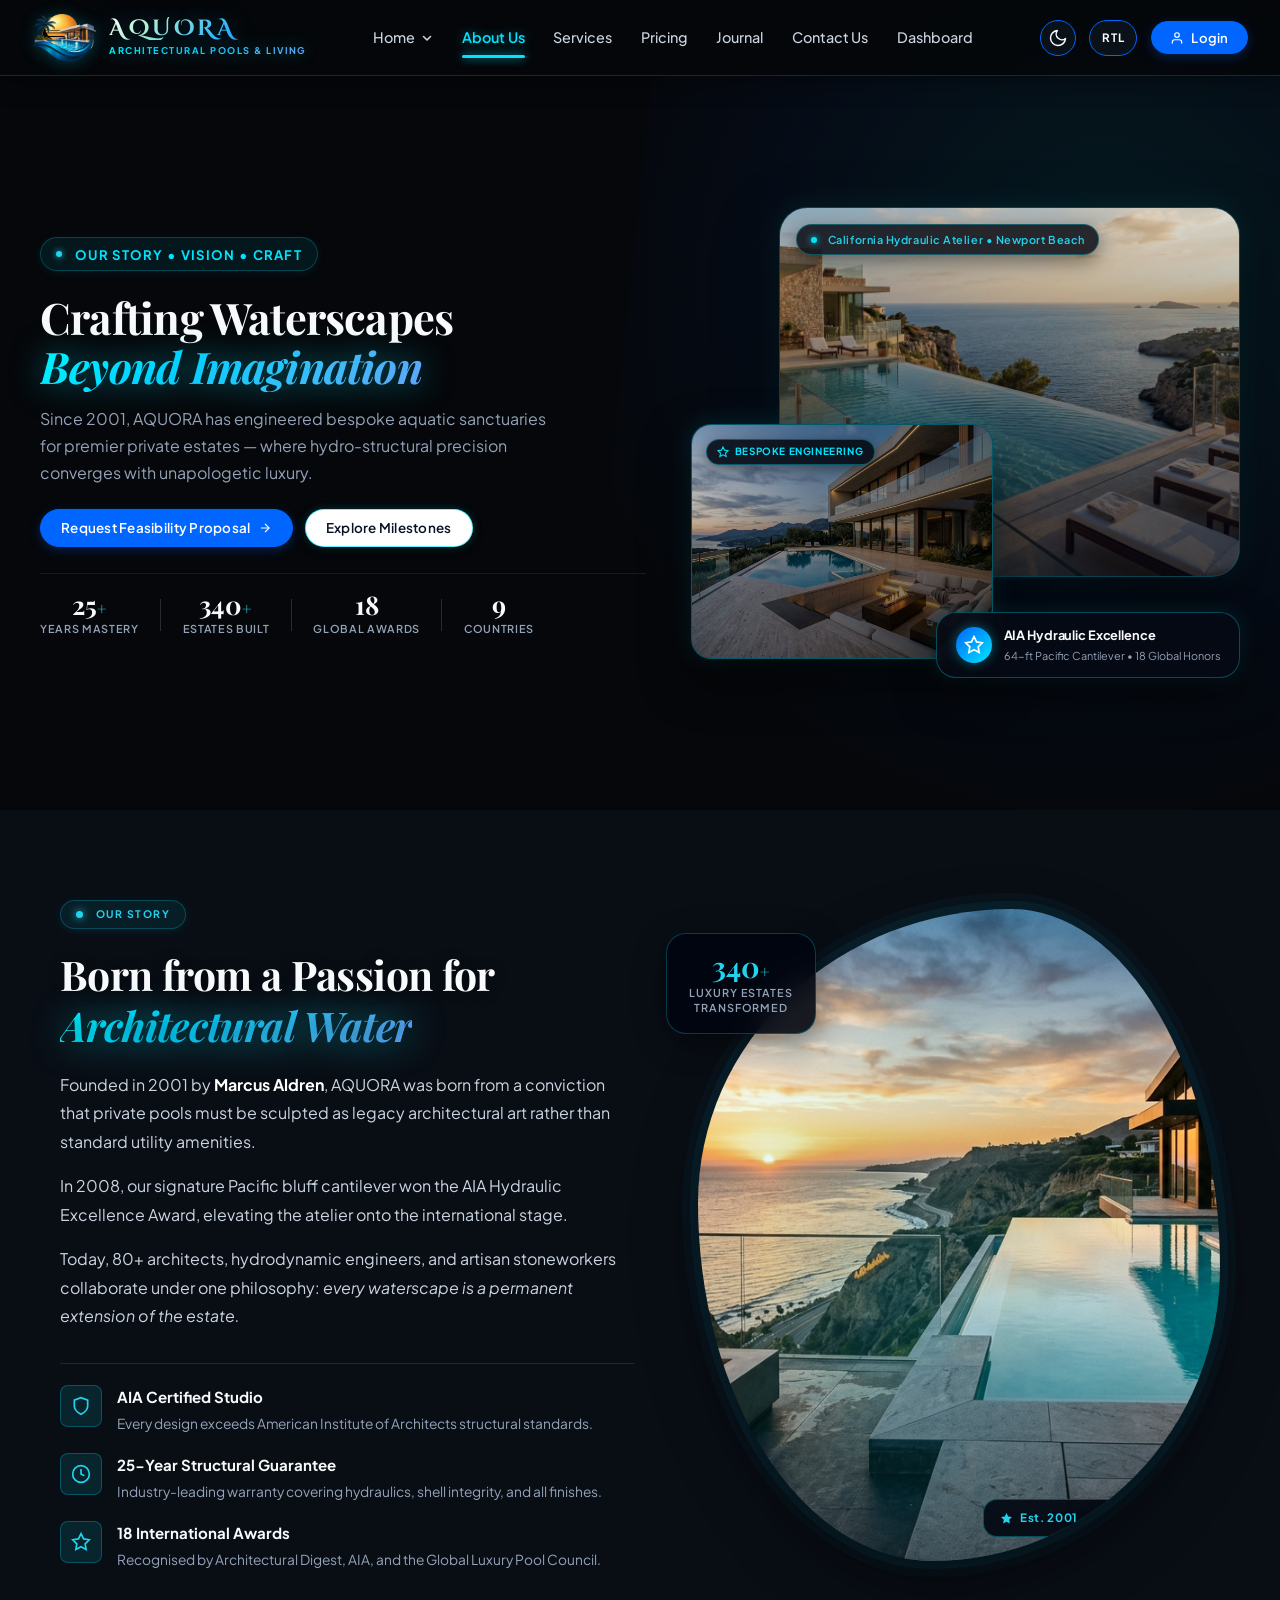
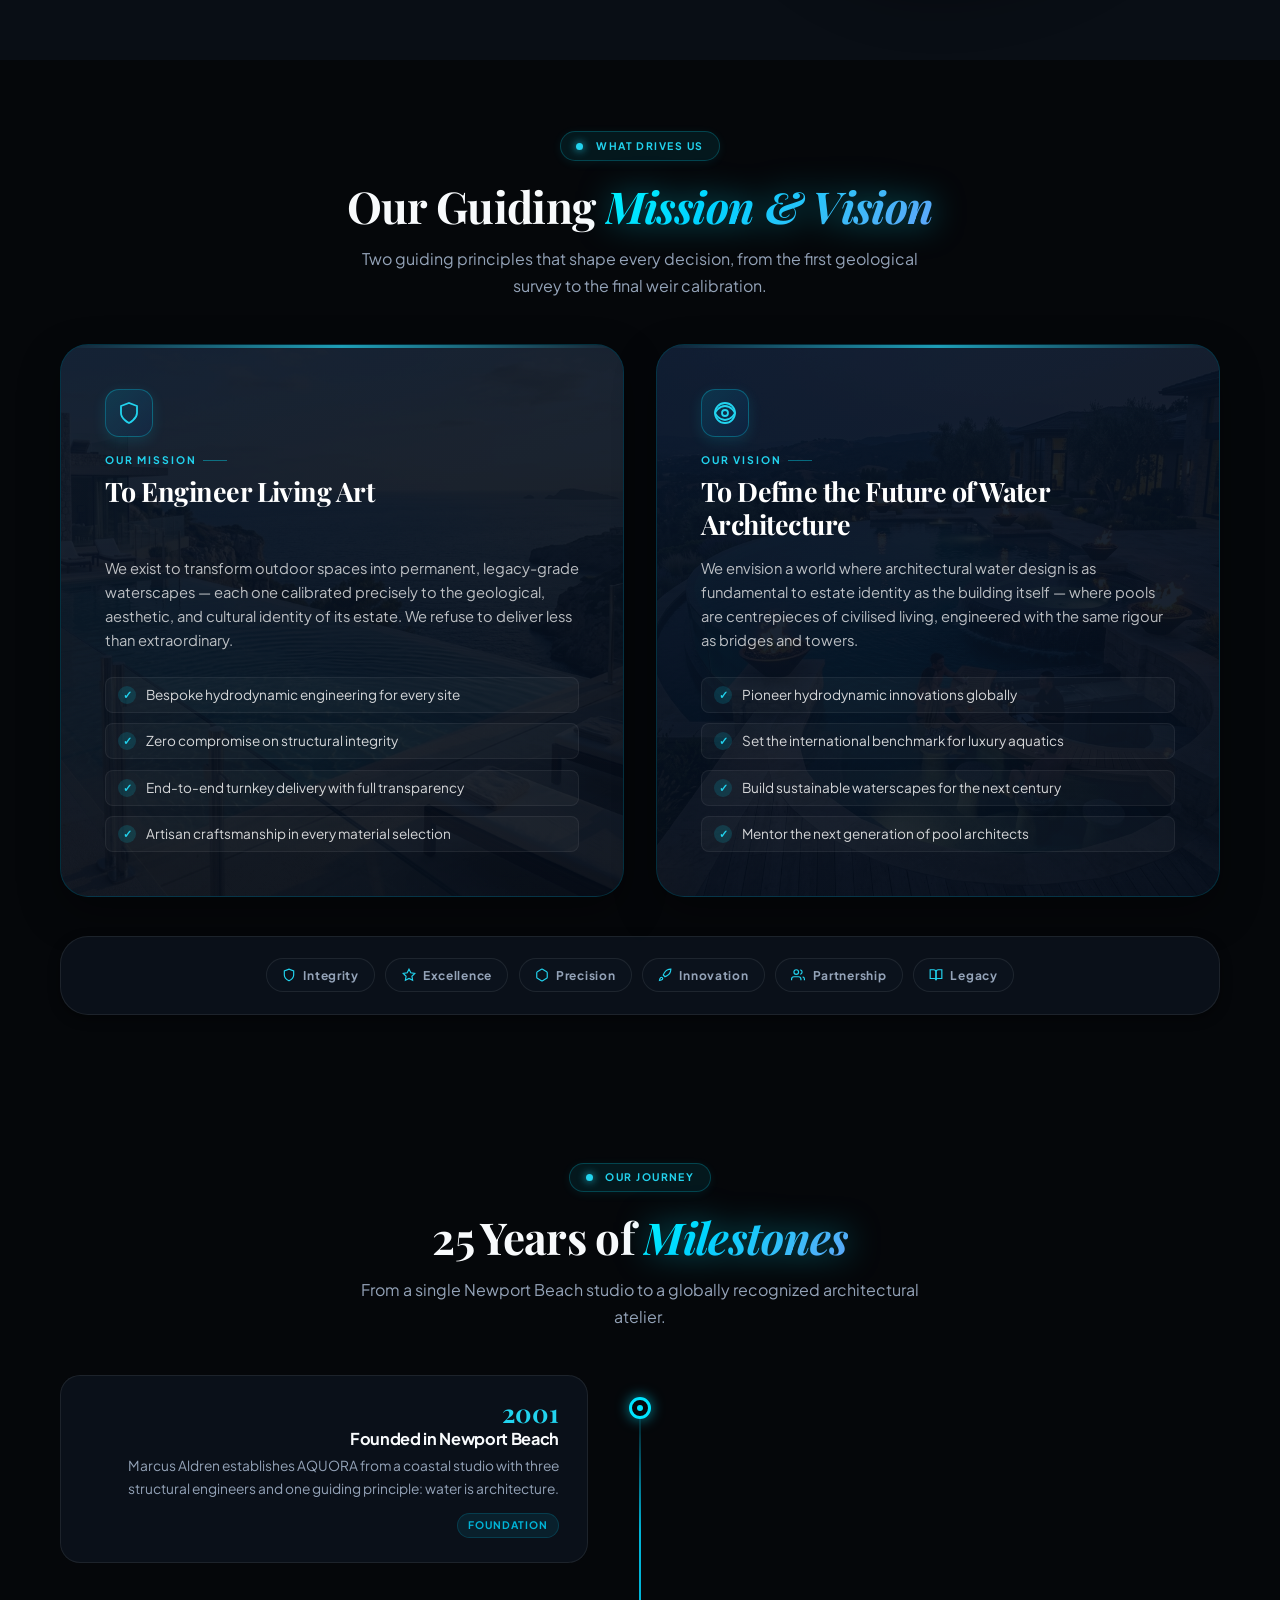
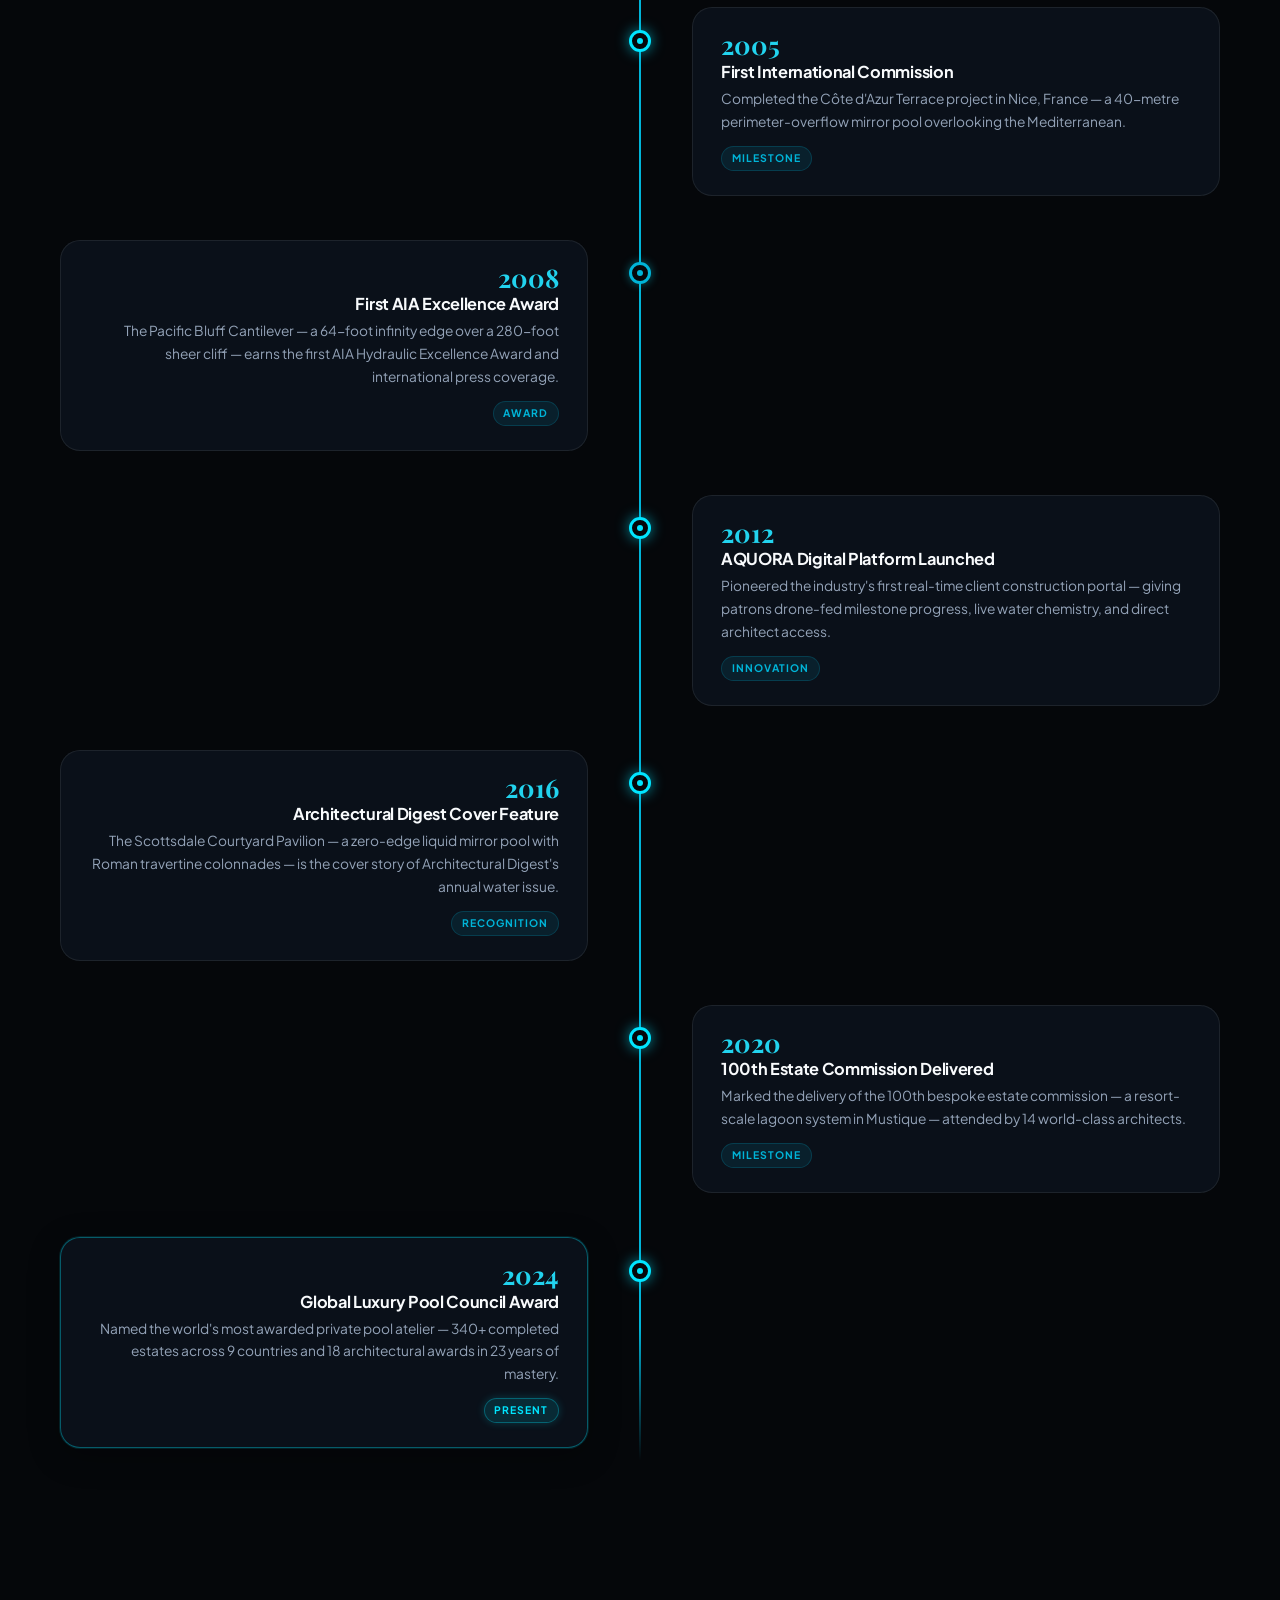
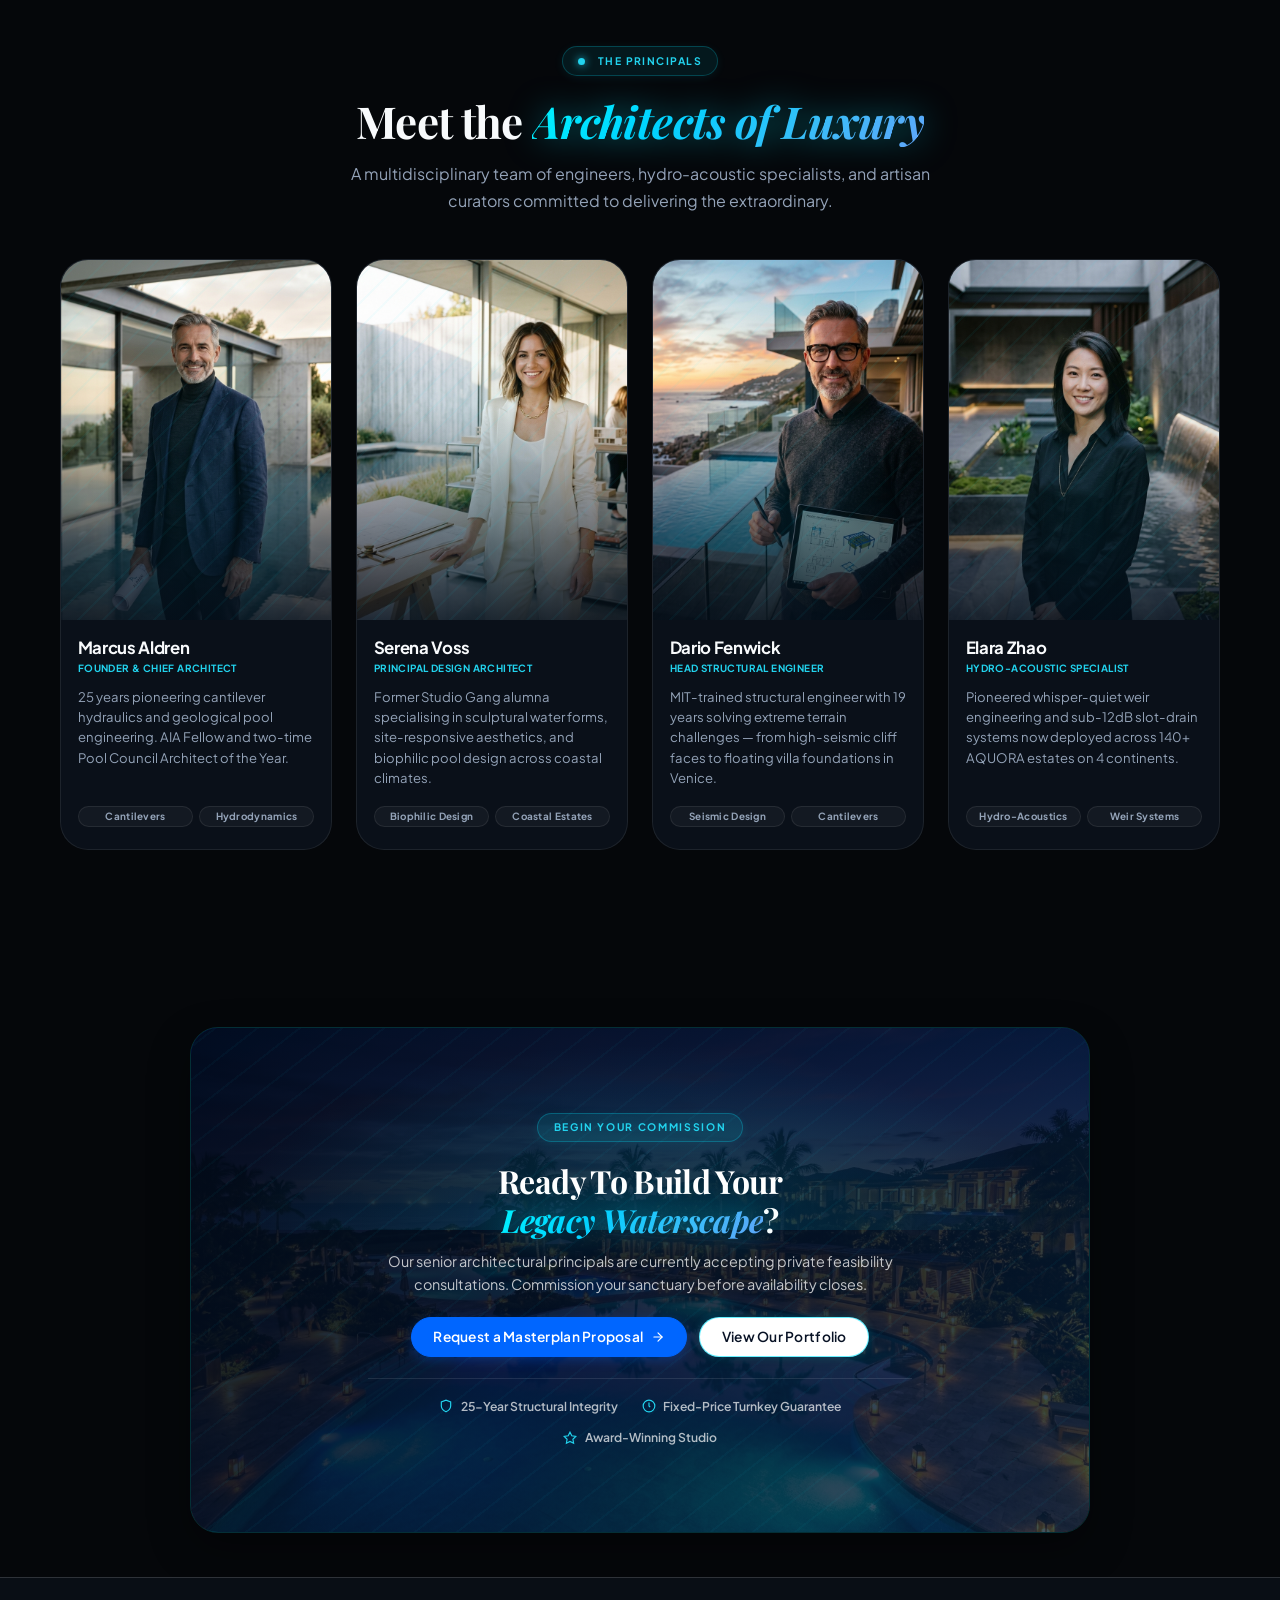
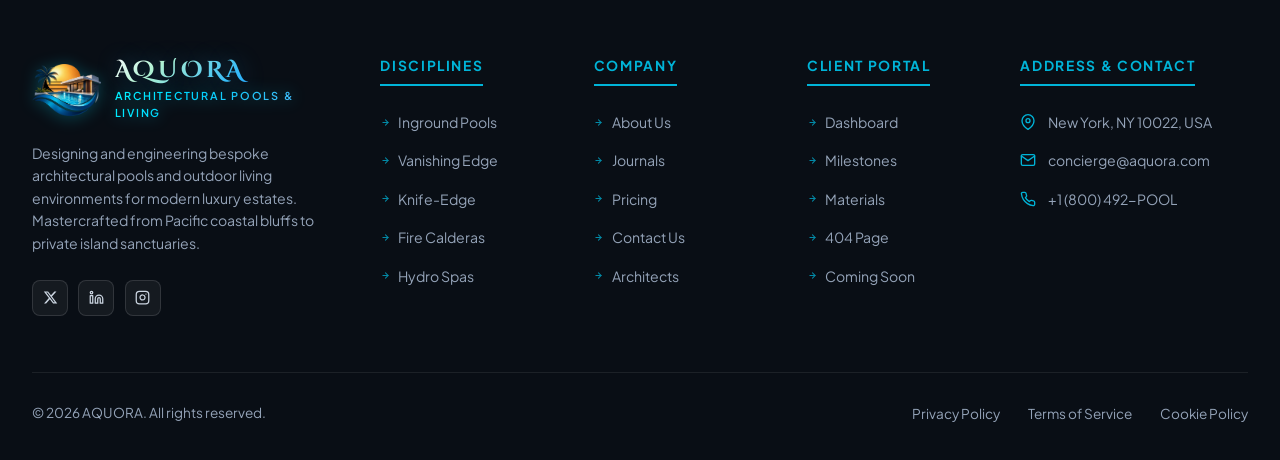
<file: about.html>
<!DOCTYPE html>
<html lang="en" data-theme="dark" dir="ltr">
<head>
  <meta charset="UTF-8">
  <meta name="viewport" content="width=device-width, initial-scale=1.0">
  <script>
    (function () {
      var t = localStorage.getItem('aquara-theme') || localStorage.getItem('aura-theme') || 'dark';
      document.documentElement.setAttribute('data-theme', t);
      var d = localStorage.getItem('aquara-dir') || localStorage.getItem('aura-rtl') || 'ltr';
      document.documentElement.setAttribute('dir', d);
    })();
</script>
  <title>About Us | AQUORA — Architectural Pools &amp; Living</title>
  <link rel="icon" type="image/png" href="assets/aquora-logo.png">
  <link rel="apple-touch-icon" href="assets/aquora-logo.png">
  <meta name="description" content="Learn the story behind AQUORA — our history, mission, values, and the world-class team crafting bespoke waterscapes for premier estates since 2001.">
  <link rel="preconnect" href="https://fonts.googleapis.com">
  <link rel="preconnect" href="https://fonts.gstatic.com" crossorigin>
  <link href="https://fonts.googleapis.com/css2?family=Playfair+Display:ital,wght@0,400;0,500;0,600;0,700;1,400;1,600&family=Plus+Jakarta+Sans:wght@300;400;500;600;700;800&display=swap" rel="stylesheet">
  <link rel="stylesheet" href="index.css">
  <link rel="stylesheet" href="about.css">
</head>
<body data-page="about">
  <div class="water-caustics-ambient" aria-hidden="true"></div>

  <header id="main-header" class="site-header" role="banner">
    <div class="header-container">
      <a href="index.html" class="brand-logo" aria-label="AQUORA Home">
        <div class="logo-mark" aria-hidden="true">
          <img src="assets/aquora-logo.png" alt="AQUORA Logo" class="brand-logo-img">
        </div>
        <div class="brand-text-group">
          <span class="brand-name">AQUORA</span>
          <span class="brand-tagline">ARCHITECTURAL POOLS &amp; LIVING</span>
        </div>
      </a>
      <nav class="desktop-nav" aria-label="Primary Navigation">
        <ul class="nav-menu">
          <li class="nav-item has-dropdown" id="home-dropdown-item">
            <button class="nav-link dropdown-toggle" id="home-dropdown-trigger" aria-expanded="false" aria-haspopup="true">
              <span>Home</span>
              <svg class="dropdown-chevron" width="12" height="12" viewBox="0 0 12 12" fill="none" xmlns="http://www.w3.org/2000/svg">
                <path d="M2.5 4.5L6 8L9.5 4.5" stroke="currentColor" stroke-width="1.6" stroke-linecap="round" stroke-linejoin="round"/>
              </svg>
            </button>
            <div class="dropdown-menu" id="home-dropdown-menu" role="menu" aria-labelledby="home-dropdown-trigger">
              <a href="index.html" class="dropdown-link" role="menuitem">Home 1</a>
              <div class="dropdown-divider"></div>
              <a href="home2.html" class="dropdown-link" role="menuitem">Home 2</a>
            </div>
          </li>
          <li class="nav-item"><a href="about.html" class="nav-link active" aria-current="page">About Us</a></li>
          <li class="nav-item"><a href="service.html" class="nav-link">Services</a></li>
          <li class="nav-item"><a href="pricing.html" class="nav-link">Pricing</a></li>
          <li class="nav-item"><a href="journal.html" class="nav-link">Journal</a></li>
          <li class="nav-item"><a href="contact.html" class="nav-link">Contact Us</a></li>
          <li class="nav-item"><a href="dashboard.html" class="nav-link">Dashboard</a></li>
        </ul>
      </nav>
      <div class="header-controls">
        <button id="theme-toggle-btn" class="control-btn theme-toggle" aria-label="Toggle Theme" title="Toggle Theme">
          <svg class="theme-icon icon-sun" width="20" height="20" viewBox="0 0 24 24" fill="none" stroke="currentColor" stroke-width="1.8" stroke-linecap="round" stroke-linejoin="round"><circle cx="12" cy="12" r="5"/><line x1="12" y1="1" x2="12" y2="3"/><line x1="12" y1="21" x2="12" y2="23"/><line x1="4.22" y1="4.22" x2="5.64" y2="5.64"/><line x1="18.36" y1="18.36" x2="19.78" y2="19.78"/><line x1="1" y1="12" x2="3" y2="12"/><line x1="21" y1="12" x2="23" y2="12"/><line x1="4.22" y1="19.78" x2="5.64" y2="18.36"/><line x1="18.36" y1="5.64" x2="19.78" y2="4.22"/></svg>
          <svg class="theme-icon icon-moon" width="20" height="20" viewBox="0 0 24 24" fill="none" stroke="currentColor" stroke-width="1.8" stroke-linecap="round" stroke-linejoin="round"><path d="M21 12.79A9 9 0 1 1 11.21 3 7 7 0 0 0 21 12.79z"/></svg>
        </button>
        <button id="rtl-toggle-btn" class="control-btn rtl-toggle" aria-label="Toggle RTL" title="Toggle RTL"><span class="rtl-text">RTL</span></button>
        <a href="login.html" id="header-login-btn" class="btn btn-primary desktop-only">
          <svg width="16" height="16" viewBox="0 0 24 24" fill="none" stroke="currentColor" stroke-width="2" stroke-linecap="round" stroke-linejoin="round"><path d="M20 21v-2a4 4 0 0 0-4-4H8a4 4 0 0 0-4 4v2"/><circle cx="12" cy="7" r="4"/></svg>
          <span>Login</span>
        </a>
        <button id="mobile-hamburger-btn" class="mobile-hamburger" aria-label="Open Menu" aria-expanded="false" aria-controls="mobile-nav-drawer">
          <span class="hamburger-line line-1"></span><span class="hamburger-line line-2"></span><span class="hamburger-line line-3"></span>
        </button>
      </div>
    </div>
  </header>

  <div id="mobile-drawer-overlay" class="mobile-drawer-overlay" aria-hidden="true"></div>
  <aside id="mobile-nav-drawer" class="mobile-nav-drawer" aria-label="Mobile Navigation" aria-hidden="true">
    <div class="drawer-header">
      <div class="drawer-brand">
        <div class="logo-mark" aria-hidden="true"><img src="assets/aquora-logo.png" alt="AQUORA Logo" class="brand-logo-img"></div>
        <div class="brand-text-group"><span class="brand-name" style="font-size:1.15rem;">AQUORA</span><span class="brand-tagline">ARCHITECTURAL POOLS &amp; LIVING</span></div>
      </div>
      <button id="drawer-close-btn" class="drawer-close-btn" aria-label="Close Menu"><svg width="24" height="24" viewBox="0 0 24 24" fill="none" stroke="currentColor" stroke-width="2"><line x1="18" y1="6" x2="6" y2="18"/><line x1="6" y1="6" x2="18" y2="18"/></svg></button>
    </div>
    <div class="drawer-content">
      <div class="drawer-home-switcher">
        <span class="drawer-section-label">SELECT EDITION</span>
        <div class="drawer-home-buttons">
          <a href="index.html" class="drawer-home-btn" id="drawer-home-1"><span>Home 1</span><small>Resort Luxury</small></a>
          <a href="home2.html" class="drawer-home-btn" id="drawer-home-2"><span>Home 2</span><small>The Experience</small></a>
        </div>
      </div>
      <nav class="drawer-nav">
        <ul class="drawer-menu">
          <li><a href="index.html" class="drawer-link"><span class="drawer-link-num">01</span> Home</a></li>
          <li><a href="about.html" class="drawer-link active"><span class="drawer-link-num">02</span> About Us</a></li>
          <li><a href="service.html" class="drawer-link"><span class="drawer-link-num">03</span> Services</a></li>
          <li><a href="pricing.html" class="drawer-link"><span class="drawer-link-num">04</span> Pricing</a></li>
          <li><a href="journal.html" class="drawer-link"><span class="drawer-link-num">05</span> Journal</a></li>
          <li><a href="contact.html" class="drawer-link"><span class="drawer-link-num">06</span> Contact Us</a></li>
          <li><a href="dashboard.html" class="drawer-link"><span class="drawer-link-num">07</span> Dashboard</a></li>
        </ul>
      </nav>
      <div class="drawer-footer">
        <a href="login.html" class="btn btn-primary btn-block"><svg width="18" height="18" viewBox="0 0 24 24" fill="none" stroke="currentColor" stroke-width="2" stroke-linecap="round" stroke-linejoin="round"><path d="M20 21v-2a4 4 0 0 0-4-4H8a4 4 0 0 0-4 4v2"/><circle cx="12" cy="7" r="4"/></svg><span>Login</span></a>
        <button class="btn btn-secondary btn-block" onclick="openQuoteModal('Mobile CTA')"><span>Request Consultation</span><svg width="16" height="16" viewBox="0 0 24 24" fill="none" stroke="currentColor" stroke-width="2"><line x1="5" y1="12" x2="19" y2="12"/><polyline points="12 5 19 12 12 19"/></svg></button>
      </div>
    </div>
  </aside>

  <main id="main-content">

    
    <section id="about-hero" class="about-hero-section" aria-label="About AQUORA">
      <div class="section-container">
        <div class="about-hero-split-grid">
          
          <div class="about-hero-text-col">
            <div class="hero-badge"><span class="badge-dot"></span><span class="badge-text">OUR STORY &bull; VISION &bull; CRAFT</span></div>
            <h1 class="about-hero-headline">Crafting Waterscapes<br><span class="highlight-aqua">Beyond Imagination</span></h1>
            <p class="about-hero-sub">Since 2001, AQUORA has engineered bespoke aquatic sanctuaries for premier private estates — where hydro-structural precision converges with unapologetic luxury.</p>
            <div class="about-hero-actions">
              <button class="btn btn-primary" onclick="openQuoteModal('About Hero')">
                <span>Request Feasibility Proposal</span>
                <svg width="15" height="15" viewBox="0 0 24 24" fill="none" stroke="currentColor" stroke-width="2"><line x1="5" y1="12" x2="19" y2="12"/><polyline points="12 5 19 12 12 19"/></svg>
              </button>
              <a href="#company-timeline" class="btn btn-secondary"><span>Explore Milestones</span></a>
            </div>
            <div class="about-hero-stats">
              <div class="about-stat"><span class="about-stat-num">25<span class="about-stat-plus">+</span></span><span class="about-stat-label">Years Mastery</span></div>
              <div class="about-stat-divider" aria-hidden="true"></div>
              <div class="about-stat"><span class="about-stat-num">340<span class="about-stat-plus">+</span></span><span class="about-stat-label">Estates Built</span></div>
              <div class="about-stat-divider" aria-hidden="true"></div>
              <div class="about-stat"><span class="about-stat-num">18</span><span class="about-stat-label">Global Awards</span></div>
              <div class="about-stat-divider" aria-hidden="true"></div>
              <div class="about-stat"><span class="about-stat-num">9</span><span class="about-stat-label">Countries</span></div>
            </div>
          </div>
          
          <div class="about-hero-media-col">
            <div class="about-hero-stage">
              
              <div class="about-hero-glow-fx" aria-hidden="true"></div>

              
              <div class="about-frame-main">
                <img src="assets/hero_infinity.jpg" alt="AQUORA signature Pacific Cantilever architectural infinity pool" class="about-hero-img-main" loading="eager" width="640" height="440">
                <div class="about-hero-scrim" aria-hidden="true"></div>
                <div class="about-hero-caustic" aria-hidden="true"></div>

                
                <div class="about-hero-top-badge">
                  <span class="media-live-dot" aria-hidden="true"></span>
                  <span>California Hydraulic Atelier &bull; Newport Beach</span>
                </div>
              </div>

              
              <div class="about-frame-accent">
                <img src="assets/hero_villa.jpg" alt="AQUORA bespoke estate waterscape stonework and crystal perimeter" class="about-hero-img-accent" loading="eager" width="360" height="270">
                <div class="about-accent-scrim" aria-hidden="true"></div>
                <div class="about-hero-caustic" aria-hidden="true"></div>

                
                <div class="about-accent-badge">
                  <svg width="12" height="12" viewBox="0 0 24 24" fill="none" stroke="currentColor" stroke-width="2.2"><polygon points="12 2 15.09 8.26 22 9.27 17 14.14 18.18 21.02 12 17.77 5.82 21.02 7 14.14 2 9.27 8.91 8.26 12 2"/></svg>
                  <span>Bespoke Engineering</span>
                </div>
              </div>

              
              <div class="about-hero-honor-card">
                <div class="honor-card-icon">
                  <svg width="20" height="20" viewBox="0 0 24 24" fill="none" stroke="currentColor" stroke-width="2">
                    <polygon points="12 2 15.09 8.26 22 9.27 17 14.14 18.18 21.02 12 17.77 5.82 21.02 7 14.14 2 9.27 8.91 8.26 12 2"></polygon>
                  </svg>
                </div>
                <div class="honor-card-text">
                  <strong>AIA Hydraulic Excellence</strong>
                  <span>64-ft Pacific Cantilever &bull; 18 Global Honors</span>
                </div>
              </div>

            </div>
          </div>
        </div>
      </div>
    </section>

    
    <section id="our-story" class="about-section our-story-section" aria-labelledby="story-title">
      <div class="section-container">
        <div class="story-grid">
          <div class="story-content-col">
            <span class="section-eyebrow"><span class="eyebrow-beacon" aria-hidden="true"></span><span class="eyebrow-text">OUR STORY</span></span>
            <h2 id="story-title" class="story-heading">Born from a Passion for <span class="highlight-aqua">Architectural Water</span></h2>
            <p class="story-narrative">Founded in 2001 by <strong>Marcus Aldren</strong>, AQUORA was born from a conviction that private pools must be sculpted as legacy architectural art rather than standard utility amenities.</p>
            <p class="story-narrative">In 2008, our signature Pacific bluff cantilever won the AIA Hydraulic Excellence Award, elevating the atelier onto the international stage.</p>
            <p class="story-narrative">Today, 80+ architects, hydrodynamic engineers, and artisan stoneworkers collaborate under one philosophy: <em>every waterscape is a permanent extension of the estate.</em></p>
            <div class="story-pillars">
              <div class="story-pillar"><div class="story-pillar-icon"><svg width="20" height="20" viewBox="0 0 24 24" fill="none" stroke="currentColor" stroke-width="2"><path d="M12 22s8-4 8-10V5l-8-3-8 3v7c0 6 8 10 8 10z"/></svg></div><div><strong>AIA Certified Studio</strong><p>Every design exceeds American Institute of Architects structural standards.</p></div></div>
              <div class="story-pillar"><div class="story-pillar-icon"><svg width="20" height="20" viewBox="0 0 24 24" fill="none" stroke="currentColor" stroke-width="2"><circle cx="12" cy="12" r="10"/><polyline points="12 6 12 12 16 14"/></svg></div><div><strong>25-Year Structural Guarantee</strong><p>Industry-leading warranty covering hydraulics, shell integrity, and all finishes.</p></div></div>
              <div class="story-pillar"><div class="story-pillar-icon"><svg width="20" height="20" viewBox="0 0 24 24" fill="none" stroke="currentColor" stroke-width="2"><polygon points="12 2 15.09 8.26 22 9.27 17 14.14 18.18 21.02 12 17.77 5.82 21.02 7 14.14 2 9.27 8.91 8.26 12 2"/></svg></div><div><strong>18 International Awards</strong><p>Recognised by Architectural Digest, AIA, and the Global Luxury Pool Council.</p></div></div>
            </div>
          </div>
          <div class="story-image-col">
            <div class="story-img-wrap">
              <img src="assets/project_infinity.jpg" alt="AQUORA founding project" class="story-img" loading="lazy">
              <div class="story-img-overlay" aria-hidden="true"></div>
              <div class="story-img-badge"><svg width="13" height="13" viewBox="0 0 24 24" fill="currentColor"><polygon points="12 2 15.09 8.26 22 9.27 17 14.14 18.18 21.02 12 17.77 5.82 21.02 7 14.14 2 9.27 8.91 8.26 12 2"/></svg>Est. 2001 &mdash; Newport Beach, CA</div>
            </div>
            <div class="story-float-card"><div class="story-float-num">340+</div><div class="story-float-label">Luxury Estates<br>Transformed</div></div>
          </div>
        </div>
      </div>
    </section>

    
    <section id="mission-vision" class="about-section about-mv-section" aria-labelledby="mv-title">
      <div class="section-container">
        <div class="section-header text-center">
          <span class="section-eyebrow"><span class="eyebrow-beacon" aria-hidden="true"></span><span class="eyebrow-text">WHAT DRIVES US</span></span>
          <h2 id="mv-title" class="section-title">Our Guiding <span class="highlight-aqua">Mission &amp; Vision</span></h2>
          <p class="section-subtitle">Two guiding principles that shape every decision, from the first geological survey to the final weir calibration.</p>
        </div>
        <div class="mv-cards-grid">
          <div class="mv-card mv-card-mission">
            <div class="mv-card-icon-wrap"><svg width="24" height="24" viewBox="0 0 24 24" fill="none" stroke="currentColor" stroke-width="1.8"><path d="M12 22s8-4 8-10V5l-8-3-8 3v7c0 6 8 10 8 10z"/></svg></div>
            <div class="mv-card-label">OUR MISSION</div>
            <h3 class="mv-card-title">To Engineer Living Art</h3>
            <p class="mv-card-body">We exist to transform outdoor spaces into permanent, legacy-grade waterscapes — each one calibrated precisely to the geological, aesthetic, and cultural identity of its estate. We refuse to deliver less than extraordinary.</p>
            <ul class="mv-card-list">
              <li><span class="mv-check">&#10003;</span>Bespoke hydrodynamic engineering for every site</li>
              <li><span class="mv-check">&#10003;</span>Zero compromise on structural integrity</li>
              <li><span class="mv-check">&#10003;</span>End-to-end turnkey delivery with full transparency</li>
              <li><span class="mv-check">&#10003;</span>Artisan craftsmanship in every material selection</li>
            </ul>
          </div>
          <div class="mv-card mv-card-vision">
            <div class="mv-card-icon-wrap"><svg width="24" height="24" viewBox="0 0 24 24" fill="none" stroke="currentColor" stroke-width="1.8"><circle cx="12" cy="12" r="10"/><path d="M2 12s3.5-7 10-7 10 7 10 7-3.5 7-10 7-10-7-10-7z"/><circle cx="12" cy="12" r="3"/></svg></div>
            <div class="mv-card-label">OUR VISION</div>
            <h3 class="mv-card-title">To Define the Future of Water Architecture</h3>
            <p class="mv-card-body">We envision a world where architectural water design is as fundamental to estate identity as the building itself — where pools are centrepieces of civilised living, engineered with the same rigour as bridges and towers.</p>
            <ul class="mv-card-list">
              <li><span class="mv-check">&#10003;</span>Pioneer hydrodynamic innovations globally</li>
              <li><span class="mv-check">&#10003;</span>Set the international benchmark for luxury aquatics</li>
              <li><span class="mv-check">&#10003;</span>Build sustainable waterscapes for the next century</li>
              <li><span class="mv-check">&#10003;</span>Mentor the next generation of pool architects</li>
            </ul>
          </div>
        </div>
        <div class="values-strip">
          <div class="value-chip"><svg width="14" height="14" viewBox="0 0 24 24" fill="none" stroke="currentColor" stroke-width="2"><path d="M12 22s8-4 8-10V5l-8-3-8 3v7c0 6 8 10 8 10z"/></svg>Integrity</div>
          <div class="value-chip"><svg width="14" height="14" viewBox="0 0 24 24" fill="none" stroke="currentColor" stroke-width="2"><polygon points="12 2 15.09 8.26 22 9.27 17 14.14 18.18 21.02 12 17.77 5.82 21.02 7 14.14 2 9.27 8.91 8.26 12 2"/></svg>Excellence</div>
          <div class="value-chip"><svg width="14" height="14" viewBox="0 0 24 24" fill="none" stroke="currentColor" stroke-width="2"><path d="M21 16V8a2 2 0 0 0-1-1.73l-7-4a2 2 0 0 0-2 0l-7 4A2 2 0 0 0 3 8v8a2 2 0 0 0 1 1.73l7 4a2 2 0 0 0 2 0l7-4A2 2 0 0 0 21 16z"/></svg>Precision</div>
          <div class="value-chip"><svg width="14" height="14" viewBox="0 0 24 24" fill="none" stroke="currentColor" stroke-width="2"><path d="M4.5 16.5c-1.5 1.26-2 5-2 5s3.74-.5 5-2c.71-.84.7-2.13-.09-2.91a2.18 2.18 0 0 0-2.91-.09z"/><path d="M12 15l-3-3a22 22 0 0 1 2-3.95A12.88 12.88 0 0 1 22 2c0 2.72-.78 7.5-6 11a22.35 22.35 0 0 1-4 2z"/></svg>Innovation</div>
          <div class="value-chip"><svg width="14" height="14" viewBox="0 0 24 24" fill="none" stroke="currentColor" stroke-width="2"><path d="M17 21v-2a4 4 0 0 0-4-4H5a4 4 0 0 0-4 4v2"/><circle cx="9" cy="7" r="4"/><path d="M23 21v-2a4 4 0 0 0-3-3.87"/><path d="M16 3.13a4 4 0 0 1 0 7.75"/></svg>Partnership</div>
          <div class="value-chip"><svg width="14" height="14" viewBox="0 0 24 24" fill="none" stroke="currentColor" stroke-width="2"><path d="M2 3h6a4 4 0 0 1 4 4v14a3 3 0 0 0-3-3H2z"/><path d="M22 3h-6a4 4 0 0 0-4 4v14a3 3 0 0 1 3-3h7z"/></svg>Legacy</div>
        </div>
      </div>
    </section>

    
    <section id="company-timeline" class="about-section about-timeline-section" aria-labelledby="timeline-title">
      <div class="section-container">
        <div class="section-header text-center">
          <span class="section-eyebrow"><span class="eyebrow-beacon" aria-hidden="true"></span><span class="eyebrow-text">OUR JOURNEY</span></span>
          <h2 id="timeline-title" class="section-title">25 Years of <span class="highlight-aqua">Milestones</span></h2>
          <p class="section-subtitle">From a single Newport Beach studio to a globally recognized architectural atelier.</p>
        </div>
        <div class="about-timeline">
          <div class="tl-item tl-left">
            <div class="tl-card"><span class="tl-year">2001</span><h3 class="tl-event">Founded in Newport Beach</h3><p class="tl-desc">Marcus Aldren establishes AQUORA from a coastal studio with three structural engineers and one guiding principle: water is architecture.</p><span class="tl-tag">Foundation</span></div>
            <div class="tl-dot-wrap"><div class="tl-dot"><div class="tl-dot-inner"></div></div></div>
            <div class="tl-card-spacer" aria-hidden="true"></div>
          </div>
          <div class="tl-item tl-right">
            <div class="tl-card-spacer" aria-hidden="true"></div>
            <div class="tl-dot-wrap"><div class="tl-dot"><div class="tl-dot-inner"></div></div></div>
            <div class="tl-card"><span class="tl-year">2005</span><h3 class="tl-event">First International Commission</h3><p class="tl-desc">Completed the C&ocirc;te d'Azur Terrace project in Nice, France — a 40-metre perimeter-overflow mirror pool overlooking the Mediterranean.</p><span class="tl-tag">Milestone</span></div>
          </div>
          <div class="tl-item tl-left">
            <div class="tl-card"><span class="tl-year">2008</span><h3 class="tl-event">First AIA Excellence Award</h3><p class="tl-desc">The Pacific Bluff Cantilever — a 64-foot infinity edge over a 280-foot sheer cliff — earns the first AIA Hydraulic Excellence Award and international press coverage.</p><span class="tl-tag">Award</span></div>
            <div class="tl-dot-wrap"><div class="tl-dot"><div class="tl-dot-inner"></div></div></div>
            <div class="tl-card-spacer" aria-hidden="true"></div>
          </div>
          <div class="tl-item tl-right">
            <div class="tl-card-spacer" aria-hidden="true"></div>
            <div class="tl-dot-wrap"><div class="tl-dot"><div class="tl-dot-inner"></div></div></div>
            <div class="tl-card"><span class="tl-year">2012</span><h3 class="tl-event">AQUORA Digital Platform Launched</h3><p class="tl-desc">Pioneered the industry's first real-time client construction portal — giving patrons drone-fed milestone progress, live water chemistry, and direct architect access.</p><span class="tl-tag">Innovation</span></div>
          </div>
          <div class="tl-item tl-left">
            <div class="tl-card"><span class="tl-year">2016</span><h3 class="tl-event">Architectural Digest Cover Feature</h3><p class="tl-desc">The Scottsdale Courtyard Pavilion — a zero-edge liquid mirror pool with Roman travertine colonnades — is the cover story of Architectural Digest's annual water issue.</p><span class="tl-tag">Recognition</span></div>
            <div class="tl-dot-wrap"><div class="tl-dot"><div class="tl-dot-inner"></div></div></div>
            <div class="tl-card-spacer" aria-hidden="true"></div>
          </div>
          <div class="tl-item tl-right">
            <div class="tl-card-spacer" aria-hidden="true"></div>
            <div class="tl-dot-wrap"><div class="tl-dot"><div class="tl-dot-inner"></div></div></div>
            <div class="tl-card"><span class="tl-year">2020</span><h3 class="tl-event">100th Estate Commission Delivered</h3><p class="tl-desc">Marked the delivery of the 100th bespoke estate commission — a resort-scale lagoon system in Mustique — attended by 14 world-class architects.</p><span class="tl-tag">Milestone</span></div>
          </div>
          <div class="tl-item tl-left">
            <div class="tl-card tl-card-active"><span class="tl-year">2024</span><h3 class="tl-event">Global Luxury Pool Council Award</h3><p class="tl-desc">Named the world's most awarded private pool atelier — 340+ completed estates across 9 countries and 18 architectural awards in 23 years of mastery.</p><span class="tl-tag tl-tag-highlight">Present</span></div>
            <div class="tl-dot-wrap"><div class="tl-dot tl-dot-active"><div class="tl-dot-inner"></div></div></div>
            <div class="tl-card-spacer" aria-hidden="true"></div>
          </div>
        </div>
      </div>
    </section>

    
    <section id="our-team" class="about-section" aria-labelledby="team-title">
      <div class="section-container">
        <div class="section-header text-center">
          <span class="section-eyebrow"><span class="eyebrow-beacon" aria-hidden="true"></span><span class="eyebrow-text">THE PRINCIPALS</span></span>
          <h2 id="team-title" class="section-title">Meet the <span class="highlight-aqua">Architects of Luxury</span></h2>
          <p class="section-subtitle">A multidisciplinary team of engineers, hydro-acoustic specialists, and artisan curators committed to delivering the extraordinary.</p>
        </div>
        <div class="team-grid">
          <div class="team-card">
            <div class="team-photo-wrap">
              <img src="assets/team_marcus.jpg" alt="Marcus Aldren" class="team-photo" loading="lazy">
              <div class="team-photo-scrim" aria-hidden="true"></div>
              <div class="team-social-row">
                <a href="#our-team" class="team-social-btn" aria-label="LinkedIn">
                  <svg width="14" height="14" viewBox="0 0 24 24" fill="none" stroke="currentColor" stroke-width="2">
                    <path d="M16 8a6 6 0 0 1 6 6v7h-4v-7a2 2 0 0 0-4 0v7h-4v-7a6 6 0 0 1 6-6z"/>
                    <rect x="2" y="9" width="4" height="12"/>
                    <circle cx="4" cy="4" r="2"/>
                  </svg>
                </a>
              </div>
            </div>
            <div class="team-info">
              <h3 class="team-name">Marcus Aldren</h3>
              <span class="team-role">Founder &amp; Chief Architect</span>
              <p class="team-bio">25 years pioneering cantilever hydraulics and geological pool engineering. AIA Fellow and two-time Pool Council Architect of the Year.</p>
              <div class="team-expertise">
                <span class="expertise-chip">Cantilevers</span>
                <span class="expertise-chip">Hydrodynamics</span>
              </div>
            </div>
          </div>

          <div class="team-card">
            <div class="team-photo-wrap">
              <img src="assets/team_serena.jpg" alt="Serena Voss" class="team-photo" loading="lazy">
              <div class="team-photo-scrim" aria-hidden="true"></div>
              <div class="team-social-row">
                <a href="#our-team" class="team-social-btn" aria-label="LinkedIn">
                  <svg width="14" height="14" viewBox="0 0 24 24" fill="none" stroke="currentColor" stroke-width="2">
                    <path d="M16 8a6 6 0 0 1 6 6v7h-4v-7a2 2 0 0 0-4 0v7h-4v-7a6 6 0 0 1 6-6z"/>
                    <rect x="2" y="9" width="4" height="12"/>
                    <circle cx="4" cy="4" r="2"/>
                  </svg>
                </a>
              </div>
            </div>
            <div class="team-info">
              <h3 class="team-name">Serena Voss</h3>
              <span class="team-role">Principal Design Architect</span>
              <p class="team-bio">Former Studio Gang alumna specialising in sculptural water forms, site-responsive aesthetics, and biophilic pool design across coastal climates.</p>
              <div class="team-expertise">
                <span class="expertise-chip">Biophilic Design</span>
                <span class="expertise-chip">Coastal Estates</span>
              </div>
            </div>
          </div>

          <div class="team-card">
            <div class="team-photo-wrap">
              <img src="assets/team_dario.jpg" alt="Dario Fenwick" class="team-photo" loading="lazy">
              <div class="team-photo-scrim" aria-hidden="true"></div>
              <div class="team-social-row">
                <a href="#our-team" class="team-social-btn" aria-label="LinkedIn">
                  <svg width="14" height="14" viewBox="0 0 24 24" fill="none" stroke="currentColor" stroke-width="2">
                    <path d="M16 8a6 6 0 0 1 6 6v7h-4v-7a2 2 0 0 0-4 0v7h-4v-7a6 6 0 0 1 6-6z"/>
                    <rect x="2" y="9" width="4" height="12"/>
                    <circle cx="4" cy="4" r="2"/>
                  </svg>
                </a>
              </div>
            </div>
            <div class="team-info">
              <h3 class="team-name">Dario Fenwick</h3>
              <span class="team-role">Head Structural Engineer</span>
              <p class="team-bio">MIT-trained structural engineer with 19 years solving extreme terrain challenges — from high-seismic cliff faces to floating villa foundations in Venice.</p>
              <div class="team-expertise">
                <span class="expertise-chip">Seismic Design</span>
                <span class="expertise-chip">Cantilevers</span>
              </div>
            </div>
          </div>

          <div class="team-card">
            <div class="team-photo-wrap">
              <img src="assets/team_elara.jpg" alt="Elara Zhao" class="team-photo" loading="lazy">
              <div class="team-photo-scrim" aria-hidden="true"></div>
              <div class="team-social-row">
                <a href="#our-team" class="team-social-btn" aria-label="LinkedIn">
                  <svg width="14" height="14" viewBox="0 0 24 24" fill="none" stroke="currentColor" stroke-width="2">
                    <path d="M16 8a6 6 0 0 1 6 6v7h-4v-7a2 2 0 0 0-4 0v7h-4v-7a6 6 0 0 1 6-6z"/>
                    <rect x="2" y="9" width="4" height="12"/>
                    <circle cx="4" cy="4" r="2"/>
                  </svg>
                </a>
              </div>
            </div>
            <div class="team-info">
              <h3 class="team-name">Elara Zhao</h3>
              <span class="team-role">Hydro-Acoustic Specialist</span>
              <p class="team-bio">Pioneered whisper-quiet weir engineering and sub-12dB slot-drain systems now deployed across 140+ AQUORA estates on 4 continents.</p>
              <div class="team-expertise">
                <span class="expertise-chip">Hydro-Acoustics</span>
                <span class="expertise-chip">Weir Systems</span>
              </div>
            </div>
          </div>
        </div>
      </div>
    </section>

    
    <section id="about-cta" class="about-cta-section" aria-label="Commission your waterscape">
      <div class="section-container">
        <div class="final-cta-card">
          <div class="final-cta-bg-wrapper"><img src="assets/cta_twilight.jpg" alt="Twilight luxury pool" class="final-cta-img" loading="lazy" width="1400" height="788"><div class="final-cta-scrim" aria-hidden="true"></div><div class="final-cta-water-glow" aria-hidden="true"></div></div>
          <div class="final-cta-inner">
            <span class="final-cta-eyebrow">BEGIN YOUR COMMISSION</span>
            <h2 class="final-cta-headline">Ready To Build Your <span class="highlight-aqua">Legacy Waterscape</span>?</h2>
            <p class="final-cta-subtitle">Our senior architectural principals are currently accepting private feasibility consultations. Commission your sanctuary before availability closes.</p>
            <div class="final-cta-buttons">
              <button class="btn btn-primary" onclick="openQuoteModal('About Page CTA')"><span>Request a Masterplan Proposal</span><svg width="16" height="16" viewBox="0 0 24 24" fill="none" stroke="currentColor" stroke-width="2" stroke-linecap="round" stroke-linejoin="round"><line x1="5" y1="12" x2="19" y2="12"/><polyline points="12 5 19 12 12 19"/></svg></button>
              <a href="index.html#featured-projects" class="btn btn-secondary"><span>View Our Portfolio</span></a>
            </div>
            <div class="final-cta-guarantees">
              <div class="guarantee-item"><svg width="16" height="16" viewBox="0 0 24 24" fill="none" stroke="currentColor" stroke-width="2"><path d="M12 22s8-4 8-10V5l-8-3-8 3v7c0 6 8 10 8 10z"/></svg><span>25-Year Structural Integrity</span></div>
              <div class="guarantee-item"><svg width="16" height="16" viewBox="0 0 24 24" fill="none" stroke="currentColor" stroke-width="2"><circle cx="12" cy="12" r="10"/><polyline points="12 6 12 12 14 14"/></svg><span>Fixed-Price Turnkey Guarantee</span></div>
              <div class="guarantee-item"><svg width="16" height="16" viewBox="0 0 24 24" fill="none" stroke="currentColor" stroke-width="2"><polygon points="12 2 15.09 8.26 22 9.27 17 14.14 18.18 21.02 12 17.77 5.82 21.02 7 14.14 2 9.27 8.91 8.26 12 2"/></svg><span>Award-Winning Studio</span></div>
            </div>
          </div>
        </div>
      </div>
    </section>

  </main>

  
  <footer id="footer" class="site-footer" role="contentinfo">
    <div class="footer-container">

      
      <div class="footer-top">

        
        <div class="footer-brand-col">
          <a href="index.html" class="footer-brand-logo" aria-label="AQUORA Home">
            <div class="logo-mark" aria-hidden="true">
              <img src="assets/aquora-logo.png" alt="AQUORA Logo" class="brand-logo-img">
            </div>
            <div class="brand-text-group">
              <span class="brand-name">AQUORA</span>
              <span class="brand-tagline">ARCHITECTURAL POOLS &amp; LIVING</span>
            </div>
          </a>
          <p class="footer-description">
            Designing and engineering bespoke architectural pools and outdoor living environments for modern luxury estates. Mastercrafted from Pacific coastal bluffs to private island sanctuaries.
          </p>
          <div class="footer-social-links" aria-label="Social Media">
            <a href="#footer" class="social-link" aria-label="X" title="X">
              <svg width="15" height="15" viewBox="0 0 24 24" fill="currentColor"><path d="M18.244 2.25h3.308l-7.227 8.26 8.502 11.24H16.17l-5.214-6.817L4.99 21.75H1.68l7.73-8.835L1.254 2.25H8.08l4.713 6.231zm-1.161 17.52h1.833L7.084 4.126H5.117z"></path></svg>
            </a>
            <a href="#footer" class="social-link" aria-label="LinkedIn" title="LinkedIn">
              <svg width="15" height="15" viewBox="0 0 24 24" fill="none" stroke="currentColor" stroke-width="2" stroke-linecap="round" stroke-linejoin="round"><path d="M16 8a6 6 0 0 1 6 6v7h-4v-7a2 2 0 0 0-2-2 2 2 0 0 0-2 2v7h-4v-7a6 6 0 0 1 6-6z"></path><rect x="2" y="9" width="4" height="12"></rect><circle cx="4" cy="4" r="2"></circle></svg>
            </a>
            <a href="#footer" class="social-link" aria-label="Instagram" title="Instagram">
              <svg width="15" height="15" viewBox="0 0 24 24" fill="none" stroke="currentColor" stroke-width="2" stroke-linecap="round" stroke-linejoin="round"><rect x="2" y="2" width="20" height="20" rx="5" ry="5"></rect><path d="M16 11.37A4 4 0 1 1 12.63 8 4 4 0 0 1 16 11.37z"></path><line x1="17.5" y1="6.5" x2="17.51" y2="6.5"></line></svg>
            </a>
          </div>
        </div>

        
        <div class="footer-col">
          <h4 class="footer-col-title">Disciplines</h4>
          <ul class="footer-links">
            <li><a href="service detail.html?service=inground">Inground Pools</a></li>
            <li><a href="service detail.html?service=vanishing">Vanishing Edge</a></li>
            <li><a href="service detail.html?service=knife-edge">Knife-Edge</a></li>
            <li><a href="service detail.html?service=fire-caldera">Fire Calderas</a></li>
            <li><a href="service detail.html?service=hydro-spa">Hydro Spas</a></li>
          </ul>
        </div>

        
        <div class="footer-col">
          <h4 class="footer-col-title">Company</h4>
          <ul class="footer-links">
            <li><a href="about.html">About Us</a></li>
            <li><a href="journal.html">Journals</a></li>
            <li><a href="pricing.html">Pricing</a></li>
            <li><a href="contact.html">Contact Us</a></li>
            <li><a href="about.html#team">Architects</a></li>
          </ul>
        </div>

        
        <div class="footer-col">
          <h4 class="footer-col-title">Client Portal</h4>
          <ul class="footer-links">
            <li><a href="dashboard.html">Dashboard</a></li>
            <li><a href="dashboard.html#milestones">Milestones</a></li>
            <li><a href="dashboard.html#materials">Materials</a></li>
            <li><a href="404.html">404 Page</a></li>
            <li><a href="coming soon.html">Coming Soon</a></li>
          </ul>
        </div>

        
        <div class="footer-col footer-contact-col">
          <h4 class="footer-col-title">Address &amp; Contact</h4>
          <div class="footer-contact-list">
            <div class="contact-entry">
              <svg width="16" height="16" viewBox="0 0 24 24" fill="none" stroke="currentColor" stroke-width="2" stroke-linecap="round" stroke-linejoin="round"><path d="M21 10c0 7-9 13-9 13s-9-6-9-13a9 9 0 0 1 18 0z"></path><circle cx="12" cy="10" r="3"></circle></svg>
              <span>New York, NY 10022, USA</span>
            </div>
            <div class="contact-entry">
              <svg width="16" height="16" viewBox="0 0 24 24" fill="none" stroke="currentColor" stroke-width="2" stroke-linecap="round" stroke-linejoin="round"><path d="M4 4h16c1.1 0 2 .9 2 2v12c0 1.1-.9 2-2 2H4c-1.1 0-2-.9-2-2V6c0-1.1.9-2 2-2z"></path><polyline points="22,6 12,13 2,6"></polyline></svg>
              <a href="mailto:concierge@aquora.com">concierge@aquora.com</a>
            </div>
            <div class="contact-entry">
              <svg width="16" height="16" viewBox="0 0 24 24" fill="none" stroke="currentColor" stroke-width="2" stroke-linecap="round" stroke-linejoin="round"><path d="M22 16.92v3a2 2 0 0 1-2.18 2 19.79 19.79 0 0 1-8.63-3.07 19.5 19.5 0 0 1-6-6 19.79 19.79 0 0 1-3.07-8.67A2 2 0 0 1 4.11 2h3a2 2 0 0 1 2 1.72 12.84 12.84 0 0 0 .7 2.81 2 2 0 0 1-.45 2.11L8.09 9.91a16 16 0 0 0 6 6l1.27-1.27a2 2 0 0 1 2.11-.45 12.84 12.84 0 0 0 2.81.7A2 2 0 0 1 22 16.92z"></path></svg>
              <a href="tel:+18004927665">+1 (800) 492-POOL</a>
            </div>
          </div>
        </div>

      </div>

      
      <div class="footer-bottom">
        <div class="footer-copyright">
          &copy; 2026 AQUORA. All rights reserved.
        </div>
        <div class="footer-legal-links">
          <a href="#footer">Privacy Policy</a>
          <a href="#footer">Terms of Service</a>
          <a href="#footer">Cookie Policy</a>
        </div>
      </div>

    </div>
  </footer>

  
  <div id="quote-modal" class="modal-overlay" aria-hidden="true" role="dialog" aria-modal="true" aria-labelledby="quote-modal-title">
    <div class="modal-dialog">
      <button class="modal-close-btn" onclick="closeQuoteModal()" aria-label="Close"><svg width="24" height="24" viewBox="0 0 24 24" fill="none" stroke="currentColor" stroke-width="2"><line x1="18" y1="6" x2="6" y2="18"/><line x1="6" y1="6" x2="18" y2="18"/></svg></button>
      <div class="modal-header"><span class="modal-eyebrow">ESTATE INQUIRY</span><h3 id="quote-modal-title" class="modal-title">Request a Masterplan Proposal</h3><p class="modal-subtitle">Share your vision and our senior architectural director will prepare an initial feasibility analysis.</p></div>
      <form id="quote-form" class="modal-form" onsubmit="handleQuoteSubmit(event)">
        <div class="form-row-2"><div class="form-group"><label for="quote-name">Full Name *</label><input type="text" id="quote-name" required placeholder="e.g. Victoria Sterling" class="form-input"></div><div class="form-group"><label for="quote-email">Email *</label><input type="email" id="quote-email" required placeholder="victoria@estate.com" class="form-input"></div></div>
        <div class="form-row-2"><div class="form-group"><label for="quote-phone">Phone *</label><input type="tel" id="quote-phone" required placeholder="+1 (555) 019-2834" class="form-input"></div><div class="form-group"><label for="quote-type">Pool Paradigm *</label><select id="quote-type" class="form-input" required><option>Vanishing Infinity Edge</option><option>Inground Architectural</option><option>Custom Sculptural</option></select></div></div>
        <div class="form-group"><label for="quote-notes">Vision Details</label><textarea id="quote-notes" rows="3" placeholder="Tell us about your property, terrain, preferred finishes..." class="form-input"></textarea></div>
        <button type="submit" class="btn btn-primary btn-block btn-large"><span>Submit Proposal Request</span><svg width="18" height="18" viewBox="0 0 24 24" fill="none" stroke="currentColor" stroke-width="2"><line x1="5" y1="12" x2="19" y2="12"/><polyline points="12 5 19 12 12 19"/></svg></button>
        <p class="form-disclaimer">All inquiries are safeguarded under strict privacy and non-disclosure standards.</p>
      </form>
    </div>
  </div>

  <div id="login-modal" class="modal-overlay" aria-hidden="true" role="dialog" aria-modal="true" aria-labelledby="login-modal-title">
    <div class="modal-dialog modal-dialog-sm">
      <button class="modal-close-btn" onclick="closeLoginModal()" aria-label="Close"><svg width="24" height="24" viewBox="0 0 24 24" fill="none" stroke="currentColor" stroke-width="2"><line x1="18" y1="6" x2="6" y2="18"/><line x1="6" y1="6" x2="18" y2="18"/></svg></button>
      <div class="modal-header"><span class="modal-eyebrow">PORTAL ACCESS</span><h3 id="login-modal-title" class="modal-title">Client Dashboard Login</h3><p class="modal-subtitle">Access your project milestones and direct architectural messages.</p></div>
      <div class="demo-credentials-callout"><span class="callout-label">Demo:</span><code>client@aquora.com | paradise2026</code><button type="button" class="btn-fill-demo" onclick="fillDemoCredentials()">Auto-Fill</button></div>
      <form id="login-form" class="modal-form" onsubmit="handleLoginSubmit(event)">
        <div class="form-group"><label for="login-email">Client Email</label><input type="email" id="login-email" required placeholder="name@estate.com" class="form-input"></div>
        <div class="form-group"><label for="login-password">Password</label><input type="password" id="login-password" required placeholder="••••••••" class="form-input"></div>
        <button type="submit" class="btn btn-primary btn-block btn-large"><span>Enter Client Portal</span><svg width="18" height="18" viewBox="0 0 24 24" fill="none" stroke="currentColor" stroke-width="2"><path d="M15 3h4a2 2 0 0 1 2 2v14a2 2 0 0 1-2 2h-4"/><polyline points="10 17 15 12 10 7"/><line x1="15" y1="12" x2="3" y2="12"/></svg></button>
      </form>
    </div>
  </div>

  <div id="toast-notification" class="toast-container" aria-live="polite" aria-atomic="true"></div>
  <script src="index.js"></script>
  <script src="about.js"></script>
</body>
</html>
</file>
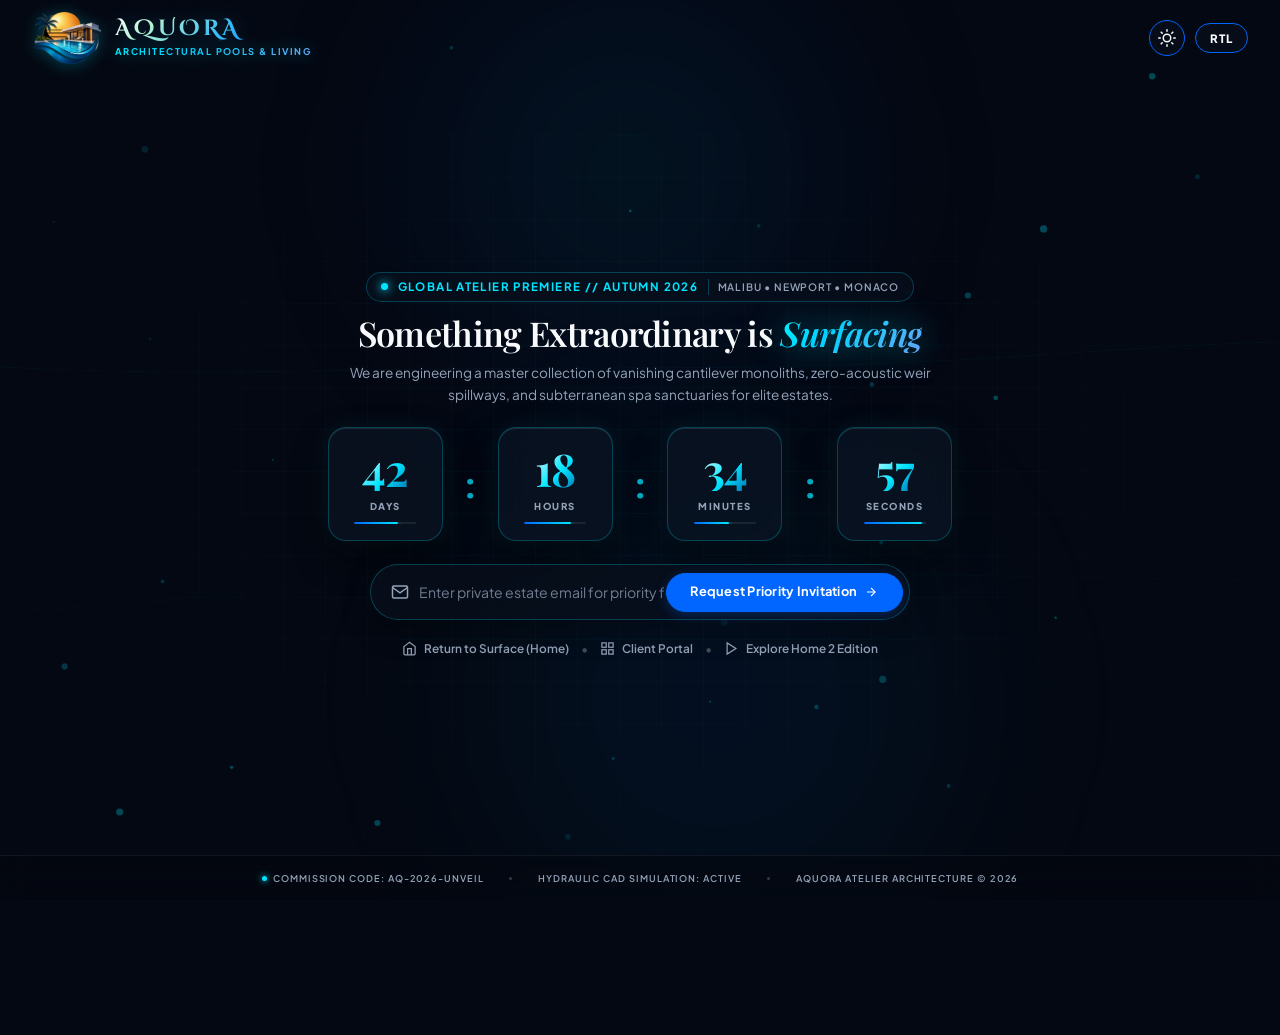
<file: coming soon.html>
<!DOCTYPE html>
<html lang="en" data-theme="dark" dir="ltr">

<head>
  <meta charset="UTF-8">
  <meta name="viewport" content="width=device-width, initial-scale=1.0, maximum-scale=1.0, user-scalable=no">
  <script>
    (function () {
      var t = localStorage.getItem('aquara-theme') || localStorage.getItem('aura-theme') || 'dark';
      document.documentElement.setAttribute('data-theme', t);
      var d = localStorage.getItem('aquara-dir') || localStorage.getItem('aura-rtl') || 'ltr';
      document.documentElement.setAttribute('dir', d);
    })();
</script>
  <title>Coming Soon // Next-Gen Architectural Waterscapes | AQUORA</title>
  <link rel="icon" type="image/png" href="assets/aquora-logo.png">
  <meta name="description"
    content="AQUORA is unveiling its most confidential architectural pool collection. Precision cantilevered infinity monoliths, bioluminescent optics, and automated hydraulic living.">

  <link rel="preconnect" href="https://fonts.googleapis.com">
  <link rel="preconnect" href="https://fonts.gstatic.com" crossorigin>
  <link
    href="https://fonts.googleapis.com/css2?family=Cinzel+Decorative:wght@700;900&family=Cinzel:wght@600;700;800&family=Playfair+Display:ital,wght@0,400;0,600;0,700;1,400;1,600&family=Plus+Jakarta+Sans:wght@300;400;500;600;700;800&display=swap"
    rel="stylesheet">

  <link rel="stylesheet" href="index.css">
  <link rel="stylesheet" href="coming soon.css">
</head>

<body class="page-cs-body">

  <canvas id="cs-ambient-canvas" class="cs-bg-canvas" aria-hidden="true"></canvas>

  <div class="cs-glow-orb cs-glow-1" aria-hidden="true"></div>
  <div class="cs-glow-orb cs-glow-2" aria-hidden="true"></div>
  <div class="cs-grid-mesh" aria-hidden="true"></div>

  <div class="cs-topbar">
    <a href="index.html" class="brand-logo" aria-label="AQUORA Home">
      <div class="logo-mark" aria-hidden="true">
        <img src="assets/aquora-logo.png" alt="AQUORA Logo" class="brand-logo-img">
      </div>
      <div class="brand-text-group">
        <span class="brand-name">AQUORA</span>
        <span class="brand-tagline">ARCHITECTURAL POOLS &amp; LIVING</span>
      </div>
    </a>

    <div class="cs-controls">
      <button id="theme-toggle-btn" class="cs-ctrl-btn theme-toggle" aria-label="Toggle Light and Dark Mode" title="Toggle Theme">
        <svg class="cs-icon icon-sun" width="18" height="18" viewBox="0 0 24 24" fill="none" stroke="currentColor"
          stroke-width="2" stroke-linecap="round" stroke-linejoin="round">
          <circle cx="12" cy="12" r="5"></circle>
          <line x1="12" y1="1" x2="12" y2="3"></line>
          <line x1="12" y1="21" x2="12" y2="23"></line>
          <line x1="4.22" y1="4.22" x2="5.64" y2="5.64"></line>
          <line x1="18.36" y1="18.36" x2="19.78" y2="19.78"></line>
          <line x1="1" y1="12" x2="3" y2="12"></line>
          <line x1="21" y1="12" x2="23" y2="12"></line>
          <line x1="4.22" y1="19.78" x2="5.64" y2="18.36"></line>
          <line x1="18.36" y1="5.64" x2="19.78" y2="4.22"></line>
        </svg>
        <svg class="cs-icon icon-moon" width="18" height="18" viewBox="0 0 24 24" fill="none" stroke="currentColor"
          stroke-width="2" stroke-linecap="round" stroke-linejoin="round">
          <path d="M21 12.79A9 9 0 1 1 11.21 3 7 7 0 0 0 21 12.79z"></path>
        </svg>
      </button>

      <button id="rtl-toggle-btn" class="cs-ctrl-btn rtl-toggle" aria-label="Toggle Right-to-Left Direction" title="Toggle RTL">
        <span class="cs-rtl-text">RTL</span>
      </button>
    </div>
  </div>

  <main class="cs-viewport-container">

    <div class="cs-content-stage">

      <div class="cs-badge">
        <span class="cs-beacon-pulse" aria-hidden="true"></span>
        <span class="cs-badge-text">GLOBAL ATELIER PREMIERE // AUTUMN 2026</span>
        <span class="cs-coord-tag">MALIBU &bull; NEWPORT &bull; MONACO</span>
      </div>

      <h1 class="cs-title">
        Something Extraordinary is <span class="highlight-aqua">Surfacing</span>
      </h1>

      <p class="cs-description">
        We are engineering a master collection of vanishing cantilever monoliths, zero-acoustic weir spillways, and subterranean spa sanctuaries for elite estates.
      </p>

      <div class="cs-countdown-wrap" id="cs-countdown" role="timer" aria-label="Time Remaining until Worldwide Architectural Unveiling">
        
        <div class="cs-timer-box" data-unit="days">
          <div class="cs-timer-num-wrap">
            <span class="cs-timer-num" id="cd-days">42</span>
          </div>
          <span class="cs-timer-label">DAYS</span>
          <div class="cs-timer-bar"><span class="cs-timer-fill" id="bar-days"></span></div>
        </div>

        <span class="cs-timer-separator" aria-hidden="true">:</span>

        <div class="cs-timer-box" data-unit="hours">
          <div class="cs-timer-num-wrap">
            <span class="cs-timer-num" id="cd-hours">18</span>
          </div>
          <span class="cs-timer-label">HOURS</span>
          <div class="cs-timer-bar"><span class="cs-timer-fill" id="bar-hours"></span></div>
        </div>

        <span class="cs-timer-separator" aria-hidden="true">:</span>

        <div class="cs-timer-box" data-unit="minutes">
          <div class="cs-timer-num-wrap">
            <span class="cs-timer-num" id="cd-minutes">34</span>
          </div>
          <span class="cs-timer-label">MINUTES</span>
          <div class="cs-timer-bar"><span class="cs-timer-fill" id="bar-minutes"></span></div>
        </div>

        <span class="cs-timer-separator" aria-hidden="true">:</span>

        <div class="cs-timer-box cs-timer-seconds" data-unit="seconds">
          <div class="cs-timer-num-wrap">
            <span class="cs-timer-num" id="cd-seconds">59</span>
          </div>
          <span class="cs-timer-label">SECONDS</span>
          <div class="cs-timer-bar"><span class="cs-timer-fill" id="bar-seconds"></span></div>
        </div>

      </div>

      <form class="cs-notify-form" id="cs-notify-form" onsubmit="handleNotifySubmit(event)" aria-label="Priority Access Notification">
        <div class="cs-input-group">
          <div class="cs-input-wrap">
            <svg class="cs-input-icon" width="18" height="18" viewBox="0 0 24 24" fill="none" stroke="currentColor" stroke-width="2" aria-hidden="true">
              <path d="M4 4h16c1.1 0 2 .9 2 2v12c0 1.1-.9 2-2 2H4c-1.1 0-2-.9-2-2V6c0-1.1.9-2 2-2z"></path>
              <polyline points="22,6 12,13 2,6"></polyline>
            </svg>
            <input type="email" id="cs-email-input" class="cs-input" placeholder="Enter private estate email for priority folio..." required aria-label="Email address">
          </div>
          <button type="submit" class="btn btn-primary cs-submit-btn" id="cs-submit-btn">
            <span>Request Priority Invitation</span>
            <svg class="icon-arrow" width="15" height="15" viewBox="0 0 24 24" fill="none" stroke="currentColor" stroke-width="2" aria-hidden="true">
              <line x1="5" y1="12" x2="19" y2="12"></line>
              <polyline points="12 5 19 12 12 19"></polyline>
            </svg>
          </button>
        </div>
      </form>

      <div class="cs-actions">
        <a href="index.html" class="cs-action-link">
          <svg width="15" height="15" viewBox="0 0 24 24" fill="none" stroke="currentColor" stroke-width="2">
            <path d="M3 9l9-7 9 7v11a2 2 0 0 1-2 2H5a2 2 0 0 1-2-2z"></path>
            <polyline points="9 22 9 12 15 12 15 22"></polyline>
          </svg>
          <span>Return to Surface (Home)</span>
        </a>

        <span class="cs-action-dot" aria-hidden="true">&bull;</span>

        <a href="dashboard.html" class="cs-action-link">
          <svg width="15" height="15" viewBox="0 0 24 24" fill="none" stroke="currentColor" stroke-width="2">
            <rect x="3" y="3" width="7" height="7"></rect>
            <rect x="14" y="3" width="7" height="7"></rect>
            <rect x="14" y="14" width="7" height="7"></rect>
            <rect x="3" y="14" width="7" height="7"></rect>
          </svg>
          <span>Client Portal</span>
        </a>

        <span class="cs-action-dot" aria-hidden="true">&bull;</span>

        <a href="home2.html" class="cs-action-link">
          <svg width="15" height="15" viewBox="0 0 24 24" fill="none" stroke="currentColor" stroke-width="2">
            <polygon points="5 3 19 12 5 21 5 3"></polygon>
          </svg>
          <span>Explore Home 2 Edition</span>
        </a>
      </div>

    </div>

  </main>

  <div id="toast-notification" class="toast-container" aria-live="polite"></div>

  <div class="cs-bottom-status" role="contentinfo">
    <div class="cs-status-item">
      <span class="status-dot"></span>
      <span>COMMISSION CODE: AQ-2026-UNVEIL</span>
    </div>
    <div class="cs-status-divider" aria-hidden="true"></div>
    <div class="cs-status-item">
      <span>HYDRAULIC CAD SIMULATION: ACTIVE</span>
    </div>
    <div class="cs-status-divider" aria-hidden="true"></div>
    <div class="cs-status-item">
      <span>AQUORA ATELIER ARCHITECTURE &copy; 2026</span>
    </div>
  </div>

  <script src="coming soon.js"></script>
</body>

</html>
</file>
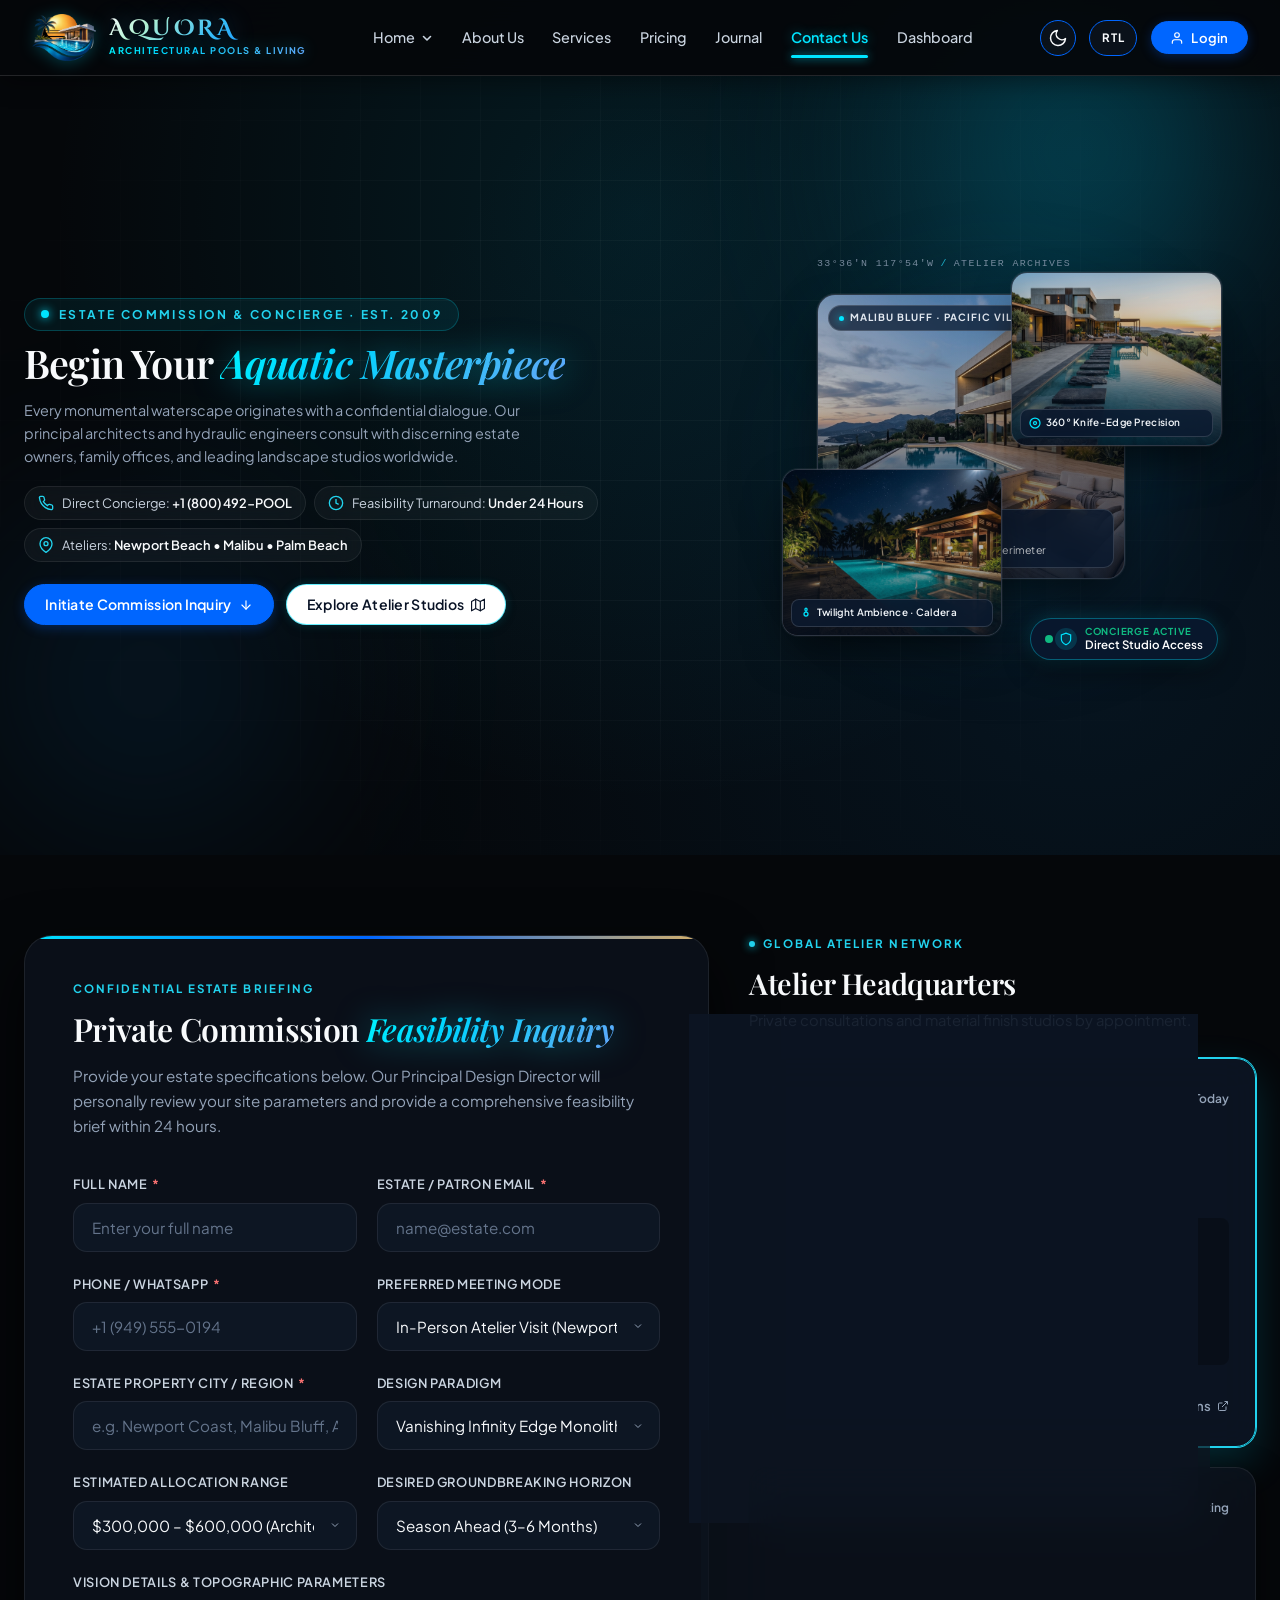
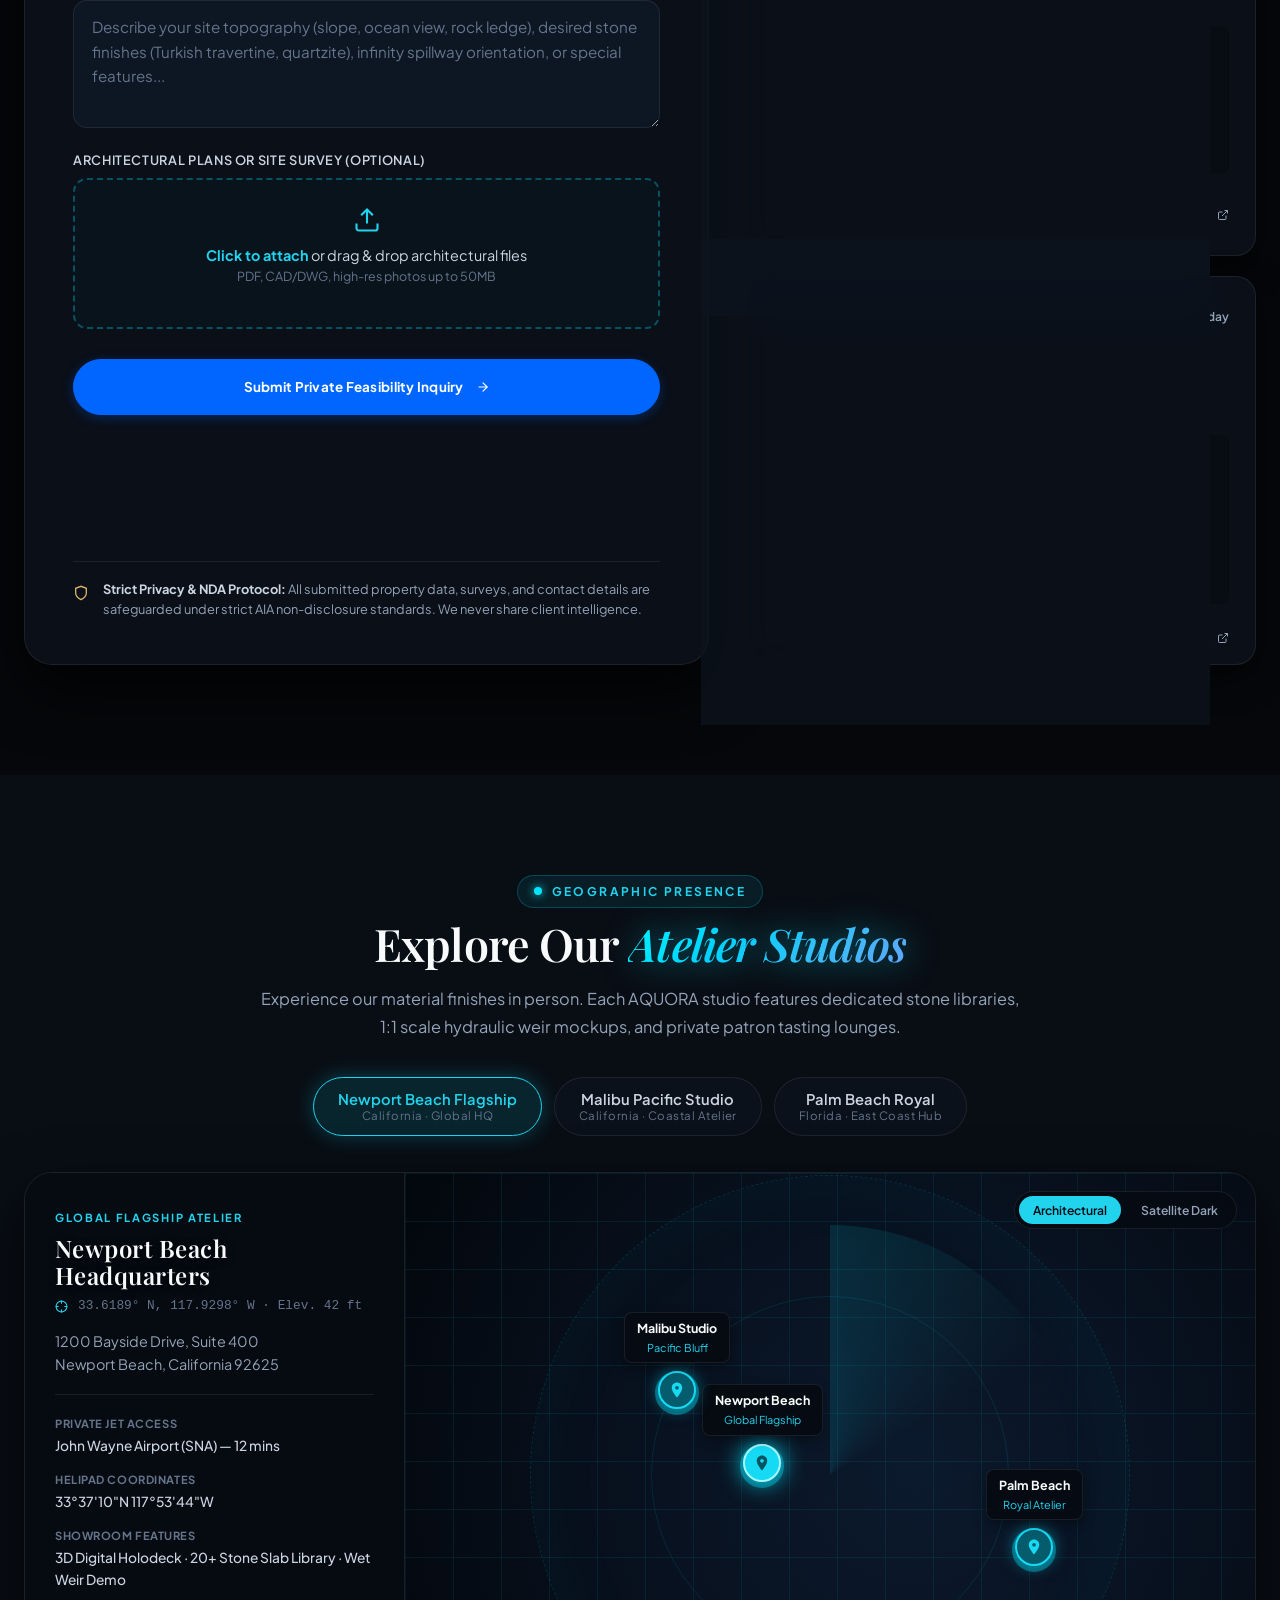
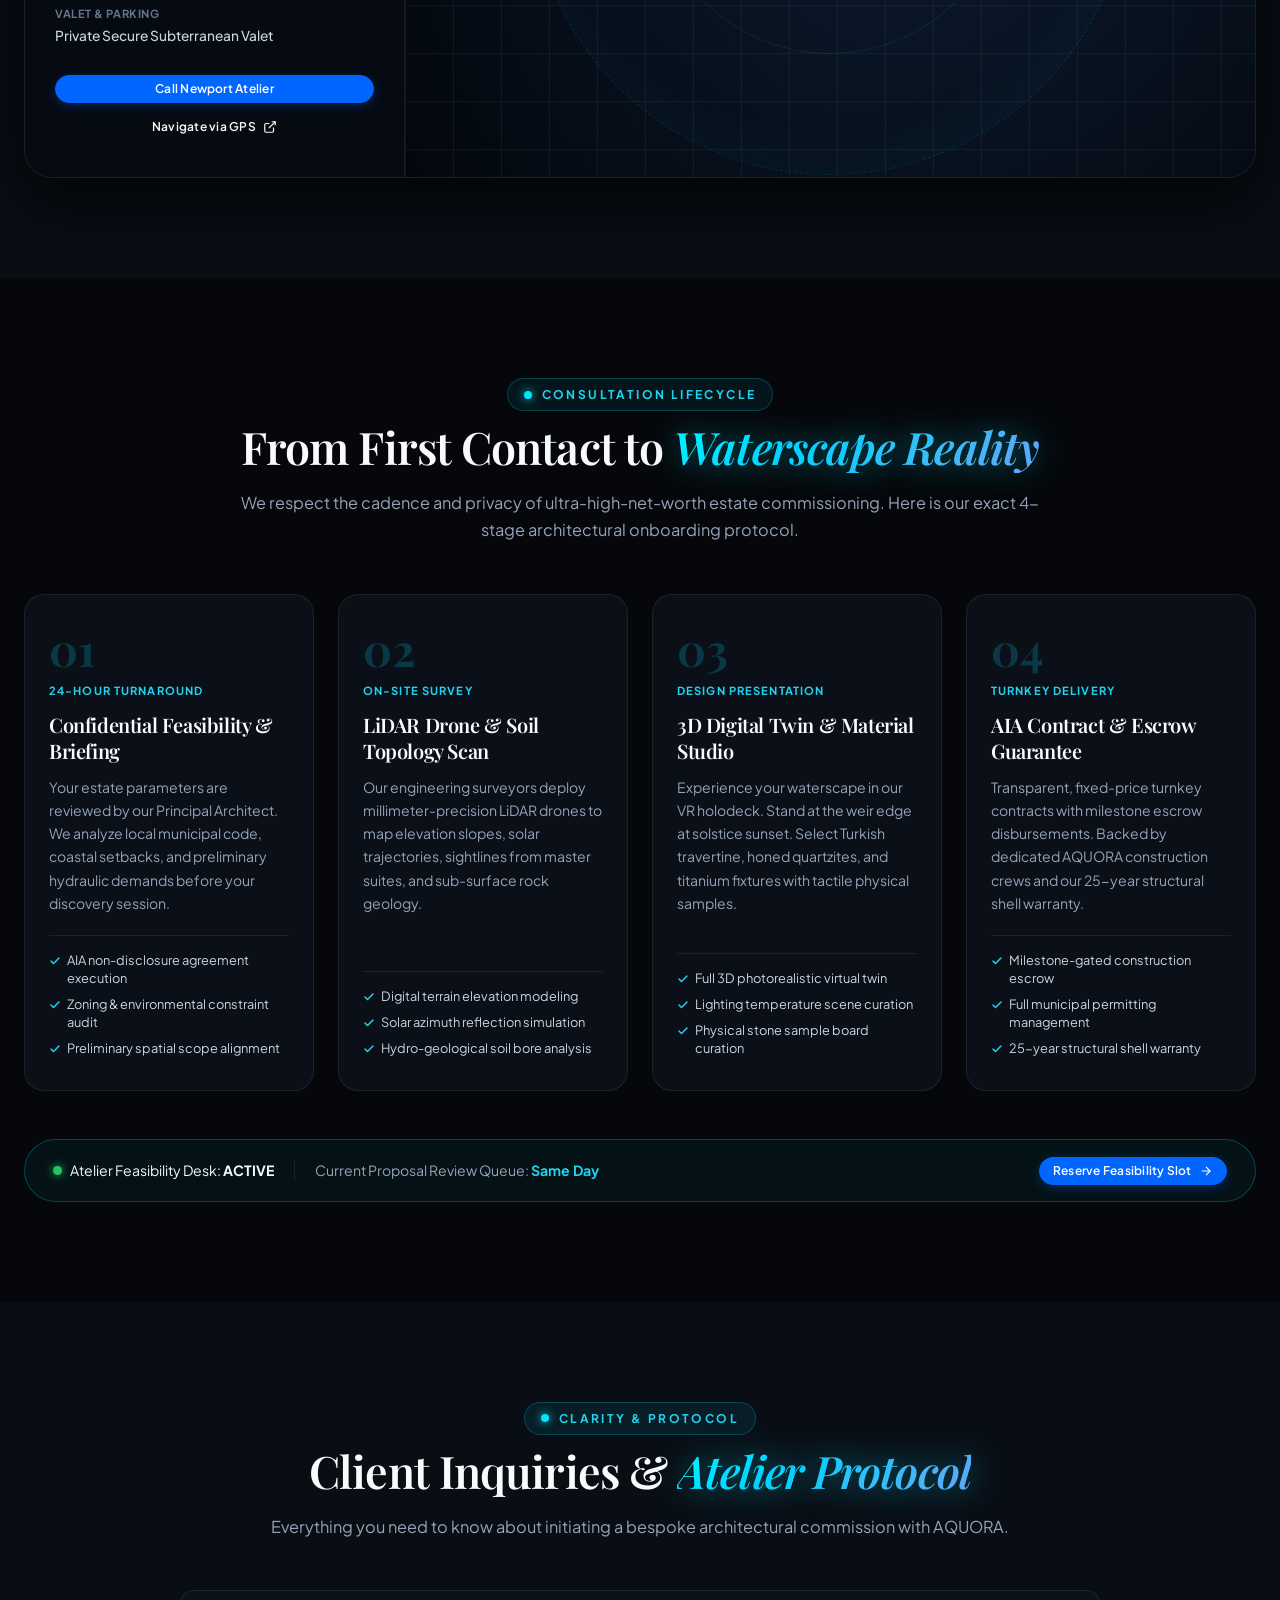
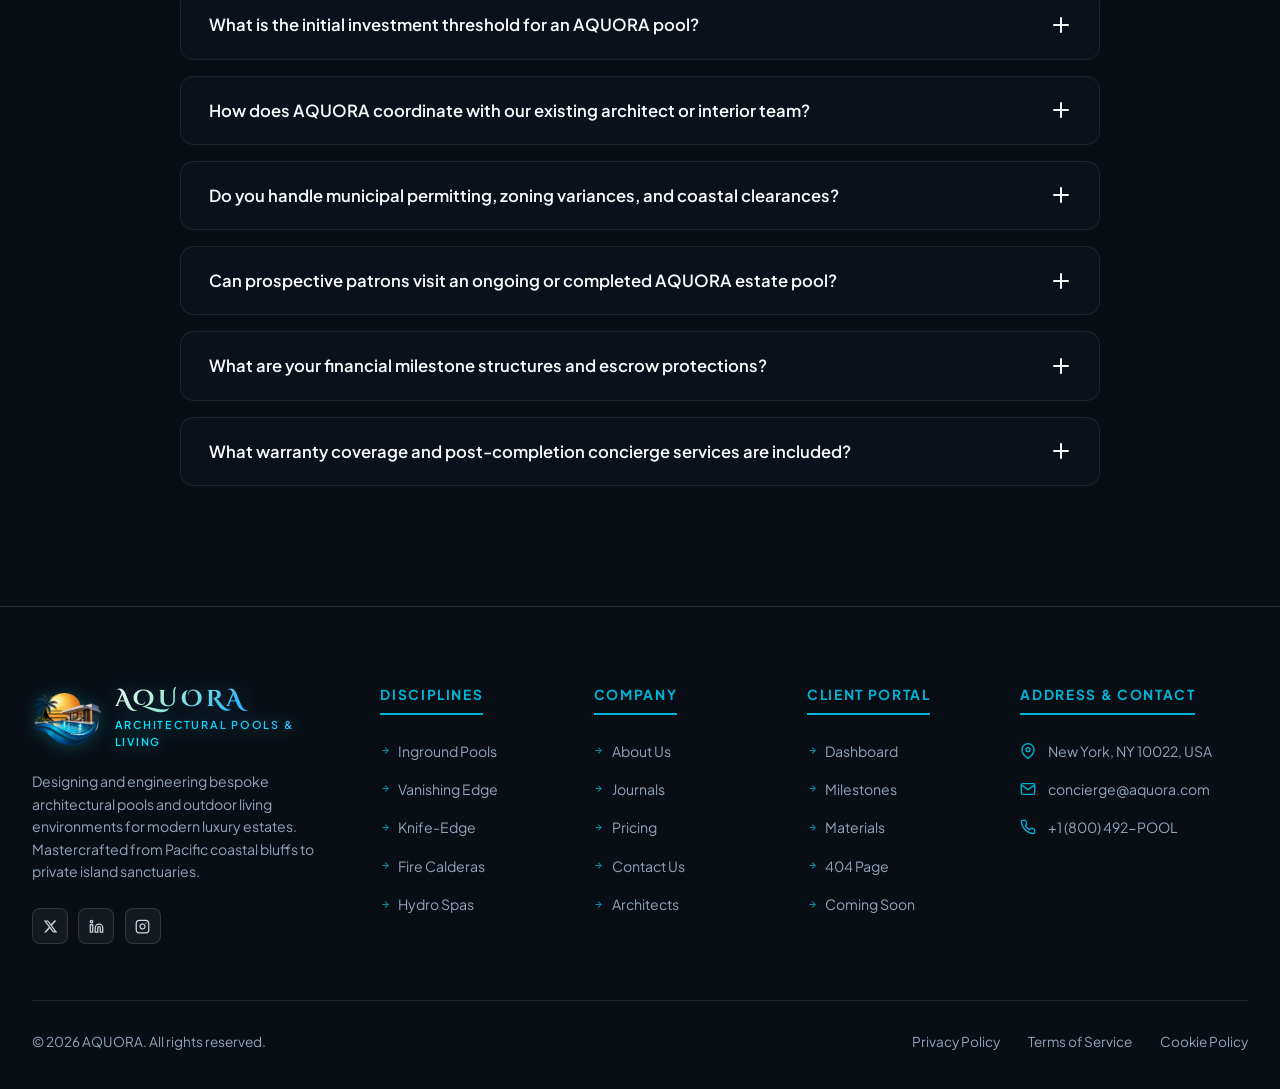
<file: contact.html>
<!DOCTYPE html>
<html lang="en" data-theme="dark" dir="ltr">

<head>
  <meta charset="UTF-8">
  <meta name="viewport" content="width=device-width, initial-scale=1.0">
  <script>
    (function () {
      var t = localStorage.getItem('aquara-theme') || localStorage.getItem('aura-theme') || 'dark';
      document.documentElement.setAttribute('data-theme', t);
      var d = localStorage.getItem('aquara-dir') || localStorage.getItem('aura-rtl') || 'ltr';
      document.documentElement.setAttribute('dir', d);
    })();
</script>
  <title>Contact &amp; Private Atelier Inquiries | AQUORA</title>
  <meta name="description"
    content="Initiate your private estate commission with AQUORA. Connect with our principal architects at our Newport Beach, Malibu, or Palm Beach ateliers.">
  <meta name="keywords"
    content="contact luxury pool builder, private pool consultation, luxury pool architects, AQUORA atelier, Newport Beach pool design">
  <link rel="icon" type="image/png" href="assets/aquora-logo.png">

  
  <link rel="preconnect" href="https://fonts.googleapis.com">
  <link rel="preconnect" href="https://fonts.gstatic.com" crossorigin>
  <link
    href="https://fonts.googleapis.com/css2?family=Playfair+Display:ital,wght@0,400;0,500;0,600;0,700;1,400;1,600&family=Plus+Jakarta+Sans:wght@300;400;500;600;700;800&display=swap"
    rel="stylesheet">

  
  <link rel="stylesheet" href="index.css">
  <link rel="stylesheet" href="contact.css">
</head>

<body data-page="contact">
  
  <div class="water-caustics-ambient" aria-hidden="true"></div>

  
  <header id="main-header" class="site-header" role="banner">
    <div class="header-container">

      
      <a href="index.html" class="brand-logo" aria-label="AQUORA Home">
        <div class="logo-mark" aria-hidden="true">
          <img src="assets/aquora-logo.png" alt="AQUORA Logo" class="brand-logo-img">
        </div>
        <div class="brand-text-group">
          <span class="brand-name">AQUORA</span>
          <span class="brand-tagline">ARCHITECTURAL POOLS &amp; LIVING</span>
        </div>
      </a>

      
      <nav class="desktop-nav" aria-label="Primary Navigation">
        <ul class="nav-menu">
          
          <li class="nav-item has-dropdown" id="home-dropdown-item">
            <button class="nav-link dropdown-toggle" id="home-dropdown-trigger" aria-expanded="false"
              aria-haspopup="true">
              <span>Home</span>
              <svg class="dropdown-chevron" width="12" height="12" viewBox="0 0 12 12" fill="none"
                xmlns="http://www.w3.org/2000/svg">
                <path d="M2.5 4.5L6 8L9.5 4.5" stroke="currentColor" stroke-width="1.6" stroke-linecap="round"
                  stroke-linejoin="round" />
              </svg>
            </button>
            <div class="dropdown-menu" id="home-dropdown-menu" role="menu" aria-labelledby="home-dropdown-trigger">
              <a href="index.html" class="dropdown-link" role="menuitem">Home 1</a>
              <div class="dropdown-divider"></div>
              <a href="home2.html" class="dropdown-link" role="menuitem">Home 2</a>
            </div>
          </li>

          <li class="nav-item"><a href="about.html" class="nav-link">About Us</a></li>
          <li class="nav-item"><a href="service.html" class="nav-link">Services</a></li>
          <li class="nav-item"><a href="pricing.html" class="nav-link">Pricing</a></li>
          <li class="nav-item"><a href="journal.html" class="nav-link">Journal</a></li>
          <li class="nav-item"><a href="contact.html" class="nav-link active" aria-current="page">Contact Us</a></li>
          <li class="nav-item"><a href="dashboard.html" class="nav-link">Dashboard</a></li>
        </ul>
      </nav>

      
      <div class="header-controls">
        
        <button id="theme-toggle-btn" class="control-btn theme-toggle" aria-label="Toggle Light and Dark Mode"
          title="Toggle Theme">
          <svg class="theme-icon icon-sun" width="20" height="20" viewBox="0 0 24 24" fill="none" stroke="currentColor"
            stroke-width="1.8" stroke-linecap="round" stroke-linejoin="round">
            <circle cx="12" cy="12" r="5"></circle>
            <line x1="12" y1="1" x2="12" y2="3"></line>
            <line x1="12" y1="21" x2="12" y2="23"></line>
            <line x1="4.22" y1="4.22" x2="5.64" y2="5.64"></line>
            <line x1="18.36" y1="18.36" x2="19.78" y2="19.78"></line>
            <line x1="1" y1="12" x2="3" y2="12"></line>
            <line x1="21" y1="12" x2="23" y2="12"></line>
            <line x1="4.22" y1="19.78" x2="5.64" y2="18.36"></line>
            <line x1="18.36" y1="5.64" x2="19.78" y2="4.22"></line>
          </svg>
          <svg class="theme-icon icon-moon" width="20" height="20" viewBox="0 0 24 24" fill="none" stroke="currentColor"
            stroke-width="1.8" stroke-linecap="round" stroke-linejoin="round">
            <path d="M21 12.79A9 9 0 1 1 11.21 3 7 7 0 0 0 21 12.79z"></path>
          </svg>
        </button>

        
        <button id="rtl-toggle-btn" class="control-btn rtl-toggle" aria-label="Toggle Right-to-Left Layout"
          title="Toggle RTL">
          <span class="rtl-text">RTL</span>
        </button>

        
        <a href="login.html" id="header-login-btn" class="btn btn-primary desktop-only" aria-label="Login">
          <svg width="16" height="16" viewBox="0 0 24 24" fill="none" stroke="currentColor" stroke-width="2"
            stroke-linecap="round" stroke-linejoin="round">
            <path d="M20 21v-2a4 4 0 0 0-4-4H8a4 4 0 0 0-4 4v2"></path>
            <circle cx="12" cy="7" r="4"></circle>
          </svg>
          <span>Login</span>
        </a>

        
        <button id="mobile-hamburger-btn" class="mobile-hamburger" aria-label="Open Navigation Menu"
          aria-expanded="false" aria-controls="mobile-nav-drawer">
          <span class="hamburger-line line-1"></span>
          <span class="hamburger-line line-2"></span>
          <span class="hamburger-line line-3"></span>
        </button>
      </div>

    </div>
  </header>

  
  <div id="mobile-drawer-overlay" class="mobile-drawer-overlay" aria-hidden="true"></div>
  <aside id="mobile-nav-drawer" class="mobile-nav-drawer" aria-label="Mobile Navigation" aria-hidden="true">
    <div class="drawer-header">
      <div class="drawer-brand">
        <div class="logo-mark" aria-hidden="true">
          <img src="assets/aquora-logo.png" alt="AQUORA Logo" class="brand-logo-img">
        </div>
        <div class="brand-text-group">
          <span class="brand-name" style="font-size: 1.15rem;">AQUORA</span>
          <span class="brand-tagline">ARCHITECTURAL POOLS &amp; LIVING</span>
        </div>
      </div>
      <button id="drawer-close-btn" class="drawer-close-btn" aria-label="Close Navigation Menu">
        <svg width="24" height="24" viewBox="0 0 24 24" fill="none" stroke="currentColor" stroke-width="2"
          stroke-linecap="round" stroke-linejoin="round">
          <line x1="18" y1="6" x2="6" y2="18"></line>
          <line x1="6" y1="6" x2="18" y2="18"></line>
        </svg>
      </button>
    </div>

    <div class="drawer-content">
      <div class="drawer-home-switcher">
        <span class="drawer-section-label">SELECT EDITION</span>
        <div class="drawer-home-buttons">
          <a href="index.html" class="drawer-home-btn" id="drawer-home-1">
            <span>Home 1</span>
            <small>Resort Luxury</small>
          </a>
          <a href="home2.html" class="drawer-home-btn" id="drawer-home-2">
            <span>Home 2</span>
            <small>The Experience</small>
          </a>
        </div>
      </div>

      <nav class="drawer-nav">
        <ul class="drawer-menu">
          <li><a href="index.html" class="drawer-link"><span class="drawer-link-num">01</span> Home</a></li>
          <li><a href="about.html" class="drawer-link"><span class="drawer-link-num">02</span> About Us</a></li>
          <li><a href="service.html" class="drawer-link"><span class="drawer-link-num">03</span> Services</a></li>
          <li><a href="pricing.html" class="drawer-link"><span class="drawer-link-num">04</span> Pricing</a></li>
          <li><a href="journal.html" class="drawer-link"><span class="drawer-link-num">05</span> Journal</a></li>
          <li><a href="contact.html" class="drawer-link active"><span class="drawer-link-num">06</span> Contact Us</a></li>
          <li><a href="dashboard.html" class="drawer-link"><span class="drawer-link-num">07</span> Dashboard</a></li>
        </ul>
      </nav>

      <div class="drawer-footer">
        <a href="login.html" class="btn btn-primary btn-block">
          <svg width="18" height="18" viewBox="0 0 24 24" fill="none" stroke="currentColor" stroke-width="2"
            stroke-linecap="round" stroke-linejoin="round">
            <path d="M20 21v-2a4 4 0 0 0-4-4H8a4 4 0 0 0-4 4v2"></path>
            <circle cx="12" cy="7" r="4"></circle>
          </svg>
          <span>Login</span>
        </a>
        <button class="btn btn-secondary btn-block" onclick="openQuoteModal('Mobile Drawer')">
          <span>Request Consultation</span>
          <svg width="16" height="16" viewBox="0 0 24 24" fill="none" stroke="currentColor" stroke-width="2">
            <line x1="5" y1="12" x2="19" y2="12"></line>
            <polyline points="12 5 19 12 12 19"></polyline>
          </svg>
        </button>
      </div>
    </div>
  </aside>

  <main id="main-content">

    
    <section class="contact-hero" id="contact-hero" aria-label="Contact Concierge">
      <div class="contact-hero-bg" aria-hidden="true">
        <div class="contact-hero-overlay"></div>
        <div class="contact-hero-grid-lines"></div>
        <div class="contact-hero-orb orb-c1"></div>
        <div class="contact-hero-orb orb-c2"></div>
      </div>

      <div class="contact-hero-container">
        <div class="contact-hero-content">
          <div class="contact-eyebrow">
            <span class="contact-pulse-dot"></span>
            <span>ESTATE COMMISSION &amp; CONCIERGE · EST. 2009</span>
          </div>

          <h1 class="contact-hero-title">
            Begin Your <span class="highlight-aqua">Aquatic Masterpiece</span>
          </h1>

          <p class="contact-hero-subtitle">
            Every monumental waterscape originates with a confidential dialogue. Our principal architects and hydraulic engineers consult with discerning estate owners, family offices, and leading landscape studios worldwide.
          </p>

          
          <div class="contact-hero-pills">
            <div class="contact-pill">
              <svg width="16" height="16" viewBox="0 0 24 24" fill="none" stroke="currentColor" stroke-width="2">
                <path d="M22 16.92v3a2 2 0 0 1-2.18 2 19.79 19.79 0 0 1-8.63-3.07 19.5 19.5 0 0 1-6-6 19.79 19.79 0 0 1-3.07-8.67A2 2 0 0 1 4.11 2h3a2 2 0 0 1 2 1.72 12.84 12.84 0 0 0 .7 2.81 2 2 0 0 1-.45 2.11L8.09 9.91a16 16 0 0 0 6 6l1.27-1.27a2 2 0 0 1 2.11-.45 12.84 12.84 0 0 0 2.81.7A2 2 0 0 1 22 16.92z"></path>
              </svg>
              <span>Direct Concierge: <strong>+1 (800) 492-POOL</strong></span>
            </div>
            <div class="contact-pill">
              <svg width="16" height="16" viewBox="0 0 24 24" fill="none" stroke="currentColor" stroke-width="2">
                <circle cx="12" cy="12" r="10"></circle>
                <polyline points="12 6 12 12 16 14"></polyline>
              </svg>
              <span>Feasibility Turnaround: <strong>Under 24 Hours</strong></span>
            </div>
            <div class="contact-pill">
              <svg width="16" height="16" viewBox="0 0 24 24" fill="none" stroke="currentColor" stroke-width="2">
                <path d="M21 10c0 7-9 13-9 13s-9-6-9-13a9 9 0 0 1 18 0z"></path>
                <circle cx="12" cy="10" r="3"></circle>
              </svg>
              <span>Ateliers: <strong>Newport Beach • Malibu • Palm Beach</strong></span>
            </div>
          </div>

          
          <div class="contact-hero-actions">
            <a href="#contact-interaction" class="btn btn-primary btn-large">
              <span>Initiate Commission Inquiry</span>
              <svg width="18" height="18" viewBox="0 0 24 24" fill="none" stroke="currentColor" stroke-width="2" stroke-linecap="round" stroke-linejoin="round">
                <line x1="12" y1="5" x2="12" y2="19"></line>
                <polyline points="19 12 12 19 5 12"></polyline>
              </svg>
            </a>
            <a href="#contact-map" class="btn btn-secondary btn-large">
              <span>Explore Atelier Studios</span>
              <svg width="18" height="18" viewBox="0 0 24 24" fill="none" stroke="currentColor" stroke-width="2" stroke-linecap="round" stroke-linejoin="round">
                <polygon points="1 6 1 22 8 18 16 22 23 18 23 2 16 6 8 2 1 6"></polygon>
                <line x1="8" y1="2" x2="8" y2="18"></line>
                <line x1="16" y1="6" x2="16" y2="22"></line>
              </svg>
            </a>
          </div>

        </div>

        
        <div class="contact-hero-media" aria-label="Architectural Showcase Gallery">
          <div class="contact-triptych-stage">
            
            
            <div class="triptych-backdrop-glow" aria-hidden="true"></div>

            
            <div class="triptych-coordinate-tag" aria-hidden="true">
              <span>33°36'N 117°54'W</span>
              <span class="coord-divider">/</span>
              <span>ATELIER ARCHIVES</span>
            </div>

            
            <div class="triptych-card triptych-main">
              <div class="triptych-img-wrap">
                <img src="assets/hero_villa.jpg" alt="Pacific Coast Luxury Villa Commission" class="triptych-img" loading="eager" />
                <div class="triptych-scrim"></div>
              </div>
              <div class="triptych-badge">
                <span class="triptych-badge-dot"></span>
                <span class="triptych-badge-text">MALIBU BLUFF · PACIFIC VILLA</span>
              </div>
              <div class="triptych-meta-card">
                <span class="triptych-meta-title">Private Commission</span>
                <span class="triptych-meta-sub">Hydraulic Horizon Edge · 42m Perimeter</span>
              </div>
            </div>

            
            <div class="triptych-card triptych-secondary">
              <div class="triptych-img-wrap">
                <img src="assets/gallery_knife_edge.jpg" alt="Knife Edge Precision Architectural Waterscape" class="triptych-img" loading="eager" />
                <div class="triptych-scrim"></div>
              </div>
              <div class="triptych-badge-mini">
                <svg width="12" height="12" viewBox="0 0 24 24" fill="none" stroke="currentColor" stroke-width="2.5">
                  <circle cx="12" cy="12" r="10"></circle>
                  <circle cx="12" cy="12" r="3"></circle>
                </svg>
                <span>360° Knife-Edge Precision</span>
              </div>
            </div>

            
            <div class="triptych-card triptych-tertiary">
              <div class="triptych-img-wrap">
                <img src="assets/hero_night.jpg" alt="Twilight Illumination and Caldera Fire Feature" class="triptych-img" loading="eager" />
                <div class="triptych-scrim"></div>
              </div>
              <div class="triptych-badge-mini">
                <svg width="12" height="12" viewBox="0 0 24 24" fill="none" stroke="currentColor" stroke-width="2.5">
                  <path d="M12 2c1.1 0 2 .9 2 2v2a2 2 0 1 1-4 0V4c0-1.1.9-2 2-2zm0 16a4 4 0 1 0 0-8 4 4 0 0 0 0 8z"></path>
                </svg>
                <span>Twilight Ambience · Caldera</span>
              </div>
            </div>

            
            <div class="triptych-floating-chip">
              <div class="triptych-pulse-ring"></div>
              <div class="triptych-chip-icon">
                <svg width="14" height="14" viewBox="0 0 24 24" fill="none" stroke="currentColor" stroke-width="2">
                  <path d="M12 22s8-4 8-10V5l-8-3-8 3v7c0 6 8 10 8 10z"></path>
                </svg>
              </div>
              <div class="triptych-chip-info">
                <span class="triptych-chip-label">Concierge Active</span>
                <span class="triptych-chip-val">Direct Studio Access</span>
              </div>
            </div>

          </div>
        </div>

      </div>
    </section>

    
    <section class="contact-interaction" id="contact-interaction" aria-label="Commission Inquiries & Addresses">
      <div class="contact-section-container">

        <div class="contact-interaction-grid">

          
          <div class="contact-form-col">
            <div class="contact-form-card">
              <div class="contact-form-header">
                <span class="contact-card-eyebrow">CONFIDENTIAL ESTATE BRIEFING</span>
                <h2 class="contact-form-title">Private Commission <span class="highlight-aqua">Feasibility Inquiry</span></h2>
                <p class="contact-form-desc">
                  Provide your estate specifications below. Our Principal Design Director will personally review your site parameters and provide a comprehensive feasibility brief within 24 hours.
                </p>
              </div>

              <form id="contact-commission-form" class="contact-main-form" novalidate>
                
                <div class="cform-row-2">
                  <div class="cform-group">
                    <label for="c-name" class="cform-label">Full Name <span class="req">*</span></label>
                    <input type="text" id="c-name" name="name" class="cform-input" placeholder="Enter your full name" required>
                    <span class="cform-error" id="err-c-name">Please enter your full name</span>
                  </div>
                  <div class="cform-group">
                    <label for="c-email" class="cform-label">Estate / Patron Email <span class="req">*</span></label>
                    <input type="email" id="c-email" name="email" class="cform-input" placeholder="name@estate.com" required>
                    <span class="cform-error" id="err-c-email">Please enter a valid email address</span>
                  </div>
                </div>

                
                <div class="cform-row-2">
                  <div class="cform-group">
                    <label for="c-phone" class="cform-label">Phone / WhatsApp <span class="req">*</span></label>
                    <input type="tel" id="c-phone" name="phone" class="cform-input" placeholder="+1 (949) 555-0194" required>
                    <span class="cform-error" id="err-c-phone">Please enter your telephone number</span>
                  </div>
                  <div class="cform-group">
                    <label for="c-mode" class="cform-label">Preferred Meeting Mode</label>
                    <div class="cform-select-wrap">
                      <select id="c-mode" name="mode" class="cform-select">
                        <option value="In-Person Atelier Visit (Newport Beach)">In-Person Atelier Visit (Newport Beach Flagship)</option>
                        <option value="On-Site Private Estate Walkthrough">On-Site Private Estate Walkthrough</option>
                        <option value="Malibu Studio Appointment">Malibu Pacific Studio Appointment</option>
                        <option value="Palm Beach Royal Atelier Appointment">Palm Beach Royal Atelier Appointment</option>
                        <option value="Confidential Encrypted Video Conference">Confidential Encrypted Video Conference</option>
                      </select>
                      <svg class="select-chevron" width="12" height="12" viewBox="0 0 24 24" fill="none" stroke="currentColor" stroke-width="2"><polyline points="6 9 12 15 18 9"></polyline></svg>
                    </div>
                  </div>
                </div>

                
                <div class="cform-row-2">
                  <div class="cform-group">
                    <label for="c-location" class="cform-label">Estate Property City / Region <span class="req">*</span></label>
                    <input type="text" id="c-location" name="location" class="cform-input" placeholder="e.g. Newport Coast, Malibu Bluff, Aspen" required>
                    <span class="cform-error" id="err-c-location">Please indicate property location</span>
                  </div>
                  <div class="cform-group">
                    <label for="c-paradigm" class="cform-label">Design Paradigm</label>
                    <div class="cform-select-wrap">
                      <select id="c-paradigm" name="paradigm" class="cform-select">
                        <option value="Vanishing Infinity Edge Monolith">Vanishing Infinity Edge Monolith</option>
                        <option value="Inground Architectural Masterpiece">Inground Architectural Masterpiece</option>
                        <option value="Elevated Acrylic Glass Above-Ground">Elevated Acrylic Glass Above-Ground</option>
                        <option value="Custom Sculptural with Sunken Fire Lounge &amp; Spa">Custom Sculptural with Sunken Fire Lounge &amp; Spa</option>
                        <option value="Resort Lagoon, Grotto &amp; Living Landscape">Resort Lagoon, Grotto &amp; Living Landscape</option>
                        <option value="Full Estate Aquatic Masterplan Renovation">Full Estate Aquatic Masterplan Renovation</option>
                      </select>
                      <svg class="select-chevron" width="12" height="12" viewBox="0 0 24 24" fill="none" stroke="currentColor" stroke-width="2"><polyline points="6 9 12 15 18 9"></polyline></svg>
                    </div>
                  </div>
                </div>

                
                <div class="cform-row-2">
                  <div class="cform-group">
                    <label for="c-budget" class="cform-label">Estimated Allocation Range</label>
                    <div class="cform-select-wrap">
                      <select id="c-budget" name="budget" class="cform-select">
                        <option value="$150,000 - $300,000">$150,000 – $300,000 (Private Residence)</option>
                        <option value="$300,000 - $600,000" selected>$300,000 – $600,000 (Architectural Commission)</option>
                        <option value="$600,000 - $1,200,000">$600,000 – $1,200,000 (Resort Living Estate)</option>
                        <option value="$1,200,000+">$1,200,000+ (Ultra-Luxury Presidential Estate)</option>
                      </select>
                      <svg class="select-chevron" width="12" height="12" viewBox="0 0 24 24" fill="none" stroke="currentColor" stroke-width="2"><polyline points="6 9 12 15 18 9"></polyline></svg>
                    </div>
                  </div>
                  <div class="cform-group">
                    <label for="c-timeline" class="cform-label">Desired Groundbreaking Horizon</label>
                    <div class="cform-select-wrap">
                      <select id="c-timeline" name="timeline" class="cform-select">
                        <option value="Immediate (1–2 Months)">Immediate (Next 30–60 Days)</option>
                        <option value="Q1/Q2 Season (3–6 Months)" selected>Season Ahead (3–6 Months)</option>
                        <option value="Architectural Planning (6–12 Months)">Architectural Planning (6–12 Months)</option>
                        <option value="Future Vision Masterplanning">Future Vision Masterplanning</option>
                      </select>
                      <svg class="select-chevron" width="12" height="12" viewBox="0 0 24 24" fill="none" stroke="currentColor" stroke-width="2"><polyline points="6 9 12 15 18 9"></polyline></svg>
                    </div>
                  </div>
                </div>

                
                <div class="cform-group">
                  <label for="c-notes" class="cform-label">Vision Details &amp; Topographic Parameters</label>
                  <textarea id="c-notes" name="notes" rows="4" class="cform-textarea"
                    placeholder="Describe your site topography (slope, ocean view, rock ledge), desired stone finishes (Turkish travertine, quartzite), infinity spillway orientation, or special features..."></textarea>
                </div>

                
                <div class="cform-group">
                  <label class="cform-label">Architectural Plans or Site Survey (Optional)</label>
                  <div class="cform-dropzone" id="cform-dropzone">
                    <input type="file" id="c-file-input" class="dropzone-file-input" accept=".pdf,.dwg,.dxf,.jpg,.jpeg,.png,.zip" multiple>
                    <div class="dropzone-inner">
                      <svg width="28" height="28" viewBox="0 0 24 24" fill="none" stroke="currentColor" stroke-width="1.8">
                        <path d="M21 15v4a2 2 0 0 1-2 2H5a2 2 0 0 1-2-2v-4"></path>
                        <polyline points="17 8 12 3 7 8"></polyline>
                        <line x1="12" y1="3" x2="12" y2="15"></line>
                      </svg>
                      <div class="dropzone-text">
                        <span class="dropzone-prompt"><strong>Click to attach</strong> or drag &amp; drop architectural files</span>
                        <span class="dropzone-sub">PDF, CAD/DWG, high-res photos up to 50MB</span>
                      </div>
                    </div>
                    <div class="dropzone-file-list" id="dropzone-file-list"></div>
                  </div>
                </div>

                
                <button type="submit" class="btn btn-primary btn-large btn-block cform-submit-btn" id="cform-submit-btn">
                  <span class="submit-text">Submit Private Feasibility Inquiry</span>
                  <svg width="18" height="18" viewBox="0 0 24 24" fill="none" stroke="currentColor" stroke-width="2" stroke-linecap="round" stroke-linejoin="round">
                    <line x1="5" y1="12" x2="19" y2="12"></line>
                    <polyline points="12 5 19 12 12 19"></polyline>
                  </svg>
                </button>

                
                <div class="cform-security-footer">
                  <div class="security-shield-icon">
                    <svg width="16" height="16" viewBox="0 0 24 24" fill="none" stroke="currentColor" stroke-width="2">
                      <path d="M12 22s8-4 8-10V5l-8-3-8 3v7c0 6 8 10 8 10z"></path>
                    </svg>
                  </div>
                  <p class="security-text">
                    <strong>Strict Privacy &amp; NDA Protocol:</strong> All submitted property data, surveys, and contact details are safeguarded under strict AIA non-disclosure standards. We never share client intelligence.
                  </p>
                </div>
              </form>
            </div>
          </div>

          
          <div class="contact-addresses-col">

            <div class="ateliers-header-badge">
              <span class="badge-dot"></span>
              <span>GLOBAL ATELIER NETWORK</span>
            </div>
            <h3 class="ateliers-col-title">Atelier Headquarters</h3>
            <p class="ateliers-col-desc">Private consultations and material finish studios by appointment.</p>

            
            <div class="atelier-card active-card" data-atelier="newport">
              <div class="atelier-card-top">
                <div class="atelier-flagship-pill">GLOBAL ATELIER FLAGSHIP</div>
                <span class="atelier-status-live"><span class="pulse-green"></span> Open Today</span>
              </div>
              <h4 class="atelier-city">Newport Beach, California</h4>
              <p class="atelier-address">
                1200 Bayside Drive, Suite 400<br>
                Newport Beach, CA 92625 · United States
              </p>
              <div class="atelier-details-grid">
                <div class="adetail-item">
                  <span class="adetail-label">Studio Lead</span>
                  <span class="adetail-val">Marcus Ellroy, Principal Architect</span>
                </div>
                <div class="adetail-item">
                  <span class="adetail-label">Direct Atelier Phone</span>
                  <a href="tel:+19498852872" class="adetail-link">+1 (949) 885-AQUORA</a>
                </div>
                <div class="adetail-item">
                  <span class="adetail-label">Operating Hours</span>
                  <span class="adetail-val">Mon – Sat: 8:00 AM – 7:00 PM PST</span>
                </div>
                <div class="adetail-item">
                  <span class="adetail-label">Showroom Focus</span>
                  <span class="adetail-val">Material Library &amp; 3D VR Holodeck</span>
                </div>
              </div>
              <div class="atelier-card-actions">
                <button class="btn btn-secondary btn-sm" onclick="selectStudioOnMap('newport')">View on Studio Map</button>
                <a href="https://maps.google.com/?q=Newport+Beach+CA" target="_blank" rel="noopener" class="atelier-directions-link">
                  <span>Get Directions</span>
                  <svg width="12" height="12" viewBox="0 0 24 24" fill="none" stroke="currentColor" stroke-width="2"><path d="M18 13v6a2 2 0 0 1-2 2H5a2 2 0 0 1-2-2V8a2 2 0 0 1 2-2h6"></path><polyline points="15 3 21 3 21 9"></polyline><line x1="10" y1="14" x2="21" y2="3"></line></svg>
                </a>
              </div>
            </div>

            
            <div class="atelier-card" data-atelier="malibu">
              <div class="atelier-card-top">
                <div class="atelier-sub-pill">PACIFIC BLUFF DESIGN STUDIO</div>
                <span class="atelier-status-app"><span class="pulse-cyan"></span> Private Booking</span>
              </div>
              <h4 class="atelier-city">Malibu, California</h4>
              <p class="atelier-address">
                23410 Civic Center Way, Suite 210<br>
                Malibu, CA 90265 · United States
              </p>
              <div class="atelier-details-grid">
                <div class="adetail-item">
                  <span class="adetail-label">Studio Lead</span>
                  <span class="adetail-val">Serena Voss, Materials Director</span>
                </div>
                <div class="adetail-item">
                  <span class="adetail-label">Direct Studio Phone</span>
                  <a href="tel:+13105927665" class="adetail-link">+1 (310) 592-POOL</a>
                </div>
                <div class="adetail-item">
                  <span class="adetail-label">Operating Hours</span>
                  <span class="adetail-val">By Private Patron Appointment</span>
                </div>
                <div class="adetail-item">
                  <span class="adetail-label">Studio Focus</span>
                  <span class="adetail-val">Cantilever &amp; Coastal Engineering</span>
                </div>
              </div>
              <div class="atelier-card-actions">
                <button class="btn btn-secondary btn-sm" onclick="selectStudioOnMap('malibu')">View on Studio Map</button>
                <a href="https://maps.google.com/?q=Malibu+CA" target="_blank" rel="noopener" class="atelier-directions-link">
                  <span>Get Directions</span>
                  <svg width="12" height="12" viewBox="0 0 24 24" fill="none" stroke="currentColor" stroke-width="2"><path d="M18 13v6a2 2 0 0 1-2 2H5a2 2 0 0 1-2-2V8a2 2 0 0 1 2-2h6"></path><polyline points="15 3 21 3 21 9"></polyline><line x1="10" y1="14" x2="21" y2="3"></line></svg>
                </a>
              </div>
            </div>

            
            <div class="atelier-card" data-atelier="palmbeach">
              <div class="atelier-card-top">
                <div class="atelier-sub-pill">EAST COAST FEASIBILITY HUB</div>
                <span class="atelier-status-live"><span class="pulse-green"></span> Open Today</span>
              </div>
              <h4 class="atelier-city">Palm Beach, Florida</h4>
              <p class="atelier-address">
                250 Worth Avenue, Suite 300<br>
                Palm Beach, FL 33480 · United States
              </p>
              <div class="atelier-details-grid">
                <div class="adetail-item">
                  <span class="adetail-label">Studio Lead</span>
                  <span class="adetail-val">Dario Reinholt, Hydraulic Engineer</span>
                </div>
                <div class="adetail-item">
                  <span class="adetail-label">Direct Atelier Phone</span>
                  <a href="tel:+15617402872" class="adetail-link">+1 (561) 740-AQUORA</a>
                </div>
                <div class="adetail-item">
                  <span class="adetail-label">Operating Hours</span>
                  <span class="adetail-val">Mon – Fri: 9:00 AM – 6:00 PM EST</span>
                </div>
                <div class="adetail-item">
                  <span class="adetail-label">Studio Focus</span>
                  <span class="adetail-val">Tropical Lagoon &amp; Grotto Living</span>
                </div>
              </div>
              <div class="atelier-card-actions">
                <button class="btn btn-secondary btn-sm" onclick="selectStudioOnMap('palmbeach')">View on Studio Map</button>
                <a href="https://maps.google.com/?q=Palm+Beach+FL" target="_blank" rel="noopener" class="atelier-directions-link">
                  <span>Get Directions</span>
                  <svg width="12" height="12" viewBox="0 0 24 24" fill="none" stroke="currentColor" stroke-width="2"><path d="M18 13v6a2 2 0 0 1-2 2H5a2 2 0 0 1-2-2V8a2 2 0 0 1 2-2h6"></path><polyline points="15 3 21 3 21 9"></polyline><line x1="10" y1="14" x2="21" y2="3"></line></svg>
                </a>
              </div>
            </div>

          </div>

        </div>

      </div>
    </section>

    
    <section class="contact-map-section" id="contact-map" aria-label="Interactive Atelier Map">
      <div class="contact-section-container">

        <div class="map-section-header">
          <div class="contact-eyebrow">
            <span class="contact-pulse-dot"></span>
            <span>GEOGRAPHIC PRESENCE</span>
          </div>
          <h2 class="map-section-title">Explore Our <span class="highlight-aqua">Atelier Studios</span></h2>
          <p class="map-section-desc">Experience our material finishes in person. Each AQUORA studio features dedicated stone libraries, 1:1 scale hydraulic weir mockups, and private patron tasting lounges.</p>
        </div>

        
        <div class="studio-tabs-bar" role="tablist" aria-label="Atelier Locations">
          <button class="studio-tab-btn active" role="tab" aria-selected="true" data-target="newport" id="tab-newport">
            <span class="tab-city">Newport Beach Flagship</span>
            <span class="tab-state">California · Global HQ</span>
          </button>
          <button class="studio-tab-btn" role="tab" aria-selected="false" data-target="malibu" id="tab-malibu">
            <span class="tab-city">Malibu Pacific Studio</span>
            <span class="tab-state">California · Coastal Atelier</span>
          </button>
          <button class="studio-tab-btn" role="tab" aria-selected="false" data-target="palmbeach" id="tab-palmbeach">
            <span class="tab-city">Palm Beach Royal</span>
            <span class="tab-state">Florida · East Coast Hub</span>
          </button>
        </div>

        
        <div class="map-viewport-wrapper">

          
          <div class="map-hud-overlay" id="map-hud-overlay">
            <div class="hud-badge" id="hud-badge">GLOBAL FLAGSHIP ATELIER</div>
            <h3 class="hud-title" id="hud-title">Newport Beach Headquarters</h3>
            <p class="hud-coords" id="hud-coords">
              <svg class="coord-icon" width="13" height="13" viewBox="0 0 24 24" fill="none" stroke="currentColor" stroke-width="2" stroke-linecap="round" stroke-linejoin="round" style="display:inline-block; vertical-align:middle; margin-right:4px;" aria-hidden="true"><circle cx="12" cy="12" r="10"/><line x1="22" y1="12" x2="18" y2="12"/><line x1="6" y1="12" x2="2" y2="12"/><line x1="12" y1="6" x2="12" y2="2"/><line x1="12" y1="22" x2="12" y2="18"/></svg> 33.6189° N, 117.9298° W · Elev. 42 ft
            </p>
            <p class="hud-address" id="hud-address">
              1200 Bayside Drive, Suite 400<br>
              Newport Beach, California 92625
            </p>

            <div class="hud-specs">
              <div class="hud-spec-row">
                <span class="hspec-key">Private Jet Access</span>
                <span class="hspec-val" id="hud-airport">John Wayne Airport (SNA) — 12 mins</span>
              </div>
              <div class="hud-spec-row">
                <span class="hspec-key">Helipad Coordinates</span>
                <span class="hspec-val" id="hud-helipad">33°37'10"N 117°53'44"W</span>
              </div>
              <div class="hud-spec-row">
                <span class="hspec-key">Showroom Features</span>
                <span class="hspec-val" id="hud-amenities">3D Digital Holodeck · 20+ Stone Slab Library · Wet Weir Demo</span>
              </div>
              <div class="hud-spec-row">
                <span class="hspec-key">Valet &amp; Parking</span>
                <span class="hspec-val" id="hud-parking">Private Secure Subterranean Valet</span>
              </div>
            </div>

            <div class="hud-actions">
              <a href="tel:+19498852872" class="btn btn-primary btn-sm" id="hud-call-btn">Call Newport Atelier</a>
              <a href="https://maps.google.com/?q=1200+Bayside+Dr+Newport+Beach+CA" target="_blank" rel="noopener" class="btn btn-ghost btn-sm" id="hud-nav-btn">
                <span>Navigate via GPS</span>
                <svg width="13" height="13" viewBox="0 0 24 24" fill="none" stroke="currentColor" stroke-width="2"><path d="M18 13v6a2 2 0 0 1-2 2H5a2 2 0 0 1-2-2V8a2 2 0 0 1 2-2h6"></path><polyline points="15 3 21 3 21 9"></polyline><line x1="10" y1="14" x2="21" y2="3"></line></svg>
              </a>
            </div>
          </div>

          
          <div class="map-interactive-stage" id="map-interactive-stage">
            <div class="map-cartography-grid" aria-hidden="true"></div>
            <div class="map-topo-rings" aria-hidden="true"></div>

            
            <div class="map-vector-ambient" id="map-vector-ambient">
              <div class="radar-sweep-center"></div>
            </div>

            <div class="map-studio-marker active" id="marker-newport" style="top: 48%; left: 42%;" onclick="selectStudioOnMap('newport')">
              <div class="marker-pulse"></div>
              <div class="marker-pin">
                <svg width="18" height="18" viewBox="0 0 24 24" fill="currentColor">
                  <path d="M12 2C8.13 2 5 5.13 5 9c0 5.25 7 13 7 13s7-7.75 7-13c0-3.87-3.13-7-7-7zm0 9.5c-1.38 0-2.5-1.12-2.5-2.5s1.12-2.5 2.5-2.5 2.5 1.12 2.5 2.5-1.12 2.5-2.5 2.5z"/>
                </svg>
              </div>
              <div class="marker-callout">
                <span class="mcallout-title">Newport Beach</span>
                <span class="mcallout-sub">Global Flagship</span>
              </div>
            </div>

            
            <div class="map-studio-marker" id="marker-malibu" style="top: 36%; left: 32%;" onclick="selectStudioOnMap('malibu')">
              <div class="marker-pulse"></div>
              <div class="marker-pin">
                <svg width="18" height="18" viewBox="0 0 24 24" fill="currentColor">
                  <path d="M12 2C8.13 2 5 5.13 5 9c0 5.25 7 13 7 13s7-7.75 7-13c0-3.87-3.13-7-7-7zm0 9.5c-1.38 0-2.5-1.12-2.5-2.5s1.12-2.5 2.5-2.5 2.5 1.12 2.5 2.5-1.12 2.5-2.5 2.5z"/>
                </svg>
              </div>
              <div class="marker-callout">
                <span class="mcallout-title">Malibu Studio</span>
                <span class="mcallout-sub">Pacific Bluff</span>
              </div>
            </div>

            
            <div class="map-studio-marker" id="marker-palmbeach" style="top: 62%; left: 74%;" onclick="selectStudioOnMap('palmbeach')">
              <div class="marker-pulse"></div>
              <div class="marker-pin">
                <svg width="18" height="18" viewBox="0 0 24 24" fill="currentColor">
                  <path d="M12 2C8.13 2 5 5.13 5 9c0 5.25 7 13 7 13s7-7.75 7-13c0-3.87-3.13-7-7-7zm0 9.5c-1.38 0-2.5-1.12-2.5-2.5s1.12-2.5 2.5-2.5 2.5 1.12 2.5 2.5-1.12 2.5-2.5 2.5z"/>
                </svg>
              </div>
              <div class="marker-callout">
                <span class="mcallout-title">Palm Beach</span>
                <span class="mcallout-sub">Royal Atelier</span>
              </div>
            </div>

            
            <div class="map-view-controls">
              <button class="map-ctrl-btn active" id="btn-view-arch" onclick="setMapView('arch')">Architectural</button>
              <button class="map-ctrl-btn" id="btn-view-sat" onclick="setMapView('sat')">Satellite Dark</button>
            </div>

          </div>

        </div>

      </div>
    </section>

    
    <section class="contact-process-section" id="contact-process" aria-label="Consultation Process">
      <div class="contact-section-container">

        <div class="process-header">
          <div class="contact-eyebrow">
            <span class="contact-pulse-dot"></span>
            <span>CONSULTATION LIFECYCLE</span>
          </div>
          <h2 class="process-title">From First Contact to <span class="highlight-aqua">Waterscape Reality</span></h2>
          <p class="process-desc">We respect the cadence and privacy of ultra-high-net-worth estate commissioning. Here is our exact 4-stage architectural onboarding protocol.</p>
        </div>

        <div class="process-steps-grid">
          
          <div class="process-step-card">
            <div class="pstep-num">01</div>
            <div class="pstep-tag">24-HOUR TURNAROUND</div>
            <h3 class="pstep-title">Confidential Feasibility &amp; Briefing</h3>
            <p class="pstep-desc">
              Your estate parameters are reviewed by our Principal Architect. We analyze local municipal code, coastal setbacks, and preliminary hydraulic demands before your discovery session.
            </p>
            <ul class="pstep-checklist">
              <li>AIA non-disclosure agreement execution</li>
              <li>Zoning &amp; environmental constraint audit</li>
              <li>Preliminary spatial scope alignment</li>
            </ul>
          </div>

          
          <div class="process-step-card">
            <div class="pstep-num">02</div>
            <div class="pstep-tag">ON-SITE SURVEY</div>
            <h3 class="pstep-title">LiDAR Drone &amp; Soil Topology Scan</h3>
            <p class="pstep-desc">
              Our engineering surveyors deploy millimeter-precision LiDAR drones to map elevation slopes, solar trajectories, sightlines from master suites, and sub-surface rock geology.
            </p>
            <ul class="pstep-checklist">
              <li>Digital terrain elevation modeling</li>
              <li>Solar azimuth reflection simulation</li>
              <li>Hydro-geological soil bore analysis</li>
            </ul>
          </div>

          
          <div class="process-step-card">
            <div class="pstep-num">03</div>
            <div class="pstep-tag">DESIGN PRESENTATION</div>
            <h3 class="pstep-title">3D Digital Twin &amp; Material Studio</h3>
            <p class="pstep-desc">
              Experience your waterscape in our VR holodeck. Stand at the weir edge at solstice sunset. Select Turkish travertine, honed quartzites, and titanium fixtures with tactile physical samples.
            </p>
            <ul class="pstep-checklist">
              <li>Full 3D photorealistic virtual twin</li>
              <li>Lighting temperature scene curation</li>
              <li>Physical stone sample board curation</li>
            </ul>
          </div>

          
          <div class="process-step-card">
            <div class="pstep-num">04</div>
            <div class="pstep-tag">TURNKEY DELIVERY</div>
            <h3 class="pstep-title">AIA Contract &amp; Escrow Guarantee</h3>
            <p class="pstep-desc">
              Transparent, fixed-price turnkey contracts with milestone escrow disbursements. Backed by dedicated AQUORA construction crews and our 25-year structural shell warranty.
            </p>
            <ul class="pstep-checklist">
              <li>Milestone-gated construction escrow</li>
              <li>Full municipal permitting management</li>
              <li>25-year structural shell warranty</li>
            </ul>
          </div>
        </div>

        
        <div class="concierge-status-bar">
          <div class="cstatus-left">
            <div class="cstatus-indicator">
              <span class="cstatus-dot"></span>
              <span class="cstatus-text">Atelier Feasibility Desk: <strong>ACTIVE</strong></span>
            </div>
            <div class="cstatus-divider"></div>
            <span class="cstatus-info">Current Proposal Review Queue: <strong>Same Day</strong></span>
          </div>
          <div class="cstatus-right">
            <button class="btn btn-primary btn-sm" onclick="openQuoteModal('Status Bar CTA')">
              <span>Reserve Feasibility Slot</span>
              <svg width="14" height="14" viewBox="0 0 24 24" fill="none" stroke="currentColor" stroke-width="2"><line x1="5" y1="12" x2="19" y2="12"></line><polyline points="12 5 19 12 12 19"></polyline></svg>
            </button>
          </div>
        </div>

      </div>
    </section>

    
    <section class="contact-faq-section" id="contact-faq" aria-label="Frequently Asked Questions">
      <div class="contact-section-container">

        <div class="faq-section-header">
          <div class="contact-eyebrow">
            <span class="contact-pulse-dot"></span>
            <span>CLARITY &amp; PROTOCOL</span>
          </div>
          <h2 class="faq-section-title">Client Inquiries &amp; <span class="highlight-aqua">Atelier Protocol</span></h2>
          <p class="faq-section-desc">Everything you need to know about initiating a bespoke architectural commission with AQUORA.</p>
        </div>

        <div class="contact-faq-container">
          <div class="contact-faq-accordion" id="contact-faq-accordion">

            
            <div class="cfaq-item">
              <button class="cfaq-trigger" aria-expanded="false">
                <span class="cfaq-question">What is the initial investment threshold for an AQUORA pool?</span>
                <span class="cfaq-icon"></span>
              </button>
              <div class="cfaq-panel">
                <div class="cfaq-answer">
                  <p>Our turnkey architectural projects typically begin at $150,000 for foundational inground and slot-drain installations, with vanishing-edge cantilevers and complex cliffside hydraulic engineering ranging upwards of $350,000 to $1,500,000+. Every masterplan proposal is backed by our fixed-price turnkey guarantee.</p>
                </div>
              </div>
            </div>

            
            <div class="cfaq-item">
              <button class="cfaq-trigger" aria-expanded="false">
                <span class="cfaq-question">How does AQUORA coordinate with our existing architect or interior team?</span>
                <span class="cfaq-icon"></span>
              </button>
              <div class="cfaq-panel">
                <div class="cfaq-answer">
                  <p>Over 70% of our commissions are collaborative partnerships with world-class residential architectural studios and landscape architects. We provide full BIM (Building Information Modeling) Revit and CAD integrations, hydraulic flow simulations, and structural engineering calculations to integrate seamlessly into your master architectural drawing package.</p>
                </div>
              </div>
            </div>

            
            <div class="cfaq-item">
              <button class="cfaq-trigger" aria-expanded="false">
                <span class="cfaq-question">Do you handle municipal permitting, zoning variances, and coastal clearances?</span>
                <span class="cfaq-icon"></span>
              </button>
              <div class="cfaq-panel">
                <div class="cfaq-answer">
                  <p>Yes. AQUORA maintains an internal regulatory expedition team with specialized expertise in complex jurisdictions—including California Coastal Commission approvals, hillside geological review boards, and historic preservation districts. We manage the entire submittal, engineering stamping, and inspection process turnkey.</p>
                </div>
              </div>
            </div>

            
            <div class="cfaq-item">
              <button class="cfaq-trigger" aria-expanded="false">
                <span class="cfaq-question">Can prospective patrons visit an ongoing or completed AQUORA estate pool?</span>
                <span class="cfaq-icon"></span>
              </button>
              <div class="cfaq-panel">
                <div class="cfaq-answer">
                  <p>Through our private <strong>Patron Ambassador Network</strong>, we can arrange confidential private walkthroughs of completed estate commissions in Newport Coast, Malibu, and Palm Beach, subject to homeowner schedule and prior non-disclosure clearance. Additionally, all three of our ateliers maintain working 1:1 scale finish mockups and VR simulation holodecks.</p>
                </div>
              </div>
            </div>

            
            <div class="cfaq-item">
              <button class="cfaq-trigger" aria-expanded="false">
                <span class="cfaq-question">What are your financial milestone structures and escrow protections?</span>
                <span class="cfaq-icon"></span>
              </button>
              <div class="cfaq-panel">
                <div class="cfaq-answer">
                  <p>Every AQUORA commission is governed under standard AIA fixed-price contracts. Payments are strictly milestone-gated (e.g., Shell Pour, Hydraulic Rough-in, Stone Coping, Commissioning &amp; Handover) and held in insured third-party construction escrow. No advance retainers are released until objective independent engineering sign-offs are verified.</p>
                </div>
              </div>
            </div>

            
            <div class="cfaq-item">
              <button class="cfaq-trigger" aria-expanded="false">
                <span class="cfaq-question">What warranty coverage and post-completion concierge services are included?</span>
                <span class="cfaq-icon"></span>
              </button>
              <div class="cfaq-panel">
                <div class="cfaq-answer">
                  <p>All AQUORA pools are backed by our industry-leading <strong>25-Year Structural Monolithic Shell Warranty</strong> and a 5-year comprehensive equipment and hydraulic piping warranty. Every estate patron receives dedicated 24/7 access to our service concierge, seasonal winterization and startup services, and automated remote water chemistry monitoring.</p>
                </div>
              </div>
            </div>

          </div>
        </div>

      </div>
    </section>

  </main>

  
  <footer id="footer" class="site-footer" role="contentinfo">
    <div class="footer-container">

      
      <div class="footer-top">

        
        <div class="footer-brand-col">
          <a href="index.html" class="footer-brand-logo" aria-label="AQUORA Home">
            <div class="logo-mark" aria-hidden="true">
              <img src="assets/aquora-logo.png" alt="AQUORA Logo" class="brand-logo-img">
            </div>
            <div class="brand-text-group">
              <span class="brand-name">AQUORA</span>
              <span class="brand-tagline">ARCHITECTURAL POOLS &amp; LIVING</span>
            </div>
          </a>
          <p class="footer-description">
            Designing and engineering bespoke architectural pools and outdoor living environments for modern luxury estates. Mastercrafted from Pacific coastal bluffs to private island sanctuaries.
          </p>
          <div class="footer-social-links" aria-label="Social Media">
            <a href="#footer" class="social-link" aria-label="X" title="X">
              <svg width="15" height="15" viewBox="0 0 24 24" fill="currentColor"><path d="M18.244 2.25h3.308l-7.227 8.26 8.502 11.24H16.17l-5.214-6.817L4.99 21.75H1.68l7.73-8.835L1.254 2.25H8.08l4.713 6.231zm-1.161 17.52h1.833L7.084 4.126H5.117z"></path></svg>
            </a>
            <a href="#footer" class="social-link" aria-label="LinkedIn" title="LinkedIn">
              <svg width="15" height="15" viewBox="0 0 24 24" fill="none" stroke="currentColor" stroke-width="2" stroke-linecap="round" stroke-linejoin="round"><path d="M16 8a6 6 0 0 1 6 6v7h-4v-7a2 2 0 0 0-2-2 2 2 0 0 0-2 2v7h-4v-7a6 6 0 0 1 6-6z"></path><rect x="2" y="9" width="4" height="12"></rect><circle cx="4" cy="4" r="2"></circle></svg>
            </a>
            <a href="#footer" class="social-link" aria-label="Instagram" title="Instagram">
              <svg width="15" height="15" viewBox="0 0 24 24" fill="none" stroke="currentColor" stroke-width="2" stroke-linecap="round" stroke-linejoin="round"><rect x="2" y="2" width="20" height="20" rx="5" ry="5"></rect><path d="M16 11.37A4 4 0 1 1 12.63 8 4 4 0 0 1 16 11.37z"></path><line x1="17.5" y1="6.5" x2="17.51" y2="6.5"></line></svg>
            </a>
          </div>
        </div>

        
        <div class="footer-col">
          <h4 class="footer-col-title">Disciplines</h4>
          <ul class="footer-links">
            <li><a href="service detail.html?service=inground">Inground Pools</a></li>
            <li><a href="service detail.html?service=vanishing">Vanishing Edge</a></li>
            <li><a href="service detail.html?service=knife-edge">Knife-Edge</a></li>
            <li><a href="service detail.html?service=fire-caldera">Fire Calderas</a></li>
            <li><a href="service detail.html?service=hydro-spa">Hydro Spas</a></li>
          </ul>
        </div>

        
        <div class="footer-col">
          <h4 class="footer-col-title">Company</h4>
          <ul class="footer-links">
            <li><a href="about.html">About Us</a></li>
            <li><a href="journal.html">Journals</a></li>
            <li><a href="pricing.html">Pricing</a></li>
            <li><a href="contact.html">Contact Us</a></li>
            <li><a href="about.html#team">Architects</a></li>
          </ul>
        </div>

        
        <div class="footer-col">
          <h4 class="footer-col-title">Client Portal</h4>
          <ul class="footer-links">
            <li><a href="dashboard.html">Dashboard</a></li>
            <li><a href="dashboard.html#milestones">Milestones</a></li>
            <li><a href="dashboard.html#materials">Materials</a></li>
            <li><a href="404.html">404 Page</a></li>
            <li><a href="coming soon.html">Coming Soon</a></li>
          </ul>
        </div>

        
        <div class="footer-col footer-contact-col">
          <h4 class="footer-col-title">Address &amp; Contact</h4>
          <div class="footer-contact-list">
            <div class="contact-entry">
              <svg width="16" height="16" viewBox="0 0 24 24" fill="none" stroke="currentColor" stroke-width="2" stroke-linecap="round" stroke-linejoin="round"><path d="M21 10c0 7-9 13-9 13s-9-6-9-13a9 9 0 0 1 18 0z"></path><circle cx="12" cy="10" r="3"></circle></svg>
              <span>New York, NY 10022, USA</span>
            </div>
            <div class="contact-entry">
              <svg width="16" height="16" viewBox="0 0 24 24" fill="none" stroke="currentColor" stroke-width="2" stroke-linecap="round" stroke-linejoin="round"><path d="M4 4h16c1.1 0 2 .9 2 2v12c0 1.1-.9 2-2 2H4c-1.1 0-2-.9-2-2V6c0-1.1.9-2 2-2z"></path><polyline points="22,6 12,13 2,6"></polyline></svg>
              <a href="mailto:concierge@aquora.com">concierge@aquora.com</a>
            </div>
            <div class="contact-entry">
              <svg width="16" height="16" viewBox="0 0 24 24" fill="none" stroke="currentColor" stroke-width="2" stroke-linecap="round" stroke-linejoin="round"><path d="M22 16.92v3a2 2 0 0 1-2.18 2 19.79 19.79 0 0 1-8.63-3.07 19.5 19.5 0 0 1-6-6 19.79 19.79 0 0 1-3.07-8.67A2 2 0 0 1 4.11 2h3a2 2 0 0 1 2 1.72 12.84 12.84 0 0 0 .7 2.81 2 2 0 0 1-.45 2.11L8.09 9.91a16 16 0 0 0 6 6l1.27-1.27a2 2 0 0 1 2.11-.45 12.84 12.84 0 0 0 2.81.7A2 2 0 0 1 22 16.92z"></path></svg>
              <a href="tel:+18004927665">+1 (800) 492-POOL</a>
            </div>
          </div>
        </div>

      </div>

      
      <div class="footer-bottom">
        <div class="footer-copyright">
          &copy; 2026 AQUORA. All rights reserved.
        </div>
        <div class="footer-legal-links">
          <a href="#footer">Privacy Policy</a>
          <a href="#footer">Terms of Service</a>
          <a href="#footer">Cookie Policy</a>
        </div>
      </div>

    </div>
  </footer>

  
  <div id="quote-modal" class="modal-overlay" aria-hidden="true" role="dialog" aria-modal="true" aria-labelledby="quote-modal-title">
    <div class="modal-dialog">
      <button class="modal-close-btn" onclick="closeQuoteModal()" aria-label="Close modal">
        <svg width="24" height="24" viewBox="0 0 24 24" fill="none" stroke="currentColor" stroke-width="2">
          <line x1="18" y1="6" x2="6" y2="18"></line>
          <line x1="6" y1="6" x2="18" y2="18"></line>
        </svg>
      </button>

      <div class="modal-header">
        <span class="modal-eyebrow">ESTATE INQUIRY</span>
        <h3 id="quote-modal-title" class="modal-title">Request a Masterplan Proposal</h3>
        <p class="modal-subtitle">Share your vision and our senior architectural director will prepare an initial spatial and hydraulic feasibility analysis.</p>
      </div>

      <form id="quote-form" class="modal-form" onsubmit="handleQuoteSubmit(event)">
        <div class="form-row-2">
          <div class="form-group">
            <label for="quote-name">Full Name *</label>
            <input type="text" id="quote-name" required placeholder="Enter your full name" class="form-input">
          </div>
          <div class="form-group">
            <label for="quote-email">Email Address *</label>
            <input type="email" id="quote-email" required placeholder="name@estate.com" class="form-input">
          </div>
        </div>

        <div class="form-row-2">
          <div class="form-group">
            <label for="quote-phone">Phone Number *</label>
            <input type="tel" id="quote-phone" required placeholder="+1 (555) 019-2834" class="form-input">
          </div>
          <div class="form-group">
            <label for="quote-type">Pool Paradigm *</label>
            <select id="quote-type" class="form-input" required>
              <option value="Vanishing Infinity Edge">Vanishing Infinity Edge</option>
              <option value="Inground Architectural">Inground Architectural</option>
              <option value="Elevated Acrylic Glass Above-Ground">Elevated Acrylic Glass Above-Ground</option>
              <option value="Custom Sculptural with Spa & Fire">Custom Sculptural with Spa & Fire</option>
              <option value="Resort Lagoon & Waterfall Grotto">Resort Lagoon & Waterfall Grotto</option>
            </select>
          </div>
        </div>

        <div class="form-row-2">
          <div class="form-group">
            <label for="quote-budget">Estimated Investment Range</label>
            <select id="quote-budget" class="form-input">
              <option value="$150,000 - $300,000">$150,000 – $300,000</option>
              <option value="$300,000 - $600,000" selected>$300,000 – $600,000</option>
              <option value="$600,000 - $1,200,000">$600,000 – $1,200,000</option>
              <option value="$1,200,000+">$1,200,000+ (Ultra-Estate Signature)</option>
            </select>
          </div>
          <div class="form-group">
            <label for="quote-location">Location / City</label>
            <input type="text" id="quote-location" placeholder="e.g. Malibu, Newport Beach, Aspen" class="form-input">
          </div>
        </div>

        <div class="form-group">
          <label for="quote-notes">Vision Details or Site Specifications</label>
          <textarea id="quote-notes" rows="3"
            placeholder="Tell us about your property, terrain slope, preferred stone finishes, or desired amenities..."
            class="form-input"></textarea>
        </div>

        <button type="submit" class="btn btn-primary btn-block btn-large">
          <span>Submit Proposal Request</span>
          <svg width="18" height="18" viewBox="0 0 24 24" fill="none" stroke="currentColor" stroke-width="2">
            <line x1="5" y1="12" x2="19" y2="12"></line>
            <polyline points="12 5 19 12 12 19"></polyline>
          </svg>
        </button>
        <p class="form-disclaimer">All inquiries are safeguarded under strict privacy and non-disclosure standards.</p>
      </form>
    </div>
  </div>

  
  <div id="login-modal" class="modal-overlay" aria-hidden="true" role="dialog" aria-modal="true" aria-labelledby="login-modal-title">
    <div class="modal-dialog modal-dialog-sm">
      <button class="modal-close-btn" onclick="closeLoginModal()" aria-label="Close modal">
        <svg width="24" height="24" viewBox="0 0 24 24" fill="none" stroke="currentColor" stroke-width="2">
          <line x1="18" y1="6" x2="6" y2="18"></line>
          <line x1="6" y1="6" x2="18" y2="18"></line>
        </svg>
      </button>

      <div class="modal-header">
        <span class="modal-eyebrow">PORTAL ACCESS</span>
        <h3 id="login-modal-title" class="modal-title">Client Dashboard Login</h3>
        <p class="modal-subtitle">Access your project milestones, drone progress, and direct architectural messages.</p>
      </div>

      <div class="demo-credentials-callout">
        <span class="callout-label">Instant Demo Credentials:</span>
        <code>Email: client@aquora.com | Pass: paradise2026</code>
        <button type="button" class="btn-fill-demo" onclick="fillDemoCredentials()">Auto-Fill</button>
      </div>

      <form id="login-form" class="modal-form" onsubmit="handleLoginSubmit(event)">
        <div class="form-group">
          <label for="login-email">Client Email</label>
          <input type="email" id="login-email" required placeholder="name@estate.com" class="form-input">
        </div>
        <div class="form-group">
          <label for="login-password">Access Password</label>
          <input type="password" id="login-password" required placeholder="••••••••••••" class="form-input">
        </div>
        <div class="form-row-remember">
          <label class="checkbox-label">
            <input type="checkbox" checked> <span>Keep me authenticated</span>
          </label>
          <a href="#login" onclick="showToast('Password reset instructions sent to registered estate email.')" class="forgot-link">Reset Code</a>
        </div>
        <button type="submit" class="btn btn-primary btn-block btn-large">
          <span>Enter Client Portal</span>
          <svg width="18" height="18" viewBox="0 0 24 24" fill="none" stroke="currentColor" stroke-width="2">
            <path d="M15 3h4a2 2 0 0 1 2 2v14a2 2 0 0 1-2 2h-4"></path>
            <polyline points="10 17 15 12 10 7"></polyline>
            <line x1="15" y1="12" x2="3" y2="12"></line>
          </svg>
        </button>
      </form>
    </div>
  </div>

  
  <div id="toast-notification" class="toast-container" aria-live="polite" aria-atomic="true"></div>

  
  <script src="contact.js"></script>
</body>

</html>
</file>
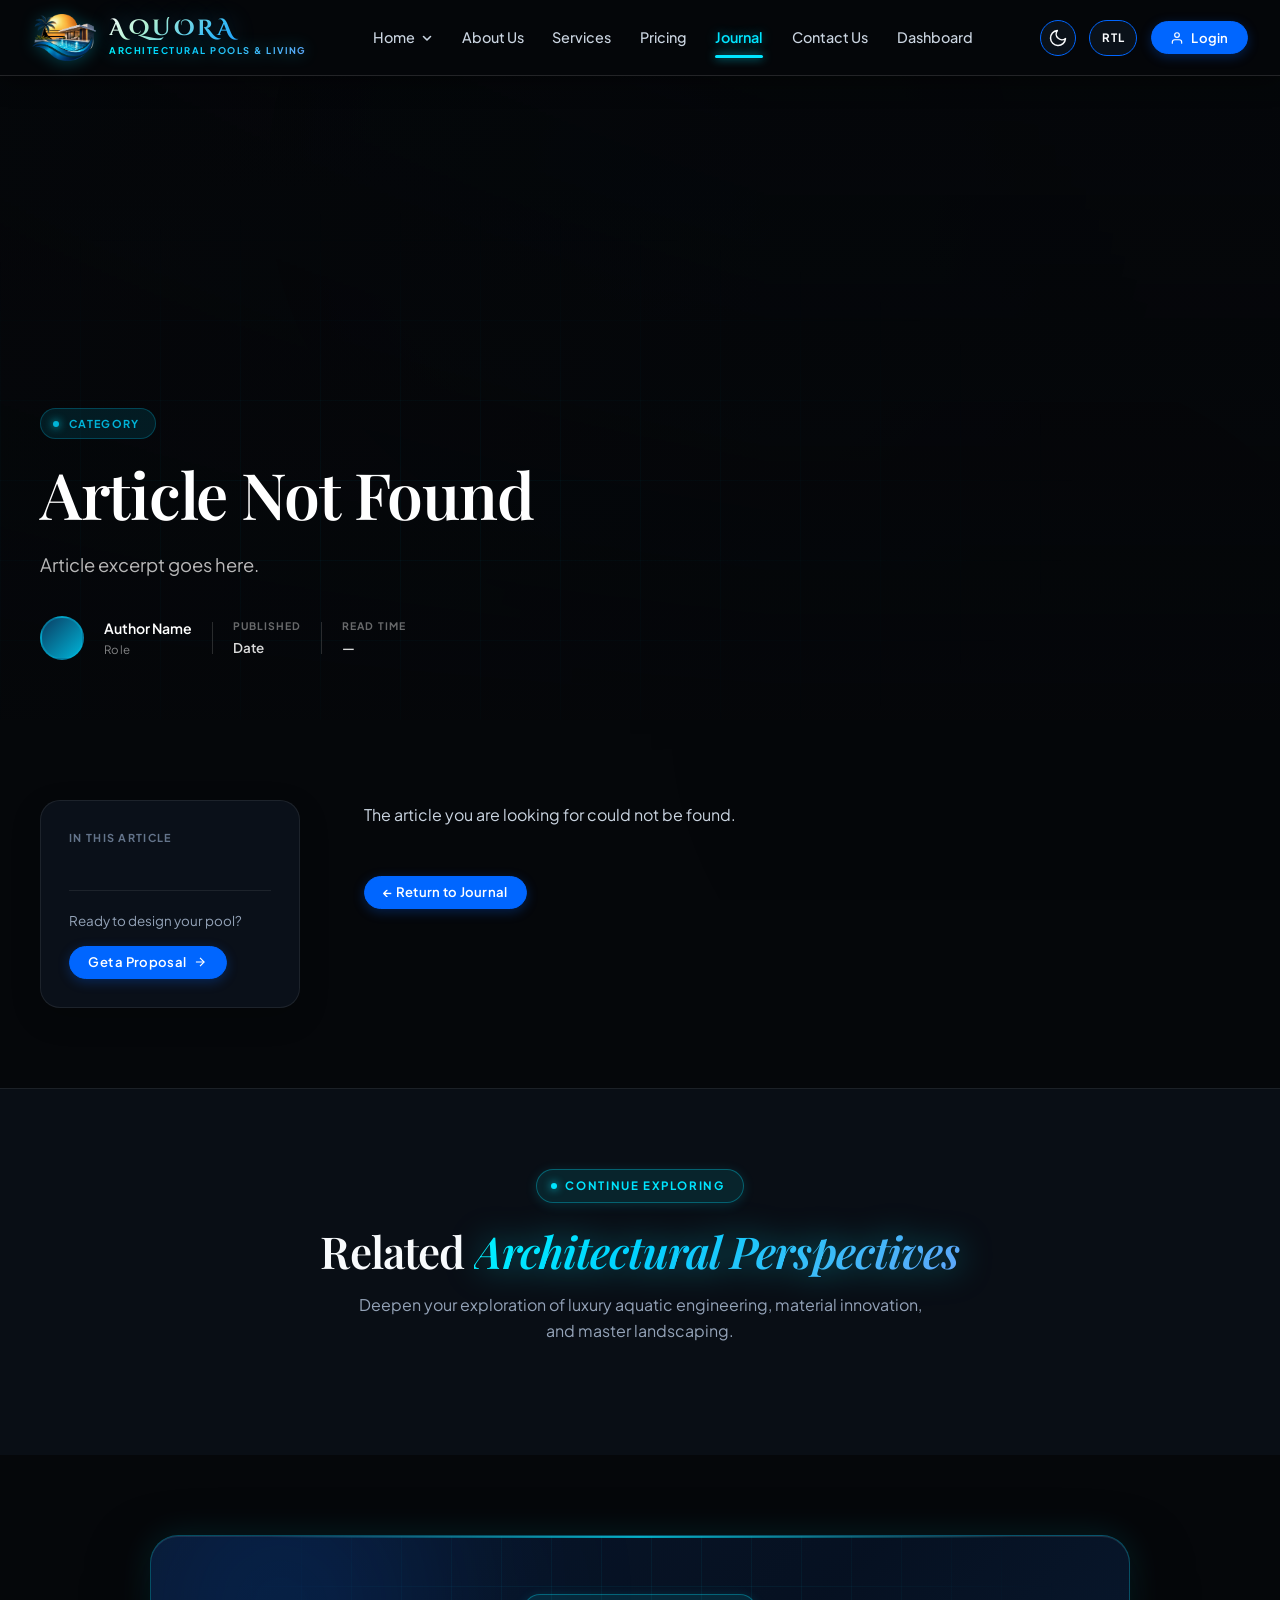
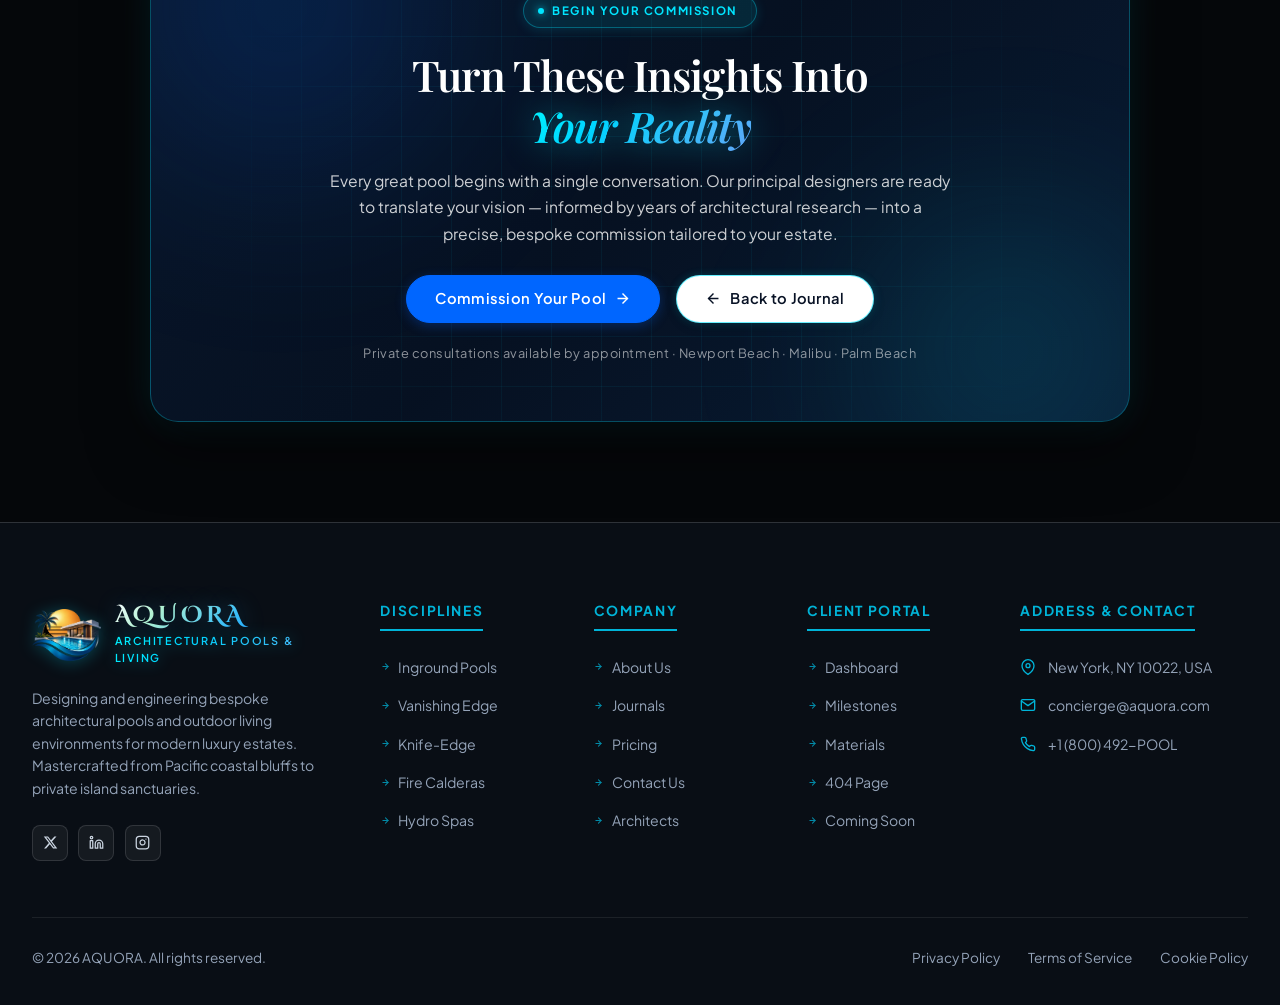
<file: journal-detail.html>
<!DOCTYPE html>
<html lang="en" data-theme="dark" dir="ltr">

<head>
  <meta charset="UTF-8">
  <meta name="viewport" content="width=device-width, initial-scale=1.0">
  <script>
    (function () {
      var t = localStorage.getItem('aquara-theme') || localStorage.getItem('aura-theme') || 'dark';
      document.documentElement.setAttribute('data-theme', t);
      var d = localStorage.getItem('aquara-dir') || localStorage.getItem('aura-rtl') || 'ltr';
      document.documentElement.setAttribute('dir', d);
    })();
</script>
  <title id="page-title">Journal Article | AQUORA</title>
  <meta name="description" id="page-meta-desc" content="Read expert insights on architectural pool design from the AQUORA editorial team.">
  <link rel="icon" type="image/png" href="assets/aquora-logo.png">

  <link rel="preconnect" href="https://fonts.googleapis.com">
  <link rel="preconnect" href="https://fonts.gstatic.com" crossorigin>
  <link
    href="https://fonts.googleapis.com/css2?family=Playfair+Display:ital,wght@0,400;0,500;0,600;0,700;1,400;1,600&family=Plus+Jakarta+Sans:wght@300;400;500;600;700;800&display=swap"
    rel="stylesheet">

  <link rel="stylesheet" href="index.css">
  <link rel="stylesheet" href="journal-detail.css">
</head>

<body data-page="journal-detail">
  
  <div class="water-caustics-ambient" aria-hidden="true"></div>

  
  <header id="main-header" class="site-header" role="banner">
    <div class="header-container">
      <a href="index.html" class="brand-logo" aria-label="AQUORA Home">
        <div class="logo-mark" aria-hidden="true">
          <img src="assets/aquora-logo.png" alt="AQUORA Logo" class="brand-logo-img">
        </div>
        <div class="brand-text-group">
          <span class="brand-name">AQUORA</span>
          <span class="brand-tagline">ARCHITECTURAL POOLS &amp; LIVING</span>
        </div>
      </a>

      <nav class="desktop-nav" aria-label="Main Navigation">
        <ul class="nav-menu">
          <li class="nav-item has-dropdown" id="home-dropdown-item">
            <button class="nav-link dropdown-toggle" id="home-dropdown-trigger" aria-expanded="false" aria-haspopup="true">
              <span>Home</span>
              <svg class="dropdown-chevron" width="12" height="12" viewBox="0 0 12 12" fill="none" xmlns="http://www.w3.org/2000/svg">
                <path d="M2.5 4.5L6 8L9.5 4.5" stroke="currentColor" stroke-width="1.6" stroke-linecap="round" stroke-linejoin="round"/>
              </svg>
            </button>
            <div class="dropdown-menu" id="home-dropdown-menu" role="menu" aria-labelledby="home-dropdown-trigger">
              <a href="index.html" class="dropdown-link" role="menuitem">Home 1</a>
              <div class="dropdown-divider"></div>
              <a href="home2.html" class="dropdown-link" role="menuitem">Home 2</a>
            </div>
          </li>
          <li class="nav-item"><a href="about.html" class="nav-link">About Us</a></li>
          <li class="nav-item"><a href="service.html" class="nav-link">Services</a></li>
          <li class="nav-item"><a href="pricing.html" class="nav-link">Pricing</a></li>
          <li class="nav-item"><a href="journal.html" class="nav-link active" aria-current="page">Journal</a></li>
          <li class="nav-item"><a href="contact.html" class="nav-link">Contact Us</a></li>
          <li class="nav-item"><a href="dashboard.html" class="nav-link">Dashboard</a></li>
        </ul>
      </nav>

      <div class="header-controls">
        <button id="theme-toggle-btn" class="control-btn theme-toggle" aria-label="Toggle Light and Dark Mode"
          title="Toggle Theme">
          <svg class="theme-icon icon-sun" width="20" height="20" viewBox="0 0 24 24" fill="none" stroke="currentColor"
            stroke-width="1.8" stroke-linecap="round" stroke-linejoin="round">
            <circle cx="12" cy="12" r="5"></circle>
            <line x1="12" y1="1" x2="12" y2="3"></line>
            <line x1="12" y1="21" x2="12" y2="23"></line>
            <line x1="4.22" y1="4.22" x2="5.64" y2="5.64"></line>
            <line x1="18.36" y1="18.36" x2="19.78" y2="19.78"></line>
            <line x1="1" y1="12" x2="3" y2="12"></line>
            <line x1="21" y1="12" x2="23" y2="12"></line>
            <line x1="4.22" y1="19.78" x2="5.64" y2="18.36"></line>
            <line x1="18.36" y1="5.64" x2="19.78" y2="4.22"></line>
          </svg>
          <svg class="theme-icon icon-moon" width="20" height="20" viewBox="0 0 24 24" fill="none" stroke="currentColor"
            stroke-width="1.8" stroke-linecap="round" stroke-linejoin="round">
            <path d="M21 12.79A9 9 0 1 1 11.21 3 7 7 0 0 0 21 12.79z"></path>
          </svg>
        </button>

        <button id="rtl-toggle-btn" class="control-btn rtl-toggle" aria-label="Toggle Right-to-Left Layout"
          title="Toggle RTL">
          <span class="rtl-text">RTL</span>
        </button>

        <a href="login.html" id="header-login-btn" class="btn btn-primary desktop-only" aria-label="Login">
          <svg width="16" height="16" viewBox="0 0 24 24" fill="none" stroke="currentColor" stroke-width="2"
            stroke-linecap="round" stroke-linejoin="round">
            <path d="M20 21v-2a4 4 0 0 0-4-4H8a4 4 0 0 0-4 4v2"></path>
            <circle cx="12" cy="7" r="4"></circle>
          </svg>
          <span>Login</span>
        </a>

        <button id="mobile-hamburger-btn" class="mobile-hamburger" aria-label="Open Navigation Menu"
          aria-expanded="false" aria-controls="mobile-nav-drawer">
          <span class="hamburger-line line-1"></span>
          <span class="hamburger-line line-2"></span>
          <span class="hamburger-line line-3"></span>
        </button>
      </div>
    </div>
  </header>

  
  <div id="mobile-drawer-overlay" class="mobile-drawer-overlay" aria-hidden="true"></div>
  <aside id="mobile-nav-drawer" class="mobile-nav-drawer" aria-label="Mobile Navigation" aria-hidden="true">
    <div class="drawer-header">
      <div class="drawer-brand">
        <div class="logo-mark" aria-hidden="true">
          <img src="assets/aquora-logo.png" alt="AQUORA Logo" class="brand-logo-img">
        </div>
        <div class="brand-text-group">
          <span class="brand-name" style="font-size:1.15rem;">AQUORA</span>
          <span class="brand-tagline">ARCHITECTURAL POOLS &amp; LIVING</span>
        </div>
      </div>
      <button id="drawer-close-btn" class="drawer-close-btn" aria-label="Close Navigation Menu">
        <svg width="24" height="24" viewBox="0 0 24 24" fill="none" stroke="currentColor" stroke-width="2" stroke-linecap="round" stroke-linejoin="round"><line x1="18" y1="6" x2="6" y2="18"></line><line x1="6" y1="6" x2="18" y2="18"></line></svg>
      </button>
    </div>
    <div class="drawer-content">
      <div class="drawer-home-switcher">
        <span class="drawer-section-label">SELECT EDITION</span>
        <div class="drawer-home-buttons">
          <a href="index.html" class="drawer-home-btn" id="drawer-home-1"><span>Home 1</span><small>Resort Luxury</small></a>
          <a href="home2.html" class="drawer-home-btn" id="drawer-home-2"><span>Home 2</span><small>The Experience</small></a>
        </div>
      </div>
      <nav class="drawer-nav">
        <ul class="drawer-menu">
          <li><a href="index.html" class="drawer-link"><span class="drawer-link-num">01</span> Home</a></li>
          <li><a href="about.html" class="drawer-link"><span class="drawer-link-num">02</span> About Us</a></li>
          <li><a href="service.html" class="drawer-link"><span class="drawer-link-num">03</span> Services</a></li>
          <li><a href="pricing.html" class="drawer-link"><span class="drawer-link-num">04</span> Pricing</a></li>
          <li><a href="journal.html" class="drawer-link active"><span class="drawer-link-num">05</span> Journal</a></li>
          <li><a href="contact.html" class="drawer-link"><span class="drawer-link-num">06</span> Contact Us</a></li>
          <li><a href="dashboard.html" class="drawer-link"><span class="drawer-link-num">07</span> Dashboard</a></li>
        </ul>
      </nav>
      <div class="drawer-footer">
        <a href="login.html" class="btn btn-primary btn-block">
          <svg width="18" height="18" viewBox="0 0 24 24" fill="none" stroke="currentColor" stroke-width="2"><path d="M20 21v-2a4 4 0 0 0-4-4H8a4 4 0 0 0-4 4v2"></path><circle cx="12" cy="7" r="4"></circle></svg>
          <span>Login</span>
        </a>
        <button class="btn btn-secondary btn-block" onclick="openQuoteModal('Drawer')">
          <span>Request Consultation</span>
          <svg width="16" height="16" viewBox="0 0 24 24" fill="none" stroke="currentColor" stroke-width="2"><line x1="5" y1="12" x2="19" y2="12"></line><polyline points="12 5 19 12 12 19"></polyline></svg>
        </button>
      </div>
    </div>
  </aside>

  <main id="main-content">

    
    <section class="jd-hero" id="article-hero" aria-label="Article Hero">
      <div class="jd-hero-bg">
        <div class="jd-hero-visual" id="jd-hero-visual" aria-hidden="true"></div>
        <div class="jd-hero-overlay"></div>
        <div class="jd-hero-grid" aria-hidden="true"></div>
      </div>

      <div class="jd-hero-content" id="jd-hero-content">
        <div class="jd-hero-badge" id="jd-hero-badge">
          <span class="badge-dot"></span>
          <span id="jd-category-label">Category</span>
        </div>

        <h1 class="jd-hero-title" id="jd-article-title">Article Title</h1>

        <p class="jd-hero-excerpt" id="jd-article-excerpt">Article excerpt goes here.</p>

        <div class="jd-hero-author-row" id="jd-author-row">
          <div class="jd-author-avatar" id="jd-author-avatar"></div>
          <div class="jd-author-info">
            <span class="jd-author-name" id="jd-author-name">Author Name</span>
            <span class="jd-author-role" id="jd-author-role">Role</span>
          </div>
          <div class="jd-hero-divider-v" aria-hidden="true"></div>
          <div class="jd-meta-block">
            <span class="jd-meta-label">Published</span>
            <span class="jd-meta-value" id="jd-pub-date">Date</span>
          </div>
          <div class="jd-hero-divider-v" aria-hidden="true"></div>
          <div class="jd-meta-block">
            <span class="jd-meta-label">Read Time</span>
            <span class="jd-meta-value" id="jd-read-time">—</span>
          </div>
        </div>
      </div>
    </section>

    
    <section class="jd-article-section">
      <div class="jd-article-layout">

        
        <aside class="jd-sidebar" aria-label="Article navigation">
          <div class="jd-sidebar-inner">
            <p class="jd-sidebar-label">In This Article</p>
            <nav class="jd-toc" id="jd-toc" aria-label="Table of Contents">
              
            </nav>
            <div class="jd-sidebar-cta">
              <p class="jd-sidebar-cta-text">Ready to design your pool?</p>
              <button class="btn btn-primary" onclick="openQuoteModal('Sidebar')" id="jd-sidebar-quote-btn">
                <span>Get a Proposal</span>
                <svg width="14" height="14" viewBox="0 0 24 24" fill="none" stroke="currentColor" stroke-width="2"><line x1="5" y1="12" x2="19" y2="12"></line><polyline points="12 5 19 12 12 19"></polyline></svg>
              </button>
            </div>
          </div>
        </aside>

        
        <article class="jd-article-body" id="jd-article-body" aria-label="Article content">
          
        </article>

      </div>
    </section>

    
    <section class="jd-related-section" aria-label="Related Articles">
      <div class="jd-container">
        <div class="jd-related-header">
          <div class="jd-eyebrow-badge">
            <span class="badge-dot"></span>
            <span>CONTINUE EXPLORING</span>
          </div>
          <h2 class="jd-related-title">Related <em>Architectural Perspectives</em></h2>
          <p class="jd-related-subtitle">Deepen your exploration of luxury aquatic engineering, material innovation, and master landscaping.</p>
        </div>

        <div class="jd-related-grid" id="jd-related-grid">
          
        </div>
      </div>
    </section>

    
    <section class="jd-cta-section" aria-label="Commission Your Pool">
      <div class="jd-container">
        <div class="jd-cta-card">
          <div class="jd-cta-bg" aria-hidden="true"></div>
          <div class="jd-cta-orb jd-orb-1" aria-hidden="true"></div>
          <div class="jd-cta-orb jd-orb-2" aria-hidden="true"></div>

          <div class="jd-cta-content">
            <div class="jd-eyebrow-badge">
              <span class="badge-dot"></span>
              <span>BEGIN YOUR COMMISSION</span>
            </div>
            <h2 class="jd-cta-title">Turn These Insights Into <em>Your Reality</em></h2>
            <p class="jd-cta-desc">Every great pool begins with a single conversation. Our principal designers are ready to translate your vision — informed by years of architectural research — into a precise, bespoke commission tailored to your estate.</p>
            <div class="jd-cta-actions">
              <button class="btn btn-primary btn-large" onclick="openQuoteModal('Article CTA')" id="jd-cta-quote-btn">
                <span>Commission Your Pool</span>
                <svg width="18" height="18" viewBox="0 0 24 24" fill="none" stroke="currentColor" stroke-width="2"><line x1="5" y1="12" x2="19" y2="12"></line><polyline points="12 5 19 12 12 19"></polyline></svg>
              </button>
              <a href="journal.html" class="btn btn-secondary btn-large" id="jd-back-btn">
                <svg width="18" height="18" viewBox="0 0 24 24" fill="none" stroke="currentColor" stroke-width="2"><line x1="19" y1="12" x2="5" y2="12"></line><polyline points="12 19 5 12 12 5"></polyline></svg>
                <span>Back to Journal</span>
              </a>
            </div>
            <p class="jd-cta-note">Private consultations available by appointment · Newport Beach · Malibu · Palm Beach</p>
          </div>
        </div>
      </div>
    </section>

  </main>

  
  <footer id="footer" class="site-footer" role="contentinfo">
    <div class="footer-container">

      
      <div class="footer-top">

        
        <div class="footer-brand-col">
          <a href="index.html" class="footer-brand-logo" aria-label="AQUORA Home">
            <div class="logo-mark" aria-hidden="true">
              <img src="assets/aquora-logo.png" alt="AQUORA Logo" class="brand-logo-img">
            </div>
            <div class="brand-text-group">
              <span class="brand-name">AQUORA</span>
              <span class="brand-tagline">ARCHITECTURAL POOLS &amp; LIVING</span>
            </div>
          </a>
          <p class="footer-description">
            Designing and engineering bespoke architectural pools and outdoor living environments for modern luxury estates. Mastercrafted from Pacific coastal bluffs to private island sanctuaries.
          </p>
          <div class="footer-social-links" aria-label="Social Media">
            <a href="#footer" class="social-link" aria-label="X" title="X">
              <svg width="15" height="15" viewBox="0 0 24 24" fill="currentColor"><path d="M18.244 2.25h3.308l-7.227 8.26 8.502 11.24H16.17l-5.214-6.817L4.99 21.75H1.68l7.73-8.835L1.254 2.25H8.08l4.713 6.231zm-1.161 17.52h1.833L7.084 4.126H5.117z"></path></svg>
            </a>
            <a href="#footer" class="social-link" aria-label="LinkedIn" title="LinkedIn">
              <svg width="15" height="15" viewBox="0 0 24 24" fill="none" stroke="currentColor" stroke-width="2" stroke-linecap="round" stroke-linejoin="round"><path d="M16 8a6 6 0 0 1 6 6v7h-4v-7a2 2 0 0 0-2-2 2 2 0 0 0-2 2v7h-4v-7a6 6 0 0 1 6-6z"></path><rect x="2" y="9" width="4" height="12"></rect><circle cx="4" cy="4" r="2"></circle></svg>
            </a>
            <a href="#footer" class="social-link" aria-label="Instagram" title="Instagram">
              <svg width="15" height="15" viewBox="0 0 24 24" fill="none" stroke="currentColor" stroke-width="2" stroke-linecap="round" stroke-linejoin="round"><rect x="2" y="2" width="20" height="20" rx="5" ry="5"></rect><path d="M16 11.37A4 4 0 1 1 12.63 8 4 4 0 0 1 16 11.37z"></path><line x1="17.5" y1="6.5" x2="17.51" y2="6.5"></line></svg>
            </a>
          </div>
        </div>

        
        <div class="footer-col">
          <h4 class="footer-col-title">Disciplines</h4>
          <ul class="footer-links">
            <li><a href="service detail.html?service=inground">Inground Pools</a></li>
            <li><a href="service detail.html?service=vanishing">Vanishing Edge</a></li>
            <li><a href="service detail.html?service=knife-edge">Knife-Edge</a></li>
            <li><a href="service detail.html?service=fire-caldera">Fire Calderas</a></li>
            <li><a href="service detail.html?service=hydro-spa">Hydro Spas</a></li>
          </ul>
        </div>

        
        <div class="footer-col">
          <h4 class="footer-col-title">Company</h4>
          <ul class="footer-links">
            <li><a href="about.html">About Us</a></li>
            <li><a href="journal.html">Journals</a></li>
            <li><a href="pricing.html">Pricing</a></li>
            <li><a href="contact.html">Contact Us</a></li>
            <li><a href="about.html#team">Architects</a></li>
          </ul>
        </div>

        
        <div class="footer-col">
          <h4 class="footer-col-title">Client Portal</h4>
          <ul class="footer-links">
            <li><a href="dashboard.html">Dashboard</a></li>
            <li><a href="dashboard.html#milestones">Milestones</a></li>
            <li><a href="dashboard.html#materials">Materials</a></li>
            <li><a href="404.html">404 Page</a></li>
            <li><a href="coming soon.html">Coming Soon</a></li>
          </ul>
        </div>

        
        <div class="footer-col footer-contact-col">
          <h4 class="footer-col-title">Address &amp; Contact</h4>
          <div class="footer-contact-list">
            <div class="contact-entry">
              <svg width="16" height="16" viewBox="0 0 24 24" fill="none" stroke="currentColor" stroke-width="2" stroke-linecap="round" stroke-linejoin="round"><path d="M21 10c0 7-9 13-9 13s-9-6-9-13a9 9 0 0 1 18 0z"></path><circle cx="12" cy="10" r="3"></circle></svg>
              <span>New York, NY 10022, USA</span>
            </div>
            <div class="contact-entry">
              <svg width="16" height="16" viewBox="0 0 24 24" fill="none" stroke="currentColor" stroke-width="2" stroke-linecap="round" stroke-linejoin="round"><path d="M4 4h16c1.1 0 2 .9 2 2v12c0 1.1-.9 2-2 2H4c-1.1 0-2-.9-2-2V6c0-1.1.9-2 2-2z"></path><polyline points="22,6 12,13 2,6"></polyline></svg>
              <a href="mailto:concierge@aquora.com">concierge@aquora.com</a>
            </div>
            <div class="contact-entry">
              <svg width="16" height="16" viewBox="0 0 24 24" fill="none" stroke="currentColor" stroke-width="2" stroke-linecap="round" stroke-linejoin="round"><path d="M22 16.92v3a2 2 0 0 1-2.18 2 19.79 19.79 0 0 1-8.63-3.07 19.5 19.5 0 0 1-6-6 19.79 19.79 0 0 1-3.07-8.67A2 2 0 0 1 4.11 2h3a2 2 0 0 1 2 1.72 12.84 12.84 0 0 0 .7 2.81 2 2 0 0 1-.45 2.11L8.09 9.91a16 16 0 0 0 6 6l1.27-1.27a2 2 0 0 1 2.11-.45 12.84 12.84 0 0 0 2.81.7A2 2 0 0 1 22 16.92z"></path></svg>
              <a href="tel:+18004927665">+1 (800) 492-POOL</a>
            </div>
          </div>
        </div>

      </div>

      
      <div class="footer-bottom">
        <div class="footer-copyright">
          &copy; 2026 AQUORA. All rights reserved.
        </div>
        <div class="footer-legal-links">
          <a href="#footer">Privacy Policy</a>
          <a href="#footer">Terms of Service</a>
          <a href="#footer">Cookie Policy</a>
        </div>
      </div>

    </div>
  </footer>

  
  <div id="quote-modal" class="modal-overlay" aria-hidden="true" role="dialog" aria-modal="true" aria-labelledby="quote-modal-title">
    <div class="modal-dialog">
      <button class="modal-close-btn" onclick="closeQuoteModal()"><svg width="24" height="24" viewBox="0 0 24 24" fill="none" stroke="currentColor" stroke-width="2"><line x1="18" y1="6" x2="6" y2="18"></line><line x1="6" y1="6" x2="18" y2="18"></line></svg></button>
      <div class="modal-header">
        <span class="modal-eyebrow">ARCHITECTURAL COMMISSION INQUIRY</span>
        <h3 id="quote-modal-title" class="modal-title">Commission Your Private Paradise</h3>
        <p class="modal-subtitle">Share your estate vision with our principal designers for a turnkey proposal.</p>
      </div>
      <form id="quote-form" class="modal-form" onsubmit="handleQuoteSubmit(event)">
        <div class="form-row-2">
          <div class="form-group"><label for="quote-name">Full Name *</label><input type="text" id="quote-name" required placeholder="e.g. Victoria Sterling" class="form-input"></div>
          <div class="form-group"><label for="quote-email">Email Address *</label><input type="email" id="quote-email" required placeholder="victoria@estate.com" class="form-input"></div>
        </div>
        <div class="form-row-2">
          <div class="form-group"><label for="quote-phone">Phone Number *</label><input type="tel" id="quote-phone" required placeholder="+1 (555) 019-2834" class="form-input"></div>
          <div class="form-group"><label for="quote-type">Pool Paradigm *</label><select id="quote-type" class="form-input" required><option>Vanishing Infinity Edge</option><option>Inground Architectural</option><option>Custom Sculptural</option><option>Resort Lagoon</option></select></div>
        </div>
        <div class="form-group"><label for="quote-notes">Vision Details</label><textarea id="quote-notes" rows="3" placeholder="Tell us about your estate vision..." class="form-input"></textarea></div>
        <button type="submit" class="btn btn-primary btn-block btn-large"><span>Submit Proposal Request</span><svg width="18" height="18" viewBox="0 0 24 24" fill="none" stroke="currentColor" stroke-width="2"><line x1="5" y1="12" x2="19" y2="12"></line><polyline points="12 5 19 12 12 19"></polyline></svg></button>
        <p class="form-disclaimer">All inquiries are safeguarded under strict privacy and non-disclosure standards.</p>
      </form>
    </div>
  </div>

  
  <div id="login-modal" class="modal-overlay" aria-hidden="true" role="dialog" aria-modal="true" aria-labelledby="login-modal-title">
    <div class="modal-dialog modal-dialog-sm">
      <button class="modal-close-btn" onclick="closeLoginModal()"><svg width="24" height="24" viewBox="0 0 24 24" fill="none" stroke="currentColor" stroke-width="2"><line x1="18" y1="6" x2="6" y2="18"></line><line x1="6" y1="6" x2="18" y2="18"></line></svg></button>
      <div class="modal-header">
        <span class="modal-eyebrow">PORTAL ACCESS</span>
        <h3 id="login-modal-title" class="modal-title">Client Dashboard Login</h3>
        <p class="modal-subtitle">Access your project milestones, drone progress, and architectural messages.</p>
      </div>
      <div class="demo-credentials-callout">
        <span class="callout-label">Demo:</span>
        <code>client@aurawaters.com | paradise2026</code>
        <button type="button" class="btn-fill-demo" onclick="fillDemoCredentials()">Auto-Fill</button>
      </div>
      <form id="login-form" class="modal-form" onsubmit="handleLoginSubmit(event)">
        <div class="form-group"><label for="login-email">Client Email</label><input type="email" id="login-email" required placeholder="name@estate.com" class="form-input"></div>
        <div class="form-group"><label for="login-password">Access Password</label><input type="password" id="login-password" required placeholder="••••••••••••" class="form-input"></div>
        <button type="submit" class="btn btn-primary btn-block btn-large"><span>Enter Client Portal</span></button>
      </form>
    </div>
  </div>

  <div id="toast-notification" class="toast-container" aria-live="polite" aria-atomic="true"></div>

  <script src="index.js"></script>
  <script src="journal-detail.js"></script>
</body>

</html>
</file>
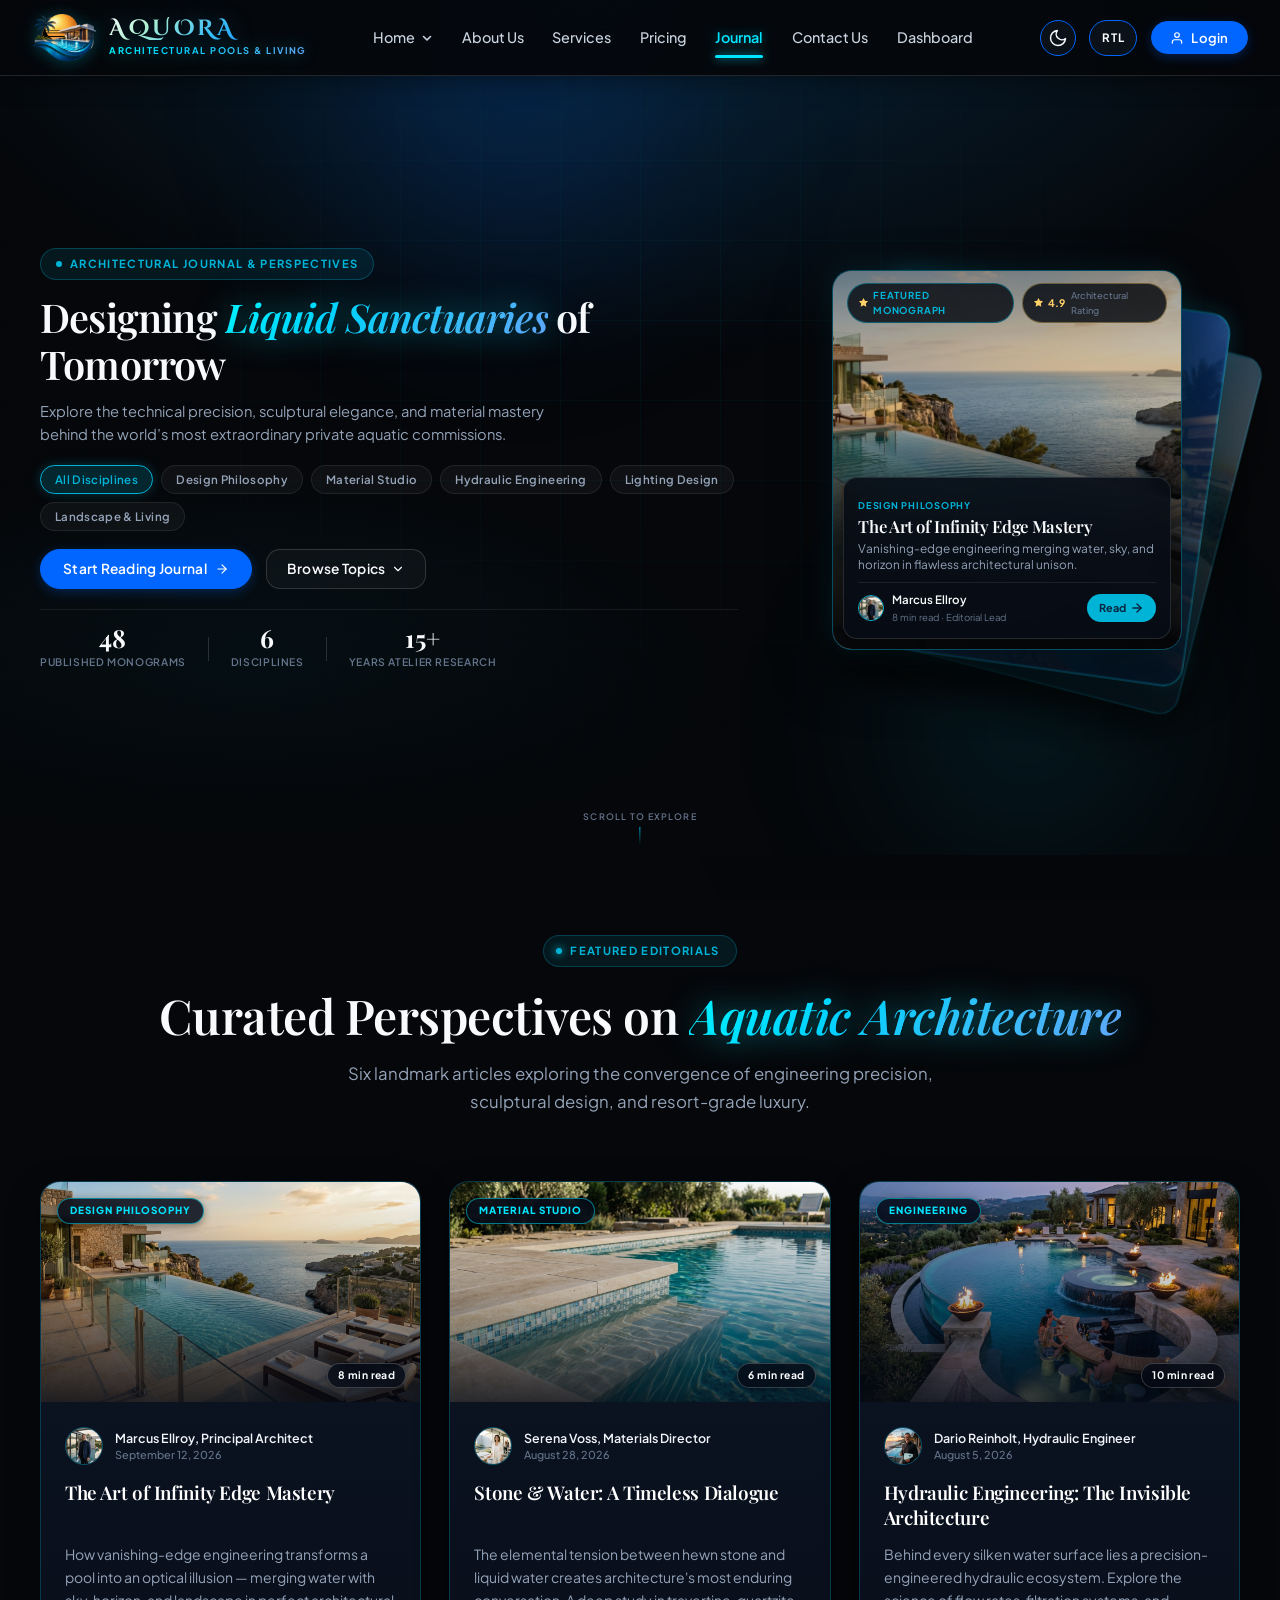
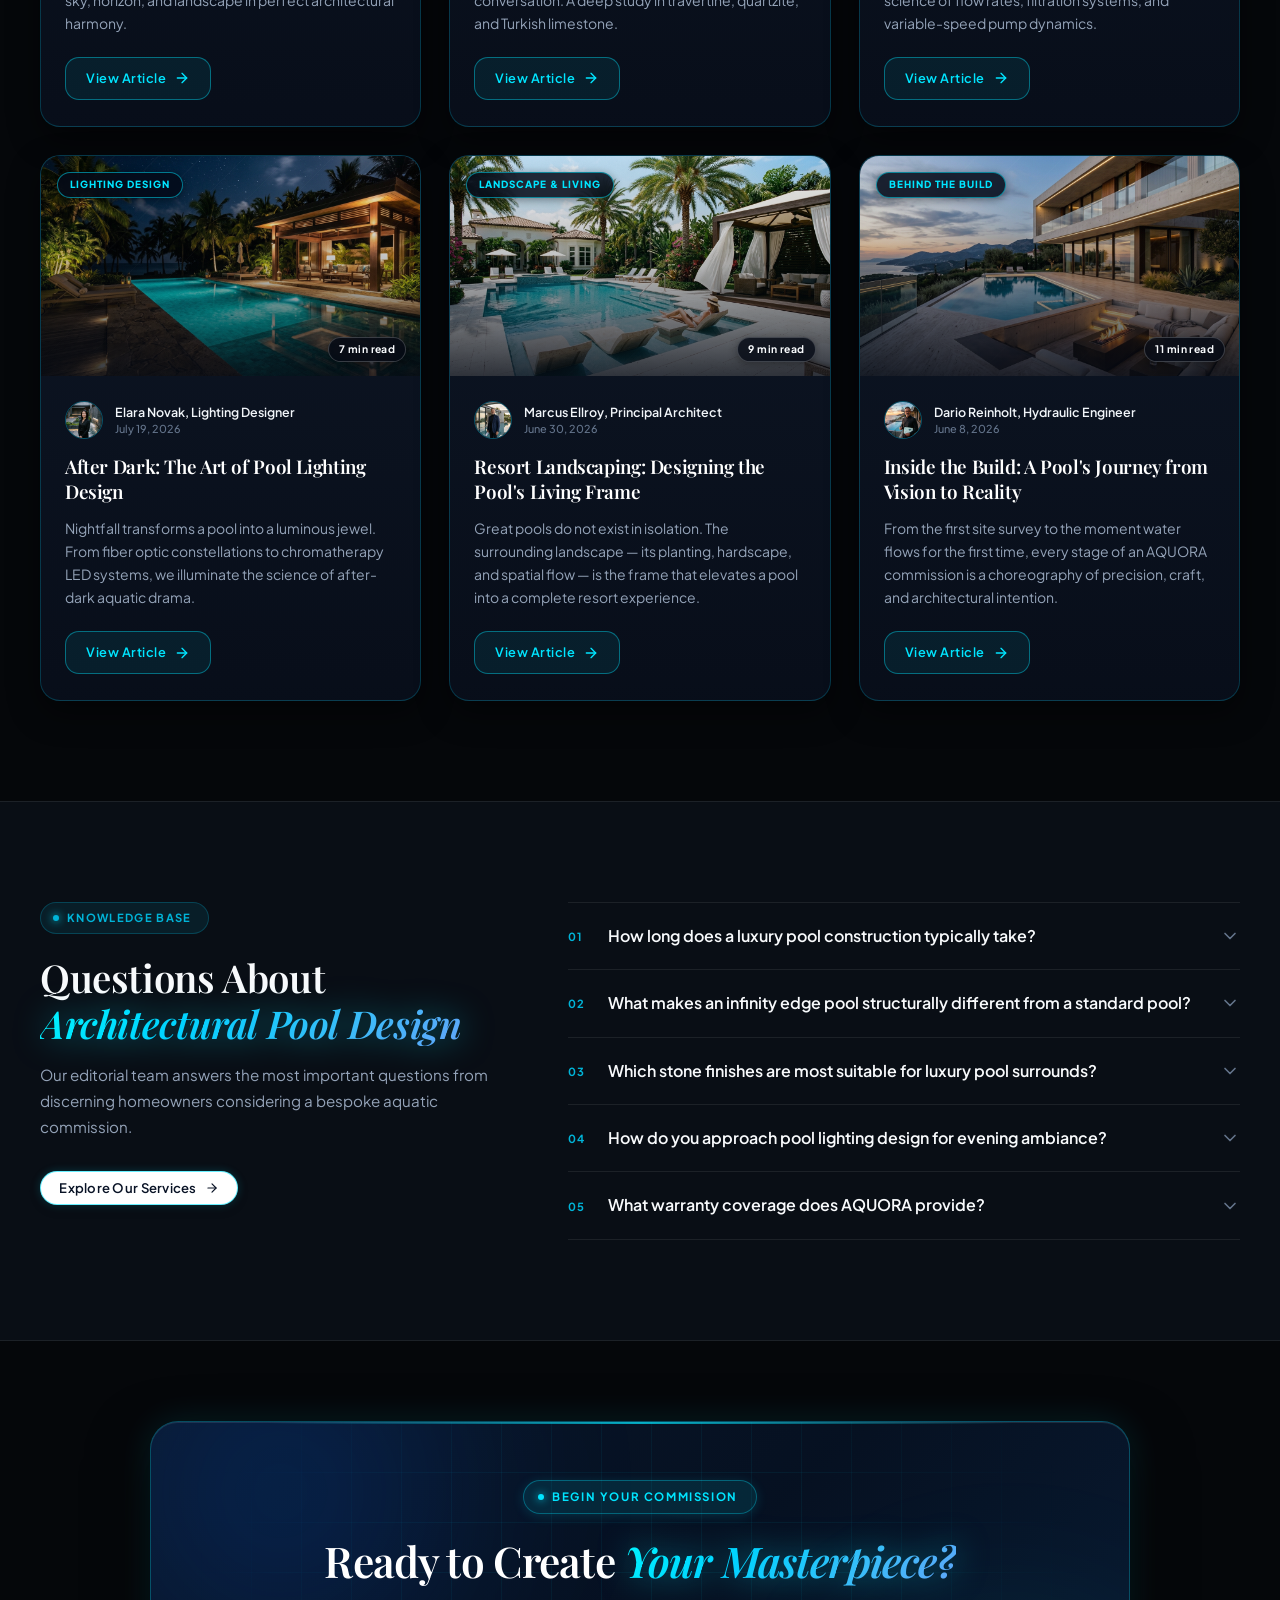
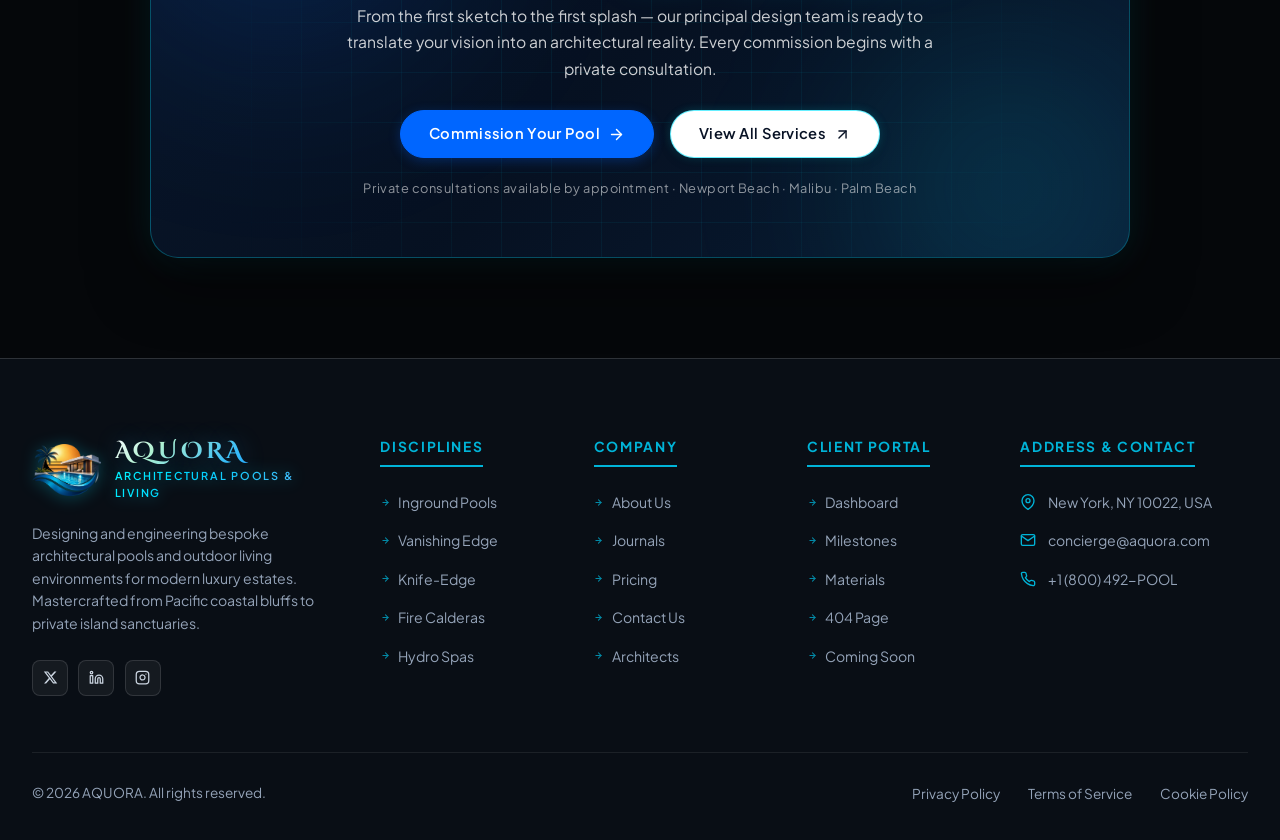
<file: journal.html>
<!DOCTYPE html>
<html lang="en" data-theme="dark" dir="ltr">

<head>
  <meta charset="UTF-8">
  <meta name="viewport" content="width=device-width, initial-scale=1.0">
  <script>
    (function () {
      var t = localStorage.getItem('aquara-theme') || localStorage.getItem('aura-theme') || 'dark';
      document.documentElement.setAttribute('data-theme', t);
      var d = localStorage.getItem('aquara-dir') || localStorage.getItem('aura-rtl') || 'ltr';
      document.documentElement.setAttribute('dir', d);
    })();
</script>
  <title>The Journal - Pool Design Insights &amp; Architectural Living | AQUORA</title>
  <meta name="description"
    content="Explore expert insights, architectural pool design editorials, and luxury living inspiration from AQUORA — the world's premier pool construction atelier.">
  <meta name="keywords"
    content="luxury pool design journal, architectural pool blog, infinity pool guide, custom pool inspiration, AQUORA editorial">
  <link rel="icon" type="image/png" href="assets/aquora-logo.png">
  <link rel="preconnect" href="https://fonts.googleapis.com">
  <link rel="preconnect" href="https://fonts.gstatic.com" crossorigin>
  <link
    href="https://fonts.googleapis.com/css2?family=Playfair+Display:ital,wght@0,400;0,500;0,600;0,700;1,400;1,600&family=Plus+Jakarta+Sans:wght@300;400;500;600;700;800&display=swap"
    rel="stylesheet">

  <link rel="stylesheet" href="index.css">
  <link rel="stylesheet" href="journal.css">
</head>

<body data-page="journal">
  
  <div class="water-caustics-ambient" aria-hidden="true"></div>

  
  <header id="main-header" class="site-header" role="banner">
    <div class="header-container">

      
      <a href="index.html" class="brand-logo" aria-label="AQUORA Home">
        <div class="logo-mark" aria-hidden="true">
          <img src="assets/aquora-logo.png" alt="AQUORA Logo" class="brand-logo-img">
        </div>
        <div class="brand-text-group">
          <span class="brand-name">AQUORA</span>
          <span class="brand-tagline">ARCHITECTURAL POOLS &amp; LIVING</span>
        </div>
      </a>

      
      <nav class="desktop-nav" aria-label="Main Navigation">
        <ul class="nav-menu">
          <li class="nav-item has-dropdown" id="home-dropdown-item">
            <button class="nav-link dropdown-toggle" id="home-dropdown-trigger" aria-expanded="false" aria-haspopup="true">
              <span>Home</span>
              <svg class="dropdown-chevron" width="12" height="12" viewBox="0 0 12 12" fill="none" xmlns="http://www.w3.org/2000/svg">
                <path d="M2.5 4.5L6 8L9.5 4.5" stroke="currentColor" stroke-width="1.6" stroke-linecap="round" stroke-linejoin="round"/>
              </svg>
            </button>
            <div class="dropdown-menu" id="home-dropdown-menu" role="menu" aria-labelledby="home-dropdown-trigger">
              <a href="index.html" class="dropdown-link" role="menuitem">Home 1</a>
              <div class="dropdown-divider"></div>
              <a href="home2.html" class="dropdown-link" role="menuitem">Home 2</a>
            </div>
          </li>
          <li class="nav-item"><a href="about.html" class="nav-link">About Us</a></li>
          <li class="nav-item"><a href="service.html" class="nav-link">Services</a></li>
          <li class="nav-item"><a href="pricing.html" class="nav-link">Pricing</a></li>
          <li class="nav-item"><a href="journal.html" class="nav-link active" aria-current="page">Journal</a></li>
          <li class="nav-item"><a href="contact.html" class="nav-link">Contact Us</a></li>
          <li class="nav-item"><a href="dashboard.html" class="nav-link">Dashboard</a></li>
        </ul>
      </nav>

      
      <div class="header-controls">
        <button id="theme-toggle-btn" class="control-btn theme-toggle" aria-label="Toggle Light and Dark Mode"
          title="Toggle Theme">
          <svg class="theme-icon icon-sun" width="20" height="20" viewBox="0 0 24 24" fill="none" stroke="currentColor"
            stroke-width="1.8" stroke-linecap="round" stroke-linejoin="round">
            <circle cx="12" cy="12" r="5"></circle>
            <line x1="12" y1="1" x2="12" y2="3"></line>
            <line x1="12" y1="21" x2="12" y2="23"></line>
            <line x1="4.22" y1="4.22" x2="5.64" y2="5.64"></line>
            <line x1="18.36" y1="18.36" x2="19.78" y2="19.78"></line>
            <line x1="1" y1="12" x2="3" y2="12"></line>
            <line x1="21" y1="12" x2="23" y2="12"></line>
            <line x1="4.22" y1="19.78" x2="5.64" y2="18.36"></line>
            <line x1="18.36" y1="5.64" x2="19.78" y2="4.22"></line>
          </svg>
          <svg class="theme-icon icon-moon" width="20" height="20" viewBox="0 0 24 24" fill="none" stroke="currentColor"
            stroke-width="1.8" stroke-linecap="round" stroke-linejoin="round">
            <path d="M21 12.79A9 9 0 1 1 11.21 3 7 7 0 0 0 21 12.79z"></path>
          </svg>
        </button>

        <button id="rtl-toggle-btn" class="control-btn rtl-toggle" aria-label="Toggle Right-to-Left Layout"
          title="Toggle RTL">
          <span class="rtl-text">RTL</span>
        </button>

        <a href="login.html" id="header-login-btn" class="btn btn-primary desktop-only" aria-label="Login">
          <svg width="16" height="16" viewBox="0 0 24 24" fill="none" stroke="currentColor" stroke-width="2"
            stroke-linecap="round" stroke-linejoin="round">
            <path d="M20 21v-2a4 4 0 0 0-4-4H8a4 4 0 0 0-4 4v2"></path>
            <circle cx="12" cy="7" r="4"></circle>
          </svg>
          <span>Login</span>
        </a>

        <button id="mobile-hamburger-btn" class="mobile-hamburger" aria-label="Open Navigation Menu"
          aria-expanded="false" aria-controls="mobile-nav-drawer">
          <span class="hamburger-line line-1"></span>
          <span class="hamburger-line line-2"></span>
          <span class="hamburger-line line-3"></span>
        </button>
      </div>

    </div>
  </header>

  
  <div id="mobile-drawer-overlay" class="mobile-drawer-overlay" aria-hidden="true"></div>
  <aside id="mobile-nav-drawer" class="mobile-nav-drawer" aria-label="Mobile Navigation" aria-hidden="true">
    <div class="drawer-header">
      <div class="drawer-brand">
        <div class="logo-mark" aria-hidden="true">
          <img src="assets/aquora-logo.png" alt="AQUORA Logo" class="brand-logo-img">
        </div>
        <div class="brand-text-group">
          <span class="brand-name" style="font-size: 1.15rem;">AQUORA</span>
          <span class="brand-tagline">ARCHITECTURAL POOLS &amp; LIVING</span>
        </div>
      </div>
      <button id="drawer-close-btn" class="drawer-close-btn" aria-label="Close Navigation Menu">
        <svg width="24" height="24" viewBox="0 0 24 24" fill="none" stroke="currentColor" stroke-width="2" stroke-linecap="round" stroke-linejoin="round">
          <line x1="18" y1="6" x2="6" y2="18"></line>
          <line x1="6" y1="6" x2="18" y2="18"></line>
        </svg>
      </button>
    </div>
    <div class="drawer-content">
      <div class="drawer-home-switcher">
        <span class="drawer-section-label">SELECT EDITION</span>
        <div class="drawer-home-buttons">
          <a href="index.html" class="drawer-home-btn" id="drawer-home-1"><span>Home 1</span><small>Resort Luxury</small></a>
          <a href="home2.html" class="drawer-home-btn" id="drawer-home-2"><span>Home 2</span><small>The Experience</small></a>
        </div>
      </div>
      <nav class="drawer-nav">
        <ul class="drawer-menu">
          <li><a href="index.html" class="drawer-link"><span class="drawer-link-num">01</span> Home</a></li>
          <li><a href="about.html" class="drawer-link"><span class="drawer-link-num">02</span> About Us</a></li>
          <li><a href="service.html" class="drawer-link"><span class="drawer-link-num">03</span> Services</a></li>
          <li><a href="pricing.html" class="drawer-link"><span class="drawer-link-num">04</span> Pricing</a></li>
          <li><a href="journal.html" class="drawer-link active"><span class="drawer-link-num">05</span> Journal</a></li>
          <li><a href="contact.html" class="drawer-link"><span class="drawer-link-num">06</span> Contact Us</a></li>
          <li><a href="dashboard.html" class="drawer-link"><span class="drawer-link-num">07</span> Dashboard</a></li>
        </ul>
      </nav>
      <div class="drawer-footer">
        <a href="login.html" id="drawer-login-btn" class="btn btn-primary btn-block">
          <svg width="18" height="18" viewBox="0 0 24 24" fill="none" stroke="currentColor" stroke-width="2" stroke-linecap="round" stroke-linejoin="round">
            <path d="M20 21v-2a4 4 0 0 0-4-4H8a4 4 0 0 0-4 4v2"></path>
            <circle cx="12" cy="7" r="4"></circle>
          </svg>
          <span>Login</span>
        </a>
        <button id="drawer-quote-btn" class="btn btn-secondary btn-block">
          <span>Request Consultation</span>
          <svg width="16" height="16" viewBox="0 0 24 24" fill="none" stroke="currentColor" stroke-width="2" stroke-linecap="round" stroke-linejoin="round">
            <line x1="5" y1="12" x2="19" y2="12"></line>
            <polyline points="12 5 19 12 12 19"></polyline>
          </svg>
        </button>
      </div>
    </div>
  </aside>

  <main id="main-content">

    
    <section class="journal-hero" aria-label="Journal Hero">
      <div class="journal-hero-bg">
        <div class="journal-hero-overlay"></div>
        <div class="journal-hero-grid-lines" aria-hidden="true"></div>
        <div class="journal-hero-orb orb-1" aria-hidden="true"></div>
        <div class="journal-hero-orb orb-2" aria-hidden="true"></div>
      </div>

      <div class="journal-hero-container">
        <div class="journal-hero-grid">

          
          <div class="journal-hero-left">
            <div class="hero-eyebrow">
              <span class="hero-eyebrow-dot"></span>
              <span>ARCHITECTURAL JOURNAL &amp; PERSPECTIVES</span>
            </div>

            <h1 class="journal-hero-title">
              Designing <span class="highlight-aqua">Liquid Sanctuaries</span> of Tomorrow
            </h1>

            <p class="journal-hero-subtitle">
              Explore the technical precision, sculptural elegance, and material mastery behind the world’s most extraordinary private aquatic commissions.
            </p>

            
            <div class="hero-topic-tags" aria-label="Journal topic tags" id="hero-topic-tags">
              <button class="hero-topic-tag active" data-topic="all" type="button">All Disciplines</button>
              <button class="hero-topic-tag" data-topic="philosophy" type="button">Design Philosophy</button>
              <button class="hero-topic-tag" data-topic="materials" type="button">Material Studio</button>
              <button class="hero-topic-tag" data-topic="engineering" type="button">Hydraulic Engineering</button>
              <button class="hero-topic-tag" data-topic="lighting" type="button">Lighting Design</button>
              <button class="hero-topic-tag" data-topic="living" type="button">Landscape &amp; Living</button>
            </div>

            
            <div class="hero-cta-group">
              <a href="#journal-cards-grid" class="btn btn-primary hero-btn-main">
                <span>Start Reading Journal</span>
                <svg width="16" height="16" viewBox="0 0 24 24" fill="none" stroke="currentColor" stroke-width="2" stroke-linecap="round" stroke-linejoin="round">
                  <line x1="5" y1="12" x2="19" y2="12"></line>
                  <polyline points="12 5 19 12 12 19"></polyline>
                </svg>
              </a>
              <a href="#journal-cards-grid" class="btn btn-ghost hero-btn-ghost">
                <span>Browse Topics</span>
                <svg width="15" height="15" viewBox="0 0 24 24" fill="none" stroke="currentColor" stroke-width="2" stroke-linecap="round" stroke-linejoin="round">
                  <polyline points="6 9 12 15 18 9"></polyline>
                </svg>
              </a>
            </div>

            
            <div class="journal-hero-meta">
              <div class="journal-hero-stat">
                <span class="stat-num">48</span>
                <span class="stat-label">Published Monograms</span>
              </div>
              <div class="journal-hero-divider"></div>
              <div class="journal-hero-stat">
                <span class="stat-num">6</span>
                <span class="stat-label">Disciplines</span>
              </div>
              <div class="journal-hero-divider"></div>
              <div class="journal-hero-stat">
                <span class="stat-num">15+</span>
                <span class="stat-label">Years Atelier Research</span>
              </div>
            </div>
          </div>

          
          <div class="journal-hero-right">
            <div class="hero-card-deck" id="hero-card-deck">
              
              <div class="deck-card deck-card-back-2" aria-hidden="true"></div>

              
              <div class="deck-card deck-card-back-1" aria-hidden="true"></div>

              
              <div class="deck-card deck-card-front" id="hero-front-card">
                <div class="deck-card-image" style="background-image: url('assets/hero_infinity.jpg');"></div>
                <div class="deck-card-gradient"></div>

                
                <div class="deck-card-top-bar">
                  <span class="deck-badge-featured">
                    <span class="deck-badge-star"><svg width="11" height="11" viewBox="0 0 24 24" fill="currentColor" aria-hidden="true"><polygon points="12 2 15.09 8.26 22 9.27 17 14.14 18.18 21.02 12 17.77 5.82 21.02 7 14.14 2 9.27 8.91 8.26 12 2"/></svg></span> FEATURED MONOGRAPH
                  </span>
                  <span class="deck-badge-rating">
                    <span class="rating-star"><svg width="11" height="11" viewBox="0 0 24 24" fill="currentColor" aria-hidden="true"><polygon points="12 2 15.09 8.26 22 9.27 17 14.14 18.18 21.02 12 17.77 5.82 21.02 7 14.14 2 9.27 8.91 8.26 12 2"/></svg></span> 4.9 <small>Architectural Rating</small>
                  </span>
                </div>

                
                <div class="deck-card-glass-info">
                  <span class="deck-card-category">Design Philosophy</span>
                  <h2 class="deck-card-title">The Art of Infinity Edge Mastery</h2>
                  <p class="deck-card-desc">Vanishing-edge engineering merging water, sky, and horizon in flawless architectural unison.</p>
                  <div class="deck-card-footer">
                    <div class="deck-author-group">
                      <img src="assets/team_marcus.jpg" alt="Marcus Ellroy" class="deck-author-avatar" />
                      <div class="deck-author-meta">
                        <span class="deck-author-name">Marcus Ellroy</span>
                        <span class="deck-author-time">8 min read · Editorial Lead</span>
                      </div>
                    </div>
                    <a href="journal-detail.html?article=infinity-edge-mastery" class="deck-read-btn" aria-label="Read The Art of Infinity Edge Mastery">
                      <span>Read</span>
                      <svg width="14" height="14" viewBox="0 0 24 24" fill="none" stroke="currentColor" stroke-width="2.5" stroke-linecap="round" stroke-linejoin="round">
                        <line x1="5" y1="12" x2="19" y2="12"></line>
                        <polyline points="12 5 19 12 12 19"></polyline>
                      </svg>
                    </a>
                  </div>
                </div>
              </div>
            </div>
          </div>

        </div>
      </div>

      <div class="journal-hero-scroll-cue" aria-hidden="true">
        <span>Scroll to Explore</span>
        <div class="scroll-line"></div>
      </div>
    </section>

    
    <section class="journal-grid-section" aria-label="Journal Articles">
      <div class="journal-section-container">

        <div class="journal-section-header">
          <div class="journal-eyebrow-badge">
            <span class="badge-dot"></span>
            <span>FEATURED EDITORIALS</span>
          </div>
          <h2 class="journal-section-title">Curated Perspectives on <span class="highlight-aqua">Aquatic Architecture</span></h2>
          <p class="journal-section-desc">Six landmark articles exploring the convergence of engineering precision, sculptural design, and resort-grade luxury.</p>
        </div>

        
        <div class="journal-cards-grid" id="journal-cards-grid">

          
          <article class="journal-card" data-article-id="infinity-edge-mastery" aria-label="Read: The Art of Infinity Edge Mastery">
            <div class="journal-card-image-wrap">
              <div class="journal-card-image jc-img-1"></div>
              <div class="journal-card-image-overlay"></div>
              <span class="journal-card-category">Design Philosophy</span>
              <span class="journal-card-read-time">8 min read</span>
            </div>
            <div class="journal-card-body">
              <div class="journal-card-meta">
                <img src="assets/team_marcus.jpg" alt="Marcus Ellroy" class="journal-card-author-img">
                <div class="journal-card-meta-info">
                  <span class="journal-card-author">Marcus Ellroy, Principal Architect</span>
                  <span class="journal-card-date">September 12, 2026</span>
                </div>
              </div>
              <h3 class="journal-card-title">The Art of Infinity Edge Mastery</h3>
              <p class="journal-card-excerpt">How vanishing-edge engineering transforms a pool into an optical illusion — merging water with sky, horizon, and landscape in perfect architectural harmony.</p>
              <a href="journal-detail.html?article=infinity-edge-mastery" class="journal-card-btn" id="btn-article-1">
                <span>View Article</span>
                <svg width="16" height="16" viewBox="0 0 24 24" fill="none" stroke="currentColor" stroke-width="2" stroke-linecap="round" stroke-linejoin="round">
                  <line x1="5" y1="12" x2="19" y2="12"></line>
                  <polyline points="12 5 19 12 12 19"></polyline>
                </svg>
              </a>
            </div>
          </article>

          
          <article class="journal-card" data-article-id="stone-water-dialogue" aria-label="Read: Stone & Water Dialogue">
            <div class="journal-card-image-wrap">
              <div class="journal-card-image jc-img-2"></div>
              <div class="journal-card-image-overlay"></div>
              <span class="journal-card-category">Material Studio</span>
              <span class="journal-card-read-time">6 min read</span>
            </div>
            <div class="journal-card-body">
              <div class="journal-card-meta">
                <img src="assets/team_serena.jpg" alt="Serena Voss" class="journal-card-author-img">
                <div class="journal-card-meta-info">
                  <span class="journal-card-author">Serena Voss, Materials Director</span>
                  <span class="journal-card-date">August 28, 2026</span>
                </div>
              </div>
              <h3 class="journal-card-title">Stone &amp; Water: A Timeless Dialogue</h3>
              <p class="journal-card-excerpt">The elemental tension between hewn stone and liquid water creates architecture's most enduring conversation. A deep study in travertine, quartzite, and Turkish limestone.</p>
              <a href="journal-detail.html?article=stone-water-dialogue" class="journal-card-btn" id="btn-article-2">
                <span>View Article</span>
                <svg width="16" height="16" viewBox="0 0 24 24" fill="none" stroke="currentColor" stroke-width="2" stroke-linecap="round" stroke-linejoin="round">
                  <line x1="5" y1="12" x2="19" y2="12"></line>
                  <polyline points="12 5 19 12 12 19"></polyline>
                </svg>
              </a>
            </div>
          </article>

          
          <article class="journal-card" data-article-id="hydraulic-engineering-secrets" aria-label="Read: Hydraulic Engineering Secrets">
            <div class="journal-card-image-wrap">
              <div class="journal-card-image jc-img-3"></div>
              <div class="journal-card-image-overlay"></div>
              <span class="journal-card-category">Engineering</span>
              <span class="journal-card-read-time">10 min read</span>
            </div>
            <div class="journal-card-body">
              <div class="journal-card-meta">
                <img src="assets/team_dario.jpg" alt="Dario Reinholt" class="journal-card-author-img">
                <div class="journal-card-meta-info">
                  <span class="journal-card-author">Dario Reinholt, Hydraulic Engineer</span>
                  <span class="journal-card-date">August 5, 2026</span>
                </div>
              </div>
              <h3 class="journal-card-title">Hydraulic Engineering: The Invisible Architecture</h3>
              <p class="journal-card-excerpt">Behind every silken water surface lies a precision-engineered hydraulic ecosystem. Explore the science of flow rates, filtration systems, and variable-speed pump dynamics.</p>
              <a href="journal-detail.html?article=hydraulic-engineering-secrets" class="journal-card-btn" id="btn-article-3">
                <span>View Article</span>
                <svg width="16" height="16" viewBox="0 0 24 24" fill="none" stroke="currentColor" stroke-width="2" stroke-linecap="round" stroke-linejoin="round">
                  <line x1="5" y1="12" x2="19" y2="12"></line>
                  <polyline points="12 5 19 12 12 19"></polyline>
                </svg>
              </a>
            </div>
          </article>

          
          <article class="journal-card" data-article-id="night-pool-lighting-design" aria-label="Read: Night Pool Lighting Design">
            <div class="journal-card-image-wrap">
              <div class="journal-card-image jc-img-4"></div>
              <div class="journal-card-image-overlay"></div>
              <span class="journal-card-category">Lighting Design</span>
              <span class="journal-card-read-time">7 min read</span>
            </div>
            <div class="journal-card-body">
              <div class="journal-card-meta">
                <img src="assets/team_elara.jpg" alt="Elara Novak" class="journal-card-author-img">
                <div class="journal-card-meta-info">
                  <span class="journal-card-author">Elara Novak, Lighting Designer</span>
                  <span class="journal-card-date">July 19, 2026</span>
                </div>
              </div>
              <h3 class="journal-card-title">After Dark: The Art of Pool Lighting Design</h3>
              <p class="journal-card-excerpt">Nightfall transforms a pool into a luminous jewel. From fiber optic constellations to chromatherapy LED systems, we illuminate the science of after-dark aquatic drama.</p>
              <a href="journal-detail.html?article=night-pool-lighting-design" class="journal-card-btn" id="btn-article-4">
                <span>View Article</span>
                <svg width="16" height="16" viewBox="0 0 24 24" fill="none" stroke="currentColor" stroke-width="2" stroke-linecap="round" stroke-linejoin="round">
                  <line x1="5" y1="12" x2="19" y2="12"></line>
                  <polyline points="12 5 19 12 12 19"></polyline>
                </svg>
              </a>
            </div>
          </article>

          
          <article class="journal-card" data-article-id="resort-pool-landscaping" aria-label="Read: Resort Pool Landscaping">
            <div class="journal-card-image-wrap">
              <div class="journal-card-image jc-img-5"></div>
              <div class="journal-card-image-overlay"></div>
              <span class="journal-card-category">Landscape &amp; Living</span>
              <span class="journal-card-read-time">9 min read</span>
            </div>
            <div class="journal-card-body">
              <div class="journal-card-meta">
                <img src="assets/team_marcus.jpg" alt="Marcus Ellroy" class="journal-card-author-img">
                <div class="journal-card-meta-info">
                  <span class="journal-card-author">Marcus Ellroy, Principal Architect</span>
                  <span class="journal-card-date">June 30, 2026</span>
                </div>
              </div>
              <h3 class="journal-card-title">Resort Landscaping: Designing the Pool's Living Frame</h3>
              <p class="journal-card-excerpt">Great pools do not exist in isolation. The surrounding landscape — its planting, hardscape, and spatial flow — is the frame that elevates a pool into a complete resort experience.</p>
              <a href="journal-detail.html?article=resort-pool-landscaping" class="journal-card-btn" id="btn-article-5">
                <span>View Article</span>
                <svg width="16" height="16" viewBox="0 0 24 24" fill="none" stroke="currentColor" stroke-width="2" stroke-linecap="round" stroke-linejoin="round">
                  <line x1="5" y1="12" x2="19" y2="12"></line>
                  <polyline points="12 5 19 12 12 19"></polyline>
                </svg>
              </a>
            </div>
          </article>

          
          <article class="journal-card" data-article-id="pool-construction-timeline" aria-label="Read: Inside the Pool Construction Timeline">
            <div class="journal-card-image-wrap">
              <div class="journal-card-image jc-img-6"></div>
              <div class="journal-card-image-overlay"></div>
              <span class="journal-card-category">Behind the Build</span>
              <span class="journal-card-read-time">11 min read</span>
            </div>
            <div class="journal-card-body">
              <div class="journal-card-meta">
                <img src="assets/team_dario.jpg" alt="Dario Reinholt" class="journal-card-author-img">
                <div class="journal-card-meta-info">
                  <span class="journal-card-author">Dario Reinholt, Hydraulic Engineer</span>
                  <span class="journal-card-date">June 8, 2026</span>
                </div>
              </div>
              <h3 class="journal-card-title">Inside the Build: A Pool's Journey from Vision to Reality</h3>
              <p class="journal-card-excerpt">From the first site survey to the moment water flows for the first time, every stage of an AQUORA commission is a choreography of precision, craft, and architectural intention.</p>
              <a href="journal-detail.html?article=pool-construction-timeline" class="journal-card-btn" id="btn-article-6">
                <span>View Article</span>
                <svg width="16" height="16" viewBox="0 0 24 24" fill="none" stroke="currentColor" stroke-width="2" stroke-linecap="round" stroke-linejoin="round">
                  <line x1="5" y1="12" x2="19" y2="12"></line>
                  <polyline points="12 5 19 12 12 19"></polyline>
                </svg>
              </a>
            </div>
          </article>

        </div>
      </div>
    </section>

    
    <section class="journal-faq-section" aria-label="Frequently Asked Questions">
      <div class="journal-section-container">

        <div class="journal-faq-inner">
          <div class="journal-faq-left">
            <div class="journal-eyebrow-badge">
              <span class="badge-dot"></span>
              <span>KNOWLEDGE BASE</span>
            </div>
            <h2 class="journal-faq-title">Questions About <span class="highlight-aqua">Architectural Pool Design</span></h2>
            <p class="journal-faq-subtitle">Our editorial team answers the most important questions from discerning homeowners considering a bespoke aquatic commission.</p>
            <a href="service.html" class="btn btn-secondary jnl-faq-btn">
              <span>Explore Our Services</span>
              <svg width="16" height="16" viewBox="0 0 24 24" fill="none" stroke="currentColor" stroke-width="2" stroke-linecap="round" stroke-linejoin="round">
                <line x1="5" y1="12" x2="19" y2="12"></line>
                <polyline points="12 5 19 12 12 19"></polyline>
              </svg>
            </a>
          </div>

          <div class="journal-faq-right">
            <div class="faq-accordion" id="faq-accordion">

              <div class="faq-item" id="faq-1">
                <button class="faq-trigger" aria-expanded="false" aria-controls="faq-panel-1">
                  <span class="faq-num">01</span>
                  <span class="faq-question">How long does a luxury pool construction typically take?</span>
                  <svg class="faq-chevron" width="20" height="20" viewBox="0 0 24 24" fill="none" stroke="currentColor" stroke-width="2" stroke-linecap="round" stroke-linejoin="round">
                    <polyline points="6 9 12 15 18 9"></polyline>
                  </svg>
                </button>
                <div class="faq-panel" id="faq-panel-1" aria-hidden="true">
                  <p>A bespoke AQUORA pool commission typically spans 14–26 weeks from design approval to first fill, depending on the complexity of the architectural design, site conditions, permitting jurisdiction, and the scope of integrated features such as infinity edges, grottos, or spa systems. Our turnkey project management ensures each phase proceeds on schedule with zero client-side administrative burden.</p>
                </div>
              </div>

              <div class="faq-item" id="faq-2">
                <button class="faq-trigger" aria-expanded="false" aria-controls="faq-panel-2">
                  <span class="faq-num">02</span>
                  <span class="faq-question">What makes an infinity edge pool structurally different from a standard pool?</span>
                  <svg class="faq-chevron" width="20" height="20" viewBox="0 0 24 24" fill="none" stroke="currentColor" stroke-width="2" stroke-linecap="round" stroke-linejoin="round">
                    <polyline points="6 9 12 15 18 9"></polyline>
                  </svg>
                </button>
                <div class="faq-panel" id="faq-panel-2" aria-hidden="true">
                  <p>Infinity edge pools require a precisely engineered catch basin, a dedicated high-capacity recirculation pump, and a vanishing-edge wall built to within millimeter tolerances to achieve the seamless overflow effect. The structural engineering involves cantilever calculations for cliff-edge installations, reinforced gunite formations, and a hydraulic balance system that prevents backflow during wind events — all of which demand specialist engineering expertise that goes well beyond standard pool construction.</p>
                </div>
              </div>

              <div class="faq-item" id="faq-3">
                <button class="faq-trigger" aria-expanded="false" aria-controls="faq-panel-3">
                  <span class="faq-num">03</span>
                  <span class="faq-question">Which stone finishes are most suitable for luxury pool surrounds?</span>
                  <svg class="faq-chevron" width="20" height="20" viewBox="0 0 24 24" fill="none" stroke="currentColor" stroke-width="2" stroke-linecap="round" stroke-linejoin="round">
                    <polyline points="6 9 12 15 18 9"></polyline>
                  </svg>
                </button>
                <div class="faq-panel" id="faq-panel-3" aria-hidden="true">
                  <p>Our most-selected stone finishes include Turkish travertine (its natural thermal properties keep the surface cool underfoot), French Vals limestone for understated sophistication, Italian quartzite for high-wear durability, and sandblasted granite for contemporary estates. All stones are sealed with our proprietary micro-crystalline treatment, which provides UV and chlorine resistance without altering the stone's natural character or tactile warmth.</p>
                </div>
              </div>

              <div class="faq-item" id="faq-4">
                <button class="faq-trigger" aria-expanded="false" aria-controls="faq-panel-4">
                  <span class="faq-num">04</span>
                  <span class="faq-question">How do you approach pool lighting design for evening ambiance?</span>
                  <svg class="faq-chevron" width="20" height="20" viewBox="0 0 24 24" fill="none" stroke="currentColor" stroke-width="2" stroke-linecap="round" stroke-linejoin="round">
                    <polyline points="6 9 12 15 18 9"></polyline>
                  </svg>
                </button>
                <div class="faq-panel" id="faq-panel-4" aria-hidden="true">
                  <p>Our lighting design process begins with a dedicated photometric study during the architectural phase. We layer three tiers of illumination: in-pool chromatherapy LED niche lights, perimeter uplighting on landscape features, and integrated hardscape step lighting. All systems are controlled through a smart home-integrated scene controller, allowing pre-programmed mood sequences — from a tranquil blue dawn palette to a dramatic sunset amber theatre — at the touch of a single button.</p>
                </div>
              </div>

              <div class="faq-item" id="faq-5">
                <button class="faq-trigger" aria-expanded="false" aria-controls="faq-panel-5">
                  <span class="faq-num">05</span>
                  <span class="faq-question">What warranty coverage does AQUORA provide?</span>
                  <svg class="faq-chevron" width="20" height="20" viewBox="0 0 24 24" fill="none" stroke="currentColor" stroke-width="2" stroke-linecap="round" stroke-linejoin="round">
                    <polyline points="6 9 12 15 18 9"></polyline>
                  </svg>
                </button>
                <div class="faq-panel" id="faq-panel-5" aria-hidden="true">
                  <p>Every AQUORA commission carries a 25-year structural warranty on the gunite shell and a 10-year finish warranty on all applied stone and tile work. Equipment packages are warranted at 5 years with a dedicated white-glove service concierge available 24/7. Our AIA escrow-backed payment milestones and fixed-price contracts ensure complete financial transparency throughout the build, eliminating the cost overruns that plague conventional pool contractors.</p>
                </div>
              </div>

            </div>
          </div>
        </div>

      </div>
    </section>

    
    <section class="journal-cta-section" aria-label="Commission Your Pool">
      <div class="journal-section-container">
        <div class="journal-cta-card">
          <div class="journal-cta-bg-lines" aria-hidden="true"></div>
          <div class="journal-cta-orb cta-orb-1" aria-hidden="true"></div>
          <div class="journal-cta-orb cta-orb-2" aria-hidden="true"></div>

          <div class="journal-cta-content">
            <div class="journal-eyebrow-badge journal-cta-badge">
              <span class="badge-dot"></span>
              <span>BEGIN YOUR COMMISSION</span>
            </div>
            <h2 class="journal-cta-title">Ready to Create <span class="highlight-aqua">Your Masterpiece?</span></h2>
            <p class="journal-cta-desc">From the first sketch to the first splash — our principal design team is ready to translate your vision into an architectural reality. Every commission begins with a private consultation.</p>
            <div class="journal-cta-actions">
              <button class="btn btn-primary btn-large" onclick="openQuoteModal('Journal CTA')" id="journal-cta-quote-btn">
                <span>Commission Your Pool</span>
                <svg width="18" height="18" viewBox="0 0 24 24" fill="none" stroke="currentColor" stroke-width="2" stroke-linecap="round" stroke-linejoin="round">
                  <line x1="5" y1="12" x2="19" y2="12"></line>
                  <polyline points="12 5 19 12 12 19"></polyline>
                </svg>
              </button>
              <a href="service.html" class="btn btn-secondary btn-large">
                <span>View All Services</span>
                <svg width="18" height="18" viewBox="0 0 24 24" fill="none" stroke="currentColor" stroke-width="2" stroke-linecap="round" stroke-linejoin="round">
                  <line x1="7" y1="17" x2="17" y2="7"></line>
                  <polyline points="7 7 17 7 17 17"></polyline>
                </svg>
              </a>
            </div>
            <p class="journal-cta-note">Private consultations available by appointment · Newport Beach · Malibu · Palm Beach</p>
          </div>
        </div>
      </div>
    </section>

  </main>

  
  <footer id="footer" class="site-footer" role="contentinfo">
    <div class="footer-container">

      
      <div class="footer-top">

        
        <div class="footer-brand-col">
          <a href="index.html" class="footer-brand-logo" aria-label="AQUORA Home">
            <div class="logo-mark" aria-hidden="true">
              <img src="assets/aquora-logo.png" alt="AQUORA Logo" class="brand-logo-img">
            </div>
            <div class="brand-text-group">
              <span class="brand-name">AQUORA</span>
              <span class="brand-tagline">ARCHITECTURAL POOLS &amp; LIVING</span>
            </div>
          </a>
          <p class="footer-description">
            Designing and engineering bespoke architectural pools and outdoor living environments for modern luxury estates. Mastercrafted from Pacific coastal bluffs to private island sanctuaries.
          </p>
          <div class="footer-social-links" aria-label="Social Media">
            <a href="#footer" class="social-link" aria-label="X" title="X">
              <svg width="15" height="15" viewBox="0 0 24 24" fill="currentColor"><path d="M18.244 2.25h3.308l-7.227 8.26 8.502 11.24H16.17l-5.214-6.817L4.99 21.75H1.68l7.73-8.835L1.254 2.25H8.08l4.713 6.231zm-1.161 17.52h1.833L7.084 4.126H5.117z"></path></svg>
            </a>
            <a href="#footer" class="social-link" aria-label="LinkedIn" title="LinkedIn">
              <svg width="15" height="15" viewBox="0 0 24 24" fill="none" stroke="currentColor" stroke-width="2" stroke-linecap="round" stroke-linejoin="round"><path d="M16 8a6 6 0 0 1 6 6v7h-4v-7a2 2 0 0 0-2-2 2 2 0 0 0-2 2v7h-4v-7a6 6 0 0 1 6-6z"></path><rect x="2" y="9" width="4" height="12"></rect><circle cx="4" cy="4" r="2"></circle></svg>
            </a>
            <a href="#footer" class="social-link" aria-label="Instagram" title="Instagram">
              <svg width="15" height="15" viewBox="0 0 24 24" fill="none" stroke="currentColor" stroke-width="2" stroke-linecap="round" stroke-linejoin="round"><rect x="2" y="2" width="20" height="20" rx="5" ry="5"></rect><path d="M16 11.37A4 4 0 1 1 12.63 8 4 4 0 0 1 16 11.37z"></path><line x1="17.5" y1="6.5" x2="17.51" y2="6.5"></line></svg>
            </a>
          </div>
        </div>

        
        <div class="footer-col">
          <h4 class="footer-col-title">Disciplines</h4>
          <ul class="footer-links">
            <li><a href="service detail.html?service=inground">Inground Pools</a></li>
            <li><a href="service detail.html?service=vanishing">Vanishing Edge</a></li>
            <li><a href="service detail.html?service=knife-edge">Knife-Edge</a></li>
            <li><a href="service detail.html?service=fire-caldera">Fire Calderas</a></li>
            <li><a href="service detail.html?service=hydro-spa">Hydro Spas</a></li>
          </ul>
        </div>

        
        <div class="footer-col">
          <h4 class="footer-col-title">Company</h4>
          <ul class="footer-links">
            <li><a href="about.html">About Us</a></li>
            <li><a href="journal.html">Journals</a></li>
            <li><a href="pricing.html">Pricing</a></li>
            <li><a href="contact.html">Contact Us</a></li>
            <li><a href="about.html#team">Architects</a></li>
          </ul>
        </div>

        
        <div class="footer-col">
          <h4 class="footer-col-title">Client Portal</h4>
          <ul class="footer-links">
            <li><a href="dashboard.html">Dashboard</a></li>
            <li><a href="dashboard.html#milestones">Milestones</a></li>
            <li><a href="dashboard.html#materials">Materials</a></li>
            <li><a href="404.html">404 Page</a></li>
            <li><a href="coming soon.html">Coming Soon</a></li>
          </ul>
        </div>

        
        <div class="footer-col footer-contact-col">
          <h4 class="footer-col-title">Address &amp; Contact</h4>
          <div class="footer-contact-list">
            <div class="contact-entry">
              <svg width="16" height="16" viewBox="0 0 24 24" fill="none" stroke="currentColor" stroke-width="2" stroke-linecap="round" stroke-linejoin="round"><path d="M21 10c0 7-9 13-9 13s-9-6-9-13a9 9 0 0 1 18 0z"></path><circle cx="12" cy="10" r="3"></circle></svg>
              <span>New York, NY 10022, USA</span>
            </div>
            <div class="contact-entry">
              <svg width="16" height="16" viewBox="0 0 24 24" fill="none" stroke="currentColor" stroke-width="2" stroke-linecap="round" stroke-linejoin="round"><path d="M4 4h16c1.1 0 2 .9 2 2v12c0 1.1-.9 2-2 2H4c-1.1 0-2-.9-2-2V6c0-1.1.9-2 2-2z"></path><polyline points="22,6 12,13 2,6"></polyline></svg>
              <a href="mailto:concierge@aquora.com">concierge@aquora.com</a>
            </div>
            <div class="contact-entry">
              <svg width="16" height="16" viewBox="0 0 24 24" fill="none" stroke="currentColor" stroke-width="2" stroke-linecap="round" stroke-linejoin="round"><path d="M22 16.92v3a2 2 0 0 1-2.18 2 19.79 19.79 0 0 1-8.63-3.07 19.5 19.5 0 0 1-6-6 19.79 19.79 0 0 1-3.07-8.67A2 2 0 0 1 4.11 2h3a2 2 0 0 1 2 1.72 12.84 12.84 0 0 0 .7 2.81 2 2 0 0 1-.45 2.11L8.09 9.91a16 16 0 0 0 6 6l1.27-1.27a2 2 0 0 1 2.11-.45 12.84 12.84 0 0 0 2.81.7A2 2 0 0 1 22 16.92z"></path></svg>
              <a href="tel:+18004927665">+1 (800) 492-POOL</a>
            </div>
          </div>
        </div>

      </div>

      
      <div class="footer-bottom">
        <div class="footer-copyright">
          &copy; 2026 AQUORA. All rights reserved.
        </div>
        <div class="footer-legal-links">
          <a href="#footer">Privacy Policy</a>
          <a href="#footer">Terms of Service</a>
          <a href="#footer">Cookie Policy</a>
        </div>
      </div>

    </div>
  </footer>

  
  <div id="quote-modal" class="modal-overlay" aria-hidden="true" role="dialog" aria-modal="true" aria-labelledby="quote-modal-title">
    <div class="modal-dialog">
      <button class="modal-close-btn" onclick="closeQuoteModal()" aria-label="Close modal">
        <svg width="24" height="24" viewBox="0 0 24 24" fill="none" stroke="currentColor" stroke-width="2"><line x1="18" y1="6" x2="6" y2="18"></line><line x1="6" y1="6" x2="18" y2="18"></line></svg>
      </button>
      <div class="modal-header">
        <span class="modal-eyebrow">ARCHITECTURAL COMMISSION INQUIRY</span>
        <h3 id="quote-modal-title" class="modal-title">Commission Your Private Paradise</h3>
        <p class="modal-subtitle">Share your estate vision with our principal designers for a turnkey proposal and 3D concept review.</p>
      </div>
      <form id="quote-form" class="modal-form" onsubmit="handleQuoteSubmit(event)">
        <div class="form-row-2">
          <div class="form-group"><label for="quote-name">Full Name *</label><input type="text" id="quote-name" required placeholder="e.g. Victoria Sterling" class="form-input"></div>
          <div class="form-group"><label for="quote-email">Email Address *</label><input type="email" id="quote-email" required placeholder="victoria@estate.com" class="form-input"></div>
        </div>
        <div class="form-row-2">
          <div class="form-group"><label for="quote-phone">Phone Number *</label><input type="tel" id="quote-phone" required placeholder="+1 (555) 019-2834" class="form-input"></div>
          <div class="form-group">
            <label for="quote-type">Pool Paradigm *</label>
            <select id="quote-type" class="form-input" required>
              <option value="Vanishing Infinity Edge">Vanishing Infinity Edge</option>
              <option value="Inground Architectural">Inground Architectural</option>
              <option value="Custom Sculptural with Spa & Fire">Custom Sculptural with Spa &amp; Fire</option>
              <option value="Resort Lagoon & Waterfall Grotto">Resort Lagoon &amp; Waterfall Grotto</option>
            </select>
          </div>
        </div>
        <div class="form-group"><label for="quote-notes">Vision Details or Site Specifications</label><textarea id="quote-notes" rows="3" placeholder="Tell us about your property, terrain slope, preferred stone finishes..." class="form-input"></textarea></div>
        <button type="submit" class="btn btn-primary btn-block btn-large"><span>Submit Proposal Request</span><svg width="18" height="18" viewBox="0 0 24 24" fill="none" stroke="currentColor" stroke-width="2"><line x1="5" y1="12" x2="19" y2="12"></line><polyline points="12 5 19 12 12 19"></polyline></svg></button>
        <p class="form-disclaimer">All inquiries are safeguarded under strict privacy and non-disclosure standards.</p>
      </form>
    </div>
  </div>

  
  <div id="login-modal" class="modal-overlay" aria-hidden="true" role="dialog" aria-modal="true" aria-labelledby="login-modal-title">
    <div class="modal-dialog modal-dialog-sm">
      <button class="modal-close-btn" onclick="closeLoginModal()" aria-label="Close modal">
        <svg width="24" height="24" viewBox="0 0 24 24" fill="none" stroke="currentColor" stroke-width="2"><line x1="18" y1="6" x2="6" y2="18"></line><line x1="6" y1="6" x2="18" y2="18"></line></svg>
      </button>
      <div class="modal-header">
        <span class="modal-eyebrow">PORTAL ACCESS</span>
        <h3 id="login-modal-title" class="modal-title">Client Dashboard Login</h3>
        <p class="modal-subtitle">Access your project milestones, drone progress, and direct architectural messages.</p>
      </div>
      <div class="demo-credentials-callout">
        <span class="callout-label">Instant Demo Credentials:</span>
        <code>Email: client@aquora.com | Pass: paradise2026</code>
        <button type="button" class="btn-fill-demo" onclick="fillDemoCredentials()">Auto-Fill</button>
      </div>
      <form id="login-form" class="modal-form" onsubmit="handleLoginSubmit(event)">
        <div class="form-group"><label for="login-email">Client Email</label><input type="email" id="login-email" required placeholder="name@estate.com" class="form-input"></div>
        <div class="form-group"><label for="login-password">Access Password</label><input type="password" id="login-password" required placeholder="••••••••••••" class="form-input"></div>
        <button type="submit" class="btn btn-primary btn-block btn-large"><span>Enter Client Portal</span></button>
      </form>
    </div>
  </div>

  
  <div id="toast-notification" class="toast-container" aria-live="polite" aria-atomic="true"></div>

  <script src="index.js"></script>
  <script src="journal.js"></script>
</body>

</html>
</file>
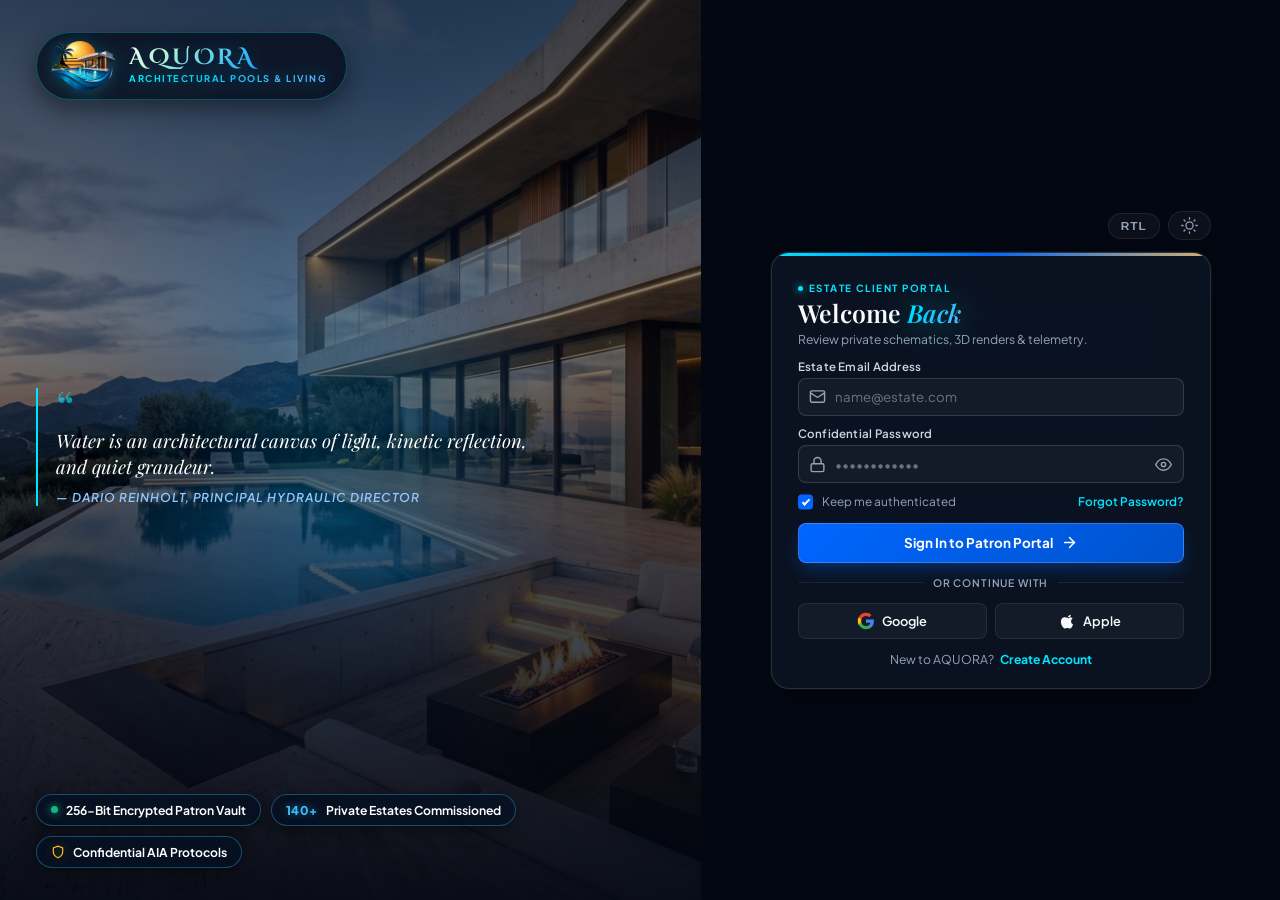
<file: login.html>
<!DOCTYPE html>
<html lang="en" data-theme="dark" dir="ltr">

<head>
  <meta charset="UTF-8">
  <meta name="viewport" content="width=device-width, initial-scale=1.0">
  <script>
    (function () {
      var t = localStorage.getItem('aquara-theme') || localStorage.getItem('aura-theme') || 'dark';
      document.documentElement.setAttribute('data-theme', t);
      var d = localStorage.getItem('aquara-dir') || localStorage.getItem('aura-rtl') || 'ltr';
      document.documentElement.setAttribute('dir', d);
    })();
</script>
  <title>Sign In &bull; Client Patron Portal | AQUORA</title>
  <meta name="description"
    content="Sign in to the confidential AQUORA client portal to access bespoke pool blueprints, hydraulic schematics, and personal concierge consultation.">
  <link rel="icon" type="image/png" href="assets/aquora-logo.png">
  <link rel="preconnect" href="https://fonts.googleapis.com">
  <link rel="preconnect" href="https://fonts.gstatic.com" crossorigin>
  <link
    href="https://fonts.googleapis.com/css2?family=Cinzel+Decorative:wght@700;900&family=Cinzel:wght@600;700;800&family=Playfair+Display:ital,wght@0,400;0,500;0,600;0,700;1,400;1,600&family=Plus+Jakarta+Sans:wght@300;400;500;600;700;800&display=swap"
    rel="stylesheet">
  <link rel="stylesheet" href="login.css">
</head>

<body class="auth-body">
  <div class="auth-wrapper">

    
    <aside class="auth-hero-pane" aria-label="AQUORA Architectural Living">
      <div class="auth-hero-bg" style="background-image: url('assets/hero_villa.jpg');" aria-hidden="true"></div>
      <div class="auth-hero-scrim" aria-hidden="true"></div>
      <div class="auth-hero-caustic-glow" aria-hidden="true"></div>

      <div class="auth-hero-content">
        
        <a href="index.html" class="auth-brand-badge" aria-label="AQUORA Homepage">
          <div class="auth-logo-icon" aria-hidden="true">
            <img src="assets/aquora-logo.png" alt="AQUORA Logo" class="brand-logo-img">
          </div>
          <div class="auth-brand-text">
            <span class="auth-brand-name">AQUORA</span>
            <span class="auth-brand-tagline">ARCHITECTURAL POOLS &amp; LIVING</span>
          </div>
        </a>

        
        <div class="auth-hero-quote-block">
          <div class="quote-mark" aria-hidden="true">&ldquo;</div>
          <blockquote class="auth-quote">
            Water is an architectural canvas of light, kinetic reflection, and quiet grandeur.
          </blockquote>
          <cite class="auth-cite">&mdash; Dario Reinholt, Principal Hydraulic Director</cite>
        </div>

        
        <div class="auth-hero-pills">
          <div class="auth-stat-pill">
            <span class="stat-dot"></span>
            <span>256-Bit Encrypted Patron Vault</span>
          </div>
          <div class="auth-stat-pill">
            <span class="stat-num">140+</span>
            <span>Private Estates Commissioned</span>
          </div>
          <div class="auth-stat-pill">
            <svg width="14" height="14" viewBox="0 0 24 24" fill="none" stroke="currentColor" stroke-width="2" aria-hidden="true">
              <path d="M12 22s8-4 8-10V5l-8-3-8 3v7c0 6 8 10 8 10z"></path>
            </svg>
            <span>Confidential AIA Protocols</span>
          </div>
        </div>
      </div>
    </aside>

    
    <main class="auth-form-pane" role="main">
      <div class="auth-card-container">

        
        <div class="auth-toolbar">
          <div class="auth-tool-group">
            
            <button id="rtl-toggle-btn" class="auth-tool-btn rtl-toggle" aria-label="Toggle Right-to-Left Layout"
              title="Toggle RTL">
              <span class="rtl-text">RTL</span>
            </button>

            
            <button id="theme-toggle-btn" class="auth-tool-btn theme-toggle" aria-label="Toggle Light and Dark Mode"
              title="Toggle Theme">
              <svg class="theme-icon icon-sun" width="17" height="17" viewBox="0 0 24 24" fill="none"
                stroke="currentColor" stroke-width="1.8" stroke-linecap="round" stroke-linejoin="round" aria-hidden="true">
                <circle cx="12" cy="12" r="5"></circle>
                <line x1="12" y1="1" x2="12" y2="3"></line>
                <line x1="12" y1="21" x2="12" y2="23"></line>
                <line x1="4.22" y1="4.22" x2="5.64" y2="5.64"></line>
                <line x1="18.36" y1="18.36" x2="19.78" y2="19.78"></line>
                <line x1="1" y1="12" x2="3" y2="12"></line>
                <line x1="21" y1="12" x2="23" y2="12"></line>
                <line x1="4.22" y1="19.78" x2="5.64" y2="18.36"></line>
                <line x1="18.36" y1="5.64" x2="19.78" y2="4.22"></line>
              </svg>
              <svg class="theme-icon icon-moon" width="17" height="17" viewBox="0 0 24 24" fill="none"
                stroke="currentColor" stroke-width="1.8" stroke-linecap="round" stroke-linejoin="round" aria-hidden="true">
                <path d="M21 12.79A9 9 0 1 1 11.21 3 7 7 0 0 0 21 12.79z"></path>
              </svg>
            </button>
          </div>
        </div>

        
        <div class="auth-card">
          <div class="auth-card-glow" aria-hidden="true"></div>

          
          <a href="index.html" class="auth-card-brand" aria-label="AQUORA Homepage">
            <div class="auth-card-brand-logo" aria-hidden="true">
              <img src="assets/aquora-logo.png" alt="AQUORA Logo" class="brand-logo-img">
            </div>
            <div class="auth-card-brand-text">
              <span class="auth-card-brand-name">AQUORA</span>
              <span class="auth-card-brand-tagline">ARCHITECTURAL POOLS &amp; LIVING</span>
            </div>
          </a>

          <div class="auth-card-header">
            <span class="auth-eyebrow">
              <span class="pulse-dot"></span>
              ESTATE CLIENT PORTAL
            </span>
            <h1 class="auth-title">Welcome <em>Back</em></h1>
            <p class="auth-subtitle">Review private schematics, 3D renders &amp; telemetry.</p>
          </div>

          
          <form id="login-form" class="auth-form" novalidate>
            
            <div class="form-group">
              <label for="login-email" class="form-label">Estate Email Address</label>
              <div class="input-wrap">
                <span class="input-icon" aria-hidden="true">
                  <svg width="17" height="17" viewBox="0 0 24 24" fill="none" stroke="currentColor" stroke-width="2">
                    <rect x="2" y="4" width="20" height="16" rx="2"></rect>
                    <path d="m22 7-8.97 5.7a1.94 1.94 0 0 1-2.06 0L2 7"></path>
                  </svg>
                </span>
                <input type="email" id="login-email" name="email" class="form-input" placeholder="name@estate.com"
                  required autocomplete="email" spellcheck="false">
              </div>
              <span class="input-error" id="err-login-email">Please enter a valid estate email address.</span>
            </div>

            
            <div class="form-group">
              <label for="login-password" class="form-label">Confidential Password</label>
              <div class="input-wrap">
                <span class="input-icon" aria-hidden="true">
                  <svg width="17" height="17" viewBox="0 0 24 24" fill="none" stroke="currentColor" stroke-width="2">
                    <rect x="3" y="11" width="18" height="11" rx="2" ry="2"></rect>
                    <path d="M7 11V7a5 5 0 0 1 10 0v4"></path>
                  </svg>
                </span>
                <input type="password" id="login-password" name="password" class="form-input" placeholder="••••••••••••"
                  required autocomplete="current-password">
                <button type="button" class="btn-toggle-pw" id="btn-toggle-pw" aria-label="Toggle password visibility">
                  <svg class="eye-open" width="17" height="17" viewBox="0 0 24 24" fill="none" stroke="currentColor"
                    stroke-width="2" stroke-linecap="round" stroke-linejoin="round" aria-hidden="true">
                    <path d="M1 12s4-8 11-8 11 8 11 8-4 8-11 8-11-8-11-8z"></path>
                    <circle cx="12" cy="12" r="3"></circle>
                  </svg>
                  <svg class="eye-closed" width="17" height="17" viewBox="0 0 24 24" fill="none" stroke="currentColor"
                    stroke-width="2" stroke-linecap="round" stroke-linejoin="round" style="display:none;" aria-hidden="true">
                    <path
                      d="M17.94 17.94A10.07 10.07 0 0 1 12 20c-7 0-11-8-11-8a18.45 18.45 0 0 1 5.06-5.94M9.9 4.24A9.12 9.12 0 0 1 12 4c7 0 11 8 11 8a18.5 18.5 0 0 1-2.16 3.19m-6.72-1.07a3 3 0 1 1-4.24-4.24">
                    </path>
                    <line x1="1" y1="1" x2="23" y2="23"></line>
                  </svg>
                </button>
              </div>
              <span class="input-error" id="err-login-password">Please enter your confidential access password.</span>
            </div>

            
            <div class="form-row-utility">
              <label class="custom-checkbox">
                <input type="checkbox" id="remember-me" name="remember" checked>
                <span class="checkmark" aria-hidden="true"></span>
                <span class="checkbox-label">Keep me authenticated</span>
              </label>
              <a href="#" class="forgot-pw-link" id="forgot-pw-link">Forgot Password?</a>
            </div>

            
            <button type="submit" class="btn-auth-submit" id="btn-login-submit">
              <span>Sign In to Patron Portal</span>
              <svg width="17" height="17" viewBox="0 0 24 24" fill="none" stroke="currentColor" stroke-width="2"
                stroke-linecap="round" stroke-linejoin="round" aria-hidden="true">
                <line x1="5" y1="12" x2="19" y2="12"></line>
                <polyline points="12 5 19 12 12 19"></polyline>
              </svg>
            </button>

            
            <div class="auth-divider">
              <span>or continue with</span>
            </div>

            
            <div class="social-auth-grid">
              <button type="button" class="btn-social-auth" id="btn-google-auth" aria-label="Sign in with Google">
                <svg class="social-icon" width="18" height="18" viewBox="0 0 24 24" aria-hidden="true">
                  <path
                    d="M22.56 12.25c0-.78-.07-1.53-.2-2.25H12v4.26h5.92c-.26 1.37-1.04 2.53-2.21 3.31v2.77h3.57c2.08-1.92 3.28-4.74 3.28-8.09z"
                    fill="#4285F4" />
                  <path
                    d="M12 23c2.97 0 5.46-.98 7.28-2.66l-3.57-2.77c-.98.66-2.23 1.06-3.71 1.06-2.86 0-5.29-1.93-6.16-4.53H2.18v2.84C3.99 20.53 7.7 23 12 23z"
                    fill="#34A853" />
                  <path
                    d="M5.84 14.09c-.22-.66-.35-1.36-.35-2.09s.13-1.43.35-2.09V7.06H2.18C1.43 8.55 1 10.22 1 12s.43 3.45 1.18 4.94l2.85-2.22.81-.63z"
                    fill="#FBBC05" />
                  <path
                    d="M12 5.38c1.62 0 3.06.56 4.21 1.64l3.15-3.15C17.45 2.09 14.97 1 12 1 7.7 1 3.99 3.47 2.18 7.06l3.66 2.84c.87-2.6 3.3-4.52 6.16-4.52z"
                    fill="#EA4335" />
                </svg>
                <span>Google</span>
              </button>

              <button type="button" class="btn-social-auth" id="btn-apple-auth" aria-label="Sign in with Apple">
                <svg class="social-icon apple-icon" width="18" height="18" viewBox="0 0 24 24" fill="currentColor" aria-hidden="true">
                  <path
                    d="M18.71 19.5c-.83 1.24-1.71 2.45-3.05 2.47-1.34.03-1.77-.79-3.29-.79-1.53 0-2 .77-3.27.82-1.31.05-2.3-1.32-3.14-2.53C4.25 17 2.94 12.45 4.7 9.39c.87-1.52 2.43-2.48 4.12-2.51 1.28-.02 2.5.87 3.29.87.78 0 2.26-1.07 3.81-.91.65.03 2.47.26 3.64 1.98-.09.06-2.17 1.28-2.15 3.81.03 3.02 2.65 4.03 2.68 4.04-.03.07-.42 1.44-1.38 2.83M15.97 6.85c.66-.8 1.11-1.92.99-3.04-1 .04-2.22.67-2.92 1.49-.62.72-1.16 1.87-1.01 2.98 1.12.09 2.27-.58 2.94-1.43z" />
                </svg>
                <span>Apple</span>
              </button>
            </div>

            
            <div class="auth-switch-box">
              <span>New to AQUORA?</span>
              <a href="signup.html" class="auth-switch-link">Create Account</a>
            </div>
          </form>
        </div>

      </div>
    </main>

  </div>

  
  <div id="toast-notification" class="toast-container" aria-live="polite" aria-atomic="true"></div>

  <script src="login.js"></script>
</body>

</html>
</file>
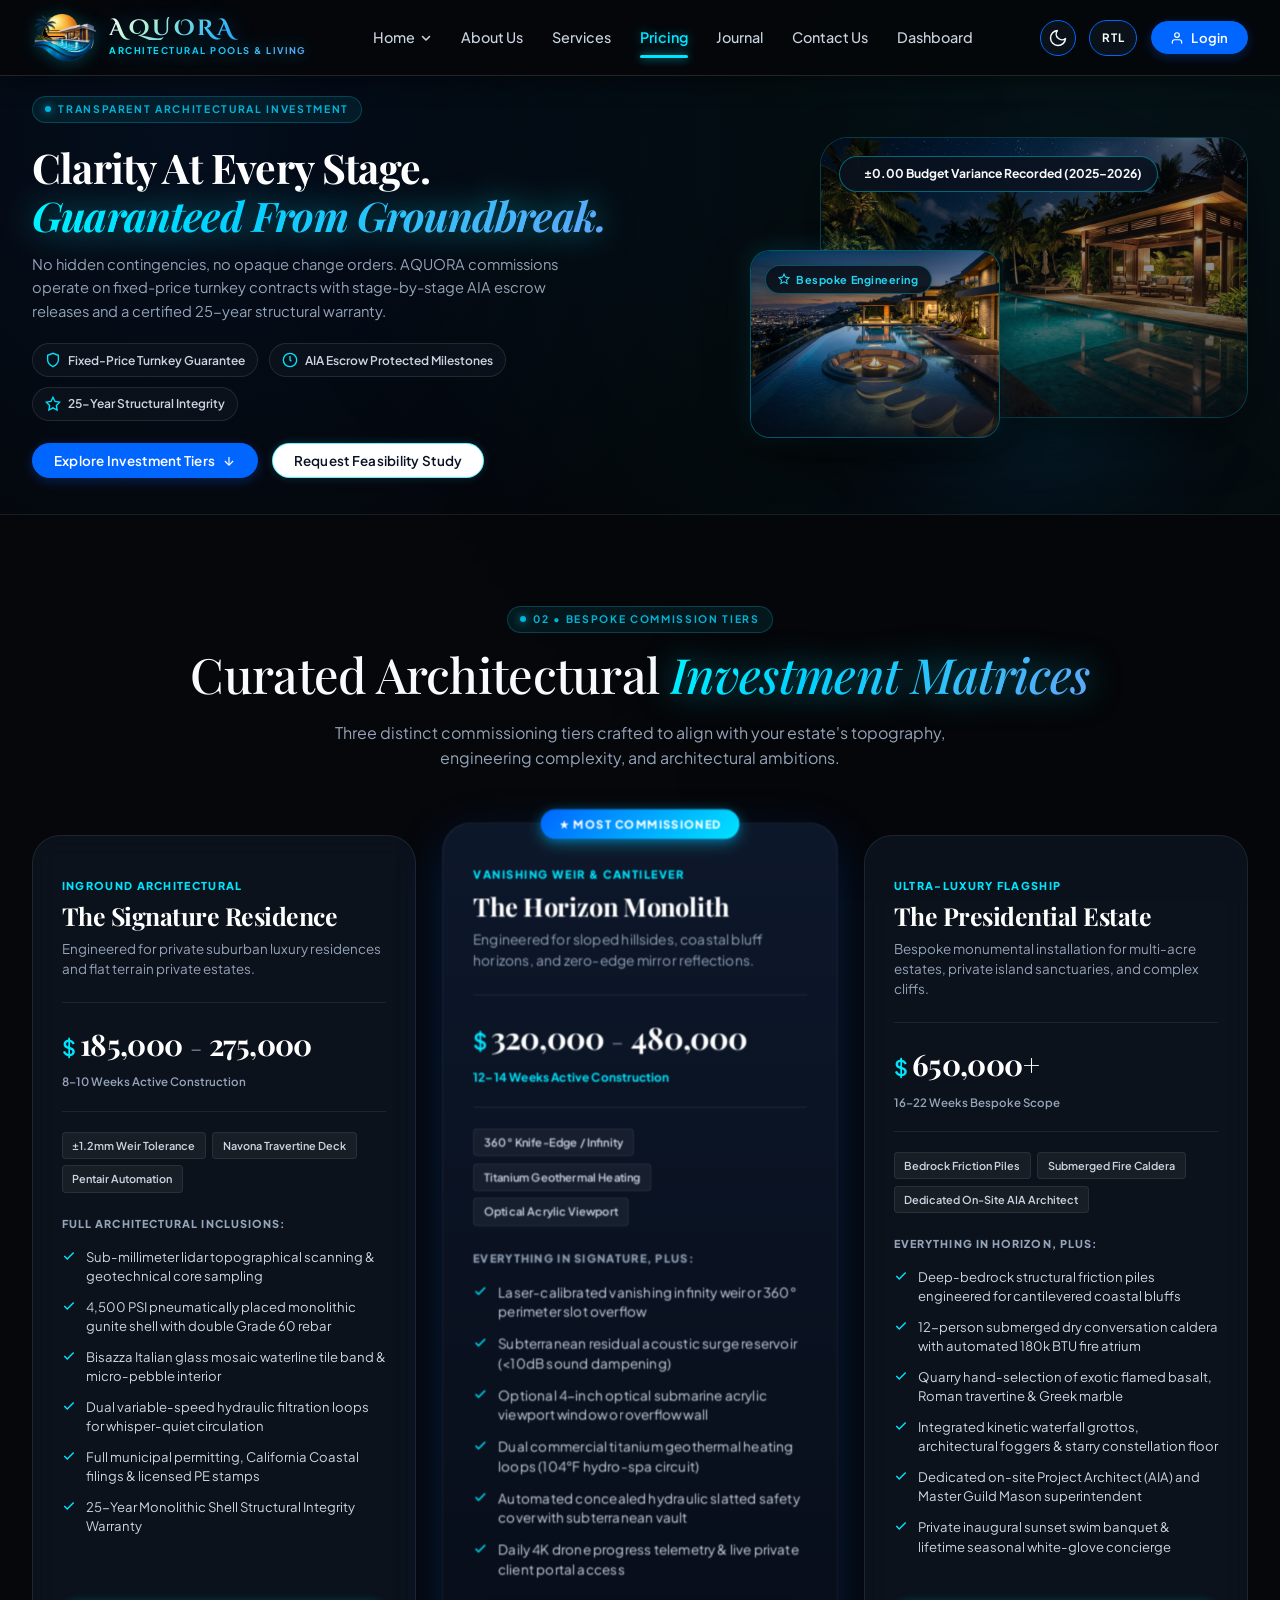
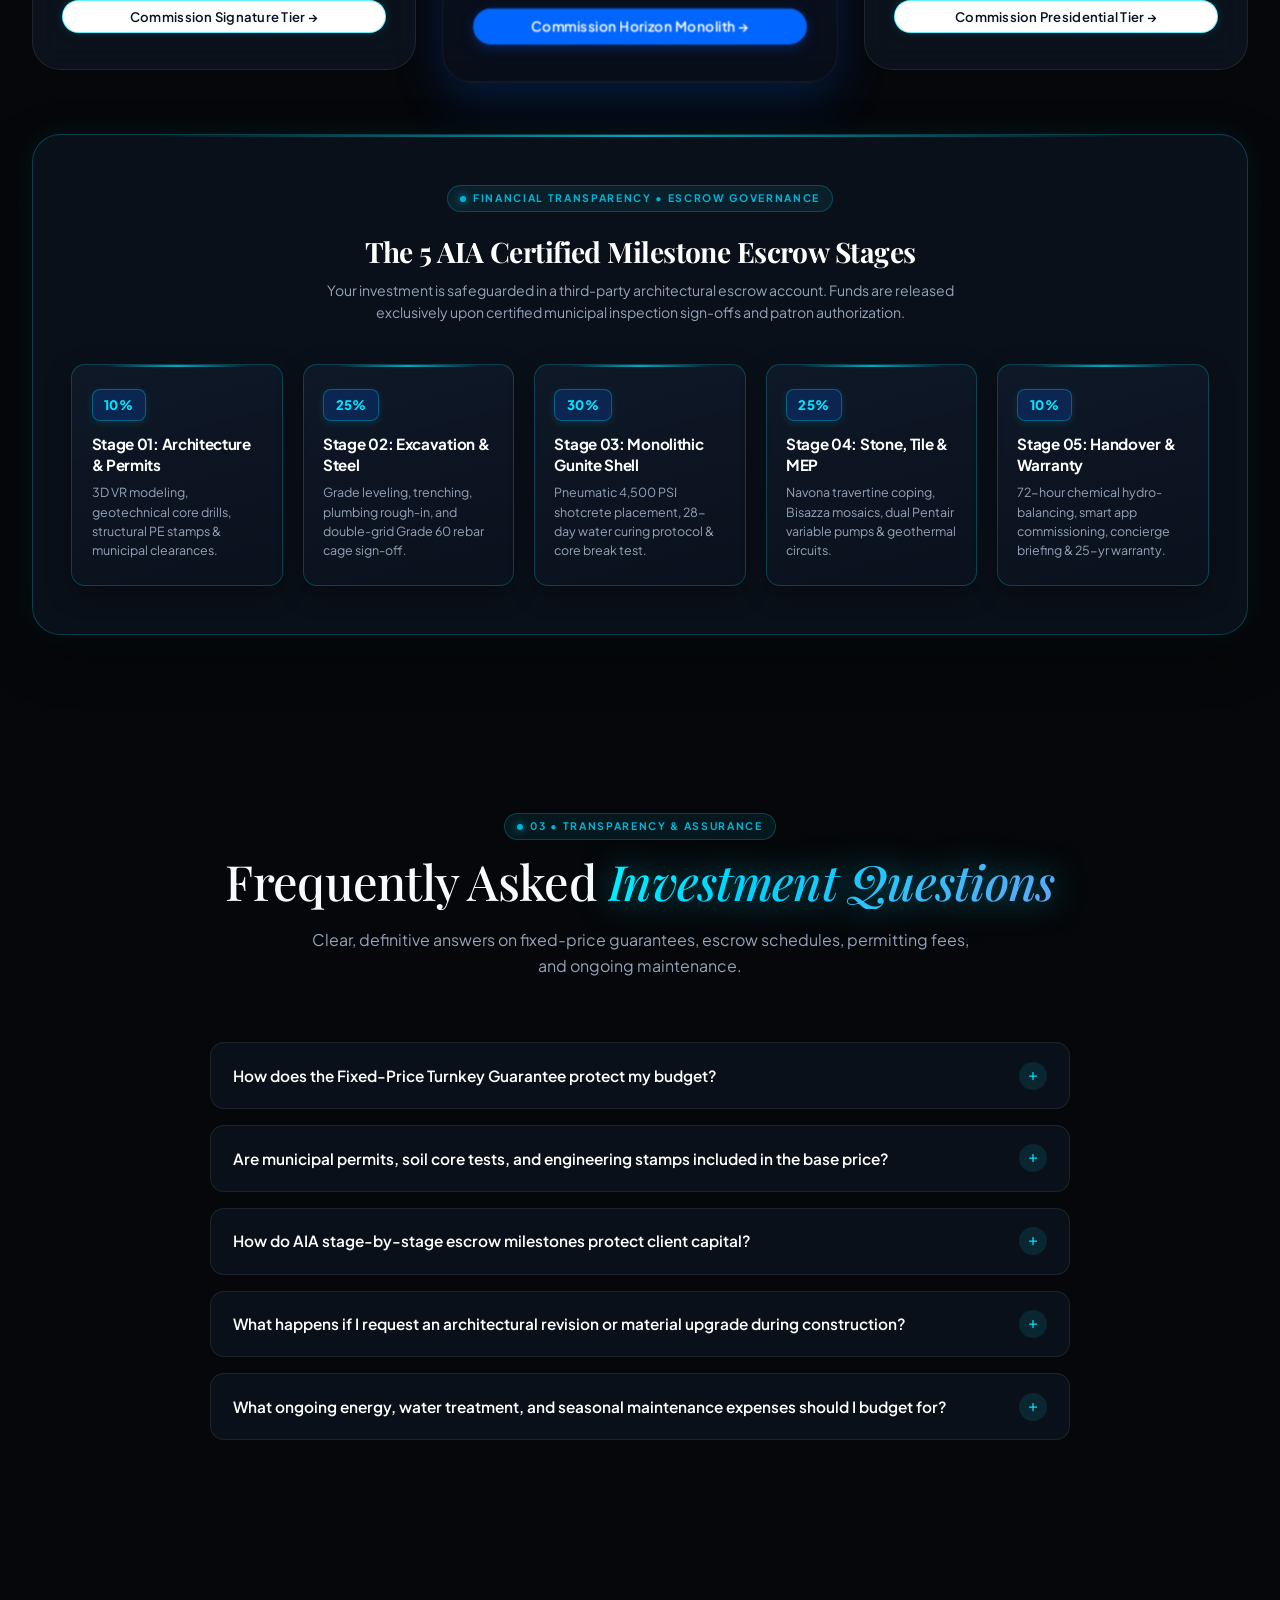
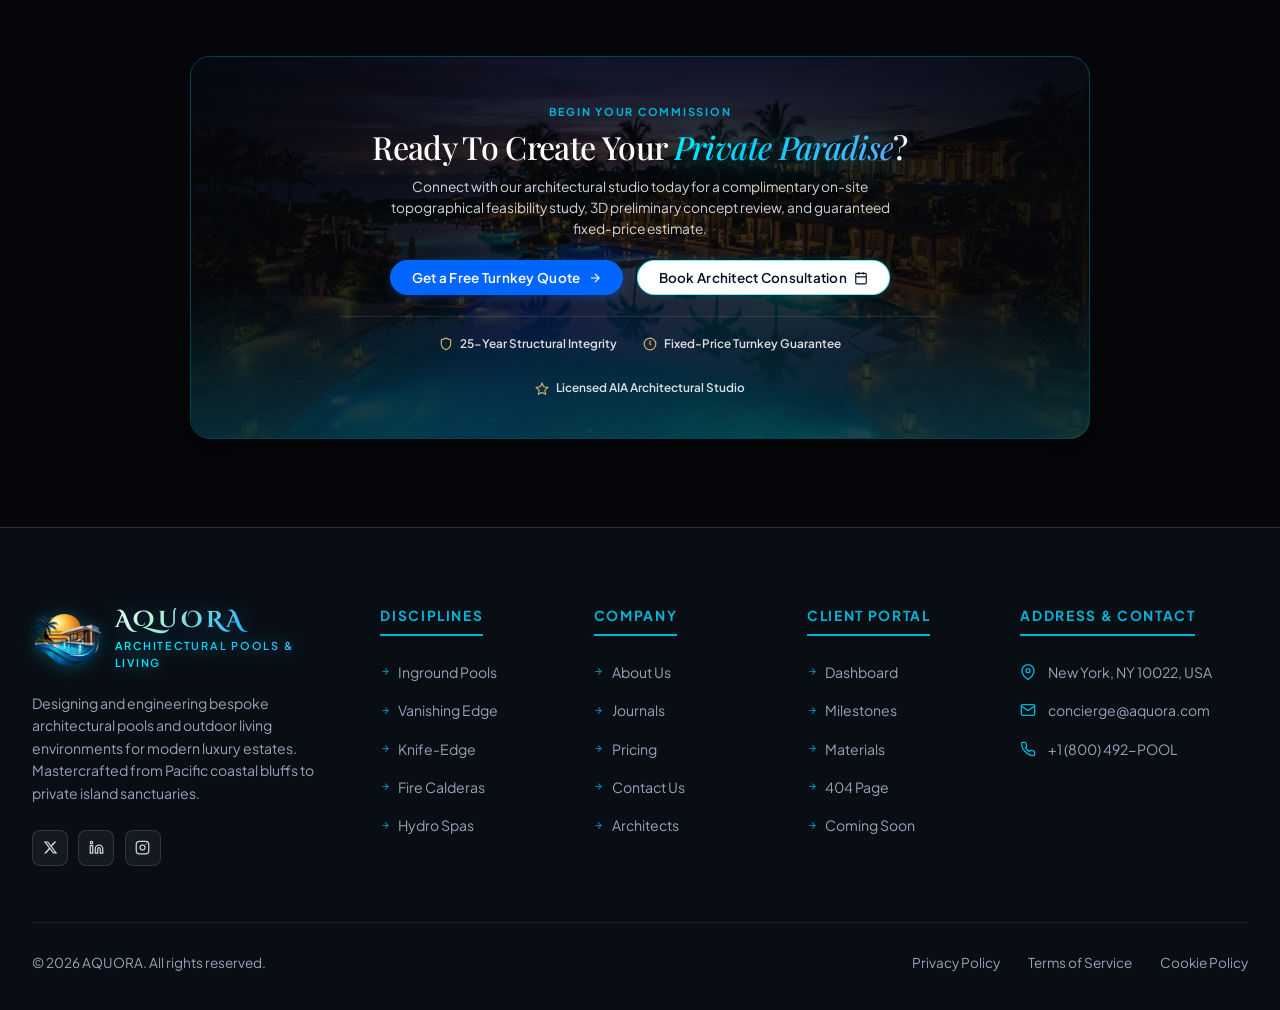
<file: pricing.html>
<!DOCTYPE html>
<html lang="en" data-theme="dark" dir="ltr">

<head>
  <meta charset="UTF-8">
  <meta name="viewport" content="width=device-width, initial-scale=1.0">
  <script>
    (function () {
      var t = localStorage.getItem('aquara-theme') || localStorage.getItem('aura-theme') || 'dark';
      document.documentElement.setAttribute('data-theme', t);
      var d = localStorage.getItem('aquara-dir') || localStorage.getItem('aura-rtl') || 'ltr';
      document.documentElement.setAttribute('dir', d);
    })();
</script>
  <title>Pricing &amp; Investment Matrices &bull; Turnkey Architectural Pools | AQUORA</title>
  <meta name="description"
    content="Explore transparent architectural pool pricing and turnkey investment tiers by AQUORA. Fixed-price contracts, AIA escrow milestones, and 25-year structural warranties.">
  <link rel="icon" type="image/png" href="assets/aquora-logo.png">
  <link rel="preconnect" href="https://fonts.googleapis.com">
  <link rel="preconnect" href="https://fonts.gstatic.com" crossorigin>
  <link
    href="https://fonts.googleapis.com/css2?family=Playfair+Display:ital,wght@0,400;0,500;0,600;0,700;1,400;1,600&family=Plus+Jakarta+Sans:wght@300;400;500;600;700;800&display=swap"
    rel="stylesheet">
  <link rel="stylesheet" href="index.css">
  <link rel="stylesheet" href="pricing.css">
</head>

<body data-page="pricing">
  
  <div class="water-caustics-ambient" aria-hidden="true"></div>

  
  <header id="main-header" class="site-header" role="banner">
    <div class="header-container">

      
      <a href="index.html" class="brand-logo" aria-label="AQUORA Home">
        <div class="logo-mark" aria-hidden="true">
          <img src="assets/aquora-logo.png" alt="AQUORA Logo" class="brand-logo-img">
        </div>
        <div class="brand-text-group">
          <span class="brand-name">AQUORA</span>
          <span class="brand-tagline">ARCHITECTURAL POOLS &amp; LIVING</span>
        </div>
      </a>

      
      <nav class="desktop-nav" aria-label="Main Navigation">
        <ul class="nav-menu">
          <li class="nav-item has-dropdown" id="home-dropdown-item">
            <button class="nav-link dropdown-toggle" id="home-dropdown-trigger" aria-expanded="false" aria-haspopup="true">
              <span>Home</span>
              <svg class="dropdown-chevron" width="12" height="12" viewBox="0 0 12 12" fill="none" xmlns="http://www.w3.org/2000/svg">
                <path d="M2.5 4.5L6 8L9.5 4.5" stroke="currentColor" stroke-width="1.6" stroke-linecap="round" stroke-linejoin="round"/>
              </svg>
            </button>
            <div class="dropdown-menu" id="home-dropdown-menu" role="menu" aria-labelledby="home-dropdown-trigger">
              <a href="index.html" class="dropdown-link" role="menuitem">Home 1</a>
              <div class="dropdown-divider"></div>
              <a href="home2.html" class="dropdown-link" role="menuitem">Home 2</a>
            </div>
          </li>
          <li class="nav-item"><a href="about.html" class="nav-link">About Us</a></li>
          <li class="nav-item"><a href="service.html" class="nav-link">Services</a></li>
          <li class="nav-item"><a href="pricing.html" class="nav-link active" aria-current="page">Pricing</a></li>
          <li class="nav-item"><a href="journal.html" class="nav-link">Journal</a></li>
          <li class="nav-item"><a href="contact.html" class="nav-link">Contact Us</a></li>
          <li class="nav-item"><a href="dashboard.html" class="nav-link">Dashboard</a></li>
        </ul>
      </nav>

      
      <div class="header-controls">
        <button id="theme-toggle-btn" class="control-btn theme-toggle" aria-label="Toggle Light and Dark Mode"
          title="Toggle Theme">
          <svg class="theme-icon icon-sun" width="20" height="20" viewBox="0 0 24 24" fill="none" stroke="currentColor"
            stroke-width="1.8" stroke-linecap="round" stroke-linejoin="round">
            <circle cx="12" cy="12" r="5"></circle>
            <line x1="12" y1="1" x2="12" y2="3"></line>
            <line x1="12" y1="21" x2="12" y2="23"></line>
            <line x1="4.22" y1="4.22" x2="5.64" y2="5.64"></line>
            <line x1="18.36" y1="18.36" x2="19.78" y2="19.78"></line>
            <line x1="1" y1="12" x2="3" y2="12"></line>
            <line x1="21" y1="12" x2="23" y2="12"></line>
            <line x1="4.22" y1="19.78" x2="5.64" y2="18.36"></line>
            <line x1="18.36" y1="5.64" x2="19.78" y2="4.22"></line>
          </svg>
          <svg class="theme-icon icon-moon" width="20" height="20" viewBox="0 0 24 24" fill="none" stroke="currentColor"
            stroke-width="1.8" stroke-linecap="round" stroke-linejoin="round">
            <path d="M21 12.79A9 9 0 1 1 11.21 3 7 7 0 0 0 21 12.79z"></path>
          </svg>
        </button>

        <button id="rtl-toggle-btn" class="control-btn rtl-toggle" aria-label="Toggle Right-to-Left Layout"
          title="Toggle RTL">
          <span class="rtl-text">RTL</span>
        </button>

        <a href="login.html" id="header-login-btn" class="btn btn-primary desktop-only" aria-label="Login">
          <svg width="16" height="16" viewBox="0 0 24 24" fill="none" stroke="currentColor" stroke-width="2"
            stroke-linecap="round" stroke-linejoin="round">
            <path d="M20 21v-2a4 4 0 0 0-4-4H8a4 4 0 0 0-4 4v2"></path>
            <circle cx="12" cy="7" r="4"></circle>
          </svg>
          <span>Login</span>
        </a>

        <button id="mobile-hamburger-btn" class="mobile-hamburger" aria-label="Open Navigation Menu"
          aria-expanded="false" aria-controls="mobile-nav-drawer">
          <span class="hamburger-line line-1"></span>
          <span class="hamburger-line line-2"></span>
          <span class="hamburger-line line-3"></span>
        </button>
      </div>

    </div>
  </header>

  
  <div id="mobile-drawer-overlay" class="mobile-drawer-overlay" aria-hidden="true"></div>
  <aside id="mobile-nav-drawer" class="mobile-nav-drawer" aria-label="Mobile Navigation" aria-hidden="true">
    <div class="drawer-header">
      <div class="drawer-brand">
        <div class="logo-mark" aria-hidden="true"><img src="assets/aquora-logo.png" alt="AQUORA Logo" class="brand-logo-img"></div>
        <div class="brand-text-group"><span class="brand-name" style="font-size:1.15rem;">AQUORA</span><span class="brand-tagline">ARCHITECTURAL POOLS &amp; LIVING</span></div>
      </div>
      <button id="drawer-close-btn" class="drawer-close-btn" aria-label="Close Menu"><svg width="24" height="24" viewBox="0 0 24 24" fill="none" stroke="currentColor" stroke-width="2"><line x1="18" y1="6" x2="6" y2="18"/><line x1="6" y1="6" x2="18" y2="18"/></svg></button>
    </div>
    <div class="drawer-content">
      <div class="drawer-home-switcher">
        <span class="drawer-section-label">SELECT EDITION</span>
        <div class="drawer-home-buttons">
          <a href="index.html" class="drawer-home-btn" id="drawer-home-1"><span>Home 1</span><small>Resort Luxury</small></a>
          <a href="home2.html" class="drawer-home-btn" id="drawer-home-2"><span>Home 2</span><small>The Experience</small></a>
        </div>
      </div>
      <nav class="drawer-nav">
        <ul class="drawer-menu">
          <li><a href="index.html" class="drawer-link"><span class="drawer-link-num">01</span> Home</a></li>
          <li><a href="about.html" class="drawer-link"><span class="drawer-link-num">02</span> About Us</a></li>
          <li><a href="service.html" class="drawer-link"><span class="drawer-link-num">03</span> Services</a></li>
          <li><a href="pricing.html" class="drawer-link active"><span class="drawer-link-num">04</span> Pricing</a></li>
          <li><a href="journal.html" class="drawer-link"><span class="drawer-link-num">05</span> Journal</a></li>
          <li><a href="contact.html" class="drawer-link"><span class="drawer-link-num">06</span> Contact Us</a></li>
          <li><a href="dashboard.html" class="drawer-link"><span class="drawer-link-num">07</span> Dashboard</a></li>
        </ul>
      </nav>
      <div class="drawer-footer">
        <a href="login.html" class="btn btn-primary btn-block"><svg width="18" height="18" viewBox="0 0 24 24" fill="none" stroke="currentColor" stroke-width="2" stroke-linecap="round" stroke-linejoin="round"><path d="M20 21v-2a4 4 0 0 0-4-4H8a4 4 0 0 0-4 4v2"/><circle cx="12" cy="7" r="4"/></svg><span>Login</span></a>
        <button class="btn btn-secondary btn-block" onclick="openQuoteModal('Mobile Pricing CTA')"><span>Request Consultation</span><svg width="16" height="16" viewBox="0 0 24 24" fill="none" stroke="currentColor" stroke-width="2"><line x1="5" y1="12" x2="19" y2="12"/><polyline points="12 5 19 12 12 19"/></svg></button>
      </div>
    </div>
  </aside>

  
  <main id="main-content">

    
    <section id="pricing-hero" class="prc-hero-section" aria-label="Pricing Hero">
      <div class="section-container">

        <div class="prc-hero-grid">
          
          
          <div class="prc-hero-text">
            <div class="section-eyebrow">
              <span class="eyebrow-beacon" aria-hidden="true"></span>
              <span>TRANSPARENT ARCHITECTURAL INVESTMENT</span>
            </div>

            <h1 class="prc-hero-headline">
              Clarity At Every Stage. <span class="highlight-aqua">Guaranteed From Groundbreak.</span>
            </h1>

            <p class="prc-hero-sub">
              No hidden contingencies, no opaque change orders. AQUORA commissions operate on fixed-price turnkey contracts with stage-by-stage AIA escrow releases and a certified 25-year structural warranty.
            </p>

            
            <div class="prc-hero-trust-row">
              <div class="prc-trust-badge">
                <svg width="16" height="16" viewBox="0 0 24 24" fill="none" stroke="currentColor" stroke-width="2">
                  <path d="M12 22s8-4 8-10V5l-8-3-8 3v7c0 6 8 10 8 10z" />
                </svg>
                <span>Fixed-Price Turnkey Guarantee</span>
              </div>
              <div class="prc-trust-badge">
                <svg width="16" height="16" viewBox="0 0 24 24" fill="none" stroke="currentColor" stroke-width="2">
                  <circle cx="12" cy="12" r="10"></circle>
                  <polyline points="12 6 12 12 14 14"></polyline>
                </svg>
                <span>AIA Escrow Protected Milestones</span>
              </div>
              <div class="prc-trust-badge">
                <svg width="16" height="16" viewBox="0 0 24 24" fill="none" stroke="currentColor" stroke-width="2">
                  <polygon points="12 2 15.09 8.26 22 9.27 17 14.14 18.18 21.02 12 17.77 5.82 21.02 7 14.14 2 9.27 8.91 8.26 12 2"></polygon>
                </svg>
                <span>25-Year Structural Integrity</span>
              </div>
            </div>

            
            <div class="prc-hero-actions">
              <a href="#pricing-matrix" class="btn btn-primary btn-large">
                <span>Explore Investment Tiers</span>
                <svg width="16" height="16" viewBox="0 0 24 24" fill="none" stroke="currentColor" stroke-width="2">
                  <line x1="12" y1="5" x2="12" y2="19"></line>
                  <polyline points="19 12 12 19 5 12"></polyline>
                </svg>
              </a>
              <button class="btn btn-secondary btn-large" onclick="openQuoteModal('Pricing Hero Feasibility')">
                <span>Request Feasibility Study</span>
              </button>
            </div>
          </div>

          
          <div class="prc-hero-visual">
            <div class="prc-hero-visual-stage">
              
              <div class="prc-hero-glow-fx" aria-hidden="true"></div>

              
              <div class="prc-frame-main">
                <img src="assets/hero_night.jpg" alt="AQUORA architectural vanishing edge pool illuminated at night" class="prc-hero-img-main" width="620" height="420" loading="eager">
                <div class="prc-hero-scrim" aria-hidden="true"></div>

                
                <div class="prc-floating-badge top">
                  <span class="live-dot" aria-hidden="true"></span>
                  <span>&plusmn;0.00 Budget Variance Recorded (2025–2026)</span>
                </div>
              </div>

              
              <div class="prc-frame-accent">
                <img src="assets/gallery_fire_lounge.jpg" alt="AQUORA bespoke sunken fire lounge and architectural pool integration" class="prc-hero-img-accent" width="360" height="270" loading="eager">
                <div class="prc-accent-scrim" aria-hidden="true"></div>

                
                <div class="prc-accent-badge">
                  <svg width="12" height="12" viewBox="0 0 24 24" fill="none" stroke="currentColor" stroke-width="2.2"><polygon points="12 2 15.09 8.26 22 9.27 17 14.14 18.18 21.02 12 17.77 5.82 21.02 7 14.14 2 9.27 8.91 8.26 12 2"/></svg>
                  <span>Bespoke Engineering</span>
                </div>
              </div>

            </div>
          </div>

        </div>

      </div>
    </section>

    
    <section id="pricing-matrix" class="about-section prc-matrix-section" aria-labelledby="pricing-matrix-title">
      <div class="section-container">

        
        <div class="section-header text-center">
          <div class="section-eyebrow">
            <span class="eyebrow-beacon" aria-hidden="true"></span>
            <span>02 &bull; BESPOKE COMMISSION TIERS</span>
          </div>
          <h2 id="pricing-matrix-title" class="section-title">Curated Architectural <span class="highlight-aqua">Investment Matrices</span></h2>
          <p class="section-subtitle">
            Three distinct commissioning tiers crafted to align with your estate's topography, engineering complexity, and architectural ambitions.
          </p>
        </div>

        
        <div class="prc-cards-grid">

          
          <article class="prc-card">
            <div class="prc-card-header">
              <span class="prc-card-category">INGROUND ARCHITECTURAL</span>
              <h3 class="prc-card-title">The Signature Residence</h3>
              <p class="prc-card-sub">Engineered for private suburban luxury residences and flat terrain private estates.</p>
            </div>

            <div class="prc-card-pricing">
              <div class="prc-amount-row">
                <span class="prc-currency">$</span>
                <span class="prc-price">185,000</span>
                <span class="prc-range-sep">&ndash;</span>
                <span class="prc-price">275,000</span>
              </div>
              <span class="prc-timeline-badge">8–10 Weeks Active Construction</span>
            </div>

            <div class="prc-specs-mini">
              <span class="prc-spec-chip">&plusmn;1.2mm Weir Tolerance</span>
              <span class="prc-spec-chip">Navona Travertine Deck</span>
              <span class="prc-spec-chip">Pentair Automation</span>
            </div>

            <div class="prc-card-inclusions">
              <span class="prc-inclusions-title">FULL ARCHITECTURAL INCLUSIONS:</span>
              <ul class="prc-bullets-list">
                <li>
                  <svg class="prc-check" viewBox="0 0 24 24" fill="none" stroke="currentColor" stroke-width="2.5"><polyline points="20 6 9 17 4 12"/></svg>
                  <span>Sub-millimeter lidar topographical scanning &amp; geotechnical core sampling</span>
                </li>
                <li>
                  <svg class="prc-check" viewBox="0 0 24 24" fill="none" stroke="currentColor" stroke-width="2.5"><polyline points="20 6 9 17 4 12"/></svg>
                  <span>4,500 PSI pneumatically placed monolithic gunite shell with double Grade 60 rebar</span>
                </li>
                <li>
                  <svg class="prc-check" viewBox="0 0 24 24" fill="none" stroke="currentColor" stroke-width="2.5"><polyline points="20 6 9 17 4 12"/></svg>
                  <span>Bisazza Italian glass mosaic waterline tile band &amp; micro-pebble interior</span>
                </li>
                <li>
                  <svg class="prc-check" viewBox="0 0 24 24" fill="none" stroke="currentColor" stroke-width="2.5"><polyline points="20 6 9 17 4 12"/></svg>
                  <span>Dual variable-speed hydraulic filtration loops for whisper-quiet circulation</span>
                </li>
                <li>
                  <svg class="prc-check" viewBox="0 0 24 24" fill="none" stroke="currentColor" stroke-width="2.5"><polyline points="20 6 9 17 4 12"/></svg>
                  <span>Full municipal permitting, California Coastal filings &amp; licensed PE stamps</span>
                </li>
                <li>
                  <svg class="prc-check" viewBox="0 0 24 24" fill="none" stroke="currentColor" stroke-width="2.5"><polyline points="20 6 9 17 4 12"/></svg>
                  <span>25-Year Monolithic Shell Structural Integrity Warranty</span>
                </li>
              </ul>
            </div>

            <div class="prc-card-footer">
              <button class="btn btn-secondary btn-block" onclick="openQuoteModal('Signature Residence Tier ($185k-$275k)')">
                <span>Commission Signature Tier &rarr;</span>
              </button>
            </div>
          </article>

          
          <article class="prc-card featured">
            <span class="prc-featured-pill">&starf; MOST COMMISSIONED</span>
            <div class="prc-card-header">
              <span class="prc-card-category">VANISHING WEIR &amp; CANTILEVER</span>
              <h3 class="prc-card-title">The Horizon Monolith</h3>
              <p class="prc-card-sub">Engineered for sloped hillsides, coastal bluff horizons, and zero-edge mirror reflections.</p>
            </div>

            <div class="prc-card-pricing">
              <div class="prc-amount-row">
                <span class="prc-currency">$</span>
                <span class="prc-price">320,000</span>
                <span class="prc-range-sep">&ndash;</span>
                <span class="prc-price">480,000</span>
              </div>
              <span class="prc-timeline-badge highlight">12–14 Weeks Active Construction</span>
            </div>

            <div class="prc-specs-mini">
              <span class="prc-spec-chip">360&deg; Knife-Edge / Infinity</span>
              <span class="prc-spec-chip">Titanium Geothermal Heating</span>
              <span class="prc-spec-chip">Optical Acrylic Viewport</span>
            </div>

            <div class="prc-card-inclusions">
              <span class="prc-inclusions-title">EVERYTHING IN SIGNATURE, PLUS:</span>
              <ul class="prc-bullets-list">
                <li>
                  <svg class="prc-check" viewBox="0 0 24 24" fill="none" stroke="currentColor" stroke-width="2.5"><polyline points="20 6 9 17 4 12"/></svg>
                  <span>Laser-calibrated vanishing infinity weir or 360&deg; perimeter slot overflow</span>
                </li>
                <li>
                  <svg class="prc-check" viewBox="0 0 24 24" fill="none" stroke="currentColor" stroke-width="2.5"><polyline points="20 6 9 17 4 12"/></svg>
                  <span>Subterranean residual acoustic surge reservoir (&lt;10dB sound dampening)</span>
                </li>
                <li>
                  <svg class="prc-check" viewBox="0 0 24 24" fill="none" stroke="currentColor" stroke-width="2.5"><polyline points="20 6 9 17 4 12"/></svg>
                  <span>Optional 4-inch optical submarine acrylic viewport window or overflow wall</span>
                </li>
                <li>
                  <svg class="prc-check" viewBox="0 0 24 24" fill="none" stroke="currentColor" stroke-width="2.5"><polyline points="20 6 9 17 4 12"/></svg>
                  <span>Dual commercial titanium geothermal heating loops (104&deg;F hydro-spa circuit)</span>
                </li>
                <li>
                  <svg class="prc-check" viewBox="0 0 24 24" fill="none" stroke="currentColor" stroke-width="2.5"><polyline points="20 6 9 17 4 12"/></svg>
                  <span>Automated concealed hydraulic slatted safety cover with subterranean vault</span>
                </li>
                <li>
                  <svg class="prc-check" viewBox="0 0 24 24" fill="none" stroke="currentColor" stroke-width="2.5"><polyline points="20 6 9 17 4 12"/></svg>
                  <span>Daily 4K drone progress telemetry &amp; live private client portal access</span>
                </li>
              </ul>
            </div>

            <div class="prc-card-footer">
              <button class="btn btn-primary btn-block btn-large" onclick="openQuoteModal('Horizon Monolith Tier ($320k-$480k)')">
                <span>Commission Horizon Monolith &rarr;</span>
              </button>
            </div>
          </article>

          
          <article class="prc-card">
            <div class="prc-card-header">
              <span class="prc-card-category">ULTRA-LUXURY FLAGSHIP</span>
              <h3 class="prc-card-title">The Presidential Estate</h3>
              <p class="prc-card-sub">Bespoke monumental installation for multi-acre estates, private island sanctuaries, and complex cliffs.</p>
            </div>

            <div class="prc-card-pricing">
              <div class="prc-amount-row">
                <span class="prc-currency">$</span>
                <span class="prc-price">650,000+</span>
              </div>
              <span class="prc-timeline-badge">16–22 Weeks Bespoke Scope</span>
            </div>

            <div class="prc-specs-mini">
              <span class="prc-spec-chip">Bedrock Friction Piles</span>
              <span class="prc-spec-chip">Submerged Fire Caldera</span>
              <span class="prc-spec-chip">Dedicated On-Site AIA Architect</span>
            </div>

            <div class="prc-card-inclusions">
              <span class="prc-inclusions-title">EVERYTHING IN HORIZON, PLUS:</span>
              <ul class="prc-bullets-list">
                <li>
                  <svg class="prc-check" viewBox="0 0 24 24" fill="none" stroke="currentColor" stroke-width="2.5"><polyline points="20 6 9 17 4 12"/></svg>
                  <span>Deep-bedrock structural friction piles engineered for cantilevered coastal bluffs</span>
                </li>
                <li>
                  <svg class="prc-check" viewBox="0 0 24 24" fill="none" stroke="currentColor" stroke-width="2.5"><polyline points="20 6 9 17 4 12"/></svg>
                  <span>12-person submerged dry conversation caldera with automated 180k BTU fire atrium</span>
                </li>
                <li>
                  <svg class="prc-check" viewBox="0 0 24 24" fill="none" stroke="currentColor" stroke-width="2.5"><polyline points="20 6 9 17 4 12"/></svg>
                  <span>Quarry hand-selection of exotic flamed basalt, Roman travertine &amp; Greek marble</span>
                </li>
                <li>
                  <svg class="prc-check" viewBox="0 0 24 24" fill="none" stroke="currentColor" stroke-width="2.5"><polyline points="20 6 9 17 4 12"/></svg>
                  <span>Integrated kinetic waterfall grottos, architectural foggers &amp; starry constellation floor</span>
                </li>
                <li>
                  <svg class="prc-check" viewBox="0 0 24 24" fill="none" stroke="currentColor" stroke-width="2.5"><polyline points="20 6 9 17 4 12"/></svg>
                  <span>Dedicated on-site Project Architect (AIA) and Master Guild Mason superintendent</span>
                </li>
                <li>
                  <svg class="prc-check" viewBox="0 0 24 24" fill="none" stroke="currentColor" stroke-width="2.5"><polyline points="20 6 9 17 4 12"/></svg>
                  <span>Private inaugural sunset swim banquet &amp; lifetime seasonal white-glove concierge</span>
                </li>
              </ul>
            </div>

            <div class="prc-card-footer">
              <button class="btn btn-secondary btn-block" onclick="openQuoteModal('Presidential Estate Tier ($650k+)')">
                <span>Commission Presidential Tier &rarr;</span>
              </button>
            </div>
          </article>

        </div>

        
        <div class="prc-escrow-box">
          <div class="prc-escrow-header">
            <div class="section-eyebrow">
              <span class="eyebrow-beacon" aria-hidden="true"></span>
              <span>FINANCIAL TRANSPARENCY &bull; ESCROW GOVERNANCE</span>
            </div>
            <h3 class="prc-escrow-title">The 5 AIA Certified Milestone Escrow Stages</h3>
            <p class="prc-escrow-sub">
              Your investment is safeguarded in a third-party architectural escrow account. Funds are released exclusively upon certified municipal inspection sign-offs and patron authorization.
            </p>
          </div>

          <div class="prc-milestones-track">
            <div class="prc-m-step">
              <div class="prc-m-badge">10%</div>
              <h4 class="prc-m-title">Stage 01: Architecture &amp; Permits</h4>
              <p class="prc-m-desc">3D VR modeling, geotechnical core drills, structural PE stamps &amp; municipal clearances.</p>
            </div>
            <div class="prc-m-step">
              <div class="prc-m-badge">25%</div>
              <h4 class="prc-m-title">Stage 02: Excavation &amp; Steel</h4>
              <p class="prc-m-desc">Grade leveling, trenching, plumbing rough-in, and double-grid Grade 60 rebar cage sign-off.</p>
            </div>
            <div class="prc-m-step">
              <div class="prc-m-badge">30%</div>
              <h4 class="prc-m-title">Stage 03: Monolithic Gunite Shell</h4>
              <p class="prc-m-desc">Pneumatic 4,500 PSI shotcrete placement, 28-day water curing protocol &amp; core break test.</p>
            </div>
            <div class="prc-m-step">
              <div class="prc-m-badge">25%</div>
              <h4 class="prc-m-title">Stage 04: Stone, Tile &amp; MEP</h4>
              <p class="prc-m-desc">Navona travertine coping, Bisazza mosaics, dual Pentair variable pumps &amp; geothermal circuits.</p>
            </div>
            <div class="prc-m-step">
              <div class="prc-m-badge">10%</div>
              <h4 class="prc-m-title">Stage 05: Handover &amp; Warranty</h4>
              <p class="prc-m-desc">72-hour chemical hydro-balancing, smart app commissioning, concierge briefing &amp; 25-yr warranty.</p>
            </div>
          </div>
        </div>

      </div>
    </section>

    
    <section id="pricing-faqs" class="about-section prc-faqs-section" aria-labelledby="pricing-faqs-title">
      <div class="section-container">

        
        <div class="section-header text-center">
          <div class="section-eyebrow">
            <span class="eyebrow-beacon" aria-hidden="true"></span>
            <span>03 &bull; TRANSPARENCY &amp; ASSURANCE</span>
          </div>
          <h2 id="pricing-faqs-title" class="section-title">Frequently Asked <span class="highlight-aqua">Investment Questions</span></h2>
          <p class="section-subtitle">
            Clear, definitive answers on fixed-price guarantees, escrow schedules, permitting fees, and ongoing maintenance.
          </p>
        </div>

        
        <div class="srv-faqs-accordion">
          
          
          <div class="faq-item">
            <button class="faq-trigger" aria-expanded="false" id="pfaq-btn-0">
              <span class="faq-question">How does the Fixed-Price Turnkey Guarantee protect my budget?</span>
              <span class="faq-icon" aria-hidden="true">
                <svg width="12" height="12" viewBox="0 0 24 24" fill="none" stroke="currentColor" stroke-width="2.5" stroke-linecap="round" stroke-linejoin="round">
                  <line x1="12" y1="5" x2="12" y2="19"></line>
                  <line x1="5" y1="12" x2="19" y2="12"></line>
                </svg>
              </span>
            </button>
            <div class="faq-panel" id="pfaq-panel-0">
              <p class="faq-answer">
                Unlike traditional swimming pool contractors who quote low and inflate costs with unexpected excavation change orders, AQUORA conducts comprehensive geotechnical soil tests and 3D topographical scans prior to contract execution. The price stated in your master agreement is absolute and fixed, absorbing unforeseen subterranean conditions at our own studio expense.
              </p>
            </div>
          </div>

          
          <div class="faq-item">
            <button class="faq-trigger" aria-expanded="false" id="pfaq-btn-1">
              <span class="faq-question">Are municipal permits, soil core tests, and engineering stamps included in the base price?</span>
              <span class="faq-icon" aria-hidden="true">
                <svg width="12" height="12" viewBox="0 0 24 24" fill="none" stroke="currentColor" stroke-width="2.5" stroke-linecap="round" stroke-linejoin="round">
                  <line x1="12" y1="5" x2="12" y2="19"></line>
                  <line x1="5" y1="12" x2="19" y2="12"></line>
                </svg>
              </span>
            </button>
            <div class="faq-panel" id="pfaq-panel-1">
              <p class="faq-answer">
                Yes, 100%. Every commission tier covers licensed Professional Engineer (PE) structural stamps, geotechnical soil reports, California Coastal Commission filings, seismic engineering, and municipal building department plan reviews. We handle all administrative logistics turnkey.
              </p>
            </div>
          </div>

          
          <div class="faq-item">
            <button class="faq-trigger" aria-expanded="false" id="pfaq-btn-2">
              <span class="faq-question">How do AIA stage-by-stage escrow milestones protect client capital?</span>
              <span class="faq-icon" aria-hidden="true">
                <svg width="12" height="12" viewBox="0 0 24 24" fill="none" stroke="currentColor" stroke-width="2.5" stroke-linecap="round" stroke-linejoin="round">
                  <line x1="12" y1="5" x2="12" y2="19"></line>
                  <line x1="5" y1="12" x2="19" y2="12"></line>
                </svg>
              </span>
            </button>
            <div class="faq-panel" id="pfaq-panel-2">
              <p class="faq-answer">
                Your investment is held securely in an independent architectural escrow facility. Payments are divided across five distinct milestones (10% &rarr; 25% &rarr; 30% &rarr; 25% &rarr; 10%). A milestone payment is only released after municipal building inspectors and our lead AIA project superintendent certify that physical construction has achieved the required engineering tolerances.
              </p>
            </div>
          </div>

          
          <div class="faq-item">
            <button class="faq-trigger" aria-expanded="false" id="pfaq-btn-3">
              <span class="faq-question">What happens if I request an architectural revision or material upgrade during construction?</span>
              <span class="faq-icon" aria-hidden="true">
                <svg width="12" height="12" viewBox="0 0 24 24" fill="none" stroke="currentColor" stroke-width="2.5" stroke-linecap="round" stroke-linejoin="round">
                  <line x1="12" y1="5" x2="12" y2="19"></line>
                  <line x1="5" y1="12" x2="19" y2="12"></line>
                </svg>
              </span>
            </button>
            <div class="faq-panel" id="pfaq-panel-3">
              <p class="faq-answer">
                Patrons can request finish or equipment changes at any stage prior to material procurement through our Client Portal. When an adjustment is requested, your dedicated project architect prepares an itemized AIA Change Order detailing exact material cost deltas and schedule implications. No work proceeds until you sign off digitally.
              </p>
            </div>
          </div>

          
          <div class="faq-item">
            <button class="faq-trigger" aria-expanded="false" id="pfaq-btn-4">
              <span class="faq-question">What ongoing energy, water treatment, and seasonal maintenance expenses should I budget for?</span>
              <span class="faq-icon" aria-hidden="true">
                <svg width="12" height="12" viewBox="0 0 24 24" fill="none" stroke="currentColor" stroke-width="2.5" stroke-linecap="round" stroke-linejoin="round">
                  <line x1="12" y1="5" x2="12" y2="19"></line>
                  <line x1="5" y1="12" x2="19" y2="12"></line>
                </svg>
              </span>
            </button>
            <div class="faq-panel" id="pfaq-panel-4">
              <p class="faq-answer">
                Because all AQUORA pools feature ultra-efficient Pentair variable-frequency drives, dual geothermal heat exchangers, and insulated automated safety covers, electrical consumption is up to 65% lower than conventional installations ($80–$140/month average). Water sanitization is handled by automated medical-grade ozone/UV generators, reducing chemical expenses to under $40/month.
              </p>
            </div>
          </div>

        </div>

      </div>
    </section>

    
    <section id="pricing-cta" class="about-cta-section prc-cta-section" aria-label="Commission Your Waterscape">
      <div class="section-container">
        
        <div class="final-cta-card">
          
          <div class="final-cta-bg-wrapper">
            <img src="assets/cta_twilight.jpg" alt="Panoramic luxury resort swimming pool illuminated at twilight"
              class="final-cta-img" loading="lazy" width="1400" height="788">
            <div class="final-cta-scrim" aria-hidden="true"></div>
            <div class="final-cta-water-glow" aria-hidden="true"></div>
          </div>

          <div class="final-cta-inner">
            <span class="final-cta-eyebrow">BEGIN YOUR COMMISSION</span>
            <h2 class="final-cta-headline">Ready To Create Your <span class="highlight-aqua">Private Paradise</span>?</h2>
            <p class="final-cta-subtitle">
              Connect with our architectural studio today for a complimentary on-site topographical feasibility study, 3D preliminary concept review, and guaranteed fixed-price estimate.
            </p>

            <div class="final-cta-buttons">
              <button class="btn btn-primary btn-large" onclick="openQuoteModal('Pricing Page Final CTA Quote')">
                <span>Get a Free Turnkey Quote</span>
                <svg width="18" height="18" viewBox="0 0 24 24" fill="none" stroke="currentColor" stroke-width="2">
                  <line x1="5" y1="12" x2="19" y2="12"></line>
                  <polyline points="12 5 19 12 12 19"></polyline>
                </svg>
              </button>
              <button class="btn btn-secondary btn-large" onclick="openQuoteModal('Pricing Consultation Booking')">
                <span>Book Architect Consultation</span>
                <svg width="18" height="18" viewBox="0 0 24 24" fill="none" stroke="currentColor" stroke-width="2">
                  <rect x="3" y="4" width="18" height="18" rx="2" ry="2"></rect>
                  <line x1="16" y1="2" x2="16" y2="6"></line>
                  <line x1="8" y1="2" x2="8" y2="6"></line>
                  <line x1="3" y1="10" x2="21" y2="10"></line>
                </svg>
              </button>
            </div>

            <div class="final-cta-guarantees">
              <div class="guarantee-item">
                <svg width="16" height="16" viewBox="0 0 24 24" fill="none" stroke="currentColor" stroke-width="2">
                  <path d="M12 22s8-4 8-10V5l-8-3-8 3v7c0 6 8 10 8 10z" />
                </svg>
                <span>25-Year Structural Integrity</span>
              </div>
              <div class="guarantee-item">
                <svg width="16" height="16" viewBox="0 0 24 24" fill="none" stroke="currentColor" stroke-width="2">
                  <circle cx="12" cy="12" r="10"></circle>
                  <polyline points="12 6 12 12 14 14"></polyline>
                </svg>
                <span>Fixed-Price Turnkey Guarantee</span>
              </div>
              <div class="guarantee-item">
                <svg width="16" height="16" viewBox="0 0 24 24" fill="none" stroke="currentColor" stroke-width="2">
                  <polygon points="12 2 15.09 8.26 22 9.27 17 14.14 18.18 21.02 12 17.77 5.82 21.02 7 14.14 2 9.27 8.91 8.26 12 2"></polygon>
                </svg>
                <span>Licensed AIA Architectural Studio</span>
              </div>
            </div>
          </div>
        </div>

      </div>
    </section>

  </main>

  
  <footer id="footer" class="site-footer" role="contentinfo">
    <div class="footer-container">

      
      <div class="footer-top">

        
        <div class="footer-brand-col">
          <a href="index.html" class="footer-brand-logo" aria-label="AQUORA Home">
            <div class="logo-mark" aria-hidden="true">
              <img src="assets/aquora-logo.png" alt="AQUORA Logo" class="brand-logo-img">
            </div>
            <div class="brand-text-group">
              <span class="brand-name">AQUORA</span>
              <span class="brand-tagline">ARCHITECTURAL POOLS &amp; LIVING</span>
            </div>
          </a>
          <p class="footer-description">
            Designing and engineering bespoke architectural pools and outdoor living environments for modern luxury estates. Mastercrafted from Pacific coastal bluffs to private island sanctuaries.
          </p>
          <div class="footer-social-links" aria-label="Social Media">
            <a href="#footer" class="social-link" aria-label="X" title="X">
              <svg width="15" height="15" viewBox="0 0 24 24" fill="currentColor"><path d="M18.244 2.25h3.308l-7.227 8.26 8.502 11.24H16.17l-5.214-6.817L4.99 21.75H1.68l7.73-8.835L1.254 2.25H8.08l4.713 6.231zm-1.161 17.52h1.833L7.084 4.126H5.117z"></path></svg>
            </a>
            <a href="#footer" class="social-link" aria-label="LinkedIn" title="LinkedIn">
              <svg width="15" height="15" viewBox="0 0 24 24" fill="none" stroke="currentColor" stroke-width="2" stroke-linecap="round" stroke-linejoin="round"><path d="M16 8a6 6 0 0 1 6 6v7h-4v-7a2 2 0 0 0-2-2 2 2 0 0 0-2 2v7h-4v-7a6 6 0 0 1 6-6z"></path><rect x="2" y="9" width="4" height="12"></rect><circle cx="4" cy="4" r="2"></circle></svg>
            </a>
            <a href="#footer" class="social-link" aria-label="Instagram" title="Instagram">
              <svg width="15" height="15" viewBox="0 0 24 24" fill="none" stroke="currentColor" stroke-width="2" stroke-linecap="round" stroke-linejoin="round"><rect x="2" y="2" width="20" height="20" rx="5" ry="5"></rect><path d="M16 11.37A4 4 0 1 1 12.63 8 4 4 0 0 1 16 11.37z"></path><line x1="17.5" y1="6.5" x2="17.51" y2="6.5"></line></svg>
            </a>
          </div>
        </div>

        
        <div class="footer-col">
          <h4 class="footer-col-title">Disciplines</h4>
          <ul class="footer-links">
            <li><a href="service detail.html?service=inground">Inground Pools</a></li>
            <li><a href="service detail.html?service=vanishing">Vanishing Edge</a></li>
            <li><a href="service detail.html?service=knife-edge">Knife-Edge</a></li>
            <li><a href="service detail.html?service=fire-caldera">Fire Calderas</a></li>
            <li><a href="service detail.html?service=hydro-spa">Hydro Spas</a></li>
          </ul>
        </div>

        
        <div class="footer-col">
          <h4 class="footer-col-title">Company</h4>
          <ul class="footer-links">
            <li><a href="about.html">About Us</a></li>
            <li><a href="journal.html">Journals</a></li>
            <li><a href="pricing.html">Pricing</a></li>
            <li><a href="contact.html">Contact Us</a></li>
            <li><a href="about.html#team">Architects</a></li>
          </ul>
        </div>

        
        <div class="footer-col">
          <h4 class="footer-col-title">Client Portal</h4>
          <ul class="footer-links">
            <li><a href="dashboard.html">Dashboard</a></li>
            <li><a href="dashboard.html#milestones">Milestones</a></li>
            <li><a href="dashboard.html#materials">Materials</a></li>
            <li><a href="404.html">404 Page</a></li>
            <li><a href="coming soon.html">Coming Soon</a></li>
          </ul>
        </div>

        
        <div class="footer-col footer-contact-col">
          <h4 class="footer-col-title">Address &amp; Contact</h4>
          <div class="footer-contact-list">
            <div class="contact-entry">
              <svg width="16" height="16" viewBox="0 0 24 24" fill="none" stroke="currentColor" stroke-width="2" stroke-linecap="round" stroke-linejoin="round"><path d="M21 10c0 7-9 13-9 13s-9-6-9-13a9 9 0 0 1 18 0z"></path><circle cx="12" cy="10" r="3"></circle></svg>
              <span>New York, NY 10022, USA</span>
            </div>
            <div class="contact-entry">
              <svg width="16" height="16" viewBox="0 0 24 24" fill="none" stroke="currentColor" stroke-width="2" stroke-linecap="round" stroke-linejoin="round"><path d="M4 4h16c1.1 0 2 .9 2 2v12c0 1.1-.9 2-2 2H4c-1.1 0-2-.9-2-2V6c0-1.1.9-2 2-2z"></path><polyline points="22,6 12,13 2,6"></polyline></svg>
              <a href="mailto:concierge@aquora.com">concierge@aquora.com</a>
            </div>
            <div class="contact-entry">
              <svg width="16" height="16" viewBox="0 0 24 24" fill="none" stroke="currentColor" stroke-width="2" stroke-linecap="round" stroke-linejoin="round"><path d="M22 16.92v3a2 2 0 0 1-2.18 2 19.79 19.79 0 0 1-8.63-3.07 19.5 19.5 0 0 1-6-6 19.79 19.79 0 0 1-3.07-8.67A2 2 0 0 1 4.11 2h3a2 2 0 0 1 2 1.72 12.84 12.84 0 0 0 .7 2.81 2 2 0 0 1-.45 2.11L8.09 9.91a16 16 0 0 0 6 6l1.27-1.27a2 2 0 0 1 2.11-.45 12.84 12.84 0 0 0 2.81.7A2 2 0 0 1 22 16.92z"></path></svg>
              <a href="tel:+18004927665">+1 (800) 492-POOL</a>
            </div>
          </div>
        </div>

      </div>

      
      <div class="footer-bottom">
        <div class="footer-copyright">
          &copy; 2026 AQUORA. All rights reserved.
        </div>
        <div class="footer-legal-links">
          <a href="#footer">Privacy Policy</a>
          <a href="#footer">Terms of Service</a>
          <a href="#footer">Cookie Policy</a>
        </div>
      </div>

    </div>
  </footer>

  
  <div id="quote-modal" class="modal-overlay" aria-hidden="true" role="dialog" aria-modal="true" aria-labelledby="quote-modal-title">
    <div class="modal-dialog">
      <button class="modal-close-btn" onclick="closeQuoteModal()" aria-label="Close modal">
        <svg width="24" height="24" viewBox="0 0 24 24" fill="none" stroke="currentColor" stroke-width="2">
          <line x1="18" y1="6" x2="6" y2="18"></line>
          <line x1="6" y1="6" x2="18" y2="18"></line>
        </svg>
      </button>

      <div class="modal-header">
        <span class="modal-eyebrow">ARCHITECTURAL COMMISSION INQUIRY</span>
        <h3 id="quote-modal-title" class="modal-title">Commission Your Private Paradise</h3>
        <p class="modal-subtitle">Share your estate vision with our principal designers for a turnkey proposal and 3D concept review.</p>
      </div>

      <form id="quote-form" class="modal-form" onsubmit="handleQuoteSubmit(event)">
        <div class="form-row-2">
          <div class="form-group">
            <label for="quote-name">Full Name *</label>
            <input type="text" id="quote-name" required placeholder="Lord/Lady Alexander Vance" class="form-input">
          </div>
          <div class="form-group">
            <label for="quote-email">Email Address *</label>
            <input type="email" id="quote-email" required placeholder="alexander@vance-holdings.com" class="form-input">
          </div>
        </div>

        <div class="form-row-2">
          <div class="form-group">
            <label for="quote-phone">Phone Number *</label>
            <input type="tel" id="quote-phone" required placeholder="+1 (555) 019-2834" class="form-input">
          </div>
          <div class="form-group">
            <label for="quote-type">Commission Tier *</label>
            <select id="quote-type" class="form-input" required>
              <option value="The Horizon Monolith ($320k-$480k)" selected>The Horizon Monolith ($320k–$480k &bull; Most Commissioned)</option>
              <option value="The Signature Residence ($185k-$275k)">The Signature Residence ($185k–$275k)</option>
              <option value="The Presidential Estate ($650k+)">&bull; The Presidential Estate ($650k+ Ultra-Flagship)</option>
            </select>
          </div>
        </div>

        <div class="form-row-2">
          <div class="form-group">
            <label for="quote-budget">Estimated Investment Range</label>
            <select id="quote-budget" class="form-input">
              <option value="$185,000 - $275,000">$185,000 – $275,000</option>
              <option value="$320,000 - $480,000" selected>$320,000 – $480,000</option>
              <option value="$480,000 - $650,000">$480,000 – $650,000</option>
              <option value="$650,000+">$650,000+ (Ultra-Estate Signature)</option>
            </select>
          </div>
          <div class="form-group">
            <label for="quote-location">Location / City</label>
            <input type="text" id="quote-location" placeholder="e.g. Malibu, Aspen, Palm Beach" class="form-input">
          </div>
        </div>

        <div class="form-group">
          <label for="quote-notes">Vision Details or Site Specifications</label>
          <textarea id="quote-notes" rows="3" placeholder="Tell us about your property slope, desired stone finishes, or timeline..." class="form-input"></textarea>
        </div>

        <button type="submit" class="btn btn-primary btn-block btn-large">
          <span>Submit Proposal Request</span>
          <svg width="18" height="18" viewBox="0 0 24 24" fill="none" stroke="currentColor" stroke-width="2">
            <line x1="5" y1="12" x2="19" y2="12"></line>
            <polyline points="12 5 19 12 12 19"></polyline>
          </svg>
        </button>
        <p class="form-disclaimer">All inquiries are safeguarded under strict privacy and non-disclosure standards.</p>
      </form>
    </div>
  </div>

  
  <div id="login-modal" class="modal-overlay" aria-hidden="true" role="dialog" aria-modal="true" aria-labelledby="login-modal-title">
    <div class="modal-dialog modal-dialog-sm">
      <button class="modal-close-btn" onclick="closeLoginModal()" aria-label="Close modal">
        <svg width="24" height="24" viewBox="0 0 24 24" fill="none" stroke="currentColor" stroke-width="2">
          <line x1="18" y1="6" x2="6" y2="18"></line>
          <line x1="6" y1="6" x2="18" y2="18"></line>
        </svg>
      </button>

      <div class="modal-header">
        <span class="modal-eyebrow">PORTAL ACCESS</span>
        <h3 id="login-modal-title" class="modal-title">Client Dashboard Login</h3>
        <p class="modal-subtitle">Access your project milestones, drone progress, and direct architectural messages.</p>
      </div>

      <div class="demo-credentials-callout">
        <span class="callout-label">Instant Demo Credentials:</span>
        <code>Email: client@aquora.com | Pass: paradise2026</code>
        <button type="button" class="btn-fill-demo" onclick="fillDemoCredentials()">Auto-Fill</button>
      </div>

      <form id="login-form" class="modal-form" onsubmit="handleLoginSubmit(event)">
        <div class="form-group">
          <label for="login-email">Client Email</label>
          <input type="email" id="login-email" required placeholder="name@estate.com" class="form-input">
        </div>
        <div class="form-group">
          <label for="login-password">Access Password</label>
          <input type="password" id="login-password" required placeholder="••••••••••••" class="form-input">
        </div>
        <div class="form-row-remember">
          <label class="checkbox-label">
            <input type="checkbox" checked> <span>Keep me authenticated</span>
          </label>
          <a href="#login" onclick="showToast('Password reset instructions sent to registered estate email.')" class="forgot-link">Reset Code</a>
        </div>
        <button type="submit" class="btn btn-primary btn-block btn-large">
          <span>Enter Client Portal</span>
          <svg width="18" height="18" viewBox="0 0 24 24" fill="none" stroke="currentColor" stroke-width="2">
            <path d="M15 3h4a2 2 0 0 1 2 2v14a2 2 0 0 1-2 2h-4"></path>
            <polyline points="10 17 15 12 10 7"></polyline>
            <line x1="15" y1="12" x2="3" y2="12"></line>
          </svg>
        </button>
      </form>
    </div>
  </div>

  
  <div id="toast-notification" class="toast-container" aria-live="polite" aria-atomic="true"></div>

  <script src="index.js"></script>
  <script src="pricing.js"></script>
</body>

</html>
</file>
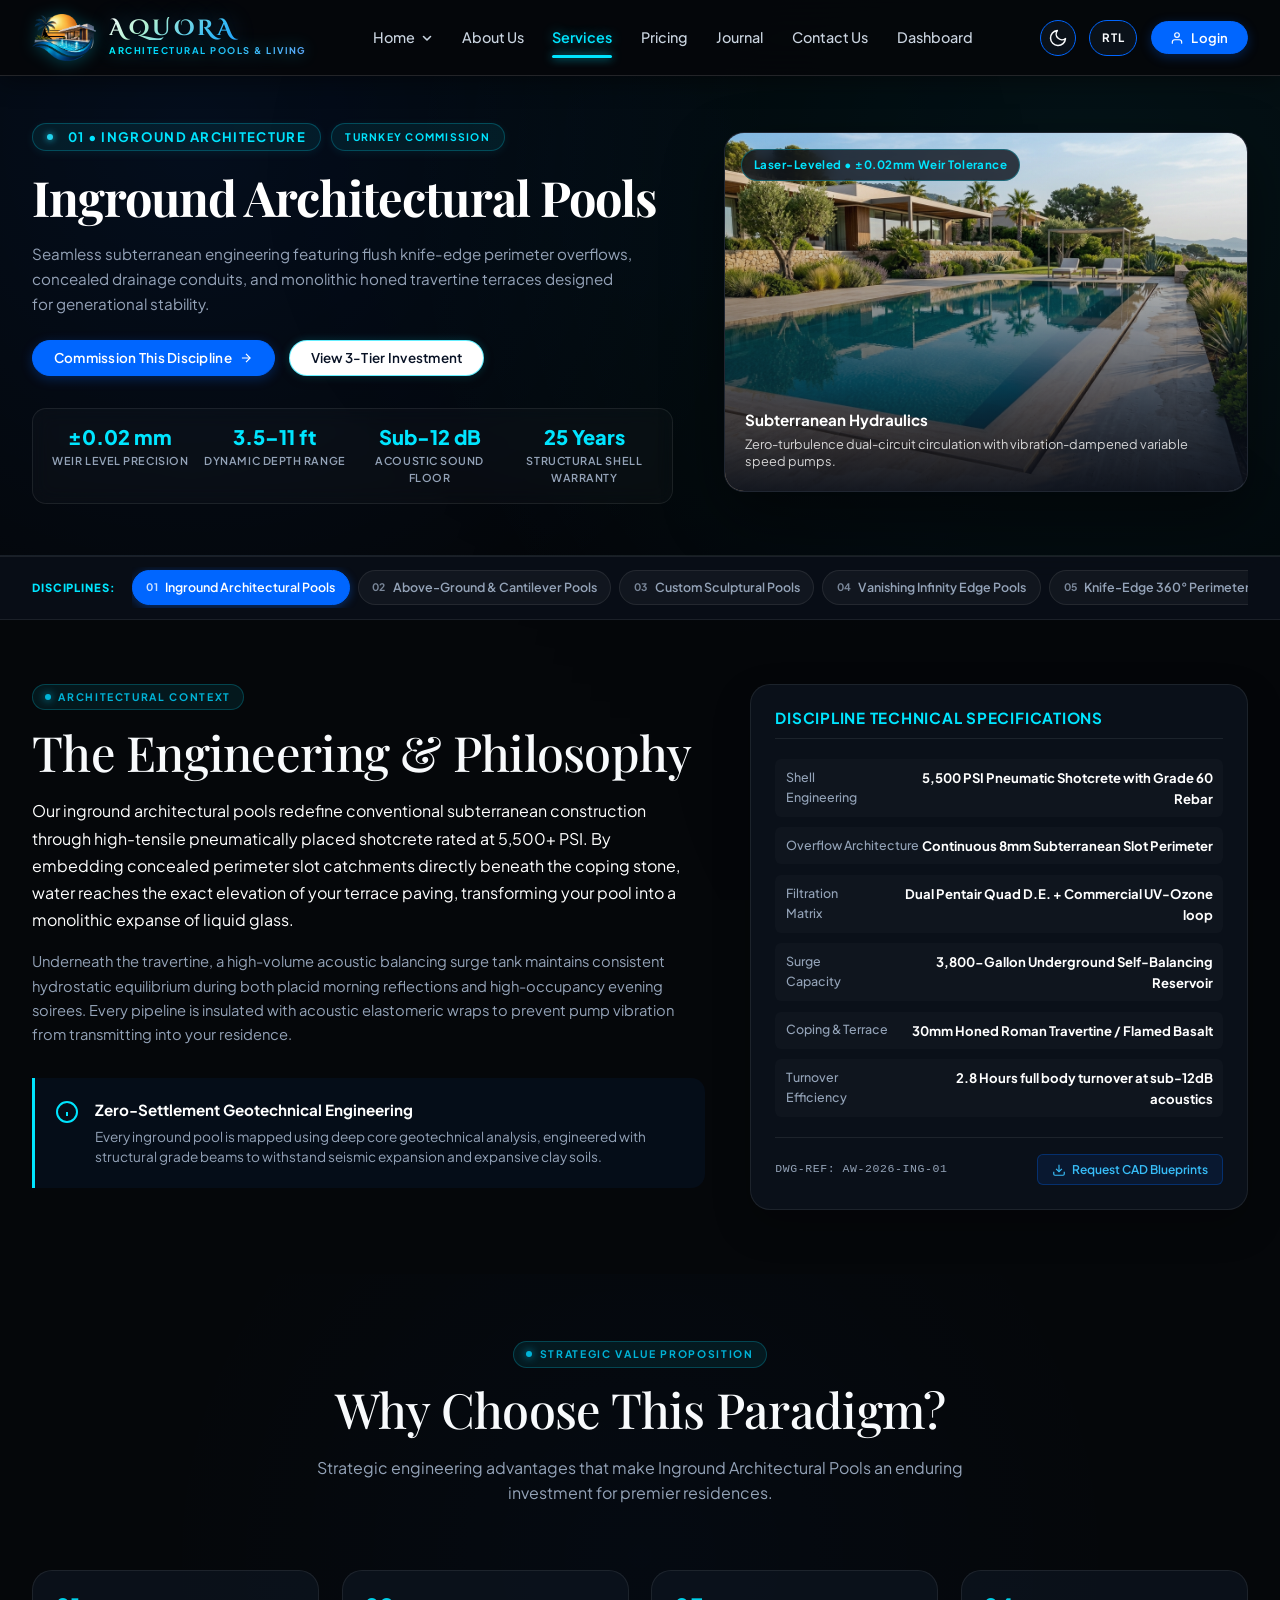
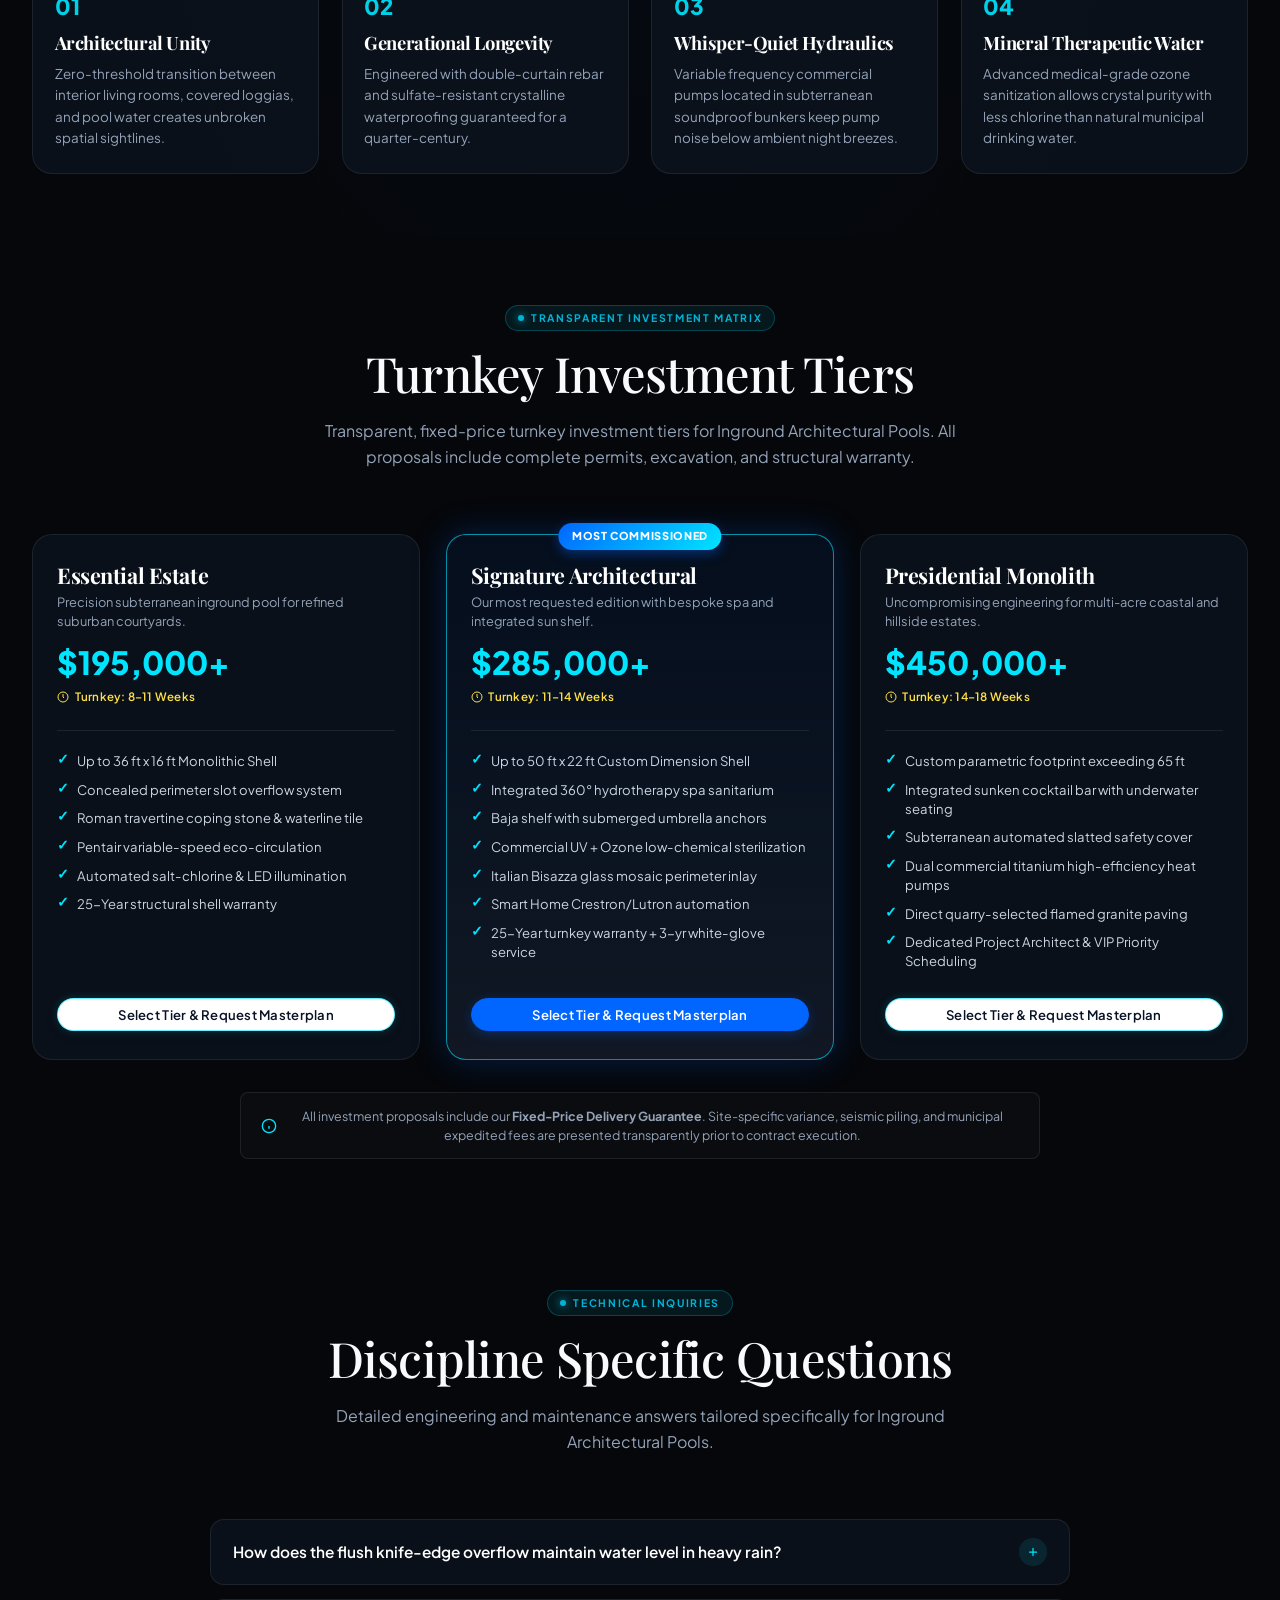
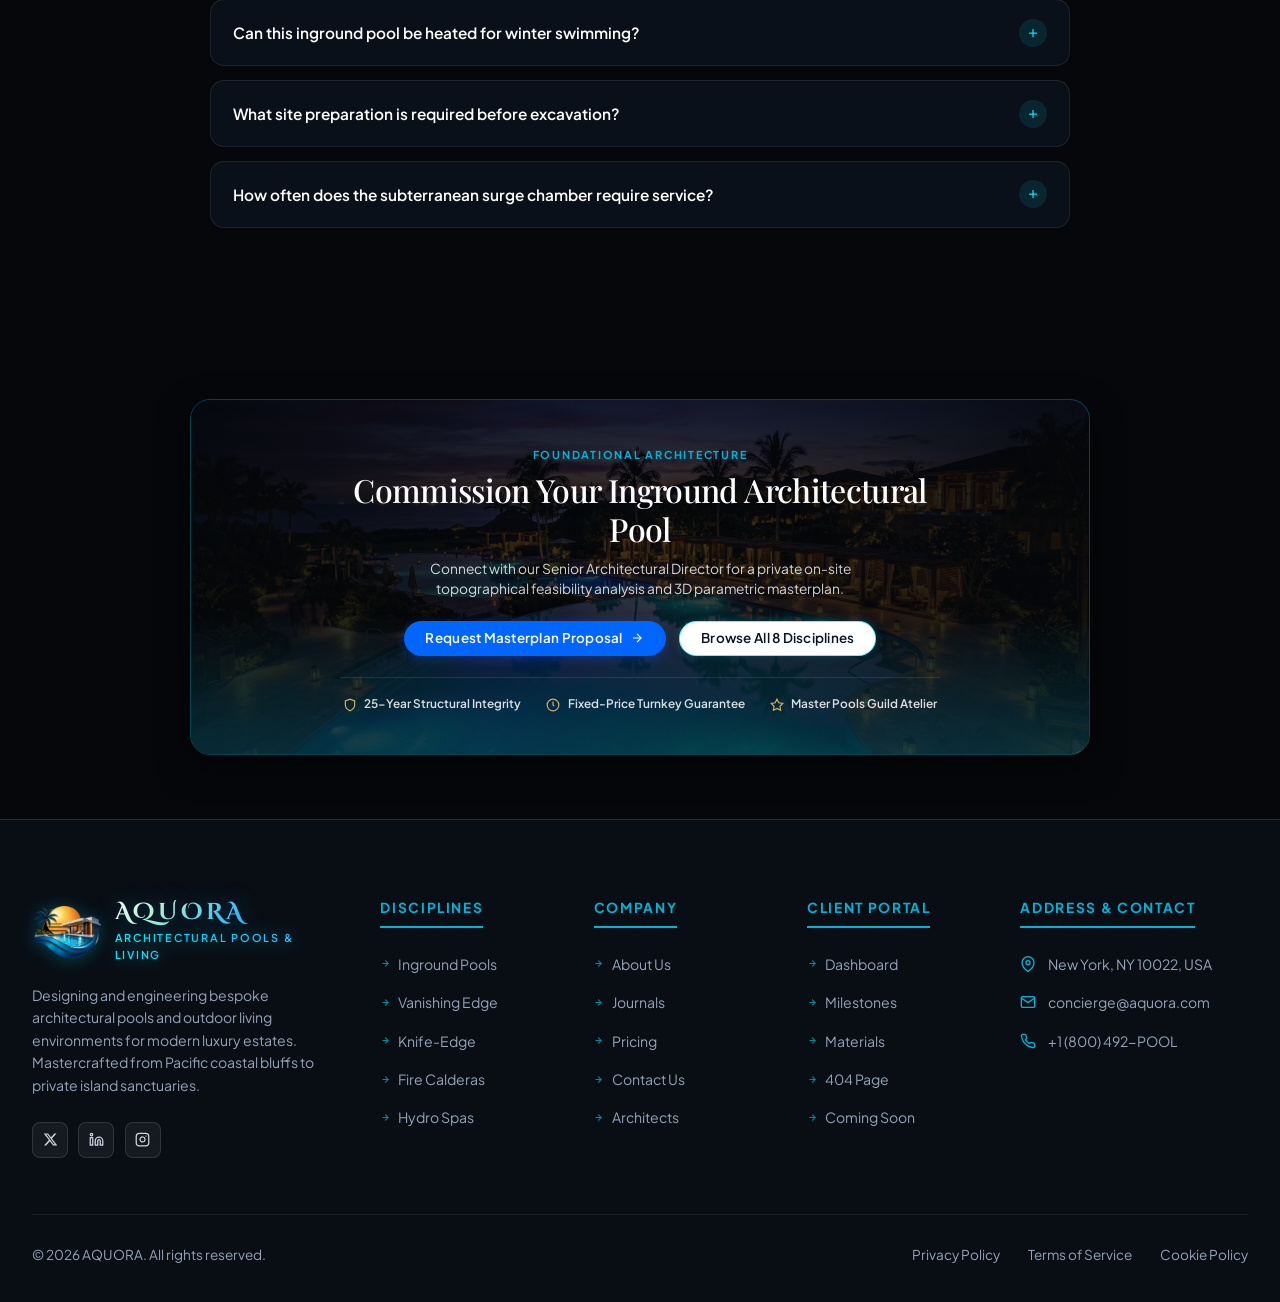
<file: service detail.html>
<!DOCTYPE html>
<html lang="en" data-theme="dark" dir="ltr">
<head>
  <meta charset="UTF-8">
  <meta name="viewport" content="width=device-width, initial-scale=1.0">
  <script>
    (function () {
      var t = localStorage.getItem('aquara-theme') || localStorage.getItem('aura-theme') || 'dark';
      document.documentElement.setAttribute('data-theme', t);
      var d = localStorage.getItem('aquara-dir') || localStorage.getItem('aura-rtl') || 'ltr';
      document.documentElement.setAttribute('dir', d);
    })();
</script>
  <title>Service Details &bull; Architectural Waterscapes | AQUORA</title>
  <link rel="icon" type="image/png" href="assets/aquora-logo.png">
  <link rel="apple-touch-icon" href="assets/aquora-logo.png">
  <meta name="description" content="Detailed engineering blueprints, hydrodynamics, strategic benefits, and turnkey investment tiers for AQUORA bespoke pool disciplines.">
  <link rel="preconnect" href="https://fonts.googleapis.com">
  <link rel="preconnect" href="https://fonts.gstatic.com" crossorigin>
  <link href="https://fonts.googleapis.com/css2?family=Playfair+Display:ital,wght@0,400;0,500;0,600;0,700;1,400;1,600&family=Plus+Jakarta+Sans:wght@300;400;500;600;700;800&display=swap" rel="stylesheet">
  <link rel="stylesheet" href="index.css">
  <link rel="stylesheet" href="service.css">
  <link rel="stylesheet" href="service detail.css">
</head>
<body data-page="service-detail">
  <div class="water-caustics-ambient" aria-hidden="true"></div>

  
  <header id="main-header" class="site-header" role="banner">
    <div class="header-container">
      <a href="index.html" class="brand-logo" aria-label="AQUORA Home">
        <div class="logo-mark" aria-hidden="true">
          <img src="assets/aquora-logo.png" alt="AQUORA Logo" class="brand-logo-img">
        </div>
        <div class="brand-text-group">
          <span class="brand-name">AQUORA</span>
          <span class="brand-tagline">ARCHITECTURAL POOLS &amp; LIVING</span>
        </div>
      </a>
      <nav class="desktop-nav" aria-label="Primary Navigation">
        <ul class="nav-menu">
          <li class="nav-item has-dropdown" id="home-dropdown-item">
            <button class="nav-link dropdown-toggle" id="home-dropdown-trigger" aria-expanded="false" aria-haspopup="true">
              <span>Home</span>
              <svg class="dropdown-chevron" width="12" height="12" viewBox="0 0 12 12" fill="none" xmlns="http://www.w3.org/2000/svg">
                <path d="M2.5 4.5L6 8L9.5 4.5" stroke="currentColor" stroke-width="1.6" stroke-linecap="round" stroke-linejoin="round"/>
              </svg>
            </button>
            <div class="dropdown-menu" id="home-dropdown-menu" role="menu" aria-labelledby="home-dropdown-trigger">
              <a href="index.html" class="dropdown-link" role="menuitem">Home 1</a>
              <div class="dropdown-divider"></div>
              <a href="home2.html" class="dropdown-link" role="menuitem">Home 2</a>
            </div>
          </li>
          <li class="nav-item"><a href="about.html" class="nav-link">About Us</a></li>
          <li class="nav-item"><a href="service.html" class="nav-link active" aria-current="page">Services</a></li>
          <li class="nav-item"><a href="pricing.html" class="nav-link">Pricing</a></li>
          <li class="nav-item"><a href="journal.html" class="nav-link">Journal</a></li>
          <li class="nav-item"><a href="contact.html" class="nav-link">Contact Us</a></li>
          <li class="nav-item"><a href="dashboard.html" class="nav-link">Dashboard</a></li>
        </ul>
      </nav>
      <div class="header-controls">
        <button id="theme-toggle-btn" class="control-btn theme-toggle" aria-label="Toggle Theme" title="Toggle Theme">
          <svg class="theme-icon icon-sun" width="20" height="20" viewBox="0 0 24 24" fill="none" stroke="currentColor" stroke-width="1.8" stroke-linecap="round" stroke-linejoin="round"><circle cx="12" cy="12" r="5"/><line x1="12" y1="1" x2="12" y2="3"/><line x1="12" y1="21" x2="12" y2="23"/><line x1="4.22" y1="4.22" x2="5.64" y2="5.64"/><line x1="18.36" y1="18.36" x2="19.78" y2="19.78"/><line x1="1" y1="12" x2="3" y2="12"/><line x1="21" y1="12" x2="23" y2="12"/><line x1="4.22" y1="19.78" x2="5.64" y2="18.36"/><line x1="18.36" y1="5.64" x2="19.78" y2="4.22"/></svg>
          <svg class="theme-icon icon-moon" width="20" height="20" viewBox="0 0 24 24" fill="none" stroke="currentColor" stroke-width="1.8" stroke-linecap="round" stroke-linejoin="round"><path d="M21 12.79A9 9 0 1 1 11.21 3 7 7 0 0 0 21 12.79z"/></svg>
        </button>
        <button id="rtl-toggle-btn" class="control-btn rtl-toggle" aria-label="Toggle RTL" title="Toggle RTL"><span class="rtl-text">RTL</span></button>
        <a href="login.html" id="header-login-btn" class="btn btn-primary desktop-only">
          <svg width="16" height="16" viewBox="0 0 24 24" fill="none" stroke="currentColor" stroke-width="2" stroke-linecap="round" stroke-linejoin="round"><path d="M20 21v-2a4 4 0 0 0-4-4H8a4 4 0 0 0-4 4v2"/><circle cx="12" cy="7" r="4"/></svg>
          <span>Login</span>
        </a>
        <button id="mobile-hamburger-btn" class="mobile-hamburger" aria-label="Open Menu" aria-expanded="false" aria-controls="mobile-nav-drawer">
          <span class="hamburger-line line-1"></span><span class="hamburger-line line-2"></span><span class="hamburger-line line-3"></span>
        </button>
      </div>
    </div>
  </header>

  
  <div id="mobile-drawer-overlay" class="mobile-drawer-overlay" aria-hidden="true"></div>
  <aside id="mobile-nav-drawer" class="mobile-nav-drawer" aria-label="Mobile Navigation" aria-hidden="true">
    <div class="drawer-header">
      <div class="drawer-brand">
        <div class="logo-mark" aria-hidden="true"><img src="assets/aquora-logo.png" alt="AQUORA Logo" class="brand-logo-img"></div>
        <div class="brand-text-group"><span class="brand-name" style="font-size:1.15rem;">AQUORA</span><span class="brand-tagline">ARCHITECTURAL POOLS &amp; LIVING</span></div>
      </div>
      <button id="drawer-close-btn" class="drawer-close-btn" aria-label="Close Menu"><svg width="24" height="24" viewBox="0 0 24 24" fill="none" stroke="currentColor" stroke-width="2"><line x1="18" y1="6" x2="6" y2="18"/><line x1="6" y1="6" x2="18" y2="18"/></svg></button>
    </div>
    <div class="drawer-content">
      <div class="drawer-home-switcher">
        <span class="drawer-section-label">SELECT EDITION</span>
        <div class="drawer-home-buttons">
          <a href="index.html" class="drawer-home-btn" id="drawer-home-1"><span>Home 1</span><small>Resort Luxury</small></a>
          <a href="home2.html" class="drawer-home-btn" id="drawer-home-2"><span>Home 2</span><small>The Experience</small></a>
        </div>
      </div>
      <nav class="drawer-nav">
        <ul class="drawer-menu">
          <li><a href="index.html" class="drawer-link"><span class="drawer-link-num">01</span> Home</a></li>
          <li><a href="about.html" class="drawer-link"><span class="drawer-link-num">02</span> About Us</a></li>
          <li><a href="service.html" class="drawer-link active"><span class="drawer-link-num">03</span> Services</a></li>
          <li><a href="pricing.html" class="drawer-link"><span class="drawer-link-num">04</span> Pricing</a></li>
          <li><a href="journal.html" class="drawer-link"><span class="drawer-link-num">05</span> Journal</a></li>
          <li><a href="contact.html" class="drawer-link"><span class="drawer-link-num">06</span> Contact Us</a></li>
          <li><a href="dashboard.html" class="drawer-link"><span class="drawer-link-num">07</span> Dashboard</a></li>
        </ul>
      </nav>
      <div class="drawer-footer">
        <a href="login.html" class="btn btn-primary btn-block"><svg width="18" height="18" viewBox="0 0 24 24" fill="none" stroke="currentColor" stroke-width="2"><path d="M20 21v-2a4 4 0 0 0-4-4H8a4 4 0 0 0-4 4v2"/><circle cx="12" cy="7" r="4"/></svg><span>Login</span></a>
        <button class="btn btn-secondary btn-block" onclick="openQuoteModal('Mobile Detail CTA')"><span>Request Consultation</span></button>
      </div>
    </div>
  </aside>

  <main id="main-content">

    
    <section id="service-hero" class="srv-detail-hero-section" aria-label="Service Details Hero">
      <div class="section-container">
        <div class="srv-dhero-grid">
          <div class="srv-dhero-text">
            <div class="srv-dhero-eyebrow-row">
              <span id="dhero-category-badge" class="section-eyebrow"><span class="eyebrow-beacon" aria-hidden="true"></span><span class="badge-text">01 &bull; INGROUND ARCHITECTURE</span></span>
              <span id="dhero-status-pill" class="srv-status-pill">Turnkey Commission</span>
            </div>
            <h1 id="dhero-title" class="srv-dhero-headline">Inground Architectural Pools</h1>
            <p id="dhero-subtitle" class="srv-dhero-sub">Subterranean precision engineering with flush knife-edge coping, concealed drainage channels, and monolithic honed travertine terraces designed for generational resilience.</p>
            
            <div class="srv-dhero-actions">
              <button id="dhero-cta-btn" class="btn btn-primary btn-large" onclick="triggerServiceQuote()">
                <span>Commission This Discipline</span>
                <svg width="16" height="16" viewBox="0 0 24 24" fill="none" stroke="currentColor" stroke-width="2"><line x1="5" y1="12" x2="19" y2="12"/><polyline points="12 5 19 12 12 19"/></svg>
              </button>
              <a href="#service-pricing" class="btn btn-secondary btn-large"><span>View 3-Tier Investment</span></a>
            </div>

            
            <div class="srv-dspecs-grid" id="dhero-specs-container">
              
            </div>
          </div>

          <div class="srv-dhero-media">
            <div class="srv-dhero-img-card">
              <img id="dhero-img" src="assets/pool_inground.jpg" alt="Featured Pool Discipline" class="srv-dhero-img">
              <div class="srv-dhero-scrim" aria-hidden="true"></div>
              <div class="srv-dhero-tag" id="dhero-media-tag">Laser-Leveled &bull; ±0.02mm Weir Tolerance</div>
              <div class="srv-dhero-meta-overlay">
                <span id="dhero-meta-title">Subterranean Hydraulics</span>
                <p id="dhero-meta-desc">High-flow concealed returns with acoustic vibration isolation pads.</p>
              </div>
            </div>
          </div>
        </div>
      </div>
    </section>
    
    <section class="srv-switcher-bar-section" aria-label="Select Service Discipline">
      <div class="section-container">
        <div class="srv-switcher-wrapper">
          <span class="srv-switcher-label">DISCIPLINES:</span>
          <div class="srv-switcher-track" id="service-tabs-container" role="tablist">
            
          </div>
        </div>
      </div>
    </section>

    
    <section id="service-context" class="about-section srv-context-section" aria-labelledby="context-heading">
      <div class="section-container">
        <div class="srv-context-grid">
          <div class="srv-context-lead">
            <span class="section-eyebrow"><span class="eyebrow-beacon" aria-hidden="true"></span>ARCHITECTURAL CONTEXT</span>
            <h2 id="context-heading" class="section-title">The Engineering &amp; Philosophy</h2>
            <div id="context-narrative-p1" class="srv-context-body">
              
            </div>
            <div id="context-narrative-p2" class="srv-context-body-secondary">
              
            </div>
            <div class="srv-context-callout" id="context-callout">
              <div class="srv-callout-icon" aria-hidden="true">
                <svg width="24" height="24" viewBox="0 0 24 24" fill="none" stroke="#00e5ff" stroke-width="2"><circle cx="12" cy="12" r="10"/><path d="M12 16v-4"/><path d="M12 8h.01"/></svg>
              </div>
              <div class="srv-callout-text">
                <strong id="context-callout-title">Structural Soil Calibration</strong>
                <p id="context-callout-desc">Every installation begins with deep seismic borehole sampling and dynamic hydraulic modeling to ensure zero settlement across 25+ years.</p>
              </div>
            </div>
          </div>

          <div class="srv-context-specs-card">
            <h3 class="srv-blueprint-title">Discipline Technical Specifications</h3>
            <div class="srv-blueprint-table" id="context-blueprint-table">
              
            </div>
            <div class="srv-blueprint-footer">
              <span class="srv-bp-code" id="context-bp-code">DWG-REF: AW-2026-ING</span>
              <button class="srv-bp-dl-btn" onclick="showToast('Engineering CAD specification dispatched to your concierge.')">
                <svg width="14" height="14" viewBox="0 0 24 24" fill="none" stroke="currentColor" stroke-width="2"><path d="M21 15v4a2 2 0 0 1-2 2H5a2 2 0 0 1-2-2v-4"/><polyline points="7 10 12 15 17 10"/><line x1="12" y1="15" x2="12" y2="3"/></svg>
                <span>Request CAD Blueprints</span>
              </button>
            </div>
          </div>
        </div>
      </div>
    </section>

    
    <section id="service-why" class="about-section srv-why-section" aria-labelledby="why-heading">
      <div class="section-container">
        <div class="section-header text-center">
          <span class="section-eyebrow"><span class="eyebrow-beacon" aria-hidden="true"></span>STRATEGIC VALUE PROPOSITION</span>
          <h2 id="why-heading" class="section-title">Why Choose This Paradigm?</h2>
          <p class="section-subtitle" id="why-subtitle">Delivering unparalleled architectural unity, enduring property equity, and hydro-acoustic perfection for discerning estate owners.</p>
        </div>

        <div class="srv-why-grid" id="why-pillars-container">
          
        </div>
      </div>
    </section>

    
    <section id="service-pricing" class="about-section srv-pricing-section" aria-labelledby="pricing-heading">
      <div class="section-container">
        <div class="section-header text-center">
          <span class="section-eyebrow"><span class="eyebrow-beacon" aria-hidden="true"></span>TRANSPARENT INVESTMENT MATRIX</span>
          <h2 id="pricing-heading" class="section-title">Turnkey Investment Tiers</h2>
          <p class="section-subtitle" id="pricing-subtitle">Guaranteed fixed-price proposals. All tiers include geotechnical analysis, structural engineering stamps, complete excavation, and premium Italian finishes.</p>
        </div>

        <div class="srv-pricing-grid" id="pricing-tiers-container">
          
        </div>

        <div class="srv-pricing-note">
          <svg width="16" height="16" viewBox="0 0 24 24" fill="none" stroke="currentColor" stroke-width="2"><circle cx="12" cy="12" r="10"/><line x1="12" y1="16" x2="12" y2="12"/><line x1="12" y1="8" x2="12.01" y2="8"/></svg>
          <span>All investment proposals include our <strong>Fixed-Price Delivery Guarantee</strong>. Site-specific variance, seismic piling, and municipal expedited fees are presented transparently prior to contract execution.</span>
        </div>
      </div>
    </section>

    
    <section id="service-faqs" class="about-section srv-faqs-section" aria-labelledby="detail-faqs-heading">
      <div class="section-container">
        <div class="section-header text-center">
          <span class="section-eyebrow"><span class="eyebrow-beacon" aria-hidden="true"></span>TECHNICAL INQUIRIES</span>
          <h2 id="detail-faqs-heading" class="section-title">Discipline Specific Questions</h2>
          <p class="section-subtitle" id="faqs-subtitle">Key engineering, maintenance, and hydro-acoustic details regarding this pool installation.</p>
        </div>

        <div class="srv-faqs-accordion" id="detail-faqs-container">
          
        </div>
      </div>
    </section>

    
    <section id="service-cta" class="about-cta-section" aria-label="Commission this pool discipline">
      <div class="section-container">
        <div class="final-cta-card">
          <div class="final-cta-bg-wrapper">
            <img src="assets/cta_twilight.jpg" alt="Twilight luxury pool" class="final-cta-img" loading="lazy" width="1400" height="788">
            <div class="final-cta-scrim" aria-hidden="true"></div>
            <div class="final-cta-water-glow" aria-hidden="true"></div>
          </div>
          <div class="final-cta-inner">
            <span class="final-cta-eyebrow" id="cta-badge">PRIVATE COMMISSIONING</span>
            <h2 class="final-cta-headline" id="cta-headline">Commission Your Inground Architectural Pool</h2>
            <p class="final-cta-subtitle" id="cta-sub">Our studio is currently reviewing bespoke estate masterplans. Connect directly with our Principal Architect for a private on-site topographical feasibility consultation.</p>
            <div class="final-cta-buttons">
              <button class="btn btn-primary btn-large" onclick="triggerServiceQuote()"><span>Request Masterplan Proposal</span><svg width="18" height="18" viewBox="0 0 24 24" fill="none" stroke="currentColor" stroke-width="2"><line x1="5" y1="12" x2="19" y2="12"/><polyline points="12 5 19 12 12 19"/></svg></button>
              <a href="service.html" class="btn btn-secondary btn-large"><span>Browse All 8 Disciplines</span></a>
            </div>
            <div class="final-cta-guarantees">
              <div class="guarantee-item"><svg width="16" height="16" viewBox="0 0 24 24" fill="none" stroke="currentColor" stroke-width="2"><path d="M12 22s8-4 8-10V5l-8-3-8 3v7c0 6 8 10 8 10z"/></svg><span>25-Year Structural Integrity</span></div>
              <div class="guarantee-item"><svg width="16" height="16" viewBox="0 0 24 24" fill="none" stroke="currentColor" stroke-width="2"><circle cx="12" cy="12" r="10"/><polyline points="12 6 12 12 14 14"/></svg><span>Fixed-Price Turnkey Guarantee</span></div>
              <div class="guarantee-item"><svg width="16" height="16" viewBox="0 0 24 24" fill="none" stroke="currentColor" stroke-width="2"><polygon points="12 2 15.09 8.26 22 9.27 17 14.14 18.18 21.02 12 17.77 5.82 21.02 7 14.14 2 9.27 8.91 8.26 12 2"/></svg><span>Master Pools Guild Atelier</span></div>
            </div>
          </div>
        </div>
      </div>
    </section>

  </main>

  
  <footer id="footer" class="site-footer" role="contentinfo">
    <div class="footer-container">

      
      <div class="footer-top">

        
        <div class="footer-brand-col">
          <a href="index.html" class="footer-brand-logo" aria-label="AQUORA Home">
            <div class="logo-mark" aria-hidden="true">
              <img src="assets/aquora-logo.png" alt="AQUORA Logo" class="brand-logo-img">
            </div>
            <div class="brand-text-group">
              <span class="brand-name">AQUORA</span>
              <span class="brand-tagline">ARCHITECTURAL POOLS &amp; LIVING</span>
            </div>
          </a>
          <p class="footer-description">
            Designing and engineering bespoke architectural pools and outdoor living environments for modern luxury estates. Mastercrafted from Pacific coastal bluffs to private island sanctuaries.
          </p>
          <div class="footer-social-links" aria-label="Social Media">
            <a href="#footer" class="social-link" aria-label="X" title="X">
              <svg width="15" height="15" viewBox="0 0 24 24" fill="currentColor"><path d="M18.244 2.25h3.308l-7.227 8.26 8.502 11.24H16.17l-5.214-6.817L4.99 21.75H1.68l7.73-8.835L1.254 2.25H8.08l4.713 6.231zm-1.161 17.52h1.833L7.084 4.126H5.117z"></path></svg>
            </a>
            <a href="#footer" class="social-link" aria-label="LinkedIn" title="LinkedIn">
              <svg width="15" height="15" viewBox="0 0 24 24" fill="none" stroke="currentColor" stroke-width="2" stroke-linecap="round" stroke-linejoin="round"><path d="M16 8a6 6 0 0 1 6 6v7h-4v-7a2 2 0 0 0-2-2 2 2 0 0 0-2 2v7h-4v-7a6 6 0 0 1 6-6z"></path><rect x="2" y="9" width="4" height="12"></rect><circle cx="4" cy="4" r="2"></circle></svg>
            </a>
            <a href="#footer" class="social-link" aria-label="Instagram" title="Instagram">
              <svg width="15" height="15" viewBox="0 0 24 24" fill="none" stroke="currentColor" stroke-width="2" stroke-linecap="round" stroke-linejoin="round"><rect x="2" y="2" width="20" height="20" rx="5" ry="5"></rect><path d="M16 11.37A4 4 0 1 1 12.63 8 4 4 0 0 1 16 11.37z"></path><line x1="17.5" y1="6.5" x2="17.51" y2="6.5"></line></svg>
            </a>
          </div>
        </div>

        
        <div class="footer-col">
          <h4 class="footer-col-title">Disciplines</h4>
          <ul class="footer-links">
            <li><a href="service detail.html?service=inground">Inground Pools</a></li>
            <li><a href="service detail.html?service=vanishing">Vanishing Edge</a></li>
            <li><a href="service detail.html?service=knife-edge">Knife-Edge</a></li>
            <li><a href="service detail.html?service=fire-caldera">Fire Calderas</a></li>
            <li><a href="service detail.html?service=hydro-spa">Hydro Spas</a></li>
          </ul>
        </div>

        
        <div class="footer-col">
          <h4 class="footer-col-title">Company</h4>
          <ul class="footer-links">
            <li><a href="about.html">About Us</a></li>
            <li><a href="journal.html">Journals</a></li>
            <li><a href="pricing.html">Pricing</a></li>
            <li><a href="contact.html">Contact Us</a></li>
            <li><a href="about.html#team">Architects</a></li>
          </ul>
        </div>

        
        <div class="footer-col">
          <h4 class="footer-col-title">Client Portal</h4>
          <ul class="footer-links">
            <li><a href="dashboard.html">Dashboard</a></li>
            <li><a href="dashboard.html#milestones">Milestones</a></li>
            <li><a href="dashboard.html#materials">Materials</a></li>
            <li><a href="404.html">404 Page</a></li>
            <li><a href="coming soon.html">Coming Soon</a></li>
          </ul>
        </div>

        
        <div class="footer-col footer-contact-col">
          <h4 class="footer-col-title">Address &amp; Contact</h4>
          <div class="footer-contact-list">
            <div class="contact-entry">
              <svg width="16" height="16" viewBox="0 0 24 24" fill="none" stroke="currentColor" stroke-width="2" stroke-linecap="round" stroke-linejoin="round"><path d="M21 10c0 7-9 13-9 13s-9-6-9-13a9 9 0 0 1 18 0z"></path><circle cx="12" cy="10" r="3"></circle></svg>
              <span>New York, NY 10022, USA</span>
            </div>
            <div class="contact-entry">
              <svg width="16" height="16" viewBox="0 0 24 24" fill="none" stroke="currentColor" stroke-width="2" stroke-linecap="round" stroke-linejoin="round"><path d="M4 4h16c1.1 0 2 .9 2 2v12c0 1.1-.9 2-2 2H4c-1.1 0-2-.9-2-2V6c0-1.1.9-2 2-2z"></path><polyline points="22,6 12,13 2,6"></polyline></svg>
              <a href="mailto:concierge@aquora.com">concierge@aquora.com</a>
            </div>
            <div class="contact-entry">
              <svg width="16" height="16" viewBox="0 0 24 24" fill="none" stroke="currentColor" stroke-width="2" stroke-linecap="round" stroke-linejoin="round"><path d="M22 16.92v3a2 2 0 0 1-2.18 2 19.79 19.79 0 0 1-8.63-3.07 19.5 19.5 0 0 1-6-6 19.79 19.79 0 0 1-3.07-8.67A2 2 0 0 1 4.11 2h3a2 2 0 0 1 2 1.72 12.84 12.84 0 0 0 .7 2.81 2 2 0 0 1-.45 2.11L8.09 9.91a16 16 0 0 0 6 6l1.27-1.27a2 2 0 0 1 2.11-.45 12.84 12.84 0 0 0 2.81.7A2 2 0 0 1 22 16.92z"></path></svg>
              <a href="tel:+18004927665">+1 (800) 492-POOL</a>
            </div>
          </div>
        </div>

      </div>

      
      <div class="footer-bottom">
        <div class="footer-copyright">
          &copy; 2026 AQUORA. All rights reserved.
        </div>
        <div class="footer-legal-links">
          <a href="#footer">Privacy Policy</a>
          <a href="#footer">Terms of Service</a>
          <a href="#footer">Cookie Policy</a>
        </div>
      </div>

    </div>
  </footer>

  
  <div id="quote-modal" class="modal-overlay" aria-hidden="true" role="dialog" aria-modal="true" aria-labelledby="quote-modal-title">
    <div class="modal-dialog">
      <button class="modal-close-btn" onclick="closeQuoteModal()" aria-label="Close"><svg width="24" height="24" viewBox="0 0 24 24" fill="none" stroke="currentColor" stroke-width="2"><line x1="18" y1="6" x2="6" y2="18"/><line x1="6" y1="6" x2="18" y2="18"/></svg></button>
      <div class="modal-header"><span class="modal-eyebrow">ESTATE INQUIRY</span><h3 id="quote-modal-title" class="modal-title">Request a Masterplan Proposal</h3><p class="modal-subtitle">Share your vision and our senior architectural director will prepare an initial feasibility analysis.</p></div>
      <form id="quote-form" class="modal-form" onsubmit="handleQuoteSubmit(event)">
        <div class="form-row-2"><div class="form-group"><label for="quote-name">Full Name *</label><input type="text" id="quote-name" required placeholder="e.g. Victoria Sterling" class="form-input"></div><div class="form-group"><label for="quote-email">Email *</label><input type="email" id="quote-email" required placeholder="victoria@estate.com" class="form-input"></div></div>
        <div class="form-row-2"><div class="form-group"><label for="quote-phone">Phone *</label><input type="tel" id="quote-phone" required placeholder="+1 (555) 019-2834" class="form-input"></div><div class="form-group"><label for="quote-type">Pool Paradigm *</label><select id="quote-type" class="form-input" required><option>Inground Architectural Pools</option><option>Above-Ground &amp; Cantilever</option><option>Custom Sculptural Pools</option><option>Vanishing Infinity Edge</option><option>Knife-Edge 360° Slot Perimeter</option><option>Sunken Fire Lounges</option><option>Architectural Renovation</option><option>Waterscape Living</option></select></div></div>
        <div class="form-group"><label for="quote-notes">Vision Details</label><textarea id="quote-notes" rows="3" placeholder="Tell us about your property, terrain, preferred finishes..." class="form-input"></textarea></div>
        <button type="submit" class="btn btn-primary btn-block btn-large"><span>Submit Proposal Request</span><svg width="18" height="18" viewBox="0 0 24 24" fill="none" stroke="currentColor" stroke-width="2"><line x1="5" y1="12" x2="19" y2="12"/><polyline points="12 5 19 12 12 19"/></svg></button>
        <p class="form-disclaimer">All inquiries are safeguarded under strict privacy and non-disclosure standards.</p>
      </form>
    </div>
  </div>

  <div id="login-modal" class="modal-overlay" aria-hidden="true" role="dialog" aria-modal="true" aria-labelledby="login-modal-title">
    <div class="modal-dialog modal-dialog-sm">
      <button class="modal-close-btn" onclick="closeLoginModal()" aria-label="Close"><svg width="24" height="24" viewBox="0 0 24 24" fill="none" stroke="currentColor" stroke-width="2"><line x1="18" y1="6" x2="6" y2="18"/><line x1="6" y1="6" x2="18" y2="18"/></svg></button>
      <div class="modal-header"><span class="modal-eyebrow">PORTAL ACCESS</span><h3 id="login-modal-title" class="modal-title">Client Dashboard Login</h3><p class="modal-subtitle">Access your project milestones and direct architectural messages.</p></div>
      <div class="demo-credentials-callout"><span class="callout-label">Demo:</span><code>client@aurawaters.com | paradise2026</code><button type="button" class="btn-fill-demo" onclick="fillDemoCredentials()">Auto-Fill</button></div>
      <form id="login-form" class="modal-form" onsubmit="handleLoginSubmit(event)">
        <div class="form-group"><label for="login-email">Client Email</label><input type="email" id="login-email" required placeholder="name@estate.com" class="form-input"></div>
        <div class="form-group"><label for="login-password">Password</label><input type="password" id="login-password" required placeholder="••••••••" class="form-input"></div>
        <button type="submit" class="btn btn-primary btn-block btn-large"><span>Enter Client Portal</span><svg width="18" height="18" viewBox="0 0 24 24" fill="none" stroke="currentColor" stroke-width="2"><path d="M15 3h4a2 2 0 0 1 2 2v14a2 2 0 0 1-2 2h-4"/><polyline points="10 17 15 12 10 7"/><line x1="15" y1="12" x2="3" y2="12"/></svg></button>
      </form>
    </div>
  </div>

  <div id="toast-notification" class="toast-container" aria-live="polite" aria-atomic="true"></div>
  <script src="index.js"></script>
  <script src="service.js"></script>
  <script src="service detail.js"></script>
</body>
</html>
</file>
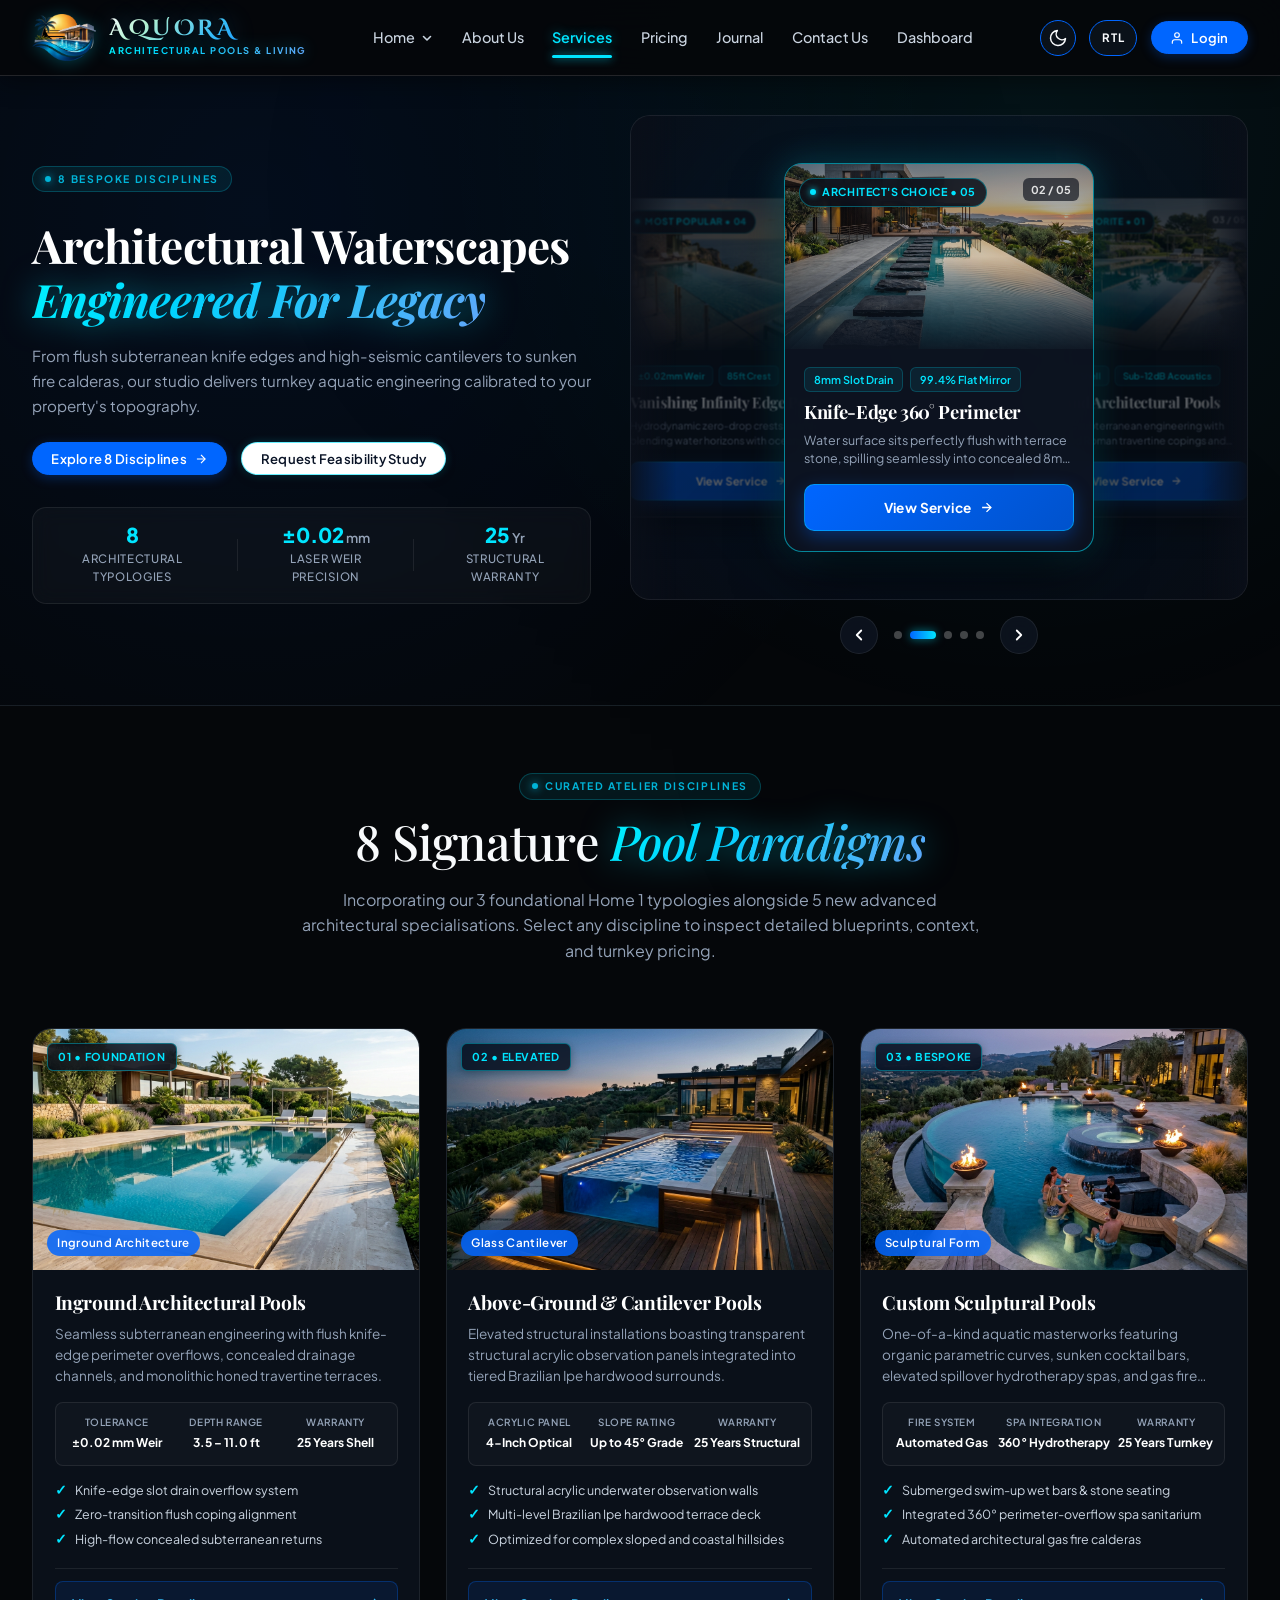
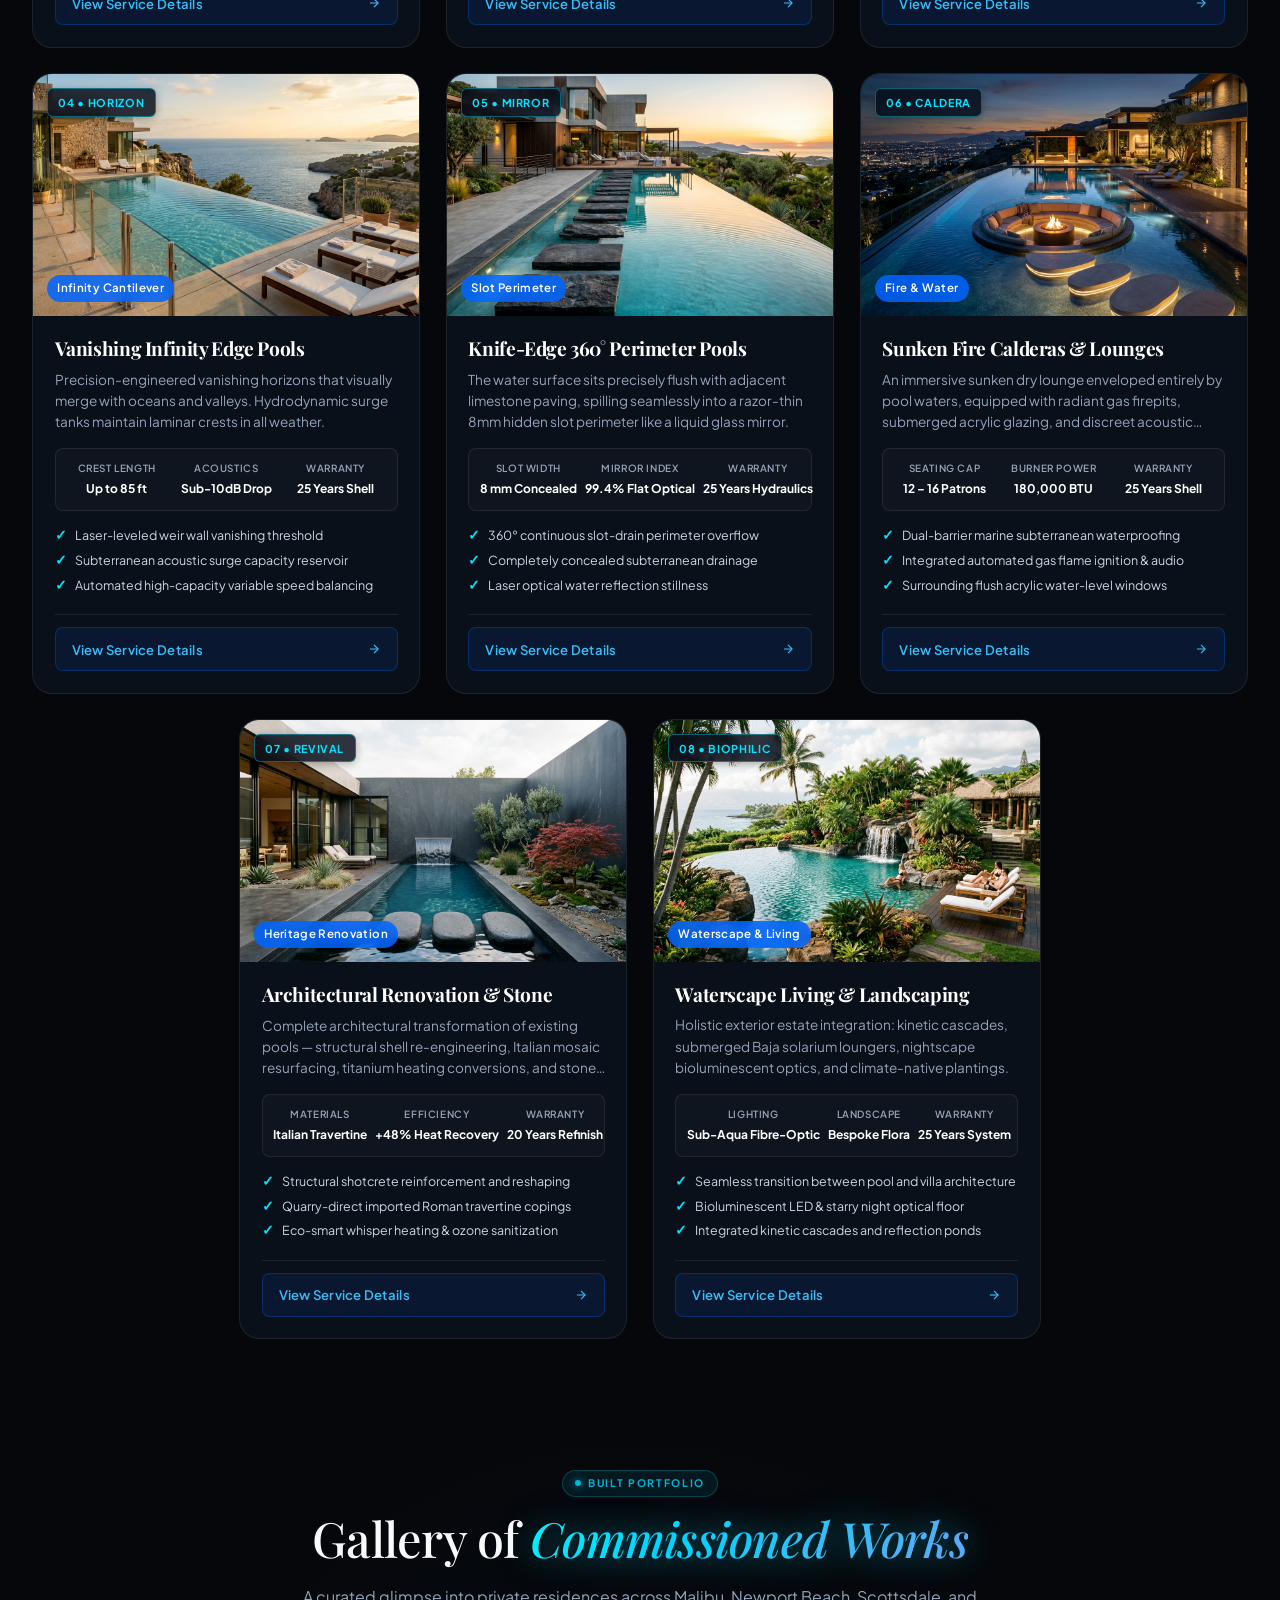
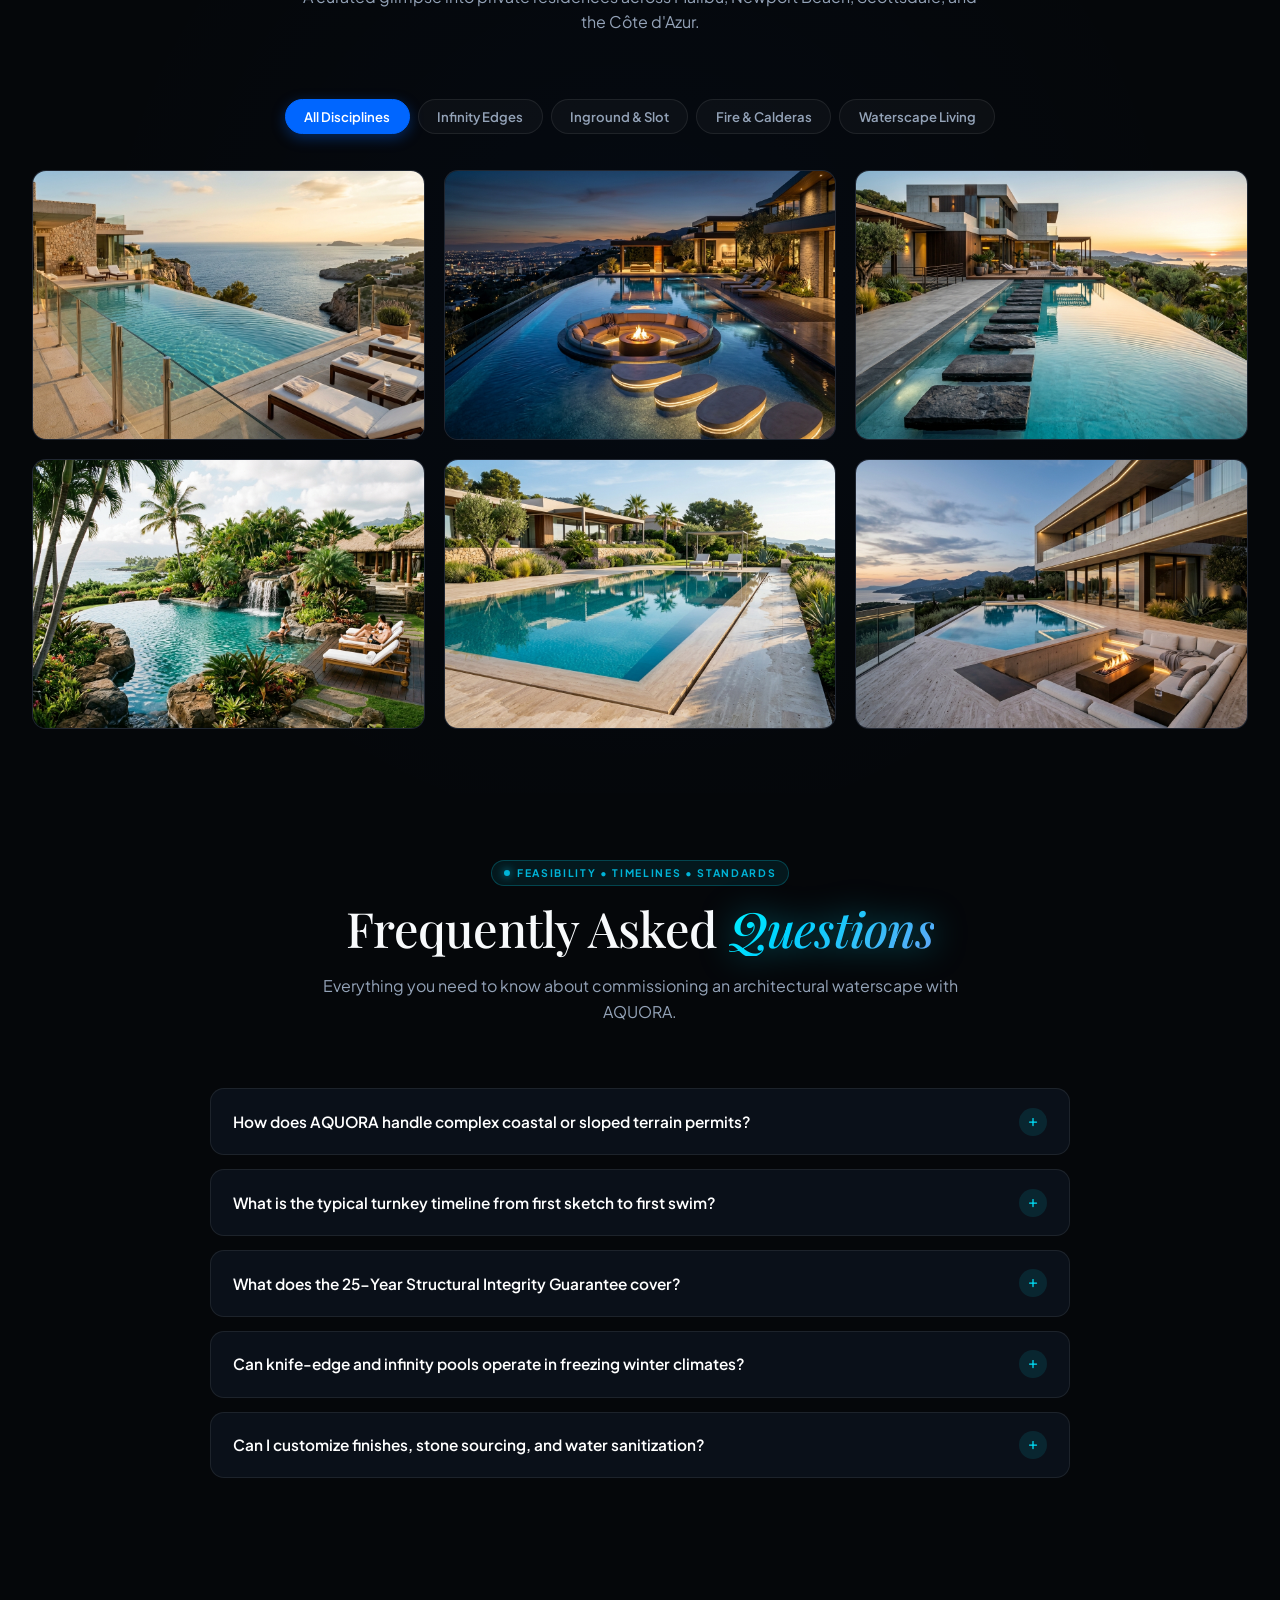
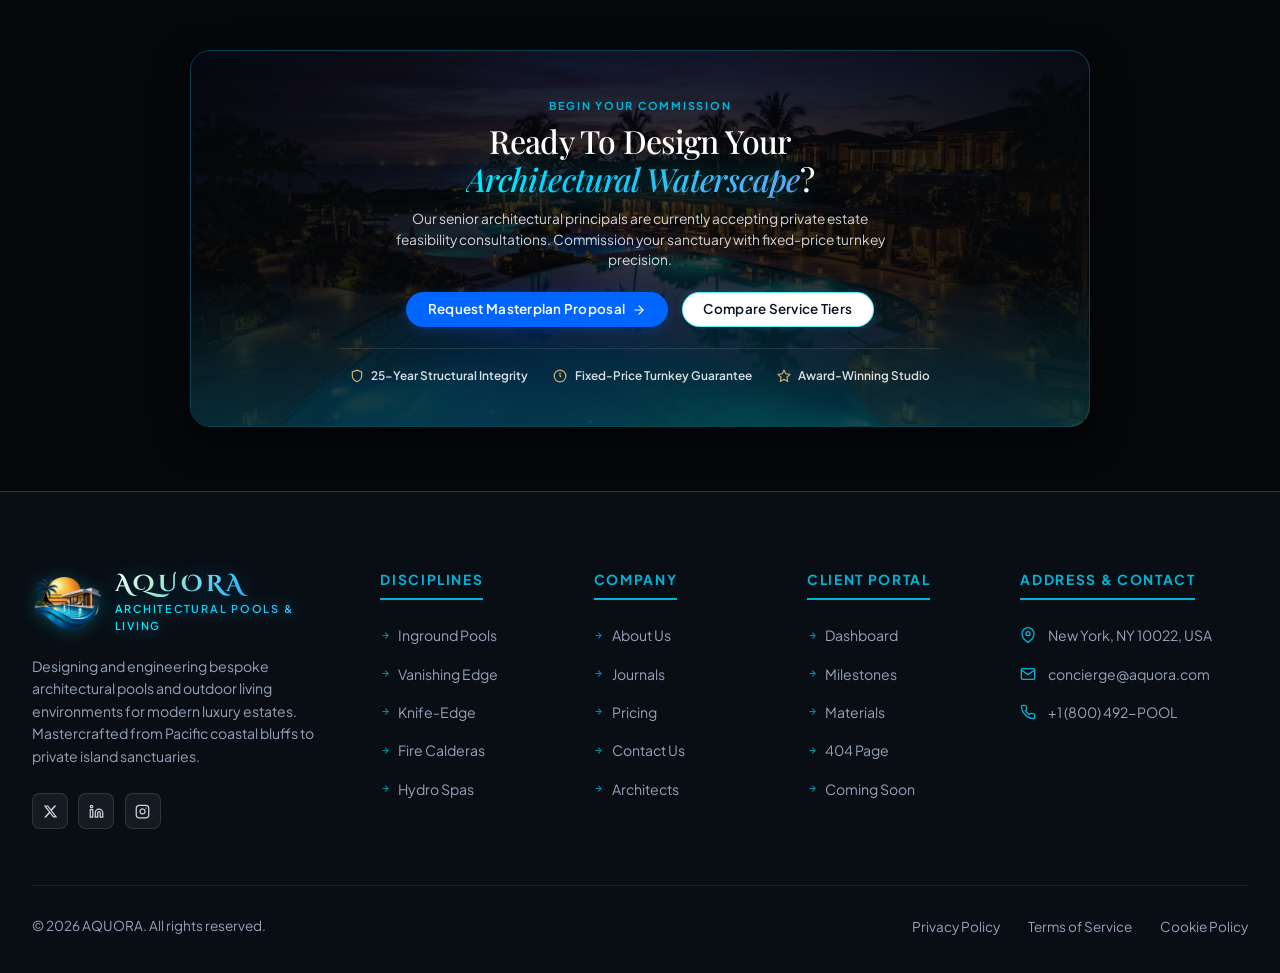
<file: service.html>
<!DOCTYPE html>
<html lang="en" data-theme="dark" dir="ltr">
<head>
  <meta charset="UTF-8">
  <meta name="viewport" content="width=device-width, initial-scale=1.0">
  <script>
    (function () {
      var t = localStorage.getItem('aquara-theme') || localStorage.getItem('aura-theme') || 'dark';
      document.documentElement.setAttribute('data-theme', t);
      var d = localStorage.getItem('aquara-dir') || localStorage.getItem('aura-rtl') || 'ltr';
      document.documentElement.setAttribute('dir', d);
    })();
</script>
  <title>Architectural Pool Services &amp; Disciplines | AQUORA</title>
  <link rel="icon" type="image/png" href="assets/aquora-logo.png">
  <link rel="apple-touch-icon" href="assets/aquora-logo.png">
  <meta name="description" content="Explore our 8 bespoke waterscape disciplines: inground pools, vanishing cantilevers, 360° knife-edge perimeters, sunken fire calderas, and biophilic estate landscaping.">
  <link rel="preconnect" href="https://fonts.googleapis.com">
  <link rel="preconnect" href="https://fonts.gstatic.com" crossorigin>
  <link href="https://fonts.googleapis.com/css2?family=Playfair+Display:ital,wght@0,400;0,500;0,600;0,700;1,400;1,600&family=Plus+Jakarta+Sans:wght@300;400;500;600;700;800&display=swap" rel="stylesheet">
  <link rel="stylesheet" href="index.css">
  <link rel="stylesheet" href="service.css">
</head>
<body data-page="service">
  <div class="water-caustics-ambient" aria-hidden="true"></div>

  
  <header id="main-header" class="site-header" role="banner">
    <div class="header-container">
      <a href="index.html" class="brand-logo" aria-label="AQUORA Home">
        <div class="logo-mark" aria-hidden="true">
          <img src="assets/aquora-logo.png" alt="AQUORA Logo" class="brand-logo-img">
        </div>
        <div class="brand-text-group">
          <span class="brand-name">AQUORA</span>
          <span class="brand-tagline">ARCHITECTURAL POOLS &amp; LIVING</span>
        </div>
      </a>
      <nav class="desktop-nav" aria-label="Primary Navigation">
        <ul class="nav-menu">
          <li class="nav-item has-dropdown" id="home-dropdown-item">
            <button class="nav-link dropdown-toggle" id="home-dropdown-trigger" aria-expanded="false" aria-haspopup="true">
              <span>Home</span>
              <svg class="dropdown-chevron" width="12" height="12" viewBox="0 0 12 12" fill="none" xmlns="http://www.w3.org/2000/svg">
                <path d="M2.5 4.5L6 8L9.5 4.5" stroke="currentColor" stroke-width="1.6" stroke-linecap="round" stroke-linejoin="round"/>
              </svg>
            </button>
            <div class="dropdown-menu" id="home-dropdown-menu" role="menu" aria-labelledby="home-dropdown-trigger">
              <a href="index.html" class="dropdown-link" role="menuitem">Home 1</a>
              <div class="dropdown-divider"></div>
              <a href="home2.html" class="dropdown-link" role="menuitem">Home 2</a>
            </div>
          </li>
          <li class="nav-item"><a href="about.html" class="nav-link">About Us</a></li>
          <li class="nav-item"><a href="service.html" class="nav-link active" aria-current="page">Services</a></li>
          <li class="nav-item"><a href="pricing.html" class="nav-link">Pricing</a></li>
          <li class="nav-item"><a href="journal.html" class="nav-link">Journal</a></li>
          <li class="nav-item"><a href="contact.html" class="nav-link">Contact Us</a></li>
          <li class="nav-item"><a href="dashboard.html" class="nav-link">Dashboard</a></li>
        </ul>
      </nav>
      <div class="header-controls">
        <button id="theme-toggle-btn" class="control-btn theme-toggle" aria-label="Toggle Theme" title="Toggle Theme">
          <svg class="theme-icon icon-sun" width="20" height="20" viewBox="0 0 24 24" fill="none" stroke="currentColor" stroke-width="1.8" stroke-linecap="round" stroke-linejoin="round"><circle cx="12" cy="12" r="5"/><line x1="12" y1="1" x2="12" y2="3"/><line x1="12" y1="21" x2="12" y2="23"/><line x1="4.22" y1="4.22" x2="5.64" y2="5.64"/><line x1="18.36" y1="18.36" x2="19.78" y2="19.78"/><line x1="1" y1="12" x2="3" y2="12"/><line x1="21" y1="12" x2="23" y2="12"/><line x1="4.22" y1="19.78" x2="5.64" y2="18.36"/><line x1="18.36" y1="5.64" x2="19.78" y2="4.22"/></svg>
          <svg class="theme-icon icon-moon" width="20" height="20" viewBox="0 0 24 24" fill="none" stroke="currentColor" stroke-width="1.8" stroke-linecap="round" stroke-linejoin="round"><path d="M21 12.79A9 9 0 1 1 11.21 3 7 7 0 0 0 21 12.79z"/></svg>
        </button>
        <button id="rtl-toggle-btn" class="control-btn rtl-toggle" aria-label="Toggle RTL" title="Toggle RTL"><span class="rtl-text">RTL</span></button>
        <a href="login.html" id="header-login-btn" class="btn btn-primary desktop-only">
          <svg width="16" height="16" viewBox="0 0 24 24" fill="none" stroke="currentColor" stroke-width="2" stroke-linecap="round" stroke-linejoin="round"><path d="M20 21v-2a4 4 0 0 0-4-4H8a4 4 0 0 0-4 4v2"/><circle cx="12" cy="7" r="4"/></svg>
          <span>Login</span>
        </a>
        <button id="mobile-hamburger-btn" class="mobile-hamburger" aria-label="Open Menu" aria-expanded="false" aria-controls="mobile-nav-drawer">
          <span class="hamburger-line line-1"></span><span class="hamburger-line line-2"></span><span class="hamburger-line line-3"></span>
        </button>
      </div>
    </div>
  </header>

  
  <div id="mobile-drawer-overlay" class="mobile-drawer-overlay" aria-hidden="true"></div>
  <aside id="mobile-nav-drawer" class="mobile-nav-drawer" aria-label="Mobile Navigation" aria-hidden="true">
    <div class="drawer-header">
      <div class="drawer-brand">
        <div class="logo-mark" aria-hidden="true"><img src="assets/aquora-logo.png" alt="AQUORA Logo" class="brand-logo-img"></div>
        <div class="brand-text-group"><span class="brand-name" style="font-size:1.15rem;">AQUORA</span><span class="brand-tagline">ARCHITECTURAL POOLS &amp; LIVING</span></div>
      </div>
      <button id="drawer-close-btn" class="drawer-close-btn" aria-label="Close Menu"><svg width="24" height="24" viewBox="0 0 24 24" fill="none" stroke="currentColor" stroke-width="2"><line x1="18" y1="6" x2="6" y2="18"/><line x1="6" y1="6" x2="18" y2="18"/></svg></button>
    </div>
    <div class="drawer-content">
      <div class="drawer-home-switcher">
        <span class="drawer-section-label">SELECT EDITION</span>
        <div class="drawer-home-buttons">
          <a href="index.html" class="drawer-home-btn" id="drawer-home-1"><span>Home 1</span><small>Resort Luxury</small></a>
          <a href="home2.html" class="drawer-home-btn" id="drawer-home-2"><span>Home 2</span><small>The Experience</small></a>
        </div>
      </div>
      <nav class="drawer-nav">
        <ul class="drawer-menu">
          <li><a href="index.html" class="drawer-link"><span class="drawer-link-num">01</span> Home</a></li>
          <li><a href="about.html" class="drawer-link"><span class="drawer-link-num">02</span> About Us</a></li>
          <li><a href="service.html" class="drawer-link active"><span class="drawer-link-num">03</span> Services</a></li>
          <li><a href="pricing.html" class="drawer-link"><span class="drawer-link-num">04</span> Pricing</a></li>
          <li><a href="journal.html" class="drawer-link"><span class="drawer-link-num">05</span> Journal</a></li>
          <li><a href="contact.html" class="drawer-link"><span class="drawer-link-num">06</span> Contact Us</a></li>
          <li><a href="dashboard.html" class="drawer-link"><span class="drawer-link-num">07</span> Dashboard</a></li>
        </ul>
      </nav>
      <div class="drawer-footer">
        <a href="login.html" class="btn btn-primary btn-block"><svg width="18" height="18" viewBox="0 0 24 24" fill="none" stroke="currentColor" stroke-width="2" stroke-linecap="round" stroke-linejoin="round"><path d="M20 21v-2a4 4 0 0 0-4-4H8a4 4 0 0 0-4 4v2"/><circle cx="12" cy="7" r="4"/></svg><span>Login</span></a>
        <button class="btn btn-secondary btn-block" onclick="openQuoteModal('Mobile Services CTA')"><span>Request Consultation</span><svg width="16" height="16" viewBox="0 0 24 24" fill="none" stroke="currentColor" stroke-width="2"><line x1="5" y1="12" x2="19" y2="12"/><polyline points="12 5 19 12 12 19"/></svg></button>
      </div>
    </div>
  </aside>

  <main id="main-content">

    
    <section id="services-hero" class="srv-hero-section" aria-label="Services Hero">
      <div class="section-container">
        <div class="srv-hero-grid">
          <div class="srv-hero-text">
            <span class="section-eyebrow"><span class="eyebrow-beacon" aria-hidden="true"></span>8 BESPOKE DISCIPLINES</span>
            <h1 class="srv-hero-headline">Architectural Waterscapes<br><span class="highlight-aqua">Engineered For Legacy</span></h1>
            <p class="srv-hero-sub">From flush subterranean knife edges and high-seismic cantilevers to sunken fire calderas, our studio delivers turnkey aquatic engineering calibrated to your property's topography.</p>
            <div class="srv-hero-actions">
              <a href="#services-grid" class="btn btn-primary"><span>Explore 8 Disciplines</span><svg width="15" height="15" viewBox="0 0 24 24" fill="none" stroke="currentColor" stroke-width="2"><line x1="5" y1="12" x2="19" y2="12"/><polyline points="12 5 19 12 12 19"/></svg></a>
              <button class="btn btn-secondary" onclick="openQuoteModal('Services Hero Consultation')"><span>Request Feasibility Study</span></button>
            </div>
            <div class="srv-hero-specs-row">
              <div class="srv-hspec"><span class="srv-hspec-num">8</span><span class="srv-hspec-lbl">Architectural Typologies</span></div>
              <div class="srv-hspec-sep" aria-hidden="true"></div>
              <div class="srv-hspec"><span class="srv-hspec-num">±0.02<small>mm</small></span><span class="srv-hspec-lbl">Laser Weir Precision</span></div>
              <div class="srv-hspec-sep" aria-hidden="true"></div>
              <div class="srv-hspec"><span class="srv-hspec-num">25<small>Yr</small></span><span class="srv-hspec-lbl">Structural Warranty</span></div>
            </div>
          </div>
          <div class="srv-hero-media">
            <div class="srv-hero-carousel-wrap" id="srv-hero-carousel" aria-label="Most Popular Services Showcase" role="region">
              
              <div class="srv-hcarousel-stage" id="srv-hcarousel-stage">
                
                
                <article class="srv-hcard is-center" data-index="0" data-service="infinity">
                  <div class="srv-hcard-media">
                    <img src="assets/hero_infinity.jpg" alt="Vanishing Infinity Edge Architectural Pool" class="srv-hcard-img" loading="eager">
                    <div class="srv-hcard-scrim" aria-hidden="true"></div>
                    <span class="srv-hcard-tag"><span class="badge-fire-dot" aria-hidden="true"></span>MOST POPULAR &bull; 04</span>
                    <span class="srv-hcard-index" aria-hidden="true">01 / 05</span>
                  </div>
                  <div class="srv-hcard-body">
                    <div class="srv-hcard-specs">
                      <span class="srv-hcard-chip">&plusmn;0.02mm Weir</span>
                      <span class="srv-hcard-chip">85ft Crest</span>
                    </div>
                    <h3 class="srv-hcard-title">Vanishing Infinity Edge Pools</h3>
                    <p class="srv-hcard-desc">Hydrodynamic zero-drop crests seamlessly blending water horizons with oceans and skyline topography.</p>
                    <div class="srv-hcard-action">
                      <a href="service%20detail.html?service=infinity" class="srv-hero-view-btn" id="hero-btn-infinity" aria-label="View Vanishing Infinity Edge service details">
                        <span>View Service</span>
                        <svg width="15" height="15" viewBox="0 0 24 24" fill="none" stroke="currentColor" stroke-width="2.2"><line x1="5" y1="12" x2="19" y2="12"/><polyline points="12 5 19 12 12 19"/></svg>
                      </a>
                    </div>
                  </div>
                </article>

                
                <article class="srv-hcard is-right" data-index="1" data-service="knife-edge">
                  <div class="srv-hcard-media">
                    <img src="assets/gallery_knife_edge.jpg" alt="Knife-Edge 360 Slot Perimeter Pool" class="srv-hcard-img" loading="eager">
                    <div class="srv-hcard-scrim" aria-hidden="true"></div>
                    <span class="srv-hcard-tag"><span class="badge-fire-dot" aria-hidden="true"></span>ARCHITECT'S CHOICE &bull; 05</span>
                    <span class="srv-hcard-index" aria-hidden="true">02 / 05</span>
                  </div>
                  <div class="srv-hcard-body">
                    <div class="srv-hcard-specs">
                      <span class="srv-hcard-chip">8mm Slot Drain</span>
                      <span class="srv-hcard-chip">99.4% Flat Mirror</span>
                    </div>
                    <h3 class="srv-hcard-title">Knife-Edge 360° Perimeter</h3>
                    <p class="srv-hcard-desc">Water surface sits perfectly flush with terrace stone, spilling seamlessly into concealed 8mm slots.</p>
                    <div class="srv-hcard-action">
                      <a href="service%20detail.html?service=knife-edge" class="srv-hero-view-btn" id="hero-btn-knife-edge" aria-label="View Knife-Edge 360 Perimeter service details">
                        <span>View Service</span>
                        <svg width="15" height="15" viewBox="0 0 24 24" fill="none" stroke="currentColor" stroke-width="2.2"><line x1="5" y1="12" x2="19" y2="12"/><polyline points="12 5 19 12 12 19"/></svg>
                      </a>
                    </div>
                  </div>
                </article>

                
                <article class="srv-hcard is-hidden" data-index="2" data-service="inground">
                  <div class="srv-hcard-media">
                    <img src="assets/pool_inground.jpg" alt="Inground Architectural Pool" class="srv-hcard-img" loading="lazy">
                    <div class="srv-hcard-scrim" aria-hidden="true"></div>
                    <span class="srv-hcard-tag"><span class="badge-fire-dot" aria-hidden="true"></span>CLIENT FAVORITE &bull; 01</span>
                    <span class="srv-hcard-index" aria-hidden="true">03 / 05</span>
                  </div>
                  <div class="srv-hcard-body">
                    <div class="srv-hcard-specs">
                      <span class="srv-hcard-chip">5,500 PSI Shell</span>
                      <span class="srv-hcard-chip">Sub-12dB Acoustics</span>
                    </div>
                    <h3 class="srv-hcard-title">Inground Architectural Pools</h3>
                    <p class="srv-hcard-desc">Monolithic subterranean engineering with flush honed Roman travertine copings and whisper pumps.</p>
                    <div class="srv-hcard-action">
                      <a href="service%20detail.html?service=inground" class="srv-hero-view-btn" id="hero-btn-inground" aria-label="View Inground Architectural service details">
                        <span>View Service</span>
                        <svg width="15" height="15" viewBox="0 0 24 24" fill="none" stroke="currentColor" stroke-width="2.2"><line x1="5" y1="12" x2="19" y2="12"/><polyline points="12 5 19 12 12 19"/></svg>
                      </a>
                    </div>
                  </div>
                </article>

                
                <article class="srv-hcard is-hidden" data-index="3" data-service="fire-lounge">
                  <div class="srv-hcard-media">
                    <img src="assets/gallery_fire_lounge.jpg" alt="Sunken Fire Calderas and Lounges" class="srv-hcard-img" loading="lazy">
                    <div class="srv-hcard-scrim" aria-hidden="true"></div>
                    <span class="srv-hcard-tag"><span class="badge-fire-dot" aria-hidden="true"></span>RESORT LUXURY &bull; 06</span>
                    <span class="srv-hcard-index" aria-hidden="true">04 / 05</span>
                  </div>
                  <div class="srv-hcard-body">
                    <div class="srv-hcard-specs">
                      <span class="srv-hcard-chip">180,000 BTU Flame</span>
                      <span class="srv-hcard-chip">Submerged Glazing</span>
                    </div>
                    <h3 class="srv-hcard-title">Sunken Fire Calderas &amp; Lounges</h3>
                    <p class="srv-hcard-desc">Immersive sunken dry sanctuary enveloped entirely by pool waters, gas firepits, and acoustic audio.</p>
                    <div class="srv-hcard-action">
                      <a href="service%20detail.html?service=fire-lounge" class="srv-hero-view-btn" id="hero-btn-fire-lounge" aria-label="View Sunken Fire Calderas service details">
                        <span>View Service</span>
                        <svg width="15" height="15" viewBox="0 0 24 24" fill="none" stroke="currentColor" stroke-width="2.2"><line x1="5" y1="12" x2="19" y2="12"/><polyline points="12 5 19 12 12 19"/></svg>
                      </a>
                    </div>
                  </div>
                </article>

                
                <article class="srv-hcard is-left" data-index="4" data-service="above-ground">
                  <div class="srv-hcard-media">
                    <img src="assets/pool_aboveground.jpg" alt="Above-Ground and Cantilever Pools" class="srv-hcard-img" loading="lazy">
                    <div class="srv-hcard-scrim" aria-hidden="true"></div>
                    <span class="srv-hcard-tag"><span class="badge-fire-dot" aria-hidden="true"></span>GLASS CANTILEVER &bull; 02</span>
                    <span class="srv-hcard-index" aria-hidden="true">05 / 05</span>
                  </div>
                  <div class="srv-hcard-body">
                    <div class="srv-hcard-specs">
                      <span class="srv-hcard-chip">4" Optical Acrylic</span>
                      <span class="srv-hcard-chip">Tiered Ipe Deck</span>
                    </div>
                    <h3 class="srv-hcard-title">Above-Ground &amp; Cantilevers</h3>
                    <p class="srv-hcard-desc">Elevated structural installations featuring transparent structural acrylic underwater observation walls.</p>
                    <div class="srv-hcard-action">
                      <a href="service%20detail.html?service=above-ground" class="srv-hero-view-btn" id="hero-btn-above-ground" aria-label="View Above-Ground and Cantilever service details">
                        <span>View Service</span>
                        <svg width="15" height="15" viewBox="0 0 24 24" fill="none" stroke="currentColor" stroke-width="2.2"><line x1="5" y1="12" x2="19" y2="12"/><polyline points="12 5 19 12 12 19"/></svg>
                      </a>
                    </div>
                  </div>
                </article>

              </div>

              
              <div class="srv-hcarousel-controls">
                <button type="button" class="srv-hcarousel-arrow" id="srv-carousel-prev" aria-label="Previous Service Slide">
                  <svg width="18" height="18" viewBox="0 0 24 24" fill="none" stroke="currentColor" stroke-width="2.4" stroke-linecap="round" stroke-linejoin="round"><polyline points="15 18 9 12 15 6"/></svg>
                </button>
                <div class="srv-hcarousel-dots" id="srv-carousel-dots" role="tablist" aria-label="Service carousel navigation dots">
                  <button type="button" class="srv-hdot is-active" data-slide="0" aria-label="Show Vanishing Infinity Edge" role="tab" aria-selected="true"></button>
                  <button type="button" class="srv-hdot" data-slide="1" aria-label="Show Knife-Edge 360" role="tab" aria-selected="false"></button>
                  <button type="button" class="srv-hdot" data-slide="2" aria-label="Show Inground Architectural" role="tab" aria-selected="false"></button>
                  <button type="button" class="srv-hdot" data-slide="3" aria-label="Show Sunken Fire Calderas" role="tab" aria-selected="false"></button>
                  <button type="button" class="srv-hdot" data-slide="4" aria-label="Show Above-Ground Cantilevers" role="tab" aria-selected="false"></button>
                </div>
                <button type="button" class="srv-hcarousel-arrow" id="srv-carousel-next" aria-label="Next Service Slide">
                  <svg width="18" height="18" viewBox="0 0 24 24" fill="none" stroke="currentColor" stroke-width="2.4" stroke-linecap="round" stroke-linejoin="round"><polyline points="9 18 15 12 9 6"/></svg>
                </button>
              </div>

            </div>
          </div>
        </div>
      </div>
    </section>

    
    <section id="services-grid" class="about-section srv-grid-section" aria-labelledby="services-title">
      <div class="section-container">
        <div class="section-header text-center">
          <span class="section-eyebrow"><span class="eyebrow-beacon" aria-hidden="true"></span>CURATED ATELIER DISCIPLINES</span>
          <h2 id="services-title" class="section-title">8 Signature <span class="highlight-aqua">Pool Paradigms</span></h2>
          <p class="section-subtitle">Incorporating our 3 foundational Home 1 typologies alongside 5 new advanced architectural specialisations. Select any discipline to inspect detailed blueprints, context, and turnkey pricing.</p>
        </div>

        <div class="srv-cards-container">

          
          <article class="srv-card" data-service-id="inground">
            <div class="srv-card-media">
              <img src="assets/pool_inground.jpg" alt="Inground pool installation with knife-edge overflow" class="srv-card-img" loading="lazy">
              <span class="srv-card-num-badge">01 &bull; FOUNDATION</span>
              <span class="srv-card-cat-pill">Inground Architecture</span>
            </div>
            <div class="srv-card-body">
              <h3 class="srv-card-title">Inground Architectural Pools</h3>
              <p class="srv-card-desc">Seamless subterranean engineering with flush knife-edge perimeter overflows, concealed drainage channels, and monolithic honed travertine terraces.</p>
              <div class="srv-card-metrics">
                <div class="srv-metric"><span>TOLERANCE</span><strong>&plusmn;0.02 mm Weir</strong></div>
                <div class="srv-metric"><span>DEPTH RANGE</span><strong>3.5 &ndash; 11.0 ft</strong></div>
                <div class="srv-metric"><span>WARRANTY</span><strong>25 Years Shell</strong></div>
              </div>
              <ul class="srv-card-bullets">
                <li><span class="srv-check">&#10003;</span>Knife-edge slot drain overflow system</li>
                <li><span class="srv-check">&#10003;</span>Zero-transition flush coping alignment</li>
                <li><span class="srv-check">&#10003;</span>High-flow concealed subterranean returns</li>
              </ul>
              <div class="srv-card-footer">
                <a href="service%20detail.html?service=inground" class="srv-card-btn"><span>View Service Details</span><svg width="14" height="14" viewBox="0 0 24 24" fill="none" stroke="currentColor" stroke-width="2"><line x1="5" y1="12" x2="19" y2="12"/><polyline points="12 5 19 12 12 19"/></svg></a>
              </div>
            </div>
          </article>

          
          <article class="srv-card" data-service-id="above-ground">
            <div class="srv-card-media">
              <img src="assets/pool_aboveground.jpg" alt="Above-ground architectural glass pool with hardwood deck" class="srv-card-img" loading="lazy">
              <span class="srv-card-num-badge">02 &bull; ELEVATED</span>
              <span class="srv-card-cat-pill">Glass Cantilever</span>
            </div>
            <div class="srv-card-body">
              <h3 class="srv-card-title">Above-Ground &amp; Cantilever Pools</h3>
              <p class="srv-card-desc">Elevated structural installations boasting transparent structural acrylic observation panels integrated into tiered Brazilian Ipe hardwood surrounds.</p>
              <div class="srv-card-metrics">
                <div class="srv-metric"><span>ACRYLIC PANEL</span><strong>4-Inch Optical</strong></div>
                <div class="srv-metric"><span>SLOPE RATING</span><strong>Up to 45° Grade</strong></div>
                <div class="srv-metric"><span>WARRANTY</span><strong>25 Years Structural</strong></div>
              </div>
              <ul class="srv-card-bullets">
                <li><span class="srv-check">&#10003;</span>Structural acrylic underwater observation walls</li>
                <li><span class="srv-check">&#10003;</span>Multi-level Brazilian Ipe hardwood terrace deck</li>
                <li><span class="srv-check">&#10003;</span>Optimized for complex sloped and coastal hillsides</li>
              </ul>
              <div class="srv-card-footer">
                <a href="service%20detail.html?service=above-ground" class="srv-card-btn"><span>View Service Details</span><svg width="14" height="14" viewBox="0 0 24 24" fill="none" stroke="currentColor" stroke-width="2"><line x1="5" y1="12" x2="19" y2="12"/><polyline points="12 5 19 12 12 19"/></svg></a>
              </div>
            </div>
          </article>

          
          <article class="srv-card" data-service-id="custom">
            <div class="srv-card-media">
              <img src="assets/pool_custom.jpg" alt="Custom sculptural pool with swim-up bar and fire bowls" class="srv-card-img" loading="lazy">
              <span class="srv-card-num-badge">03 &bull; BESPOKE</span>
              <span class="srv-card-cat-pill">Sculptural Form</span>
            </div>
            <div class="srv-card-body">
              <h3 class="srv-card-title">Custom Sculptural Pools</h3>
              <p class="srv-card-desc">One-of-a-kind aquatic masterworks featuring organic parametric curves, sunken cocktail bars, elevated spillover hydrotherapy spas, and gas fire features.</p>
              <div class="srv-card-metrics">
                <div class="srv-metric"><span>FIRE SYSTEM</span><strong>Automated Gas</strong></div>
                <div class="srv-metric"><span>SPA INTEGRATION</span><strong>360° Hydrotherapy</strong></div>
                <div class="srv-metric"><span>WARRANTY</span><strong>25 Years Turnkey</strong></div>
              </div>
              <ul class="srv-card-bullets">
                <li><span class="srv-check">&#10003;</span>Submerged swim-up wet bars &amp; stone seating</li>
                <li><span class="srv-check">&#10003;</span>Integrated 360° perimeter-overflow spa sanitarium</li>
                <li><span class="srv-check">&#10003;</span>Automated architectural gas fire calderas</li>
              </ul>
              <div class="srv-card-footer">
                <a href="service%20detail.html?service=custom" class="srv-card-btn"><span>View Service Details</span><svg width="14" height="14" viewBox="0 0 24 24" fill="none" stroke="currentColor" stroke-width="2"><line x1="5" y1="12" x2="19" y2="12"/><polyline points="12 5 19 12 12 19"/></svg></a>
              </div>
            </div>
          </article>

          
          <article class="srv-card" data-service-id="infinity">
            <div class="srv-card-media">
              <img src="assets/hero_infinity.jpg" alt="Pacific Vanishing Infinity Edge pool" class="srv-card-img" loading="lazy">
              <span class="srv-card-num-badge">04 &bull; HORIZON</span>
              <span class="srv-card-cat-pill">Infinity Cantilever</span>
            </div>
            <div class="srv-card-body">
              <h3 class="srv-card-title">Vanishing Infinity Edge Pools</h3>
              <p class="srv-card-desc">Precision-engineered vanishing horizons that visually merge with oceans and valleys. Hydrodynamic surge tanks maintain laminar crests in all weather.</p>
              <div class="srv-card-metrics">
                <div class="srv-metric"><span>CREST LENGTH</span><strong>Up to 85 ft</strong></div>
                <div class="srv-metric"><span>ACOUSTICS</span><strong>Sub-10dB Drop</strong></div>
                <div class="srv-metric"><span>WARRANTY</span><strong>25 Years Shell</strong></div>
              </div>
              <ul class="srv-card-bullets">
                <li><span class="srv-check">&#10003;</span>Laser-leveled weir wall vanishing threshold</li>
                <li><span class="srv-check">&#10003;</span>Subterranean acoustic surge capacity reservoir</li>
                <li><span class="srv-check">&#10003;</span>Automated high-capacity variable speed balancing</li>
              </ul>
              <div class="srv-card-footer">
                <a href="service%20detail.html?service=infinity" class="srv-card-btn"><span>View Service Details</span><svg width="14" height="14" viewBox="0 0 24 24" fill="none" stroke="currentColor" stroke-width="2"><line x1="5" y1="12" x2="19" y2="12"/><polyline points="12 5 19 12 12 19"/></svg></a>
              </div>
            </div>
          </article>

          
          <article class="srv-card" data-service-id="knife-edge">
            <div class="srv-card-media">
              <img src="assets/gallery_knife_edge.jpg" alt="Knife Edge 360 Slot Perimeter Pool" class="srv-card-img" loading="lazy">
              <span class="srv-card-num-badge">05 &bull; MIRROR</span>
              <span class="srv-card-cat-pill">Slot Perimeter</span>
            </div>
            <div class="srv-card-body">
              <h3 class="srv-card-title">Knife-Edge 360° Perimeter Pools</h3>
              <p class="srv-card-desc">The water surface sits precisely flush with adjacent limestone paving, spilling seamlessly into a razor-thin 8mm hidden slot perimeter like a liquid glass mirror.</p>
              <div class="srv-card-metrics">
                <div class="srv-metric"><span>SLOT WIDTH</span><strong>8 mm Concealed</strong></div>
                <div class="srv-metric"><span>MIRROR INDEX</span><strong>99.4% Flat Optical</strong></div>
                <div class="srv-metric"><span>WARRANTY</span><strong>25 Years Hydraulics</strong></div>
              </div>
              <ul class="srv-card-bullets">
                <li><span class="srv-check">&#10003;</span>360° continuous slot-drain perimeter overflow</li>
                <li><span class="srv-check">&#10003;</span>Completely concealed subterranean drainage</li>
                <li><span class="srv-check">&#10003;</span>Laser optical water reflection stillness</li>
              </ul>
              <div class="srv-card-footer">
                <a href="service%20detail.html?service=knife-edge" class="srv-card-btn"><span>View Service Details</span><svg width="14" height="14" viewBox="0 0 24 24" fill="none" stroke="currentColor" stroke-width="2"><line x1="5" y1="12" x2="19" y2="12"/><polyline points="12 5 19 12 12 19"/></svg></a>
              </div>
            </div>
          </article>

          
          <article class="srv-card" data-service-id="fire-lounge">
            <div class="srv-card-media">
              <img src="assets/gallery_fire_lounge.jpg" alt="Sunken fire lounge with illuminated waterscape" class="srv-card-img" loading="lazy">
              <span class="srv-card-num-badge">06 &bull; CALDERA</span>
              <span class="srv-card-cat-pill">Fire &amp; Water</span>
            </div>
            <div class="srv-card-body">
              <h3 class="srv-card-title">Sunken Fire Calderas &amp; Lounges</h3>
              <p class="srv-card-desc">An immersive sunken dry lounge enveloped entirely by pool waters, equipped with radiant gas firepits, submerged acrylic glazing, and discreet acoustic soundscapes.</p>
              <div class="srv-card-metrics">
                <div class="srv-metric"><span>SEATING CAP</span><strong>12 &ndash; 16 Patrons</strong></div>
                <div class="srv-metric"><span>BURNER POWER</span><strong>180,000 BTU</strong></div>
                <div class="srv-metric"><span>WARRANTY</span><strong>25 Years Shell</strong></div>
              </div>
              <ul class="srv-card-bullets">
                <li><span class="srv-check">&#10003;</span>Dual-barrier marine subterranean waterproofing</li>
                <li><span class="srv-check">&#10003;</span>Integrated automated gas flame ignition &amp; audio</li>
                <li><span class="srv-check">&#10003;</span>Surrounding flush acrylic water-level windows</li>
              </ul>
              <div class="srv-card-footer">
                <a href="service%20detail.html?service=fire-lounge" class="srv-card-btn"><span>View Service Details</span><svg width="14" height="14" viewBox="0 0 24 24" fill="none" stroke="currentColor" stroke-width="2"><line x1="5" y1="12" x2="19" y2="12"/><polyline points="12 5 19 12 12 19"/></svg></a>
              </div>
            </div>
          </article>

          
          <article class="srv-card" data-service-id="renovation">
            <div class="srv-card-media">
              <img src="assets/project_courtyard.jpg" alt="Monolithic Stone & Pool Renovation" class="srv-card-img" loading="lazy">
              <span class="srv-card-num-badge">07 &bull; REVIVAL</span>
              <span class="srv-card-cat-pill">Heritage Renovation</span>
            </div>
            <div class="srv-card-body">
              <h3 class="srv-card-title">Architectural Renovation &amp; Stone</h3>
              <p class="srv-card-desc">Complete architectural transformation of existing pools — structural shell re-engineering, Italian mosaic resurfacing, titanium heating conversions, and stone colonnades.</p>
              <div class="srv-card-metrics">
                <div class="srv-metric"><span>MATERIALS</span><strong>Italian Travertine</strong></div>
                <div class="srv-metric"><span>EFFICIENCY</span><strong>+48% Heat Recovery</strong></div>
                <div class="srv-metric"><span>WARRANTY</span><strong>20 Years Refinish</strong></div>
              </div>
              <ul class="srv-card-bullets">
                <li><span class="srv-check">&#10003;</span>Structural shotcrete reinforcement and reshaping</li>
                <li><span class="srv-check">&#10003;</span>Quarry-direct imported Roman travertine copings</li>
                <li><span class="srv-check">&#10003;</span>Eco-smart whisper heating &amp; ozone sanitization</li>
              </ul>
              <div class="srv-card-footer">
                <a href="service%20detail.html?service=renovation" class="srv-card-btn"><span>View Service Details</span><svg width="14" height="14" viewBox="0 0 24 24" fill="none" stroke="currentColor" stroke-width="2"><line x1="5" y1="12" x2="19" y2="12"/><polyline points="12 5 19 12 12 19"/></svg></a>
              </div>
            </div>
          </article>

          
          <article class="srv-card" data-service-id="landscaping">
            <div class="srv-card-media">
              <img src="assets/project_tropical.jpg" alt="Biophilic estate pool and tropical waterscape" class="srv-card-img" loading="lazy">
              <span class="srv-card-num-badge">08 &bull; BIOPHILIC</span>
              <span class="srv-card-cat-pill">Waterscape &amp; Living</span>
            </div>
            <div class="srv-card-body">
              <h3 class="srv-card-title">Waterscape Living &amp; Landscaping</h3>
              <p class="srv-card-desc">Holistic exterior estate integration: kinetic cascades, submerged Baja solarium loungers, nightscape bioluminescent optics, and climate-native plantings.</p>
              <div class="srv-card-metrics">
                <div class="srv-metric"><span>LIGHTING</span><strong>Sub-Aqua Fibre-Optic</strong></div>
                <div class="srv-metric"><span>LANDSCAPE</span><strong>Bespoke Flora</strong></div>
                <div class="srv-metric"><span>WARRANTY</span><strong>25 Years System</strong></div>
              </div>
              <ul class="srv-card-bullets">
                <li><span class="srv-check">&#10003;</span>Seamless transition between pool and villa architecture</li>
                <li><span class="srv-check">&#10003;</span>Bioluminescent LED &amp; starry night optical floor</li>
                <li><span class="srv-check">&#10003;</span>Integrated kinetic cascades and reflection ponds</li>
              </ul>
              <div class="srv-card-footer">
                <a href="service%20detail.html?service=landscaping" class="srv-card-btn"><span>View Service Details</span><svg width="14" height="14" viewBox="0 0 24 24" fill="none" stroke="currentColor" stroke-width="2"><line x1="5" y1="12" x2="19" y2="12"/><polyline points="12 5 19 12 12 19"/></svg></a>
              </div>
            </div>
          </article>

        </div>
      </div>
    </section>

    
    <section id="services-gallery" class="about-section srv-gallery-section" aria-labelledby="gallery-title">
      <div class="section-container">
        <div class="section-header text-center">
          <span class="section-eyebrow"><span class="eyebrow-beacon" aria-hidden="true"></span>BUILT PORTFOLIO</span>
          <h2 id="gallery-title" class="section-title">Gallery of <span class="highlight-aqua">Commissioned Works</span></h2>
          <p class="section-subtitle">A curated glimpse into private residences across Malibu, Newport Beach, Scottsdale, and the Côte d'Azur.</p>
        </div>

        <div class="srv-gallery-filters" role="tablist">
          <button class="srv-filter-btn active" data-filter="all" role="tab" aria-selected="true">All Disciplines</button>
          <button class="srv-filter-btn" data-filter="infinity" role="tab" aria-selected="false">Infinity Edges</button>
          <button class="srv-filter-btn" data-filter="inground" role="tab" aria-selected="false">Inground &amp; Slot</button>
          <button class="srv-filter-btn" data-filter="fire" role="tab" aria-selected="false">Fire &amp; Calderas</button>
          <button class="srv-filter-btn" data-filter="living" role="tab" aria-selected="false">Waterscape Living</button>
        </div>

        <div class="srv-gallery-grid">
          <div class="srv-gallery-item" data-category="infinity">
            <img src="assets/hero_infinity.jpg" alt="Pacific Vanishing Edge Infinity Pool" class="srv-gallery-img" loading="lazy">
            <div class="srv-gallery-overlay">
              <span class="srv-gal-cat">Infinity Edge</span>
              <h4 class="srv-gal-title">Pacific Bluff Cantilever</h4>
              <p class="srv-gal-desc">64-ft suspended weir over Newport coast.</p>
              <a href="service%20detail.html?service=infinity" class="srv-gal-link">View Discipline Details &rarr;</a>
            </div>
          </div>
          <div class="srv-gallery-item" data-category="fire">
            <img src="assets/gallery_fire_lounge.jpg" alt="Sunken Fire Lounge in Twilight Water" class="srv-gallery-img" loading="lazy">
            <div class="srv-gallery-overlay">
              <span class="srv-gal-cat">Fire Caldera</span>
              <h4 class="srv-gal-title">Scottsdale Sunken Caldera</h4>
              <p class="srv-gal-desc">Submerged gas fire lounge with perimeter water.</p>
              <a href="service%20detail.html?service=fire-lounge" class="srv-gal-link">View Discipline Details &rarr;</a>
            </div>
          </div>
          <div class="srv-gallery-item" data-category="inground">
            <img src="assets/gallery_knife_edge.jpg" alt="Knife Edge Slot Perimeter Pool" class="srv-gallery-img" loading="lazy">
            <div class="srv-gallery-overlay">
              <span class="srv-gal-cat">Knife Edge</span>
              <h4 class="srv-gal-title">Palm Beach Liquid Mirror</h4>
              <p class="srv-gal-desc">8mm slot perimeter flush stone overflow.</p>
              <a href="service%20detail.html?service=knife-edge" class="srv-gal-link">View Discipline Details &rarr;</a>
            </div>
          </div>
          <div class="srv-gallery-item" data-category="living">
            <img src="assets/project_tropical.jpg" alt="Biophilic Waterscape Villa" class="srv-gallery-img" loading="lazy">
            <div class="srv-gallery-overlay">
              <span class="srv-gal-cat">Waterscape Living</span>
              <h4 class="srv-gal-title">Kauai Lagoon Sanctuary</h4>
              <p class="srv-gal-desc">Baja solarium lounger and reflection waterways.</p>
              <a href="service%20detail.html?service=landscaping" class="srv-gal-link">View Discipline Details &rarr;</a>
            </div>
          </div>
          <div class="srv-gallery-item" data-category="inground">
            <img src="assets/pool_inground.jpg" alt="Inground architectural stone pool" class="srv-gallery-img" loading="lazy">
            <div class="srv-gallery-overlay">
              <span class="srv-gal-cat">Inground</span>
              <h4 class="srv-gal-title">Beverly Hills Pavilion</h4>
              <p class="srv-gal-desc">Subterranean architectural travertine terrace pool.</p>
              <a href="service%20detail.html?service=inground" class="srv-gal-link">View Discipline Details &rarr;</a>
            </div>
          </div>
          <div class="srv-gallery-item" data-category="infinity">
            <img src="assets/hero_villa.jpg" alt="Elevated glass and stone cantilever pool" class="srv-gallery-img" loading="lazy">
            <div class="srv-gallery-overlay">
              <span class="srv-gal-cat">Above-Ground Glass</span>
              <h4 class="srv-gal-title">Malibu Villa Horizon</h4>
              <p class="srv-gal-desc">Acrylic viewing panels on coastal hillside.</p>
              <a href="service%20detail.html?service=above-ground" class="srv-gal-link">View Discipline Details &rarr;</a>
            </div>
          </div>
        </div>
      </div>
    </section>

    
    <section id="services-faqs" class="about-section srv-faqs-section" aria-labelledby="faqs-title">
      <div class="section-container">
        <div class="section-header text-center">
          <span class="section-eyebrow"><span class="eyebrow-beacon" aria-hidden="true"></span>FEASIBILITY &bull; TIMELINES &bull; STANDARDS</span>
          <h2 id="faqs-title" class="section-title">Frequently Asked <span class="highlight-aqua">Questions</span></h2>
          <p class="section-subtitle">Everything you need to know about commissioning an architectural waterscape with AQUORA.</p>
        </div>

        <div class="srv-faqs-accordion">
          <div class="faq-item">
            <button class="faq-trigger" aria-expanded="false">
              <span class="faq-question">How does AQUORA handle complex coastal or sloped terrain permits?</span>
              <span class="faq-icon" aria-hidden="true"><svg width="12" height="12" viewBox="0 0 24 24" fill="none" stroke="currentColor" stroke-width="2.5" stroke-linecap="round" stroke-linejoin="round"><line x1="12" y1="5" x2="12" y2="19"></line><line x1="5" y1="12" x2="19" y2="12"></line></svg></span>
            </button>
            <div class="faq-panel">
              <p class="faq-answer">Our in-house structural engineering principals manage 100% of municipal filings, geotechnical soil core samples, seismic variance approvals, and coastal commission filings. We guarantee full turnkey clearance before ground is broken.</p>
            </div>
          </div>

          <div class="faq-item">
            <button class="faq-trigger" aria-expanded="false">
              <span class="faq-question">What is the typical turnkey timeline from first sketch to first swim?</span>
              <span class="faq-icon" aria-hidden="true"><svg width="12" height="12" viewBox="0 0 24 24" fill="none" stroke="currentColor" stroke-width="2.5" stroke-linecap="round" stroke-linejoin="round"><line x1="12" y1="5" x2="12" y2="19"></line><line x1="5" y1="12" x2="19" y2="12"></line></svg></span>
            </button>
            <div class="faq-panel">
              <p class="faq-answer">A typical bespoke commission requires <strong>8 to 16 weeks</strong> of physical construction, following 3 to 4 weeks of 3D parametric blueprint modeling and permit expediting. Patrons track daily progress with 4K drone feeds in our Client Portal.</p>
            </div>
          </div>

          <div class="faq-item">
            <button class="faq-trigger" aria-expanded="false">
              <span class="faq-question">What does the 25-Year Structural Integrity Guarantee cover?</span>
              <span class="faq-icon" aria-hidden="true"><svg width="12" height="12" viewBox="0 0 24 24" fill="none" stroke="currentColor" stroke-width="2.5" stroke-linecap="round" stroke-linejoin="round"><line x1="12" y1="5" x2="12" y2="19"></line><line x1="5" y1="12" x2="19" y2="12"></line></svg></span>
            </button>
            <div class="faq-panel">
              <p class="faq-answer">Our guarantee is the most comprehensive in the ultra-luxury pool sector. It unconditionally covers pneumatic shotcrete shell stability, water tightness, cantilever structural integrity, hydraulic pipework, and foundation settlement.</p>
            </div>
          </div>

          <div class="faq-item">
            <button class="faq-trigger" aria-expanded="false">
              <span class="faq-question">Can knife-edge and infinity pools operate in freezing winter climates?</span>
              <span class="faq-icon" aria-hidden="true"><svg width="12" height="12" viewBox="0 0 24 24" fill="none" stroke="currentColor" stroke-width="2.5" stroke-linecap="round" stroke-linejoin="round"><line x1="12" y1="5" x2="12" y2="19"></line><line x1="5" y1="12" x2="19" y2="12"></line></svg></span>
            </button>
            <div class="faq-panel">
              <p class="faq-answer">Yes. We install dual-loop commercial titanium heat exchange systems paired with automated sub-surface subterranean surge chambers and insulated automated slatted covers to maintain consistent 84°F thermal comfort year-round.</p>
            </div>
          </div>

          <div class="faq-item">
            <button class="faq-trigger" aria-expanded="false">
              <span class="faq-question">Can I customize finishes, stone sourcing, and water sanitization?</span>
              <span class="faq-icon" aria-hidden="true"><svg width="12" height="12" viewBox="0 0 24 24" fill="none" stroke="currentColor" stroke-width="2.5" stroke-linecap="round" stroke-linejoin="round"><line x1="12" y1="5" x2="12" y2="19"></line><line x1="5" y1="12" x2="19" y2="12"></line></svg></span>
            </button>
            <div class="faq-panel">
              <p class="faq-answer">Every commission includes a private curation session in our Materials Studio. Patrons select from direct-quarried Roman travertine, Italian iridescent Bisazza glass mosaics, titanium saltwater chlorinators, and medical-grade ozone/UV sanitization.</p>
            </div>
          </div>
        </div>
      </div>
    </section>

    
    <section id="services-cta" class="about-cta-section" aria-label="Commission your waterscape">
      <div class="section-container">
        <div class="final-cta-card">
          <div class="final-cta-bg-wrapper">
            <img src="assets/cta_twilight.jpg" alt="Twilight luxury pool" class="final-cta-img" loading="lazy" width="1400" height="788">
            <div class="final-cta-scrim" aria-hidden="true"></div>
            <div class="final-cta-water-glow" aria-hidden="true"></div>
          </div>
          <div class="final-cta-inner">
            <span class="final-cta-eyebrow">BEGIN YOUR COMMISSION</span>
            <h2 class="final-cta-headline">Ready To Design Your <span class="highlight-aqua">Architectural Waterscape</span>?</h2>
            <p class="final-cta-subtitle">Our senior architectural principals are currently accepting private estate feasibility consultations. Commission your sanctuary with fixed-price turnkey precision.</p>
            <div class="final-cta-buttons">
              <button class="btn btn-primary btn-large" onclick="openQuoteModal('Services Main CTA')"><span>Request Masterplan Proposal</span><svg width="18" height="18" viewBox="0 0 24 24" fill="none" stroke="currentColor" stroke-width="2" stroke-linecap="round" stroke-linejoin="round"><line x1="5" y1="12" x2="19" y2="12"/><polyline points="12 5 19 12 12 19"/></svg></button>
              <a href="service%20detail.html?service=inground" class="btn btn-secondary btn-large"><span>Compare Service Tiers</span></a>
            </div>
            <div class="final-cta-guarantees">
              <div class="guarantee-item"><svg width="16" height="16" viewBox="0 0 24 24" fill="none" stroke="currentColor" stroke-width="2"><path d="M12 22s8-4 8-10V5l-8-3-8 3v7c0 6 8 10 8 10z"/></svg><span>25-Year Structural Integrity</span></div>
              <div class="guarantee-item"><svg width="16" height="16" viewBox="0 0 24 24" fill="none" stroke="currentColor" stroke-width="2"><circle cx="12" cy="12" r="10"/><polyline points="12 6 12 12 14 14"/></svg><span>Fixed-Price Turnkey Guarantee</span></div>
              <div class="guarantee-item"><svg width="16" height="16" viewBox="0 0 24 24" fill="none" stroke="currentColor" stroke-width="2"><polygon points="12 2 15.09 8.26 22 9.27 17 14.14 18.18 21.02 12 17.77 5.82 21.02 7 14.14 2 9.27 8.91 8.26 12 2"/></svg><span>Award-Winning Studio</span></div>
            </div>
          </div>
        </div>
      </div>
    </section>

  </main>

  
  <footer id="footer" class="site-footer" role="contentinfo">
    <div class="footer-container">

      
      <div class="footer-top">

        
        <div class="footer-brand-col">
          <a href="index.html" class="footer-brand-logo" aria-label="AQUORA Home">
            <div class="logo-mark" aria-hidden="true">
              <img src="assets/aquora-logo.png" alt="AQUORA Logo" class="brand-logo-img">
            </div>
            <div class="brand-text-group">
              <span class="brand-name">AQUORA</span>
              <span class="brand-tagline">ARCHITECTURAL POOLS &amp; LIVING</span>
            </div>
          </a>
          <p class="footer-description">
            Designing and engineering bespoke architectural pools and outdoor living environments for modern luxury estates. Mastercrafted from Pacific coastal bluffs to private island sanctuaries.
          </p>
          <div class="footer-social-links" aria-label="Social Media">
            <a href="#footer" class="social-link" aria-label="X" title="X">
              <svg width="15" height="15" viewBox="0 0 24 24" fill="currentColor"><path d="M18.244 2.25h3.308l-7.227 8.26 8.502 11.24H16.17l-5.214-6.817L4.99 21.75H1.68l7.73-8.835L1.254 2.25H8.08l4.713 6.231zm-1.161 17.52h1.833L7.084 4.126H5.117z"></path></svg>
            </a>
            <a href="#footer" class="social-link" aria-label="LinkedIn" title="LinkedIn">
              <svg width="15" height="15" viewBox="0 0 24 24" fill="none" stroke="currentColor" stroke-width="2" stroke-linecap="round" stroke-linejoin="round"><path d="M16 8a6 6 0 0 1 6 6v7h-4v-7a2 2 0 0 0-2-2 2 2 0 0 0-2 2v7h-4v-7a6 6 0 0 1 6-6z"></path><rect x="2" y="9" width="4" height="12"></rect><circle cx="4" cy="4" r="2"></circle></svg>
            </a>
            <a href="#footer" class="social-link" aria-label="Instagram" title="Instagram">
              <svg width="15" height="15" viewBox="0 0 24 24" fill="none" stroke="currentColor" stroke-width="2" stroke-linecap="round" stroke-linejoin="round"><rect x="2" y="2" width="20" height="20" rx="5" ry="5"></rect><path d="M16 11.37A4 4 0 1 1 12.63 8 4 4 0 0 1 16 11.37z"></path><line x1="17.5" y1="6.5" x2="17.51" y2="6.5"></line></svg>
            </a>
          </div>
        </div>

        
        <div class="footer-col">
          <h4 class="footer-col-title">Disciplines</h4>
          <ul class="footer-links">
            <li><a href="service detail.html?service=inground">Inground Pools</a></li>
            <li><a href="service detail.html?service=vanishing">Vanishing Edge</a></li>
            <li><a href="service detail.html?service=knife-edge">Knife-Edge</a></li>
            <li><a href="service detail.html?service=fire-caldera">Fire Calderas</a></li>
            <li><a href="service detail.html?service=hydro-spa">Hydro Spas</a></li>
          </ul>
        </div>

        
        <div class="footer-col">
          <h4 class="footer-col-title">Company</h4>
          <ul class="footer-links">
            <li><a href="about.html">About Us</a></li>
            <li><a href="journal.html">Journals</a></li>
            <li><a href="pricing.html">Pricing</a></li>
            <li><a href="contact.html">Contact Us</a></li>
            <li><a href="about.html#team">Architects</a></li>
          </ul>
        </div>

        
        <div class="footer-col">
          <h4 class="footer-col-title">Client Portal</h4>
          <ul class="footer-links">
            <li><a href="dashboard.html">Dashboard</a></li>
            <li><a href="dashboard.html#milestones">Milestones</a></li>
            <li><a href="dashboard.html#materials">Materials</a></li>
            <li><a href="404.html">404 Page</a></li>
            <li><a href="coming soon.html">Coming Soon</a></li>
          </ul>
        </div>

        
        <div class="footer-col footer-contact-col">
          <h4 class="footer-col-title">Address &amp; Contact</h4>
          <div class="footer-contact-list">
            <div class="contact-entry">
              <svg width="16" height="16" viewBox="0 0 24 24" fill="none" stroke="currentColor" stroke-width="2" stroke-linecap="round" stroke-linejoin="round"><path d="M21 10c0 7-9 13-9 13s-9-6-9-13a9 9 0 0 1 18 0z"></path><circle cx="12" cy="10" r="3"></circle></svg>
              <span>New York, NY 10022, USA</span>
            </div>
            <div class="contact-entry">
              <svg width="16" height="16" viewBox="0 0 24 24" fill="none" stroke="currentColor" stroke-width="2" stroke-linecap="round" stroke-linejoin="round"><path d="M4 4h16c1.1 0 2 .9 2 2v12c0 1.1-.9 2-2 2H4c-1.1 0-2-.9-2-2V6c0-1.1.9-2 2-2z"></path><polyline points="22,6 12,13 2,6"></polyline></svg>
              <a href="mailto:concierge@aquora.com">concierge@aquora.com</a>
            </div>
            <div class="contact-entry">
              <svg width="16" height="16" viewBox="0 0 24 24" fill="none" stroke="currentColor" stroke-width="2" stroke-linecap="round" stroke-linejoin="round"><path d="M22 16.92v3a2 2 0 0 1-2.18 2 19.79 19.79 0 0 1-8.63-3.07 19.5 19.5 0 0 1-6-6 19.79 19.79 0 0 1-3.07-8.67A2 2 0 0 1 4.11 2h3a2 2 0 0 1 2 1.72 12.84 12.84 0 0 0 .7 2.81 2 2 0 0 1-.45 2.11L8.09 9.91a16 16 0 0 0 6 6l1.27-1.27a2 2 0 0 1 2.11-.45 12.84 12.84 0 0 0 2.81.7A2 2 0 0 1 22 16.92z"></path></svg>
              <a href="tel:+18004927665">+1 (800) 492-POOL</a>
            </div>
          </div>
        </div>

      </div>

      
      <div class="footer-bottom">
        <div class="footer-copyright">
          &copy; 2026 AQUORA. All rights reserved.
        </div>
        <div class="footer-legal-links">
          <a href="#footer">Privacy Policy</a>
          <a href="#footer">Terms of Service</a>
          <a href="#footer">Cookie Policy</a>
        </div>
      </div>

    </div>
  </footer>

  
  <div id="quote-modal" class="modal-overlay" aria-hidden="true" role="dialog" aria-modal="true" aria-labelledby="quote-modal-title">
    <div class="modal-dialog">
      <button class="modal-close-btn" onclick="closeQuoteModal()" aria-label="Close"><svg width="24" height="24" viewBox="0 0 24 24" fill="none" stroke="currentColor" stroke-width="2"><line x1="18" y1="6" x2="6" y2="18"/><line x1="6" y1="6" x2="18" y2="18"/></svg></button>
      <div class="modal-header"><span class="modal-eyebrow">ESTATE INQUIRY</span><h3 id="quote-modal-title" class="modal-title">Request a Masterplan Proposal</h3><p class="modal-subtitle">Share your vision and our senior architectural director will prepare an initial feasibility analysis.</p></div>
      <form id="quote-form" class="modal-form" onsubmit="handleQuoteSubmit(event)">
        <div class="form-row-2"><div class="form-group"><label for="quote-name">Full Name *</label><input type="text" id="quote-name" required placeholder="e.g. Victoria Sterling" class="form-input"></div><div class="form-group"><label for="quote-email">Email *</label><input type="email" id="quote-email" required placeholder="victoria@estate.com" class="form-input"></div></div>
        <div class="form-row-2"><div class="form-group"><label for="quote-phone">Phone *</label><input type="tel" id="quote-phone" required placeholder="+1 (555) 019-2834" class="form-input"></div><div class="form-group"><label for="quote-type">Pool Paradigm *</label><select id="quote-type" class="form-input" required><option>Inground Architectural Pools</option><option>Above-Ground &amp; Cantilever</option><option>Custom Sculptural Pools</option><option>Vanishing Infinity Edge</option><option>Knife-Edge 360° Slot Perimeter</option><option>Sunken Fire Lounges</option><option>Architectural Renovation</option><option>Waterscape Living</option></select></div></div>
        <div class="form-group"><label for="quote-notes">Vision Details</label><textarea id="quote-notes" rows="3" placeholder="Tell us about your property, terrain, preferred finishes..." class="form-input"></textarea></div>
        <button type="submit" class="btn btn-primary btn-block btn-large"><span>Submit Proposal Request</span><svg width="18" height="18" viewBox="0 0 24 24" fill="none" stroke="currentColor" stroke-width="2"><line x1="5" y1="12" x2="19" y2="12"/><polyline points="12 5 19 12 12 19"/></svg></button>
        <p class="form-disclaimer">All inquiries are safeguarded under strict privacy and non-disclosure standards.</p>
      </form>
    </div>
  </div>

  <div id="login-modal" class="modal-overlay" aria-hidden="true" role="dialog" aria-modal="true" aria-labelledby="login-modal-title">
    <div class="modal-dialog modal-dialog-sm">
      <button class="modal-close-btn" onclick="closeLoginModal()" aria-label="Close"><svg width="24" height="24" viewBox="0 0 24 24" fill="none" stroke="currentColor" stroke-width="2"><line x1="18" y1="6" x2="6" y2="18"/><line x1="6" y1="6" x2="18" y2="18"/></svg></button>
      <div class="modal-header"><span class="modal-eyebrow">PORTAL ACCESS</span><h3 id="login-modal-title" class="modal-title">Client Dashboard Login</h3><p class="modal-subtitle">Access your project milestones and direct architectural messages.</p></div>
      <div class="demo-credentials-callout"><span class="callout-label">Demo:</span><code>client@aquora.com | paradise2026</code><button type="button" class="btn-fill-demo" onclick="fillDemoCredentials()">Auto-Fill</button></div>
      <form id="login-form" class="modal-form" onsubmit="handleLoginSubmit(event)">
        <div class="form-group"><label for="login-email">Client Email</label><input type="email" id="login-email" required placeholder="name@estate.com" class="form-input"></div>
        <div class="form-group"><label for="login-password">Password</label><input type="password" id="login-password" required placeholder="••••••••" class="form-input"></div>
        <button type="submit" class="btn btn-primary btn-block btn-large"><span>Enter Client Portal</span><svg width="18" height="18" viewBox="0 0 24 24" fill="none" stroke="currentColor" stroke-width="2"><path d="M15 3h4a2 2 0 0 1 2 2v14a2 2 0 0 1-2 2h-4"/><polyline points="10 17 15 12 10 7"/><line x1="15" y1="12" x2="3" y2="12"/></svg></button>
      </form>
    </div>
  </div>

  <div id="toast-notification" class="toast-container" aria-live="polite" aria-atomic="true"></div>
  <script src="index.js"></script>
  <script src="service.js"></script>
</body>
</html>
</file>
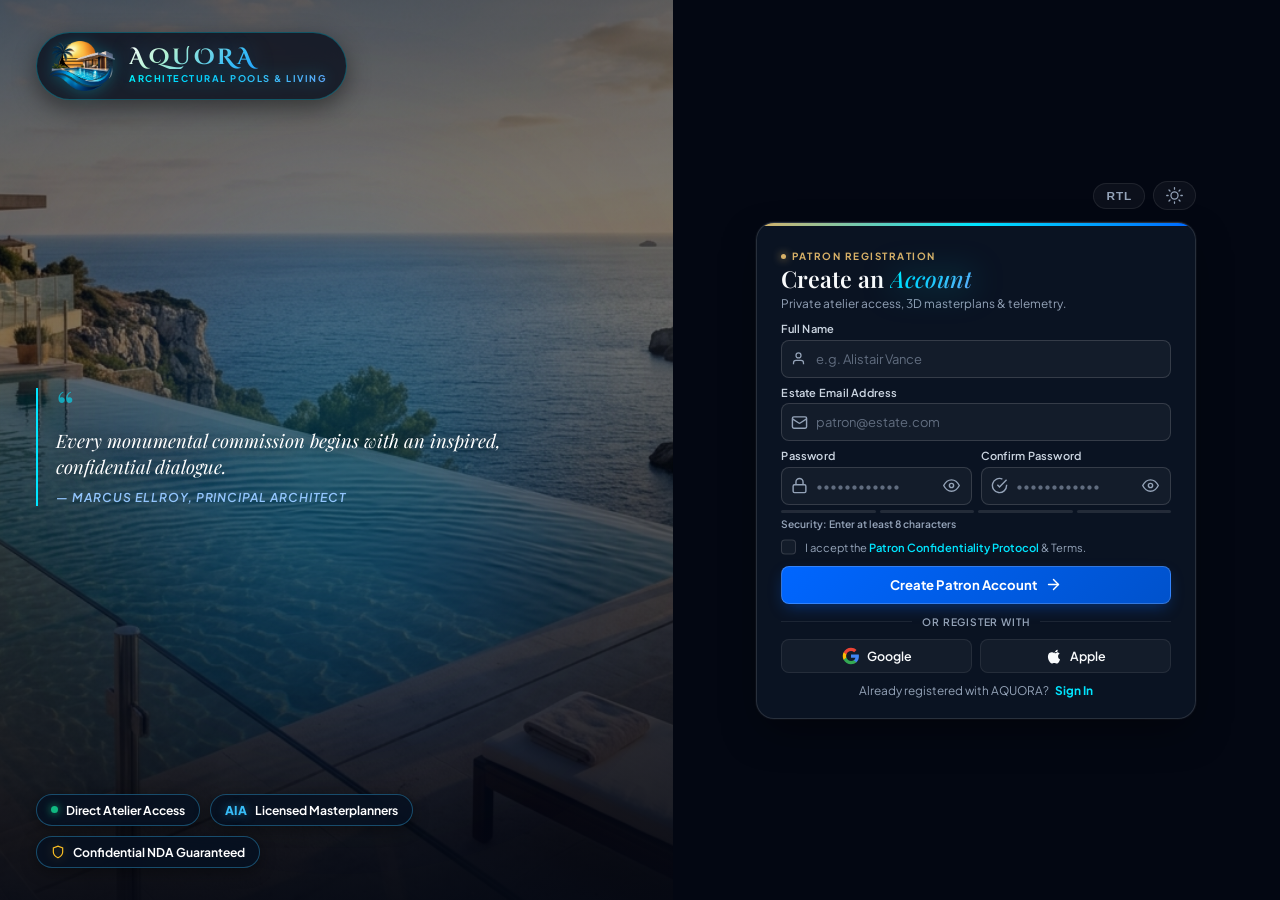
<file: signup.html>
<!DOCTYPE html>
<html lang="en" data-theme="dark" dir="ltr">

<head>
  <meta charset="UTF-8">
  <meta name="viewport" content="width=device-width, initial-scale=1.0">
  <script>
    (function () {
      var t = localStorage.getItem('aquara-theme') || localStorage.getItem('aura-theme') || 'dark';
      document.documentElement.setAttribute('data-theme', t);
      var d = localStorage.getItem('aquara-dir') || localStorage.getItem('aura-rtl') || 'ltr';
      document.documentElement.setAttribute('dir', d);
    })();
</script>
  <title>Create Account &bull; Patron Registration | AQUORA</title>
  <meta name="description"
    content="Register for a private AQUORA patron account to access confidential atelier consultations, 3D masterplan telemetry, and hydraulic engineering archives.">
  <link rel="icon" type="image/png" href="assets/aquora-logo.png">
  <link rel="preconnect" href="https://fonts.googleapis.com">
  <link rel="preconnect" href="https://fonts.gstatic.com" crossorigin>
  <link
    href="https://fonts.googleapis.com/css2?family=Cinzel+Decorative:wght@700;900&family=Cinzel:wght@600;700;800&family=Playfair+Display:ital,wght@0,400;0,500;0,600;0,700;1,400;1,600&family=Plus+Jakarta+Sans:wght@300;400;500;600;700;800&display=swap"
    rel="stylesheet">
  <link rel="stylesheet" href="signup.css">
</head>

<body class="auth-body">
  <div class="auth-wrapper">

    
    <aside class="auth-hero-pane" aria-label="AQUORA Architectural Living">
      <div class="auth-hero-bg" style="background-image: url('assets/hero_infinity.jpg');" aria-hidden="true"></div>
      <div class="auth-hero-scrim" aria-hidden="true"></div>
      <div class="auth-hero-caustic-glow" aria-hidden="true"></div>

      <div class="auth-hero-content">
        
        <a href="index.html" class="auth-brand-badge" aria-label="AQUORA Homepage">
          <div class="auth-logo-icon" aria-hidden="true">
            <img src="assets/aquora-logo.png" alt="AQUORA Logo" class="brand-logo-img">
          </div>
          <div class="auth-brand-text">
            <span class="auth-brand-name">AQUORA</span>
            <span class="auth-brand-tagline">ARCHITECTURAL POOLS &amp; LIVING</span>
          </div>
        </a>

        
        <div class="auth-hero-quote-block">
          <div class="quote-mark" aria-hidden="true">&ldquo;</div>
          <blockquote class="auth-quote">
            Every monumental commission begins with an inspired, confidential dialogue.
          </blockquote>
          <cite class="auth-cite">&mdash; Marcus Ellroy, Principal Architect</cite>
        </div>

        
        <div class="auth-hero-pills">
          <div class="auth-stat-pill">
            <span class="stat-dot"></span>
            <span>Direct Atelier Access</span>
          </div>
          <div class="auth-stat-pill">
            <span class="stat-num">AIA</span>
            <span>Licensed Masterplanners</span>
          </div>
          <div class="auth-stat-pill">
            <svg width="14" height="14" viewBox="0 0 24 24" fill="none" stroke="currentColor" stroke-width="2" aria-hidden="true">
              <path d="M12 22s8-4 8-10V5l-8-3-8 3v7c0 6 8 10 8 10z"></path>
            </svg>
            <span>Confidential NDA Guaranteed</span>
          </div>
        </div>
      </div>
    </aside>

    
    <main class="auth-form-pane" role="main">
      <div class="auth-card-container">

        
        <div class="auth-toolbar">
          <div class="auth-tool-group">
            
            <button id="rtl-toggle-btn" class="auth-tool-btn rtl-toggle" aria-label="Toggle Right-to-Left Layout"
              title="Toggle RTL">
              <span class="rtl-text">RTL</span>
            </button>

            
            <button id="theme-toggle-btn" class="auth-tool-btn theme-toggle" aria-label="Toggle Light and Dark Mode"
              title="Toggle Theme">
              <svg class="theme-icon icon-sun" width="17" height="17" viewBox="0 0 24 24" fill="none"
                stroke="currentColor" stroke-width="1.8" stroke-linecap="round" stroke-linejoin="round" aria-hidden="true">
                <circle cx="12" cy="12" r="5"></circle>
                <line x1="12" y1="1" x2="12" y2="3"></line>
                <line x1="12" y1="21" x2="12" y2="23"></line>
                <line x1="4.22" y1="4.22" x2="5.64" y2="5.64"></line>
                <line x1="18.36" y1="18.36" x2="19.78" y2="19.78"></line>
                <line x1="1" y1="12" x2="3" y2="12"></line>
                <line x1="21" y1="12" x2="23" y2="12"></line>
                <line x1="4.22" y1="19.78" x2="5.64" y2="18.36"></line>
                <line x1="18.36" y1="5.64" x2="19.78" y2="4.22"></line>
              </svg>
              <svg class="theme-icon icon-moon" width="17" height="17" viewBox="0 0 24 24" fill="none"
                stroke="currentColor" stroke-width="1.8" stroke-linecap="round" stroke-linejoin="round" aria-hidden="true">
                <path d="M21 12.79A9 9 0 1 1 11.21 3 7 7 0 0 0 21 12.79z"></path>
              </svg>
            </button>
          </div>
        </div>

        
        <div class="auth-card">
          <div class="auth-card-glow" aria-hidden="true"></div>

          
          <a href="index.html" class="auth-card-brand" aria-label="AQUORA Homepage">
            <div class="auth-card-brand-logo" aria-hidden="true">
              <img src="assets/aquora-logo.png" alt="AQUORA Logo" class="brand-logo-img">
            </div>
            <div class="auth-card-brand-text">
              <span class="auth-card-brand-name">AQUORA</span>
              <span class="auth-card-brand-tagline">ARCHITECTURAL POOLS &amp; LIVING</span>
            </div>
          </a>

          <div class="auth-card-header">
            <span class="auth-eyebrow">
              <span class="pulse-dot"></span>
              PATRON REGISTRATION
            </span>
            <h1 class="auth-title">Create an <em>Account</em></h1>
            <p class="auth-subtitle">Private atelier access, 3D masterplans &amp; telemetry.</p>
          </div>

          
          <form id="signup-form" class="auth-form" novalidate>
            
            <div class="form-group">
              <label for="signup-name" class="form-label">Full Name</label>
              <div class="input-wrap">
                <span class="input-icon" aria-hidden="true">
                  <svg width="15" height="15" viewBox="0 0 24 24" fill="none" stroke="currentColor" stroke-width="2">
                    <path d="M20 21v-2a4 4 0 0 0-4-4H8a4 4 0 0 0-4 4v2"></path>
                    <circle cx="12" cy="7" r="4"></circle>
                  </svg>
                </span>
                <input type="text" id="signup-name" name="name" class="form-input" placeholder="e.g. Alistair Vance"
                  required autocomplete="name">
              </div>
              <span class="input-error" id="err-signup-name">Please enter your full name.</span>
            </div>

            
            <div class="form-group">
              <label for="signup-email" class="form-label">Estate Email Address</label>
              <div class="input-wrap">
                <span class="input-icon" aria-hidden="true">
                  <svg width="17" height="17" viewBox="0 0 24 24" fill="none" stroke="currentColor" stroke-width="2">
                    <rect x="2" y="4" width="20" height="16" rx="2"></rect>
                    <path d="m22 7-8.97 5.7a1.94 1.94 0 0 1-2.06 0L2 7"></path>
                  </svg>
                </span>
                <input type="email" id="signup-email" name="email" class="form-input" placeholder="patron@estate.com"
                  required autocomplete="email" spellcheck="false">
              </div>
              <span class="input-error" id="err-signup-email">Please enter a valid estate email address.</span>
            </div>

            
            <div class="form-row-2">
              <div class="form-group">
                <label for="signup-password" class="form-label">Password</label>
                <div class="input-wrap">
                  <span class="input-icon" aria-hidden="true">
                    <svg width="17" height="17" viewBox="0 0 24 24" fill="none" stroke="currentColor" stroke-width="2">
                      <rect x="3" y="11" width="18" height="11" rx="2" ry="2"></rect>
                      <path d="M7 11V7a5 5 0 0 1 10 0v4"></path>
                    </svg>
                  </span>
                  <input type="password" id="signup-password" name="password" class="form-input" placeholder="••••••••••••"
                    required autocomplete="new-password">
                  <button type="button" class="btn-toggle-pw" id="btn-toggle-signup-pw" aria-label="Toggle password visibility">
                    <svg class="eye-open" width="17" height="17" viewBox="0 0 24 24" fill="none" stroke="currentColor"
                      stroke-width="2" stroke-linecap="round" stroke-linejoin="round" aria-hidden="true">
                      <path d="M1 12s4-8 11-8 11 8 11 8-4 8-11 8-11-8-11-8z"></path>
                      <circle cx="12" cy="12" r="3"></circle>
                    </svg>
                    <svg class="eye-closed" width="17" height="17" viewBox="0 0 24 24" fill="none" stroke="currentColor"
                      stroke-width="2" stroke-linecap="round" stroke-linejoin="round" style="display:none;" aria-hidden="true">
                      <path
                        d="M17.94 17.94A10.07 10.07 0 0 1 12 20c-7 0-11-8-11-8a18.45 18.45 0 0 1 5.06-5.94M9.9 4.24A9.12 9.12 0 0 1 12 4c7 0 11 8 11 8a18.5 18.5 0 0 1-2.16 3.19m-6.72-1.07a3 3 0 1 1-4.24-4.24">
                      </path>
                      <line x1="1" y1="1" x2="23" y2="23"></line>
                    </svg>
                  </button>
                </div>
              </div>

              <div class="form-group">
                <label for="signup-confirm-password" class="form-label">Confirm Password</label>
                <div class="input-wrap">
                  <span class="input-icon" aria-hidden="true">
                    <svg width="17" height="17" viewBox="0 0 24 24" fill="none" stroke="currentColor" stroke-width="2">
                      <path d="M22 11.08V12a10 10 0 1 1-5.93-9.14"></path>
                      <polyline points="22 4 12 14.01 9 11.01"></polyline>
                    </svg>
                  </span>
                  <input type="password" id="signup-confirm-password" name="confirmPassword" class="form-input"
                    placeholder="••••••••••••" required autocomplete="new-password">
                  <button type="button" class="btn-toggle-pw" id="btn-toggle-signup-confirm-pw" aria-label="Toggle confirm password visibility">
                    <svg class="eye-open" width="17" height="17" viewBox="0 0 24 24" fill="none" stroke="currentColor"
                      stroke-width="2" stroke-linecap="round" stroke-linejoin="round" aria-hidden="true">
                      <path d="M1 12s4-8 11-8 11 8 11 8-4 8-11 8-11-8-11-8z"></path>
                      <circle cx="12" cy="12" r="3"></circle>
                    </svg>
                    <svg class="eye-closed" width="17" height="17" viewBox="0 0 24 24" fill="none" stroke="currentColor"
                      stroke-width="2" stroke-linecap="round" stroke-linejoin="round" style="display:none;" aria-hidden="true">
                      <path
                        d="M17.94 17.94A10.07 10.07 0 0 1 12 20c-7 0-11-8-11-8a18.45 18.45 0 0 1 5.06-5.94M9.9 4.24A9.12 9.12 0 0 1 12 4c7 0 11 8 11 8a18.5 18.5 0 0 1-2.16 3.19m-6.72-1.07a3 3 0 1 1-4.24-4.24">
                      </path>
                      <line x1="1" y1="1" x2="23" y2="23"></line>
                    </svg>
                  </button>
                </div>
              </div>
            </div>

            
            <div class="pw-strength-container" id="pw-strength-container">
              <div class="pw-strength-bars">
                <div class="strength-bar" id="str-1"></div>
                <div class="strength-bar" id="str-2"></div>
                <div class="strength-bar" id="str-3"></div>
                <div class="strength-bar" id="str-4"></div>
              </div>
              <span class="strength-text" id="strength-text">Security: Enter at least 8 characters</span>
            </div>
            <span class="input-error" id="err-signup-password">Passwords must match and be at least 8 characters.</span>

            
            <div class="form-row-utility">
              <label class="custom-checkbox">
                <input type="checkbox" id="terms-agree" name="terms" required>
                <span class="checkmark" aria-hidden="true"></span>
                <span class="checkbox-label">I accept the <a href="#" class="terms-link" id="terms-link">Patron Confidentiality Protocol</a> &amp; Terms.</span>
              </label>
            </div>
            <span class="input-error" id="err-signup-terms">You must accept the confidentiality protocol to proceed.</span>

            
            <button type="submit" class="btn-auth-submit" id="btn-signup-submit">
              <span>Create Patron Account</span>
              <svg width="17" height="17" viewBox="0 0 24 24" fill="none" stroke="currentColor" stroke-width="2"
                stroke-linecap="round" stroke-linejoin="round" aria-hidden="true">
                <line x1="5" y1="12" x2="19" y2="12"></line>
                <polyline points="12 5 19 12 12 19"></polyline>
              </svg>
            </button>

            
            <div class="auth-divider">
              <span>or register with</span>
            </div>

            
            <div class="social-auth-grid">
              <button type="button" class="btn-social-auth" id="btn-google-signup" aria-label="Sign up with Google">
                <svg class="social-icon" width="18" height="18" viewBox="0 0 24 24" aria-hidden="true">
                  <path
                    d="M22.56 12.25c0-.78-.07-1.53-.2-2.25H12v4.26h5.92c-.26 1.37-1.04 2.53-2.21 3.31v2.77h3.57c2.08-1.92 3.28-4.74 3.28-8.09z"
                    fill="#4285F4" />
                  <path
                    d="M12 23c2.97 0 5.46-.98 7.28-2.66l-3.57-2.77c-.98.66-2.23 1.06-3.71 1.06-2.86 0-5.29-1.93-6.16-4.53H2.18v2.84C3.99 20.53 7.7 23 12 23z"
                    fill="#34A853" />
                  <path
                    d="M5.84 14.09c-.22-.66-.35-1.36-.35-2.09s.13-1.43.35-2.09V7.06H2.18C1.43 8.55 1 10.22 1 12s.43 3.45 1.18 4.94l2.85-2.22.81-.63z"
                    fill="#FBBC05" />
                  <path
                    d="M12 5.38c1.62 0 3.06.56 4.21 1.64l3.15-3.15C17.45 2.09 14.97 1 12 1 7.7 1 3.99 3.47 2.18 7.06l3.66 2.84c.87-2.6 3.3-4.52 6.16-4.52z"
                    fill="#EA4335" />
                </svg>
                <span>Google</span>
              </button>

              <button type="button" class="btn-social-auth" id="btn-apple-signup" aria-label="Sign up with Apple">
                <svg class="social-icon apple-icon" width="18" height="18" viewBox="0 0 24 24" fill="currentColor" aria-hidden="true">
                  <path
                    d="M18.71 19.5c-.83 1.24-1.71 2.45-3.05 2.47-1.34.03-1.77-.79-3.29-.79-1.53 0-2 .77-3.27.82-1.31.05-2.3-1.32-3.14-2.53C4.25 17 2.94 12.45 4.7 9.39c.87-1.52 2.43-2.48 4.12-2.51 1.28-.02 2.5.87 3.29.87.78 0 2.26-1.07 3.81-.91.65.03 2.47.26 3.64 1.98-.09.06-2.17 1.28-2.15 3.81.03 3.02 2.65 4.03 2.68 4.04-.03.07-.42 1.44-1.38 2.83M15.97 6.85c.66-.8 1.11-1.92.99-3.04-1 .04-2.22.67-2.92 1.49-.62.72-1.16 1.87-1.01 2.98 1.12.09 2.27-.58 2.94-1.43z" />
                </svg>
                <span>Apple</span>
              </button>
            </div>

            
            <div class="auth-switch-box">
              <span>Already registered with AQUORA?</span>
              <a href="login.html" class="auth-switch-link">Sign In</a>
            </div>
          </form>
        </div>

      </div>
    </main>

  </div>

  
  <div id="toast-notification" class="toast-container" aria-live="polite" aria-atomic="true"></div>

  <script src="signup.js"></script>
</body>

</html>
</file>
<file: index.css>
@import url('https://fonts.googleapis.com/css2?family=Cinzel+Decorative:wght@700;900&family=Cinzel:wght@600;700;800&family=Playfair+Display:ital,wght@0,600;0,700;1,600&family=Plus+Jakarta+Sans:wght@300;400;500;600;700;800&display=swap');

*,
*::before,
*::after {
  box-sizing: border-box;
  margin: 0;
  padding: 0;
}

::-webkit-scrollbar {
  width: 8px;
  height: 8px;
}

::-webkit-scrollbar-track {
  background: #050a12;
}

::-webkit-scrollbar-thumb {
  background: linear-gradient(180deg, #0066ff, #00e5ff);
  border-radius: 4px;
}

::-webkit-scrollbar-thumb:hover {
  background: #00d2ff;
}

:root {

  --color-primary: #0a3d62;
  --color-primary-dark: #06273f;
  --color-primary-light: #0e5284;
  --color-primary-rgb: 10, 61, 98;

  --color-secondary: #00b4d8;
  --color-secondary-bright: #22d3ee;
  --color-secondary-glow: rgba(0, 180, 216, 0.4);
  --color-secondary-rgb: 0, 180, 216;

  --color-accent: #d8b168;
  --color-accent-light: #edd39e;
  --color-accent-glow: rgba(216, 177, 104, 0.35);

  --color-white: #ffffff;
  --color-black: #050505;
  --radius-xs: 4px;
  --radius-sm: 8px;
  --radius-md: 14px;
  --radius-lg: 20px;
  --radius-xl: 28px;
  --radius-pill: 9999px;

  --font-serif: 'Playfair Display', Georgia, serif;
  --font-sans: 'Plus Jakarta Sans', -apple-system, BlinkMacSystemFont, "Segoe UI", Roboto, sans-serif;

  --transition-fast: 0.2s cubic-bezier(0.16, 1, 0.3, 1);
  --transition-base: 0.35s cubic-bezier(0.16, 1, 0.3, 1);
  --transition-slow: 0.6s cubic-bezier(0.16, 1, 0.3, 1);

  --max-width: 1360px;
  --header-height: 76px;
}

[data-theme="dark"] {
  --bg-page: #05070a;
  --bg-page-alt: #090e15;
  --bg-card: rgba(13, 20, 31, 0.75);
  --bg-card-hover: rgba(18, 28, 44, 0.9);
  --bg-elevated: #0f1824;
  --bg-input: rgba(15, 24, 38, 0.85);
  --bg-glass: rgba(5, 7, 10, 0.82);

  --text-main: #f8fafc;
  --text-muted: #94a3b8;
  --text-sub: #cbd5e1;
  --text-faint: #64748b;

  --border-subtle: rgba(255, 255, 255, 0.08);
  --border-medium: rgba(255, 255, 255, 0.15);
  --border-highlight: rgba(0, 180, 216, 0.35);

  --shadow-sm: 0 4px 12px rgba(0, 0, 0, 0.4);
  --shadow-md: 0 12px 32px rgba(0, 0, 0, 0.55);
  --shadow-lg: 0 24px 60px rgba(0, 0, 0, 0.75);
  --shadow-aqua: 0 10px 30px rgba(0, 180, 216, 0.25);

  --hero-scrim: linear-gradient(180deg, rgba(5, 7, 10, 0.4) 0%, rgba(5, 7, 10, 0.85) 100%);
  --caustics-opacity: 0.07;
}

[data-theme="light"] {
  --bg-page: #ffffff;
  --bg-page-alt: #edf5fa;
  --bg-section-even: #edf5fa;
  --bg-section-odd: #ffffff;
  --bg-card: #ffffff;
  --bg-card-hover: #ffffff;
  --bg-elevated: #ffffff;
  --bg-input: #ffffff;
  --bg-glass: rgba(255, 255, 255, 0.94);

  --text-main: #05070a;
  --text-muted: #475569;
  --text-sub: #334155;
  --text-faint: #94a3b8;

  --border-subtle: rgba(10, 61, 98, 0.1);
  --border-medium: rgba(10, 61, 98, 0.18);
  --border-highlight: rgba(0, 102, 255, 0.4);
  --border-section-divider: rgba(0, 102, 255, 0.08);

  --shadow-sm: 0 4px 16px rgba(10, 61, 98, 0.06);
  --shadow-md: 0 12px 36px rgba(10, 61, 98, 0.1);
  --shadow-lg: 0 24px 64px rgba(10, 61, 98, 0.14);
  --shadow-aqua: 0 10px 25px rgba(0, 102, 255, 0.18);

  --hero-scrim: linear-gradient(180deg, rgba(255, 255, 255, 0.2) 0%, rgba(255, 255, 255, 0.95) 100%);
  --caustics-opacity: 0.03;
}

html {
  font-size: 16px;
  scroll-behavior: smooth;
  text-rendering: optimizeLegibility;
  -webkit-font-smoothing: antialiased;
  width: 100%;
  max-width: 100%;
  overflow-x: clip;
}

body {
  font-family: var(--font-sans);
  background-color: var(--bg-page);
  color: var(--text-main);
  line-height: 1.6;
  width: 100%;
  max-width: 100%;
  overflow-x: clip;
  transition: background-color var(--transition-base), color var(--transition-base);
  position: relative;
}

.water-caustics-ambient {
  position: fixed;
  inset: 0;
  width: 100%;
  height: 100%;
  pointer-events: none;
  overflow: hidden;
  z-index: 0;
  background-image: radial-gradient(circle at 50% 20%, rgba(0, 180, 216, 0.15) 0%, transparent 60%),
    radial-gradient(circle at 80% 80%, rgba(10, 61, 98, 0.12) 0%, transparent 50%);
  opacity: var(--caustics-opacity);
  animation: causticDrift 20s ease-in-out infinite alternate;
}

@keyframes causticDrift {
  0% {
    transform: scale(1) translateY(0);
    filter: hue-rotate(0deg);
  }

  50% {
    transform: scale(1.04) translateY(-15px);
    filter: hue-rotate(15deg);
  }

  100% {
    transform: scale(1) translateY(0);
    filter: hue-rotate(0deg);
  }
}

a {
  color: inherit;
  text-decoration: none;
  transition: color var(--transition-fast);
}

img {
  max-width: 100%;
  height: auto;
  display: block;
}

button {
  font-family: inherit;
  cursor: pointer;
  border: none;
  background: none;
  outline: none;
}

h1,
h2,
h3,
h4 {
  color: var(--text-main);
  font-weight: 600;
  line-height: 1.15;
  letter-spacing: -0.02em;
}

.section-eyebrow {
  display: inline-flex;
  align-items: center;
  gap: 0.45rem;
  width: fit-content;
  max-width: fit-content;
  align-self: flex-start;
  font-family: var(--font-sans);
  font-size: 0.65rem;
  font-weight: 700;
  letter-spacing: 0.16em;
  text-transform: uppercase;
  color: var(--color-secondary);
  background: rgba(0, 229, 255, 0.08);
  border: 1px solid rgba(0, 229, 255, 0.22);
  padding: 0.25rem 0.75rem;
  border-radius: 100px;
  margin-bottom: 0.85rem;
}

[data-theme="light"] .section-eyebrow {
  color: #0066ff;
  background: rgba(0, 102, 255, 0.06);
  border-color: rgba(0, 102, 255, 0.2);
}

.eyebrow-beacon {
  width: 6px;
  height: 6px;
  border-radius: 50%;
  background: var(--color-secondary);
  box-shadow: 0 0 8px var(--color-secondary);
  animation: eyeBeaconPulse 2s infinite ease-in-out;
  display: inline-block;
  flex-shrink: 0;
}

[data-theme="light"] .eyebrow-beacon {
  background: #0066ff;
  box-shadow: 0 0 8px rgba(0, 102, 255, 0.5);
}

@keyframes eyeBeaconPulse {

  0%,
  100% {
    opacity: 1;
    transform: scale(1);
  }

  50% {
    opacity: 0.35;
    transform: scale(0.75);
  }
}

.section-title {
  font-family: var(--font-serif);
  font-size: clamp(2.1rem, 3.8vw, 3.4rem);
  font-weight: 500;
  letter-spacing: -0.015em;
  margin-bottom: 1.1rem;
}

.section-subtitle {
  font-size: clamp(1rem, 1.2vw, 1.15rem);
  color: var(--text-muted);
  max-width: 680px;
  margin: 0 auto;
  font-weight: 400;
}

.highlight-aqua,
.highlight-primary,
.highlight-word,
.section-title em,
.hero-title em {
  background: linear-gradient(135deg, #00f5ff 0%, #00d2ff 35%, #38bdf8 70%, #60a5fa 100%) !important;
  -webkit-background-clip: text !important;
  background-clip: text !important;
  -webkit-text-fill-color: transparent !important;
  color: #00e5ff !important;
  position: relative;
  font-style: italic;
  font-weight: inherit;
  display: inline-block;
  filter: drop-shadow(0 0 16px rgba(0, 229, 255, 0.5));
}

.highlight-aqua::after,
.highlight-primary::after,
.highlight-word::after,
.section-title em::after,
.hero-title em::after {
  display: none !important;
}

[data-theme="light"] .highlight-aqua,
[data-theme="light"] .highlight-primary,
[data-theme="light"] .highlight-word,
[data-theme="light"] .section-title em,
[data-theme="light"] .hero-title em {
  background: linear-gradient(135deg, #004ecc 0%, #0284c7 50%, #0099e6 100%) !important;
  -webkit-background-clip: text !important;
  background-clip: text !important;
  -webkit-text-fill-color: transparent !important;
  color: #004ecc !important;
  text-shadow: none !important;
  filter: drop-shadow(0 2px 8px rgba(0, 78, 204, 0.22));
  font-weight: 600;
}

[data-theme="light"] .highlight-aqua::after,
[data-theme="light"] .highlight-primary::after,
[data-theme="light"] .highlight-word::after,
[data-theme="light"] .section-title em::after,
[data-theme="light"] .hero-title em::after {
  display: none !important;
}

.btn {
  display: inline-flex;
  align-items: center;
  justify-content: center;
  gap: 0.45rem;
  padding: 0.48rem 1.15rem;
  font-size: 0.82rem;
  font-weight: 600;
  line-height: 1.2;
  letter-spacing: 0.02em;
  border-radius: var(--radius-pill);
  transition: transform 0.22s cubic-bezier(0.16, 1, 0.3, 1),
    background-color 0.22s cubic-bezier(0.16, 1, 0.3, 1),
    border-color 0.22s cubic-bezier(0.16, 1, 0.3, 1),
    box-shadow 0.22s cubic-bezier(0.16, 1, 0.3, 1),
    color 0.22s cubic-bezier(0.16, 1, 0.3, 1);
  position: relative;
  overflow: hidden;
  white-space: nowrap;
  cursor: pointer;
  border: 1px solid transparent;
}

.btn:active {
  transform: translateY(0) scale(0.98);
  box-shadow: 0 2px 8px rgba(0, 102, 255, 0.35);
}

.btn svg {
  width: 14px;
  height: 14px;
  flex-shrink: 0;
}

.btn-primary,
.btn-login,
#header-login-btn,
#promo-login-btn,
#drawer-login-btn {
  background: #0066ff !important;
  color: #ffffff !important;
  border: 1px solid #0066ff !important;
  box-shadow: 0 3px 12px rgba(0, 102, 255, 0.28) !important;
}

.btn-primary:hover,
.btn-login:hover,
#header-login-btn:hover,
#promo-login-btn:hover,
#drawer-login-btn:hover {
  background: #0052cc !important;
  border-color: #0052cc !important;
  color: #ffffff !important;
  box-shadow: 0 6px 20px rgba(0, 102, 255, 0.48) !important;
  transform: translateY(-2px) !important;
}

.btn-primary svg,
.btn-login svg,
#header-login-btn svg,
#promo-login-btn svg,
#drawer-login-btn svg {
  stroke: #ffffff !important;
}

.btn-secondary,
.btn-outline,
#drawer-quote-btn,
#hero-quote-btn,
#demo-dashboard-btn {
  background: #ffffff !important;
  color: #081225 !important;
  border: 1.5px solid rgba(0, 229, 255, 0.6) !important;
  box-shadow: 0 3px 12px rgba(0, 0, 0, 0.18), 0 0 10px rgba(0, 229, 255, 0.2) !important;
}

.btn-secondary:hover,
.btn-outline:hover,
#drawer-quote-btn:hover,
#hero-quote-btn:hover,
#demo-dashboard-btn:hover {
  background: #0066ff !important;
  border-color: #00e5ff !important;
  color: #ffffff !important;
  box-shadow: 0 6px 22px rgba(0, 102, 255, 0.48), 0 0 14px rgba(0, 229, 255, 0.3) !important;
  transform: translateY(-2px) !important;
}

.btn-secondary svg,
.btn-outline svg,
#drawer-quote-btn svg,
#hero-quote-btn svg,
#demo-dashboard-btn svg {
  stroke: #081225 !important;
  transition: stroke 0.22s cubic-bezier(0.16, 1, 0.3, 1);
}

.btn-secondary:hover svg,
.btn-outline:hover svg,
#drawer-quote-btn:hover svg,
#hero-quote-btn:hover svg,
#demo-dashboard-btn:hover svg {
  stroke: #ffffff !important;
}

[data-theme="light"] .btn-secondary,
[data-theme="light"] .btn-outline,
[data-theme="light"] #drawer-quote-btn,
[data-theme="light"] #hero-quote-btn,
[data-theme="light"] #demo-dashboard-btn {
  background: #ffffff !important;
  color: #081225 !important;
  border: 1.5px solid rgba(0, 102, 255, 0.38) !important;
  box-shadow: 0 3px 12px rgba(10, 61, 98, 0.12) !important;
}

[data-theme="light"] .btn-secondary:hover,
[data-theme="light"] .btn-outline:hover,
[data-theme="light"] #drawer-quote-btn:hover,
[data-theme="light"] #hero-quote-btn:hover,
[data-theme="light"] #demo-dashboard-btn:hover {
  background: #0066ff !important;
  border-color: #0066ff !important;
  color: #ffffff !important;
  box-shadow: 0 6px 20px rgba(0, 102, 255, 0.35) !important;
}

.btn-large {
  padding: 0.54rem 1.3rem;
  font-size: 0.84rem;
}

.btn-sm {
  padding: 0.36rem 0.82rem;
  font-size: 0.75rem;
}

.btn-block {
  width: 100%;
  display: flex;
  justify-content: center;
}

.btn-glow::before {
  display: none !important;
}

.btn:hover .icon-arrow {
  transform: none !important;
}

.site-header {
  position: fixed;
  top: 0;
  left: 0;
  width: 100%;
  height: var(--header-height);
  z-index: 1000;
  transition: all var(--transition-base);
  background: rgba(5, 7, 10, 0.92);
  backdrop-filter: blur(24px);
  -webkit-backdrop-filter: blur(24px);
  border-bottom: 1px solid rgba(255, 255, 255, 0.12);
  box-shadow: 0 4px 24px rgba(0, 0, 0, 0.45);
}

[data-theme="light"] .site-header {
  background: rgba(255, 255, 255, 0.94);
  border-bottom: 1px solid rgba(10, 61, 98, 0.14);
  box-shadow: 0 4px 20px rgba(10, 61, 98, 0.08);
}

.site-header.scrolled {
  background: var(--bg-glass);
  backdrop-filter: blur(24px);
  -webkit-backdrop-filter: blur(24px);
  border-bottom: 1px solid var(--border-medium);
  box-shadow: var(--shadow-md);
  height: 74px;
}

.header-container {
  max-width: var(--max-width);
  height: 100%;
  margin: 0 auto;
  padding: 0 2rem;
  display: flex;
  align-items: center;
  justify-content: space-between;
}

.brand-logo {
  display: flex;
  align-items: center;
  gap: 0.85rem;
  z-index: 10;
}

.logo-mark {
  width: auto;
  height: auto;
  border: none !important;
  background: transparent !important;
  box-shadow: none !important;
  border-radius: 0 !important;
  padding: 0 !important;
  overflow: visible;
  display: flex;
  align-items: center;
  justify-content: center;
  flex-shrink: 0;
  transition: transform var(--transition-fast), filter var(--transition-fast);
}

[data-theme="light"] .logo-mark {
  background: transparent !important;
  border: none !important;
  box-shadow: none !important;
}

.brand-logo-img {
  height: 48px;
  width: auto;
  max-height: 48px;
  object-fit: contain;
  display: block;
  border: none !important;
  background: transparent !important;
  box-shadow: none !important;
  border-radius: 0 !important;
  filter: drop-shadow(0 2px 8px rgba(0, 229, 255, 0.28));
  transition: transform var(--transition-fast), filter var(--transition-fast);
}

[data-theme="light"] .brand-logo-img {
  filter: drop-shadow(0 2px 8px rgba(0, 102, 255, 0.2));
}

.brand-logo:hover .brand-logo-img,
.footer-brand-logo:hover .brand-logo-img {
  transform: scale(1.06) translateY(-1px);
  filter: drop-shadow(0 0 16px rgba(0, 229, 255, 0.65));
}

[data-theme="light"] .brand-logo:hover .brand-logo-img,
[data-theme="light"] .footer-brand-logo:hover .brand-logo-img {
  filter: drop-shadow(0 0 14px rgba(0, 102, 255, 0.45));
}

.brand-text-group {
  display: flex;
  flex-direction: column;
}

.brand-name {
  font-family: 'Cinzel Decorative', 'Cinzel', 'Playfair Display', serif !important;
  font-size: 1.35rem;
  font-weight: 700;
  letter-spacing: 0.16em;
  line-height: 1.1;
  background: linear-gradient(135deg, #ffffff 0%, #bbf7d0 20%, #38bdf8 55%, #0066ff 100%);
  -webkit-background-clip: text;
  background-clip: text;
  -webkit-text-fill-color: transparent;
  text-shadow: 0 0 22px rgba(56, 189, 248, 0.35);
  display: inline-block;
  transition: all var(--transition-fast);
}

[data-theme="light"] .brand-name {
  background: linear-gradient(135deg, #071829 0%, #034b8c 50%, #0066ff 100%);
  -webkit-background-clip: text;
  background-clip: text;
  -webkit-text-fill-color: transparent;
  text-shadow: 0 2px 8px rgba(0, 102, 255, 0.15);
}

.brand-logo:hover .brand-name,
.footer-brand-logo:hover .brand-name {
  filter: drop-shadow(0 0 14px rgba(0, 229, 255, 0.6));
  transform: scale(1.02);
}

.brand-tagline {
  font-size: 0.58rem;
  font-weight: 700;
  letter-spacing: 0.16em;
  background: linear-gradient(135deg, #00f5ff 0%, #00d2ff 35%, #38bdf8 70%, #60a5fa 100%) !important;
  -webkit-background-clip: text !important;
  background-clip: text !important;
  -webkit-text-fill-color: transparent !important;
  color: #00e5ff !important;
  margin-top: 3px;
  text-transform: uppercase;
  filter: drop-shadow(0 0 8px rgba(0, 229, 255, 0.45));
  display: inline-block;
}

[data-theme="light"] .brand-tagline {
  background: linear-gradient(135deg, #004ecc 0%, #0284c7 50%, #0099e6 100%) !important;
  -webkit-background-clip: text !important;
  background-clip: text !important;
  -webkit-text-fill-color: transparent !important;
  color: #004ecc !important;
  filter: drop-shadow(0 1px 4px rgba(0, 78, 204, 0.2));
}

.desktop-nav {
  display: flex;
  align-items: center;
}

.nav-menu {
  list-style: none;
  display: flex;
  align-items: center;
  gap: 1.8rem;
  margin: 0;
  padding: 0;
}

.nav-item {
  position: relative;
  display: inline-flex;
  align-items: center;
  height: 100%;
}

.nav-link,
.dropdown-toggle {
  font-family: var(--font-sans);
  font-size: 0.9rem;
  font-weight: 500;
  color: var(--text-sub);
  padding: 0.5rem 0;
  line-height: 1.4;
  position: relative;
  display: inline-flex;
  align-items: center;
  justify-content: center;
  gap: 0.35rem;
  vertical-align: middle;
  background: transparent !important;
  border: none !important;
  border-radius: 0 !important;
  box-shadow: none !important;
  text-decoration: none;
  cursor: pointer;
  transition: color var(--transition-fast);
  -webkit-appearance: none;
  appearance: none;
  margin: 0;
  box-sizing: border-box;
  white-space: nowrap;
}

.nav-link::after,
.dropdown-toggle::after {
  content: '';
  position: absolute;
  bottom: -2px;
  left: 0;
  right: 0;
  width: 100%;
  height: 2.5px;
  background: var(--color-secondary, #00e5ff);
  border-radius: 2px;
  transform: scaleX(0);
  transform-origin: center;
  transition: transform var(--transition-fast);
  pointer-events: none;
}

/* Dark mode hover states */
.nav-link:hover,
.dropdown-toggle:hover,
.has-dropdown:hover .dropdown-toggle,
.has-dropdown.open .dropdown-toggle {
  color: #ffffff;
  background: transparent !important;
}

.nav-link:hover::after,
.dropdown-toggle:hover::after,
.has-dropdown:hover .dropdown-toggle::after,
.has-dropdown.open .dropdown-toggle::after {
  transform: scaleX(1);
}

/* Dark mode active states */
.nav-link.active,
.dropdown-toggle.active,
.service-nav-active,
.about-nav-active,
.pricing-nav-active,
.journal-nav-active,
.contact-nav-active,
.dashboard-nav-active {
  color: #00e5ff !important;
  font-weight: 600 !important;
  background: transparent !important;
  background-color: transparent !important;
  border: none !important;
  border-radius: 0 !important;
  box-shadow: none !important;
  text-shadow: 0 0 12px rgba(0, 229, 255, 0.45) !important;
}

.nav-link.active::after,
.dropdown-toggle.active::after,
.service-nav-active::after,
.about-nav-active::after,
.pricing-nav-active::after,
.journal-nav-active::after,
.contact-nav-active::after,
.dashboard-nav-active::after {
  content: '' !important;
  display: block !important;
  position: absolute !important;
  bottom: -2px !important;
  left: 0 !important;
  right: 0 !important;
  width: 100% !important;
  height: 2.5px !important;
  transform: scaleX(1) !important;
  background: #00e5ff !important;
  box-shadow: 0 0 10px rgba(0, 229, 255, 0.8), 0 1px 3px rgba(0, 0, 0, 0.4) !important;
  border-radius: 2px !important;
}

/* Light mode normal states */
[data-theme="light"] .nav-link,
[data-theme="light"] .dropdown-toggle {
  color: #475569;
}

/* Light mode hover states (Fixes white-on-white invisible text) */
[data-theme="light"] .nav-link:hover,
[data-theme="light"] .dropdown-toggle:hover,
[data-theme="light"] .has-dropdown:hover .dropdown-toggle,
[data-theme="light"] .has-dropdown.open .dropdown-toggle {
  color: #0066ff !important;
  background: transparent !important;
}

[data-theme="light"] .nav-link::after,
[data-theme="light"] .dropdown-toggle::after {
  background: #0066ff;
}

[data-theme="light"] .nav-link:hover::after,
[data-theme="light"] .dropdown-toggle:hover::after,
[data-theme="light"] .has-dropdown:hover .dropdown-toggle::after,
[data-theme="light"] .has-dropdown.open .dropdown-toggle::after {
  transform: scaleX(1) !important;
  background: #0066ff !important;
  box-shadow: 0 1px 4px rgba(0, 102, 255, 0.4) !important;
}

/* Light mode active states */
[data-theme="light"] .nav-link.active,
[data-theme="light"] .dropdown-toggle.active,
[data-theme="light"] .service-nav-active,
[data-theme="light"] .about-nav-active,
[data-theme="light"] .pricing-nav-active,
[data-theme="light"] .journal-nav-active,
[data-theme="light"] .contact-nav-active,
[data-theme="light"] .dashboard-nav-active {
  color: #0066ff !important;
  font-weight: 600 !important;
  background: transparent !important;
  background-color: transparent !important;
  border: none !important;
  border-radius: 0 !important;
  box-shadow: none !important;
  text-shadow: none !important;
}

[data-theme="light"] .nav-link.active::after,
[data-theme="light"] .dropdown-toggle.active::after,
[data-theme="light"] .service-nav-active::after,
[data-theme="light"] .about-nav-active::after,
[data-theme="light"] .pricing-nav-active::after,
[data-theme="light"] .journal-nav-active::after,
[data-theme="light"] .contact-nav-active::after,
[data-theme="light"] .dashboard-nav-active::after {
  content: '' !important;
  display: block !important;
  position: absolute !important;
  bottom: -2px !important;
  left: 0 !important;
  right: 0 !important;
  width: 100% !important;
  height: 2.5px !important;
  transform: scaleX(1) !important;
  background: #0066ff !important;
  box-shadow: 0 1px 6px rgba(0, 102, 255, 0.5) !important;
  border-radius: 2px !important;
}

.has-dropdown {
  position: relative;
  display: inline-flex;
  align-items: center;
  height: 100%;
}

.dropdown-chevron {
  display: inline-block;
  vertical-align: middle;
  flex-shrink: 0;
  margin-top: 1px;
  transition: transform var(--transition-fast), stroke var(--transition-fast);
}

.nav-link.active .dropdown-chevron,
.dropdown-toggle.active .dropdown-chevron {
  stroke: #00e5ff;
}

[data-theme="light"] .dropdown-chevron {
  stroke: #475569;
}

[data-theme="light"] .nav-link.active .dropdown-chevron,
[data-theme="light"] .dropdown-toggle.active .dropdown-chevron {
  stroke: #0066ff !important;
}

.has-dropdown:hover .dropdown-chevron,
.has-dropdown.open .dropdown-chevron {
  transform: rotate(180deg);
  stroke: var(--color-secondary, #00e5ff);
}

[data-theme="light"] .has-dropdown:hover .dropdown-chevron,
[data-theme="light"] .has-dropdown.open .dropdown-chevron {
  transform: rotate(180deg);
  stroke: #0066ff !important;
}

.dropdown-menu {
  position: absolute;
  top: calc(100% + 10px);
  left: 50%;
  transform: translateX(-50%) translateY(8px);
  min-width: 160px;
  background: var(--bg-card);
  backdrop-filter: blur(24px);
  -webkit-backdrop-filter: blur(24px);
  border: 1px solid var(--border-medium);
  border-radius: var(--radius-sm);
  padding: 0.35rem;
  box-shadow: 0 16px 36px rgba(0, 0, 0, 0.45), 0 0 20px rgba(0, 229, 255, 0.08);
  opacity: 0;
  visibility: hidden;
  pointer-events: none;
  transition: opacity var(--transition-fast), transform var(--transition-fast), visibility var(--transition-fast);
  z-index: 1100;
  display: flex;
  flex-direction: column;
}

.dropdown-menu::before {
  content: '';
  position: absolute;
  top: -5px;
  left: 50%;
  transform: translateX(-50%) rotate(45deg);
  width: 9px;
  height: 9px;
  background: var(--bg-card);
  border-left: 1px solid var(--border-medium);
  border-top: 1px solid var(--border-medium);
  border-top-left-radius: 2px;
  z-index: 2;
}

.dropdown-menu::after {
  content: '';
  position: absolute;
  top: -12px;
  left: 0;
  right: 0;
  height: 12px;
  background: transparent;
  z-index: 1;
}

.has-dropdown:hover .dropdown-menu,
.has-dropdown.open .dropdown-menu {
  opacity: 1;
  visibility: visible;
  pointer-events: auto;
  transform: translateX(-50%) translateY(0);
}

.dropdown-link,
.dropdown-item {
  display: flex;
  align-items: center;
  justify-content: space-between;
  padding: 0.55rem 0.85rem;
  border-radius: var(--radius-xs);
  color: var(--text-main);
  font-size: 0.88rem;
  font-weight: 500;
  text-decoration: none;
  white-space: nowrap;
  transition: background-color var(--transition-fast), color var(--transition-fast), transform var(--transition-fast);
  cursor: pointer;
}

.dropdown-link:hover,
.dropdown-link:focus,
.dropdown-item:hover,
.dropdown-item:focus {
  background: rgba(0, 180, 216, 0.12);
  color: var(--color-secondary);
  transform: translateX(2px);
}

.dropdown-link.active,
.dropdown-item.active {
  background: rgba(0, 180, 216, 0.16);
  color: var(--color-secondary);
  font-weight: 600;
}

.dropdown-link.active::after,
.dropdown-item.active::after {
  content: '';
  width: 5px;
  height: 5px;
  border-radius: 50%;
  background: var(--color-secondary);
  box-shadow: 0 0 6px var(--color-secondary);
  margin-left: 0.5rem;
}

.dropdown-divider {
  height: 1px;
  background: var(--border-subtle);
  margin: 3px 0.35rem;
  border: none;
}

[data-theme="light"] .dropdown-menu {
  background: rgba(255, 255, 255, 0.98);
  border-color: rgba(0, 180, 216, 0.22);
  box-shadow: 0 14px 34px rgba(0, 50, 100, 0.12), 0 2px 6px rgba(0, 0, 0, 0.04);
}

[data-theme="light"] .dropdown-menu::before {
  background: rgba(255, 255, 255, 0.98);
  border-left-color: rgba(0, 180, 216, 0.22);
  border-top-color: rgba(0, 180, 216, 0.22);
}

[data-theme="light"] .dropdown-divider {
  background: rgba(0, 0, 0, 0.07);
}

[data-theme="light"] .dropdown-link,
[data-theme="light"] .dropdown-item {
  color: #1e293b !important;
}

[data-theme="light"] .dropdown-link:hover,
[data-theme="light"] .dropdown-link:focus,
[data-theme="light"] .dropdown-item:hover,
[data-theme="light"] .dropdown-item:focus {
  background: rgba(0, 102, 255, 0.08) !important;
  color: #0066ff !important;
}

[data-theme="light"] .dropdown-link.active,
[data-theme="light"] .dropdown-item.active {
  background: rgba(0, 102, 255, 0.12) !important;
  color: #0066ff !important;
}

[data-theme="light"] .dropdown-link.active::after,
[data-theme="light"] .dropdown-item.active::after {
  background: #0066ff !important;
  box-shadow: 0 0 6px rgba(0, 102, 255, 0.6) !important;
}

.dropdown-link-badge,
.dropdown-link-desc,
.dropdown-sub {
  display: none !important;
}

.dropdown-link-title,
.dropdown-title {
  font-size: inherit;
  font-weight: inherit;
  line-height: inherit;
}

.header-controls {
  display: flex;
  align-items: center;
  gap: 0.85rem;
}

.control-btn {
  width: 36px;
  height: 36px;
  border-radius: var(--radius-pill);
  display: flex;
  align-items: center;
  justify-content: center;
  background: var(--bg-card);
  border: 1.5px solid #0066ff !important;
  color: var(--text-main);
  transition: all var(--transition-fast);
}

.control-btn:hover {
  border-color: #0052cc !important;
  color: #0066ff;
  box-shadow: 0 0 12px rgba(0, 102, 255, 0.35);
  transform: scale(1.05);
}

.theme-toggle,
.rtl-toggle,
#theme-toggle-btn,
#rtl-toggle-btn {
  border: 1.5px solid #0066ff !important;
}

.theme-toggle:hover,
.rtl-toggle:hover,
#theme-toggle-btn:hover,
#rtl-toggle-btn:hover {
  border-color: #0052cc !important;
  box-shadow: 0 0 12px rgba(0, 102, 255, 0.35) !important;
  transform: scale(1.05);
}

.theme-toggle .theme-icon {
  transition: transform 0.4s ease, opacity 0.3s ease;
}

[data-theme="dark"] .icon-moon {
  display: block;
}

[data-theme="dark"] .icon-sun {
  display: none;
}

[data-theme="light"] .icon-moon {
  display: none;
}

[data-theme="light"] .icon-sun {
  display: block;
}

.rtl-toggle {
  font-size: 0.72rem;
  font-weight: 700;
  letter-spacing: 0.05em;
  width: auto;
  padding: 0 0.75rem;
}

.btn-login {
  background: #0066ff !important;
  border: 1px solid #0066ff !important;
  color: #ffffff !important;
  padding: 0.48rem 1.15rem;
  font-size: 0.82rem;
  font-weight: 600;
  box-shadow: 0 3px 12px rgba(0, 102, 255, 0.28);
}

.btn-login:hover {
  background: #0052cc !important;
  border-color: #0052cc !important;
  color: #ffffff !important;
  box-shadow: 0 6px 20px rgba(0, 102, 255, 0.48);
  transform: translateY(-2px);
}

.mobile-hamburger {
  display: none;
  flex-direction: column;
  justify-content: center;
  gap: 5px;
  width: 42px;
  height: 42px;
  padding: 9px;
  background: var(--bg-card);
  border: 1px solid var(--border-subtle);
  border-radius: var(--radius-sm);
  color: var(--text-main);
  cursor: pointer;
  z-index: 1100;
}

.hamburger-line {
  width: 100%;
  height: 2px;
  background-color: currentColor;
  border-radius: 2px;
  transition: transform var(--transition-base), opacity var(--transition-fast);
}

.mobile-hamburger.open .line-1 {
  transform: translateY(7px) rotate(45deg);
}

.mobile-hamburger.open .line-2 {
  opacity: 0;
}

.mobile-hamburger.open .line-3 {
  transform: translateY(-7px) rotate(-45deg);
}

.mobile-hamburger:hover,
.mobile-hamburger.open,
.mobile-hamburger[aria-expanded="true"] {
  border-color: rgba(0, 229, 255, 0.5) !important;
  color: #00e5ff !important;
  box-shadow: 0 0 14px rgba(0, 229, 255, 0.3) !important;
}

[data-theme="light"] .mobile-hamburger:hover,
[data-theme="light"] .mobile-hamburger.open,
[data-theme="light"] .mobile-hamburger[aria-expanded="true"] {
  border-color: rgba(0, 102, 255, 0.5) !important;
  color: #0066ff !important;
  box-shadow: 0 0 12px rgba(0, 102, 255, 0.25) !important;
}

.mobile-drawer-overlay {
  position: fixed;
  inset: 0;
  background: rgba(0, 0, 0, 0.75);
  backdrop-filter: blur(8px);
  -webkit-backdrop-filter: blur(8px);
  z-index: 1050;
  opacity: 0;
  visibility: hidden;
  pointer-events: none;
  transition: opacity var(--transition-base), visibility var(--transition-base);
}

.mobile-drawer-overlay.open {
  opacity: 1;
  visibility: visible;
  pointer-events: auto;
}

.mobile-nav-drawer {
  position: fixed;
  top: 0;
  right: 0;
  width: min(88vw, 400px);
  height: 100%;
  background: rgba(6, 11, 20, 0.96);
  backdrop-filter: blur(24px);
  -webkit-backdrop-filter: blur(24px);
  border-left: 1px solid rgba(0, 229, 255, 0.22);
  z-index: 1100;
  transform: translateX(100%);
  visibility: hidden;
  pointer-events: none;
  transition: transform 0.4s cubic-bezier(0.16, 1, 0.3, 1), visibility 0.4s;
  display: flex;
  flex-direction: column;
  overflow-y: auto;
  box-shadow: -10px 0 40px rgba(0, 0, 0, 0.7);
}

[data-theme="light"] .mobile-nav-drawer {
  background: rgba(255, 255, 255, 0.98);
  border-left: 1px solid rgba(0, 102, 255, 0.18);
  box-shadow: -10px 0 35px rgba(0, 40, 100, 0.12);
}

.mobile-nav-drawer.open {
  transform: translateX(0);
  visibility: visible;
  pointer-events: auto;
}

.drawer-header {
  display: flex;
  align-items: center;
  justify-content: space-between;
  padding: 1.25rem 1.5rem;
  border-bottom: 1px solid var(--border-subtle);
}

.drawer-brand {
  display: flex;
  align-items: center;
  gap: 0.85rem;
}

.drawer-brand .brand-name {
  font-size: 1.25rem;
}

.drawer-close-btn {
  width: 36px;
  height: 36px;
  border-radius: 50%;
  background: rgba(255, 255, 255, 0.05);
  border: 1px solid var(--border-subtle);
  display: flex;
  align-items: center;
  justify-content: center;
  color: var(--text-muted);
  transition: all var(--transition-fast);
  cursor: pointer;
}

.drawer-close-btn:hover {
  color: var(--color-secondary-bright);
  border-color: rgba(0, 229, 255, 0.4);
  background: rgba(0, 229, 255, 0.1);
  transform: rotate(90deg);
}

.drawer-content {
  padding: 1.35rem 1.5rem 2rem;
  display: flex;
  flex-direction: column;
  gap: 1.4rem;
  flex: 1;
}

.drawer-section-label {
  display: block;
  font-size: 0.68rem;
  font-weight: 700;
  letter-spacing: 0.12em;
  color: var(--color-secondary);
  margin-bottom: 0.55rem;
}

.drawer-home-switcher {
  background: rgba(255, 255, 255, 0.03);
  border: 1px solid var(--border-subtle);
  border-radius: var(--radius-md);
  padding: 0.75rem;
}

.drawer-home-buttons {
  display: grid;
  grid-template-columns: 1fr 1fr;
  gap: 0.65rem;
}

.drawer-home-btn {
  display: flex;
  flex-direction: column;
  padding: 0.75rem 0.95rem;
  background: var(--bg-card);
  border: 1px solid var(--border-subtle);
  border-radius: var(--radius-md);
  color: var(--text-main);
  text-decoration: none;
  transition: all var(--transition-fast);
  position: relative;
  overflow: hidden;
}

.drawer-home-btn:hover {
  background: rgba(0, 229, 255, 0.08);
  border-color: rgba(0, 229, 255, 0.3);
  transform: translateY(-2px);
}

.drawer-home-btn.active {
  background: linear-gradient(135deg, rgba(0, 229, 255, 0.2) 0%, rgba(0, 102, 255, 0.12) 100%) !important;
  border: 1.5px solid #00e5ff !important;
  box-shadow: 0 4px 20px rgba(0, 229, 255, 0.25), inset 0 0 14px rgba(0, 229, 255, 0.1) !important;
}

.drawer-home-btn.active span {
  color: #00e5ff !important;
  font-weight: 700;
  text-shadow: 0 0 10px rgba(0, 229, 255, 0.5);
}

.drawer-home-btn.active small {
  color: #cffafe !important;
  font-weight: 500;
}

.drawer-home-btn.active::after {
  content: 'CURRENT';
  display: inline-block;
  font-size: 0.58rem;
  font-weight: 800;
  letter-spacing: 0.06em;
  color: #020b14;
  background: linear-gradient(135deg, #00e5ff, #38bdf8);
  padding: 0.12rem 0.45rem;
  border-radius: 4px;
  align-self: flex-start;
  margin-top: 0.4rem;
  box-shadow: 0 0 8px rgba(0, 229, 255, 0.6);
}

[data-theme="light"] .drawer-home-btn {
  background: rgba(0, 0, 0, 0.02);
  border-color: rgba(0, 0, 0, 0.08);
}

[data-theme="light"] .drawer-home-btn:hover {
  background: rgba(0, 102, 255, 0.06);
  border-color: rgba(0, 102, 255, 0.25);
}

[data-theme="light"] .drawer-home-btn.active {
  background: linear-gradient(135deg, rgba(0, 102, 255, 0.14) 0%, rgba(0, 160, 255, 0.06) 100%) !important;
  border-color: #0066ff !important;
  box-shadow: 0 4px 18px rgba(0, 102, 255, 0.18), inset 0 0 10px rgba(0, 102, 255, 0.05) !important;
}

[data-theme="light"] .drawer-home-btn.active span {
  color: #0052cc !important;
  text-shadow: none;
}

[data-theme="light"] .drawer-home-btn.active small {
  color: #334155 !important;
}

[data-theme="light"] .drawer-home-btn.active::after {
  background: #0066ff;
  color: #ffffff;
  box-shadow: 0 0 8px rgba(0, 102, 255, 0.4);
}

.drawer-home-btn span {
  font-weight: 700;
  font-size: 0.88rem;
}

.drawer-home-btn small {
  font-size: 0.68rem;
  color: var(--text-muted);
}

.drawer-menu {
  list-style: none;
  display: flex;
  flex-direction: column;
  gap: 0.5rem;
  padding: 0;
  margin: 0;
}

/* Base Drawer Navigation Links */
.drawer-link {
  display: flex;
  align-items: center;
  padding: 0.8rem 1rem;
  border-radius: var(--radius-md);
  color: var(--text-main);
  font-weight: 600;
  font-size: 0.95rem;
  text-decoration: none;
  border: 1px solid transparent;
  position: relative;
  transition: all var(--transition-fast);
}

.drawer-link:hover {
  background: rgba(0, 229, 255, 0.08);
  border-color: rgba(0, 229, 255, 0.25);
  color: #00e5ff;
  transform: translateX(4px);
}

.drawer-link:hover .drawer-link-num {
  border-color: rgba(0, 229, 255, 0.4);
  color: #00e5ff;
  background: rgba(0, 229, 255, 0.12);
}

/* High-Visibility Responsive Active Navigation Link */
.drawer-link.active {
  background: linear-gradient(90deg, rgba(0, 229, 255, 0.22) 0%, rgba(0, 102, 255, 0.12) 100%) !important;
  border: 1px solid rgba(0, 229, 255, 0.5) !important;
  border-left: 4px solid #00e5ff !important;
  border-inline-start: 4px solid #00e5ff !important;
  color: #ffffff !important;
  font-weight: 700 !important;
  box-shadow: 0 4px 20px rgba(0, 229, 255, 0.2), inset 0 0 15px rgba(0, 229, 255, 0.08) !important;
  text-shadow: 0 0 10px rgba(0, 229, 255, 0.6) !important;
  transform: translateX(2px);
}

/* Pulsating Active Beacon Dot on the End */
.drawer-link.active::after {
  content: '';
  display: inline-block;
  width: 8px;
  height: 8px;
  border-radius: 50%;
  background: #00e5ff;
  box-shadow: 0 0 10px #00e5ff, 0 0 20px rgba(0, 229, 255, 0.8);
  margin-left: auto;
  flex-shrink: 0;
  animation: drawerBeaconPulse 2s infinite ease-in-out;
}

[data-theme="light"] .drawer-link {
  color: #1e293b;
}

[data-theme="light"] .drawer-link:hover {
  background: rgba(0, 102, 255, 0.06);
  border-color: rgba(0, 102, 255, 0.2);
  color: #0066ff;
}

[data-theme="light"] .drawer-link:hover .drawer-link-num {
  border-color: rgba(0, 102, 255, 0.3);
  color: #0066ff;
  background: rgba(0, 102, 255, 0.08);
}

[data-theme="light"] .drawer-link.active {
  background: linear-gradient(90deg, rgba(0, 102, 255, 0.14) 0%, rgba(0, 160, 255, 0.06) 100%) !important;
  border: 1px solid rgba(0, 102, 255, 0.38) !important;
  border-left: 4px solid #0066ff !important;
  border-inline-start: 4px solid #0066ff !important;
  color: #0052cc !important;
  box-shadow: 0 4px 18px rgba(0, 102, 255, 0.16), inset 0 0 12px rgba(0, 102, 255, 0.05) !important;
  text-shadow: none !important;
}

[data-theme="light"] .drawer-link.active::after {
  background: #0066ff;
  box-shadow: 0 0 10px #0066ff, 0 0 18px rgba(0, 102, 255, 0.6);
}

/* Number Badges: Muted when inactive so ONLY the active item pops */
.drawer-link-num {
  display: inline-flex;
  align-items: center;
  justify-content: center;
  min-width: 28px;
  height: 22px;
  padding: 0 0.4rem;
  border-radius: var(--radius-pill);
  background: rgba(255, 255, 255, 0.05);
  border: 1px solid rgba(255, 255, 255, 0.14);
  font-size: 0.68rem;
  color: var(--text-muted, #94a3b8);
  font-weight: 700;
  font-family: monospace;
  letter-spacing: 0.04em;
  margin-right: 0.85rem;
  flex-shrink: 0;
  transition: all var(--transition-fast);
}

[data-theme="light"] .drawer-link-num {
  background: rgba(0, 0, 0, 0.04);
  border-color: rgba(0, 0, 0, 0.1);
  color: #64748b;
}

/* Active Number Badge: Solid, Glowing, High-Contrast */
.drawer-link.active .drawer-link-num {
  background: linear-gradient(135deg, #00e5ff 0%, #00b4d8 100%) !important;
  border-color: #00e5ff !important;
  color: #020b14 !important;
  font-weight: 800 !important;
  box-shadow: 0 0 14px rgba(0, 229, 255, 0.7), 0 2px 6px rgba(0, 0, 0, 0.35) !important;
  transform: scale(1.06);
}

[data-theme="light"] .drawer-link.active .drawer-link-num {
  background: linear-gradient(135deg, #0066ff 0%, #0099ff 100%) !important;
  border-color: #0066ff !important;
  color: #ffffff !important;
  font-weight: 800 !important;
  box-shadow: 0 0 12px rgba(0, 102, 255, 0.45) !important;
  transform: scale(1.06);
}

@keyframes drawerBeaconPulse {
  0%, 100% {
    transform: scale(1);
    opacity: 1;
  }
  50% {
    transform: scale(1.35);
    opacity: 0.7;
  }
}

.drawer-footer {
  margin-top: auto;
  display: flex;
  flex-direction: column;
  gap: 0.75rem;
  padding-top: 1.25rem;
  border-top: 1px solid var(--border-subtle);
}

.hero-section {
  position: relative;
  min-height: 95vh;
  display: flex;
  flex-direction: column;
  justify-content: space-between;
  padding: calc(var(--header-height) + 0.5rem) 0 0;
  overflow: hidden;
  z-index: 1;
  background-color: #050a12;
}

.hero-bg-wrapper {
  position: absolute;
  inset: 0;
  width: 100%;
  height: 100%;
  overflow: hidden;
  pointer-events: none;
  z-index: 0;
}

.hero-bg-image {
  position: absolute;
  inset: 0;
  width: 100%;
  height: 100%;
  object-fit: cover;
  object-position: center 42%;
  transform: scale(1.02);
  filter: brightness(0.95) contrast(1.06) saturate(1.1);
  animation: heroBgAtmosphere 24s cubic-bezier(0.25, 1, 0.5, 1) infinite alternate;
  will-change: transform;
  opacity: 0.65;
}

@keyframes heroBgAtmosphere {
  0% {
    transform: scale(1.02) translate3d(0, 0, 0);
  }

  100% {
    transform: scale(1.07) translate3d(-10px, -6px, 0);
  }
}

.hero-bg-overlay {
  position: absolute;
  inset: 0;

  background:
    linear-gradient(90deg,
      rgba(5, 10, 18, 0.86) 0%,
      rgba(5, 10, 18, 0.68) 42%,
      rgba(5, 10, 18, 0.25) 70%,
      rgba(5, 10, 18, 0.45) 100%),
    linear-gradient(180deg,
      rgba(5, 10, 18, 0.48) 0%,
      transparent 26%,
      rgba(5, 10, 18, 0.30) 65%,
      rgba(5, 10, 18, 0.90) 100%);
  pointer-events: none;
}

[data-theme="light"] .hero-bg-image {
  filter: brightness(1.02) contrast(1.04) saturate(1.15);
  opacity: 0.55;
}

[data-theme="light"] .hero-bg-overlay {
  background:
    linear-gradient(90deg,
      rgba(255, 255, 255, 0.82) 0%,
      rgba(255, 255, 255, 0.65) 45%,
      rgba(255, 255, 255, 0.18) 75%,
      rgba(255, 255, 255, 0.35) 100%),
    linear-gradient(180deg,
      rgba(255, 255, 255, 0.55) 0%,
      transparent 28%,
      rgba(255, 255, 255, 0.28) 70%,
      rgba(255, 255, 255, 0.82) 100%);
}

.hero-glow-layer {
  position: absolute;
  top: -10%;
  right: -5%;
  width: 50vw;
  height: 50vw;
  background: radial-gradient(circle, rgba(0, 180, 216, 0.12) 0%, rgba(10, 61, 98, 0.08) 40%, transparent 70%);
  filter: blur(60px);
  pointer-events: none;
  z-index: 1;
}

.hero-container {
  position: relative;
  z-index: 2;
  max-width: var(--max-width);
  margin: 0 auto;
  padding: 0 2rem;
  display: grid;
  grid-template-columns: 1.08fr 1fr;
  gap: 2.6rem;
  align-items: center;
  width: 100%;
  flex: 1;
}

.hero-content {
  display: flex;
  flex-direction: column;
  z-index: 2;
}

@keyframes heroRevealUp {
  0% {
    opacity: 0;
    transform: translateY(22px);
  }

  100% {
    opacity: 1;
    transform: translateY(0);
  }
}

@keyframes heroStageScale {
  0% {
    opacity: 0;
    transform: scale(0.96) translateY(16px);
  }

  100% {
    opacity: 1;
    transform: scale(1) translateY(0);
  }
}

@keyframes pulseDot {

  0%,
  100% {
    transform: scale(1);
    box-shadow: 0 0 8px #00e5ff;
  }

  50% {
    transform: scale(1.4);
    box-shadow: 0 0 16px #00e5ff, 0 0 24px rgba(0, 229, 255, 0.4);
  }
}

.hero-badge {
  display: inline-flex;
  align-items: center;
  gap: 0.65rem;
  padding: 0.45rem 1.15rem;
  background: var(--bg-card);
  border: 1px solid var(--border-medium);
  border-radius: var(--radius-pill);
  width: fit-content;
  margin-bottom: 1.15rem;
  backdrop-filter: blur(12px);
  animation: heroRevealUp 0.8s cubic-bezier(0.16, 1, 0.3, 1) backwards;
  animation-delay: 0.08s;
}

.badge-dot {
  width: 7px;
  height: 7px;
  border-radius: 50%;
  background: #00e5ff;
  box-shadow: 0 0 8px #00e5ff;
  animation: pulseDot 2s infinite ease-in-out;
}

[data-theme="light"] .badge-dot {
  background: #0066ff;
  box-shadow: 0 0 8px rgba(0, 102, 255, 0.5);
}

.badge-text {
  font-size: 0.82rem;
  font-weight: 700;
  letter-spacing: 0.1em;
  color: #00e5ff;
}

[data-theme="light"] .badge-text {
  color: #0066ff;
}

.hero-title {
  font-family: var(--font-serif);
  font-size: clamp(2.35rem, 3.6vw, 3.5rem);
  line-height: 1.14;
  font-weight: 600;
  margin-bottom: 1.15rem;
  letter-spacing: -0.02em;
  color: var(--text-main);
  animation: heroRevealUp 0.9s cubic-bezier(0.16, 1, 0.3, 1) backwards;
  animation-delay: 0.2s;
}

.hero-description {
  font-size: clamp(1.05rem, 1.25vw, 1.18rem);
  color: var(--text-muted);
  line-height: 1.68;
  margin-bottom: 1.75rem;
  max-width: 540px;
  animation: heroRevealUp 0.9s cubic-bezier(0.16, 1, 0.3, 1) backwards;
  animation-delay: 0.32s;
}

.hero-actions {
  display: flex;
  align-items: center;
  gap: 1rem;
  margin-bottom: 1.85rem;
  flex-wrap: wrap;
  animation: heroRevealUp 0.9s cubic-bezier(0.16, 1, 0.3, 1) backwards;
  animation-delay: 0.44s;
}

.hero-actions .btn {
  padding: 0.72rem 1.6rem;
  font-size: 0.94rem;
  font-weight: 600;
}

.hero-stats-row {
  display: flex;
  align-items: center;
  gap: 2.2rem;
  padding-top: 1.4rem;
  border-top: 1px solid var(--border-subtle);
  max-width: 540px;
  animation: heroRevealUp 0.9s cubic-bezier(0.16, 1, 0.3, 1) backwards;
  animation-delay: 0.56s;
}

.hero-stat-item {
  display: flex;
  flex-direction: column;
  align-items: center;
  text-align: center;
}

.hero-stat-number {
  font-family: var(--font-serif);
  font-size: 1.95rem;
  font-weight: 700;
  line-height: 1;
  color: var(--text-main);
  text-align: center;
  font-variant-numeric: tabular-nums;
}

.accent-plus {
  color: var(--color-accent);
  font-size: 1.45rem;
  margin-left: 2px;
}

.hero-stat-label {
  font-size: 0.85rem;
  color: var(--text-muted);
  font-weight: 600;
  margin-top: 0.35rem;
  letter-spacing: 0.02em;
  text-align: center;
}

.hero-stat-divider {
  width: 1px;
  height: 38px;
  background: var(--border-medium);
}

[data-theme="light"] .hero-title {
  color: #050a14;
  font-weight: 600;
}

[data-theme="light"] .highlight-aqua {
  background: linear-gradient(135deg, #004ecc 0%, #0284c7 50%, #0099e6 100%) !important;
  -webkit-background-clip: text !important;
  background-clip: text !important;
  -webkit-text-fill-color: transparent !important;
  color: #004ecc !important;
  filter: drop-shadow(0 2px 8px rgba(0, 78, 204, 0.22));
}

[data-theme="light"] .highlight-aqua::after {
  display: none !important;
}

[data-theme="light"] .hero-description {
  color: #1e293b;
  font-weight: 450;
}

[data-theme="light"] .hero-badge {
  background: #ffffff;
  border-color: rgba(10, 61, 98, 0.16);
  box-shadow: 0 2px 10px rgba(10, 61, 98, 0.06);
}

[data-theme="light"] .badge-text {
  color: #005ce6;
  font-weight: 800;
}

[data-theme="light"] .hero-stat-number {
  color: #050a14;
}

[data-theme="light"] .accent-plus {
  color: #0066ff;
}

[data-theme="light"] .hero-stat-label {
  color: #475569;
  font-weight: 600;
}

[data-theme="light"] .hero-stat-divider {
  background: rgba(10, 61, 98, 0.15);
}

[data-theme="light"] .hero-floating-stat-badge {
  background: #ffffff;
  border-color: rgba(0, 102, 255, 0.35);
  box-shadow: 0 10px 30px rgba(10, 61, 98, 0.1);
}

[data-theme="light"] .stat-badge-title {
  color: #050a14;
}

[data-theme="light"] .stat-badge-sub {
  color: #475569;
}

.hero-3d-wrapper {
  position: relative;
  width: 100%;
  max-width: 680px;
  margin: 0 auto;
  z-index: 5;
  animation: heroStageScale 1s cubic-bezier(0.16, 1, 0.3, 1) backwards;
  animation-delay: 0.2s;
}

.pool-canvas-stage {
  position: relative;
  width: 100%;
  height: 480px;
  min-height: 480px;
  border-radius: var(--radius-xl, 24px);
  overflow: hidden;
  background: radial-gradient(circle at 50% 35%, rgba(0, 229, 255, 0.08) 0%, rgba(7, 13, 22, 0.98) 75%);
  border: 1px solid rgba(0, 229, 255, 0.22);
  box-shadow: 0 24px 65px rgba(0, 0, 0, 0.65), 0 0 40px rgba(0, 102, 255, 0.12), inset 0 1px 0 rgba(255, 255, 255, 0.12);
  cursor: grab;
  user-select: none;
  touch-action: none;
}

.pool-canvas-stage:active {
  cursor: grabbing;
}

[data-theme="light"] .pool-canvas-stage {
  background: radial-gradient(circle at 50% 35%, rgba(0, 102, 255, 0.05) 0%, #f4f8fb 80%);
  border: 1px solid rgba(0, 102, 255, 0.18);
  box-shadow: 0 24px 60px rgba(0, 40, 100, 0.08), inset 0 1px 0 #ffffff;
}

#pool-3d-canvas {
  position: absolute;
  inset: 0;
  width: 100%;
  height: 100%;
  display: block;
  outline: none;
}

.pool-3d-hud {
  position: absolute;
  top: 0.85rem;
  left: 0.85rem;
  right: 5.5rem;
  z-index: 10;
  pointer-events: none;
  display: flex;
  flex-direction: column;
  gap: 0.3rem;
  padding: 0.4rem 0.65rem;
  border-radius: var(--radius-sm, 10px);
  background: rgba(5, 10, 20, 0.4);
  backdrop-filter: blur(8px);
  -webkit-backdrop-filter: blur(8px);
  border: 1px solid rgba(255, 255, 255, 0.08);
  max-width: fit-content;
}

[data-theme="light"] .pool-3d-hud {
  background: rgba(255, 255, 255, 0.8);
  border: 1px solid rgba(0, 102, 255, 0.14);
  box-shadow: 0 4px 14px rgba(0, 30, 80, 0.04);
}

.hud-top-meta {
  display: flex;
  align-items: center;
  gap: 0.45rem;
  flex-wrap: wrap;
}

.hud-phase-badge {
  display: inline-flex;
  align-items: center;
  gap: 0.35rem;
  padding: 0.18rem 0.52rem;
  background: rgba(5, 10, 18, 0.85);
  border: 1px solid rgba(0, 229, 255, 0.35);
  border-radius: var(--radius-pill, 9999px);
  font-size: 0.62rem;
  font-weight: 700;
  letter-spacing: 0.06em;
  color: #00e5ff;
  backdrop-filter: blur(12px);
  -webkit-backdrop-filter: blur(12px);
}

[data-theme="light"] .hud-phase-badge {
  background: rgba(255, 255, 255, 0.92);
  border-color: rgba(0, 102, 255, 0.3);
  color: #0066ff;
  box-shadow: 0 2px 8px rgba(0, 102, 255, 0.08);
}

.hud-beacon-pulse {
  width: 5px;
  height: 5px;
  border-radius: 50%;
  background: #00e5ff;
  box-shadow: 0 0 6px #00e5ff;
  animation: hudPulse 2s ease-in-out infinite;
}

[data-theme="light"] .hud-beacon-pulse {
  background: #0066ff;
  box-shadow: 0 0 6px rgba(0, 102, 255, 0.6);
}

@keyframes hudPulse {

  0%,
  100% {
    transform: scale(1);
    opacity: 1;
  }

  50% {
    transform: scale(1.4);
    opacity: 0.5;
  }
}

.hud-dimension-tag {
  display: inline-flex;
  align-items: center;
  gap: 0.3rem;
  padding: 0.16rem 0.45rem;
  background: rgba(15, 23, 42, 0.7);
  border: 1px solid rgba(255, 255, 255, 0.1);
  border-radius: var(--radius-pill, 9999px);
  font-size: 0.58rem;
  font-weight: 600;
  color: #94a3b8;
  backdrop-filter: blur(8px);
}

[data-theme="light"] .hud-dimension-tag {
  background: rgba(241, 245, 249, 0.88);
  border-color: rgba(0, 102, 255, 0.12);
  color: #475569;
}

.hud-info-body {
  display: flex;
  flex-direction: column;
  gap: 0.1rem;
}

.hud-title {
  font-family: var(--font-serif, 'Playfair Display', serif);
  font-size: 0.92rem;
  font-weight: 700;
  letter-spacing: 0.02em;
  color: #ffffff;
  margin: 0;
  text-shadow: 0 2px 8px rgba(0, 0, 0, 0.7);
  transition: opacity 0.3s ease;
}

[data-theme="light"] .hud-title {
  color: #050a14;
  text-shadow: none;
}

.hud-sub {
  font-size: 0.7rem;
  color: #cbd5e1;
  line-height: 1.3;
  margin: 0;
  max-width: 380px;
  text-shadow: 0 1px 6px rgba(0, 0, 0, 0.8);
  display: -webkit-box;
  -webkit-line-clamp: 2;
  line-clamp: 2;
  -webkit-box-orient: vertical;
  overflow: hidden;
}

[data-theme="light"] .hud-sub {
  color: #334155;
  text-shadow: none;
}

.hud-progress-track {
  width: 90px;
  height: 2px;
  background: rgba(255, 255, 255, 0.12);
  border-radius: 9999px;
  overflow: hidden;
  margin-top: 0.2rem;
}

[data-theme="light"] .hud-progress-track {
  background: rgba(0, 102, 255, 0.12);
}

.hud-progress-runner {
  height: 100%;
  width: 0%;
  background: linear-gradient(90deg, #00e5ff 0%, #0066ff 100%);
  border-radius: 9999px;
  transition: width 0.08s linear;
}

.pool-3d-controls {
  position: absolute;
  top: 1rem;
  right: 1.15rem;
  z-index: 12;
  display: flex;
  flex-direction: column;
  gap: 0.45rem;
}

.ctrl-btn {
  display: inline-flex;
  align-items: center;
  gap: 0.4rem;
  padding: 0.42rem 0.8rem;
  background: rgba(8, 14, 24, 0.85);
  border: 1px solid rgba(255, 255, 255, 0.14);
  border-radius: var(--radius-pill, 9999px);
  color: #cbd5e1;
  font-size: 0.74rem;
  font-weight: 700;
  letter-spacing: 0.05em;
  cursor: pointer;
  backdrop-filter: blur(12px);
  -webkit-backdrop-filter: blur(12px);
  transition: all 0.25s ease;
}

.ctrl-btn:hover {
  background: rgba(0, 102, 255, 0.2);
  border-color: #00e5ff;
  color: #ffffff;
  transform: translateY(-1px);
}

.ctrl-btn.active {
  background: rgba(0, 229, 255, 0.16);
  border-color: #00e5ff;
  color: #00e5ff;
}

[data-theme="light"] .ctrl-btn {
  background: rgba(255, 255, 255, 0.9);
  border-color: rgba(0, 102, 255, 0.18);
  color: #1e293b;
  box-shadow: 0 2px 8px rgba(0, 30, 80, 0.06);
}

[data-theme="light"] .ctrl-btn:hover {
  background: #f1f6fb;
  border-color: #0066ff;
  color: #0066ff;
}

[data-theme="light"] .ctrl-btn.active {
  background: rgba(0, 102, 255, 0.1);
  border-color: #0066ff;
  color: #0066ff;
}

.ctrl-btn.active .icon-spin {
  animation: spinSlow 12s linear infinite;
}

@keyframes spinSlow {
  from {
    transform: rotate(0deg);
  }

  to {
    transform: rotate(360deg);
  }
}

.pool-3d-stage-tabs {
  position: absolute;
  bottom: 0.55rem;
  left: 50%;
  transform: translateX(-50%);
  display: flex;
  align-items: center;
  gap: 0.28rem;
  z-index: 12;
  background: rgba(5, 10, 18, 0.88);
  backdrop-filter: blur(16px);
  -webkit-backdrop-filter: blur(16px);
  padding: 0.22rem 0.38rem;
  border-radius: var(--radius-pill, 9999px);
  border: 1px solid rgba(255, 255, 255, 0.14);
  box-shadow: 0 10px 30px rgba(0, 0, 0, 0.5);
  max-width: 95%;
}

[data-theme="light"] .pool-3d-stage-tabs {
  background: rgba(255, 255, 255, 0.94);
  border-color: rgba(0, 102, 255, 0.2);
  box-shadow: 0 10px 30px rgba(0, 40, 100, 0.1);
}

.stage-pill-btn {
  display: inline-flex;
  align-items: center;
  gap: 0.28rem;
  padding: 0.24rem 0.55rem;
  border-radius: var(--radius-pill, 9999px);
  border: 1px solid transparent;
  background: transparent;
  color: #94a3b8;
  font-size: 0.65rem;
  font-weight: 700;
  letter-spacing: 0.04em;
  cursor: pointer;
  transition: all 0.25s cubic-bezier(0.16, 1, 0.3, 1);
  white-space: nowrap;
}

.stage-pill-btn .pill-num {
  font-size: 0.58rem;
  opacity: 0.75;
}

.stage-pill-btn:hover {
  color: #ffffff;
  background: rgba(255, 255, 255, 0.08);
}

[data-theme="light"] .stage-pill-btn:hover {
  color: #0066ff;
  background: rgba(0, 102, 255, 0.06);
}

.stage-pill-btn.active {
  background: linear-gradient(135deg, #00e5ff 0%, #0066ff 100%);
  color: #ffffff;
  border-color: rgba(255, 255, 255, 0.3);
  box-shadow: 0 4px 14px rgba(0, 102, 255, 0.4);
}

[data-theme="light"] .stage-pill-btn.active {
  background: linear-gradient(135deg, #0066ff 0%, #0052cc 100%);
  color: #ffffff;
  border-color: transparent;
  box-shadow: 0 4px 14px rgba(0, 102, 255, 0.3);
}

.pool-3d-drag-hint {
  position: absolute;
  bottom: 2.35rem;
  left: 50%;
  transform: translateX(-50%);
  display: inline-flex;
  align-items: center;
  gap: 0.35rem;
  font-size: 0.58rem;
  font-weight: 700;
  letter-spacing: 0.08em;
  color: rgba(255, 255, 255, 0.6);
  pointer-events: none;
  z-index: 10;
  text-transform: uppercase;
}

[data-theme="light"] .pool-3d-drag-hint {
  color: rgba(15, 23, 42, 0.45);
}

.pool-3d-fallback {
  position: relative;
  width: 100%;
  height: 100%;
  border-radius: inherit;
  overflow: hidden;
}

.pool-3d-fallback .fallback-img {
  width: 100%;
  height: 100%;
  object-fit: cover;
}

.pool-3d-fallback .fallback-overlay {
  position: absolute;
  inset: 0;
  background: linear-gradient(180deg, rgba(0, 0, 0, 0.2) 0%, rgba(5, 7, 10, 0.85) 100%);
  display: flex;
  flex-direction: column;
  justify-content: flex-end;
  padding: 1.5rem;
}

.fallback-badge {
  font-size: 0.7rem;
  font-weight: 700;
  color: #00e5ff;
  letter-spacing: 0.1em;
  text-transform: uppercase;
}

.fallback-title {
  font-family: var(--font-serif, 'Playfair Display', serif);
  font-size: 1.25rem;
  font-weight: 700;
  color: #ffffff;
  margin: 0.25rem 0;
}

.fallback-sub {
  font-size: 0.85rem;
  color: #94a3b8;
  margin: 0;
}

@keyframes floatBadge {
  0% {
    transform: translateY(0px);
  }

  100% {
    transform: translateY(-6px);
  }
}

.stat-badge-icon {
  width: 30px;
  height: 30px;
  border-radius: var(--radius-xs);
  background: rgba(0, 180, 216, 0.15);
  color: var(--color-secondary);
  display: flex;
  align-items: center;
  justify-content: center;
}

.stat-badge-icon svg {
  width: 16px;
  height: 16px;
}

.stat-badge-info {
  display: flex;
  flex-direction: column;
}

.stat-badge-title {
  font-weight: 700;
  font-size: 0.78rem;
  color: var(--text-main);
}

.stat-badge-sub {
  font-size: 0.66rem;
  color: var(--text-muted);
}

.hero-scroll-cue {
  display: flex;
  flex-direction: column;
  align-items: center;
  gap: 0.4rem;
  margin-top: 0.6rem;
  color: var(--text-muted);
  transition: color var(--transition-fast);
}

.hero-scroll-cue:hover {
  color: var(--color-secondary);
}

.scroll-cue-text {
  font-size: 0.62rem;
  font-weight: 700;
  letter-spacing: 0.2em;
}

.scroll-cue-track {
  width: 18px;
  height: 28px;
  border: 1.5px solid var(--border-medium);
  border-radius: var(--radius-pill);
  display: flex;
  justify-content: center;
  padding-top: 4px;
}

.scroll-cue-pill {
  width: 3px;
  height: 6px;
  background: var(--color-secondary);
  border-radius: var(--radius-pill);
  animation: scrollPill 2s infinite ease-in-out;
}

@keyframes scrollPill {
  0% {
    transform: translateY(0);
    opacity: 1;
  }

  75% {
    transform: translateY(12px);
    opacity: 0;
  }

  100% {
    transform: translateY(0);
    opacity: 0;
  }
}

.hero-bottom-transition-bar {
  width: 100%;
  background: rgba(5, 10, 18, 0.96);
  border-top: 1px solid rgba(255, 255, 255, 0.08);
  border-bottom: 1px solid rgba(0, 229, 255, 0.2);
  padding: 0.85rem 2rem;
  backdrop-filter: blur(14px);
  -webkit-backdrop-filter: blur(14px);
  position: relative;
  z-index: 10;
}

.scrollbar-container {
  max-width: var(--max-width);
  margin: 0 auto;
  display: flex;
  align-items: center;
  justify-content: space-between;
  gap: 1.5rem;
}

.scrollbar-meta {
  display: flex;
  align-items: center;
  gap: 1.2rem;
}

.scrollbar-label {
  font-size: 0.72rem;
  font-weight: 700;
  letter-spacing: 0.16em;
  color: var(--color-secondary);
  text-transform: uppercase;
}

.scrollbar-indicator-text {
  font-size: 0.68rem;
  font-weight: 600;
  letter-spacing: 0.08em;
  color: var(--text-muted);
}

.scrollbar-track {
  flex: 1;
  max-width: 440px;
  height: 4px;
  background: rgba(255, 255, 255, 0.08);
  border-radius: var(--radius-pill);
  position: relative;
  overflow: hidden;
}

.scrollbar-runner {
  position: absolute;
  top: 0;
  left: 0;
  height: 100%;
  width: 25%;
  background: linear-gradient(90deg, #0066ff, #00e5ff, #0066ff);
  border-radius: var(--radius-pill);
  box-shadow: 0 0 10px rgba(0, 229, 255, 0.6);
  transition: width 0.15s ease-out;
}

.scrollbar-action-cue {
  display: inline-flex;
  align-items: center;
  gap: 0.5rem;
  font-size: 0.7rem;
  font-weight: 700;
  letter-spacing: 0.12em;
  color: var(--text-main);
  transition: color var(--transition-fast), transform var(--transition-fast);
}

.scrollbar-action-cue:hover {
  color: var(--color-secondary);
  transform: translateY(2px);
}

.scrollbar-action-cue svg {
  color: var(--color-secondary);
  transition: transform var(--transition-fast);
}

.scrollbar-action-cue:hover svg {
  transform: translateY(3px);
}

.manifesto-section {
  background: var(--bg-page);
  position: relative;
  padding: 5.5rem 0;
  overflow: hidden;
  transition: background var(--transition-base);
}

.manifesto-grid {
  display: grid;
  grid-template-columns: 1.05fr 1fr;
  gap: 3.8rem;
  align-items: center;
}

.manifesto-content .section-eyebrow {
  margin-bottom: 1.15rem;
}

.manifesto-title {
  font-family: var(--font-serif);
  font-size: clamp(1.75rem, 2.5vw, 2.35rem);
  line-height: 1.25;
  color: var(--text-main);
  margin-bottom: 1.35rem;
  font-weight: 600;
  transition: color var(--transition-base);
}

.manifesto-title-accent {
  display: block;
  font-style: italic;
  font-weight: 400;
  color: var(--color-secondary);
  transition: color var(--transition-base);
}

.manifesto-narrative {
  font-size: 0.95rem;
  line-height: 1.75;
  color: var(--text-muted);
  max-width: 520px;
  margin-bottom: 2rem;
  transition: color var(--transition-base);
}

.manifesto-spec-list {
  display: flex;
  flex-direction: column;
  gap: 0.85rem;
  margin-bottom: 1.85rem;
}

.manifesto-spec-card {
  background: var(--bg-card);
  border: 1px solid var(--border-subtle);
  border-radius: var(--radius-md);
  padding: 0.95rem 1.25rem;
  box-shadow: var(--shadow-sm);
  transition: all var(--transition-fast);
}

.manifesto-spec-card:hover {
  background: var(--bg-card-hover);
  border-color: var(--border-highlight);
  transform: translateX(4px);
  box-shadow: var(--shadow-md);
}

.spec-card-head {
  display: flex;
  align-items: baseline;
  gap: 0.65rem;
}

.spec-card-num {
  font-family: var(--font-sans);
  font-size: 0.8rem;
  font-weight: 800;
  color: var(--color-secondary);
  letter-spacing: 0.05em;
  flex-shrink: 0;
  transition: color var(--transition-base);
}

.spec-card-title {
  font-family: var(--font-sans);
  font-size: 0.88rem;
  font-weight: 700;
  color: var(--text-main);
  margin: 0;
  letter-spacing: 0.02em;
  transition: color var(--transition-base);
}

.spec-card-desc {
  font-size: 0.75rem;
  line-height: 1.5;
  color: var(--text-muted);
  margin: 0.25rem 0 0 1.45rem;
  transition: color var(--transition-base);
}

.manifesto-stats-row {
  display: grid;
  grid-template-columns: repeat(4, 1fr);
  align-items: center;
  gap: 0.85rem;
  padding-top: 1.35rem;
  border-top: 1px solid var(--border-subtle);
  margin-bottom: 0;
  transition: border-color var(--transition-base);
}

.m-stat {
  display: flex;
  flex-direction: column;
  align-items: center;
  text-align: center;
  position: relative;
}

.m-stat:not(:last-child)::after {
  content: "";
  position: absolute;
  right: -0.42rem;
  top: 15%;
  height: 70%;
  width: 1px;
  background: var(--border-subtle);
  transition: background-color var(--transition-base);
}

.m-stat-val {
  font-family: var(--font-serif);
  font-size: 1.35rem;
  font-weight: 700;
  color: var(--text-main);
  line-height: 1.1;
  text-align: center;
  font-variant-numeric: tabular-nums;
  transition: color var(--transition-base);
}

.m-stat-lbl {
  font-size: 0.62rem;
  font-weight: 600;
  color: var(--text-muted);
  text-transform: uppercase;
  letter-spacing: 0.06em;
  margin-top: 0.28rem;
  line-height: 1.25;
  text-align: center;
  transition: color var(--transition-base);
}

.manifesto-visuals-col {
  position: relative;
  display: flex;
  justify-content: flex-end;
}

.manifesto-composition-wrap {
  position: relative;
  width: 100%;
  max-width: 500px;
  min-height: 425px;
  margin-left: auto;
}

.manifesto-ambient-glow {
  position: absolute;
  top: 10%;
  left: 12%;
  width: 320px;
  height: 320px;
  background: radial-gradient(circle, rgba(0, 102, 255, 0.28) 0%, rgba(0, 229, 255, 0.14) 50%, transparent 70%);
  filter: blur(45px);
  pointer-events: none;
  z-index: 1;
  animation: pulseAmbientGlow 6s ease-in-out infinite alternate;
}

@keyframes pulseAmbientGlow {
  0% {
    transform: scale(0.9);
    opacity: 0.65;
  }

  100% {
    transform: scale(1.15);
    opacity: 1;
  }
}

.manifesto-card-big {
  position: absolute;
  top: 0;
  right: 0;
  width: 66%;
  aspect-ratio: 3/4;
  border-radius: var(--radius-xl);
  overflow: hidden;
  box-shadow: 0 22px 55px rgba(0, 0, 0, 0.7), 0 0 28px rgba(0, 102, 255, 0.18);
  border: 1px solid rgba(0, 229, 255, 0.25);
  cursor: pointer;
  z-index: 2;
  transition: transform 0.5s cubic-bezier(0.16, 1, 0.3, 1), box-shadow 0.5s ease, border-color 0.4s ease;
}

.manifesto-card-big:hover {
  transform: translateY(-6px) scale(1.02);
  box-shadow: 0 32px 75px rgba(0, 0, 0, 0.85), 0 0 45px rgba(0, 229, 255, 0.35);
  border-color: rgba(0, 229, 255, 0.6);
}

[data-theme="light"] .hero-bottom-transition-bar {
  background: rgba(255, 255, 255, 0.96) !important;
  border-top: 1px solid rgba(10, 61, 98, 0.1) !important;
  border-bottom: 1px solid rgba(0, 102, 255, 0.18) !important;
  box-shadow: 0 4px 20px rgba(10, 61, 98, 0.06);
}

[data-theme="light"] .scrollbar-label {
  color: #0066ff !important;
  font-weight: 800 !important;
}

[data-theme="light"] .scrollbar-indicator-text {
  color: #475569 !important;
  font-weight: 600 !important;
}

[data-theme="light"] .scrollbar-track {
  background: rgba(10, 61, 98, 0.1) !important;
}

[data-theme="light"] .scrollbar-action-cue {
  color: #050a14 !important;
  font-weight: 700 !important;
}

[data-theme="light"] .scrollbar-action-cue:hover {
  color: #0066ff !important;
}

[data-theme="light"] .scrollbar-action-cue svg {
  color: #0066ff !important;
}

[data-theme="light"] .manifesto-section {
  background: var(--bg-section-even, #edf5fa) !important;
  border-top: 1px solid var(--border-section-divider, rgba(0, 102, 255, 0.08));
  border-bottom: 1px solid var(--border-section-divider, rgba(0, 102, 255, 0.08));
}

[data-theme="light"] .manifesto-content .section-eyebrow {
  color: #0066ff !important;
  font-weight: 800 !important;
}

[data-theme="light"] .manifesto-title {
  color: #050a14 !important;
  font-weight: 700 !important;
}

[data-theme="light"] .manifesto-title-accent {
  color: #005ce6 !important;
  font-weight: 600 !important;
}

[data-theme="light"] .manifesto-narrative {
  color: #1e293b !important;
  font-weight: 450 !important;
}

[data-theme="light"] .spec-card-num {
  color: #005ce6 !important;
  font-weight: 800 !important;
}

[data-theme="light"] .spec-card-title {
  color: #050a14 !important;
  font-weight: 700 !important;
}

[data-theme="light"] .spec-card-desc {
  color: #334155 !important;
  font-weight: 400 !important;
}

[data-theme="light"] .manifesto-spec-card {
  background: #ffffff !important;
  border-color: rgba(10, 61, 98, 0.14) !important;
  box-shadow: 0 4px 16px rgba(10, 61, 98, 0.05);
}

[data-theme="light"] .manifesto-spec-card:hover {
  background: #ffffff !important;
  border-color: #0066ff !important;
  box-shadow: 0 8px 25px rgba(0, 102, 255, 0.14);
}

[data-theme="light"] .manifesto-stats-row {
  border-top-color: rgba(10, 61, 98, 0.14) !important;
}

[data-theme="light"] .m-stat-val {
  color: #050a14 !important;
  font-weight: 800 !important;
}

[data-theme="light"] .m-stat-lbl {
  color: #475569 !important;
  font-weight: 700 !important;
}

[data-theme="light"] .m-stat:not(:last-child)::after {
  background: rgba(10, 61, 98, 0.14) !important;
}

[data-theme="light"] .manifesto-ambient-glow {
  background: radial-gradient(circle, rgba(0, 180, 216, 0.16) 0%, rgba(0, 102, 255, 0.06) 50%, transparent 70%);
}

[data-theme="light"] .manifesto-card-big {
  border: 2px solid #ffffff;
  box-shadow: 0 20px 50px rgba(10, 61, 98, 0.16), 0 0 25px rgba(0, 102, 255, 0.08);
}

[data-theme="light"] .manifesto-card-small {
  border: 3px solid #ffffff;
  box-shadow: 0 22px 55px rgba(10, 61, 98, 0.2), 0 0 20px rgba(0, 180, 216, 0.12);
}

.manifesto-card-big-inner {
  position: relative;
  width: 100%;
  height: 100%;
}

.manifesto-img-big {
  width: 100%;
  height: 100%;
  object-fit: cover;
  transition: transform 0.8s cubic-bezier(0.16, 1, 0.3, 1);
}

.manifesto-card-big:hover .manifesto-img-big {
  transform: scale(1.06);
}

.manifesto-img-overlay {
  position: absolute;
  inset: 0;
  background: linear-gradient(180deg, rgba(5, 7, 10, 0.1) 0%, rgba(5, 7, 10, 0.75) 100%);
  pointer-events: none;
}

.manifesto-floating-top {
  position: absolute;
  top: 1rem;
  left: 1rem;
  right: 1rem;
  display: flex;
  align-items: center;
  justify-content: space-between;
  z-index: 4;
  pointer-events: none;
}

.manifesto-badge-pill {
  font-size: 0.62rem;
  font-weight: 700;
  text-transform: uppercase;
  letter-spacing: 0.1em;
  color: var(--color-white);
  background: rgba(5, 7, 10, 0.75);
  backdrop-filter: blur(10px);
  -webkit-backdrop-filter: blur(10px);
  border: 1px solid rgba(255, 255, 255, 0.2);
  padding: 0.25rem 0.65rem;
  border-radius: var(--radius-pill);
}

.manifesto-inspect-lens {
  width: 30px;
  height: 30px;
  border-radius: 50%;
  background: rgba(5, 7, 10, 0.75);
  backdrop-filter: blur(10px);
  -webkit-backdrop-filter: blur(10px);
  border: 1px solid rgba(255, 255, 255, 0.2);
  color: var(--color-white);
  display: flex;
  align-items: center;
  justify-content: center;
  transition: all var(--transition-fast);
}

.manifesto-card-big:hover .manifesto-inspect-lens {
  background: #0066ff;
  border-color: #0066ff;
  transform: scale(1.1);
}

.manifesto-caption-strip {
  position: absolute;
  bottom: 0;
  left: 0;
  right: 0;
  padding: 1.1rem 1rem;
  z-index: 4;
}

.manifesto-img-title {
  font-family: var(--font-serif);
  font-size: 1.12rem;
  color: var(--color-white);
  margin-bottom: 0.2rem;
}

.manifesto-img-desc {
  font-size: 0.72rem;
  color: rgba(255, 255, 255, 0.82);
  line-height: 1.4;
}

.manifesto-card-small {
  position: absolute;
  bottom: 20px;
  left: 0;
  width: 54%;
  aspect-ratio: 4/3;
  border-radius: var(--radius-lg);
  overflow: hidden;
  box-shadow: 0 22px 50px rgba(0, 0, 0, 0.8), 0 0 28px rgba(0, 229, 255, 0.22);
  border: 2px solid rgba(255, 255, 255, 0.25);
  cursor: pointer;
  z-index: 3;
  transition: transform 0.5s cubic-bezier(0.16, 1, 0.3, 1), box-shadow 0.5s ease, border-color 0.4s ease, z-index 0.1s;
}

.manifesto-card-small:hover {
  transform: translateY(-6px) scale(1.04);
  box-shadow: 0 30px 70px rgba(0, 0, 0, 0.9), 0 0 45px rgba(0, 229, 255, 0.45);
  border-color: var(--color-secondary);
  z-index: 5;
}

.manifesto-card-small-inner {
  position: relative;
  width: 100%;
  height: 100%;
}

.manifesto-img-small {
  width: 100%;
  height: 100%;
  object-fit: cover;
  transition: transform 0.8s cubic-bezier(0.16, 1, 0.3, 1);
}

.manifesto-card-small:hover .manifesto-img-small {
  transform: scale(1.08);
}

.small-floating-chip {
  position: absolute;
  bottom: 0.75rem;
  left: 0.75rem;
  display: inline-flex;
  align-items: center;
  gap: 0.45rem;
  font-size: 0.66rem;
  font-weight: 700;
  color: var(--color-white);
  background: rgba(5, 7, 10, 0.85);
  backdrop-filter: blur(10px);
  -webkit-backdrop-filter: blur(10px);
  border: 1px solid rgba(255, 255, 255, 0.25);
  padding: 0.3rem 0.65rem;
  border-radius: var(--radius-pill);
  z-index: 4;
}

.small-inspect-lens {
  position: absolute;
  top: 0.75rem;
  right: 0.75rem;
  width: 28px;
  height: 28px;
  border-radius: 50%;
  background: rgba(5, 7, 10, 0.85);
  backdrop-filter: blur(10px);
  -webkit-backdrop-filter: blur(10px);
  border: 1px solid rgba(255, 255, 255, 0.25);
  color: var(--color-white);
  display: flex;
  align-items: center;
  justify-content: center;
  z-index: 4;
  transition: all var(--transition-fast);
}

.manifesto-card-small:hover .small-inspect-lens {
  background: #0066ff;
  border-color: #0066ff;
  transform: scale(1.1);
}

.content-section {
  padding: 7rem 0;
  position: relative;
  z-index: 2;
}

.section-container {
  max-width: var(--max-width);
  margin: 0 auto;
  padding: 0 2rem;
}

.text-center {
  text-align: center;
}

.section-header {
  margin-bottom: 4rem;
}

.features-grid {
  display: grid;
  grid-template-columns: repeat(4, 1fr);
  gap: 1.75rem;
  margin-bottom: 4rem;
}

.feature-card {
  position: relative;
  background: var(--bg-card);
  border: 1px solid var(--border-medium);
  border-radius: var(--radius-lg);
  padding: 2.4rem 1.8rem;
  display: flex;
  flex-direction: column;
  transition: all var(--transition-base);
  overflow: hidden;
  box-shadow: var(--shadow-sm);
}

.feature-card:hover {
  transform: translateY(-6px);
  border-color: var(--border-highlight);
  background: var(--bg-card-hover);
  box-shadow: var(--shadow-md);
}

.card-num-watermark {
  position: absolute;
  top: 1rem;
  right: 1.2rem;
  font-family: var(--font-serif);
  font-size: 3.6rem;
  font-weight: 700;
  color: var(--text-main);
  opacity: 0.05;
  line-height: 1;
  pointer-events: none;
  transition: opacity var(--transition-fast);
}

.feature-card:hover .card-num-watermark {
  opacity: 0.12;
  color: var(--color-secondary);
}

.feature-icon-wrapper {
  width: 56px;
  height: 56px;
  border-radius: var(--radius-md);
  background: rgba(0, 180, 216, 0.1);
  color: var(--color-secondary);
  display: flex;
  align-items: center;
  justify-content: center;
  margin-bottom: 1.8rem;
  transition: all var(--transition-fast);
}

.feature-icon-wrapper svg {
  display: block;
  width: 28px;
  height: 28px;
  flex-shrink: 0;
  margin: auto;
}

.feature-card:hover .feature-icon-wrapper {
  background: var(--color-secondary);
  color: var(--color-white);
  box-shadow: var(--shadow-aqua);
}

.feature-card-title {
  font-size: 1.3rem;
  margin-bottom: 0.85rem;
  font-family: var(--font-serif);
}

.feature-card-desc {
  font-size: 0.92rem;
  color: var(--text-muted);
  line-height: 1.6;
  margin-bottom: 1.6rem;
  flex: 1;
}

.feature-card-footer {
  padding-top: 1.2rem;
  border-top: 1px solid var(--border-subtle);
}

.feature-card-highlight {
  font-size: 0.76rem;
  font-weight: 700;
  letter-spacing: 0.05em;
  color: var(--color-accent);
}

.stats-banner-strip {
  display: grid;
  grid-template-columns: 1fr auto 1fr auto 1fr;
  align-items: center;
  background: var(--bg-card);
  border: 1px solid var(--border-medium);
  border-radius: var(--radius-xl);
  padding: 2.8rem 3.5rem;
  box-shadow: var(--shadow-md);
}

.stat-banner-col {
  text-align: center;
  display: flex;
  flex-direction: column;
  align-items: center;
}

.stat-banner-num {
  font-family: var(--font-serif);
  font-size: clamp(2.6rem, 3.8vw, 3.8rem);
  font-weight: 700;
  color: var(--text-main);
  line-height: 1;
  text-align: center;
  font-variant-numeric: tabular-nums;
}

.stat-banner-num .plus {
  color: var(--color-accent);
}

.stat-banner-title {
  font-size: 1.05rem;
  font-weight: 700;
  color: var(--text-main);
  margin-top: 0.5rem;
  text-align: center;
}

.stat-banner-sub {
  font-size: 0.82rem;
  color: var(--text-muted);
  margin-top: 0.25rem;
  text-align: center;
}

.stat-banner-separator {
  width: 1px;
  height: 60px;
  background: var(--border-medium);
}

.projects-section {
  background: var(--bg-page-alt);
  padding: 5rem 0;
}

.projects-section .section-header {
  margin-bottom: 2.2rem;
}

.section-header-flex {
  display: flex;
  align-items: flex-end;
  justify-content: space-between;
  margin-bottom: 2.5rem;
  gap: 2rem;
}

.section-header-left {
  max-width: 650px;
}

.portfolio-section-chips {
  display: flex;
  align-items: center;
  justify-content: center;
  flex-wrap: wrap;
  gap: 0.65rem;
  margin-bottom: 3.2rem;
}

.portfolio-chip {
  background: var(--bg-card);
  border: 1px solid var(--border-subtle);
  color: var(--text-muted);
  font-family: var(--font-sans);
  font-size: 0.8rem;
  font-weight: 600;
  letter-spacing: 0.05em;
  padding: 0.55rem 1.3rem;
  border-radius: var(--radius-pill);
  cursor: pointer;
  transition: all var(--transition-fast);
}

.portfolio-chip:hover {
  color: var(--color-white);
  border-color: var(--border-highlight);
  background: var(--bg-card-hover);
  transform: translateY(-2px);
}

.portfolio-chip.active {
  background: rgba(0, 229, 255, 0.12);
  border-color: var(--color-secondary);
  color: var(--color-secondary);
  box-shadow: 0 0 16px rgba(0, 229, 255, 0.25);
}

[data-theme="light"] .portfolio-chip {
  background: #ffffff;
  border-color: rgba(10, 61, 98, 0.14);
  color: #334155;
}

[data-theme="light"] .portfolio-chip:hover {
  color: #0066ff;
  border-color: #0066ff;
  background: #ffffff;
}

[data-theme="light"] .portfolio-chip.active {
  background: #0066ff;
  border-color: #0066ff;
  color: #ffffff;
  box-shadow: 0 4px 15px rgba(0, 102, 255, 0.28);
}

.scroll-slide-left {
  opacity: 0;
  transform: translateX(-60px);
  transition: opacity 0.8s cubic-bezier(0.16, 1, 0.3, 1), transform 0.8s cubic-bezier(0.16, 1, 0.3, 1);
  will-change: transform, opacity;
}

.scroll-slide-left.is-revealed {
  opacity: 1;
  transform: translateX(0);
}

.projects-editorial-grid .project-card:nth-child(1),
.features-grid .feature-card:nth-child(1),
.pool-types-grid .pool-type-card:nth-child(1),
.timeline-steps-container .timeline-step:nth-child(1) {
  transition-delay: 0.06s;
}

.projects-editorial-grid .project-card:nth-child(2),
.features-grid .feature-card:nth-child(2),
.pool-types-grid .pool-type-card:nth-child(2),
.timeline-steps-container .timeline-step:nth-child(2) {
  transition-delay: 0.2s;
}

.projects-editorial-grid .project-card:nth-child(3),
.features-grid .feature-card:nth-child(3),
.pool-types-grid .pool-type-card:nth-child(3),
.timeline-steps-container .timeline-step:nth-child(3) {
  transition-delay: 0.34s;
}

.projects-editorial-grid .project-card:nth-child(4),
.features-grid .feature-card:nth-child(4),
.timeline-steps-container .timeline-step:nth-child(4) {
  transition-delay: 0.48s;
}

.project-card.is-revealed:hover,
.feature-card.is-revealed:hover,
.pool-type-card.is-revealed:hover {
  transition-delay: 0s !important;
  transform: translateY(-6px) !important;
}

@media (prefers-reduced-motion: reduce) {
  .scroll-slide-left {
    opacity: 1 !important;
    transform: none !important;
    transition: none !important;
  }
}

.projects-editorial-grid {
  display: grid;
  grid-template-columns: repeat(4, 1fr);
  gap: 1.4rem;
}

.project-card {
  position: relative;
  background: var(--bg-card);
  border: 1px solid var(--border-subtle);
  border-radius: var(--radius-md);
  overflow: hidden;
  box-shadow: var(--shadow-sm);
  display: flex;
  flex-direction: column;
  transition: all var(--transition-base);
}

.project-card:hover {
  border-color: var(--border-highlight);
  box-shadow: var(--shadow-md);
  transform: translateY(-4px);
}

.project-img-container {
  position: relative;
  width: 100%;
  aspect-ratio: 16/11;
  overflow: hidden;
}

.project-img {
  width: 100%;
  height: 100%;
  object-fit: cover;
  transition: transform 0.8s ease;
}

.project-card:hover .project-img {
  transform: scale(1.05);
}

.project-overlay {
  position: absolute;
  inset: 0;
  background: linear-gradient(180deg, rgba(0, 0, 0, 0) 40%, rgba(5, 7, 10, 0.65) 100%);
  opacity: 0.6;
}

.project-tag-floating {
  position: absolute;
  top: 0.75rem;
  left: 0.75rem;
  font-size: 0.62rem;
  font-weight: 700;
  text-transform: uppercase;
  letter-spacing: 0.1em;
  color: var(--color-white);
  background: rgba(5, 7, 10, 0.75);
  backdrop-filter: blur(8px);
  padding: 0.22rem 0.6rem;
  border-radius: var(--radius-pill);
  border: 1px solid var(--border-medium);
  z-index: 3;
}

.project-meta-box {
  padding: 1.25rem 1.15rem;
  display: flex;
  flex-direction: column;
  flex: 1;
}

.project-meta-header {
  display: flex;
  align-items: center;
  justify-content: space-between;
  margin-bottom: 0.45rem;
}

.project-location {
  font-size: 0.72rem;
  color: var(--text-muted);
  font-weight: 500;
}

.project-spec-mini {
  font-size: 0.7rem;
  color: var(--color-accent);
  font-weight: 600;
}

.project-name {
  font-family: var(--font-serif);
  font-size: 1.15rem;
  margin-bottom: 0.4rem;
  line-height: 1.25;
}

.project-desc {
  font-size: 0.82rem;
  color: var(--text-muted);
  line-height: 1.45;
  margin-bottom: 1.1rem;
  flex: 1;
}

.project-view-btn {
  display: inline-flex;
  align-items: center;
  gap: 0.45rem;
  font-size: 0.82rem;
  font-weight: 600;
  color: var(--color-secondary);
  transition: gap var(--transition-fast), color var(--transition-fast);
  margin-top: auto;
  padding-top: 0.75rem;
  border-top: 1px solid var(--border-subtle);
}

.project-view-btn:hover {
  gap: 0.75rem;
  color: var(--text-main);
}

.pool-types-grid {
  display: grid;
  grid-template-columns: repeat(3, 1fr);
  gap: 2rem;
}

.pool-type-card {
  background: var(--bg-card);
  border: 1px solid var(--border-subtle);
  border-radius: var(--radius-xl);
  overflow: hidden;
  box-shadow: var(--shadow-sm);
  display: flex;
  flex-direction: column;
  transition: all var(--transition-base);
}

.pool-type-card:hover {
  border-color: var(--border-highlight);
  box-shadow: var(--shadow-md);
  transform: translateY(-6px);
}

.pool-type-image-holder {
  position: relative;
  width: 100%;
  aspect-ratio: 4/3;
  overflow: hidden;
}

.type-img {
  width: 100%;
  height: 100%;
  object-fit: cover;
  transition: transform 0.8s ease;
}

.pool-type-card:hover .type-img {
  transform: scale(1.04);
}

.type-badge-pill {
  position: absolute;
  top: 1.2rem;
  left: 1.2rem;
  background: rgba(5, 7, 10, 0.75);
  backdrop-filter: blur(8px);
  border: 1px solid var(--border-medium);
  padding: 0.35rem 0.85rem;
  border-radius: var(--radius-pill);
  font-size: 0.72rem;
  font-weight: 700;
  letter-spacing: 0.1em;
  color: var(--color-accent);
}

.pool-type-content {
  padding: 2.2rem;
  display: flex;
  flex-direction: column;
  flex: 1;
}

.type-title {
  font-family: var(--font-serif);
  font-size: 1.6rem;
  margin-bottom: 0.85rem;
}

.type-description {
  font-size: 0.92rem;
  color: var(--text-muted);
  line-height: 1.6;
  margin-bottom: 1.5rem;
}

.type-feature-list {
  list-style: none;
  display: flex;
  flex-direction: column;
  gap: 0.75rem;
  margin-bottom: 2rem;
}

.type-feature-list li {
  display: flex;
  align-items: center;
  gap: 0.65rem;
  font-size: 0.86rem;
  color: var(--text-sub);
}

.type-feature-list li svg {
  color: var(--color-secondary);
  flex-shrink: 0;
}

.type-action-row {
  margin-top: auto;
  padding-top: 1.2rem;
  border-top: 1px solid var(--border-subtle);
}

.type-explore-link {
  display: inline-flex;
  align-items: center;
  gap: 0.5rem;
  font-size: 0.92rem;
  font-weight: 700;
  color: var(--color-secondary);
  transition: gap var(--transition-fast), color var(--transition-fast);
}

.type-explore-link:hover {
  gap: 0.85rem;
  color: var(--text-main);
}

.gallery-section {
  background: var(--bg-page-alt);
}

.gallery-filter-chips {
  display: flex;
  align-items: center;
  justify-content: center;
  gap: 0.75rem;
  flex-wrap: wrap;
  margin-bottom: 3rem;
}

.filter-chip {
  padding: 0.6rem 1.4rem;
  font-size: 0.85rem;
  font-weight: 600;
  border-radius: var(--radius-pill);
  background: var(--bg-card);
  border: 1px solid var(--border-subtle);
  color: var(--text-sub);
  transition: all var(--transition-fast);
}

.filter-chip:hover {
  border-color: var(--color-secondary);
  color: var(--text-main);
}

.filter-chip.active {
  background: var(--color-primary);
  border-color: var(--color-secondary);
  color: var(--color-white);
  box-shadow: 0 4px 15px rgba(0, 180, 216, 0.25);
}

.gallery-section {
  background: var(--bg-page);
  position: relative;
}

.gallery-grid {
  display: grid;
  grid-template-columns: repeat(3, 1fr);
  grid-auto-flow: dense;
  gap: 1.8rem;
  margin-bottom: 3.5rem;
}

.gallery-item {
  border-radius: var(--radius-lg);
  overflow: hidden;
  cursor: pointer;
  background: var(--bg-card);
  border: 1px solid var(--border-subtle);
  transition: all 0.45s cubic-bezier(0.16, 1, 0.3, 1);
  position: relative;
  box-shadow: var(--shadow-sm);
}

.gallery-item.hide {
  display: none;
}

.gallery-item.gallery-item-featured {
  grid-column: span 2;
}

.gallery-item:hover {
  transform: translateY(-6px);
  border-color: rgba(0, 229, 255, 0.4);
  box-shadow: 0 16px 36px rgba(0, 0, 0, 0.35), 0 0 20px rgba(0, 229, 255, 0.15);
}

.gallery-item-inner {
  position: relative;
  width: 100%;
  height: 100%;
  min-height: 320px;
  overflow: hidden;
}

.gallery-item.gallery-item-featured .gallery-item-inner {
  aspect-ratio: 16/9;
  min-height: 360px;
}

.gallery-img {
  width: 100%;
  height: 100%;
  object-fit: cover;
  transition: transform 0.8s cubic-bezier(0.16, 1, 0.3, 1);
}

.gallery-item:hover .gallery-img {
  transform: scale(1.06);
}

.gallery-floating-top {
  position: absolute;
  top: 1.1rem;
  left: 1.1rem;
  right: 1.1rem;
  display: flex;
  align-items: center;
  justify-content: space-between;
  z-index: 3;
  pointer-events: none;
}

.gallery-tag-pill {
  font-size: 0.68rem;
  font-weight: 700;
  text-transform: uppercase;
  letter-spacing: 0.08em;
  color: var(--color-white);
  background: rgba(7, 12, 20, 0.7);
  backdrop-filter: blur(10px);
  border: 1px solid rgba(255, 255, 255, 0.15);
  padding: 0.3rem 0.8rem;
  border-radius: var(--radius-pill);
}

.gallery-inspect-circle {
  width: 36px;
  height: 36px;
  border-radius: 50%;
  background: rgba(7, 12, 20, 0.7);
  backdrop-filter: blur(10px);
  border: 1px solid rgba(255, 255, 255, 0.2);
  color: var(--color-white);
  display: flex;
  align-items: center;
  justify-content: center;
  transition: all var(--transition-fast);
}

.gallery-item:hover .gallery-inspect-circle {
  background: #0066ff;
  border-color: #0066ff;
  transform: scale(1.1);
  box-shadow: 0 0 16px rgba(0, 102, 255, 0.6);
}

.gallery-hover-card {
  position: absolute;
  bottom: 0;
  left: 0;
  right: 0;
  background: linear-gradient(180deg, rgba(5, 7, 10, 0) 0%, rgba(5, 7, 10, 0.7) 25%, rgba(5, 7, 10, 0.92) 55%, rgba(5, 7, 10, 0.98) 100%);
  padding: 2.4rem 1.5rem 1.4rem;
  display: flex;
  flex-direction: column;
  transition: all var(--transition-base);
  z-index: 2;
}

.gallery-badge {
  font-size: 0.68rem;
  font-weight: 700;
  text-transform: uppercase;
  color: var(--color-secondary);
  letter-spacing: 0.1em;
  margin-bottom: 0.35rem;
}

.gallery-title {
  font-family: var(--font-serif);
  font-size: 1.2rem;
  color: var(--color-white);
  line-height: 1.25;
  margin-bottom: 0.4rem;
}

.gallery-caption-mini {
  font-size: 0.84rem;
  color: rgba(255, 255, 255, 0.88);
  line-height: 1.45;
  margin-bottom: 0.7rem;
  font-weight: 400;
  text-shadow: 0 1px 3px rgba(0, 0, 0, 0.85);
  transition: color var(--transition-fast);
}

.gallery-item:hover .gallery-caption-mini {
  color: #ffffff;
}

[data-theme="light"] .gallery-caption-mini {
  color: rgba(255, 255, 255, 0.92);
  text-shadow: 0 1px 4px rgba(0, 0, 0, 0.9);
}

[data-theme="dark"] .gallery-caption-mini {
  color: rgba(255, 255, 255, 0.88);
  text-shadow: 0 1px 4px rgba(0, 0, 0, 0.85);
}

.gallery-action-hint {
  font-size: 0.78rem;
  font-weight: 700;
  color: #00e5ff;
  display: inline-flex;
  align-items: center;
  gap: 0.3rem;
  letter-spacing: 0.02em;
  transition: transform var(--transition-fast);
}

.gallery-item:hover .gallery-action-hint {
  transform: translateX(4px);
  color: #ffffff;
}

.gallery-footer-action {
  text-align: center;
}

.timeline-indicator-pill {
  display: inline-flex;
  align-items: center;
  gap: 0.5rem;
  background: rgba(0, 180, 216, 0.1);
  border: 1px solid var(--border-highlight);
  color: var(--color-secondary);
  font-size: 0.82rem;
  font-weight: 700;
  padding: 0.45rem 1.2rem;
  border-radius: var(--radius-pill);
  margin-top: 1.5rem;
}

.timeline-vertical-wrapper {
  position: relative;
  max-width: 1060px;
  margin: 4.5rem auto 2rem;
  padding: 2rem 0;
}

.timeline-vertical-spine {
  position: absolute;
  top: 26px;
  bottom: 26px;
  left: 50%;
  width: 3px;
  transform: translateX(-50%);
  background: rgba(0, 229, 255, 0.22);
  z-index: 1;
  border-radius: 3px;
}

[data-theme="light"] .timeline-vertical-spine {
  background: rgba(0, 102, 255, 0.22) !important;
}

.timeline-vertical-fill {
  width: 100%;
  height: 100%;
  background: linear-gradient(180deg, #0052cc 0%, #0066ff 30%, #00e5ff 65%, #0066ff 88%, #0052cc 100%);
  box-shadow: 0 0 12px rgba(0, 229, 255, 0.5);
  border-radius: 3px;
}

[data-theme="light"] .timeline-vertical-fill {
  background: linear-gradient(180deg, #0052cc 0%, #0066ff 35%, #0099ff 70%, #0052cc 100%) !important;
  box-shadow: 0 0 10px rgba(0, 102, 255, 0.3) !important;
}

.timeline-vertical-flow {
  display: flex;
  flex-direction: column;
  gap: 3.5rem;
  position: relative;
  z-index: 2;
}

.timeline-row {
  display: grid;
  grid-template-columns: 1fr 70px 1fr;
  align-items: center;
  gap: 1.5rem;
  width: 100%;
}

.timeline-card-col {
  width: 100%;
}

.timeline-spacer-col {
  width: 100%;
}

.timeline-node-col {
  display: flex;
  justify-content: center;
  align-items: center;
}

.timeline-v-card {
  background: var(--bg-card);
  border: 1px solid var(--border-subtle);
  border-radius: var(--radius-lg);
  padding: 1.8rem 2rem;
  box-shadow: var(--shadow-sm);
  transition: all var(--transition-base);
  position: relative;
  overflow: hidden;
}

.timeline-v-card::before {
  content: '';
  position: absolute;
  top: 0;
  left: 0;
  right: 0;
  height: 2px;
  background: linear-gradient(90deg, transparent, var(--color-secondary), transparent);
  opacity: 0;
  transition: opacity var(--transition-base);
}

.timeline-row:hover .timeline-v-card {
  border-color: var(--border-highlight);
  box-shadow: var(--shadow-md);
  transform: translateY(-4px);
}

.timeline-row:hover .timeline-v-card::before {
  opacity: 1;
}

.timeline-card-badge-row {
  display: flex;
  align-items: center;
  justify-content: space-between;
  margin-bottom: 0.8rem;
}

.step-phase {
  font-size: 0.72rem;
  font-weight: 700;
  letter-spacing: 0.12em;
  color: var(--color-secondary);
  text-transform: uppercase;
}

.step-duration {
  font-size: 0.75rem;
  font-weight: 600;
  color: var(--text-muted);
  background: rgba(255, 255, 255, 0.05);
  padding: 0.2rem 0.65rem;
  border-radius: var(--radius-pill);
  border: 1px solid var(--border-subtle);
}

.timeline-v-card .step-title {
  font-family: var(--font-serif);
  font-size: 1.25rem;
  font-weight: 600;
  color: var(--color-white);
  margin-bottom: 0.7rem;
  line-height: 1.3;
}

[data-theme="light"] .timeline-v-card {
  background: #ffffff !important;
  border-color: rgba(10, 61, 98, 0.14) !important;
  box-shadow: 0 4px 16px rgba(10, 61, 98, 0.06) !important;
}

[data-theme="light"] .timeline-v-card .step-title {
  color: #050a14 !important;
  font-weight: 700 !important;
}

[data-theme="light"] .timeline-v-card .step-desc {
  color: #334155 !important;
}

[data-theme="light"] .step-duration {
  background: rgba(0, 102, 255, 0.06) !important;
  border-color: rgba(0, 102, 255, 0.15) !important;
  color: #0066ff !important;
}

[data-theme="light"] .step-phase {
  color: #0066ff !important;
}

.timeline-v-card .step-desc {
  font-size: 0.9rem;
  color: var(--text-muted);
  line-height: 1.6;
  margin-bottom: 1.1rem;
}

.timeline-pill-tags {
  display: flex;
  align-items: center;
  gap: 0.5rem;
  flex-wrap: wrap;
}

.t-pill {
  font-size: 0.7rem;
  font-weight: 600;
  color: var(--color-accent);
  background: rgba(0, 229, 255, 0.06);
  border: 1px solid rgba(0, 229, 255, 0.18);
  padding: 0.22rem 0.65rem;
  border-radius: var(--radius-pill);
}

.step-marker {
  position: relative;
  width: 52px;
  height: 52px;
  border-radius: 50%;
  background: #08111e;
  border: 2px solid var(--color-secondary);
  display: flex;
  align-items: center;
  justify-content: center;
  box-shadow: 0 0 16px rgba(0, 229, 255, 0.3);
  transition: all var(--transition-fast);
  z-index: 3;
}

.timeline-row:hover .step-marker {
  transform: scale(1.15);
  background: var(--color-secondary);
  color: #05070a;
  box-shadow: 0 0 24px var(--color-secondary);
}

.step-marker-number {
  font-family: var(--font-sans);
  font-weight: 800;
  font-size: 0.92rem;
  color: var(--color-white);
  transition: color var(--transition-fast);
}

.timeline-row:hover .step-marker-number {
  color: #05070a;
}

.step-marker-pulse {
  position: absolute;
  inset: -6px;
  border-radius: 50%;
  border: 1px solid var(--color-secondary);
  opacity: 0;
  animation: markerPulse 3s infinite ease-in-out;
}

.dashboard-promo-grid {
  display: grid;
  grid-template-columns: 1.1fr 1fr;
  gap: 4rem;
  align-items: center;
  margin-bottom: 6rem;
}

.dashboard-promo-content {
  display: flex;
  flex-direction: column;
}

.dashboard-features-list {
  display: flex;
  flex-direction: column;
  gap: 1.25rem;
  margin: 2.2rem 0;
}

.dashboard-feat-item {
  display: flex;
  align-items: flex-start;
  gap: 1rem;
}

.feat-icon {
  width: 36px;
  height: 36px;
  border-radius: var(--radius-sm);
  background: rgba(0, 180, 216, 0.1);
  color: var(--color-secondary);
  display: flex;
  align-items: center;
  justify-content: center;
  flex-shrink: 0;
  margin-top: 2px;
}

.feat-title {
  font-size: 1rem;
  font-weight: 700;
  margin-bottom: 0.25rem;
}

.feat-sub {
  font-size: 0.86rem;
  color: var(--text-muted);
  line-height: 1.5;
}

.dashboard-action-btn-row {
  display: flex;
  align-items: center;
  gap: 1.2rem;
  flex-wrap: wrap;
}

.dashboard-device-card {
  background: linear-gradient(180deg, rgba(10, 16, 28, 0.95) 0%, rgba(6, 10, 18, 0.98) 100%);
  border: 1px solid rgba(0, 229, 255, 0.25);
  border-radius: var(--radius-xl);
  box-shadow: 0 20px 60px rgba(0, 0, 0, 0.6), 0 0 30px rgba(0, 229, 255, 0.08);
  overflow: hidden;
  backdrop-filter: blur(20px);
  -webkit-backdrop-filter: blur(20px);
}

[data-theme="light"] .dashboard-device-card {
  background: linear-gradient(180deg, #ffffff 0%, #f8fafc 100%);
  border: 1px solid rgba(0, 102, 255, 0.2);
  box-shadow: 0 20px 50px rgba(0, 40, 100, 0.1);
}

.device-header {
  display: flex;
  align-items: center;
  justify-content: space-between;
  padding: 0.85rem 1.4rem;
  background: rgba(0, 0, 0, 0.45);
  border-bottom: 1px solid var(--border-subtle);
  gap: 0.75rem;
}

[data-theme="light"] .device-header {
  background: rgba(240, 246, 255, 0.9);
  border-bottom: 1px solid rgba(0, 102, 255, 0.12);
}

.device-dots {
  display: flex;
  align-items: center;
  gap: 6px;
  flex-shrink: 0;
}

.device-dots .dot {
  width: 9px;
  height: 9px;
  border-radius: 50%;
}

.dot.red {
  background: #ff5f56;
}

.dot.yellow {
  background: #ffbd2e;
}

.dot.green {
  background: #27c93f;
}

.device-title {
  font-size: 0.72rem;
  color: var(--text-muted);
  font-family: monospace;
  white-space: nowrap;
  overflow: hidden;
  text-overflow: ellipsis;
  max-width: 260px;
}

.device-status-badge {
  display: inline-flex;
  align-items: center;
  gap: 0.4rem;
  font-size: 0.65rem;
  font-weight: 700;
  color: #27c93f;
  background: rgba(39, 201, 63, 0.12);
  padding: 0.2rem 0.55rem;
  border-radius: var(--radius-pill);
  flex-shrink: 0;
}

.live-pulse-dot {
  width: 5px;
  height: 5px;
  border-radius: 50%;
  background: #27c93f;
  animation: pulseDot 1.5s infinite ease-in-out;
}

.device-body {
  padding: 1.8rem;
}

.portal-project-bar {
  display: flex;
  align-items: center;
  justify-content: space-between;
  padding-bottom: 1.4rem;
  border-bottom: 1px solid var(--border-subtle);
  margin-bottom: 1.4rem;
  gap: 1rem;
}

.portal-eyebrow {
  font-size: 0.68rem;
  font-weight: 700;
  color: var(--color-secondary);
  letter-spacing: 0.12em;
}

.portal-title {
  font-family: var(--font-serif);
  font-size: 1.35rem;
  margin: 0.2rem 0;
}

.portal-location {
  font-size: 0.76rem;
  color: var(--text-muted);
}

.portal-progress-ring-box {
  text-align: right;
  flex-shrink: 0;
}

.portal-progress-num {
  font-family: var(--font-serif);
  font-size: 2.2rem;
  font-weight: 700;
  line-height: 1;
  color: var(--color-secondary-bright);
}

.portal-progress-sub {
  font-size: 0.72rem;
  color: var(--text-muted);
}

.portal-tabs {
  display: flex;
  gap: 0.5rem;
  border-bottom: 1px solid var(--border-subtle);
  padding-bottom: 0.75rem;
  margin-bottom: 1.4rem;
  overflow-x: auto;
  scrollbar-width: none;
  -webkit-overflow-scrolling: touch;
}

.portal-tabs::-webkit-scrollbar {
  display: none;
}

.portal-tab {
  padding: 0.45rem 0.95rem;
  font-size: 0.8rem;
  font-weight: 600;
  border-radius: var(--radius-pill);
  color: var(--text-muted);
  transition: all var(--transition-fast);
  white-space: nowrap;
  flex-shrink: 0;
}

.portal-tab:hover {
  color: var(--text-main);
}

.portal-tab.active {
  background: rgba(0, 180, 216, 0.15);
  color: var(--color-secondary);
}

.portal-tab-pane {
  display: none;
}

.portal-tab-pane.active {
  display: block;
}

.milestone-status-card {
  background: rgba(14, 24, 42, 0.6);
  border: 1px solid rgba(0, 229, 255, 0.18);
  border-radius: var(--radius-md);
  padding: 1.4rem;
  margin-bottom: 1.2rem;
  backdrop-filter: blur(10px);
  -webkit-backdrop-filter: blur(10px);
  transition: border-color var(--transition-fast);
}

[data-theme="light"] .milestone-status-card {
  background: rgba(240, 246, 255, 0.7);
  border-color: rgba(0, 102, 255, 0.15);
}

.status-card-header {
  display: flex;
  align-items: center;
  justify-content: space-between;
  margin-bottom: 0.65rem;
}

.phase-tag {
  font-size: 0.72rem;
  font-weight: 700;
  color: var(--color-accent);
}

.badge-status {
  font-size: 0.68rem;
  font-weight: 700;
  padding: 0.2rem 0.6rem;
  border-radius: var(--radius-pill);
}

.badge-status.in-progress {
  background: rgba(0, 180, 216, 0.15);
  color: var(--color-secondary);
}

.badge-status.approved {
  background: rgba(39, 201, 63, 0.15);
  color: #27c93f;
}

.current-phase-title {
  font-size: 1.05rem;
  margin-bottom: 0.45rem;
}

.current-phase-desc {
  font-size: 0.82rem;
  color: var(--text-muted);
  line-height: 1.5;
  margin-bottom: 1.2rem;
}

.phase-bar-track {
  width: 100%;
  height: 6px;
  background: var(--border-medium);
  border-radius: var(--radius-pill);
  overflow: hidden;
  margin-bottom: 0.5rem;
}

.phase-bar-fill {
  height: 100%;
  background: linear-gradient(90deg, var(--color-primary), var(--color-secondary));
  transition: width 0.6s ease;
}

.phase-bar-labels {
  display: flex;
  justify-content: space-between;
  font-size: 0.72rem;
  color: var(--text-faint);
}

.activity-feed {
  display: flex;
  flex-direction: column;
  gap: 0.85rem;
}

.feed-item {
  display: flex;
  align-items: flex-start;
  gap: 0.75rem;
  font-size: 0.82rem;
}

.feed-icon {
  width: 24px;
  height: 24px;
  border-radius: 50%;
  display: flex;
  align-items: center;
  justify-content: center;
  flex-shrink: 0;
}

.feed-icon.approved {
  background: rgba(39, 201, 63, 0.15);
  color: #27c93f;
}

.feed-icon.info {
  background: rgba(0, 180, 216, 0.15);
  color: var(--color-secondary);
}

.feed-time {
  font-size: 0.68rem;
  color: var(--text-faint);
  display: block;
}

.feed-text {
  color: var(--text-sub);
}

.materials-swatch-list,
.permits-list {
  display: flex;
  flex-direction: column;
  gap: 0.85rem;
}

.swatch-item,
.permit-item {
  display: flex;
  align-items: center;
  justify-content: space-between;
  background: rgba(0, 0, 0, 0.25);
  border: 1px solid var(--border-subtle);
  border-radius: var(--radius-sm);
  padding: 0.75rem 1rem;
}

.swatch-color {
  width: 28px;
  height: 28px;
  border-radius: 6px;
  margin-right: 0.85rem;
}

.swatch-info,
.permit-info {
  display: flex;
  flex-direction: column;
  flex: 1;
}

.swatch-info strong,
.permit-info strong {
  font-size: 0.86rem;
  color: var(--text-main);
}

.swatch-info small,
.permit-info small {
  font-size: 0.72rem;
  color: var(--text-muted);
}

.swatch-status {
  font-size: 0.72rem;
  font-weight: 700;
  padding: 0.2rem 0.55rem;
  border-radius: var(--radius-pill);
}

.swatch-status.approved {
  background: rgba(39, 201, 63, 0.15);
  color: #27c93f;
}

.swatch-status.in-transit {
  background: rgba(216, 177, 104, 0.15);
  color: var(--color-accent);
}

.team-chat-preview {
  display: flex;
  flex-direction: column;
  gap: 0.85rem;
}

.chat-bubble {
  padding: 0.85rem 1rem;
  border-radius: var(--radius-md);
  font-size: 0.82rem;
  line-height: 1.45;
  max-width: 85%;
}

.chat-bubble.received {
  background: rgba(0, 0, 0, 0.35);
  border: 1px solid var(--border-subtle);
  align-self: flex-start;
}

.chat-bubble.sent {
  background: rgba(0, 180, 216, 0.15);
  border: 1px solid var(--border-highlight);
  align-self: flex-end;
}

.chat-sender {
  font-size: 0.7rem;
  font-weight: 700;
  color: var(--color-secondary);
  display: block;
  margin-bottom: 0.3rem;
}

.chat-timestamp {
  font-size: 0.65rem;
  color: var(--text-faint);
  display: block;
  text-align: right;
  margin-top: 0.3rem;
}

.final-cta-card {
  position: relative;
  max-width: 900px;
  margin: 3.5rem auto 0;
  border-radius: var(--radius-lg);
  overflow: hidden;
  box-shadow: var(--shadow-md);
  border: 1px solid var(--border-highlight);
  min-height: auto;
  display: flex;
  align-items: center;
  justify-content: center;
  text-align: center;
  padding: 2.5rem 2rem;
}

.final-cta-bg-wrapper {
  position: absolute;
  inset: 0;
  z-index: 1;
}

.final-cta-img {
  width: 100%;
  height: 100%;
  object-fit: cover;
}

.final-cta-scrim {
  position: absolute;
  inset: 0;
  background: radial-gradient(circle at center, rgba(5, 7, 10, 0.76) 0%, rgba(5, 7, 10, 0.94) 100%);
}

.final-cta-water-glow {
  position: absolute;
  bottom: 0;
  left: 0;
  width: 100%;
  height: 40%;
  background: linear-gradient(0deg, rgba(0, 180, 216, 0.2) 0%, transparent 100%);
  pointer-events: none;
}

.final-cta-inner {
  position: relative;
  z-index: 2;
  max-width: 600px;
  margin: 0 auto;
}

.final-cta-eyebrow {
  display: inline-block;
  font-size: 0.68rem;
  font-weight: 700;
  letter-spacing: 0.16em;
  color: var(--color-secondary);
  text-transform: uppercase;
  margin-bottom: 0.5rem;
}

.final-cta-headline {
  font-family: var(--font-serif);
  font-size: clamp(1.55rem, 2.5vw, 2.1rem);
  font-weight: 500;
  color: var(--color-white);
  line-height: 1.2;
  margin-bottom: 0.65rem;
}

.final-cta-subtitle {
  font-size: 0.86rem;
  color: rgba(255, 255, 255, 0.82);
  line-height: 1.5;
  margin: 0 auto 1.3rem;
  max-width: 500px;
}

.final-cta-buttons {
  display: flex;
  align-items: center;
  justify-content: center;
  gap: 0.85rem;
  margin-bottom: 1.3rem;
  flex-wrap: wrap;
}

.final-cta-guarantees {
  display: flex;
  align-items: center;
  justify-content: center;
  gap: 1.6rem;
  flex-wrap: wrap;
  padding-top: 1.1rem;
  border-top: 1px solid rgba(255, 255, 255, 0.1);
}

.guarantee-item {
  display: flex;
  align-items: center;
  gap: 0.45rem;
  font-size: 0.74rem;
  font-weight: 600;
  color: rgba(255, 255, 255, 0.85);
}

.guarantee-item svg {
  width: 14px;
  height: 14px;
  color: var(--color-accent);
}

.site-footer {
  background: var(--bg-page-alt, #090e15);
  color: var(--text-main, #f8fafc);
  padding: 5rem 0 2.25rem;
  border-top: 1px solid var(--border-medium, rgba(255, 255, 255, 0.12));
  position: relative;
  z-index: 2;
}

.footer-container {
  max-width: var(--max-width, 1360px);
  margin: 0 auto;
  padding: 0 2rem;
}

.footer-top,
.footer-grid {
  display: grid;
  grid-template-columns: 1.8fr 1fr 1fr 1fr 1.35fr;
  gap: 2.8rem;
  margin-bottom: 3.5rem;
  align-items: start;
}

.footer-brand-col {
  display: flex;
  flex-direction: column;
}

.footer-brand-logo,
.brand-logo.footer-logo {
  display: inline-flex;
  align-items: center;
  gap: 0.85rem;
  margin-bottom: 1.25rem;
  text-decoration: none;
}

.footer-brand-logo .brand-name,
.brand-logo.footer-logo .brand-name {
  font-family: 'Cinzel Decorative', 'Cinzel', 'Playfair Display', serif !important;
  font-size: 1.45rem;
  font-weight: 700;
  letter-spacing: 0.16em;
  background: linear-gradient(135deg, #ffffff 0%, #bbf7d0 20%, #38bdf8 55%, #0066ff 100%);
  -webkit-background-clip: text;
  background-clip: text;
  -webkit-text-fill-color: transparent;
  text-shadow: 0 0 22px rgba(56, 189, 248, 0.35);
  display: inline-block;
}

[data-theme="light"] .footer-brand-logo .brand-name,
[data-theme="light"] .brand-logo.footer-logo .brand-name {
  background: linear-gradient(135deg, #071829 0%, #034b8c 50%, #0066ff 100%);
  -webkit-background-clip: text;
  background-clip: text;
  -webkit-text-fill-color: transparent;
  text-shadow: 0 2px 8px rgba(0, 102, 255, 0.15);
}

.footer-brand-logo .logo-mark,
.brand-logo.footer-logo .logo-mark {
  width: auto !important;
  height: auto !important;
  border: none !important;
  background: transparent !important;
  box-shadow: none !important;
  border-radius: 0 !important;
}

.footer-brand-logo .brand-logo-img,
.brand-logo.footer-logo .brand-logo-img {
  height: 52px !important;
  width: auto !important;
  max-height: 52px !important;
}

.footer-brand-logo .brand-tagline,
.brand-logo.footer-logo .brand-tagline {
  display: block;
  font-size: 0.68rem;
  font-weight: 600;
  letter-spacing: 0.16em;
  color: var(--color-secondary, #00b4d8);
}

.footer-description,
.footer-brand-desc {
  font-size: 0.88rem;
  color: var(--text-muted, #94a3b8);
  line-height: 1.6;
  margin-bottom: 1.35rem;
  max-width: 320px;
}

.footer-badge-group {
  display: flex;
  flex-wrap: wrap;
  gap: 0.5rem;
}

.footer-badge {
  display: inline-flex;
  align-items: center;
  gap: 0.4rem;
  padding: 0.35rem 0.75rem;
  border-radius: var(--radius-pill, 9999px);
  background: rgba(0, 180, 216, 0.08);
  border: 1px solid rgba(0, 180, 216, 0.22);
  font-size: 0.76rem;
  font-weight: 500;
  color: var(--text-sub, #cbd5e1);
  line-height: 1.3;
}

.footer-badge svg {
  color: var(--color-secondary, #00b4d8);
  flex-shrink: 0;
}

.footer-col {
  display: flex;
  flex-direction: column;
  align-items: flex-start;
  text-align: left;
}

.footer-col-title {
  display: inline-block;
  font-size: 0.86rem;
  font-weight: 700;
  text-transform: uppercase;
  letter-spacing: 0.12em;
  color: var(--color-secondary, #00b4d8);
  padding-bottom: 0.45rem;
  border-bottom: 2px solid var(--color-secondary, #00b4d8);
  margin: 0 0 1.35rem 0;
  line-height: 1.2;
  text-align: left;
  white-space: nowrap;
  min-height: 28px;
}

.footer-links {
  list-style: none;
  padding: 0;
  margin: 0;
  display: flex;
  flex-direction: column;
  align-items: flex-start;
  text-align: left;
  width: 100%;
  gap: 0.65rem;
}

.footer-links li {
  text-align: left;
  width: 100%;
  height: 28px;
  display: flex;
  align-items: center;
  justify-content: flex-start;
}

.footer-links a {
  display: inline-flex;
  align-items: center;
  justify-content: flex-start;
  text-align: left;
  gap: 0.5rem;
  font-size: 0.88rem;
  line-height: 28px;
  height: 28px;
  color: var(--text-muted, #94a3b8);
  text-decoration: none;
  white-space: nowrap;
  transition: color var(--transition-fast), transform var(--transition-fast);
}

.footer-links a::before {
  content: '';
  display: inline-block;
  width: 10px;
  height: 9px;
  flex-shrink: 0;
  background-color: var(--color-secondary, #00b4d8);
  -webkit-mask: url("data:image/svg+xml,%3Csvg xmlns='http://www.w3.org/2000/svg' viewBox='0 0 24 24' fill='none' stroke='currentColor' stroke-width='2.8' stroke-linecap='round' stroke-linejoin='round'%3E%3Cline x1='5' y1='12' x2='19' y2='12'%3E%3C/line%3E%3Cpolyline points='12 5 19 12 12 19'%3E%3C/polyline%3E%3C/svg%3E") no-repeat center / contain;
  mask: url("data:image/svg+xml,%3Csvg xmlns='http://www.w3.org/2000/svg' viewBox='0 0 24 24' fill='none' stroke='currentColor' stroke-width='2.8' stroke-linecap='round' stroke-linejoin='round'%3E%3Cline x1='5' y1='12' x2='19' y2='12'%3E%3C/line%3E%3Cpolyline points='12 5 19 12 12 19'%3E%3C/polyline%3E%3C/svg%3E") no-repeat center / contain;
  transition: transform var(--transition-fast), background-color var(--transition-fast), opacity var(--transition-fast);
  opacity: 0.75;
}

.footer-links a:hover {
  color: var(--text-main, #ffffff);
  transform: translateY(-2px);
}

.footer-links a:hover::before {
  background-color: var(--color-secondary-bright, #00e5ff);
  opacity: 1;
  transform: translateX(2px);
}

.footer-col.footer-contact-col {
  display: flex;
  flex-direction: column;
  align-items: flex-start;
  text-align: left;
}

.footer-contact-list {
  display: flex;
  flex-direction: column;
  align-items: flex-start;
  text-align: left;
  width: 100%;
  gap: 0.65rem;
  margin-bottom: 1.35rem;
}

.contact-entry {
  display: flex;
  align-items: center;
  justify-content: flex-start;
  text-align: left;
  gap: 0.75rem;
  font-size: 0.88rem;
  line-height: 28px;
  height: 28px;
  color: var(--text-muted, #94a3b8);
  width: 100%;
  white-space: nowrap;
}

.contact-entry svg {
  color: var(--color-secondary, #00b4d8);
  margin-top: 0;
  flex-shrink: 0;
}

.contact-entry a {
  color: var(--text-muted, #94a3b8);
  text-decoration: none;
  transition: color var(--transition-fast);
}

.contact-entry a:hover {
  color: var(--color-secondary, #00b4d8);
}

.contact-entry span,
.contact-entry a {
  text-align: left;
}

.footer-social-links,
.footer-social-row {
  display: flex;
  align-items: center;
  justify-content: center;
  gap: 0.65rem;
  margin: 0 auto;
}

.footer-brand-col .footer-social-links {
  margin: 0.25rem 0 0 0;
  justify-content: flex-start;
}

.social-link,
.footer-social-btn {
  width: 36px;
  height: 36px;
  border-radius: 8px;
  background: rgba(255, 255, 255, 0.05);
  border: 1px solid rgba(255, 255, 255, 0.12);
  display: inline-flex;
  align-items: center;
  justify-content: center;
  color: var(--text-sub, #cbd5e1);
  text-decoration: none;
  transition: all var(--transition-fast);
}

.social-link:hover,
.footer-social-btn:hover {
  background: var(--color-secondary, #00b4d8);
  color: #ffffff;
  border-color: var(--color-secondary, #00b4d8);
  transform: translateY(-2px);
}

.footer-bottom {
  display: flex;
  align-items: center;
  justify-content: space-between;
  padding-top: 1.85rem;
  border-top: 1px solid var(--border-subtle, rgba(255, 255, 255, 0.08));
  font-size: 0.85rem;
  color: var(--text-muted, #94a3b8);
  flex-wrap: wrap;
  gap: 1.25rem;
}

.footer-copyright {
  font-size: 0.85rem;
  color: var(--text-muted, #94a3b8);
  line-height: 1.5;
}

.footer-legal-links {
  display: flex;
  align-items: center;
  gap: 1.75rem;
}

.footer-legal-links a {
  color: var(--text-muted, #94a3b8);
  font-size: 0.85rem;
  text-decoration: none;
  transition: color var(--transition-fast);
}

.footer-legal-links a:hover {
  color: var(--text-main, #ffffff);
}

@media (max-width: 1100px) {

  .footer-top,
  .footer-grid {
    grid-template-columns: 1.5fr 1fr 1fr 1fr;
    gap: 2rem;
  }

  .footer-col.footer-contact-col {
    grid-column: span 4;
    display: flex;
    flex-direction: column;
    align-items: center;
    text-align: center;
    gap: 1.25rem;
    border-top: 1px solid var(--border-subtle, rgba(255, 255, 255, 0.08));
    padding-top: 2rem;
  }
}

@media (max-width: 768px) {
  .site-footer {
    padding: 4rem 0 2rem;
    text-align: center;
  }

  .footer-container {
    padding: 0 1.5rem;
    display: flex;
    flex-direction: column;
    align-items: center;
    text-align: center;
  }

  .footer-top,
  .footer-grid {
    display: flex;
    flex-direction: column;
    align-items: center;
    text-align: center;
    width: 100%;
    gap: 2.75rem;
    margin-bottom: 2.75rem;
  }

  .footer-brand-col {
    display: flex;
    flex-direction: column;
    align-items: center;
    text-align: center;
    width: 100%;
    max-width: 520px;
    margin: 0 auto;
  }

  .footer-brand-logo,
  .brand-logo.footer-logo {
    display: inline-flex;
    align-items: center;
    justify-content: center;
    margin: 0 auto 1.25rem;
    text-align: center;
  }

  .footer-brand-logo .brand-text-group,
  .brand-logo.footer-logo .brand-text-group {
    display: flex;
    flex-direction: column;
    align-items: center;
    text-align: center;
  }

  .footer-brand-logo .brand-name,
  .brand-logo.footer-logo .brand-name {
    text-align: center;
  }

  .footer-brand-logo .brand-tagline,
  .brand-logo.footer-logo .brand-tagline {
    text-align: center;
  }

  .footer-description,
  .footer-brand-desc {
    text-align: center;
    margin: 0 auto 1.35rem;
    max-width: 480px;
    font-size: 0.88rem;
    line-height: 1.6;
  }

  .footer-brand-col .footer-social-links {
    margin: 0 auto;
    justify-content: center;
  }

  .footer-col {
    display: flex;
    flex-direction: column;
    align-items: center;
    text-align: center;
    width: 100%;
    max-width: 400px;
    margin: 0 auto;
  }

  .footer-col-title {
    text-align: center;
    margin: 0 auto 1.25rem;
    display: inline-block;
  }

  .footer-links {
    display: inline-flex;
    flex-direction: column;
    align-items: flex-start;
    text-align: left;
    width: auto;
    padding: 0;
    margin: 0 auto;
    gap: 0.65rem;
  }

  .footer-links li {
    text-align: left;
    width: 100%;
    height: 28px;
    display: flex;
    align-items: center;
    justify-content: flex-start;
  }

  .footer-links a {
    display: inline-flex;
    align-items: center;
    justify-content: flex-start;
    text-align: left;
    height: 28px;
    line-height: 28px;
  }

  .footer-links a:hover {
    transform: translateY(-2px);
  }

  .footer-links a:hover::before {
    transform: translateX(2px);
  }

  .footer-col.footer-contact-col {
    display: flex;
    flex-direction: column;
    align-items: center;
    text-align: center;
    width: 100%;
    max-width: 440px;
    margin: 0 auto;
    border-top: none;
    padding-top: 0;
  }

  .footer-contact-list {
    display: flex;
    flex-direction: column;
    align-items: center;
    text-align: center;
    width: 100%;
    gap: 0.65rem;
    margin: 0 auto 1.35rem;
  }

  .contact-entry {
    display: flex;
    align-items: center;
    justify-content: center;
    text-align: center;
    gap: 0.65rem;
    width: 100%;
    height: 28px;
    line-height: 28px;
    white-space: nowrap;
  }

  .contact-entry svg {
    margin-top: 0;
    flex-shrink: 0;
  }

  .contact-entry span,
  .contact-entry a {
    text-align: center;
  }

  .footer-social-links,
  .footer-social-row {
    display: flex;
    align-items: center;
    justify-content: center;
    gap: 0.65rem;
    margin: 0 auto;
  }

  .footer-bottom {
    display: flex;
    flex-direction: column;
    align-items: center;
    justify-content: center;
    text-align: center;
    width: 100%;
    gap: 1.25rem;
    padding-top: 1.85rem;
  }

  .footer-copyright {
    text-align: center;
    margin: 0 auto;
  }

  .footer-legal-links {
    display: flex;
    flex-wrap: wrap;
    align-items: center;
    justify-content: center;
    text-align: center;
    gap: 1rem 1.75rem;
    margin: 0 auto;
    width: 100%;
  }

  .footer-legal-links a {
    text-align: center;
  }
}

@media (max-width: 480px) {
  .site-footer {
    padding: 3.5rem 0 2rem;
  }

  .footer-container {
    padding: 0 1.25rem;
  }

  .footer-top,
  .footer-grid {
    gap: 2.25rem;
    margin-bottom: 2.25rem;
  }

  .footer-description,
  .footer-brand-desc {
    font-size: 0.85rem;
    padding: 0 0.5rem;
  }

  .footer-badge-group {
    gap: 0.4rem;
  }

  .footer-badge {
    font-size: 0.72rem;
    padding: 0.3rem 0.65rem;
  }

  .footer-legal-links {
    gap: 0.75rem 1.25rem;
    font-size: 0.8rem;
  }
}

[data-theme="light"] .site-footer {
  background: var(--bg-page-alt, #edf5fa);
  color: var(--text-main, #05070a);
  border-top-color: var(--border-subtle, rgba(0, 0, 0, 0.08));
}

[data-theme="light"] .footer-badge {
  background: rgba(0, 180, 216, 0.06);
  border-color: rgba(0, 180, 216, 0.25);
  color: #334155;
}

[data-theme="light"] .footer-links a,
[data-theme="light"] .contact-entry,
[data-theme="light"] .contact-entry a,
[data-theme="light"] .footer-copyright,
[data-theme="light"] .footer-legal-links a {
  color: #475569;
}

[data-theme="light"] .footer-links a:hover,
[data-theme="light"] .footer-legal-links a:hover {
  color: #00b4d8;
}

[data-theme="light"] .footer-links a::before {
  background-color: #0066ff;
}

[data-theme="light"] .footer-links a:hover::before {
  background-color: #00b4d8;
}

[data-theme="light"] .social-link,
[data-theme="light"] .footer-social-btn {
  background: rgba(0, 0, 0, 0.04);
  border-color: rgba(0, 0, 0, 0.1);
  color: #475569;
}

[data-theme="light"] .social-link:hover,
[data-theme="light"] .footer-social-btn:hover {
  background: #00b4d8;
  color: #ffffff;
}

[data-theme="light"] .footer-bottom {
  border-top-color: rgba(0, 0, 0, 0.08);
}

.modal-overlay {
  position: fixed;
  inset: 0;
  background: rgba(5, 7, 10, 0.82);
  backdrop-filter: blur(14px);
  -webkit-backdrop-filter: blur(14px);
  z-index: 2000;
  display: flex;
  align-items: center;
  justify-content: center;
  padding: 1.5rem;
  opacity: 0;
  visibility: hidden;
  transition: opacity var(--transition-base), visibility var(--transition-base);
}

.modal-overlay.open,
.modal-overlay.modal-active {
  opacity: 1;
  visibility: visible;
  pointer-events: auto;
}

.modal-dialog {
  position: relative;
  background: var(--bg-card);
  border: 1px solid var(--border-highlight);
  border-radius: var(--radius-xl);
  max-width: 680px;
  width: 100%;
  max-height: 90vh;
  overflow-y: auto;
  padding: 2.8rem;
  box-shadow: var(--shadow-lg);
  transform: scale(0.95) translateY(15px);
  transition: transform var(--transition-base);
}

.modal-dialog-sm {
  max-width: 480px;
}

.modal-overlay.open .modal-dialog,
.modal-overlay.modal-active .modal-dialog {
  transform: scale(1) translateY(0);
}

.modal-close-btn {
  position: absolute;
  top: 1.5rem;
  right: 1.5rem;
  color: var(--text-muted);
  transition: color var(--transition-fast), transform var(--transition-fast);
}

.modal-close-btn:hover {
  color: var(--text-main);
  transform: scale(1.1);
}

.modal-header {
  margin-bottom: 2rem;
}

.modal-eyebrow {
  font-size: 0.72rem;
  font-weight: 700;
  letter-spacing: 0.14em;
  color: var(--color-secondary);
  text-transform: uppercase;
  display: block;
  margin-bottom: 0.4rem;
}

.modal-title {
  font-family: var(--font-serif);
  font-size: 1.8rem;
  margin-bottom: 0.5rem;
}

.modal-subtitle {
  font-size: 0.9rem;
  color: var(--text-muted);
  line-height: 1.5;
}

.modal-form {
  display: flex;
  flex-direction: column;
  gap: 1.25rem;
}

.form-row-2 {
  display: grid;
  grid-template-columns: 1fr 1fr;
  gap: 1.2rem;
}

.form-group {
  display: flex;
  flex-direction: column;
  gap: 0.45rem;
}

.form-group label {
  font-size: 0.8rem;
  font-weight: 600;
  color: var(--text-main);
}

.form-input {
  background: var(--bg-input);
  border: 1px solid var(--border-medium);
  border-radius: var(--radius-sm);
  padding: 0.85rem 1.1rem;
  font-size: 0.92rem;
  color: var(--text-main);
  font-family: inherit;
  transition: border-color var(--transition-fast), box-shadow var(--transition-fast);
}

.form-input:focus {
  border-color: var(--color-secondary);
  box-shadow: 0 0 0 3px rgba(0, 180, 216, 0.2);
  outline: none;
}

.form-disclaimer {
  font-size: 0.72rem;
  color: var(--text-faint);
  text-align: center;
  margin-top: 0.5rem;
}

.demo-credentials-callout {
  background: rgba(0, 180, 216, 0.1);
  border: 1px dashed var(--border-highlight);
  border-radius: var(--radius-sm);
  padding: 0.85rem 1rem;
  margin-bottom: 1.5rem;
  display: flex;
  flex-direction: column;
  gap: 0.35rem;
}

.callout-label {
  font-size: 0.72rem;
  font-weight: 700;
  color: var(--color-secondary);
}

.demo-credentials-callout code {
  font-size: 0.78rem;
  color: var(--text-main);
  font-family: monospace;
}

.btn-fill-demo {
  align-self: flex-start;
  font-size: 0.74rem;
  font-weight: 700;
  color: var(--color-accent);
  text-decoration: underline;
  cursor: pointer;
  margin-top: 2px;
}

.form-row-remember {
  display: flex;
  align-items: center;
  justify-content: space-between;
  font-size: 0.82rem;
}

.checkbox-label {
  display: flex;
  align-items: center;
  gap: 0.5rem;
  color: var(--text-muted);
  cursor: pointer;
}

.forgot-link {
  color: var(--color-secondary);
}

.lightbox-overlay {
  position: fixed;
  inset: 0;
  background: rgba(5, 7, 10, 0.94);
  backdrop-filter: blur(16px);
  -webkit-backdrop-filter: blur(16px);
  z-index: 2100;
  display: flex;
  align-items: center;
  justify-content: center;
  padding: 2rem;
  opacity: 0;
  visibility: hidden;
  transition: opacity var(--transition-base), visibility var(--transition-base);
}

.lightbox-overlay.open {
  opacity: 1;
  visibility: visible;
}

.lightbox-container {
  position: relative;
  max-width: 1100px;
  width: 100%;
  display: flex;
  flex-direction: column;
  align-items: center;
}

.lightbox-close-btn {
  position: absolute;
  top: -45px;
  right: 0;
  color: var(--color-white);
  cursor: pointer;
  transition: transform var(--transition-fast);
}

.lightbox-close-btn:hover {
  transform: scale(1.15);
  color: var(--color-secondary);
}

.lightbox-image-stage {
  width: 100%;
  max-height: 70vh;
  display: flex;
  align-items: center;
  justify-content: center;
  border-radius: var(--radius-lg);
  overflow: hidden;
  box-shadow: var(--shadow-lg);
  border: 1px solid var(--border-medium);
}

.lightbox-img {
  max-width: 100%;
  max-height: 70vh;
  object-fit: contain;
}

.lightbox-caption-bar {
  width: 100%;
  display: flex;
  align-items: center;
  justify-content: space-between;
  margin-top: 1.5rem;
  padding: 1.2rem 1.6rem;
  background: var(--bg-card);
  border: 1px solid var(--border-subtle);
  border-radius: var(--radius-md);
  gap: 1.5rem;
}

.lightbox-title {
  font-family: var(--font-serif);
  font-size: 1.3rem;
  margin-bottom: 0.25rem;
}

.lightbox-desc {
  font-size: 0.85rem;
  color: var(--text-muted);
}

.toast-container {
  position: fixed;
  bottom: 2rem;
  right: 2rem;
  z-index: 3000;
  display: flex;
  flex-direction: column;
  gap: 0.75rem;
  pointer-events: none;
}

.toast-message {
  background: var(--bg-elevated);
  color: var(--text-main);
  border: 1px solid var(--border-highlight);
  border-radius: var(--radius-md);
  padding: 0.9rem 1.4rem;
  font-size: 0.88rem;
  font-weight: 500;
  box-shadow: var(--shadow-lg);
  display: flex;
  align-items: center;
  gap: 0.75rem;
  animation: toastIn 0.35s ease, toastOut 0.35s ease 3.65s forwards;
}

@keyframes toastIn {
  from {
    transform: translateY(20px);
    opacity: 0;
  }

  to {
    transform: translateY(0);
    opacity: 1;
  }
}

@keyframes toastOut {
  from {
    transform: translateY(0);
    opacity: 1;
  }

  to {
    transform: translateY(20px);
    opacity: 0;
  }
}

[dir="rtl"] {
  direction: rtl;
  text-align: right;
}

[dir="rtl"] .hero-actions .btn:hover .icon-arrow,
[dir="rtl"] .btn:hover .icon-arrow,
[dir="rtl"] .project-view-btn svg,
[dir="rtl"] .type-explore-link svg {
  transform: scaleX(-1);
}

[dir="rtl"] .dropdown-menu {
  left: auto;
  right: 50%;
  transform: translateX(50%) translateY(8px);
}

[dir="rtl"] .dropdown-menu::before {
  left: auto;
  right: 50%;
  transform: translateX(50%) rotate(45deg);
}

[dir="rtl"] .has-dropdown:hover .dropdown-menu,
[dir="rtl"] .has-dropdown.open .dropdown-menu {
  transform: translateX(50%) translateY(0);
}

[dir="rtl"] .dropdown-link:hover,
[dir="rtl"] .dropdown-item:hover {
  transform: translateX(-2px);
}

[dir="rtl"] .dropdown-link.active::after,
[dir="rtl"] .dropdown-item.active::after {
  margin-left: 0;
  margin-right: 0.5rem;
}

[dir="rtl"] .mobile-nav-drawer {
  right: auto;
  left: 0;
  border-left: none;
  border-right: 1px solid var(--border-medium);
  transform: translateX(-100%);
}

[dir="rtl"] .mobile-nav-drawer.open {
  transform: translateX(0);
}

[dir="rtl"] .drawer-link.active {
  border-left: 1px solid rgba(0, 229, 255, 0.5) !important;
  border-right: 4px solid #00e5ff !important;
  transform: translateX(-2px);
}

[dir="rtl"] [data-theme="light"] .drawer-link.active {
  border-left: 1px solid rgba(0, 102, 255, 0.38) !important;
  border-right: 4px solid #0066ff !important;
}

[dir="rtl"] .drawer-link.active::after {
  margin-left: 0;
  margin-right: auto;
}

[dir="rtl"] .drawer-link-num {
  margin-right: 0;
  margin-left: 0.85rem;
}

[dir="rtl"] .pool-3d-hud {
  left: 5.5rem;
  right: 1.15rem;
}

[dir="rtl"] .pool-3d-controls {
  right: auto;
  left: 1.15rem;
}

[dir="rtl"] .card-caption-tag {
  left: auto;
  right: 1.4rem;
}

[dir="rtl"] .floating-badge-mini {
  left: auto;
  right: 1rem;
}

[dir="rtl"] .type-badge-pill {
  left: auto;
  right: 1.2rem;
}

[dir="rtl"] .project-tag-floating {
  left: auto;
  right: 0.75rem;
}

[dir="rtl"] .toast-container {
  right: auto;
  left: 2rem;
}

[dir="rtl"] .footer-links a::before {
  transform: scaleX(-1);
}

[dir="rtl"] .footer-links a:hover {
  transform: translateY(-2px);
}

[dir="rtl"] .footer-links a:hover::before {
  transform: scaleX(-1) translateX(2px);
}

[dir="rtl"] .timeline-progress-fill,
[dir="rtl"] .timeline-vertical-fill {
  background: linear-gradient(180deg, #0052cc 0%, #0066ff 30%, #00e5ff 65%, #0066ff 88%, #0052cc 100%);
}

@media (max-width: 1180px) {
  .hero-container {
    grid-template-columns: 1fr;
    gap: 2.5rem;
  }

  .hero-content {
    text-align: center;
    align-items: center;
  }

  .hero-actions {
    justify-content: center;
  }

  .hero-stats-row {
    justify-content: center;
  }

  .hero-3d-wrapper {
    max-width: 600px;
    margin: 0 auto;
    width: 100%;
  }

  .pool-canvas-stage {
    height: 440px;
    min-height: 440px;
  }

  .features-grid {
    grid-template-columns: repeat(2, 1fr);
  }

  .projects-editorial-grid {
    grid-template-columns: repeat(2, 1fr);
    gap: 1.5rem;
  }

  .timeline-vertical-wrapper {
    max-width: 960px;
  }
}

@media (max-width: 1024px) {

  .desktop-nav,
  .desktop-only {
    display: none;
  }

  .mobile-hamburger {
    display: flex;
  }

  .header-container {
    padding: 0 1.5rem;
    gap: 1rem;
  }

  .brand-logo {
    min-width: 0;
  }

  .header-controls {
    flex-shrink: 0;
  }

  .dashboard-promo-grid {
    grid-template-columns: 1fr;
    gap: 3rem;
  }

  .pool-types-grid {
    grid-template-columns: 1fr;
    max-width: 600px;
    margin: 0 auto;
  }

  .gallery-grid {
    grid-template-columns: repeat(2, 1fr);
  }

  .stats-banner-strip {
    grid-template-columns: 1fr;
    gap: 2rem;
    padding: 2.2rem;
  }

  .stat-banner-separator {
    width: 60%;
    height: 1px;
    margin: 0 auto;
  }
}

@media (max-width: 768px) {
  .header-container {
    padding: 0 1.25rem;
    gap: 0.75rem;
  }

  .brand-logo {
    gap: 0.65rem;
  }

  .brand-logo-img {
    height: 46px;
    max-height: 46px;
  }

  .brand-name {
    font-size: 1.28rem;
    letter-spacing: 0.14em;
    white-space: nowrap;
  }

  .brand-tagline {
    font-size: 0.52rem;
    letter-spacing: 0.12em;
    display: block;
    margin-top: 2px;
    white-space: nowrap;
  }

  .content-section {
    padding: 5rem 0;
  }

  .hero-section {
    padding-top: calc(var(--header-height) + 1.5rem);
    min-height: auto;
  }

  .hero-title {
    font-size: 2.1rem;
  }

  .hero-composition {
    min-height: 290px;
    height: 290px;
  }

  .card-main {
    width: 85%;
    height: 240px;
  }

  .card-secondary-top {
    width: 48%;
    height: 145px;
  }

  .pool-canvas-stage {
    height: 410px;
    min-height: 410px;
  }

  .pool-3d-hud {
    right: 5rem;
  }

  .stage-pill-btn {
    padding: 0.3rem 0.6rem;
    font-size: 0.68rem;
  }

  .hero-floating-stat-badge {
    bottom: -15px;
    left: 10px;
    padding: 0.5rem 0.85rem;
  }

  .section-header-flex {
    flex-direction: column;
    align-items: flex-start;
  }

  .features-grid {
    grid-template-columns: 1fr;
  }

  .timeline-vertical-wrapper {
    margin: 3rem auto 1rem;
    padding: 1rem 0;
  }

  .timeline-vertical-spine {
    left: 28px !important;
    right: auto !important;
    top: 20px !important;
    bottom: 20px !important;
    transform: translateX(-50%) !important;
  }

  [dir="rtl"] .timeline-vertical-spine {
    left: auto !important;
    right: 28px !important;
    transform: translateX(50%) !important;
  }

  .timeline-row {
    grid-template-columns: 56px minmax(0, 1fr) !important;
    gap: 1.2rem !important;
    align-items: flex-start !important;
  }

  .timeline-card-col {
    min-width: 0 !important;
  }

  .timeline-row.step-right .timeline-spacer-col,
  .timeline-row.step-left .timeline-spacer-col {
    display: none !important;
  }

  .timeline-row.step-right .timeline-node-col,
  .timeline-row.step-left .timeline-node-col {
    order: 1 !important;
    margin-top: 0.4rem;
  }

  .timeline-row.step-right .timeline-card-col,
  .timeline-row.step-left .timeline-card-col {
    order: 2 !important;
  }

  .timeline-v-card {
    padding: 1.4rem 1.2rem !important;
  }

  .gallery-grid {
    grid-template-columns: 1fr !important;
  }

  .gallery-item.gallery-item-featured {
    grid-column: span 1 !important;
  }

  .modal-dialog {
    padding: 2rem 1.4rem;
  }

  .form-row-2 {
    grid-template-columns: 1fr;
  }

  .final-cta-headline {
    font-size: 1.45rem;
  }

  .final-cta-card {
    padding: 1.8rem 1.2rem;
    margin-top: 2.5rem;
  }

  .final-cta-guarantees {
    flex-direction: column;
    gap: 0.75rem;
  }

  .lightbox-caption-bar {
    flex-direction: column;
    align-items: flex-start;
  }

  .hero-bottom-transition-bar {
    padding: 0.75rem 1rem;
  }

  .scrollbar-track {
    display: none;
  }

  .manifesto-grid {
    grid-template-columns: 1fr;
    gap: 2.8rem;
  }

  .manifesto-title {
    margin-bottom: 1.15rem;
  }

  .manifesto-narrative {
    margin-bottom: 1.65rem;
    font-size: 0.92rem;
    line-height: 1.7;
    max-width: 100%;
  }

  .manifesto-spec-list {
    gap: 0.75rem;
    margin-bottom: 1.65rem;
  }

  .manifesto-composition-wrap {
    min-height: 380px;
    max-width: 450px;
    margin: 0 auto;
  }

  .manifesto-card-big {
    width: 66%;
  }

  .manifesto-card-small {
    width: 54%;
    bottom: 15px;
    left: 0;
  }
}

@media (max-width: 480px) {
  .header-container {
    padding: 0 0.85rem;
    gap: 0.5rem;
  }

  .header-controls {
    gap: 0.4rem;
    flex-shrink: 0;
  }

  .control-btn {
    width: 34px;
    height: 34px;
    flex-shrink: 0;
  }

  .rtl-toggle {
    padding: 0 0.45rem;
    font-size: 0.68rem;
    flex-shrink: 0;
  }

  .brand-logo {
    gap: 0.55rem;
    min-width: 0;
    flex-shrink: 1;
  }

  .brand-logo-img {
    height: 40px;
    max-height: 40px;
    flex-shrink: 0;
  }

  .brand-text-group {
    min-width: 0;
  }

  .brand-name {
    font-size: 1.22rem;
    letter-spacing: 0.12em;
    white-space: nowrap;
  }

  .brand-tagline {
    font-size: 0.48rem;
    letter-spacing: 0.08em;
    display: block;
    margin-top: 2px;
    white-space: nowrap;
    overflow: hidden;
    text-overflow: ellipsis;
  }

  .hero-title {
    font-size: clamp(1.9rem, 6.8vw, 2.35rem);
    line-height: 1.16;
    word-break: break-word;
    overflow-wrap: break-word;
  }

  .hero-description {
    font-size: 1rem;
    line-height: 1.6;
  }

  .hero-actions {
    flex-direction: column;
    width: 100%;
    align-items: center;
  }

  .hero-actions .btn {
    width: 100%;
    max-width: 100%;
    justify-content: center;
    white-space: normal;
    text-align: center;
    padding: 0.65rem 1.2rem;
  }

  .hero-stats-row {
    flex-direction: row;
    gap: 1.2rem;
    justify-content: center;
    flex-wrap: wrap;
    width: 100%;
  }

  .hero-stat-number {
    font-size: 1.55rem;
  }

  .hero-stat-divider {
    width: 1px;
    height: 28px;
  }

  .pool-canvas-stage {
    width: 100%;
    max-width: 100%;
    height: 340px;
    min-height: 340px;
    border-radius: var(--radius-lg, 16px);
    overflow: hidden;
  }

  .pool-3d-hud {
    top: 0.65rem;
    left: 0.65rem;
    right: 4.2rem;
  }

  .hud-dimension-tag {
    display: none;
  }

  .hud-title {
    font-size: 0.88rem;
  }

  .hud-sub {
    font-size: 0.65rem;
    max-width: 220px;
    -webkit-line-clamp: 1;
    line-clamp: 1;
  }

  .pool-3d-controls {
    top: 0.65rem;
    right: 0.65rem;
    gap: 0.25rem;
  }

  .ctrl-btn {
    padding: 0.24rem 0.44rem;
    font-size: 0.58rem;
  }

  .pool-3d-stage-tabs {
    bottom: 0.55rem;
    padding: 0.22rem 0.3rem;
    gap: 0.22rem;
    max-width: 96%;
    overflow-x: auto;
    scrollbar-width: none;
  }

  .stage-pill-btn {
    padding: 0.22rem 0.38rem;
    font-size: 0.6rem;
    white-space: nowrap;
  }

  .pool-3d-drag-hint {
    display: none;
  }

  .projects-editorial-grid {
    grid-template-columns: 1fr;
    gap: 1.2rem;
  }

  .hero-floating-stat-badge {
    position: static;
    margin-top: 1.2rem;
    width: 100%;
    justify-content: center;
  }

  .manifesto-title {
    margin-bottom: 1rem;
    line-height: 1.22;
  }

  .manifesto-narrative {
    margin-bottom: 1.45rem;
    font-size: 0.88rem;
    line-height: 1.65;
  }

  .manifesto-spec-list {
    gap: 0.65rem;
    margin-bottom: 1.45rem;
  }

  .manifesto-spec-card {
    padding: 0.85rem 1rem;
  }

  .manifesto-composition-wrap {
    min-height: 290px;
    max-width: 320px;
    margin: 0 auto;
  }

  .manifesto-card-big {
    width: 68%;
  }

  .manifesto-card-small {
    width: 56%;
    bottom: 8px;
  }

  .gallery-grid {
    grid-template-columns: 1fr;
  }

  .dashboard-device-card {
    border-radius: var(--radius-lg, 16px);
  }

  .device-header {
    padding: 0.65rem 0.85rem;
    gap: 0.5rem;
  }

  .device-title {
    max-width: 150px;
    font-size: 0.62rem;
  }

  .device-status-badge {
    padding: 0.15rem 0.45rem;
    font-size: 0.58rem;
  }

  .device-body {
    padding: 1.15rem 1rem;
  }

  .portal-project-bar {
    flex-direction: column;
    align-items: flex-start;
    gap: 0.85rem;
    padding-bottom: 1rem;
    margin-bottom: 1rem;
  }

  .portal-title {
    font-size: 1.2rem;
  }

  .portal-location {
    font-size: 0.72rem;
  }

  .portal-progress-ring-box {
    text-align: left;
    display: flex;
    align-items: center;
    gap: 0.75rem;
    width: 100%;
    padding: 0.55rem 0.85rem;
    background: rgba(0, 229, 255, 0.06);
    border: 1px solid rgba(0, 229, 255, 0.18);
    border-radius: var(--radius-sm);
    box-sizing: border-box;
  }

  .portal-progress-num {
    font-size: 1.55rem;
  }

  .portal-progress-sub {
    font-size: 0.68rem;
  }

  .portal-tabs {
    overflow-x: auto;
    width: 100%;
    padding-bottom: 0.5rem;
    margin-bottom: 1rem;
    gap: 0.35rem;
    flex-wrap: nowrap;
  }

  .portal-tab {
    padding: 0.35rem 0.75rem;
    font-size: 0.75rem;
  }

  .milestone-status-card {
    padding: 1rem 0.85rem;
  }

  .current-phase-title {
    font-size: 0.95rem;
    line-height: 1.35;
  }

  .current-phase-desc {
    font-size: 0.76rem;
    line-height: 1.45;
  }

  .phase-bar-labels {
    font-size: 0.66rem;
  }

  .activity-feed {
    gap: 0.65rem;
  }

  .feed-item {
    font-size: 0.76rem;
  }

  .swatch-item,
  .permit-item {
    padding: 0.65rem 0.85rem;
  }

  .swatch-info strong,
  .permit-info strong {
    font-size: 0.78rem;
  }

  .swatch-info small,
  .permit-info small {
    font-size: 0.66rem;
  }

  .dashboard-action-btn-row {
    flex-direction: column;
    width: 100%;
    gap: 0.75rem;
  }

  .dashboard-action-btn-row .btn {
    width: 100%;
    max-width: 100%;
    justify-content: center;
    text-align: center;
    padding: 0.75rem 1rem;
    font-size: 0.85rem;
  }
}

@media (max-width: 360px) {
  .header-container {
    padding: 0 0.5rem;
    gap: 0.35rem;
  }

  .header-controls {
    gap: 0.25rem;
    flex-shrink: 0;
  }

  .control-btn {
    width: 30px;
    height: 30px;
    flex-shrink: 0;
  }

  .mobile-hamburger {
    width: 34px;
    height: 34px;
    padding: 6px;
    flex-shrink: 0;
  }

  .brand-logo {
    gap: 0.4rem;
    min-width: 0;
    flex-shrink: 1;
  }

  .brand-logo-img {
    height: 34px;
    max-height: 34px;
    flex-shrink: 0;
  }

  .brand-name {
    font-size: 1.1rem;
    letter-spacing: 0.09em;
    white-space: nowrap;
  }

  .brand-tagline {
    font-size: 0.42rem;
    letter-spacing: 0.06em;
    display: block;
    margin-top: 1px;
    white-space: nowrap;
    overflow: hidden;
    text-overflow: ellipsis;
  }

  .section-container {
    padding: 0 0.85rem;
  }

  .hero-title {
    font-size: clamp(1.7rem, 6.5vw, 1.95rem);
  }

  .hero-description {
    font-size: 0.92rem;
  }

  .pool-canvas-stage {
    height: 300px;
    min-height: 300px;
  }

  .pool-3d-hud {
    right: 3.8rem;
  }

  .hud-sub {
    display: none;
  }

  .manifesto-composition-wrap {
    min-height: 260px;
    max-width: 290px;
  }

  .device-body {
    padding: 0.95rem 0.75rem;
  }

  .device-title {
    max-width: 120px;
    font-size: 0.58rem;
  }

  .portal-title {
    font-size: 1.1rem;
  }

  .portal-tab {
    padding: 0.3rem 0.65rem;
    font-size: 0.7rem;
  }
}

[data-theme="light"] body {
  background-color: #ffffff;
}

[data-theme="light"] #hero,
[data-theme="light"] .hero-section {
  background-color: #ffffff !important;
}

[data-theme="light"] #architectural-manifesto,
[data-theme="light"] .manifesto-section {
  background-color: #edf5fa !important;
  border-top: 1px solid rgba(0, 102, 255, 0.08);
  border-bottom: 1px solid rgba(0, 102, 255, 0.08);
}

[data-theme="light"] #architectural-manifesto .manifesto-spec-card {
  background: #ffffff !important;
  border: 1px solid rgba(0, 102, 255, 0.1) !important;
  box-shadow: 0 4px 16px rgba(0, 40, 100, 0.04);
}

[data-theme="light"] #why-choose-us,
[data-theme="light"] .why-section {
  background-color: #ffffff !important;
}

[data-theme="light"] .feature-card {
  background: #ffffff !important;
  border: 1.5px solid rgba(0, 102, 255, 0.18) !important;
  box-shadow: 0 4px 20px rgba(10, 61, 98, 0.06) !important;
}

[data-theme="light"] .feature-card:hover {
  border-color: #0066ff !important;
  box-shadow: 0 16px 36px rgba(0, 102, 255, 0.14), 0 0 16px rgba(0, 102, 255, 0.08) !important;
}

[data-theme="light"] .feature-card-footer {
  border-top: 1px solid rgba(0, 102, 255, 0.12) !important;
}

[data-theme="light"] #featured-projects,
[data-theme="light"] .projects-section {
  background-color: #edf5fa !important;
  border-top: 1px solid rgba(0, 102, 255, 0.08);
  border-bottom: 1px solid rgba(0, 102, 255, 0.08);
}

[data-theme="light"] #featured-projects .project-card {
  background: #ffffff !important;
  border: 1px solid rgba(0, 102, 255, 0.1) !important;
  box-shadow: 0 8px 24px rgba(0, 40, 100, 0.05);
}

[data-theme="light"] #pool-types,
[data-theme="light"] .pool-types-section {
  background-color: #ffffff !important;
}

[data-theme="light"] #design-gallery,
[data-theme="light"] .gallery-section {
  background-color: #edf5fa !important;
  border-top: 1px solid rgba(0, 102, 255, 0.08);
  border-bottom: 1px solid rgba(0, 102, 255, 0.08);
}

[data-theme="light"] #process-timeline,
[data-theme="light"] .process-section {
  background-color: #ffffff !important;
}

[data-theme="light"] #client-dashboard,
[data-theme="light"] .dashboard-section {
  background-color: #edf5fa !important;
  border-top: 1px solid rgba(0, 102, 255, 0.08);
  border-bottom: 1px solid rgba(0, 102, 255, 0.08);
}

[data-theme="light"] #client-dashboard .dashboard-device-card {
  background: #ffffff !important;
  border: 1px solid rgba(0, 102, 255, 0.14) !important;
  box-shadow: 0 16px 40px rgba(0, 40, 100, 0.08);
}

[data-theme="light"] #client-dashboard .device-header {
  background: #f1f6fb !important;
  border-bottom: 1px solid rgba(0, 102, 255, 0.1) !important;
}

[data-theme="light"] #client-dashboard .device-body {
  background: #ffffff !important;
}

[data-theme="light"] #client-dashboard .device-title {
  color: #334155 !important;
}

[data-theme="light"] #client-dashboard .portal-project-bar {
  border-bottom: 1px solid rgba(0, 102, 255, 0.08) !important;
}

[data-theme="light"] #client-dashboard .portal-tabs {
  border-bottom: 1px solid rgba(0, 102, 255, 0.08) !important;
}

[data-theme="light"] #client-dashboard .portal-tab {
  color: #64748b !important;
}

[data-theme="light"] #client-dashboard .portal-tab.active {
  color: #0066ff !important;
  border-bottom-color: #0066ff !important;
}

[data-theme="light"] #client-dashboard .milestone-status-card {
  background: #f8fafc !important;
  border: 1px solid rgba(0, 102, 255, 0.1) !important;
}

[data-theme="light"] #client-dashboard .current-phase-title {
  color: #0f172a !important;
}

[data-theme="light"] #client-dashboard .current-phase-desc {
  color: #475569 !important;
}

[data-theme="light"] #client-dashboard .swatch-item,
[data-theme="light"] #client-dashboard .permit-item {
  background: #f8fafc !important;
  border: 1px solid rgba(0, 102, 255, 0.08) !important;
}

[data-theme="light"] #client-dashboard .chat-bubble.received {
  background: #f1f6fb !important;
  border: 1px solid rgba(0, 102, 255, 0.1) !important;
  color: #1e293b !important;
}

[data-theme="light"] #client-dashboard .chat-bubble.sent {
  background: #0066ff !important;
  color: #ffffff !important;
}

[data-theme="light"] .site-footer {
  background-color: #ffffff !important;
  border-top: 1px solid rgba(0, 102, 255, 0.1) !important;
}
</file>
<file: about.css>
.about-nav-active, .nav-link.active { color: #00e5ff !important; font-weight: 600 !important; background: transparent !important; border: none !important; box-shadow: none !important; position: relative; text-shadow: 0 0 12px rgba(0, 229, 255, 0.45) !important; }
.about-nav-active::after, .nav-link.active::after { content: '' !important; display: block !important; position: absolute !important; bottom: -2px !important; left: 0 !important; right: 0 !important; width: 100% !important; height: 2.5px !important; background: #00e5ff !important; border-radius: 2px !important; box-shadow: 0 0 10px rgba(0, 229, 255, 0.8), 0 1px 3px rgba(0, 0, 0, 0.4) !important; transform: scaleX(1) !important; }
[data-theme="light"] .about-nav-active, [data-theme="light"] .nav-link.active { color: #0066ff !important; font-weight: 600 !important; background: transparent !important; border: none !important; box-shadow: none !important; }
[data-theme="light"] .about-nav-active::after, [data-theme="light"] .nav-link.active::after { background: #0066ff !important; box-shadow: 0 1px 6px rgba(0, 102, 255, 0.5) !important; }

.section-container { width: 100%; max-width: 1240px; margin: 0 auto; padding: 0 clamp(1.25rem, 3.5vw, 2.5rem); }
.about-section { position: relative; padding: clamp(4rem, 6vw, 6rem) 0; overflow: hidden; }
.section-header { margin-bottom: clamp(2rem, 3.5vw, 3rem); }
.section-header.text-center { text-align: center; max-width: 680px; margin-left: auto; margin-right: auto; }
.section-eyebrow {
  display: inline-flex;
  align-items: center;
  gap: 0.65rem;
  font-family: var(--font-sans);
  font-size: 0.65rem;
  font-weight: 700;
  letter-spacing: 0.14em;
  text-transform: uppercase;
  color: var(--color-secondary-bright);
  background: rgba(0, 229, 255, 0.08);
  border: 1px solid rgba(0, 229, 255, 0.22);
  padding: 0.35rem 0.95rem;
  border-radius: var(--radius-pill);
  margin-bottom: 1.25rem;
  width: fit-content;
  box-shadow: 0 2px 10px rgba(0, 229, 255, 0.08);
}
.section-header.text-center .section-eyebrow {
  display: inline-flex;
  align-items: center;
  justify-content: center;
  width: fit-content;
  margin-left: auto;
  margin-right: auto;
  margin-bottom: 1.25rem;
}
[data-theme="light"] .section-eyebrow {
  color: #0284c7;
  background: rgba(2, 132, 199, 0.06);
  border-color: rgba(2, 132, 199, 0.2);
  box-shadow: 0 2px 8px rgba(2, 132, 199, 0.08);
}
.eyebrow-beacon {
  width: 7px;
  height: 7px;
  border-radius: 50%;
  background-color: var(--color-secondary-bright);
  box-shadow: 0 0 8px var(--color-secondary-bright);
  animation: beaconPulse 2s ease-in-out infinite;
  display: inline-block;
  flex-shrink: 0;
  margin-right: 0.15rem;
}
@keyframes beaconPulse { 0%, 100% { opacity: 1; transform: scale(1); } 50% { opacity: 0.5; transform: scale(1.5); } }
.section-title { font-family: var(--font-serif); font-size: clamp(1.9rem, 3.5vw, 2.75rem); font-weight: 700; line-height: 1.15; color: var(--text-main); margin-bottom: 0.8rem; }
.section-subtitle { font-size: 1rem; color: var(--text-muted); line-height: 1.7; max-width: 600px; }
.section-header.text-center .section-subtitle { margin: 0 auto; }
.highlight-aqua {
  background: linear-gradient(135deg, #00f5ff 0%, #00d2ff 35%, #38bdf8 70%, #60a5fa 100%) !important;
  -webkit-background-clip: text !important;
  -webkit-text-fill-color: transparent !important;
  color: #00e5ff !important;
  position: relative;
  font-style: italic;
  font-weight: inherit;
  display: inline-block;
  filter: drop-shadow(0 0 16px rgba(0, 229, 255, 0.5));
}

.highlight-aqua::after {
  display: none !important;
}

[data-theme="light"] .highlight-aqua {
  background: linear-gradient(135deg, #004ecc 0%, #0284c7 50%, #0099e6 100%) !important;
  -webkit-background-clip: text !important;
  -webkit-text-fill-color: transparent !important;
  color: #004ecc !important;
  text-shadow: none !important;
  filter: drop-shadow(0 2px 8px rgba(0, 78, 204, 0.22));
  font-weight: 600;
}

[data-theme="light"] .highlight-aqua::after {
  display: none !important;
}

@keyframes causticMove { from { background-position: 0 0; } to { background-position: 60px 60px; } }
@keyframes rippleShimmer { 0% { opacity: 0.35; transform: translateY(0); } 100% { opacity: 0.65; transform: translateY(-4px); } }
@keyframes blobMorph {
  0%   { border-radius: 60% 40% 55% 45% / 45% 55% 45% 55%; }
  33%  { border-radius: 45% 55% 40% 60% / 60% 40% 55% 45%; }
  66%  { border-radius: 55% 45% 60% 40% / 40% 60% 50% 50%; }
  100% { border-radius: 50% 50% 45% 55% / 55% 45% 60% 40%; }
}

.about-hero-section {
  position: relative;
  min-height: 90vh;
  display: flex;
  align-items: center;
  padding-top: calc(var(--header-height, 84px) + 2.5rem);
  padding-bottom: clamp(2.5rem, 4vw, 4rem);
  padding-left: 0;
  padding-right: 0;
  box-sizing: border-box;
  overflow: hidden;
  background: var(--bg-page);
}

.about-hero-section::before {
  content: '';
  position: absolute;
  top: 0;
  right: 0;
  width: 55%;
  height: 100%;
  background: radial-gradient(circle at 75% 35%, rgba(0, 229, 255, 0.09) 0%, rgba(0, 102, 255, 0.05) 45%, transparent 75%);
  clip-path: polygon(12% 0, 100% 0, 100% 100%, 0 100%);
  z-index: 0;
  pointer-events: none;
}

.about-hero-section > .section-container {
  position: relative;
  z-index: 1;
  width: 100%;
  max-width: var(--max-width, 1360px);
  margin: 0 auto;
  padding: 0 clamp(1.25rem, 3.5vw, 2.5rem);
  box-sizing: border-box;
}

.about-hero-split-grid {
  display: grid;
  grid-template-columns: 1.05fr 0.95fr;
  gap: clamp(2rem, 3.5vw, 4rem);
  align-items: center;
  width: 100%;
}

.about-hero-text-col {
  display: flex;
  flex-direction: column;
  justify-content: center;
  padding: 0;
}

.hero-badge {
  display: inline-flex;
  align-items: center;
  gap: 0.65rem;
  font-size: 0.62rem;
  font-weight: 700;
  letter-spacing: 0.14em;
  text-transform: uppercase;
  color: var(--color-secondary-bright);
  background: rgba(0, 229, 255, 0.08);
  border: 1px solid rgba(0, 229, 255, 0.22);
  padding: 0.35rem 0.95rem;
  border-radius: var(--radius-pill);
  margin-bottom: 1.35rem;
  width: fit-content;
  box-shadow: 0 2px 10px rgba(0, 229, 255, 0.08);
}

.badge-dot {
  width: 6px;
  height: 6px;
  border-radius: 50%;
  background: var(--color-secondary-bright);
  box-shadow: 0 0 6px var(--color-secondary-bright);
  animation: beaconPulse 2s ease-in-out infinite;
  flex-shrink: 0;
  margin-right: 0.15rem;
}

.about-hero-headline {
  font-family: var(--font-serif);
  font-size: clamp(2rem, 3.4vw, 3rem);
  font-weight: 700;
  line-height: 1.14;
  color: var(--text-main);
  margin-bottom: 0.9rem;
  letter-spacing: -0.018em;
}

[data-theme="light"] .about-hero-headline {
  color: #050a14;
}

.about-hero-sub {
  font-size: clamp(0.92rem, 1.25vw, 1.02rem);
  color: var(--text-muted);
  line-height: 1.68;
  max-width: 520px;
  margin-bottom: 1.4rem;
}

.about-hero-actions {
  display: flex;
  align-items: center;
  gap: 0.75rem;
  flex-wrap: wrap;
  margin-bottom: 1.6rem;
}

.about-hero-actions .btn {
  padding: 0.62rem 1.25rem;
  font-size: 0.84rem;
}

.about-hero-stats {
  display: flex;
  align-items: center;
  gap: 0;
  flex-wrap: wrap;
  border-top: 1px solid var(--border-subtle);
  padding-top: 1.15rem;
}

.about-stat {
  display: flex;
  flex-direction: column;
  align-items: center;
  text-align: center;
  gap: 0.15rem;
  padding: 0 clamp(0.85rem, 1.8vw, 1.35rem);
}

.about-stat:first-child {
  padding-left: 0;
}

.about-stat-num {
  font-family: var(--font-serif);
  font-size: clamp(1.4rem, 2vw, 1.7rem);
  font-weight: 700;
  color: var(--text-main);
  line-height: 1;
  text-align: center;
}

.about-stat-plus {
  color: var(--color-secondary-bright);
  font-size: 1.05rem;
}

.about-stat-label {
  font-size: 0.68rem;
  font-weight: 600;
  letter-spacing: 0.06em;
  text-transform: uppercase;
  color: var(--text-muted);
  text-align: center;
}

.about-stat-divider {
  width: 1px;
  height: 2rem;
  background: var(--border-medium);
  flex-shrink: 0;
}

.about-hero-media-col {
  position: relative;
  width: 100%;
  display: flex;
  align-items: center;
  justify-content: center;
}

.about-hero-stage {
  position: relative;
  width: 100%;
  max-width: 560px;
  min-height: 460px;
  display: flex;
  align-items: flex-start;
  justify-content: flex-end;
  padding-bottom: 2.25rem;
}

.about-hero-glow-fx {
  position: absolute;
  top: 8%;
  right: 12%;
  width: 340px;
  height: 340px;
  background: radial-gradient(circle, rgba(0, 229, 255, 0.2) 0%, rgba(0, 102, 255, 0.1) 45%, transparent 70%);
  border-radius: 50%;
  filter: blur(48px);
  pointer-events: none;
  z-index: 0;
  animation: ambientPulse 8s ease-in-out infinite alternate;
}

[data-theme="light"] .about-hero-glow-fx {
  background: radial-gradient(circle, rgba(0, 102, 255, 0.14) 0%, rgba(0, 229, 255, 0.08) 50%, transparent 70%);
}

@keyframes ambientPulse {
  0% { transform: scale(0.92) translate(0, 0); opacity: 0.6; }
  100% { transform: scale(1.15) translate(-10px, 12px); opacity: 0.95; }
}

.about-frame-main {
  position: relative;
  width: 84%;
  height: 370px;
  border-radius: var(--radius-xl, 22px);
  overflow: hidden;
  border: 1px solid rgba(0, 229, 255, 0.24);
  box-shadow: 0 24px 60px rgba(0, 0, 0, 0.55), 0 0 30px rgba(0, 229, 255, 0.1);
  background: #080e18;
  z-index: 1;
  transition: transform 0.6s cubic-bezier(0.16, 1, 0.3, 1), box-shadow 0.6s ease, border-color 0.4s ease;
}

.about-frame-main:hover {
  transform: translateY(-4px);
  border-color: rgba(0, 229, 255, 0.45);
  box-shadow: 0 30px 70px rgba(0, 0, 0, 0.65), 0 0 35px rgba(0, 229, 255, 0.18);
}

[data-theme="light"] .about-frame-main {
  background: #f8fafc;
  border-color: rgba(0, 102, 255, 0.2);
  box-shadow: 0 20px 48px rgba(0, 40, 100, 0.14);
}

[data-theme="light"] .about-frame-main:hover {
  border-color: rgba(0, 102, 255, 0.38);
  box-shadow: 0 26px 56px rgba(0, 40, 100, 0.2);
}

.about-hero-img-main {
  width: 100%;
  height: 100%;
  object-fit: cover;
  object-position: center 35%;
  display: block;
  transform: scale(1.03);
  transition: transform 0.8s cubic-bezier(0.16, 1, 0.3, 1);
}

.about-frame-main:hover .about-hero-img-main {
  transform: scale(1.08);
}

.about-hero-scrim {
  position: absolute;
  inset: 0;
  background: linear-gradient(180deg, rgba(3, 7, 18, 0.12) 0%, rgba(3, 7, 18, 0.72) 100%);
  pointer-events: none;
  z-index: 2;
}

[data-theme="light"] .about-hero-scrim {
  background: linear-gradient(180deg, rgba(0, 0, 0, 0.06) 0%, rgba(3, 7, 18, 0.6) 100%);
}

.about-hero-caustic {
  position: absolute;
  inset: 0;
  background: repeating-linear-gradient(-42deg, transparent 0px, transparent 22px, rgba(0, 229, 255, 0.04) 22px, rgba(0, 229, 255, 0.04) 24px);
  z-index: 3;
  pointer-events: none;
  mix-blend-mode: overlay;
  animation: causticMove 12s linear infinite;
}

.about-hero-top-badge {
  position: absolute;
  top: 1rem;
  left: 1rem;
  right: auto;
  z-index: 5;
  display: inline-flex;
  align-items: center;
  gap: 0.5rem;
  background: rgba(5, 8, 16, 0.82);
  backdrop-filter: blur(14px);
  -webkit-backdrop-filter: blur(14px);
  border: 1px solid rgba(0, 229, 255, 0.28);
  border-radius: var(--radius-pill, 9999px);
  padding: 0.35rem 0.85rem;
  font-size: 0.68rem;
  font-weight: 600;
  letter-spacing: 0.05em;
  color: var(--color-secondary-bright, #00e5ff);
  box-shadow: 0 6px 20px rgba(0, 0, 0, 0.45);
  max-width: calc(100% - 2rem);
  white-space: nowrap;
  overflow: hidden;
  text-overflow: ellipsis;
}

[data-theme="light"] .about-hero-top-badge {
  background: rgba(255, 255, 255, 0.94);
  color: #0056b3;
  border-color: rgba(0, 102, 255, 0.25);
  box-shadow: 0 4px 16px rgba(0, 40, 90, 0.1);
}

.media-live-dot {
  width: 6px;
  height: 6px;
  border-radius: 50%;
  background: #00e5ff;
  box-shadow: 0 0 7px #00e5ff;
  animation: beaconPulse 1.6s ease-in-out infinite;
  flex-shrink: 0;
  margin-right: 0.2rem;
}

.about-frame-accent {
  position: absolute;
  bottom: 0.5rem;
  left: 0;
  width: 55%;
  height: 235px;
  border-radius: var(--radius-lg, 18px);
  overflow: hidden;
  border: 1.5px solid rgba(0, 229, 255, 0.35);
  box-shadow: 0 20px 48px rgba(0, 0, 0, 0.68), 0 0 25px rgba(0, 180, 216, 0.2);
  background: #060b14;
  z-index: 3;
  transition: transform 0.6s cubic-bezier(0.16, 1, 0.3, 1), box-shadow 0.6s ease, border-color 0.4s ease;
}

.about-frame-accent:hover {
  transform: translateY(-5px) scale(1.02);
  border-color: rgba(0, 229, 255, 0.6);
  box-shadow: 0 26px 55px rgba(0, 0, 0, 0.78), 0 0 35px rgba(0, 229, 255, 0.3);
}

[data-theme="light"] .about-frame-accent {
  background: #f1f6fb;
  border-color: rgba(0, 102, 255, 0.3);
  box-shadow: 0 16px 38px rgba(0, 30, 80, 0.16);
}

[data-theme="light"] .about-frame-accent:hover {
  border-color: rgba(0, 102, 255, 0.5);
  box-shadow: 0 22px 48px rgba(0, 30, 80, 0.22);
}

.about-hero-img-accent {
  width: 100%;
  height: 100%;
  object-fit: cover;
  object-position: center;
  display: block;
  transform: scale(1.03);
  transition: transform 0.8s cubic-bezier(0.16, 1, 0.3, 1);
}

.about-frame-accent:hover .about-hero-img-accent {
  transform: scale(1.08);
}

.about-accent-scrim {
  position: absolute;
  inset: 0;
  background: linear-gradient(135deg, rgba(0, 20, 40, 0.15) 0%, rgba(0, 0, 0, 0.65) 100%);
  pointer-events: none;
  z-index: 2;
}

[data-theme="light"] .about-accent-scrim {
  background: linear-gradient(135deg, rgba(0, 0, 0, 0.05) 0%, rgba(3, 7, 18, 0.55) 100%);
}

.about-accent-badge {
  position: absolute;
  top: 0.85rem;
  left: 0.85rem;
  z-index: 4;
  display: inline-flex;
  align-items: center;
  gap: 0.35rem;
  background: rgba(4, 9, 18, 0.88);
  backdrop-filter: blur(10px);
  -webkit-backdrop-filter: blur(10px);
  border: 1px solid rgba(0, 229, 255, 0.32);
  border-radius: var(--radius-pill, 9999px);
  padding: 0.26rem 0.65rem;
  font-size: 0.62rem;
  font-weight: 700;
  letter-spacing: 0.06em;
  text-transform: uppercase;
  color: #00e5ff;
  box-shadow: 0 4px 14px rgba(0, 0, 0, 0.4);
}

[data-theme="light"] .about-accent-badge {
  background: rgba(255, 255, 255, 0.94);
  color: #0066ff;
  border-color: rgba(0, 102, 255, 0.3);
  box-shadow: 0 3px 12px rgba(0, 30, 80, 0.1);
}

.about-hero-honor-card {
  position: absolute;
  bottom: -0.65rem;
  right: 0;
  z-index: 5;
  display: flex;
  align-items: center;
  gap: 0.75rem;
  background: rgba(5, 10, 20, 0.88);
  backdrop-filter: blur(20px);
  -webkit-backdrop-filter: blur(20px);
  border: 1px solid rgba(0, 229, 255, 0.3);
  border-radius: var(--radius-lg, 16px);
  padding: 0.75rem 1.15rem;
  box-shadow: 0 16px 40px rgba(0, 0, 0, 0.6), 0 0 20px rgba(0, 229, 255, 0.12);
  max-width: 320px;
  animation: honorFloat 5s ease-in-out infinite alternate;
}

@keyframes honorFloat {
  0% { transform: translateY(0); }
  100% { transform: translateY(-6px); }
}

[data-theme="light"] .about-hero-honor-card {
  background: rgba(255, 255, 255, 0.95);
  border-color: rgba(0, 102, 255, 0.25);
  box-shadow: 0 14px 36px rgba(0, 40, 80, 0.14);
}

.honor-card-icon {
  width: 36px;
  height: 36px;
  border-radius: 50%;
  background: linear-gradient(135deg, #0066ff, #00e5ff);
  display: flex;
  align-items: center;
  justify-content: center;
  color: #fff;
  flex-shrink: 0;
  box-shadow: 0 0 12px rgba(0, 229, 255, 0.4);
}

.honor-card-text {
  display: flex;
  flex-direction: column;
  gap: 0.15rem;
  min-width: 0;
}

.honor-card-text strong {
  font-size: 0.8rem;
  font-weight: 700;
  color: var(--text-main);
  letter-spacing: -0.01em;
  white-space: nowrap;
  overflow: hidden;
  text-overflow: ellipsis;
}

[data-theme="light"] .honor-card-text strong {
  color: #050a14;
}

.honor-card-text span {
  font-size: 0.68rem;
  color: var(--text-muted);
  white-space: nowrap;
  overflow: hidden;
  text-overflow: ellipsis;
}

[data-theme="light"] .honor-card-text span {
  color: #64748b;
}

#our-story,
.our-story-section {
  padding: clamp(4.5rem, 7vw, 7rem) 0;
  background: var(--bg-page-alt, #070c16);
  position: relative;
  overflow: hidden;
}

[data-theme="light"] #our-story,
[data-theme="light"] .our-story-section {
  background: #f0f7ff !important;
  border-top: 1px solid rgba(0, 102, 255, 0.08);
  border-bottom: 1px solid rgba(0, 102, 255, 0.08);
}

.story-grid {
  display: grid;
  grid-template-columns: 1.1fr 1fr;
  gap: clamp(3rem, 5vw, 5.5rem);
  align-items: center;
}

.story-content-col {
  display: flex;
  flex-direction: column;
  position: relative;
  z-index: 2;
}

.story-content-col .section-eyebrow {
  margin-bottom: 1.25rem;
}

.story-heading {
  font-family: var(--font-serif);
  font-size: clamp(2rem, 3.2vw, 2.75rem);
  font-weight: 700;
  line-height: 1.24;
  color: var(--text-main, #ffffff);
  margin-bottom: 1.25rem;
  letter-spacing: -0.015em;
  text-shadow: 0 2px 14px rgba(0, 0, 0, 0.35);
}

[data-theme="light"] .story-heading {
  color: #050a14 !important;
  text-shadow: none;
}

.story-narrative {
  font-size: 1rem;
  color: #cbd5e1;
  line-height: 1.78;
  margin-bottom: 1rem;
  font-weight: 400;
}

.story-narrative:last-of-type {
  margin-bottom: 1.75rem;
}

.story-narrative strong {
  color: #ffffff;
  font-weight: 700;
}

[data-theme="light"] .story-narrative {
  color: #1e293b !important;
  font-weight: 450;
}

[data-theme="light"] .story-narrative strong {
  color: #050a14 !important;
}

.story-pillars {
  display: flex;
  flex-direction: column;
  gap: 1.1rem;
  margin-top: 0.25rem;
  padding-top: 1.35rem;
  border-top: 1px solid rgba(255, 255, 255, 0.1);
}

[data-theme="light"] .story-pillars {
  border-top-color: rgba(10, 61, 98, 0.12);
}

.story-pillar {
  display: flex;
  align-items: flex-start;
  gap: 0.95rem;
}

.story-pillar-icon {
  width: 42px;
  height: 42px;
  border-radius: var(--radius-sm);
  background: rgba(0, 229, 255, 0.1);
  border: 1px solid rgba(0, 229, 255, 0.25);
  display: flex;
  align-items: center;
  justify-content: center;
  color: var(--color-secondary-bright, #00e5ff);
  flex-shrink: 0;
}

[data-theme="light"] .story-pillar-icon {
  background: rgba(0, 102, 255, 0.08);
  border-color: rgba(0, 102, 255, 0.22);
  color: #0066ff;
}

.story-pillar strong {
  display: block;
  font-size: 0.94rem;
  font-weight: 700;
  color: #f8fafc;
  margin-bottom: 0.25rem;
}

[data-theme="light"] .story-pillar strong {
  color: #050a14;
}

.story-pillar p {
  font-size: 0.86rem;
  color: #94a3b8;
  line-height: 1.6;
  margin: 0;
}

[data-theme="light"] .story-pillar p {
  color: #475569;
}

.story-image-col { position: relative; display: flex; align-items: center; justify-content: center; }
.story-img-wrap { position: relative; width: 100%; aspect-ratio: 4/5; border-radius: 60% 40% 55% 45% / 45% 55% 45% 55%; overflow: hidden; box-shadow: 0 24px 64px rgba(0, 0, 0, 0.45), 0 0 0 8px rgba(0, 180, 216, 0.08), 0 0 0 16px rgba(0, 180, 216, 0.04); animation: blobMorph 12s ease-in-out infinite alternate; }
.story-img { width: 100%; height: 100%; object-fit: cover; transform: scale(1.06); transition: transform 0.8s ease; }
.story-img-wrap:hover .story-img { transform: scale(1.1); }
.story-img-overlay { position: absolute; inset: 0; background: radial-gradient(ellipse at 40% 60%, rgba(0, 180, 216, 0.22) 0%, transparent 65%), linear-gradient(180deg, transparent 60%, rgba(0, 0, 0, 0.4) 100%); z-index: 2; pointer-events: none; animation: rippleShimmer 5s ease-in-out infinite alternate; }
.story-img-badge { position: absolute; bottom: 1.5rem; right: -1rem; z-index: 5; background: rgba(0, 5, 15, 0.88); backdrop-filter: blur(12px); border: 1px solid rgba(0, 229, 255, 0.3); border-radius: var(--radius-md); padding: 0.55rem 1rem; font-size: 0.72rem; font-weight: 700; color: var(--color-secondary-bright); letter-spacing: 0.06em; display: flex; align-items: center; gap: 0.45rem; }
.story-float-card { position: absolute; top: 1.5rem; left: -2rem; background: rgba(0, 5, 15, 0.88); backdrop-filter: blur(14px); border: 1px solid rgba(0, 229, 255, 0.25); border-radius: var(--radius-lg); padding: 1.1rem 1.4rem; box-shadow: 0 8px 32px rgba(0, 0, 0, 0.45); z-index: 5; text-align: center; }
.story-float-num { font-family: var(--font-serif); font-size: 1.8rem; font-weight: 700; color: var(--color-secondary-bright); line-height: 1; }
.story-float-label { font-size: 0.68rem; font-weight: 600; letter-spacing: 0.08em; text-transform: uppercase; color: var(--text-muted); margin-top: 0.3rem; line-height: 1.4; }

[data-theme="light"] .story-float-card {
  background: rgba(255, 255, 255, 0.92);
  border-color: rgba(0, 102, 255, 0.25);
  box-shadow: 0 10px 30px rgba(0, 60, 150, 0.12);
}

[data-theme="light"] .story-float-num {
  color: #0066ff;
}

[data-theme="light"] .story-float-label {
  color: #475569;
}

[data-theme="light"] .story-img-badge {
  background: rgba(255, 255, 255, 0.92);
  border-color: rgba(0, 102, 255, 0.25);
  color: #0066ff;
  box-shadow: 0 6px 20px rgba(0, 60, 150, 0.12);
}

.about-stats-bar { background: var(--bg-elevated, #0f1824); border-top: 1px solid var(--border-subtle); border-bottom: 1px solid var(--border-subtle); padding: 2.5rem 0; }
[data-theme="light"] .about-stats-bar { background: #fff; }
.stats-bar-inner { display: grid; grid-template-columns: repeat(4, 1fr); gap: 0; }
.stat-bar-item { display: flex; flex-direction: column; align-items: center; justify-content: center; gap: 0.35rem; padding: 1rem 1.5rem; border-right: 1px solid var(--border-subtle); text-align: center; }
.stat-bar-item:last-child { border-right: none; }
.stat-bar-icon { color: var(--color-secondary-bright); margin-bottom: 0.25rem; opacity: 0.8; }
.stat-bar-num { font-family: var(--font-serif); font-size: 2rem; font-weight: 700; color: var(--text-main); line-height: 1; }
.stat-bar-plus { color: var(--color-secondary-bright); }
.stat-bar-label { font-size: 0.72rem; font-weight: 600; letter-spacing: 0.08em; text-transform: uppercase; color: var(--text-muted); }

.about-mv-section {
  position: relative;
  padding: clamp(3.5rem, 5.5vw, 5.5rem) 0;
  overflow: hidden;
  background: var(--bg-page);
}
.mv-cards-grid {
  display: grid;
  grid-template-columns: repeat(2, 1fr);
  gap: clamp(1.5rem, 2.5vw, 2.5rem);
  align-items: stretch;
  margin-bottom: clamp(2rem, 3vw, 3rem);
}
.mv-card {
  position: relative;
  display: flex;
  flex-direction: column;
  justify-content: flex-start;
  padding: clamp(2rem, 3.5vw, 2.75rem);
  border-radius: var(--radius-xl);
  overflow: hidden;
  height: 100%;
  box-sizing: border-box;
  background: linear-gradient(160deg, rgba(8, 22, 42, 0.92) 0%, rgba(4, 12, 24, 0.98) 100%);
  border: 1px solid rgba(0, 229, 255, 0.16);
  box-shadow: 0 16px 40px rgba(0, 0, 0, 0.35);
  backdrop-filter: blur(14px);
  transition: transform var(--transition-normal), box-shadow var(--transition-normal), border-color var(--transition-normal);
}
.mv-card:hover {
  transform: translateY(-5px);
  border-color: rgba(0, 229, 255, 0.35);
  box-shadow: 0 24px 50px rgba(0, 0, 0, 0.45), 0 0 25px rgba(0, 180, 216, 0.15);
}

.mv-card::before {
  content: '';
  position: absolute;
  top: 0;
  left: 0;
  right: 0;
  height: 3px;
  background: linear-gradient(90deg, transparent, var(--color-secondary-bright), transparent);
  opacity: 0.7;
  z-index: 3;
  transition: opacity var(--transition-fast);
}
.mv-card:hover::before {
  opacity: 1;
}

.mv-card-mission::after {
  content: '';
  position: absolute;
  inset: 0;
  background-image: url('assets/hero_infinity.jpg');
  background-size: cover;
  background-position: center;
  opacity: 0.08;
  transition: opacity 0.5s ease, transform 0.8s ease;
  z-index: 0;
  pointer-events: none;
}
.mv-card-vision::after {
  content: '';
  position: absolute;
  inset: 0;
  background-image: url('assets/pool_custom.jpg');
  background-size: cover;
  background-position: center;
  opacity: 0.08;
  transition: opacity 0.5s ease, transform 0.8s ease;
  z-index: 0;
  pointer-events: none;
}
.mv-card:hover::after {
  opacity: 0.14;
  transform: scale(1.03);
}

.mv-card > * {
  position: relative;
  z-index: 2;
}

.mv-card-icon-wrap {
  width: 48px;
  height: 48px;
  border-radius: var(--radius-md);
  background: linear-gradient(135deg, rgba(0, 180, 216, 0.16) 0%, rgba(0, 102, 255, 0.08) 100%);
  border: 1px solid rgba(0, 229, 255, 0.28);
  display: flex;
  align-items: center;
  justify-content: center;
  color: var(--color-secondary-bright);
  margin-bottom: 1.1rem;
  box-shadow: 0 4px 14px rgba(0, 229, 255, 0.12);
  flex-shrink: 0;
}
.mv-card-label {
  font-family: var(--font-sans);
  font-size: 0.65rem;
  font-weight: 700;
  letter-spacing: 0.18em;
  text-transform: uppercase;
  color: var(--color-secondary-bright);
  line-height: 1.2;
  margin-bottom: 0.5rem;
  display: flex;
  align-items: center;
  gap: 0.4rem;
}
.mv-card-label::after {
  content: '';
  display: inline-block;
  width: 24px;
  height: 1px;
  background: rgba(0, 229, 255, 0.4);
}

.mv-card-title {
  font-family: var(--font-serif);
  font-size: clamp(1.35rem, 2.1vw, 1.7rem);
  font-weight: 700;
  color: #ffffff;
  line-height: 1.25;
  margin-bottom: 0.85rem;
  min-height: 2.5em;
  display: flex;
  align-items: flex-start;
}
[data-theme="light"] .mv-card-title {
  color: #0f172a;
}

.mv-card-body {
  font-family: var(--font-sans);
  font-size: 0.92rem;
  color: rgba(255, 255, 255, 0.72);
  line-height: 1.65;
  margin-bottom: 1.5rem;
  min-height: 4.95em;
}
[data-theme="light"] .mv-card-body {
  color: #475569;
}

.mv-card-list {
  list-style: none;
  display: flex;
  flex-direction: column;
  gap: 0.65rem;
  margin-top: auto;
  padding: 0;
}
.mv-card-list li {
  display: flex;
  align-items: center;
  gap: 0.65rem;
  font-size: 0.85rem;
  color: rgba(255, 255, 255, 0.82);
  line-height: 1.45;
  padding: 0.45rem 0.75rem;
  background: rgba(255, 255, 255, 0.03);
  border: 1px solid rgba(255, 255, 255, 0.06);
  border-radius: var(--radius-sm);
  transition: background var(--transition-fast), border-color var(--transition-fast);
}
.mv-card-list li:hover {
  background: rgba(0, 229, 255, 0.06);
  border-color: rgba(0, 229, 255, 0.2);
}
[data-theme="light"] .mv-card-list li {
  color: #1e293b;
  background: rgba(2, 132, 199, 0.04);
  border-color: rgba(2, 132, 199, 0.08);
}
.mv-check {
  display: inline-flex;
  align-items: center;
  justify-content: center;
  width: 18px;
  height: 18px;
  border-radius: 50%;
  background: rgba(0, 229, 255, 0.14);
  color: var(--color-secondary-bright);
  font-size: 0.68rem;
  font-weight: 700;
  flex-shrink: 0;
}
[data-theme="light"] .mv-check {
  background: rgba(2, 132, 199, 0.12);
  color: #0284c7;
}

[data-theme="light"] .mv-card {
  background: linear-gradient(160deg, #ffffff 0%, #f4f8fc 100%);
  border-color: rgba(2, 132, 199, 0.18);
  box-shadow: 0 12px 32px rgba(2, 132, 199, 0.08);
}
[data-theme="light"] .mv-card:hover {
  border-color: rgba(2, 132, 199, 0.35);
  box-shadow: 0 20px 40px rgba(2, 132, 199, 0.15);
}
[data-theme="light"] .mv-card-icon-wrap {
  background: rgba(2, 132, 199, 0.08);
  border-color: rgba(2, 132, 199, 0.22);
  color: #0284c7;
}
[data-theme="light"] .mv-card-label {
  color: #0284c7;
}
[data-theme="light"] .mv-card-label::after {
  background: rgba(2, 132, 199, 0.3);
}

.values-strip {
  display: flex;
  align-items: center;
  justify-content: center;
  flex-wrap: wrap;
  gap: 0.65rem;
  padding: 1.35rem clamp(1.25rem, 3.5vw, 2.5rem);
  background: var(--bg-card);
  border: 1px solid var(--border-subtle);
  border-radius: var(--radius-xl);
  box-shadow: var(--shadow-sm);
}
[data-theme="light"] .values-strip {
  background: #ffffff;
  border-color: rgba(0, 0, 0, 0.08);
}
.value-chip {
  display: inline-flex;
  align-items: center;
  gap: 0.45rem;
  font-size: 0.75rem;
  font-weight: 700;
  letter-spacing: 0.06em;
  color: var(--text-muted);
  background: var(--bg-card);
  border: 1px solid var(--border-subtle);
  border-radius: var(--radius-pill);
  padding: 0.4rem 0.95rem;
  transition: all var(--transition-fast);
}
.value-chip:hover {
  border-color: rgba(0, 180, 216, 0.4);
  color: var(--color-secondary-bright);
  background: rgba(0, 180, 216, 0.08);
}
.value-chip svg {
  color: var(--color-secondary-bright);
}

.about-timeline-section { background: var(--bg-page); }
[data-theme="light"] .about-timeline-section { background: #f0f5fa; }
.about-timeline { position: relative; display: flex; flex-direction: column; gap: 0; margin-top: 2.5rem; width: 100%; box-sizing: border-box; }
.about-timeline::before { content: ''; position: absolute; left: 50%; top: 24px; bottom: 32px; width: 2px; background: linear-gradient(180deg, transparent, var(--color-secondary, #00b4d8) 8%, var(--color-secondary, #00b4d8) 92%, transparent); transform: translateX(-50%); z-index: 1; }
.tl-item { display: grid; grid-template-columns: minmax(0, 1fr) 48px minmax(0, 1fr); gap: 0 1.75rem; align-items: start; position: relative; z-index: 2; padding-bottom: 2.75rem; width: 100%; box-sizing: border-box; }
.tl-left .tl-card { grid-column: 1; grid-row: 1; text-align: right; }
.tl-left .tl-dot-wrap { grid-column: 2; grid-row: 1; }
.tl-left .tl-card-spacer { grid-column: 3; grid-row: 1; }
.tl-right .tl-card-spacer { grid-column: 1; grid-row: 1; }
.tl-right .tl-dot-wrap { grid-column: 2; grid-row: 1; }
.tl-right .tl-card { grid-column: 3; grid-row: 1; text-align: left; }
.tl-dot-wrap { display: flex; justify-content: center; align-items: center; position: relative; z-index: 3; padding-top: 1.4rem; }
.tl-dot { width: 22px; height: 22px; border-radius: 50%; background: var(--bg-page, #040d1a); border: 3px solid var(--color-secondary, #00b4d8); display: flex; align-items: center; justify-content: center; flex-shrink: 0; box-shadow: 0 0 10px rgba(0, 229, 255, 0.4); }
.tl-dot-inner { width: 6px; height: 6px; border-radius: 50%; background: var(--color-secondary, #00b4d8); }
.tl-dot-active { border-color: #00e5ff; box-shadow: 0 0 14px rgba(0, 229, 255, 0.6); }
.tl-dot-active .tl-dot-inner { background: #00e5ff; }
.tl-card { position: relative; z-index: 2; background: var(--bg-card); border: 1px solid var(--border-subtle); border-radius: var(--radius-lg); padding: 1.5rem 1.75rem; backdrop-filter: blur(12px); box-sizing: border-box; width: 100%; max-width: 100%; overflow-wrap: break-word; word-break: break-word; transition: border-color var(--transition-fast), box-shadow var(--transition-fast); }
.tl-card:hover { border-color: rgba(0, 180, 216, 0.3); box-shadow: 0 8px 32px rgba(0, 0, 0, 0.3); }
.tl-card-active { border-color: rgba(0, 229, 255, 0.35); box-shadow: 0 0 0 1px rgba(0, 229, 255, 0.12), 0 8px 32px rgba(0, 0, 0, 0.3); }
.tl-year { font-family: var(--font-serif); font-size: 1.6rem; font-weight: 700; color: var(--color-secondary-bright); display: block; margin-bottom: 0.3rem; line-height: 1; }
.tl-event { font-size: 1.02rem; font-weight: 700; color: var(--text-main); margin-bottom: 0.4rem; }
.tl-desc { font-size: 0.86rem; color: var(--text-muted); line-height: 1.65; margin-bottom: 0.6rem; }
.tl-tag { display: inline-block; font-size: 0.65rem; font-weight: 700; letter-spacing: 0.1em; text-transform: uppercase; color: var(--color-secondary); background: rgba(0, 180, 216, 0.1); border: 1px solid rgba(0, 180, 216, 0.2); border-radius: var(--radius-pill); padding: 0.2rem 0.6rem; }
.tl-tag-highlight { color: #00e5ff; background: rgba(0, 229, 255, 0.12); border-color: rgba(0, 229, 255, 0.3); box-shadow: 0 0 8px rgba(0, 229, 255, 0.2); }
[data-theme="light"] .tl-card { background: rgba(255,255,255,0.9); border-color: rgba(0,100,255,0.1); }

.team-grid { display: grid; grid-template-columns: repeat(4, 1fr); gap: 1.5rem; align-items: stretch; }
.team-card { display: flex; flex-direction: column; height: 100%; background: var(--bg-card); border: 1px solid var(--border-subtle); border-radius: var(--radius-xl); overflow: hidden; transition: transform var(--transition-fast), box-shadow var(--transition-fast), border-color var(--transition-fast); cursor: pointer; }
.team-card:hover { transform: translateY(-6px); border-color: rgba(0, 180, 216, 0.35); box-shadow: 0 20px 48px rgba(0, 0, 0, 0.45); }
.team-photo-wrap { position: relative; aspect-ratio: 3/4; overflow: hidden; flex-shrink: 0; }
.team-photo { width: 100%; height: 100%; object-fit: cover; object-position: top center; transform: scale(1.04); transition: transform 0.6s ease; }
.team-card:hover .team-photo { transform: scale(1.1); }

.team-photo-scrim { position: absolute; inset: 0; background: linear-gradient(180deg, transparent 40%, rgba(4, 13, 24, 0.85) 100%), radial-gradient(ellipse at 50% 80%, rgba(0, 180, 216, 0.15) 0%, transparent 60%); z-index: 2; }
.team-photo-scrim::before { content: ''; position: absolute; inset: 0; background: repeating-linear-gradient(-45deg, transparent 0px, transparent 16px, rgba(0, 229, 255, 0.04) 16px, rgba(0, 229, 255, 0.04) 18px); animation: causticMove 10s linear infinite; }
.team-social-row { position: absolute; bottom: 1rem; right: 1rem; z-index: 3; display: flex; gap: 0.4rem; opacity: 0; transform: translateY(6px); transition: all var(--transition-fast); }
.team-card:hover .team-social-row { opacity: 1; transform: translateY(0); }
.team-social-btn { width: 32px; height: 32px; border-radius: 50%; background: rgba(0, 5, 15, 0.75); backdrop-filter: blur(8px); border: 1px solid rgba(0, 229, 255, 0.3); color: var(--color-secondary-bright); display: flex; align-items: center; justify-content: center; transition: all var(--transition-fast); }
.team-social-btn:hover { background: rgba(0, 180, 216, 0.25); border-color: rgba(0, 229, 255, 0.6); }
.team-info { padding: 1.15rem 1.05rem 1.35rem; display: flex; flex-direction: column; flex: 1; }
.team-name { font-size: 1.05rem; font-weight: 700; color: var(--text-main); margin-bottom: 0.25rem; line-height: 1.2; white-space: nowrap; }
.team-role { font-size: clamp(0.62rem, 0.72vw, 0.68rem); font-weight: 700; letter-spacing: 0.04em; text-transform: uppercase; color: var(--color-secondary-bright); display: block; margin-bottom: 0.75rem; line-height: 1.25; white-space: nowrap; overflow: hidden; text-overflow: ellipsis; }
.team-bio { font-size: 0.82rem; color: var(--text-muted); line-height: 1.55; margin-bottom: 1.1rem; flex: 1; }
.team-expertise { display: flex; align-items: center; flex-wrap: nowrap; gap: 0.35rem; margin-top: auto; width: 100%; }
.expertise-chip { font-size: 0.62rem; font-weight: 700; letter-spacing: 0.03em; color: var(--text-muted); background: rgba(255,255,255,0.04); border: 1px solid var(--border-subtle); border-radius: var(--radius-pill); padding: 0.22rem 0.45rem; white-space: nowrap; flex: 1 1 0; min-width: 0; text-align: center; overflow: hidden; text-overflow: ellipsis; line-height: 1.2; }
[data-theme="light"] .team-card { background: #ffffff; border-color: rgba(10, 61, 98, 0.12); box-shadow: 0 4px 20px rgba(10, 61, 98, 0.05); }
[data-theme="light"] .team-card:hover { border-color: #0066ff; box-shadow: 0 16px 36px rgba(0, 102, 255, 0.14); }
[data-theme="light"] .team-role { color: #0066ff; }
[data-theme="light"] .expertise-chip { background: #f1f5f9; border-color: rgba(10, 61, 98, 0.1); color: #334155; }

.about-cta-section {
  padding: clamp(2rem, 3.5vw, 3rem) 0;
}
.about-cta-section .final-cta-card {
  position: relative;
  border-radius: var(--radius-xl);
  overflow: hidden;
  min-height: auto;
  display: flex;
  align-items: center;
  justify-content: center;
  border: 1px solid rgba(0, 229, 255, 0.18);
  box-shadow: 0 16px 40px rgba(0, 0, 0, 0.35);
}
.about-cta-section .final-cta-bg-wrapper {
  position: absolute;
  inset: 0;
  z-index: 0;
}
.about-cta-section .final-cta-img {
  width: 100%;
  height: 100%;
  object-fit: cover;
  object-position: center 40%;
  transform: scale(1.03);
  transition: transform 6s ease-out;
}
.about-cta-section .final-cta-card:hover .final-cta-img {
  transform: scale(1.06);
}
.about-cta-section .final-cta-scrim {
  position: absolute;
  inset: 0;
  background: linear-gradient(135deg, rgba(2, 10, 24, 0.92) 0%, rgba(4, 20, 42, 0.85) 60%, rgba(6, 32, 58, 0.75) 100%);
}
.about-cta-section .final-cta-water-glow {
  position: absolute;
  inset: 0;
  background: radial-gradient(ellipse at 50% 100%, rgba(0, 180, 216, 0.2) 0%, transparent 65%);
  pointer-events: none;
  animation: rippleShimmer 5s ease-in-out infinite alternate;
}
.about-cta-section .final-cta-bg-wrapper::after {
  content: '';
  position: absolute;
  inset: 0;
  background: repeating-linear-gradient(-38deg, transparent 0px, transparent 24px, rgba(0, 229, 255, 0.03) 24px, rgba(0, 229, 255, 0.03) 26px);
  z-index: 1;
  animation: causticMove 12s linear infinite;
}
.about-cta-section .final-cta-inner {
  position: relative;
  z-index: 2;
  text-align: center;
  padding: clamp(2rem, 3.5vw, 2.75rem) clamp(1.25rem, 3vw, 2.5rem);
  max-width: 620px;
  margin: 0 auto;
}
.about-cta-section .final-cta-eyebrow {
  display: inline-block;
  font-size: 0.65rem;
  font-weight: 700;
  letter-spacing: 0.16em;
  text-transform: uppercase;
  color: var(--color-secondary-bright);
  background: rgba(0, 229, 255, 0.1);
  border: 1px solid rgba(0, 229, 255, 0.25);
  border-radius: var(--radius-pill);
  padding: 0.35rem 0.95rem;
  margin-bottom: 1.25rem;
  box-shadow: 0 2px 10px rgba(0, 229, 255, 0.08);
}
.about-cta-section .final-cta-headline {
  font-family: var(--font-serif);
  font-size: clamp(1.5rem, 2.5vw, 2.15rem);
  font-weight: 700;
  color: #ffffff;
  line-height: 1.2;
  margin-bottom: 0.65rem;
}
.about-cta-section .final-cta-subtitle {
  font-size: 0.9rem;
  color: rgba(255, 255, 255, 0.75);
  line-height: 1.6;
  margin-bottom: 1.35rem;
  max-width: 520px;
  margin-left: auto;
  margin-right: auto;
}
.about-cta-section .final-cta-buttons {
  display: flex;
  justify-content: center;
  gap: 0.75rem;
  flex-wrap: wrap;
  margin-bottom: 1.35rem;
}
.about-cta-section .final-cta-buttons .btn {
  padding: 0.65rem 1.35rem;
  font-size: 0.86rem;
}
.about-cta-section .final-cta-guarantees {
  display: flex;
  justify-content: center;
  flex-wrap: wrap;
  gap: 0.75rem 1.5rem;
}
.about-cta-section .guarantee-item {
  display: flex;
  align-items: center;
  gap: 0.45rem;
  font-size: 0.76rem;
  font-weight: 600;
  color: rgba(255, 255, 255, 0.7);
}
.about-cta-section .guarantee-item svg {
  color: var(--color-secondary-bright);
  width: 14px;
  height: 14px;
}

[data-theme="light"] .about-hero-section { background: #f8fafb; }
[data-theme="light"] .about-hero-section::before { background: linear-gradient(135deg, rgba(0,102,255,0.06) 0%, rgba(0,180,216,0.04) 100%); }
[data-theme="light"] .about-hero-sub { color: #475569; }
[data-theme="light"] .story-narrative { color: #475569; }
[data-theme="light"] .section-title { color: #050a14; }
[data-theme="light"] .about-section { background: #f8fafb; }
[data-theme="light"] .about-timeline-section { background: #f0f5fa; }

@media (max-width: 1024px) {
  .team-grid { grid-template-columns: repeat(2, 1fr); }
}
@media (max-width: 900px) {
  .about-hero-section {
    min-height: auto;
    padding-top: calc(var(--header-height, 72px) + 2rem);
    padding-bottom: 3rem;
  }
  .about-hero-split-grid {
    grid-template-columns: 1fr;
    min-height: auto;
    gap: 2.5rem;
  }
  .about-hero-media-col {
    height: auto;
    min-height: auto;
    max-height: none;
    order: -1;
    width: 100%;
    padding: 0 1rem;
    box-sizing: border-box;
  }
  .about-hero-stage {
    max-width: 480px;
    min-height: 380px;
    margin: 0 auto;
    padding: 0 0.5rem 1.5rem;
    box-sizing: border-box;
  }
  .about-frame-main {
    width: 88%;
    height: 290px;
    margin: 0 auto;
    box-sizing: border-box;
  }
  .about-frame-accent {
    width: 60%;
    height: 190px;
    box-sizing: border-box;
  }
  .about-hero-honor-card {
    position: relative;
    width: 100%;
    max-width: 100%;
    bottom: auto;
    right: auto;
    margin-top: 1rem;
    animation: none;
    box-sizing: border-box;
  }
  .about-hero-section::before { width: 100%; clip-path: none; }
  .about-hero-text-col { padding: 0.5rem 0 0; }
  .about-hero-stats {
    justify-content: center;
    margin: 1.5rem auto 0;
  }
  .story-grid { grid-template-columns: 1fr; gap: 3rem; }
  .story-content-col { order: 1; }
  .story-image-col { order: 2; max-width: 440px; margin: 0 auto; width: 100%; }
  .mv-cards-grid { grid-template-columns: 1fr; gap: 1.5rem; }
  .mv-card-title { min-height: auto; }
  .mv-card-body { min-height: auto; }
  .about-timeline::before {
    left: 20px;
    right: auto;
    transform: translateX(-50%);
    top: 20px;
    bottom: 30px;
    display: block;
    z-index: 1;
  }
  [dir="rtl"] .about-timeline::before {
    left: auto !important;
    right: 20px !important;
    transform: translateX(50%) !important;
  }
  .tl-item {
    grid-template-columns: 40px minmax(0, 1fr);
    gap: 0 1.25rem;
    padding-bottom: 2rem;
    width: 100%;
    box-sizing: border-box;
  }
  .tl-left .tl-card, .tl-right .tl-card {
    grid-column: 2;
    grid-row: 1;
    text-align: left;
    width: 100%;
    box-sizing: border-box;
  }
  [dir="rtl"] .tl-left .tl-card,
  [dir="rtl"] .tl-right .tl-card {
    text-align: right;
  }
  .tl-left .tl-dot-wrap, .tl-right .tl-dot-wrap {
    grid-column: 1;
    grid-row: 1;
    justify-content: center;
    padding-top: 1.25rem;
  }
  .tl-left .tl-card-spacer, .tl-right .tl-card-spacer { display: none; }
  .stats-bar-inner { grid-template-columns: repeat(2, 1fr); }
}
@media (max-width: 600px) {
  .about-container,
  .section-container,
  .about-hero-section > .section-container {
    padding: 0 16px;
    box-sizing: border-box;
    max-width: 100%;
  }
  .about-hero-section {
    padding-top: calc(var(--header-height, 72px) + 1.5rem);
    padding-bottom: 2.5rem;
  }
  .about-hero-headline, .about-hero-title {
    font-size: clamp(1.65rem, 6.8vw, 2.1rem);
    word-break: break-word;
    overflow-wrap: break-word;
  }
  .about-hero-media-col {
    padding: 0 0.5rem;
    box-sizing: border-box;
  }
  .about-hero-stage {
    min-height: auto;
    display: flex;
    flex-direction: column;
    align-items: stretch;
    gap: 0;
    padding-bottom: 0;
    max-width: 420px;
    width: 100%;
    margin: 0 auto;
    box-sizing: border-box;
  }
  .about-frame-main {
    width: 100%;
    height: 220px;
    border-radius: var(--radius-lg, 16px);
    margin-bottom: -2rem;
    box-sizing: border-box;
  }
  .about-frame-accent {
    position: relative;
    width: 84%;
    height: 155px;
    margin: 0 auto;
    bottom: auto;
    left: auto;
    z-index: 3;
    border-radius: var(--radius-md, 12px);
    box-sizing: border-box;
  }
  .about-hero-honor-card {
    position: relative;
    width: 100%;
    max-width: 100%;
    margin-top: 0.85rem;
    padding: 0.65rem 0.95rem;
    box-sizing: border-box;
  }
  .about-hero-top-badge {
    font-size: 0.62rem;
    padding: 0.25rem 0.65rem;
  }
  .team-grid { grid-template-columns: 1fr 1fr; }

  .about-hero-stats {
    display: grid;
    grid-template-columns: 1fr 1fr;
    gap: 1.15rem 1.5rem;
    justify-content: center;
    align-items: center;
    width: 100%;
    max-width: 320px;
    margin: 1.5rem auto 0;
    padding-top: 1.25rem;
    border-top: 1px solid var(--border-subtle);
  }
  .about-stat-divider {
    display: none;
  }
  .about-stat {
    display: flex;
    flex-direction: column;
    align-items: center;
    text-align: center;
    padding: 0 !important;
  }
  .about-stat-num {
    font-size: 1.35rem;
    text-align: center;
  }
  .about-stat-label {
    font-size: 0.66rem;
    text-align: center;
    margin-top: 0.15rem;
  }

  .story-float-card { left: 0; top: 0.5rem; }
  .story-img-badge { right: 0; }
  .about-cta-section .final-cta-buttons, .final-cta-buttons { flex-direction: column; align-items: center; width: 100%; }
  .about-cta-section .final-cta-buttons .btn, .final-cta-buttons .btn { width: 100%; max-width: 100%; justify-content: center; white-space: normal; text-align: center; }
}
@media (max-width: 420px) {
  .team-grid { grid-template-columns: 1fr; }
  .stats-bar-inner { grid-template-columns: 1fr; gap: 1rem; }
  .about-frame-main { height: 190px; margin-bottom: -1.8rem; }
  .about-frame-accent { width: 86%; height: 140px; }
  .about-hero-stats { max-width: 290px; gap: 1rem 1.25rem; }
}
@media (max-width: 360px) {
  .about-container,
  .section-container,
  .about-hero-section > .section-container {
    padding: 0 12px;
  }
  .about-hero-section {
    padding-top: calc(var(--header-height, 68px) + 1.25rem);
    padding-bottom: 2rem;
  }
  .about-hero-headline, .about-hero-title { font-size: clamp(1.5rem, 6vw, 1.8rem); }
  .about-hero-media-col { padding: 0; }
  .about-hero-stage { padding: 0 0.25rem; max-width: 100%; }
  .about-frame-main { height: 170px; }
  .about-frame-accent { width: 88%; height: 125px; }
  .about-hero-top-badge { font-size: 0.56rem; padding: 0.2rem 0.5rem; }
  .about-hero-honor-card { padding: 0.55rem 0.75rem; gap: 0.5rem; }
  .honor-card-icon { width: 28px; height: 28px; }
  .honor-card-text strong { font-size: 0.7rem; }
  .honor-card-text span { font-size: 0.58rem; }
  .about-hero-stats { max-width: 270px; gap: 0.9rem 1rem; }
  .about-stat-num { font-size: 1.22rem; }
  .about-stat-label { font-size: 0.62rem; }
}
</file>
<file: coming soon.css>
:root {
  --cs-cyan: #00e5ff;
  --cs-blue: #0066ff;
  --cs-deep-bg: #040812;
  --cs-surface: rgba(9, 16, 28, 0.72);
  --cs-card-bg: rgba(12, 22, 38, 0.65);
  --cs-border: rgba(0, 229, 255, 0.24);
}

html,
body.page-cs-body {
  height: 100vh;
  max-height: 100vh;
  width: 100vw;
  max-width: 100vw;
  margin: 0;
  padding: 0;
  overflow: hidden !important;
  background-color: var(--cs-deep-bg);
  color: var(--text-main, #f8fafc);
  font-family: var(--font-sans, 'Plus Jakarta Sans', -apple-system, BlinkMacSystemFont, sans-serif);
  display: flex;
  flex-direction: column;
  justify-content: space-between;
  box-sizing: border-box;
  position: relative;
  user-select: none;
}

[data-theme="light"] body.page-cs-body {
  --cs-cyan: #0066ff;
  --cs-deep-bg: #f4f8fb;
  --cs-surface: rgba(255, 255, 255, 0.88);
  --cs-card-bg: rgba(255, 255, 255, 0.82);
  --cs-border: rgba(0, 102, 255, 0.2);
  background-color: #f4f8fb;
  color: #0f172a;
}

.cs-bg-canvas {
  position: absolute;
  inset: 0;
  width: 100%;
  height: 100%;
  z-index: 0;
  pointer-events: none;
}

.cs-glow-orb {
  position: absolute;
  border-radius: 50%;
  filter: blur(85px);
  pointer-events: none;
  z-index: 1;
  opacity: 0.55;
  will-change: transform;
}

.cs-glow-1 {
  top: -15vh;
  left: 25%;
  width: 48vw;
  height: 48vw;
  background: radial-gradient(circle, rgba(0, 229, 255, 0.15) 0%, rgba(0, 102, 255, 0.08) 45%, transparent 70%);
  animation: csGlowFloat 11s ease-in-out infinite alternate;
}

.cs-glow-2 {
  bottom: -15vh;
  right: 18%;
  width: 52vw;
  height: 52vw;
  background: radial-gradient(circle, rgba(0, 102, 255, 0.18) 0%, rgba(0, 229, 255, 0.06) 45%, transparent 75%);
  animation: csGlowFloat 13s ease-in-out infinite alternate-reverse;
}

[data-theme="light"] .cs-glow-1 {
  background: radial-gradient(circle, rgba(0, 102, 255, 0.12) 0%, rgba(56, 189, 248, 0.06) 50%, transparent 70%);
}

[data-theme="light"] .cs-glow-2 {
  background: radial-gradient(circle, rgba(0, 102, 255, 0.08) 0%, rgba(0, 229, 255, 0.05) 50%, transparent 75%);
}

@keyframes csGlowFloat {
  0% {
    transform: scale(1) translate3d(0, 0, 0);
    opacity: 0.45;
  }

  100% {
    transform: scale(1.18) translate3d(-20px, 15px, 0);
    opacity: 0.7;
  }
}

.cs-grid-mesh {
  position: absolute;
  inset: 0;
  background-image:
    linear-gradient(rgba(0, 229, 255, 0.03) 1px, transparent 1px),
    linear-gradient(90deg, rgba(0, 229, 255, 0.03) 1px, transparent 1px);
  background-size: 42px 42px;
  background-position: center center;
  mask-image: radial-gradient(ellipse 70% 65% at 50% 50%, black 30%, transparent 80%);
  -webkit-mask-image: radial-gradient(ellipse 70% 65% at 50% 50%, black 30%, transparent 80%);
  pointer-events: none;
  z-index: 1;
}

[data-theme="light"] .cs-grid-mesh {
  background-image:
    linear-gradient(rgba(0, 102, 255, 0.04) 1px, transparent 1px),
    linear-gradient(90deg, rgba(0, 102, 255, 0.04) 1px, transparent 1px);
}

.cs-topbar {
  position: relative;
  z-index: 20;
  width: 100%;
  max-width: var(--max-width, 1360px);
  margin: 0 auto;
  min-height: var(--header-height, 84px);
  display: flex;
  align-items: center;
  justify-content: space-between;
  padding: 0 clamp(1rem, 2.5vw, 2rem);
  box-sizing: border-box;
  flex-shrink: 0;
}

.cs-topbar .brand-logo,
.cs-brand {
  display: inline-flex;
  align-items: center;
  gap: 0.85rem;
  text-decoration: none;
  color: inherit;
  z-index: 10;
  transition: transform var(--transition-fast, 0.2s);
}

.cs-topbar .logo-mark,
.cs-logo-mark {
  width: auto;
  height: auto;
  display: flex;
  align-items: center;
  justify-content: center;
  flex-shrink: 0;
  background: transparent !important;
  border: none !important;
  box-shadow: none !important;
  padding: 0 !important;
}

.cs-topbar .brand-logo-img,
.cs-logo-img {
  height: 52px;
  width: auto;
  max-height: 52px;
  object-fit: contain;
  display: block;
  border: none !important;
  background: transparent !important;
  box-shadow: none !important;
  border-radius: 0 !important;
  filter: drop-shadow(0 2px 8px rgba(0, 229, 255, 0.28));
  transition: transform var(--transition-fast, 0.2s), filter var(--transition-fast, 0.2s);
}

[data-theme="light"] .cs-topbar .brand-logo-img,
[data-theme="light"] .cs-logo-img {
  filter: drop-shadow(0 2px 8px rgba(0, 102, 255, 0.2));
}

.cs-topbar .brand-logo:hover .brand-logo-img,
.cs-brand:hover .cs-logo-img {
  transform: scale(1.06) translateY(-1px);
  filter: drop-shadow(0 0 16px rgba(0, 229, 255, 0.65));
}

[data-theme="light"] .cs-topbar .brand-logo:hover .brand-logo-img,
[data-theme="light"] .cs-brand:hover .cs-logo-img {
  filter: drop-shadow(0 0 14px rgba(0, 102, 255, 0.45));
}

.cs-topbar .brand-text-group,
.cs-brand-text {
  display: flex;
  flex-direction: column;
}

.cs-topbar .brand-name,
.cs-brand-name {
  font-family: 'Cinzel Decorative', 'Cinzel', 'Playfair Display', serif !important;
  font-size: 1.35rem;
  font-weight: 700;
  letter-spacing: 0.16em;
  line-height: 1.1;
  background: linear-gradient(135deg, #ffffff 0%, #bbf7d0 20%, #38bdf8 55%, #0066ff 100%);
  -webkit-background-clip: text;
  background-clip: text;
  -webkit-text-fill-color: transparent;
  text-shadow: 0 0 22px rgba(56, 189, 248, 0.35);
  display: inline-block;
  transition: all var(--transition-fast, 0.2s);
}

[data-theme="light"] .cs-topbar .brand-name,
[data-theme="light"] .cs-brand-name {
  background: linear-gradient(135deg, #071829 0%, #034b8c 50%, #0066ff 100%);
  -webkit-background-clip: text;
  background-clip: text;
  -webkit-text-fill-color: transparent;
  text-shadow: 0 2px 8px rgba(0, 102, 255, 0.15);
}

.cs-topbar .brand-logo:hover .brand-name,
.cs-brand:hover .cs-brand-name {
  filter: drop-shadow(0 0 14px rgba(0, 229, 255, 0.6));
  transform: scale(1.02);
}

.cs-topbar .brand-tagline,
.cs-brand-tagline {
  font-size: 0.58rem;
  font-weight: 700;
  letter-spacing: 0.16em;
  background: linear-gradient(135deg, #00f5ff 0%, #00d2ff 35%, #38bdf8 70%, #60a5fa 100%) !important;
  -webkit-background-clip: text !important;
  background-clip: text !important;
  -webkit-text-fill-color: transparent !important;
  color: #00e5ff !important;
  margin-top: 3px;
  text-transform: uppercase;
  filter: drop-shadow(0 0 8px rgba(0, 229, 255, 0.45));
  display: inline-block;
}

[data-theme="light"] .cs-topbar .brand-tagline,
[data-theme="light"] .cs-brand-tagline {
  background: linear-gradient(135deg, #004ecc 0%, #0284c7 50%, #0099e6 100%) !important;
  -webkit-background-clip: text !important;
  background-clip: text !important;
  -webkit-text-fill-color: transparent !important;
  color: #004ecc !important;
  filter: drop-shadow(0 1px 4px rgba(0, 78, 204, 0.2));
}

.cs-controls {
  display: flex;
  align-items: center;
  gap: 0.65rem;
}

.cs-ctrl-btn {
  background: var(--cs-surface);
  border: 1px solid var(--cs-border);
  color: var(--text-main, #f8fafc);
  border-radius: 9999px;
  padding: 0.42rem 0.85rem;
  display: inline-flex;
  align-items: center;
  justify-content: center;
  gap: 0.4rem;
  cursor: pointer;
  font-size: 0.78rem;
  font-weight: 700;
  letter-spacing: 0.08em;
  transition: all var(--transition-fast, 0.2s);
  backdrop-filter: blur(12px);
  -webkit-backdrop-filter: blur(12px);
}

.cs-ctrl-btn:hover {
  border-color: var(--cs-cyan);
  box-shadow: 0 0 14px rgba(0, 229, 255, 0.28);
  transform: translateY(-1px);
}

.cs-ctrl-btn.theme-toggle {
  width: 36px;
  height: 36px;
  padding: 0;
  border-radius: 50%;
}

.cs-icon.icon-sun {
  display: block;
}

.cs-icon.icon-moon {
  display: none;
}

[data-theme="light"] .cs-icon.icon-sun {
  display: none;
}

[data-theme="light"] .cs-icon.icon-moon {
  display: block;
  color: #0066ff;
}

[data-theme="light"] .cs-ctrl-btn {
  background: rgba(255, 255, 255, 0.9);
  color: #0f172a;
  border-color: rgba(0, 102, 255, 0.22);
}

.cs-rtl-text {
  font-size: 0.72rem;
  font-weight: 800;
  letter-spacing: 0.1em;
}

.cs-viewport-container {
  position: relative;
  z-index: 10;
  flex: 1;
  display: flex;
  align-items: center;
  justify-content: center;
  padding: 0 clamp(1rem, 3.5vw, 2.5rem);
  box-sizing: border-box;
  max-width: 980px;
  margin: 0 auto;
  width: 100%;
}

.cs-content-stage {
  display: flex;
  flex-direction: column;
  align-items: center;
  text-align: center;
  width: 100%;
}

.cs-badge {
  display: inline-flex;
  align-items: center;
  gap: 0.6rem;
  padding: 0.32rem 0.9rem;
  background: var(--cs-surface);
  border: 1px solid var(--cs-border);
  border-radius: 9999px;
  backdrop-filter: blur(14px);
  -webkit-backdrop-filter: blur(14px);
  margin-bottom: clamp(0.5rem, 1.3vh, 0.95rem);
  flex-wrap: wrap;
  justify-content: center;
}

.cs-beacon-pulse {
  width: 7px;
  height: 7px;
  border-radius: 50%;
  background: #00e5ff;
  box-shadow: 0 0 8px #00e5ff, 0 0 16px rgba(0, 229, 255, 0.6);
  animation: csPulseDot 2s ease-in-out infinite;
}

[data-theme="light"] .cs-beacon-pulse {
  background: #0066ff;
  box-shadow: 0 0 8px #0066ff, 0 0 14px rgba(0, 102, 255, 0.5);
}

@keyframes csPulseDot {

  0%,
  100% {
    transform: scale(1);
    opacity: 1;
  }

  50% {
    transform: scale(1.45);
    opacity: 0.55;
  }
}

.cs-badge-text {
  font-size: 0.72rem;
  font-weight: 700;
  letter-spacing: 0.12em;
  color: var(--cs-cyan);
}

.cs-coord-tag {
  font-size: 0.64rem;
  font-weight: 600;
  color: var(--text-muted, #94a3b8);
  letter-spacing: 0.08em;
  border-left: 1px solid var(--cs-border);
  padding-left: 0.55rem;
}

.cs-title {
  font-family: var(--font-serif, 'Playfair Display', serif);
  font-size: clamp(1.75rem, 3.8vh, 2.75rem);
  font-weight: 600;
  line-height: 1.15;
  margin: 0 0 clamp(0.35rem, 1vh, 0.7rem);
  letter-spacing: -0.02em;
  color: var(--text-main, #f8fafc);
}

[data-theme="light"] .cs-title {
  color: #0f172a;
}

.cs-description {
  font-size: clamp(0.85rem, 1.45vh, 1.05rem);
  line-height: 1.58;
  color: var(--text-muted, #94a3b8);
  max-width: 620px;
  margin: 0 auto clamp(0.9rem, 2.4vh, 1.8rem);
}

.cs-countdown-wrap {
  display: flex;
  align-items: center;
  justify-content: center;
  gap: clamp(0.5rem, 1.8vw, 1.4rem);
  margin-bottom: clamp(1rem, 2.6vh, 2rem);
  width: 100%;
}

.cs-timer-box {
  background: var(--cs-card-bg);
  border: 1px solid var(--cs-border);
  border-radius: clamp(12px, 2vh, 18px);
  padding: clamp(0.65rem, 1.8vh, 1.25rem) clamp(0.85rem, 2vw, 1.6rem);
  min-width: clamp(68px, 11vw, 115px);
  box-shadow: 0 16px 36px rgba(0, 0, 0, 0.45), 0 0 25px rgba(0, 229, 255, 0.08), inset 0 1px 0 rgba(255, 255, 255, 0.1);
  backdrop-filter: blur(16px);
  -webkit-backdrop-filter: blur(16px);
  display: flex;
  flex-direction: column;
  align-items: center;
  transition: transform var(--transition-fast, 0.2s), border-color var(--transition-fast, 0.2s);
  position: relative;
  overflow: hidden;
}

.cs-timer-box:hover {
  transform: translateY(-3px);
  border-color: var(--cs-cyan);
  box-shadow: 0 20px 40px rgba(0, 0, 0, 0.55), 0 0 30px rgba(0, 229, 255, 0.2);
}

[data-theme="light"] .cs-timer-box {
  box-shadow: 0 12px 30px rgba(0, 40, 100, 0.07), inset 0 1px 0 #ffffff;
}

.cs-timer-num-wrap {
  overflow: hidden;
  height: clamp(2.4rem, 5.5vh, 4rem);
  display: flex;
  align-items: center;
  justify-content: center;
}

.cs-timer-num {
  font-family: var(--font-serif, 'Playfair Display', serif);
  font-size: clamp(2.1rem, 5vh, 3.6rem);
  font-weight: 700;
  line-height: 1;
  letter-spacing: -0.02em;
  background: linear-gradient(135deg, #ffffff 0%, #00e5ff 60%, #0077b6 100%);
  -webkit-background-clip: text;
  background-clip: text;
  -webkit-text-fill-color: transparent;
  display: inline-block;
  will-change: transform, opacity;
}

[data-theme="light"] .cs-timer-num {
  background: linear-gradient(135deg, #0f172a 0%, #0066ff 65%, #0284c7 100%);
  -webkit-background-clip: text;
  background-clip: text;
  -webkit-text-fill-color: transparent;
}

.cs-timer-num.digit-pulse-down {
  animation: tickNumberDown 0.45s cubic-bezier(0.16, 1, 0.3, 1);
}

@keyframes tickNumberDown {
  0% {
    transform: translateY(-16px);
    opacity: 0.3;
  }

  100% {
    transform: translateY(0);
    opacity: 1;
  }
}

.cs-timer-label {
  font-size: clamp(0.6rem, 1vh, 0.72rem);
  font-weight: 800;
  letter-spacing: 0.16em;
  color: var(--text-muted, #94a3b8);
  margin-top: 0.35rem;
}

[data-theme="light"] .cs-timer-label {
  color: #64748b;
}

.cs-timer-bar {
  width: 100%;
  height: 2px;
  background: rgba(255, 255, 255, 0.08);
  border-radius: 9999px;
  margin-top: clamp(0.35rem, 0.8vh, 0.6rem);
  overflow: hidden;
}

.cs-timer-fill {
  display: block;
  height: 100%;
  width: 75%;
  background: linear-gradient(90deg, var(--cs-blue), var(--cs-cyan));
  border-radius: 9999px;
  box-shadow: 0 0 6px var(--cs-cyan);
  transition: width 0.3s ease-out;
}

.cs-timer-separator {
  font-family: var(--font-serif, 'Playfair Display', serif);
  font-size: clamp(1.8rem, 4vh, 2.8rem);
  font-weight: 700;
  color: var(--cs-cyan);
  opacity: 0.75;
  animation: sepBlink 2s ease-in-out infinite;
}

@keyframes sepBlink {

  0%,
  100% {
    opacity: 0.85;
    transform: scale(1);
  }

  50% {
    opacity: 0.3;
    transform: scale(0.92);
  }
}

.cs-notify-form {
  width: 100%;
  max-width: 540px;
  margin-bottom: clamp(0.8rem, 2vh, 1.4rem);
}

.cs-input-group {
  display: flex;
  align-items: center;
  background: var(--cs-surface);
  border: 1px solid var(--cs-border);
  border-radius: var(--radius-pill, 9999px);
  padding: 0.35rem 0.4rem 0.35rem 1.25rem;
  min-height: 56px;
  box-sizing: border-box;
  backdrop-filter: blur(14px);
  -webkit-backdrop-filter: blur(14px);
  box-shadow: 0 10px 30px rgba(0, 0, 0, 0.3);
  transition: border-color var(--transition-fast, 0.2s), box-shadow var(--transition-fast, 0.2s);
}

.cs-input-group:focus-within {
  border-color: var(--cs-cyan);
  box-shadow: 0 0 20px rgba(0, 229, 255, 0.25);
}

.cs-input-wrap {
  flex: 1;
  display: flex;
  align-items: center;
  position: relative;
  min-width: 0;
}

.cs-input-icon {
  color: var(--text-muted, #94a3b8);
  flex-shrink: 0;
  margin-right: 0.65rem;
  pointer-events: none;
  transition: color var(--transition-fast, 0.2s);
}

.cs-input-wrap:focus-within .cs-input-icon {
  color: var(--cs-cyan);
}

.cs-input {
  flex: 1;
  background: transparent;
  border: none;
  outline: none;
  color: var(--text-main, #f8fafc);
  font-family: inherit;
  font-size: clamp(0.88rem, 1.3vh, 0.96rem);
  padding: 0.5rem 0;
  line-height: normal;
}

.cs-input::placeholder {
  color: var(--text-muted, #94a3b8);
  opacity: 0.75;
}

[data-theme="light"] .cs-input {
  color: #0f172a;
}

.cs-submit-btn {
  display: inline-flex;
  align-items: center;
  gap: 0.45rem;
  padding: clamp(0.55rem, 1.2vh, 0.7rem) clamp(1rem, 2vw, 1.45rem);
  font-size: clamp(0.8rem, 1.2vh, 0.88rem);
  font-weight: 700;
  border-radius: var(--radius-pill, 9999px);
  flex-shrink: 0;
  cursor: pointer;
  border: none;
}

.cs-actions {
  display: flex;
  align-items: center;
  justify-content: center;
  gap: 0.75rem;
  flex-wrap: wrap;
  row-gap: 0.5rem;
}

.cs-action-link {
  display: inline-flex;
  align-items: center;
  gap: 0.45rem;
  font-size: clamp(0.74rem, 1.1vh, 0.84rem);
  font-weight: 600;
  color: var(--text-muted, #94a3b8);
  text-decoration: none;
  transition: color var(--transition-fast, 0.2s), transform var(--transition-fast, 0.2s);
}

.cs-action-link:hover {
  color: var(--cs-cyan);
  transform: translateY(-1px);
}

.cs-action-dot {
  color: rgba(255, 255, 255, 0.25);
  font-size: 0.85rem;
  flex-shrink: 0;
}

[data-theme="light"] .cs-action-dot {
  color: rgba(0, 0, 0, 0.2);
}

.cs-bottom-status {
  position: relative;
  z-index: 20;
  width: 100%;
  display: flex;
  align-items: center;
  justify-content: center;
  gap: clamp(0.7rem, 2vw, 1.6rem);
  padding: clamp(0.6rem, 1.6vh, 0.95rem) clamp(1rem, 2vw, 2rem);
  border-top: 1px solid rgba(255, 255, 255, 0.06);
  background: rgba(4, 8, 16, 0.6);
  backdrop-filter: blur(12px);
  -webkit-backdrop-filter: blur(12px);
  font-size: clamp(0.58rem, 1vh, 0.68rem);
  font-weight: 600;
  letter-spacing: 0.1em;
  color: var(--text-muted, #94a3b8);
  flex-shrink: 0;
  flex-wrap: wrap;
}

[data-theme="light"] .cs-bottom-status {
  background: rgba(255, 255, 255, 0.7);
  border-top-color: rgba(0, 40, 100, 0.08);
  color: #64748b;
}

.cs-status-item {
  display: inline-flex;
  align-items: center;
  gap: 0.4rem;
}

.status-dot {
  width: 5px;
  height: 5px;
  border-radius: 50%;
  background: var(--cs-cyan);
  box-shadow: 0 0 6px var(--cs-cyan);
}

.cs-status-divider {
  width: 3px;
  height: 3px;
  border-radius: 50%;
  background: rgba(255, 255, 255, 0.2);
}

[data-theme="light"] .cs-status-divider {
  background: rgba(0, 0, 0, 0.2);
}

[dir="rtl"] .cs-topbar {
  flex-direction: row-reverse;
}

[dir="rtl"] .cs-coord-tag {
  border-left: none;
  border-right: 1px solid var(--cs-border);
  padding-left: 0;
  padding-right: 0.55rem;
}

[dir="rtl"] .cs-input-icon {
  margin-right: 0;
  margin-left: 0.65rem;
}

[dir="rtl"] .cs-submit-btn .icon-arrow {
  transform: rotate(180deg);
}

.toast-container {
  position: fixed;
  bottom: 3.5rem;
  left: 50%;
  transform: translateX(-50%);
  z-index: 9999;
  display: flex;
  flex-direction: column;
  align-items: center;
  gap: 0.65rem;
  pointer-events: none;
}

.toast-item {
  background: rgba(7, 13, 22, 0.95);
  border: 1px solid var(--cs-cyan);
  color: #ffffff;
  padding: 0.75rem 1.4rem;
  border-radius: 9999px;
  font-size: 0.85rem;
  font-weight: 600;
  box-shadow: 0 10px 35px rgba(0, 229, 255, 0.35);
  backdrop-filter: blur(12px);
  transition: all 0.3s cubic-bezier(0.16, 1, 0.3, 1);
  opacity: 0;
  transform: translateY(12px);
  pointer-events: auto;
}

.toast-item.toast-show {
  opacity: 1;
  transform: translateY(0);
}

.toast-item.toast-hide {
  opacity: 0;
  transform: translateY(-10px);
}

[data-theme="light"] .toast-item {
  background: rgba(255, 255, 255, 0.96);
  color: #0f172a;
  border-color: #0066ff;
  box-shadow: 0 10px 30px rgba(0, 102, 255, 0.2);
}

@media (max-width: 768px) {
  .cs-viewport-container {
    padding: 0 16px;
  }

  .cs-title {
    font-size: clamp(1.6rem, 6.5vw, 2.1rem);
    line-height: 1.2;
  }

  .cs-description {
    font-size: 0.84rem;
    line-height: 1.5;
    margin-bottom: 1.1rem;
  }

  .cs-countdown-wrap {
    gap: clamp(3px, 1.2vw, 8px);
    width: 100%;
    margin-bottom: 1.1rem;
  }

  .cs-timer-box {
    flex: 1;
    min-width: 0;
    padding: clamp(0.45rem, 1.5vh, 0.75rem) clamp(0.3rem, 1vw, 0.65rem);
    border-radius: 12px;
  }

  .cs-timer-num {
    font-size: clamp(1.65rem, 6vw, 2.2rem);
  }

  .cs-timer-num-wrap {
    height: clamp(1.8rem, 6vw, 2.4rem);
  }

  .cs-timer-label {
    font-size: 0.56rem;
    letter-spacing: 0.06em;
  }

  .cs-timer-separator {
    font-size: clamp(1.2rem, 4vw, 1.8rem);
    flex-shrink: 0;
  }

  .cs-notify-form {
    width: 100%;
    max-width: 500px;
    margin-left: auto;
    margin-right: auto;
    margin-bottom: 1.25rem;
  }

  .cs-input-group {
    display: flex;
    flex-direction: column;
    align-items: stretch;
    background: transparent;
    border: none;
    border-radius: 0;
    padding: 0;
    gap: 12px;
    box-shadow: none;
    backdrop-filter: none;
    -webkit-backdrop-filter: none;
    position: static;
    width: 100%;
    box-sizing: border-box;
  }

  .cs-input-group:focus-within {
    border-color: transparent;
    box-shadow: none;
  }

  .cs-input-wrap {
    position: relative;
    width: 100%;
    height: 56px;
    min-height: 56px;
    background: var(--cs-surface, rgba(15, 23, 42, 0.72));
    border: 1px solid var(--cs-border, rgba(255, 255, 255, 0.14));
    border-radius: 14px;
    backdrop-filter: blur(16px);
    -webkit-backdrop-filter: blur(16px);
    box-shadow: 0 4px 20px rgba(0, 0, 0, 0.25);
    display: flex;
    align-items: center;
    box-sizing: border-box;
    flex-shrink: 0;
    transition: border-color 0.25s ease, box-shadow 0.25s ease, background 0.25s ease;
  }

  .cs-input-wrap:focus-within {
    border-color: var(--cs-cyan, #00e5ff);
    box-shadow: 0 0 0 2px rgba(0, 229, 255, 0.22), 0 8px 24px rgba(0, 229, 255, 0.15);
    background: rgba(15, 23, 42, 0.88);
  }

  [data-theme="light"] .cs-input-wrap {
    background: #ffffff;
    border: 1.5px solid rgba(10, 61, 98, 0.22);
    box-shadow: 0 4px 16px rgba(10, 61, 98, 0.08);
  }

  [data-theme="light"] .cs-input-wrap:focus-within {
    border-color: #0066ff;
    box-shadow: 0 0 0 3px rgba(0, 102, 255, 0.2), 0 8px 20px rgba(0, 102, 255, 0.1);
    background: #ffffff;
  }

  .cs-input-icon {
    position: absolute;
    top: 50%;
    transform: translateY(-50%);
    left: 18px;
    margin: 0;
    width: 20px;
    height: 20px;
    color: var(--cs-cyan, #00e5ff);
    pointer-events: none;
    z-index: 2;
    transition: color 0.2s ease;
  }

  [data-theme="light"] .cs-input-icon {
    color: #0066ff;
  }

  [dir="rtl"] .cs-input-icon {
    left: auto;
    right: 18px;
  }

  .cs-input {
    width: 100%;
    height: 100%;
    min-height: 56px;
    line-height: 56px;
    padding: 0 18px 0 52px;
    background: transparent;
    border: none;
    outline: none;
    font-size: 0.96rem;
    font-weight: 500;
    font-family: inherit;
    box-sizing: border-box;
    color: var(--text-main, #f8fafc);
    letter-spacing: 0.01em;
    flex: 1;
  }

  [dir="rtl"] .cs-input {
    padding: 0 52px 0 18px;
  }

  .cs-input::placeholder {
    font-size: 0.92rem;
    font-weight: 500;
    color: var(--text-muted, #94a3b8);
    opacity: 0.85;
    line-height: normal;
  }

  [data-theme="light"] .cs-input {
    color: #0f172a;
  }

  [data-theme="light"] .cs-input::placeholder {
    color: #64748b;
    opacity: 0.9;
  }

  .cs-submit-btn {
    width: 100%;
    height: 56px;
    min-height: 56px;
    display: inline-flex;
    align-items: center;
    justify-content: center;
    padding: 0 20px;
    font-size: 0.96rem;
    font-weight: 700;
    letter-spacing: 0.02em;
    border-radius: 14px;
    box-sizing: border-box;
    gap: 8px;
    background: linear-gradient(135deg, #0066ff 0%, #00d2ff 100%);
    box-shadow: 0 8px 24px rgba(0, 102, 255, 0.35);
    border: none;
    color: #ffffff;
    cursor: pointer;
    flex-shrink: 0;
    transition: transform 0.2s ease, box-shadow 0.2s ease;
  }

  .cs-submit-btn:hover,
  .cs-submit-btn:focus-visible {
    transform: translateY(-1px);
    box-shadow: 0 10px 28px rgba(0, 102, 255, 0.45);
  }

  .cs-submit-btn:active {
    transform: translateY(0);
  }

  .cs-submit-btn .icon-arrow {
    transition: transform 0.2s ease;
  }

  .cs-submit-btn:hover .icon-arrow {
    transform: translateX(3px);
  }

  [dir="rtl"] .cs-submit-btn:hover .icon-arrow {
    transform: translateX(-3px) rotate(180deg);
  }

  .cs-actions {
    flex-direction: column;
    gap: 0.5rem;
    align-items: center;
  }

  .cs-action-dot {
    display: none;
  }

  .cs-action-link {
    font-size: 0.8rem;
    gap: 0.4rem;
  }
}

@media (max-width: 420px) {
  .cs-topbar {
    padding: 0 12px;
    min-height: 60px;
  }

  .cs-topbar .brand-logo-img,
  .cs-brand-logo-img {
    height: 38px;
    max-height: 38px;
  }

  .cs-topbar .brand-name {
    font-size: 1.05rem;
  }

  .cs-topbar .brand-tagline {
    font-size: 0.48rem;
  }

  .cs-ctrl-btn.theme-toggle {
    width: 32px;
    height: 32px;
  }

  .cs-ctrl-btn.rtl-toggle {
    padding: 0.3rem 0.6rem;
    font-size: 0.7rem;
  }

  .cs-viewport-container {
    padding: 0 10px;
  }

  .cs-countdown-wrap {
    gap: 4px;
    margin-bottom: 1rem;
  }

  .cs-timer-box {
    flex: 1;
    min-width: 0;
    padding: 7px 4px;
    border-radius: 10px;
  }

  .cs-timer-num {
    font-size: 1.65rem;
  }

  .cs-timer-num-wrap {
    height: 1.85rem;
  }

  .cs-timer-label {
    font-size: 0.55rem;
    letter-spacing: 0.04em;
  }

  .cs-timer-separator {
    font-size: 1.25rem;
    flex-shrink: 0;
  }

  .cs-badge {
    padding: 0.25rem 0.65rem;
    gap: 0.35rem;
  }

  .cs-badge-text {
    font-size: 0.64rem;
  }

  .cs-coord-tag {
    font-size: 0.56rem;
  }
}

@media (max-width: 360px) {
  .cs-viewport-container {
    padding: 0 8px;
  }

  .cs-topbar {
    padding: 0 8px;
    min-height: 58px;
  }

  .cs-topbar .brand-logo-img {
    height: 34px;
    max-height: 34px;
  }

  .cs-topbar .brand-name {
    font-size: 0.95rem;
    letter-spacing: 0.1em;
  }

  .cs-topbar .brand-tagline {
    font-size: 0.44rem;
  }

  .cs-title {
    font-size: 1.35rem;
    line-height: 1.2;
  }

  .cs-description {
    font-size: 0.76rem;
    line-height: 1.42;
    margin-bottom: 0.9rem;
  }

  .cs-countdown-wrap {
    gap: 2px;
    margin-bottom: 0.9rem;
  }

  .cs-timer-box {
    flex: 1;
    min-width: 0;
    padding: 5px 2px;
    border-radius: 8px;
  }

  .cs-timer-num {
    font-size: 1.4rem;
  }

  .cs-timer-num-wrap {
    height: 1.55rem;
  }

  .cs-timer-label {
    font-size: 0.5rem;
    letter-spacing: 0.03em;
  }

  .cs-timer-separator {
    font-size: 1rem;
    flex-shrink: 0;
  }

  .cs-input-group {
    padding: 0;
    gap: 10px;
    border: none;
    background: transparent;
    border-radius: 0;
  }

  .cs-input-wrap {
    height: 52px;
    min-height: 52px;
    border-radius: 12px;
  }

  .cs-input-icon {
    top: 50%;
    transform: translateY(-50%);
    left: 15px;
    width: 18px;
    height: 18px;
  }

  [dir="rtl"] .cs-input-icon {
    left: auto;
    right: 15px;
  }

  .cs-input {
    height: 100%;
    min-height: 52px;
    line-height: 52px;
    font-size: 0.88rem;
    padding: 0 14px 0 44px;
  }

  [dir="rtl"] .cs-input {
    padding: 0 44px 0 14px;
  }

  .cs-input::placeholder {
    font-size: 0.84rem;
    font-weight: 500;
    letter-spacing: 0;
  }

  .cs-submit-btn {
    height: 52px;
    min-height: 52px;
    font-size: 0.88rem;
    padding: 0 14px;
    gap: 6px;
    border-radius: 12px;
  }

  .cs-submit-btn span {
    white-space: nowrap;
    overflow: hidden;
    text-overflow: ellipsis;
    max-width: none;
  }

  .cs-actions {
    flex-direction: column;
    gap: 0.45rem;
    align-items: center;
  }

  .cs-action-dot {
    display: none;
  }

  .cs-action-link {
    font-size: 0.72rem;
    gap: 0.35rem;
  }

  .cs-bottom-status {
    padding: 0.45rem 0.65rem;
    font-size: 0.55rem;
    gap: 0.5rem;
    flex-direction: column;
    align-items: center;
  }

  .cs-status-divider {
    display: none;
  }
}

@media (prefers-reduced-motion: reduce) {

  .cs-timer-num.digit-pulse-down,
  .cs-timer-separator,
  .cs-beacon-pulse,
  .cs-glow-orb {
    animation: none !important;
  }
}
</file>
<file: contact.css>
:root {
  --contact-gold: #d8b168;
  --contact-gold-glow: rgba(216, 177, 104, 0.25);
  --contact-cyan: #00e5ff;
  --contact-cyan-glow: rgba(0, 229, 255, 0.35);
  --contact-surface: rgba(13, 20, 31, 0.72);
  --contact-surface-solid: #0d141f;
  --contact-border: rgba(255, 255, 255, 0.08);
  --contact-border-glow: rgba(0, 229, 255, 0.4);
}

[data-theme="light"] {
  --contact-surface: rgba(255, 255, 255, 0.95);
  --contact-surface-solid: #ffffff;
  --contact-border: rgba(10, 61, 98, 0.12);
  --contact-border-glow: rgba(0, 102, 255, 0.4);
}

.contact-section-container {
  max-width: var(--max-width);
  width: 100%;
  margin: 0 auto;
  padding: 0 24px;
  box-sizing: border-box;
}

.contact-eyebrow {
  display: inline-flex;
  align-items: center;
  gap: 10px;
  font-family: var(--font-sans);
  font-size: 0.75rem;
  font-weight: 700;
  letter-spacing: 0.2em;
  text-transform: uppercase;
  color: var(--color-secondary-bright);
  background: rgba(0, 229, 255, 0.07);
  border: 1px solid rgba(0, 229, 255, 0.22);
  padding: 6px 16px;
  border-radius: var(--radius-pill);
  margin-bottom: 20px;
}

[data-theme="light"] .contact-eyebrow {
  color: #0066ff;
  background: rgba(0, 102, 255, 0.08);
  border-color: rgba(0, 102, 255, 0.2);
}

.contact-pulse-dot {
  width: 8px;
  height: 8px;
  border-radius: 50%;
  background: #00e5ff;
  box-shadow: 0 0 10px #00e5ff;
  animation: pulseCyanDot 2s infinite ease-in-out;
}

@keyframes pulseCyanDot {
  0%, 100% {
    transform: scale(1);
    opacity: 1;
  }
  50% {
    transform: scale(1.4);
    opacity: 0.5;
  }
}

.contact-hero {
  position: relative;
  min-height: 95vh;
  display: flex;
  align-items: center;
  justify-content: center;
  padding: calc(var(--header-height, 84px) + 12px) 0 20px 0;
  overflow: hidden;
  background: var(--bg-page);
  box-sizing: border-box;
}

@media (min-width: 1025px) {
  .contact-hero {
    height: 95vh;
    max-height: 95vh;
  }
}

.contact-hero-bg {
  position: absolute;
  top: 0;
  left: 0;
  width: 100%;
  height: 100%;
  pointer-events: none;
  overflow: hidden;
  z-index: 1;
}

.contact-hero-overlay {
  position: absolute;
  inset: 0;
  background: radial-gradient(circle at 50% 25%, rgba(0, 180, 216, 0.12) 0%, transparent 65%),
              radial-gradient(circle at 85% 75%, rgba(10, 61, 98, 0.25) 0%, transparent 60%);
}

.contact-hero-grid-lines {
  position: absolute;
  inset: 0;
  background-image:
    linear-gradient(rgba(255, 255, 255, 0.03) 1px, transparent 1px),
    linear-gradient(90deg, rgba(255, 255, 255, 0.03) 1px, transparent 1px);
  background-size: 60px 60px;
  mask-image: radial-gradient(ellipse at center, black 40%, transparent 80%);
  -webkit-mask-image: radial-gradient(ellipse at center, black 40%, transparent 80%);
}

[data-theme="light"] .contact-hero-grid-lines {
  background-image:
    linear-gradient(rgba(10, 61, 98, 0.04) 1px, transparent 1px),
    linear-gradient(90deg, rgba(10, 61, 98, 0.04) 1px, transparent 1px);
}

.contact-hero-orb {
  position: absolute;
  border-radius: 50%;
  filter: blur(100px);
  opacity: 0.45;
  animation: floatOrb 18s ease-in-out infinite alternate;
}

.orb-c1 {
  width: 500px;
  height: 500px;
  background: radial-gradient(circle, #00b4d8 0%, rgba(0, 180, 216, 0) 70%);
  top: -100px;
  right: -50px;
}

.orb-c2 {
  width: 450px;
  height: 450px;
  background: radial-gradient(circle, #0a3d62 0%, rgba(10, 61, 98, 0) 70%);
  bottom: -50px;
  left: -80px;
  animation-duration: 22s;
  animation-direction: alternate-reverse;
}

@keyframes floatOrb {
  0% {
    transform: translate(0, 0) scale(1);
  }
  100% {
    transform: translate(40px, 30px) scale(1.1);
  }
}

.contact-hero-container {
  max-width: var(--max-width);
  margin: 0 auto;
  padding: 0 24px;
  position: relative;
  z-index: 2;
  width: 100%;
  display: grid;
  grid-template-columns: minmax(0, 1.15fr) minmax(0, 0.85fr);
  gap: 36px;
  align-items: center;
}

.contact-hero-content {
  max-width: 590px;
}

.contact-eyebrow {
  margin-bottom: 10px;
}

.contact-hero-title {
  font-family: var(--font-serif);
  font-size: clamp(1.95rem, 3.1vw, 3.1rem);
  font-weight: 600;
  line-height: 1.12;
  letter-spacing: -0.02em;
  color: var(--text-main);
  margin-bottom: 14px;
}

.contact-hero-title em,
.contact-form-title em,
.map-section-title em,
.process-title em,
.faq-section-title em,
.highlight-aqua {
  background: linear-gradient(135deg, #00f5ff 0%, #00d2ff 35%, #38bdf8 70%, #60a5fa 100%) !important;
  -webkit-background-clip: text !important;
  -webkit-text-fill-color: transparent !important;
  color: #00e5ff !important;
  position: relative;
  font-style: italic;
  font-weight: inherit;
  display: inline-block;
  filter: drop-shadow(0 0 16px rgba(0, 229, 255, 0.5));
}

.contact-hero-title em::after,
.contact-form-title em::after,
.map-section-title em::after,
.process-title em::after,
.faq-section-title em::after,
.highlight-aqua::after {
  display: none !important;
}

[data-theme="light"] .contact-hero-title em,
[data-theme="light"] .contact-form-title em,
[data-theme="light"] .map-section-title em,
[data-theme="light"] .process-title em,
[data-theme="light"] .faq-section-title em,
[data-theme="light"] .highlight-aqua {
  background: linear-gradient(135deg, #004ecc 0%, #0284c7 50%, #0099e6 100%) !important;
  -webkit-background-clip: text !important;
  -webkit-text-fill-color: transparent !important;
  color: #004ecc !important;
  text-shadow: none !important;
  filter: drop-shadow(0 2px 8px rgba(0, 78, 204, 0.22));
  font-weight: 600;
}

[data-theme="light"] .contact-hero-title em::after,
[data-theme="light"] .contact-form-title em::after,
[data-theme="light"] .map-section-title em::after,
[data-theme="light"] .process-title em::after,
[data-theme="light"] .faq-section-title em::after,
[data-theme="light"] .highlight-aqua::after {
  display: none !important;
}

.contact-hero-subtitle {
  font-size: clamp(0.9rem, 1vw, 1.02rem);
  line-height: 1.58;
  color: var(--text-muted);
  max-width: 520px;
  margin-bottom: 18px;
}

.contact-hero-pills {
  display: flex;
  flex-wrap: wrap;
  gap: 8px;
  margin-bottom: 22px;
}

.contact-pill {
  display: inline-flex;
  align-items: center;
  gap: 8px;
  padding: 6px 13px;
  border-radius: var(--radius-pill);
  background: rgba(255, 255, 255, 0.04);
  backdrop-filter: blur(14px);
  -webkit-backdrop-filter: blur(14px);
  border: 1px solid var(--border-subtle);
  font-size: 0.8rem;
  color: var(--text-sub);
  transition: all var(--transition-fast);
}

.contact-pill:hover {
  background: rgba(255, 255, 255, 0.08);
  border-color: rgba(0, 229, 255, 0.3);
  transform: translateY(-2px);
}

.contact-pill svg {
  color: var(--color-secondary-bright);
  flex-shrink: 0;
}

.contact-pill strong {
  color: var(--text-main);
  font-weight: 600;
}

[data-theme="light"] .contact-pill {
  background: rgba(10, 61, 98, 0.04);
  border-color: rgba(10, 61, 98, 0.1);
}

[data-theme="light"] .contact-pill svg {
  color: #0066ff;
}

.contact-hero-actions {
  display: flex;
  flex-wrap: wrap;
  gap: 12px;
  align-items: center;
}

.contact-hero-actions .btn {
  padding: 11px 20px;
  font-size: 0.88rem;
}

.contact-hero-media {
  position: relative;
  display: flex;
  justify-content: center;
  align-items: center;
  width: 100%;
}

.contact-triptych-stage {
  position: relative;
  width: 100%;
  max-width: 440px;
  height: 380px;
}

.triptych-backdrop-glow {
  position: absolute;
  inset: 10% 8%;
  background: radial-gradient(circle, rgba(0, 229, 255, 0.22) 0%, rgba(10, 61, 98, 0.35) 50%, transparent 75%);
  filter: blur(55px);
  border-radius: 50%;
  z-index: 0;
  pointer-events: none;
  animation: triptychGlowPulse 8s ease-in-out infinite alternate;
}

@keyframes triptychGlowPulse {
  0% { transform: scale(0.92); opacity: 0.55; }
  100% { transform: scale(1.08); opacity: 0.9; }
}

.triptych-coordinate-tag {
  position: absolute;
  top: -16px;
  left: 8%;
  display: inline-flex;
  align-items: center;
  gap: 6px;
  font-size: 0.62rem;
  font-family: var(--font-mono, monospace);
  letter-spacing: 0.14em;
  color: var(--text-muted);
  text-transform: uppercase;
  z-index: 1;
  opacity: 0.8;
}

.triptych-coordinate-tag .coord-divider {
  color: var(--color-secondary-bright);
}

.triptych-card {
  position: absolute;
  border-radius: 18px;
  overflow: hidden;
  border: 1px solid rgba(255, 255, 255, 0.14);
  box-shadow: 0 20px 45px -10px rgba(0, 0, 0, 0.65), 0 0 0 1px rgba(255, 255, 255, 0.06);
  background: rgba(15, 23, 42, 0.6);
  backdrop-filter: blur(12px);
  -webkit-backdrop-filter: blur(12px);
  transition: transform 0.5s cubic-bezier(0.16, 1, 0.3, 1), box-shadow 0.5s ease, border-color 0.4s ease;
  cursor: pointer;
}

.triptych-card:hover {
  z-index: 8 !important;
  border-color: rgba(0, 229, 255, 0.5);
  box-shadow: 0 28px 60px -8px rgba(0, 180, 216, 0.38), 0 0 0 1px rgba(0, 229, 255, 0.4);
}

.triptych-main {
  left: 8%;
  top: 6%;
  width: 70%;
  height: 75%;
  z-index: 2;
  animation: triptychFloat1 10s ease-in-out infinite alternate;
}

.triptych-main:hover {
  transform: translateY(-8px) scale(1.02);
}

.triptych-secondary {
  right: 0;
  top: 0;
  width: 48%;
  height: 46%;
  z-index: 3;
  border-radius: 16px;
  animation: triptychFloat2 12s ease-in-out 1s infinite alternate;
}

.triptych-secondary:hover {
  transform: translateY(-8px) scale(1.04);
}

.triptych-tertiary {
  left: 0;
  bottom: 4%;
  width: 50%;
  height: 44%;
  z-index: 4;
  border-radius: 16px;
  animation: triptychFloat3 11s ease-in-out 0.5s infinite alternate;
}

.triptych-tertiary:hover {
  transform: translateY(-8px) scale(1.04);
}

@keyframes triptychFloat1 {
  0% { transform: translateY(0px) rotate(0deg); }
  100% { transform: translateY(-7px) rotate(0.4deg); }
}

@keyframes triptychFloat2 {
  0% { transform: translateY(0px) rotate(0deg); }
  100% { transform: translateY(-9px) rotate(-0.6deg); }
}

@keyframes triptychFloat3 {
  0% { transform: translateY(0px) rotate(0deg); }
  100% { transform: translateY(7px) rotate(0.5deg); }
}

.triptych-img-wrap {
  position: relative;
  width: 100%;
  height: 100%;
  overflow: hidden;
}

.triptych-img {
  width: 100%;
  height: 100%;
  object-fit: cover;
  display: block;
  transition: transform 0.8s cubic-bezier(0.16, 1, 0.3, 1);
}

.triptych-card:hover .triptych-img {
  transform: scale(1.08);
}

.triptych-scrim {
  position: absolute;
  inset: 0;
  background: linear-gradient(180deg, rgba(0, 0, 0, 0.08) 0%, rgba(10, 25, 47, 0.35) 55%, rgba(5, 15, 30, 0.85) 100%);
  pointer-events: none;
}

.triptych-badge {
  position: absolute;
  top: 10px;
  left: 10px;
  display: inline-flex;
  align-items: center;
  gap: 6px;
  padding: 4px 10px;
  background: rgba(10, 25, 47, 0.72);
  backdrop-filter: blur(12px);
  -webkit-backdrop-filter: blur(12px);
  border: 1px solid rgba(255, 255, 255, 0.16);
  border-radius: var(--radius-pill);
  z-index: 2;
}

.triptych-badge-dot {
  width: 5px;
  height: 5px;
  border-radius: 50%;
  background: #00e5ff;
  box-shadow: 0 0 8px #00e5ff;
}

.triptych-badge-text {
  font-size: 0.62rem;
  font-weight: 700;
  letter-spacing: 0.1em;
  color: #e2e8f0;
  text-transform: uppercase;
}

.triptych-meta-card {
  position: absolute;
  bottom: 10px;
  left: 10px;
  right: 10px;
  padding: 8px 12px;
  background: rgba(10, 25, 47, 0.78);
  backdrop-filter: blur(14px);
  -webkit-backdrop-filter: blur(14px);
  border: 1px solid rgba(255, 255, 255, 0.14);
  border-radius: 10px;
  display: flex;
  flex-direction: column;
  gap: 2px;
  z-index: 2;
}

.triptych-meta-title {
  font-family: var(--font-serif);
  font-size: 0.88rem;
  font-weight: 600;
  color: #ffffff;
}

.triptych-meta-sub {
  font-size: 0.66rem;
  color: rgba(255, 255, 255, 0.75);
  letter-spacing: 0.02em;
}

.triptych-badge-mini {
  position: absolute;
  bottom: 8px;
  left: 8px;
  right: 8px;
  padding: 5px 8px;
  background: rgba(10, 25, 47, 0.82);
  backdrop-filter: blur(10px);
  -webkit-backdrop-filter: blur(10px);
  border: 1px solid rgba(255, 255, 255, 0.14);
  border-radius: 8px;
  display: inline-flex;
  align-items: center;
  gap: 5px;
  font-size: 0.62rem;
  font-weight: 600;
  letter-spacing: 0.03em;
  color: #f1f5f9;
  z-index: 2;
}

.triptych-badge-mini svg {
  color: #00e5ff;
  flex-shrink: 0;
}

.triptych-floating-chip {
  position: absolute;
  bottom: -8px;
  right: 4px;
  z-index: 6;
  display: flex;
  align-items: center;
  gap: 8px;
  padding: 7px 14px;
  background: rgba(10, 25, 47, 0.88);
  backdrop-filter: blur(16px);
  -webkit-backdrop-filter: blur(16px);
  border: 1px solid rgba(0, 229, 255, 0.35);
  border-radius: var(--radius-pill);
  box-shadow: 0 10px 28px rgba(0, 0, 0, 0.45), 0 0 18px rgba(0, 229, 255, 0.18);
  animation: chipFloat 6s ease-in-out infinite alternate;
}

@keyframes chipFloat {
  0% { transform: translateY(0); }
  100% { transform: translateY(-5px); }
}

.triptych-pulse-ring {
  position: absolute;
  left: 14px;
  width: 8px;
  height: 8px;
  border-radius: 50%;
  background: #10b981;
  box-shadow: 0 0 0 0 rgba(16, 185, 129, 0.7);
  animation: chipPulse 2s infinite;
}

@keyframes chipPulse {
  0% { box-shadow: 0 0 0 0 rgba(16, 185, 129, 0.7); }
  70% { box-shadow: 0 0 0 8px rgba(16, 185, 129, 0); }
  100% { box-shadow: 0 0 0 0 rgba(16, 185, 129, 0); }
}

.triptych-chip-icon {
  width: 22px;
  height: 22px;
  border-radius: 50%;
  background: rgba(0, 229, 255, 0.15);
  display: flex;
  align-items: center;
  justify-content: center;
  color: #00e5ff;
  margin-left: 10px;
}

.triptych-chip-info {
  display: flex;
  flex-direction: column;
  line-height: 1.2;
}

.triptych-chip-label {
  font-size: 0.6rem;
  font-weight: 700;
  text-transform: uppercase;
  letter-spacing: 0.08em;
  color: #10b981;
}

.triptych-chip-val {
  font-size: 0.72rem;
  font-weight: 600;
  color: #ffffff;
}

[data-theme="light"] .triptych-card {
  border-color: rgba(10, 61, 98, 0.14);
  box-shadow: 0 20px 50px -10px rgba(10, 61, 98, 0.18), 0 0 0 1px rgba(10, 61, 98, 0.05);
  background: rgba(255, 255, 255, 0.85);
}

[data-theme="light"] .triptych-card:hover {
  border-color: rgba(0, 102, 255, 0.4);
  box-shadow: 0 28px 65px -10px rgba(0, 102, 255, 0.25);
}

[data-theme="light"] .triptych-backdrop-glow {
  background: radial-gradient(circle, rgba(0, 102, 255, 0.12) 0%, rgba(0, 180, 216, 0.15) 50%, transparent 75%);
}

[data-theme="light"] .triptych-badge {
  background: rgba(255, 255, 255, 0.9);
  border-color: rgba(10, 61, 98, 0.12);
}

[data-theme="light"] .triptych-badge-text {
  color: #0a3d62;
}

[data-theme="light"] .triptych-meta-card {
  background: rgba(255, 255, 255, 0.92);
  border-color: rgba(10, 61, 98, 0.12);
}

[data-theme="light"] .triptych-meta-title {
  color: #0a2540;
}

[data-theme="light"] .triptych-meta-sub {
  color: #4a5568;
}

[data-theme="light"] .triptych-badge-mini {
  background: rgba(255, 255, 255, 0.92);
  border-color: rgba(10, 61, 98, 0.12);
  color: #0a2540;
}

[data-theme="light"] .triptych-badge-mini svg {
  color: #0066ff;
}

[data-theme="light"] .triptych-floating-chip {
  background: rgba(255, 255, 255, 0.95);
  border-color: rgba(0, 102, 255, 0.3);
  box-shadow: 0 12px 32px rgba(10, 61, 98, 0.18), 0 0 20px rgba(0, 102, 255, 0.1);
}

[data-theme="light"] .triptych-chip-val {
  color: #0a2540;
}

[data-theme="light"] .triptych-chip-icon {
  background: rgba(0, 102, 255, 0.12);
  color: #0066ff;
}

.contact-interaction {
  padding: 80px 0 110px 0;
  background: var(--bg-page);
  position: relative;
}

.contact-interaction-grid {
  display: grid;
  grid-template-columns: 1.15fr 0.85fr;
  gap: 40px;
  align-items: stretch;
}

.contact-form-col {
  display: flex;
  flex-direction: column;
}

.contact-form-card {
  background: var(--contact-surface);
  backdrop-filter: blur(24px);
  -webkit-backdrop-filter: blur(24px);
  border: 1px solid var(--contact-border);
  border-radius: var(--radius-xl);
  padding: 44px 48px;
  box-shadow: var(--shadow-lg);
  position: relative;
  overflow: hidden;
  height: 100%;
  display: flex;
  flex-direction: column;
  box-sizing: border-box;
}

.contact-main-form {
  display: flex;
  flex-direction: column;
  flex: 1;
}

.contact-form-card::before {
  content: '';
  position: absolute;
  top: 0;
  left: 0;
  right: 0;
  height: 3px;
  background: linear-gradient(90deg, #00e5ff, #0066ff, #d8b168);
}

.contact-card-eyebrow {
  font-size: 0.72rem;
  font-weight: 700;
  letter-spacing: 0.18em;
  color: var(--color-secondary-bright);
  display: block;
  margin-bottom: 12px;
}

[data-theme="light"] .contact-card-eyebrow {
  color: #0066ff;
}

.contact-form-title {
  font-family: var(--font-serif);
  font-size: clamp(1.8rem, 2.5vw, 2.3rem);
  font-weight: 600;
  color: var(--text-main);
  line-height: 1.2;
  margin-bottom: 14px;
}

.contact-form-desc {
  font-size: 0.95rem;
  line-height: 1.65;
  color: var(--text-muted);
  margin-bottom: 36px;
}

.contact-main-form {
  display: flex;
  flex-direction: column;
  gap: 22px;
}

.cform-row-2 {
  display: grid;
  grid-template-columns: 1fr 1fr;
  gap: 20px;
}

.cform-group {
  display: flex;
  flex-direction: column;
  gap: 8px;
  position: relative;
}

.cform-label {
  font-size: 0.8rem;
  font-weight: 600;
  letter-spacing: 0.05em;
  text-transform: uppercase;
  color: var(--text-sub);
}

.cform-label .req {
  color: #f87171;
  font-weight: 700;
  margin-left: 2px;
}

.cform-input,
.cform-select,
.cform-textarea {
  width: 100%;
  background: var(--bg-input);
  border: 1px solid var(--border-subtle);
  border-radius: var(--radius-md);
  padding: 14px 18px;
  font-family: var(--font-sans);
  font-size: 0.95rem;
  color: var(--text-main);
  outline: none;
  transition: border-color var(--transition-fast), box-shadow var(--transition-fast), background var(--transition-fast);
}

.cform-input::placeholder,
.cform-textarea::placeholder {
  color: var(--text-faint);
}

.cform-input:focus,
.cform-select:focus,
.cform-textarea:focus {
  border-color: var(--color-secondary-bright);
  box-shadow: 0 0 0 3px rgba(0, 229, 255, 0.2);
  background: rgba(15, 24, 38, 0.95);
}

[data-theme="light"] .cform-input:focus,
[data-theme="light"] .cform-select:focus,
[data-theme="light"] .cform-textarea:focus {
  background: #ffffff;
  border-color: #0066ff;
  box-shadow: 0 0 0 3px rgba(0, 102, 255, 0.18);
}

.cform-input.has-error {
  border-color: #f87171 !important;
  box-shadow: 0 0 0 3px rgba(248, 113, 113, 0.2) !important;
}

.cform-error {
  display: none;
  font-size: 0.75rem;
  color: #f87171;
  font-weight: 500;
  margin-top: 2px;
}

.cform-input.has-error + .cform-error {
  display: block;
}

.cform-select-wrap {
  position: relative;
  width: 100%;
}

.cform-select {
  appearance: none;
  -webkit-appearance: none;
  padding-right: 42px;
  cursor: pointer;
}

.select-chevron {
  position: absolute;
  right: 16px;
  top: 50%;
  transform: translateY(-50%);
  pointer-events: none;
  color: var(--text-muted);
}

.cform-textarea {
  resize: vertical;
  min-height: 105px;
  line-height: 1.6;
}

.cform-dropzone {
  border: 2px dashed rgba(0, 229, 255, 0.3);
  border-radius: var(--radius-md);
  padding: 26px 20px;
  text-align: center;
  cursor: pointer;
  background: rgba(0, 229, 255, 0.02);
  transition: all var(--transition-fast);
  position: relative;
}

.cform-dropzone:hover,
.cform-dropzone.dragover {
  border-color: var(--color-secondary-bright);
  background: rgba(0, 229, 255, 0.08);
}

.dropzone-file-input {
  position: absolute;
  inset: 0;
  opacity: 0;
  cursor: pointer;
  width: 100%;
  height: 100%;
  z-index: 5;
}

.dropzone-inner {
  display: flex;
  flex-direction: column;
  align-items: center;
  gap: 10px;
  color: var(--text-muted);
}

.dropzone-inner svg {
  color: var(--color-secondary-bright);
  transition: transform var(--transition-fast);
}

.cform-dropzone:hover .dropzone-inner svg {
  transform: translateY(-3px);
}

.dropzone-prompt {
  font-size: 0.9rem;
  color: var(--text-sub);
  display: block;
}

.dropzone-prompt strong {
  color: var(--color-secondary-bright);
}

[data-theme="light"] .dropzone-prompt strong {
  color: #0066ff;
}

.dropzone-sub {
  font-size: 0.78rem;
  color: var(--text-faint);
  display: block;
}

.dropzone-file-list {
  display: flex;
  flex-wrap: wrap;
  gap: 8px;
  margin-top: 14px;
}

.dropzone-file-chip {
  display: inline-flex;
  align-items: center;
  gap: 8px;
  background: rgba(0, 229, 255, 0.12);
  border: 1px solid rgba(0, 229, 255, 0.3);
  border-radius: var(--radius-pill);
  padding: 4px 12px;
  font-size: 0.78rem;
  color: var(--text-main);
  animation: fadeInChip 0.25s ease;
}

.chip-remove-btn {
  background: transparent;
  border: none;
  color: var(--text-muted);
  font-size: 1.1rem;
  cursor: pointer;
  line-height: 1;
  padding: 0;
}

.chip-remove-btn:hover {
  color: #f87171;
}

@keyframes fadeInChip {
  from { opacity: 0; transform: scale(0.9); }
  to { opacity: 1; transform: scale(1); }
}

.cform-submit-btn {
  display: flex;
  align-items: center;
  justify-content: center;
  gap: 12px;
  margin-top: 8px;
  height: 56px;
  font-weight: 700;
}

.cform-submit-btn.loading {
  opacity: 0.8;
  pointer-events: none;
}

.cform-security-footer {
  display: flex;
  align-items: flex-start;
  gap: 14px;
  padding-top: 18px;
  border-top: 1px solid var(--border-subtle);
  margin-top: auto;
}

.security-shield-icon {
  color: var(--contact-gold);
  flex-shrink: 0;
  margin-top: 2px;
}

.security-text {
  font-size: 0.8rem;
  line-height: 1.55;
  color: var(--text-muted);
}

.security-text strong {
  color: var(--text-sub);
}

.contact-addresses-col {
  display: flex;
  flex-direction: column;
  gap: 20px;
  height: 100%;
}

.contact-addresses-col .atelier-card {
  flex: 1;
  display: flex;
  flex-direction: column;
}

.ateliers-header-badge {
  display: inline-flex;
  align-items: center;
  gap: 8px;
  font-size: 0.72rem;
  font-weight: 700;
  letter-spacing: 0.18em;
  color: var(--color-secondary-bright);
  text-transform: uppercase;
  margin-bottom: -6px;
}

.ateliers-header-badge .badge-dot {
  width: 6px;
  height: 6px;
  border-radius: 50%;
  background: var(--color-secondary-bright);
}

.ateliers-col-title {
  font-family: var(--font-serif);
  font-size: 1.8rem;
  font-weight: 600;
  color: var(--text-main);
}

.ateliers-col-desc {
  font-size: 0.92rem;
  color: var(--text-muted);
  margin-top: -12px;
  margin-bottom: 6px;
}

.atelier-card {
  background: var(--contact-surface);
  backdrop-filter: blur(18px);
  -webkit-backdrop-filter: blur(18px);
  border: 1px solid var(--contact-border);
  border-radius: var(--radius-lg);
  padding: 26px;
  box-shadow: var(--shadow-md);
  transition: all var(--transition-base);
  position: relative;
  overflow: hidden;
}

.atelier-card:hover {
  transform: translateY(-4px);
  border-color: rgba(0, 229, 255, 0.4);
  box-shadow: 0 16px 40px rgba(0, 180, 216, 0.15);
}

.atelier-card.active-card {
  border-color: var(--color-secondary-bright);
  background: rgba(13, 22, 36, 0.9);
  box-shadow: 0 0 0 1px var(--color-secondary-bright), 0 16px 40px rgba(0, 180, 216, 0.2);
}

[data-theme="light"] .atelier-card.active-card {
  background: #ffffff;
  border-color: #0066ff;
  box-shadow: 0 0 0 1px #0066ff, 0 16px 40px rgba(0, 102, 255, 0.12);
}

.atelier-card-top {
  display: flex;
  justify-content: space-between;
  align-items: center;
  margin-bottom: 14px;
}

.atelier-flagship-pill {
  font-size: 0.68rem;
  font-weight: 700;
  letter-spacing: 0.1em;
  text-transform: uppercase;
  color: #00e5ff;
  background: rgba(0, 229, 255, 0.1);
  border: 1px solid rgba(0, 229, 255, 0.3);
  padding: 4px 10px;
  border-radius: var(--radius-pill);
}

[data-theme="light"] .atelier-flagship-pill {
  color: #0066ff;
  background: rgba(0, 102, 255, 0.1);
  border-color: rgba(0, 102, 255, 0.25);
}

.atelier-sub-pill {
  font-size: 0.68rem;
  font-weight: 700;
  letter-spacing: 0.1em;
  text-transform: uppercase;
  color: var(--text-faint);
  background: rgba(255, 255, 255, 0.05);
  border: 1px solid var(--border-subtle);
  padding: 4px 10px;
  border-radius: var(--radius-pill);
}

.atelier-status-live,
.atelier-status-app {
  display: inline-flex;
  align-items: center;
  gap: 6px;
  font-size: 0.75rem;
  font-weight: 600;
  color: var(--text-muted);
}

.pulse-green {
  width: 7px;
  height: 7px;
  border-radius: 50%;
  background: #22c55e;
  box-shadow: 0 0 8px #22c55e;
  animation: pulseCyanDot 2s infinite ease;
}

.pulse-cyan {
  width: 7px;
  height: 7px;
  border-radius: 50%;
  background: #00e5ff;
  box-shadow: 0 0 8px #00e5ff;
}

.atelier-city {
  font-family: var(--font-serif);
  font-size: 1.35rem;
  font-weight: 600;
  color: var(--text-main);
  margin-bottom: 6px;
}

.atelier-address {
  font-size: 0.88rem;
  color: var(--text-muted);
  line-height: 1.5;
  margin-bottom: 18px;
}

.atelier-details-grid {
  display: grid;
  grid-template-columns: 1fr 1fr;
  gap: 12px;
  background: rgba(0, 0, 0, 0.25);
  border-radius: var(--radius-sm);
  padding: 14px;
  margin-bottom: 20px;
}

[data-theme="light"] .atelier-details-grid {
  background: rgba(10, 61, 98, 0.04);
}

.adetail-item {
  display: flex;
  flex-direction: column;
  gap: 3px;
}

.adetail-label {
  font-size: 0.72rem;
  font-weight: 600;
  text-transform: uppercase;
  letter-spacing: 0.05em;
  color: var(--text-faint);
}

.adetail-val {
  font-size: 0.84rem;
  color: var(--text-sub);
  font-weight: 500;
}

.adetail-link {
  font-size: 0.84rem;
  color: var(--color-secondary-bright);
  text-decoration: none;
  font-weight: 600;
  transition: color var(--transition-fast);
}

.adetail-link:hover {
  text-decoration: underline;
}

[data-theme="light"] .adetail-link {
  color: #0066ff;
}

.atelier-card-actions {
  display: flex;
  align-items: center;
  justify-content: space-between;
  gap: 14px;
  margin-top: auto;
}

.atelier-directions-link {
  display: inline-flex;
  align-items: center;
  gap: 6px;
  font-size: 0.82rem;
  font-weight: 600;
  color: var(--text-muted);
  text-decoration: none;
  transition: color var(--transition-fast);
}

.atelier-directions-link:hover {
  color: var(--color-secondary-bright);
}

.contact-vip-card {
  background: linear-gradient(135deg, rgba(216, 177, 104, 0.08) 0%, var(--contact-surface) 100%);
  border: 1px solid rgba(216, 177, 104, 0.35);
  border-radius: var(--radius-lg);
  padding: 24px;
  display: flex;
  gap: 18px;
  align-items: flex-start;
  box-shadow: 0 10px 30px rgba(0, 0, 0, 0.35);
}

.vip-card-icon {
  color: var(--contact-gold);
  flex-shrink: 0;
  background: rgba(216, 177, 104, 0.12);
  border-radius: 50%;
  padding: 10px;
}

.vip-tag {
  font-size: 0.68rem;
  font-weight: 700;
  letter-spacing: 0.12em;
  color: var(--contact-gold);
  display: block;
  margin-bottom: 4px;
}

.vip-title {
  font-family: var(--font-serif);
  font-size: 1.15rem;
  font-weight: 600;
  color: var(--text-main);
  margin-bottom: 6px;
}

.vip-desc {
  font-size: 0.84rem;
  color: var(--text-muted);
  line-height: 1.5;
  margin-bottom: 14px;
}

.vip-actions {
  display: flex;
  gap: 10px;
  flex-wrap: wrap;
}

.contact-map-section {
  padding: 100px 0;
  background: var(--bg-page-alt);
  position: relative;
  overflow: hidden;
}

.map-section-header {
  text-align: center;
  max-width: 760px;
  margin: 0 auto 36px auto;
}

.map-section-title {
  font-family: var(--font-serif);
  font-size: clamp(2rem, 3.5vw, 3rem);
  font-weight: 600;
  color: var(--text-main);
  margin-bottom: 16px;
}

.map-section-desc {
  font-size: 1.02rem;
  line-height: 1.7;
  color: var(--text-muted);
}

.studio-tabs-bar {
  display: flex;
  justify-content: center;
  gap: 12px;
  margin-bottom: 36px;
  flex-wrap: wrap;
}

.studio-tab-btn {
  background: var(--contact-surface);
  border: 1px solid var(--border-subtle);
  border-radius: var(--radius-pill);
  padding: 12px 24px;
  display: flex;
  flex-direction: column;
  align-items: center;
  cursor: pointer;
  transition: all var(--transition-fast);
}

.studio-tab-btn .tab-city {
  font-size: 0.92rem;
  font-weight: 600;
  color: var(--text-sub);
}

.studio-tab-btn .tab-state {
  font-size: 0.72rem;
  color: var(--text-faint);
  letter-spacing: 0.04em;
}

.studio-tab-btn:hover {
  border-color: rgba(0, 229, 255, 0.4);
  transform: translateY(-2px);
}

.studio-tab-btn.active {
  background: rgba(0, 229, 255, 0.1);
  border-color: var(--color-secondary-bright);
  box-shadow: 0 0 20px rgba(0, 229, 255, 0.25);
}

.studio-tab-btn.active .tab-city {
  color: var(--color-secondary-bright);
}

[data-theme="light"] .studio-tab-btn.active {
  background: rgba(0, 102, 255, 0.1);
  border-color: #0066ff;
}

[data-theme="light"] .studio-tab-btn.active .tab-city {
  color: #0066ff;
}

.map-viewport-wrapper {
  position: relative;
  display: grid;
  grid-template-columns: 380px 1fr;
  border-radius: var(--radius-xl);
  border: 1px solid var(--contact-border);
  box-shadow: var(--shadow-lg);
  overflow: hidden;
  min-height: 560px;
}

.map-hud-overlay {
  background: rgba(7, 11, 18, 0.94);
  backdrop-filter: blur(28px);
  -webkit-backdrop-filter: blur(28px);
  padding: 36px 30px;
  display: flex;
  flex-direction: column;
  border-right: 1px solid var(--border-subtle);
  z-index: 10;
  transition: opacity 0.3s ease;
}

[data-theme="light"] .map-hud-overlay {
  background: rgba(255, 255, 255, 0.96);
  border-right-color: rgba(10, 61, 98, 0.12);
}

.hud-badge {
  font-size: 0.7rem;
  font-weight: 700;
  letter-spacing: 0.15em;
  color: var(--color-secondary-bright);
  text-transform: uppercase;
  margin-bottom: 8px;
}

[data-theme="light"] .hud-badge {
  color: #0066ff;
}

.hud-title {
  font-family: var(--font-serif);
  font-size: 1.5rem;
  font-weight: 600;
  color: var(--text-main);
  margin-bottom: 6px;
}

.hud-coords {
  font-family: monospace;
  font-size: 0.8rem;
  color: var(--text-faint);
  display: flex;
  align-items: center;
  gap: 6px;
  margin-bottom: 14px;
}

.coord-icon {
  color: var(--color-secondary-bright);
  font-size: 1rem;
}

.hud-address {
  font-size: 0.9rem;
  color: var(--text-muted);
  line-height: 1.6;
  padding-bottom: 18px;
  border-bottom: 1px solid var(--border-subtle);
  margin-bottom: 20px;
}

.hud-specs {
  display: flex;
  flex-direction: column;
  gap: 14px;
  margin-bottom: 28px;
}

.hud-spec-row {
  display: flex;
  flex-direction: column;
  gap: 2px;
}

.hspec-key {
  font-size: 0.7rem;
  font-weight: 700;
  text-transform: uppercase;
  letter-spacing: 0.05em;
  color: var(--text-faint);
}

.hspec-val {
  font-size: 0.86rem;
  color: var(--text-sub);
  font-weight: 500;
}

.hud-actions {
  margin-top: auto;
  display: flex;
  flex-direction: column;
  gap: 10px;
}

.map-interactive-stage {
  position: relative;
  background: radial-gradient(circle at 60% 50%, #0c1a2e 0%, #03070d 100%);
  min-height: 480px;
  overflow: hidden;
  display: flex;
  align-items: center;
  justify-content: center;
}

[data-theme="light"] .map-interactive-stage {
  background: radial-gradient(circle at 60% 50%, #e0f2fe 0%, #cbd5e1 100%);
}

.map-cartography-grid {
  position: absolute;
  inset: 0;
  background-image:
    linear-gradient(rgba(0, 229, 255, 0.08) 1px, transparent 1px),
    linear-gradient(90deg, rgba(0, 229, 255, 0.08) 1px, transparent 1px);
  background-size: 48px 48px;
  pointer-events: none;
}

[data-theme="light"] .map-cartography-grid {
  background-image:
    linear-gradient(rgba(0, 102, 255, 0.1) 1px, transparent 1px),
    linear-gradient(90deg, rgba(0, 102, 255, 0.1) 1px, transparent 1px);
}

.map-topo-rings {
  position: absolute;
  width: 600px;
  height: 600px;
  border-radius: 50%;
  border: 1px dashed rgba(0, 229, 255, 0.15);
  box-shadow: inset 0 0 80px rgba(0, 229, 255, 0.05);
  pointer-events: none;
}

.map-topo-rings::before {
  content: '';
  position: absolute;
  inset: 120px;
  border-radius: 50%;
  border: 1px solid rgba(0, 229, 255, 0.1);
}

.map-vector-ambient {
  position: absolute;
  inset: 0;
  pointer-events: none;
}

.radar-sweep-center {
  position: absolute;
  top: 50%;
  left: 50%;
  width: 500px;
  height: 500px;
  transform: translate(-50%, -50%);
  border-radius: 50%;
  background: conic-gradient(from 0deg, rgba(0, 229, 255, 0.12) 0deg, transparent 60deg, transparent 360deg);
  animation: radarSweep 10s linear infinite;
}

[data-theme="light"] .radar-sweep-center {
  background: conic-gradient(from 0deg, rgba(0, 102, 255, 0.12) 0deg, transparent 60deg, transparent 360deg);
}

@keyframes radarSweep {
  from { transform: translate(-50%, -50%) rotate(0deg); }
  to { transform: translate(-50%, -50%) rotate(360deg); }
}

.map-studio-marker {
  position: absolute;
  transform: translate(-50%, -50%);
  cursor: pointer;
  z-index: 5;
  display: flex;
  flex-direction: column;
  align-items: center;
  transition: transform 0.25s ease;
}

.map-studio-marker:hover {
  transform: translate(-50%, -50%) scale(1.1);
}

.marker-pulse {
  position: absolute;
  width: 44px;
  height: 44px;
  border-radius: 50%;
  background: rgba(0, 229, 255, 0.35);
  animation: markerPulse 2.2s infinite ease-out;
  pointer-events: none;
}

@keyframes markerPulse {
  0% { transform: scale(0.4); opacity: 1; }
  100% { transform: scale(1.8); opacity: 0; }
}

.marker-pin {
  width: 38px;
  height: 38px;
  border-radius: 50%;
  background: #08121e;
  border: 2px solid var(--color-secondary-bright);
  color: var(--color-secondary-bright);
  display: flex;
  align-items: center;
  justify-content: center;
  box-shadow: 0 0 16px rgba(0, 229, 255, 0.5);
  transition: all 0.3s ease;
}

.map-studio-marker.active .marker-pin {
  background: var(--color-secondary-bright);
  color: #03070d;
  border-color: #ffffff;
  box-shadow: 0 0 25px #00e5ff;
}

[data-theme="light"] .marker-pin {
  background: #ffffff;
  border-color: #0066ff;
  color: #0066ff;
  box-shadow: 0 4px 12px rgba(0, 102, 255, 0.3);
}

[data-theme="light"] .map-studio-marker.active .marker-pin {
  background: #0066ff;
  color: #ffffff;
}

.marker-callout {
  position: absolute;
  bottom: 46px;
  background: rgba(7, 11, 18, 0.95);
  border: 1px solid var(--border-subtle);
  border-radius: var(--radius-sm);
  padding: 6px 12px;
  white-space: nowrap;
  pointer-events: none;
  box-shadow: var(--shadow-sm);
  display: flex;
  flex-direction: column;
  align-items: center;
}

[data-theme="light"] .marker-callout {
  background: #ffffff;
  border-color: rgba(10, 61, 98, 0.15);
}

.mcallout-title {
  font-size: 0.78rem;
  font-weight: 700;
  color: var(--text-main);
}

.mcallout-sub {
  font-size: 0.68rem;
  color: var(--color-secondary-bright);
}

[data-theme="light"] .mcallout-sub {
  color: #0066ff;
}

.map-view-controls {
  position: absolute;
  top: 18px;
  right: 18px;
  display: flex;
  gap: 6px;
  background: rgba(7, 11, 18, 0.85);
  backdrop-filter: blur(12px);
  padding: 4px;
  border-radius: var(--radius-pill);
  border: 1px solid var(--border-subtle);
  z-index: 10;
}

[data-theme="light"] .map-view-controls {
  background: rgba(255, 255, 255, 0.9);
}

.map-ctrl-btn {
  background: transparent;
  border: none;
  font-size: 0.76rem;
  font-weight: 600;
  color: var(--text-muted);
  padding: 6px 14px;
  border-radius: var(--radius-pill);
  cursor: pointer;
  transition: all var(--transition-fast);
}

.map-ctrl-btn.active {
  background: var(--color-secondary-bright);
  color: #050a12;
}

[data-theme="light"] .map-ctrl-btn.active {
  background: #0066ff;
  color: #ffffff;
}

.contact-process-section {
  padding: 100px 0;
  background: var(--bg-page);
  position: relative;
}

.process-header {
  text-align: center;
  max-width: 800px;
  margin: 0 auto 50px auto;
}

.process-title {
  font-family: var(--font-serif);
  font-size: clamp(2rem, 3.5vw, 3rem);
  font-weight: 600;
  color: var(--text-main);
  margin-bottom: 16px;
}

.process-desc {
  font-size: 1.02rem;
  line-height: 1.7;
  color: var(--text-muted);
}

.process-steps-grid {
  display: grid;
  grid-template-columns: repeat(4, 1fr);
  gap: 24px;
}

.process-step-card {
  background: var(--contact-surface);
  backdrop-filter: blur(20px);
  -webkit-backdrop-filter: blur(20px);
  border: 1px solid var(--contact-border);
  border-radius: var(--radius-lg);
  padding: 32px 24px;
  display: flex;
  flex-direction: column;
  transition: all var(--transition-base);
  position: relative;
  overflow: hidden;
}

.process-step-card:hover {
  transform: translateY(-6px);
  border-color: rgba(0, 229, 255, 0.4);
  box-shadow: 0 16px 40px rgba(0, 180, 216, 0.15);
}

.pstep-num {
  font-family: var(--font-serif);
  font-size: 2.8rem;
  font-weight: 700;
  color: rgba(0, 229, 255, 0.2);
  line-height: 1;
  margin-bottom: 10px;
}

[data-theme="light"] .pstep-num {
  color: rgba(0, 102, 255, 0.15);
}

.pstep-tag {
  font-size: 0.7rem;
  font-weight: 700;
  letter-spacing: 0.1em;
  text-transform: uppercase;
  color: var(--color-secondary-bright);
  margin-bottom: 12px;
}

[data-theme="light"] .pstep-tag {
  color: #0066ff;
}

.pstep-title {
  font-family: var(--font-serif);
  font-size: 1.25rem;
  font-weight: 600;
  color: var(--text-main);
  line-height: 1.3;
  margin-bottom: 12px;
}

.pstep-desc {
  font-size: 0.88rem;
  line-height: 1.65;
  color: var(--text-muted);
  margin-bottom: 20px;
}

.pstep-checklist {
  list-style: none;
  margin-top: auto;
  display: flex;
  flex-direction: column;
  gap: 8px;
  border-top: 1px solid var(--border-subtle);
  padding-top: 16px;
}

.pstep-checklist li {
  font-size: 0.8rem;
  color: var(--text-sub);
  position: relative;
  padding-left: 18px;
  line-height: 1.4;
}

.pstep-checklist li::before {
  content: '';
  position: absolute;
  left: 0;
  top: 3px;
  width: 12px;
  height: 12px;
  background-color: var(--color-secondary-bright);
  -webkit-mask: url("data:image/svg+xml,%3Csvg xmlns='http://www.w3.org/2000/svg' viewBox='0 0 24 24' fill='none' stroke='black' stroke-width='3' stroke-linecap='round' stroke-linejoin='round'%3E%3Cpolyline points='20 6 9 17 4 12'/%3E%3C/svg%3E") no-repeat center / contain;
  mask: url("data:image/svg+xml,%3Csvg xmlns='http://www.w3.org/2000/svg' viewBox='0 0 24 24' fill='none' stroke='black' stroke-width='3' stroke-linecap='round' stroke-linejoin='round'%3E%3Cpolyline points='20 6 9 17 4 12'/%3E%3C/svg%3E") no-repeat center / contain;
}

[data-theme="light"] .pstep-checklist li::before {
  background-color: #0066ff;
}

.concierge-status-bar {
  margin-top: 48px;
  background: rgba(0, 229, 255, 0.05);
  border: 1px solid rgba(0, 229, 255, 0.25);
  border-radius: var(--radius-pill);
  padding: 16px 28px;
  display: flex;
  align-items: center;
  justify-content: space-between;
  flex-wrap: wrap;
  gap: 16px;
}

[data-theme="light"] .concierge-status-bar {
  background: rgba(0, 102, 255, 0.05);
  border-color: rgba(0, 102, 255, 0.2);
}

.cstatus-left {
  display: flex;
  align-items: center;
  gap: 20px;
  flex-wrap: wrap;
}

.cstatus-indicator {
  display: flex;
  align-items: center;
  gap: 8px;
}

.cstatus-dot {
  width: 9px;
  height: 9px;
  border-radius: 50%;
  background: #22c55e;
  box-shadow: 0 0 10px #22c55e;
  animation: pulseCyanDot 2s infinite ease;
}

.cstatus-text {
  font-size: 0.88rem;
  color: var(--text-main);
}

.cstatus-divider {
  width: 1px;
  height: 20px;
  background: var(--border-subtle);
}

.cstatus-info {
  font-size: 0.88rem;
  color: var(--text-muted);
}

.cstatus-info strong {
  color: var(--color-secondary-bright);
}

[data-theme="light"] .cstatus-info strong {
  color: #0066ff;
}

.contact-faq-section {
  padding: 100px 0 120px 0;
  background: var(--bg-page-alt);
  position: relative;
}

.faq-section-header {
  text-align: center;
  max-width: 760px;
  margin: 0 auto 50px auto;
}

.faq-section-title {
  font-family: var(--font-serif);
  font-size: clamp(2rem, 3.5vw, 3rem);
  font-weight: 600;
  color: var(--text-main);
  margin-bottom: 16px;
}

.faq-section-desc {
  font-size: 1.02rem;
  line-height: 1.7;
  color: var(--text-muted);
}

.contact-faq-container {
  max-width: 920px;
  margin: 0 auto;
}

.contact-faq-accordion {
  display: flex;
  flex-direction: column;
  gap: 16px;
}

.cfaq-item {
  background: var(--contact-surface);
  border: 1px solid var(--contact-border);
  border-radius: var(--radius-md);
  overflow: hidden;
  transition: all var(--transition-fast);
}

.cfaq-item:hover {
  border-color: rgba(0, 229, 255, 0.35);
}

.cfaq-item.open {
  border-color: var(--color-secondary-bright);
  box-shadow: 0 8px 24px rgba(0, 229, 255, 0.1);
}

[data-theme="light"] .cfaq-item.open {
  border-color: #0066ff;
  box-shadow: 0 8px 24px rgba(0, 102, 255, 0.08);
}

.cfaq-trigger {
  width: 100%;
  padding: 22px 28px;
  display: flex;
  align-items: center;
  justify-content: space-between;
  gap: 18px;
  background: transparent;
  border: none;
  cursor: pointer;
  text-align: left;
  color: var(--text-main);
  font-family: var(--font-sans);
  font-size: 1.04rem;
  font-weight: 600;
  line-height: 1.4;
  transition: color var(--transition-fast);
}

.cfaq-trigger:hover {
  color: var(--color-secondary-bright);
}

[data-theme="light"] .cfaq-trigger:hover {
  color: #0066ff;
}

.cfaq-icon {
  width: 20px;
  height: 20px;
  position: relative;
  flex-shrink: 0;
  transition: transform 0.3s ease;
}

.cfaq-icon::before,
.cfaq-icon::after {
  content: '';
  position: absolute;
  background: currentColor;
  border-radius: 2px;
  transition: transform 0.3s ease;
}

.cfaq-icon::before {
  top: 9px;
  left: 2px;
  width: 16px;
  height: 2px;
}

.cfaq-icon::after {
  top: 2px;
  left: 9px;
  width: 2px;
  height: 16px;
}

.cfaq-item.open .cfaq-icon::after {
  transform: rotate(90deg);
  opacity: 0;
}

.cfaq-panel {
  max-height: 0;
  overflow: hidden;
  transition: max-height 0.4s cubic-bezier(0.16, 1, 0.3, 1);
}

.cfaq-item.open .cfaq-panel {
  max-height: 500px;
}

.cfaq-answer {
  padding: 0 28px 26px 28px;
  font-size: 0.95rem;
  line-height: 1.75;
  color: var(--text-muted);
}

.cfaq-answer strong {
  color: var(--text-main);
  font-weight: 600;
}

@media (max-width: 1120px) {
  .contact-hero-container {
    gap: 28px;
    grid-template-columns: minmax(0, 1.12fr) minmax(0, 0.88fr);
  }

  .contact-triptych-stage {
    max-width: 400px;
    height: 350px;
  }

  .contact-interaction-grid {
    grid-template-columns: 1fr;
    align-items: start;
  }

  .contact-addresses-col {
    height: auto;
  }

  .contact-addresses-col .atelier-card {
    flex: initial;
  }

  .map-viewport-wrapper {
    grid-template-columns: 1fr;
  }

  .map-hud-overlay {
    border-right: none;
    border-bottom: 1px solid var(--border-subtle);
  }

  .process-steps-grid {
    grid-template-columns: repeat(2, 1fr);
  }
}

@media (max-width: 1024px) {
  .contact-hero {
    min-height: auto;
    padding: calc(var(--header-height, 84px) + 20px) 0 40px 0;
  }

  .contact-hero-container {
    grid-template-columns: 1fr;
    gap: 36px;
    text-align: center;
  }

  .contact-hero-content {
    max-width: 680px;
    margin: 0 auto;
    display: flex;
    flex-direction: column;
    align-items: center;
  }

  .contact-hero-subtitle {
    margin-left: auto;
    margin-right: auto;
  }

  .contact-hero-pills {
    justify-content: center;
  }

  .contact-hero-actions {
    justify-content: center;
  }

  .contact-hero-media {
    margin-top: 6px;
  }

  .contact-triptych-stage {
    max-width: 390px;
    height: 340px;
  }
}

@media (max-width: 768px) {
  .contact-hero {
    padding: calc(var(--header-height, 84px) + 16px) 0 36px 0;
    min-height: auto;
  }

  .contact-hero-title {
    font-size: clamp(1.85rem, 5vw, 2.3rem);
    text-align: center;
  }

  .contact-triptych-stage {
    max-width: 340px;
    height: 310px;
    margin: 0 auto;
  }

  .triptych-meta-card {
    padding: 8px 10px;
  }

  .triptych-meta-title {
    font-size: 0.84rem;
  }

  .triptych-meta-sub {
    font-size: 0.65rem;
  }

  .triptych-floating-chip {
    bottom: -10px;
    left: 50%;
    right: auto;
    transform: translateX(-50%);
    padding: 8px 14px;
  }

  .triptych-coordinate-tag {
    display: none;
  }

  .contact-form-card {
    padding: 28px 20px;
  }

  .cform-row-2 {
    grid-template-columns: 1fr;
  }

  .process-steps-grid {
    grid-template-columns: 1fr;
  }

  .concierge-status-bar {
    flex-direction: column;
    align-items: center;
    text-align: center;
    border-radius: var(--radius-lg);
    padding: 20px;
  }

  .cstatus-right {
    width: 100%;
  }

  .cstatus-right .btn {
    width: 100%;
  }

  .studio-tabs-bar {
    flex-direction: column;
  }

  .studio-tab-btn {
    width: 100%;
  }
}

@media (max-width: 480px) {
  .contact-section-container,
  .contact-hero-container {
    padding: 0 16px;
  }

  .contact-hero-title {
    font-size: clamp(1.75rem, 6.5vw, 2.2rem);
    word-break: break-word;
    overflow-wrap: break-word;
  }

  .contact-hero-pills {
    justify-content: center;
    gap: 6px;
    width: 100%;
  }

  .contact-pill {
    max-width: 100%;
    white-space: normal;
    text-align: center;
    justify-content: center;
    padding: 6px 10px;
    font-size: 0.74rem;
  }

  .contact-hero-actions {
    flex-direction: column;
    width: 100%;
    align-items: center;
  }

  .contact-hero-actions .btn {
    width: 100%;
    max-width: 100%;
    justify-content: center;
    white-space: normal;
    text-align: center;
  }

  .contact-triptych-stage {
    max-width: 290px;
    height: 280px;
    margin: 0 auto;
  }

  .triptych-main {
    left: 8%;
    top: 6%;
    width: 76%;
    height: 72%;
  }

  .triptych-secondary {
    width: 52%;
    height: 46%;
  }

  .triptych-tertiary {
    width: 54%;
    height: 44%;
  }

  .triptych-badge {
    top: 8px;
    left: 8px;
    padding: 4px 8px;
  }

  .triptych-badge-text {
    font-size: 0.58rem;
  }

  .triptych-badge-mini {
    bottom: 6px;
    left: 6px;
    right: 6px;
    padding: 4px 6px;
    font-size: 0.6rem;
  }

  .triptych-floating-chip {
    bottom: -12px;
    left: 50%;
    right: auto;
    transform: translateX(-50%);
    animation: none;
    white-space: nowrap;
    padding: 7px 12px;
    font-size: 0.72rem;
  }

  .contact-form-card {
    padding: 24px 16px;
    border-radius: var(--radius-lg);
  }

  .cform-submit-btn {
    height: auto;
    min-height: 52px;
    padding: 12px 14px;
    white-space: normal;
    text-align: center;
  }

  .atelier-card {
    padding: 20px 16px;
  }

  .atelier-details-grid {
    grid-template-columns: 1fr;
    gap: 8px;
    padding: 12px;
  }

  .atelier-card-actions {
    flex-direction: column;
    align-items: stretch;
    gap: 10px;
  }

  .atelier-card-actions .btn {
    width: 100%;
    justify-content: center;
  }

  .atelier-directions-link {
    justify-content: center;
  }

  .map-hud-overlay {
    padding: 24px 16px;
  }

  .map-interactive-stage {
    min-height: 380px;
  }

  .map-view-controls {
    top: 10px;
    right: 10px;
  }

  .process-step-card {
    padding: 24px 18px;
  }

  .concierge-status-bar {
    padding: 16px;
  }

  .cstatus-left {
    flex-direction: column;
    align-items: center;
    gap: 8px;
    text-align: center;
    width: 100%;
  }

  .cstatus-indicator {
    justify-content: center;
  }

  .cstatus-divider {
    display: none;
  }

  .cstatus-info {
    text-align: center;
  }

  .cfaq-trigger {
    padding: 18px 16px;
  }

  .cfaq-answer {
    padding: 0 16px 18px 16px;
  }
}

@media (max-width: 360px) {
  .contact-section-container,
  .contact-hero-container {
    padding: 0 12px;
  }

  .contact-hero-title {
    font-size: clamp(1.6rem, 6.2vw, 1.85rem);
  }

  .contact-triptych-stage {
    max-width: 265px;
    height: 255px;
  }

  .contact-form-card {
    padding: 20px 12px;
  }

  .atelier-card {
    padding: 18px 12px;
  }

  .map-hud-overlay {
    padding: 20px 12px;
  }

  .process-step-card {
    padding: 20px 14px;
  }
}

[dir="rtl"] .cform-select {
  padding-right: 18px;
  padding-left: 42px;
}

[dir="rtl"] .select-chevron {
  right: auto;
  left: 16px;
}

[dir="rtl"] .pstep-checklist li {
  padding-left: 0;
  padding-right: 18px;
}

[dir="rtl"] .pstep-checklist li::before {
  left: auto;
  right: 0;
}

[dir="rtl"] .cfaq-trigger {
  text-align: right;
}

[dir="rtl"] .map-hud-overlay {
  border-right: none;
  border-left: 1px solid var(--border-subtle);
}

[dir="rtl"] .map-view-controls {
  right: auto;
  left: 18px;
}
</file>
<file: journal-detail.css>
html, body {
  overflow-x: clip !important;
}

.header-actions {
  display: flex;
  align-items: center;
  gap: 0.85rem;
}

.jd-hero {
  position: relative;
  min-height: 80vh;
  display: flex;
  align-items: flex-end;
  padding-bottom: 60px;
  overflow: hidden;
}

.jd-hero-bg {
  position: absolute;
  inset: 0;
  z-index: 0;
}

.jd-hero-visual {
  position: absolute;
  inset: 0;
  background-size: cover;
  background-position: center;
  transition: transform 12s ease-out;
}

.jd-hero-visual.parallax-active {
  transform: scale(1.06);
}

.jd-hero-visual[data-vis="infinity-edge-mastery"] {
  background-image: url('assets/hero_infinity.jpg');
}

.jd-hero-visual[data-vis="stone-water-dialogue"] {
  background-image: url('assets/home2_material_studio.jpg');
}

.jd-hero-visual[data-vis="hydraulic-engineering-secrets"] {
  background-image: url('assets/pool_custom.jpg');
}

.jd-hero-visual[data-vis="night-pool-lighting-design"] {
  background-image: url('assets/hero_night.jpg');
}

.jd-hero-visual[data-vis="resort-pool-landscaping"] {
  background-image: url('assets/project_resort.jpg');
}

.jd-hero-visual[data-vis="pool-construction-timeline"] {
  background-image: url('assets/hero_villa.jpg');
}

.jd-hero-overlay {
  position: absolute;
  inset: 0;
  background:
    linear-gradient(180deg, rgba(5, 7, 10, 0.35) 0%, rgba(5, 7, 10, 0.92) 100%),
    linear-gradient(90deg, rgba(5, 7, 10, 0.4) 0%, transparent 60%);
}

.jd-hero-grid {
  position: absolute;
  inset: 0;
  background-image:
    linear-gradient(rgba(0, 180, 216, 0.05) 1px, transparent 1px),
    linear-gradient(90deg, rgba(0, 180, 216, 0.05) 1px, transparent 1px);
  background-size: 80px 80px;
  mask-image: radial-gradient(ellipse 80% 60% at 30% 70%, black 0%, transparent 70%);
}

.jd-hero-content {
  position: relative;
  z-index: 1;
  max-width: var(--max-width);
  margin: 0 auto;
  padding: calc(var(--header-height, 76px) + 50px) 40px 0;
  width: 100%;
}

.jd-breadcrumb {
  display: none !important;
}

.jd-hero-badge {
  display: inline-flex;
  align-items: center;
  gap: 8px;
  padding: 6px 16px 6px 12px;
  background: rgba(0, 180, 216, 0.12);
  border: 1px solid rgba(0, 180, 216, 0.28);
  border-radius: var(--radius-pill);
  font-family: var(--font-sans);
  font-size: 0.68rem;
  font-weight: 700;
  letter-spacing: 0.12em;
  color: var(--color-secondary);
  text-transform: uppercase;
  margin-bottom: 20px;
}

.jd-hero-badge .badge-dot {
  width: 6px;
  height: 6px;
  border-radius: 50%;
  background: var(--color-secondary);
  animation: pulse-dot 2s ease-in-out infinite;
  flex-shrink: 0;
  margin-right: 2px;
}

@keyframes pulse-dot {
  0%, 100% { opacity: 1; transform: scale(1); }
  50% { opacity: 0.5; transform: scale(0.7); }
}

.jd-hero-title {
  font-family: var(--font-serif);
  font-size: clamp(2.2rem, 5vw, 4rem);
  font-weight: 600;
  color: var(--color-white);
  line-height: 1.1;
  letter-spacing: -0.02em;
  margin-bottom: 20px;
  max-width: 780px;
}

.jd-hero-excerpt {
  font-family: var(--font-sans);
  font-size: clamp(1rem, 1.6vw, 1.15rem);
  color: rgba(255, 255, 255, 0.72);
  line-height: 1.65;
  max-width: 640px;
  margin-bottom: 36px;
}

.jd-hero-author-row {
  display: flex;
  align-items: center;
  gap: 20px;
  flex-wrap: wrap;
}

.jd-author-avatar {
  width: 44px; height: 44px;
  border-radius: 50%;
  border: 2px solid rgba(0, 180, 216, 0.4);
  overflow: hidden;
  flex-shrink: 0;
  background: linear-gradient(135deg, var(--color-primary), var(--color-secondary));
  display: flex;
  align-items: center;
  justify-content: center;
  font-family: var(--font-serif);
  font-size: 1.1rem;
  font-weight: 700;
  color: white;
}

.jd-author-avatar img {
  width: 100%;
  height: 100%;
  object-fit: cover;
  display: block;
}

.jd-author-info {
  display: flex;
  flex-direction: column;
  gap: 2px;
}

.jd-author-name {
  font-family: var(--font-sans);
  font-size: 0.88rem;
  font-weight: 600;
  color: var(--color-white);
}

.jd-author-role {
  font-family: var(--font-sans);
  font-size: 0.72rem;
  color: rgba(255, 255, 255, 0.5);
  letter-spacing: 0.04em;
}

.jd-hero-divider-v {
  width: 1px; height: 32px;
  background: rgba(255, 255, 255, 0.15);
}

.jd-meta-block {
  display: flex;
  flex-direction: column;
  gap: 2px;
}

.jd-meta-label {
  font-family: var(--font-sans);
  font-size: 0.65rem;
  font-weight: 700;
  letter-spacing: 0.1em;
  color: rgba(255, 255, 255, 0.4);
  text-transform: uppercase;
}

.jd-meta-value {
  font-family: var(--font-sans);
  font-size: 0.84rem;
  font-weight: 600;
  color: rgba(255, 255, 255, 0.85);
}

.jd-article-section {
  padding: 80px 0 80px;
  background: var(--bg-page);
}

.jd-article-layout {
  max-width: var(--max-width);
  margin: 0 auto;
  padding: 0 40px;
  display: grid;
  grid-template-columns: 260px 1fr;
  gap: 64px;
  align-items: stretch;
}

.jd-sidebar {
  position: relative;
  align-self: stretch;
  height: auto;
}

.jd-sidebar-inner {
  position: -webkit-sticky;
  position: sticky;
  top: calc(var(--header-height, 84px) + 24px);
  z-index: 20;
  background: var(--bg-card);
  border: 1px solid var(--border-subtle);
  border-radius: var(--radius-lg);
  padding: 28px;
  box-shadow: 0 10px 30px rgba(0, 0, 0, 0.2);
  max-height: calc(100vh - var(--header-height, 84px) - 36px);
  overflow-y: auto;
}

.jd-sidebar-inner::-webkit-scrollbar {
  width: 4px;
}

.jd-sidebar-inner::-webkit-scrollbar-track {
  background: transparent;
}

.jd-sidebar-inner::-webkit-scrollbar-thumb {
  background: rgba(0, 102, 255, 0.25);
  border-radius: 4px;
}

.jd-sidebar-label {
  font-family: var(--font-sans);
  font-size: 0.68rem;
  font-weight: 700;
  letter-spacing: 0.12em;
  text-transform: uppercase;
  color: var(--text-faint);
  margin-bottom: 16px;
}

.jd-toc {
  display: flex;
  flex-direction: column;
  gap: 0;
  margin-bottom: 28px;
}

.jd-toc-link {
  display: flex;
  align-items: center;
  gap: 10px;
  padding: 8px 0;
  border-left: 2px solid var(--border-subtle);
  padding-left: 14px;
  font-family: var(--font-sans);
  font-size: 0.82rem;
  color: var(--text-faint);
  text-decoration: none;
  transition: all var(--transition-fast);
}

.jd-toc-link:hover,
.jd-toc-link.active {
  border-color: var(--color-secondary);
  color: var(--color-secondary);
}

.jd-sidebar-cta {
  padding-top: 20px;
  border-top: 1px solid var(--border-subtle);
}

.jd-sidebar-cta-text {
  font-family: var(--font-sans);
  font-size: 0.84rem;
  color: var(--text-muted);
  margin-bottom: 14px;
  line-height: 1.5;
}

.jd-article-body {
  max-width: 720px;
}

.jd-article-body h2 {
  font-family: var(--font-serif);
  font-size: clamp(1.5rem, 2.5vw, 2rem);
  font-weight: 600;
  color: var(--text-main);
  line-height: 1.25;
  margin: 48px 0 20px;
  letter-spacing: -0.01em;
  scroll-margin-top: calc(var(--header-height) + 24px);
}

.jd-article-body h2:first-child {
  margin-top: 0;
}

.jd-article-body p {
  font-family: var(--font-sans);
  font-size: 1rem;
  color: var(--text-sub);
  line-height: 1.85;
  margin-bottom: 22px;
}

.jd-article-body strong {
  color: var(--text-main);
  font-weight: 700;
}

.jd-article-body em {
  color: var(--color-secondary);
  font-style: normal;
}

.jd-pull-quote {
  position: relative;
  margin: 40px 0;
  padding: 28px 32px;
  background: rgba(0, 180, 216, 0.06);
  border-left: 3px solid var(--color-secondary);
  border-radius: 0 var(--radius-md) var(--radius-md) 0;
}

.jd-pull-quote p {
  font-family: var(--font-serif);
  font-size: 1.25rem;
  font-style: italic;
  color: var(--text-main);
  line-height: 1.55;
  margin: 0;
}

.jd-pull-quote cite {
  display: block;
  margin-top: 12px;
  font-family: var(--font-sans);
  font-size: 0.78rem;
  color: var(--color-secondary);
  font-style: normal;
  font-weight: 600;
  letter-spacing: 0.06em;
}

.jd-spec-panel {
  background: var(--bg-card);
  border: 1px solid var(--border-subtle);
  border-radius: var(--radius-lg);
  padding: 28px;
  margin: 36px 0;
}

.jd-spec-panel-title {
  font-family: var(--font-sans);
  font-size: 0.7rem;
  font-weight: 700;
  letter-spacing: 0.12em;
  text-transform: uppercase;
  color: var(--color-secondary);
  margin-bottom: 18px;
}

.jd-spec-grid {
  display: grid;
  grid-template-columns: repeat(3, 1fr);
  gap: 20px;
}

.jd-spec-item {
  display: flex;
  flex-direction: column;
  align-items: center;
  text-align: center;
}

.jd-spec-value {
  font-family: var(--font-serif);
  font-size: 1.6rem;
  font-weight: 700;
  color: var(--text-main);
  line-height: 1;
  margin-bottom: 4px;
  text-align: center;
}

.jd-spec-label {
  font-family: var(--font-sans);
  font-size: 0.75rem;
  color: var(--text-faint);
  line-height: 1.4;
  text-align: center;
}

.jd-visual-break {
  width: 100%;
  height: 300px;
  border-radius: var(--radius-lg);
  margin: 40px 0;
  overflow: hidden;
  position: relative;
}

.jd-visual-break-inner {
  width: 100%;
  height: 100%;
  display: flex;
  align-items: center;
  justify-content: center;
}

.jd-visual-break-caption {
  position: absolute;
  bottom: 16px;
  left: 20px;
  font-family: var(--font-sans);
  font-size: 0.72rem;
  color: rgba(255, 255, 255, 0.5);
  letter-spacing: 0.06em;
}

.jd-steps-list {
  list-style: none;
  display: flex;
  flex-direction: column;
  gap: 16px;
  margin: 24px 0 32px;
}

.jd-steps-list li {
  display: flex;
  align-items: flex-start;
  gap: 16px;
}

.jd-step-num {
  flex-shrink: 0;
  width: 32px;
  height: 32px;
  border-radius: 50%;
  background: rgba(0, 180, 216, 0.15);
  border: 1px solid rgba(0, 180, 216, 0.3);
  display: flex;
  align-items: center;
  justify-content: center;
  font-family: var(--font-sans);
  font-size: 0.72rem;
  font-weight: 800;
  color: var(--color-secondary);
  margin-top: 3px;
}

.jd-step-text {
  font-family: var(--font-sans);
  font-size: 0.95rem;
  color: var(--text-sub);
  line-height: 1.7;
  flex: 1;
}

.jd-cta-section {
  padding: 80px 0 100px;
  background: var(--bg-page);
}

.jd-container {
  max-width: var(--max-width);
  margin: 0 auto;
  padding: 0 40px;
}

.jd-cta-card {
  position: relative;
  overflow: hidden;
  max-width: 980px;
  margin: 0 auto;
  background: linear-gradient(135deg,
      rgba(10, 24, 45, 0.94) 0%,
      rgba(6, 17, 34, 0.98) 50%,
      rgba(10, 30, 56, 0.94) 100%);
  border: 1.5px solid rgba(0, 229, 255, 0.28);
  border-radius: var(--radius-xl, 24px);
  padding: 58px 48px;
  text-align: center;
  backdrop-filter: blur(16px);
  -webkit-backdrop-filter: blur(16px);
  box-shadow: 0 24px 60px rgba(0, 0, 0, 0.5), 0 0 35px rgba(0, 229, 255, 0.12), inset 0 1px 0 rgba(255, 255, 255, 0.1);
  transition: transform 0.35s cubic-bezier(0.16, 1, 0.3, 1), box-shadow 0.35s ease, border-color 0.35s ease;
}

.jd-cta-card:hover {
  border-color: rgba(0, 229, 255, 0.48);
  box-shadow: 0 28px 70px rgba(0, 0, 0, 0.6), 0 0 50px rgba(0, 229, 255, 0.2), inset 0 1px 0 rgba(255, 255, 255, 0.18);
}

.jd-cta-card::before {
  content: '';
  position: absolute;
  top: 0;
  left: 12%;
  right: 12%;
  height: 2px;
  background: linear-gradient(90deg, transparent 0%, #00e5ff 50%, transparent 100%);
  opacity: 0.7;
  pointer-events: none;
  z-index: 3;
}

.jd-cta-bg {
  position: absolute;
  inset: 0;
  background-image:
    linear-gradient(rgba(0, 229, 255, 0.06) 1px, transparent 1px),
    linear-gradient(90deg, rgba(0, 229, 255, 0.06) 1px, transparent 1px);
  background-size: 50px 50px;
  border-radius: inherit;
  pointer-events: none;
  mask-image: radial-gradient(circle at center, black 40%, transparent 85%);
  -webkit-mask-image: radial-gradient(circle at center, black 40%, transparent 85%);
}

.jd-cta-orb {
  position: absolute;
  border-radius: 50%;
  filter: blur(80px);
  pointer-events: none;
}
.jd-orb-1 { width: 500px; height: 500px; top: -180px; left: -120px; background: radial-gradient(circle, rgba(0, 102, 255, 0.22) 0%, transparent 70%); }
.jd-orb-2 { width: 420px; height: 420px; bottom: -140px; right: -90px; background: radial-gradient(circle, rgba(0, 229, 255, 0.18) 0%, transparent 70%); }

.jd-cta-content {
  position: relative;
  z-index: 2;
  max-width: 680px;
  margin: 0 auto;
  display: flex;
  flex-direction: column;
  align-items: center;
  text-align: center;
}

.jd-eyebrow-badge {
  display: inline-flex;
  align-items: center;
  justify-content: center;
  gap: 8px;
  padding: 7px 18px 7px 14px;
  background: rgba(0, 229, 255, 0.1);
  border: 1px solid rgba(0, 229, 255, 0.32);
  border-radius: var(--radius-pill);
  font-family: var(--font-sans);
  font-size: 0.72rem;
  font-weight: 700;
  letter-spacing: 0.14em;
  color: #00e5ff;
  text-transform: uppercase;
  margin: 0 auto 22px;
  box-shadow: 0 2px 12px rgba(0, 229, 255, 0.15);
  transition: all 0.3s ease;
}
.jd-eyebrow-badge .badge-dot {
  width: 6px; height: 6px; border-radius: 50%; background: #00e5ff;
  box-shadow: 0 0 8px #00e5ff;
  animation: pulse-dot 2s ease-in-out infinite;
  flex-shrink: 0;
}

.jd-cta-title {
  font-family: var(--font-serif);
  font-size: clamp(1.85rem, 3.4vw, 2.65rem);
  font-weight: 600;
  color: #ffffff;
  line-height: 1.2;
  margin-bottom: 16px;
  letter-spacing: -0.02em;
  text-align: center;
  width: 100%;
}
.jd-cta-title em {
  font-style: italic;
  background: linear-gradient(135deg, #00f5ff 0%, #00d2ff 35%, #38bdf8 70%, #60a5fa 100%) !important;
  -webkit-background-clip: text !important;
  background-clip: text !important;
  -webkit-text-fill-color: transparent !important;
  color: #00e5ff !important;
  display: inline-block;
  position: relative;
  filter: drop-shadow(0 0 16px rgba(0, 229, 255, 0.5));
}
.jd-cta-title em::after {
  display: none !important;
}

.jd-cta-desc {
  font-family: var(--font-sans);
  font-size: 0.98rem;
  color: rgba(255, 255, 255, 0.8);
  line-height: 1.68;
  margin: 0 auto 28px;
  max-width: 620px;
  text-align: center;
}

.jd-cta-actions {
  display: flex;
  align-items: center;
  justify-content: center;
  gap: 16px;
  flex-wrap: wrap;
  margin-bottom: 20px;
  width: 100%;
}

.jd-cta-actions .btn {
  display: inline-flex;
  align-items: center;
  justify-content: center;
  gap: 8px;
  min-height: 48px;
  padding: 12px 28px;
  font-weight: 600;
  font-size: 0.92rem;
  letter-spacing: 0.02em;
  border-radius: var(--radius-pill);
  transition: transform 0.24s cubic-bezier(0.16, 1, 0.3, 1),
              box-shadow 0.24s cubic-bezier(0.16, 1, 0.3, 1),
              background 0.24s ease,
              border-color 0.24s ease;
}

.jd-cta-actions .btn svg {
  width: 17px;
  height: 17px;
  flex-shrink: 0;
  transition: transform 0.24s cubic-bezier(0.16, 1, 0.3, 1);
}

.jd-cta-actions .btn-primary:hover svg {
  transform: translateX(4px);
}

.jd-cta-actions .btn-secondary:hover svg {
  transform: translate(-3px, 0);
}

.jd-cta-note {
  font-family: var(--font-sans);
  font-size: 0.8rem;
  color: rgba(255, 255, 255, 0.55);
  letter-spacing: 0.04em;
  text-align: center;
  margin: 0 auto;
  line-height: 1.6;
}

.mobile-nav-drawer { position: fixed !important; top: 0 !important; right: 0 !important; width: min(85vw, 340px) !important; height: 100vh !important; z-index: 9999 !important; visibility: hidden; pointer-events: none; }
.mobile-nav-drawer.open { visibility: visible !important; pointer-events: auto !important; }
.mobile-drawer-overlay { position: fixed !important; inset: 0 !important; z-index: 9998 !important; pointer-events: none; }
.mobile-drawer-overlay.open { pointer-events: auto !important; }

.jd-editorial-figure {
  margin: 40px 0;
  border-radius: var(--radius-lg);
  overflow: hidden;
  border: 1px solid var(--border-subtle);
  background: var(--bg-card);
  box-shadow: 0 20px 48px rgba(0, 0, 0, 0.45);
  transition: border-color var(--transition-fast), transform 0.4s ease;
}

.jd-editorial-figure:hover {
  border-color: rgba(0, 180, 216, 0.35);
  transform: translateY(-2px);
}

.jd-editorial-figure img {
  width: 100%;
  height: auto;
  max-height: 480px;
  object-fit: cover;
  display: block;
  transition: transform 0.8s cubic-bezier(0.16, 1, 0.3, 1);
}

.jd-editorial-figure:hover img {
  transform: scale(1.02);
}

.jd-editorial-figure figcaption {
  padding: 14px 20px;
  font-family: var(--font-sans);
  font-size: 0.82rem;
  color: var(--text-muted);
  border-top: 1px solid var(--border-subtle);
  background: rgba(8, 14, 24, 0.88);
  backdrop-filter: blur(12px);
  display: flex;
  align-items: center;
  gap: 10px;
  line-height: 1.5;
}

.jd-editorial-figure figcaption::before {
  content: '◆';
  color: var(--color-secondary);
  font-size: 0.65rem;
  flex-shrink: 0;
}

.jd-related-section {
  padding: 80px 0 60px;
  background: var(--bg-page-alt);
  border-top: 1px solid var(--border-subtle);
}

.jd-related-header {
  text-align: center;
  margin-bottom: 50px;
}

.jd-related-title {
  font-family: var(--font-serif);
  font-size: clamp(2rem, 3.5vw, 2.75rem);
  font-weight: 600;
  color: var(--text-main);
  line-height: 1.2;
  margin-bottom: 14px;
}

.jd-related-title em {
  font-style: italic;
  background: linear-gradient(135deg, #00f5ff 0%, #00d2ff 35%, #38bdf8 70%, #60a5fa 100%) !important;
  -webkit-background-clip: text !important;
  background-clip: text !important;
  -webkit-text-fill-color: transparent !important;
  color: #00e5ff !important;
  display: inline-block;
  filter: drop-shadow(0 0 16px rgba(0, 229, 255, 0.5));
}

.jd-related-subtitle {
  font-family: var(--font-sans);
  font-size: 1rem;
  color: var(--text-muted);
  max-width: 580px;
  margin: 0 auto;
  line-height: 1.65;
}

.jd-related-grid {
  display: grid;
  grid-template-columns: repeat(3, 1fr);
  gap: 28px;
}

.jd-related-card {
  background: var(--bg-card);
  border: 1px solid var(--border-subtle);
  border-radius: var(--radius-lg);
  overflow: hidden;
  display: flex;
  flex-direction: column;
  text-decoration: none;
  transition: transform 0.4s cubic-bezier(0.16, 1, 0.3, 1),
              box-shadow 0.4s cubic-bezier(0.16, 1, 0.3, 1),
              border-color 0.3s ease;
  cursor: pointer;
}

.jd-related-card:hover {
  transform: translateY(-8px);
  box-shadow: 0 24px 50px rgba(0, 0, 0, 0.5), 0 0 0 1px rgba(0, 180, 216, 0.25);
  border-color: rgba(0, 180, 216, 0.35);
}

.jd-related-card-img-wrap {
  position: relative;
  height: 200px;
  overflow: hidden;
}

.jd-related-card-img {
  width: 100%;
  height: 100%;
  object-fit: cover;
  transition: transform 0.7s cubic-bezier(0.16, 1, 0.3, 1);
  display: block;
}

.jd-related-card:hover .jd-related-card-img {
  transform: scale(1.08);
}

.jd-related-card-gradient {
  position: absolute;
  inset: 0;
  background: linear-gradient(to top, rgba(13, 20, 31, 0.75) 0%, transparent 60%);
}

.jd-related-card-category {
  position: absolute;
  top: 14px;
  left: 14px;
  z-index: 2;
  background: rgba(4, 10, 24, 0.85);
  border: 1px solid rgba(0, 229, 255, 0.5);
  color: #00e5ff;
  font-family: var(--font-sans);
  font-size: 0.62rem;
  font-weight: 800;
  letter-spacing: 0.1em;
  text-transform: uppercase;
  padding: 4px 11px;
  border-radius: var(--radius-pill);
  backdrop-filter: blur(8px);
  -webkit-backdrop-filter: blur(8px);
  box-shadow: 0 2px 8px rgba(0, 0, 0, 0.4);
}

.jd-related-card-time {
  position: absolute;
  bottom: 12px;
  right: 14px;
  z-index: 2;
  background: rgba(4, 9, 20, 0.82);
  border: 1px solid rgba(255, 255, 255, 0.2);
  color: #f8fafc;
  font-family: var(--font-sans);
  font-size: 0.65rem;
  font-weight: 700;
  letter-spacing: 0.04em;
  padding: 3px 9px;
  border-radius: var(--radius-pill);
  backdrop-filter: blur(8px);
  -webkit-backdrop-filter: blur(8px);
  box-shadow: 0 2px 8px rgba(0, 0, 0, 0.35);
}

.jd-related-card-body {
  padding: 22px;
  display: flex;
  flex-direction: column;
  flex: 1;
}

.jd-related-card-meta {
  display: flex;
  align-items: center;
  gap: 10px;
  margin-bottom: 12px;
}

.jd-related-author-img {
  width: 32px;
  height: 32px;
  border-radius: 50%;
  object-fit: cover;
  border: 1.5px solid rgba(0, 180, 216, 0.4);
}

.jd-related-author-info {
  display: flex;
  flex-direction: column;
  gap: 2px;
}

.jd-related-author-name {
  font-family: var(--font-sans);
  font-size: 0.76rem;
  font-weight: 600;
  color: var(--text-main);
  line-height: 1.2;
}

.jd-related-author-date {
  font-family: var(--font-sans);
  font-size: 0.68rem;
  color: var(--text-faint);
  line-height: 1.2;
}

.jd-related-card-title {
  font-family: var(--font-serif);
  font-size: 1.15rem;
  font-weight: 600;
  color: var(--text-main);
  line-height: 1.35;
  margin-bottom: 10px;
  transition: color var(--transition-fast);
}

.jd-related-card:hover .jd-related-card-title {
  color: var(--color-secondary);
}

.jd-related-card-excerpt {
  font-family: var(--font-sans);
  font-size: 0.84rem;
  color: var(--text-muted);
  line-height: 1.6;
  margin-bottom: 20px;
  flex: 1;
  display: -webkit-box;
  -webkit-line-clamp: 2;
  line-clamp: 2;
  -webkit-box-orient: vertical;
  overflow: hidden;
}

.jd-related-card-cta {
  display: inline-flex;
  align-items: center;
  gap: 6px;
  font-family: var(--font-sans);
  font-size: 0.78rem;
  font-weight: 600;
  color: var(--color-secondary);
  transition: gap var(--transition-fast);
}

.jd-related-card:hover .jd-related-card-cta {
  gap: 10px;
}

@media (max-width: 1024px) {
  .header-actions #login-btn,
  .header-actions .desktop-only {
    display: none !important;
  }

  .jd-article-layout {
    grid-template-columns: 1fr;
    gap: 0;
  }
  .jd-sidebar {
    position: static;
    margin-bottom: 48px;
  }
  .jd-sidebar-inner {
    position: static;
    max-height: none;
    overflow-y: visible;
  }
  .jd-related-grid {
    grid-template-columns: repeat(2, 1fr);
  }
}

@media (max-width: 768px) {
  .jd-hero { min-height: 70vh; padding-bottom: 40px; }
  .jd-hero-content { padding: calc(var(--header-height, 76px) + 40px) 20px 0; }
  .jd-article-layout { padding: 0 20px; }
  .jd-article-section { padding: 48px 0 60px; }
  .jd-related-section { padding: 60px 0; }
  .jd-related-grid { grid-template-columns: 1fr; gap: 20px; }
  .jd-cta-section { padding: 60px 0 80px; }
  .jd-container { padding: 0 20px; }
  .jd-cta-card { padding: 48px 24px; }
  .jd-cta-actions { flex-direction: column; align-items: stretch; }
  .jd-spec-grid { grid-template-columns: repeat(2, 1fr); }
}

@media (max-width: 480px) {
  .jd-hero-content { padding: calc(var(--header-height, 76px) + 30px) 16px 0; }
  .jd-article-layout { padding: 0 16px; }
  .jd-container { padding: 0 16px; }
  .jd-hero-author-row { gap: 12px; flex-wrap: wrap; }
  .jd-hero-divider-v { display: none; }
  .jd-spec-grid { grid-template-columns: 1fr; }
  .jd-pull-quote { padding: 20px 16px; margin: 24px 0; }
  .jd-pull-quote p { font-size: 1.1rem; }
  .jd-sidebar-inner { padding: 20px 16px; }
  .jd-cta-card { padding: 36px 16px; }
  .jd-article-body { overflow-wrap: break-word; word-break: break-word; }
  .jd-hero-title { font-size: clamp(1.85rem, 6.8vw, 2.4rem); word-break: break-word; overflow-wrap: break-word; }
}

@media (max-width: 360px) {
  .jd-hero-content { padding: calc(var(--header-height, 76px) + 24px) 12px 0; }
  .jd-article-layout { padding: 0 12px; }
  .jd-container { padding: 0 12px; }
  .jd-pull-quote { padding: 16px 12px; }
  .jd-sidebar-inner { padding: 16px 12px; }
  .jd-cta-card { padding: 28px 12px; }
}

[data-theme="light"] .jd-article-section {
  background: #ffffff;
}

[data-theme="light"] .jd-sidebar-inner {
  background: #ffffff;
  border-color: rgba(10, 61, 98, 0.12);
  box-shadow: 0 10px 30px rgba(10, 61, 98, 0.05);
}

[data-theme="light"] .jd-sidebar-label {
  color: #64748b;
}

[data-theme="light"] .jd-toc-link {
  color: #64748b;
  border-left-color: rgba(10, 61, 98, 0.12);
}

[data-theme="light"] .jd-toc-link:hover,
[data-theme="light"] .jd-toc-link.active {
  color: #0066ff;
  border-left-color: #0066ff;
}

[data-theme="light"] .jd-sidebar-cta {
  border-top-color: rgba(10, 61, 98, 0.1);
}

[data-theme="light"] .jd-sidebar-cta-text {
  color: #475569;
}

[data-theme="light"] .jd-article-body h2 {
  color: #0f172a;
}

[data-theme="light"] .jd-article-body p {
  color: #334155;
}

[data-theme="light"] .jd-article-body strong {
  color: #0f172a;
}

[data-theme="light"] .jd-article-body em {
  color: #0066ff;
}

[data-theme="light"] .jd-pull-quote {
  background: #f0f7ff;
  border-left-color: #0066ff;
}

[data-theme="light"] .jd-pull-quote p {
  color: #0f172a;
}

[data-theme="light"] .jd-pull-quote cite {
  color: #0066ff;
}

[data-theme="light"] .jd-spec-panel {
  background: #ffffff;
  border: 1px solid rgba(10, 61, 98, 0.12);
  box-shadow: 0 10px 30px rgba(10, 61, 98, 0.05);
}

[data-theme="light"] .jd-spec-panel-title {
  color: #0066ff;
}

[data-theme="light"] .jd-spec-value {
  color: #0f172a;
}

[data-theme="light"] .jd-spec-label {
  color: #64748b;
}

[data-theme="light"] .jd-editorial-figure {
  background: #ffffff;
  border-color: rgba(10, 61, 98, 0.12);
  box-shadow: 0 16px 40px rgba(10, 61, 98, 0.08);
}

[data-theme="light"] .jd-editorial-figure:hover {
  border-color: rgba(0, 102, 255, 0.35);
}

[data-theme="light"] .jd-editorial-figure figcaption {
  background: #ffffff;
  color: #475569;
  border-top-color: rgba(10, 61, 98, 0.08);
}

[data-theme="light"] .jd-editorial-figure figcaption::before {
  color: #0066ff;
}

[data-theme="light"] .jd-step-num {
  background: rgba(0, 102, 255, 0.08);
  border-color: rgba(0, 102, 255, 0.22);
  color: #0066ff;
}

[data-theme="light"] .jd-step-text {
  color: #334155;
}

[data-theme="light"] .jd-cta-section {
  background: var(--bg-page);
}

[data-theme="light"] .jd-cta-card {
  background: linear-gradient(135deg,
      #ffffff 0%,
      #f4f8fe 45%,
      #e8f2fd 100%) !important;
  border: 1.5px solid rgba(0, 102, 255, 0.22) !important;
  box-shadow:
    0 24px 60px rgba(0, 45, 110, 0.08),
    0 6px 20px rgba(0, 102, 255, 0.04),
    inset 0 1px 0 #ffffff !important;
}

[data-theme="light"] .jd-cta-card:hover {
  border-color: rgba(0, 102, 255, 0.42) !important;
  box-shadow:
    0 30px 75px rgba(0, 45, 110, 0.12),
    0 8px 26px rgba(0, 102, 255, 0.08),
    inset 0 1px 0 #ffffff !important;
}

[data-theme="light"] .jd-cta-card::before {
  background: linear-gradient(90deg, transparent 0%, #0066ff 30%, #00d2ff 50%, #0066ff 70%, transparent 100%) !important;
  opacity: 0.85 !important;
}

[data-theme="light"] .jd-cta-bg {
  background-image:
    linear-gradient(rgba(0, 102, 255, 0.05) 1px, transparent 1px),
    linear-gradient(90deg, rgba(0, 102, 255, 0.05) 1px, transparent 1px) !important;
  opacity: 0.85 !important;
}

[data-theme="light"] .jd-cta-card .jd-orb-1 {
  background: radial-gradient(circle, rgba(0, 102, 255, 0.1) 0%, transparent 70%) !important;
}

[data-theme="light"] .jd-cta-card .jd-orb-2 {
  background: radial-gradient(circle, rgba(0, 180, 216, 0.12) 0%, transparent 70%) !important;
}

[data-theme="light"] .jd-eyebrow-badge {
  background: rgba(0, 102, 255, 0.08) !important;
  border: 1.5px solid rgba(0, 102, 255, 0.28) !important;
  color: #0052cc !important;
  box-shadow: 0 2px 10px rgba(0, 102, 255, 0.08) !important;
}

[data-theme="light"] .jd-eyebrow-badge .badge-dot {
  background: #0066ff !important;
  box-shadow: 0 0 8px rgba(0, 102, 255, 0.6) !important;
}

[data-theme="light"] .jd-cta-title {
  color: #071529 !important;
}

[data-theme="light"] .jd-cta-title em {
  background: linear-gradient(135deg, #0052cc 0%, #0284c7 55%, #0099e6 100%) !important;
  -webkit-background-clip: text !important;
  background-clip: text !important;
  -webkit-text-fill-color: transparent !important;
  color: #0052cc !important;
  filter: drop-shadow(0 2px 8px rgba(0, 82, 204, 0.2)) !important;
}

[data-theme="light"] .jd-cta-title em::after {
  display: none !important;
}

[data-theme="light"] .jd-cta-desc {
  color: #334155 !important;
}

[data-theme="light"] .jd-cta-actions .btn-primary {
  background: linear-gradient(135deg, #0066ff 0%, #0052cc 100%) !important;
  color: #ffffff !important;
  border: 1.5px solid transparent !important;
  box-shadow: 0 8px 24px rgba(0, 102, 255, 0.32) !important;
}

[data-theme="light"] .jd-cta-actions .btn-primary:hover {
  background: linear-gradient(135deg, #0052cc 0%, #003db3 100%) !important;
  box-shadow: 0 12px 30px rgba(0, 102, 255, 0.45) !important;
  transform: translateY(-2px);
}

[data-theme="light"] .jd-cta-actions .btn-secondary {
  background: #ffffff !important;
  color: #071529 !important;
  border: 1.5px solid rgba(0, 102, 255, 0.32) !important;
  box-shadow: 0 4px 14px rgba(0, 45, 110, 0.08) !important;
}

[data-theme="light"] .jd-cta-actions .btn-secondary:hover {
  background: #0066ff !important;
  color: #ffffff !important;
  border-color: #0066ff !important;
  box-shadow: 0 8px 24px rgba(0, 102, 255, 0.35) !important;
  transform: translateY(-2px);
}

[data-theme="light"] .jd-cta-actions .btn-secondary svg {
  stroke: #071529 !important;
}

[data-theme="light"] .jd-cta-actions .btn-secondary:hover svg {
  stroke: #ffffff !important;
}

[data-theme="light"] .jd-cta-note {
  color: #64748b !important;
  font-weight: 500;
}

[data-theme="light"] .jd-related-section {
  background: #edf5fa;
  border-top: 1px solid rgba(10, 61, 98, 0.08);
}

[data-theme="light"] .jd-related-title {
  color: #0f172a;
}

[data-theme="light"] .jd-related-title em {
  background: linear-gradient(135deg, #004ecc 0%, #0284c7 50%, #0099e6 100%) !important;
  -webkit-background-clip: text !important;
  background-clip: text !important;
  -webkit-text-fill-color: transparent !important;
  color: #004ecc !important;
  filter: drop-shadow(0 2px 8px rgba(0, 78, 204, 0.22));
  font-weight: 600;
}

[data-theme="light"] .jd-related-subtitle {
  color: #64748b;
}

[data-theme="light"] .jd-related-card {
  background: #ffffff !important;
  border: 1.5px solid rgba(0, 102, 255, 0.18) !important;
  box-shadow: 0 10px 28px rgba(10, 45, 95, 0.08), 0 2px 6px rgba(10, 45, 95, 0.04) !important;
}

[data-theme="light"] .jd-related-card:hover {
  border-color: #0066ff !important;
  box-shadow: 0 20px 48px rgba(0, 60, 160, 0.16) !important;
  transform: translateY(-8px);
}

[data-theme="light"] .jd-related-card-category {
  background: rgba(255, 255, 255, 0.95) !important;
  border-color: rgba(0, 102, 255, 0.35) !important;
  color: #0052cc !important;
  box-shadow: 0 2px 8px rgba(0, 0, 0, 0.12) !important;
}

[data-theme="light"] .jd-related-card-time {
  background: rgba(5, 15, 35, 0.85) !important;
  border-color: rgba(255, 255, 255, 0.25) !important;
  color: #ffffff !important;
  box-shadow: 0 2px 8px rgba(0, 0, 0, 0.2) !important;
}

[data-theme="light"] .jd-related-card-title {
  color: #071529 !important;
}

[data-theme="light"] .jd-related-card:hover .jd-related-card-title {
  color: #0066ff !important;
}

[data-theme="light"] .jd-related-card-excerpt {
  color: #475569 !important;
}

[data-theme="light"] .jd-related-author-name {
  color: #0f172a !important;
}

[data-theme="light"] .jd-related-author-date {
  color: #64748b !important;
}

[data-theme="light"] .jd-related-card-cta {
  color: #0052cc !important;
}
</file>
<file: journal.css>
.header-actions {
  display: flex;
  align-items: center;
  gap: 0.85rem;
}

.journal-section-container {
  max-width: var(--max-width);
  margin: 0 auto;
  padding: 0 40px;
}

.journal-eyebrow-badge {
  display: inline-flex;
  align-items: center;
  gap: 8px;
  padding: 6px 16px 6px 12px;
  background: rgba(0, 180, 216, 0.1);
  border: 1px solid rgba(0, 180, 216, 0.25);
  border-radius: var(--radius-pill);
  font-family: var(--font-sans);
  font-size: 0.7rem;
  font-weight: 700;
  letter-spacing: 0.12em;
  color: var(--color-secondary);
  text-transform: uppercase;
  margin-bottom: 20px;
}

.journal-eyebrow-badge .badge-dot {
  width: 6px;
  height: 6px;
  border-radius: 50%;
  background: var(--color-secondary);
  animation: pulse-dot 2s ease-in-out infinite;
  flex-shrink: 0;
}

@keyframes pulse-dot {

  0%,
  100% {
    opacity: 1;
    transform: scale(1);
  }

  50% {
    opacity: 0.5;
    transform: scale(0.7);
  }
}

.journal-hero {
  position: relative;
  min-height: 95vh;
  display: flex;
  align-items: center;
  justify-content: center;
  overflow: hidden;
  padding: calc(var(--header-height, 84px) + 24px) 0 36px;
  box-sizing: border-box;
}

.journal-hero-bg {
  position: absolute;
  inset: 0;
  z-index: 0;
  background: radial-gradient(ellipse 80% 60% at 50% 0%, rgba(10, 61, 98, 0.5) 0%, transparent 70%),
    radial-gradient(ellipse 60% 40% at 20% 80%, rgba(0, 180, 216, 0.12) 0%, transparent 60%),
    var(--bg-page);
}

.journal-hero-overlay {
  position: absolute;
  inset: 0;
  background: linear-gradient(180deg, transparent 40%, var(--bg-page) 100%);
}

.journal-hero-grid-lines {
  position: absolute;
  inset: 0;
  background-image:
    linear-gradient(rgba(0, 180, 216, 0.06) 1px, transparent 1px),
    linear-gradient(90deg, rgba(0, 180, 216, 0.06) 1px, transparent 1px);
  background-size: 80px 80px;
  mask-image: radial-gradient(ellipse 80% 70% at 50% 40%, black 0%, transparent 70%);
}

.journal-hero-orb {
  position: absolute;
  border-radius: 50%;
  filter: blur(80px);
  pointer-events: none;
}

.orb-1 {
  width: 500px;
  height: 500px;
  top: -150px;
  left: 40%;
  transform: translateX(-50%);
  background: radial-gradient(circle, rgba(0, 102, 255, 0.2) 0%, transparent 70%);
}

.orb-2 {
  width: 380px;
  height: 380px;
  bottom: -60px;
  right: 5%;
  background: radial-gradient(circle, rgba(0, 180, 216, 0.16) 0%, transparent 70%);
}

.journal-hero-container {
  width: 100%;
  max-width: var(--max-width);
  margin: 0 auto;
  padding: 0 40px;
  position: relative;
  z-index: 1;
}

.journal-hero-grid {
  display: grid;
  grid-template-columns: 1.2fr 0.8fr;
  gap: 36px;
  align-items: center;
}

.journal-hero-left {
  display: flex;
  flex-direction: column;
  align-items: flex-start;
  text-align: left;
}

.hero-eyebrow {
  display: inline-flex;
  align-items: center;
  gap: 8px;
  padding: 6px 15px;
  background: rgba(0, 180, 216, 0.1);
  border: 1px solid rgba(0, 180, 216, 0.28);
  border-radius: var(--radius-pill);
  font-family: var(--font-sans);
  font-size: 0.7rem;
  font-weight: 700;
  letter-spacing: 0.12em;
  color: var(--color-secondary);
  text-transform: uppercase;
  margin-bottom: 14px;
}

.hero-eyebrow-dot {
  width: 6px;
  height: 6px;
  border-radius: 50%;
  background: var(--color-secondary);
  animation: pulse-dot 2s ease-in-out infinite;
}

.journal-hero-title {
  font-family: var(--font-serif);
  font-size: clamp(2.15rem, 3.1vw, 2.9rem);
  font-weight: 600;
  line-height: 1.18;
  color: var(--text-main);
  margin-bottom: 12px;
  letter-spacing: -0.02em;
}

.journal-hero-title em,
.journal-section-title em,
.journal-faq-title em,
.journal-cta-title em,
.highlight-aqua {
  background: linear-gradient(135deg, #00f5ff 0%, #00d2ff 35%, #38bdf8 70%, #60a5fa 100%) !important;
  -webkit-background-clip: text !important;
  background-clip: text !important;
  -webkit-text-fill-color: transparent !important;
  color: #00e5ff !important;
  position: relative;
  font-style: italic;
  font-weight: inherit;
  display: inline-block;
  filter: drop-shadow(0 0 16px rgba(0, 229, 255, 0.5));
}

.journal-hero-title em::after,
.journal-section-title em::after,
.journal-faq-title em::after,
.journal-cta-title em::after,
.highlight-aqua::after {
  display: none !important;
}

[data-theme="light"] .journal-hero-title em,
[data-theme="light"] .journal-section-title em,
[data-theme="light"] .journal-faq-title em,
[data-theme="light"] .journal-cta-title em,
[data-theme="light"] .highlight-aqua {
  background: linear-gradient(135deg, #004ecc 0%, #0284c7 50%, #0099e6 100%) !important;
  -webkit-background-clip: text !important;
  background-clip: text !important;
  -webkit-text-fill-color: transparent !important;
  color: #004ecc !important;
  text-shadow: none !important;
  filter: drop-shadow(0 2px 8px rgba(0, 78, 204, 0.22));
  font-weight: 600;
}

[data-theme="light"] .journal-hero-title em::after,
[data-theme="light"] .journal-section-title em::after,
[data-theme="light"] .journal-faq-title em::after,
[data-theme="light"] .journal-cta-title em::after,
[data-theme="light"] .highlight-aqua::after {
  display: none !important;
}

.journal-hero-subtitle {
  font-family: var(--font-sans);
  font-size: clamp(0.92rem, 1.05vw, 1.02rem);
  font-weight: 400;
  line-height: 1.6;
  color: var(--text-muted);
  max-width: 530px;
  margin: 0 0 18px 0;
}

.hero-topic-tags {
  display: flex;
  flex-wrap: wrap;
  gap: 8px;
  margin-bottom: 18px;
}

.hero-topic-tag {
  padding: 6px 14px;
  border-radius: var(--radius-pill);
  font-family: var(--font-sans);
  font-size: 0.72rem;
  font-weight: 600;
  letter-spacing: 0.03em;
  color: var(--text-muted);
  background: rgba(255, 255, 255, 0.04);
  border: 1px solid var(--border-subtle);
  cursor: pointer;
  transition: all var(--transition-fast);
  text-decoration: none;
  display: inline-flex;
  align-items: center;
}

.hero-topic-tag:hover {
  border-color: var(--color-secondary);
  color: var(--color-secondary);
  background: rgba(0, 180, 216, 0.08);
  transform: translateY(-1px);
}

.hero-topic-tag.active {
  background: rgba(0, 180, 216, 0.18);
  border-color: var(--color-secondary);
  color: var(--color-secondary);
  box-shadow: 0 0 12px rgba(0, 180, 216, 0.25);
}

.hero-cta-group {
  display: flex;
  align-items: center;
  gap: 14px;
  margin-bottom: 20px;
  flex-wrap: wrap;
}

.hero-btn-main {
  padding: 11px 22px;
  font-size: 0.86rem;
  font-weight: 600;
  display: inline-flex;
  align-items: center;
  gap: 8px;
  box-shadow: var(--shadow-aqua);
}

.hero-btn-ghost {
  padding: 11px 20px;
  font-size: 0.86rem;
  font-weight: 600;
  color: var(--text-main);
  border: 1px solid var(--border-medium);
  background: rgba(255, 255, 255, 0.03);
  border-radius: var(--radius-md);
  display: inline-flex;
  align-items: center;
  gap: 6px;
  transition: var(--transition-fast);
  text-decoration: none;
}

.hero-btn-ghost:hover {
  border-color: var(--color-secondary);
  color: var(--color-secondary);
  background: rgba(0, 180, 216, 0.08);
  transform: translateY(-1px);
}

.journal-hero-meta {
  display: flex;
  align-items: center;
  justify-content: flex-start;
  gap: 22px;
  flex-wrap: wrap;
  padding-top: 16px;
  border-top: 1px solid var(--border-subtle);
  width: 100%;
}

.journal-hero-stat {
  display: flex;
  flex-direction: column;
  align-items: center;
  text-align: center;
  gap: 3px;
}

.stat-num {
  font-family: var(--font-serif);
  font-size: 1.55rem;
  font-weight: 700;
  color: var(--text-main);
  line-height: 1;
  text-align: center;
}

.stat-label {
  font-family: var(--font-sans);
  font-size: 0.65rem;
  font-weight: 600;
  letter-spacing: 0.06em;
  color: var(--text-faint);
  text-transform: uppercase;
  text-align: center;
}

.journal-hero-divider {
  width: 1px;
  height: 24px;
  background: var(--border-medium);
}

.journal-hero-right {
  display: flex;
  justify-content: center;
  align-items: center;
  position: relative;
  padding: 6px 0;
  perspective: 1200px;
}

.hero-card-deck {
  position: relative;
  width: 100%;
  max-width: 350px;
  height: 380px;
  transition: transform 0.5s cubic-bezier(0.16, 1, 0.3, 1);
}

.deck-card {
  position: absolute;
  inset: 0;
  border-radius: var(--radius-lg);
  transition: transform 0.6s cubic-bezier(0.16, 1, 0.3, 1), box-shadow 0.6s ease, opacity 0.6s ease;
}

.deck-card-back-2 {
  background: linear-gradient(145deg, rgba(10, 61, 98, 0.6), rgba(5, 12, 22, 0.92)), url('assets/gallery_knife_edge.jpg') center/cover no-repeat;
  border: 1.5px solid rgba(0, 180, 216, 0.38);
  transform: rotate(14.5deg) translate(56px, 24px) scale(0.97);
  z-index: 1;
  opacity: 0.85;
  backdrop-filter: blur(8px);
  box-shadow: 0 24px 55px rgba(0, 0, 0, 0.7);
  overflow: hidden;
}

.deck-card-back-1 {
  background: linear-gradient(145deg, rgba(0, 102, 255, 0.45), rgba(6, 18, 36, 0.9)), url('assets/hero_night.jpg') center/cover no-repeat;
  border: 1.5px solid rgba(0, 229, 255, 0.5);
  transform: rotate(8deg) translate(30px, 14px) scale(0.99);
  z-index: 2;
  opacity: 0.94;
  backdrop-filter: blur(12px);
  box-shadow: 0 20px 48px rgba(0, 0, 0, 0.65), 0 0 25px rgba(0, 180, 216, 0.25);
  overflow: hidden;
}

.deck-card-front {
  z-index: 3;
  background: #090f19;
  border: 1px solid rgba(0, 180, 216, 0.38);
  box-shadow: 0 24px 55px rgba(0, 0, 0, 0.65), 0 0 30px rgba(0, 180, 216, 0.14);
  overflow: hidden;
  display: flex;
  flex-direction: column;
  justify-content: space-between;
  transform: rotate(0deg);
  cursor: pointer;
}

.hero-card-deck:hover .deck-card-back-2 {
  transform: rotate(18.5deg) translate(72px, 30px) scale(0.97);
  opacity: 0.95;
}

.hero-card-deck:hover .deck-card-back-1 {
  transform: rotate(11deg) translate(42px, 18px) scale(0.99);
  opacity: 1;
}

.hero-card-deck:hover .deck-card-front {
  transform: translateY(-4px) scale(1.01);
  box-shadow: 0 32px 70px rgba(0, 0, 0, 0.75), 0 0 45px rgba(0, 180, 216, 0.25);
  border-color: rgba(0, 180, 216, 0.55);
}

.deck-card-image {
  position: absolute;
  inset: 0;
  background-size: cover;
  background-position: center;
  transition: transform 0.8s cubic-bezier(0.16, 1, 0.3, 1);
}

.hero-card-deck:hover .deck-card-image {
  transform: scale(1.05);
}

.deck-card-gradient {
  position: absolute;
  inset: 0;
  background: linear-gradient(180deg, rgba(5, 7, 10, 0.4) 0%, rgba(5, 7, 10, 0.12) 35%, rgba(5, 7, 10, 0.82) 70%, rgba(5, 7, 10, 0.98) 100%);
  z-index: 1;
}

.deck-card-top-bar {
  position: relative;
  z-index: 2;
  display: flex;
  justify-content: space-between;
  align-items: center;
  padding: 12px 14px;
  gap: 8px;
}

.deck-badge-featured {
  display: inline-flex;
  align-items: center;
  gap: 4px;
  padding: 4px 10px;
  background: rgba(5, 10, 18, 0.82);
  border: 1px solid rgba(0, 180, 216, 0.4);
  border-radius: var(--radius-pill);
  font-family: var(--font-sans);
  font-size: 0.6rem;
  font-weight: 700;
  letter-spacing: 0.08em;
  color: var(--color-secondary);
  backdrop-filter: blur(10px);
  -webkit-backdrop-filter: blur(10px);
}

.deck-badge-star {
  color: #ffd166;
  font-size: 0.68rem;
  display: inline-flex;
  align-items: center;
  justify-content: center;
  line-height: 1;
}

.rating-star {
  color: #ffd166;
  font-size: 0.68rem;
  display: inline-flex;
  align-items: center;
  justify-content: center;
  line-height: 1;
}

.deck-badge-rating {
  display: inline-flex;
  align-items: center;
  gap: 4px;
  padding: 4px 10px;
  background: rgba(5, 10, 18, 0.82);
  border: 1px solid rgba(255, 209, 102, 0.35);
  border-radius: var(--radius-pill);
  font-family: var(--font-sans);
  font-size: 0.65rem;
  font-weight: 700;
  color: #ffd166;
  backdrop-filter: blur(10px);
  -webkit-backdrop-filter: blur(10px);
}

.deck-badge-rating small {
  color: var(--text-faint);
  font-weight: 500;
  font-size: 0.58rem;
  margin-left: 2px;
}

.deck-card-glass-info {
  position: relative;
  z-index: 2;
  margin: 10px;
  padding: 12px 14px;
  background: rgba(7, 13, 22, 0.88);
  border: 1px solid rgba(255, 255, 255, 0.12);
  border-radius: var(--radius-md);
  backdrop-filter: blur(16px);
  -webkit-backdrop-filter: blur(16px);
  box-shadow: 0 12px 28px rgba(0, 0, 0, 0.45);
}

.deck-card-category {
  display: inline-block;
  font-family: var(--font-sans);
  font-size: 0.58rem;
  font-weight: 700;
  letter-spacing: 0.08em;
  text-transform: uppercase;
  color: var(--color-secondary);
  margin-bottom: 3px;
}

.deck-card-title {
  font-family: var(--font-serif);
  font-size: 1.05rem;
  font-weight: 600;
  color: var(--text-main);
  line-height: 1.25;
  margin-bottom: 4px;
}

.deck-card-desc {
  font-family: var(--font-sans);
  font-size: 0.74rem;
  color: var(--text-muted);
  line-height: 1.4;
  margin-bottom: 8px;
  display: -webkit-box;
  -webkit-line-clamp: 2;
  line-clamp: 2;
  -webkit-box-orient: vertical;
  overflow: hidden;
}

.deck-card-footer {
  display: flex;
  justify-content: space-between;
  align-items: center;
  padding-top: 8px;
  border-top: 1px solid rgba(255, 255, 255, 0.08);
}

.deck-author-group {
  display: flex;
  align-items: center;
  gap: 8px;
}

.deck-author-avatar {
  width: 26px;
  height: 26px;
  border-radius: 50%;
  object-fit: cover;
  border: 1.5px solid var(--color-secondary);
  flex-shrink: 0;
}

.deck-author-meta {
  display: flex;
  flex-direction: column;
  gap: 1px;
}

.deck-author-name {
  font-family: var(--font-sans);
  font-size: 0.72rem;
  font-weight: 600;
  color: var(--text-main);
}

.deck-author-time {
  font-family: var(--font-sans);
  font-size: 0.6rem;
  color: var(--text-faint);
}

.deck-read-btn {
  display: inline-flex;
  align-items: center;
  gap: 4px;
  padding: 5px 12px;
  background: var(--color-secondary);
  border-radius: var(--radius-pill);
  font-family: var(--font-sans);
  font-size: 0.68rem;
  font-weight: 700;
  color: var(--color-primary-dark);
  text-decoration: none;
  transition: var(--transition-fast);
}

.deck-read-btn:hover {
  background: #33ebff;
  transform: translateX(2px);
  box-shadow: var(--shadow-aqua);
}

.journal-hero-scroll-cue {
  position: absolute;
  bottom: 10px;
  left: 50%;
  transform: translateX(-50%);
  display: flex;
  flex-direction: column;
  align-items: center;
  gap: 3px;
  z-index: 1;
}

.journal-hero-scroll-cue span {
  font-family: var(--font-sans);
  font-size: 0.56rem;
  font-weight: 600;
  letter-spacing: 0.12em;
  color: var(--text-faint);
  text-transform: uppercase;
}

.scroll-line {
  width: 1px;
  height: 18px;
  background: linear-gradient(to bottom, var(--color-secondary), transparent);
  animation: scroll-line-anim 2s ease-in-out infinite;
}

@keyframes scroll-line-anim {
  0% {
    opacity: 0;
    transform: scaleY(0);
    transform-origin: top;
  }

  50% {
    opacity: 1;
    transform: scaleY(1);
  }

  100% {
    opacity: 0;
    transform: scaleY(1);
    transform-origin: bottom;
  }
}

@media (max-height: 750px) {
  .journal-hero-scroll-cue {
    display: none;
  }
}

.journal-grid-section {
  padding: 80px 0 100px;
  background: var(--bg-page);
}

.journal-section-header {
  text-align: center;
  margin-bottom: 64px;
}

.journal-section-title {
  font-family: var(--font-serif);
  font-size: clamp(2rem, 4vw, 3rem);
  font-weight: 600;
  color: var(--text-main);
  line-height: 1.18;
  margin-bottom: 16px;
  letter-spacing: -0.01em;
}

.journal-section-desc {
  font-family: var(--font-sans);
  font-size: 1.05rem;
  color: var(--text-muted);
  max-width: 600px;
  margin: 0 auto;
  line-height: 1.7;
}

.journal-cards-grid {
  display: grid;
  grid-template-columns: repeat(3, 1fr);
  gap: 28px;
  align-items: stretch;
}

.journal-card {
  background: linear-gradient(180deg, rgba(14, 23, 38, 0.95) 0%, rgba(8, 14, 26, 0.98) 100%);
  border: 1.5px solid rgba(0, 180, 216, 0.25);
  border-radius: var(--radius-lg);
  overflow: hidden;
  display: flex;
  flex-direction: column;
  height: 100%;
  transition: transform 0.4s cubic-bezier(0.16, 1, 0.3, 1),
    box-shadow 0.4s cubic-bezier(0.16, 1, 0.3, 1),
    border-color 0.3s ease;
  cursor: pointer;
  box-shadow: 0 12px 32px rgba(0, 0, 0, 0.45);
  opacity: 1;
}

.journal-card:hover {
  transform: translateY(-8px);
  box-shadow: 0 24px 52px rgba(0, 0, 0, 0.65), 0 0 0 1px rgba(0, 229, 255, 0.35);
  border-color: rgba(0, 229, 255, 0.55);
}

.journal-card-image-wrap {
  position: relative;
  height: 220px;
  overflow: hidden;
  flex-shrink: 0;
}

.journal-card-image {
  width: 100%;
  height: 100%;
  background-size: cover;
  background-position: center;
  transition: transform 0.7s cubic-bezier(0.16, 1, 0.3, 1);
}

.journal-card:hover .journal-card-image {
  transform: scale(1.07);
}

.jc-img-1 {
  background-image: url('assets/hero_infinity.jpg');
}

.jc-img-2 {
  background-image: url('assets/home2_material_studio.jpg');
}

.jc-img-3 {
  background-image: url('assets/pool_custom.jpg');
}

.jc-img-4 {
  background-image: url('assets/hero_night.jpg');
}

.jc-img-5 {
  background-image: url('assets/project_resort.jpg');
}

.jc-img-6 {
  background-image: url('assets/hero_villa.jpg');
}

.journal-card-image::after {
  content: '';
  position: absolute;
  inset: 0;
  background:
    repeating-linear-gradient(-45deg,
      transparent,
      transparent 30px,
      rgba(255, 255, 255, 0.02) 30px,
      rgba(255, 255, 255, 0.02) 31px);
}

.journal-card-image-overlay {
  position: absolute;
  inset: 0;
  background: linear-gradient(to top, rgba(5, 10, 20, 0.82) 0%, rgba(5, 10, 20, 0.25) 50%, transparent 100%);
  z-index: 1;
}

.journal-card-category {
  position: absolute;
  top: 16px;
  left: 16px;
  z-index: 2;
  background: rgba(4, 10, 24, 0.85);
  border: 1px solid rgba(0, 229, 255, 0.5);
  color: #00e5ff;
  font-family: var(--font-sans);
  font-size: 0.62rem;
  font-weight: 800;
  letter-spacing: 0.1em;
  text-transform: uppercase;
  padding: 4px 12px;
  border-radius: var(--radius-pill);
  backdrop-filter: blur(8px);
  -webkit-backdrop-filter: blur(8px);
  box-shadow: 0 2px 8px rgba(0, 0, 0, 0.4);
}

.journal-card-read-time {
  position: absolute;
  bottom: 14px;
  right: 14px;
  z-index: 2;
  background: rgba(4, 9, 20, 0.82);
  border: 1px solid rgba(255, 255, 255, 0.2);
  color: #f8fafc;
  font-family: var(--font-sans);
  font-size: 0.65rem;
  font-weight: 700;
  letter-spacing: 0.04em;
  padding: 3px 10px;
  border-radius: var(--radius-pill);
  backdrop-filter: blur(8px);
  -webkit-backdrop-filter: blur(8px);
  box-shadow: 0 2px 8px rgba(0, 0, 0, 0.35);
}

.journal-card-body {
  padding: 24px 24px 26px;
  display: flex;
  flex-direction: column;
  flex: 1;
}

.journal-card-meta {
  display: flex;
  align-items: center;
  gap: 12px;
  margin-bottom: 14px;
  min-height: 40px;
}

.journal-card-author-img {
  width: 38px;
  height: 38px;
  border-radius: 50%;
  object-fit: cover;
  border: 1.5px solid rgba(0, 180, 216, 0.4);
  flex-shrink: 0;
}

.journal-card-meta-info {
  display: flex;
  flex-direction: column;
  gap: 2px;
}

.journal-card-author {
  font-family: var(--font-sans);
  font-size: 0.78rem;
  color: #f1f5f9;
  font-weight: 600;
  line-height: 1.2;
}

.journal-card-date {
  font-family: var(--font-sans);
  font-size: 0.68rem;
  color: #64748b;
  font-weight: 500;
  line-height: 1.2;
}

.journal-card-title {
  font-family: var(--font-serif);
  font-size: 1.18rem;
  font-weight: 600;
  color: #ffffff;
  line-height: 1.35;
  margin-bottom: 12px;
  min-height: 3.2rem;
  display: flex;
  align-items: flex-start;
  transition: color var(--transition-fast);
}

.journal-card:hover .journal-card-title {
  color: #00e5ff;
}

.journal-card-excerpt {
  font-family: var(--font-sans);
  font-size: 0.875rem;
  color: #94a3b8;
  line-height: 1.65;
  margin-bottom: 22px;
  min-height: 4.8rem;
  flex: 1;
}

.journal-card-btn {
  display: inline-flex;
  align-items: center;
  gap: 8px;
  padding: 10px 20px;
  background: rgba(0, 229, 255, 0.08);
  border: 1px solid rgba(0, 229, 255, 0.4);
  border-radius: var(--radius-md);
  color: #00e5ff;
  font-family: var(--font-sans);
  font-size: 0.8rem;
  font-weight: 600;
  letter-spacing: 0.04em;
  text-decoration: none;
  transition: all var(--transition-fast);
  align-self: flex-start;
  margin-top: auto;
}

.journal-card-btn:hover {
  background: #00e5ff;
  border-color: #00e5ff;
  color: #050a14;
  transform: translateX(4px);
  box-shadow: 0 4px 18px rgba(0, 229, 255, 0.35);
}

.journal-card-btn svg {
  transition: transform var(--transition-fast);
}

.journal-card-btn:hover svg {
  transform: translateX(4px);
}

.journal-faq-section {
  padding: 100px 0;
  background: var(--bg-page-alt);
  border-top: 1px solid var(--border-subtle);
  border-bottom: 1px solid var(--border-subtle);
}

.journal-faq-inner {
  display: grid;
  grid-template-columns: 1fr 1.5fr;
  gap: 80px;
  align-items: start;
}

.journal-faq-left {
  position: sticky;
  top: calc(var(--header-height) + 24px);
}

.journal-faq-title {
  font-family: var(--font-serif);
  font-size: clamp(1.8rem, 3vw, 2.6rem);
  font-weight: 600;
  color: var(--text-main);
  line-height: 1.2;
  margin-bottom: 16px;
  letter-spacing: -0.01em;
}

.journal-faq-subtitle {
  font-family: var(--font-sans);
  font-size: 0.95rem;
  color: var(--text-muted);
  line-height: 1.7;
  margin-bottom: 32px;
}

.jnl-faq-btn {
  display: inline-flex;
  align-items: center;
  gap: 8px;
}

.faq-accordion {
  display: flex;
  flex-direction: column;
  gap: 0;
}

.faq-item {
  border-bottom: 1px solid var(--border-subtle);
}

.faq-item:first-child {
  border-top: 1px solid var(--border-subtle);
}

.faq-trigger {
  width: 100%;
  display: flex;
  align-items: center;
  gap: 16px;
  padding: 22px 0;
  background: transparent;
  border: none;
  cursor: pointer;
  text-align: left;
  color: var(--text-main);
  transition: color var(--transition-fast);
}

.faq-trigger:hover {
  color: var(--color-secondary);
}

.faq-num {
  font-family: var(--font-sans);
  font-size: 0.7rem;
  font-weight: 700;
  letter-spacing: 0.08em;
  color: var(--color-secondary);
  min-width: 24px;
  flex-shrink: 0;
}

.faq-question {
  font-family: var(--font-sans);
  font-size: 1rem;
  font-weight: 600;
  flex: 1;
  line-height: 1.4;
}

.faq-chevron {
  flex-shrink: 0;
  transition: transform var(--transition-base);
  color: var(--text-faint);
}

.faq-item.open .faq-chevron {
  transform: rotate(180deg);
  color: var(--color-secondary);
}

.faq-panel {
  overflow: hidden;
  max-height: 0;
  transition: max-height 0.45s cubic-bezier(0.16, 1, 0.3, 1), padding 0.3s ease;
}

.faq-panel p {
  font-family: var(--font-sans);
  font-size: 0.93rem;
  line-height: 1.75;
  color: var(--text-muted);
  padding-bottom: 22px;
  padding-left: 40px;
}

.faq-item.open .faq-panel {
  max-height: 400px;
}

.journal-cta-section {
  padding: 80px 0 100px;
  background: var(--bg-page);
}

.journal-cta-card {
  position: relative;
  overflow: hidden;
  max-width: 980px;
  margin: 0 auto;
  background: linear-gradient(135deg,
      rgba(10, 24, 45, 0.94) 0%,
      rgba(6, 17, 34, 0.98) 50%,
      rgba(10, 30, 56, 0.94) 100%);
  border: 1.5px solid rgba(0, 229, 255, 0.28);
  border-radius: var(--radius-xl, 24px);
  padding: 58px 48px;
  text-align: center;
  backdrop-filter: blur(16px);
  -webkit-backdrop-filter: blur(16px);
  box-shadow: 0 24px 60px rgba(0, 0, 0, 0.5), 0 0 35px rgba(0, 229, 255, 0.12), inset 0 1px 0 rgba(255, 255, 255, 0.1);
  transition: transform 0.35s cubic-bezier(0.16, 1, 0.3, 1), box-shadow 0.35s ease, border-color 0.35s ease;
}

.journal-cta-card:hover {
  border-color: rgba(0, 229, 255, 0.48);
  box-shadow: 0 28px 70px rgba(0, 0, 0, 0.6), 0 0 50px rgba(0, 229, 255, 0.2), inset 0 1px 0 rgba(255, 255, 255, 0.18);
}

.journal-cta-card::before {
  content: '';
  position: absolute;
  top: 0;
  left: 12%;
  right: 12%;
  height: 2px;
  background: linear-gradient(90deg, transparent 0%, #00e5ff 50%, transparent 100%);
  opacity: 0.7;
  pointer-events: none;
  z-index: 3;
}

.journal-cta-bg-lines {
  position: absolute;
  inset: 0;
  background-image:
    linear-gradient(rgba(0, 229, 255, 0.06) 1px, transparent 1px),
    linear-gradient(90deg, rgba(0, 229, 255, 0.06) 1px, transparent 1px);
  background-size: 50px 50px;
  border-radius: inherit;
  pointer-events: none;
  mask-image: radial-gradient(circle at center, black 40%, transparent 85%);
  -webkit-mask-image: radial-gradient(circle at center, black 40%, transparent 85%);
}

.journal-cta-orb {
  position: absolute;
  border-radius: 50%;
  filter: blur(80px);
  pointer-events: none;
}

.cta-orb-1 {
  width: 500px;
  height: 500px;
  top: -180px;
  left: -120px;
  background: radial-gradient(circle, rgba(0, 102, 255, 0.22) 0%, transparent 70%);
}

.cta-orb-2 {
  width: 420px;
  height: 420px;
  bottom: -140px;
  right: -90px;
  background: radial-gradient(circle, rgba(0, 229, 255, 0.18) 0%, transparent 70%);
}

.journal-cta-content {
  position: relative;
  z-index: 2;
  max-width: 680px;
  margin: 0 auto;
  display: flex;
  flex-direction: column;
  align-items: center;
  text-align: center;
}

.journal-cta-badge {
  display: inline-flex;
  align-items: center;
  justify-content: center;
  gap: 8px;
  padding: 7px 18px 7px 14px;
  background: rgba(0, 229, 255, 0.1);
  border: 1px solid rgba(0, 229, 255, 0.32);
  border-radius: var(--radius-pill);
  font-family: var(--font-sans);
  font-size: 0.72rem;
  font-weight: 700;
  letter-spacing: 0.14em;
  color: #00e5ff;
  text-transform: uppercase;
  margin: 0 auto 22px;
  box-shadow: 0 2px 12px rgba(0, 229, 255, 0.15);
  transition: all 0.3s ease;
}

.journal-cta-badge .badge-dot {
  width: 6px;
  height: 6px;
  border-radius: 50%;
  background: #00e5ff;
  box-shadow: 0 0 8px #00e5ff;
  animation: pulse-dot 2s ease-in-out infinite;
  flex-shrink: 0;
}

.journal-cta-title {
  font-family: var(--font-serif);
  font-size: clamp(1.85rem, 3.4vw, 2.65rem);
  font-weight: 600;
  color: #ffffff;
  line-height: 1.2;
  margin-bottom: 16px;
  letter-spacing: -0.02em;
  text-align: center;
  width: 100%;
}

.journal-cta-desc {
  font-family: var(--font-sans);
  font-size: 0.98rem;
  color: rgba(255, 255, 255, 0.8);
  line-height: 1.68;
  margin: 0 auto 28px;
  max-width: 620px;
  text-align: center;
}

.journal-cta-actions {
  display: flex;
  align-items: center;
  justify-content: center;
  gap: 16px;
  flex-wrap: wrap;
  margin-bottom: 20px;
  width: 100%;
}

.journal-cta-actions .btn {
  display: inline-flex;
  align-items: center;
  justify-content: center;
  gap: 8px;
  min-height: 48px;
  padding: 12px 28px;
  font-weight: 600;
  font-size: 0.92rem;
  letter-spacing: 0.02em;
  border-radius: var(--radius-pill);
  transition: transform 0.24s cubic-bezier(0.16, 1, 0.3, 1),
              box-shadow 0.24s cubic-bezier(0.16, 1, 0.3, 1),
              background 0.24s ease,
              border-color 0.24s ease;
}

.journal-cta-actions .btn svg {
  width: 17px;
  height: 17px;
  flex-shrink: 0;
  transition: transform 0.24s cubic-bezier(0.16, 1, 0.3, 1);
}

.journal-cta-actions .btn-primary:hover svg {
  transform: translateX(4px);
}

.journal-cta-actions .btn-secondary:hover svg {
  transform: translate(3px, -3px);
}

.journal-cta-note {
  font-family: var(--font-sans);
  font-size: 0.8rem;
  color: rgba(255, 255, 255, 0.55);
  letter-spacing: 0.04em;
  text-align: center;
  margin: 0 auto;
  line-height: 1.6;
}

.mobile-nav-drawer {
  position: fixed !important;
  top: 0 !important;
  right: 0 !important;
  width: min(85vw, 340px) !important;
  height: 100vh !important;
  z-index: 9999 !important;
  visibility: hidden;
  pointer-events: none;
}

.mobile-nav-drawer.open {
  visibility: visible !important;
  pointer-events: auto !important;
}

.mobile-drawer-overlay {
  position: fixed !important;
  inset: 0 !important;
  z-index: 9998 !important;
  pointer-events: none;
}

.mobile-drawer-overlay.open {
  pointer-events: auto !important;
}

@media (max-width: 1024px) {
  .header-actions #login-btn,
  .header-actions .desktop-only {
    display: none !important;
  }

  .journal-hero {
    min-height: auto;
    padding: calc(var(--header-height, 84px) + 24px) 24px 44px;
  }

  .journal-hero-grid {
    grid-template-columns: 1fr;
    gap: 50px;
  }

  .journal-hero-left {
    align-items: center;
    text-align: center;
  }

  .journal-hero-subtitle {
    margin-left: auto;
    margin-right: auto;
  }

  .hero-topic-tags {
    justify-content: center;
  }

  .hero-cta-group {
    justify-content: center;
  }

  .journal-hero-meta {
    justify-content: center;
  }

  .journal-hero-stat {
    align-items: center;
  }

  .journal-hero-right {
    width: 100%;
    max-width: 350px;
    margin: 0 auto;
  }

  .journal-cards-grid {
    grid-template-columns: repeat(2, 1fr);
  }

  .journal-faq-inner {
    grid-template-columns: 1fr;
    gap: 48px;
  }

  .journal-faq-left {
    position: static;
  }
}

@media (max-width: 768px) {
  .journal-section-container {
    padding: 0 20px;
  }

  .journal-hero {
    padding: calc(var(--header-height) + 16px) 16px 28px;
    min-height: auto;
    max-height: none;
  }

  .journal-hero-container {
    padding: 0 10px;
  }

  .journal-hero-grid {
    gap: 24px;
  }

  .hero-card-deck {
    max-width: 310px;
    height: 350px;
    margin: 0 auto;
  }

  .journal-cards-grid {
    grid-template-columns: 1fr;
    gap: 20px;
  }

  .journal-grid-section {
    padding: 60px 0 80px;
  }

  .journal-faq-section {
    padding: 60px 0;
  }

  .journal-cta-section {
    padding: 60px 0 80px;
  }

  .journal-cta-card {
    padding: 48px 24px;
  }

  .journal-cta-actions {
    flex-direction: column;
    align-items: stretch;
  }
}

@media (max-width: 480px) {
  .journal-section-container,
  .journal-hero-container {
    padding: 0 16px;
    box-sizing: border-box;
  }

  .journal-hero-title {
    font-size: clamp(1.7rem, 6.5vw, 2.05rem);
    word-break: break-word;
    overflow-wrap: break-word;
  }

  .hero-topic-tags {
    gap: 6px;
    justify-content: center;
  }

  .hero-topic-tag {
    padding: 5px 10px;
    font-size: 0.65rem;
  }

  .hero-cta-group {
    flex-direction: column;
    width: 100%;
    align-items: center;
  }

  .hero-btn-main,
  .hero-btn-ghost {
    width: 100%;
    max-width: 100%;
    justify-content: center;
    white-space: normal;
    text-align: center;
  }

  .hero-card-deck {
    max-width: 275px;
    height: 320px;
    margin: 0 auto;
  }

  .deck-card-back-2 {
    display: none;
  }

  .deck-card-back-1 {
    transform: rotate(5deg) translate(14px, 8px) scale(0.98);
  }

  .deck-card-top-bar {
    padding: 14px;
  }

  .deck-card-glass-info {
    margin: 10px;
    padding: 14px 16px;
  }

  .deck-card-title {
    font-size: 1.05rem;
  }

  .journal-hero-meta {
    gap: 16px;
  }

  .stat-num {
    font-size: 1.5rem;
  }

  .journal-cta-card {
    padding: 32px 16px;
  }
}

@media (max-width: 360px) {
  .journal-section-container,
  .journal-hero-container {
    padding: 0 12px;
  }

  .journal-hero-title {
    font-size: clamp(1.5rem, 6vw, 1.75rem);
  }

  .hero-card-deck {
    max-width: 250px;
    height: 295px;
  }

  .journal-card-body {
    padding: 16px 12px;
  }
}

.journal-card {
  opacity: 1;
  transform: translateY(0);
}

.journal-card.card-visible {
  opacity: 1;
  transform: translateY(0);
}

[data-theme="light"] .journal-card {
  background: #ffffff !important;
  border: 1.5px solid rgba(0, 102, 255, 0.18) !important;
  box-shadow: 0 10px 28px rgba(10, 45, 95, 0.08), 0 2px 6px rgba(10, 45, 95, 0.04) !important;
}

[data-theme="light"] .journal-card:hover {
  border-color: #0066ff !important;
  box-shadow: 0 20px 48px rgba(0, 60, 160, 0.16) !important;
  transform: translateY(-8px);
}

[data-theme="light"] .journal-card-category {
  background: rgba(255, 255, 255, 0.95) !important;
  border: 1px solid rgba(0, 102, 255, 0.35) !important;
  color: #0052cc !important;
  box-shadow: 0 2px 8px rgba(0, 0, 0, 0.12) !important;
}

[data-theme="light"] .journal-card-read-time {
  background: rgba(5, 15, 35, 0.85) !important;
  border: 1px solid rgba(255, 255, 255, 0.25) !important;
  color: #ffffff !important;
  box-shadow: 0 2px 8px rgba(0, 0, 0, 0.2) !important;
}

[data-theme="light"] .journal-card-title {
  color: #071529 !important;
}

[data-theme="light"] .journal-card:hover .journal-card-title {
  color: #0066ff !important;
}

[data-theme="light"] .journal-card-excerpt {
  color: #475569 !important;
}

[data-theme="light"] .journal-card-author {
  color: #0f172a !important;
}

[data-theme="light"] .journal-card-date {
  color: #64748b !important;
}

[data-theme="light"] .journal-card-btn {
  color: #0052cc !important;
  border: 1px solid rgba(0, 102, 255, 0.35) !important;
  background: rgba(0, 102, 255, 0.06) !important;
}

[data-theme="light"] .journal-card-btn:hover {
  background: #0066ff !important;
  border-color: #0066ff !important;
  color: #ffffff !important;
  box-shadow: 0 4px 18px rgba(0, 102, 255, 0.25) !important;
}

[data-theme="light"] .journal-eyebrow-badge {
  background: rgba(0, 102, 255, 0.08) !important;
  border: 1px solid rgba(0, 102, 255, 0.28) !important;
  color: #0052cc !important;
}

[data-theme="light"] .journal-eyebrow-badge .badge-dot {
  background: #0052cc !important;
}

[data-theme="light"] .deck-card-glass-info {
  background: rgba(255, 255, 255, 0.96) !important;
  border: 1px solid rgba(0, 102, 255, 0.2) !important;
  box-shadow: 0 14px 34px rgba(10, 45, 95, 0.12) !important;
}

[data-theme="light"] .deck-card-category {
  color: #0052cc !important;
}

[data-theme="light"] .deck-card-title {
  color: #071529 !important;
}

[data-theme="light"] .deck-card-desc {
  color: #475569 !important;
}

[data-theme="light"] .deck-author-name {
  color: #0f172a !important;
}

[data-theme="light"] .deck-author-time {
  color: #64748b !important;
}

[data-theme="light"] .deck-badge-featured {
  background: rgba(255, 255, 255, 0.94) !important;
  border: 1px solid rgba(0, 102, 255, 0.35) !important;
  color: #0052cc !important;
  box-shadow: 0 2px 8px rgba(0, 0, 0, 0.1) !important;
}

[data-theme="light"] .deck-badge-rating {
  background: rgba(255, 255, 255, 0.94) !important;
  border: 1px solid rgba(217, 119, 6, 0.4) !important;
  color: #b45309 !important;
  box-shadow: 0 2px 8px rgba(0, 0, 0, 0.1) !important;
}

[data-theme="light"] .hero-topic-tag {
  background: #ffffff;
  border-color: rgba(10, 61, 98, 0.15);
  color: #334155;
  box-shadow: 0 2px 6px rgba(10, 61, 98, 0.04);
}

[data-theme="light"] .hero-topic-tag:hover {
  border-color: #0066ff;
  color: #0066ff;
  background: rgba(0, 102, 255, 0.06);
}

[data-theme="light"] .hero-topic-tag.active {
  background: #0066ff;
  border-color: #0066ff;
  color: #ffffff;
  box-shadow: 0 4px 12px rgba(0, 102, 255, 0.25);
}

[data-theme="light"] .deck-card-back-1 {
  background: linear-gradient(145deg, rgba(255, 255, 255, 0.78), rgba(230, 242, 255, 0.92)), url('assets/hero_night.jpg') center/cover no-repeat !important;
  border: 1.5px solid rgba(0, 102, 255, 0.45) !important;
  box-shadow: 0 16px 36px rgba(10, 45, 95, 0.18), 0 0 20px rgba(0, 102, 255, 0.15) !important;
  opacity: 0.96 !important;
}

[data-theme="light"] .deck-card-back-2 {
  background: linear-gradient(145deg, rgba(240, 246, 255, 0.82), rgba(210, 230, 255, 0.92)), url('assets/gallery_knife_edge.jpg') center/cover no-repeat !important;
  border: 1.5px solid rgba(0, 102, 255, 0.35) !important;
  box-shadow: 0 20px 42px rgba(10, 45, 95, 0.14) !important;
  opacity: 0.88 !important;
}

[data-theme="light"] .journal-cta-section {
  background: var(--bg-page);
}

[data-theme="light"] .journal-cta-card {
  background: linear-gradient(135deg,
      #ffffff 0%,
      #f4f8fe 45%,
      #e8f2fd 100%) !important;
  border: 1.5px solid rgba(0, 102, 255, 0.22) !important;
  box-shadow:
    0 24px 60px rgba(0, 45, 110, 0.08),
    0 6px 20px rgba(0, 102, 255, 0.04),
    inset 0 1px 0 #ffffff !important;
}

[data-theme="light"] .journal-cta-card:hover {
  border-color: rgba(0, 102, 255, 0.42) !important;
  box-shadow:
    0 30px 75px rgba(0, 45, 110, 0.12),
    0 8px 26px rgba(0, 102, 255, 0.08),
    inset 0 1px 0 #ffffff !important;
}

[data-theme="light"] .journal-cta-card::before {
  background: linear-gradient(90deg, transparent 0%, #0066ff 30%, #00d2ff 50%, #0066ff 70%, transparent 100%) !important;
  opacity: 0.85 !important;
}

[data-theme="light"] .journal-cta-bg-lines {
  background-image:
    linear-gradient(rgba(0, 102, 255, 0.05) 1px, transparent 1px),
    linear-gradient(90deg, rgba(0, 102, 255, 0.05) 1px, transparent 1px) !important;
  opacity: 0.85 !important;
}

[data-theme="light"] .journal-cta-card .cta-orb-1 {
  background: radial-gradient(circle, rgba(0, 102, 255, 0.1) 0%, transparent 70%) !important;
}

[data-theme="light"] .journal-cta-card .cta-orb-2 {
  background: radial-gradient(circle, rgba(0, 180, 216, 0.12) 0%, transparent 70%) !important;
}

[data-theme="light"] .journal-cta-badge {
  background: rgba(0, 102, 255, 0.08) !important;
  border: 1.5px solid rgba(0, 102, 255, 0.28) !important;
  color: #0052cc !important;
  box-shadow: 0 2px 10px rgba(0, 102, 255, 0.08) !important;
}

[data-theme="light"] .journal-cta-badge .badge-dot {
  background: #0066ff !important;
  box-shadow: 0 0 8px rgba(0, 102, 255, 0.6) !important;
}

[data-theme="light"] .journal-cta-title {
  color: #071529 !important;
}

[data-theme="light"] .journal-cta-title .highlight-aqua,
[data-theme="light"] .journal-cta-title em {
  background: linear-gradient(135deg, #0052cc 0%, #0284c7 55%, #0099e6 100%) !important;
  -webkit-background-clip: text !important;
  background-clip: text !important;
  -webkit-text-fill-color: transparent !important;
  color: #0052cc !important;
  filter: drop-shadow(0 2px 8px rgba(0, 82, 204, 0.2)) !important;
}

[data-theme="light"] .journal-cta-title .highlight-aqua::after,
[data-theme="light"] .journal-cta-title em::after {
  display: none !important;
}

[data-theme="light"] .journal-cta-desc {
  color: #334155 !important;
}

[data-theme="light"] .journal-cta-actions .btn-primary {
  background: linear-gradient(135deg, #0066ff 0%, #0052cc 100%) !important;
  color: #ffffff !important;
  border: 1.5px solid transparent !important;
  box-shadow: 0 8px 24px rgba(0, 102, 255, 0.32) !important;
}

[data-theme="light"] .journal-cta-actions .btn-primary:hover {
  background: linear-gradient(135deg, #0052cc 0%, #003db3 100%) !important;
  box-shadow: 0 12px 30px rgba(0, 102, 255, 0.45) !important;
  transform: translateY(-2px);
}

[data-theme="light"] .journal-cta-actions .btn-secondary {
  background: #ffffff !important;
  color: #071529 !important;
  border: 1.5px solid rgba(0, 102, 255, 0.32) !important;
  box-shadow: 0 4px 14px rgba(0, 45, 110, 0.08) !important;
}

[data-theme="light"] .journal-cta-actions .btn-secondary:hover {
  background: #0066ff !important;
  color: #ffffff !important;
  border-color: #0066ff !important;
  box-shadow: 0 8px 24px rgba(0, 102, 255, 0.35) !important;
  transform: translateY(-2px);
}

[data-theme="light"] .journal-cta-actions .btn-secondary svg {
  stroke: #071529 !important;
}

[data-theme="light"] .journal-cta-actions .btn-secondary:hover svg {
  stroke: #ffffff !important;
}

[data-theme="light"] .journal-cta-note {
  color: #64748b !important;
  font-weight: 500;
}
</file>
<file: login.css>
@import url('https://fonts.googleapis.com/css2?family=Cinzel+Decorative:wght@700;900&family=Cinzel:wght@600;700;800&display=swap');

:root {

  --bg-page: #030712;
  --bg-card: rgba(13, 22, 38, 0.78);
  --border-card: rgba(255, 255, 255, 0.12);
  --border-subtle: rgba(255, 255, 255, 0.08);

  --text-main: #f8fafc;
  --text-muted: #94a3b8;
  --text-sub: #cbd5e1;

  --color-primary: #0066ff;
  --color-primary-hover: #0052cc;
  --color-secondary: #00b4d8;
  --color-secondary-bright: #00e5ff;
  --color-accent-gold: #d8b168;

  --input-bg: rgba(255, 255, 255, 0.04);
  --input-border: rgba(255, 255, 255, 0.14);
  --input-text: #ffffff;
  --input-focus-border: #00e5ff;
  --input-focus-glow: rgba(0, 229, 255, 0.2);

  --font-serif: 'Playfair Display', Georgia, serif;
  --font-sans: 'Plus Jakarta Sans', system-ui, -apple-system, sans-serif;
  --font-mono: 'SFMono-Regular', Consolas, monospace;

  --radius-sm: 8px;
  --radius-md: 12px;
  --radius-lg: 18px;
  --radius-xl: 24px;
  --radius-pill: 9999px;

  --transition-fast: 0.2s cubic-bezier(0.16, 1, 0.3, 1);
  --transition-base: 0.35s cubic-bezier(0.16, 1, 0.3, 1);
}

[data-theme="light"] {
  --bg-page: #f1f5f9;
  --bg-card: rgba(255, 255, 255, 0.94);
  --border-card: rgba(10, 61, 98, 0.15);
  --border-subtle: rgba(10, 61, 98, 0.08);

  --text-main: #0a2540;
  --text-muted: #526071;
  --text-sub: #334155;

  --color-primary: #0066ff;
  --color-primary-hover: #0052cc;
  --color-secondary: #0077b6;
  --color-secondary-bright: #0052cc;
  --color-accent-gold: #b38634;

  --input-bg: #ffffff;
  --input-border: rgba(10, 61, 98, 0.18);
  --input-text: #0a2540;
  --input-focus-border: #0066ff;
  --input-focus-glow: rgba(0, 102, 255, 0.16);
}

*, *::before, *::after {
  box-sizing: border-box;
  margin: 0;
  padding: 0;
}

html, body {
  width: 100%;
  max-width: 100%;
  overflow-x: hidden;
  height: 100%;
}

body.auth-body {
  font-family: var(--font-sans);
  background: var(--bg-page);
  color: var(--text-main);
  line-height: 1.5;
  -webkit-font-smoothing: antialiased;
  -moz-osx-font-smoothing: grayscale;
  width: 100%;
  max-width: 100%;
  overflow-x: hidden;
}

.auth-wrapper {
  display: flex;
  width: 100%;
  max-width: 100%;
  height: 100vh;
  position: relative;
  overflow: hidden;
}

.auth-hero-pane {
  flex: 1.1;
  position: relative;
  height: 100%;
  display: flex;
  flex-direction: column;
  justify-content: space-between;
  padding: 32px 36px;
  overflow: hidden;
}

.auth-hero-bg {
  position: absolute;
  inset: 0;
  background-size: cover;
  background-position: center center;
  z-index: 0;
  transform: scale(1.02);
  transition: transform 12s cubic-bezier(0.16, 1, 0.3, 1);
}

.auth-hero-pane:hover .auth-hero-bg {
  transform: scale(1.06);
}

.auth-hero-scrim {
  position: absolute;
  inset: 0;
  background: linear-gradient(
    180deg,
    rgba(3, 7, 18, 0.62) 0%,
    rgba(3, 7, 18, 0.48) 35%,
    rgba(3, 7, 18, 0.75) 70%,
    rgba(3, 7, 18, 0.95) 100%
  );
  z-index: 1;
}

[data-theme="light"] .auth-hero-scrim {
  background: linear-gradient(
    180deg,
    rgba(10, 37, 64, 0.58) 0%,
    rgba(10, 37, 64, 0.42) 35%,
    rgba(10, 37, 64, 0.72) 70%,
    rgba(10, 37, 64, 0.95) 100%
  );
}

.auth-hero-caustic-glow {
  position: absolute;
  inset: 15% 25%;
  background: radial-gradient(circle, rgba(0, 229, 255, 0.28) 0%, rgba(0, 102, 255, 0.18) 45%, transparent 70%);
  filter: blur(80px);
  z-index: 2;
  pointer-events: none;
  animation: causticFloat 12s ease-in-out infinite alternate;
}

@keyframes causticFloat {
  0% { transform: translate(0, 0) scale(1); opacity: 0.7; }
  100% { transform: translate(-30px, 20px) scale(1.15); opacity: 0.95; }
}

.auth-hero-content {
  position: relative;
  z-index: 3;
  display: flex;
  flex-direction: column;
  justify-content: space-between;
  height: 100%;
}

.auth-brand-badge {
  display: inline-flex;
  align-items: center;
  gap: 14px;
  text-decoration: none;
  width: fit-content;
  padding: 8px 20px 8px 12px;
  border-radius: var(--radius-pill, 9999px);
  background: rgba(4, 10, 24, 0.75);
  backdrop-filter: blur(16px);
  -webkit-backdrop-filter: blur(16px);
  border: 1px solid rgba(0, 229, 255, 0.28);
  box-shadow: 0 8px 24px rgba(0, 0, 0, 0.45);
  transition: transform 0.25s ease, background 0.3s ease, border-color 0.3s ease, box-shadow 0.3s ease;
}

.auth-brand-badge:hover {
  transform: translateY(-2px);
  border-color: rgba(0, 229, 255, 0.6);
  box-shadow: 0 12px 28px rgba(0, 229, 255, 0.25);
}

[data-theme="light"] .auth-brand-badge {
  background: rgba(255, 255, 255, 0.94);
  border: 1px solid rgba(10, 61, 98, 0.16);
  box-shadow: 0 8px 24px rgba(10, 37, 64, 0.15), 0 2px 8px rgba(0, 102, 255, 0.1);
}

[data-theme="light"] .auth-brand-badge:hover {
  background: #ffffff;
  border-color: rgba(0, 102, 255, 0.45);
  box-shadow: 0 12px 28px rgba(0, 102, 255, 0.2);
}

.auth-logo-icon {
  width: auto;
  height: auto;
  border: none !important;
  background: transparent !important;
  box-shadow: none !important;
  border-radius: 0 !important;
  padding: 0 !important;
  overflow: visible;
  flex-shrink: 0;
  display: flex;
  align-items: center;
  justify-content: center;
}

.auth-logo-icon img,
.auth-card-brand-logo img {
  height: 50px;
  width: auto;
  max-height: 50px;
  object-fit: contain;
  display: block;
  border: none !important;
  background: transparent !important;
  box-shadow: none !important;
  border-radius: 0 !important;
  filter: drop-shadow(0 2px 8px rgba(0, 229, 255, 0.28));
  transition: transform 0.25s ease, filter 0.25s ease;
}

[data-theme="light"] .auth-logo-icon img,
[data-theme="light"] .auth-card-brand-logo img {
  filter: drop-shadow(0 2px 8px rgba(0, 102, 255, 0.2));
}

.auth-brand-badge:hover .auth-logo-icon img,
.auth-card-brand:hover .auth-card-brand-logo img {
  transform: scale(1.06) translateY(-1px);
  filter: drop-shadow(0 0 16px rgba(0, 229, 255, 0.65));
}

[data-theme="light"] .auth-brand-badge:hover .auth-logo-icon img,
[data-theme="light"] .auth-card-brand:hover .auth-card-brand-logo img {
  filter: drop-shadow(0 0 14px rgba(0, 102, 255, 0.45));
}

.auth-brand-text {
  display: flex;
  flex-direction: column;
  justify-content: center;
}

.auth-brand-name {
  font-family: 'Cinzel Decorative', 'Cinzel', 'Playfair Display', serif !important;
  font-size: 1.35rem;
  font-weight: 700;
  letter-spacing: 0.16em;
  background: linear-gradient(135deg, #ffffff 0%, #bbf7d0 20%, #38bdf8 55%, #0066ff 100%) !important;
  -webkit-background-clip: text !important;
  background-clip: text !important;
  -webkit-text-fill-color: transparent !important;
  text-shadow: 0 0 22px rgba(56, 189, 248, 0.35);
  line-height: 1.1;
  display: inline-block;
  transition: all var(--transition-fast, 0.2s ease);
}

[data-theme="light"] .auth-brand-name {
  background: linear-gradient(135deg, #071829 0%, #034b8c 50%, #0066ff 100%) !important;
  -webkit-background-clip: text !important;
  background-clip: text !important;
  -webkit-text-fill-color: transparent !important;
  text-shadow: 0 2px 8px rgba(0, 102, 255, 0.15);
}

.auth-brand-badge:hover .auth-brand-name {
  filter: drop-shadow(0 0 14px rgba(0, 229, 255, 0.6));
}

[data-theme="light"] .auth-brand-badge:hover .auth-brand-name {
  filter: drop-shadow(0 2px 10px rgba(0, 102, 255, 0.35));
}

.auth-brand-tagline {
  font-size: 0.58rem;
  font-weight: 700;
  letter-spacing: 0.16em;
  background: linear-gradient(135deg, #00f5ff 0%, #00d2ff 35%, #38bdf8 70%, #60a5fa 100%) !important;
  -webkit-background-clip: text !important;
  background-clip: text !important;
  -webkit-text-fill-color: transparent !important;
  color: #00e5ff !important;
  margin-top: 3px;
  text-transform: uppercase;
  filter: drop-shadow(0 0 8px rgba(0, 229, 255, 0.45));
  display: inline-block;
}

[data-theme="light"] .auth-brand-tagline {
  background: linear-gradient(135deg, #004ecc 0%, #0284c7 50%, #0099e6 100%) !important;
  -webkit-background-clip: text !important;
  background-clip: text !important;
  -webkit-text-fill-color: transparent !important;
  color: #004ecc !important;
  filter: drop-shadow(0 1px 4px rgba(0, 78, 204, 0.2));
}

.auth-hero-quote-block {
  max-width: 500px;
  margin: auto 0;
  position: relative;
  padding-left: 18px;
  border-left: 2px solid var(--color-secondary-bright);
}

.quote-mark {
  font-family: var(--font-serif);
  font-size: 2.8rem;
  line-height: 0.8;
  color: var(--color-secondary-bright);
  opacity: 0.6;
  margin-bottom: 4px;
}

.auth-quote {
  font-family: var(--font-serif);
  font-size: clamp(1.1rem, 1.45vw, 1.35rem);
  font-weight: 400;
  font-style: italic;
  line-height: 1.4;
  color: #ffffff;
  margin-bottom: 8px;
  text-shadow: 0 2px 14px rgba(0, 0, 0, 0.6);
}

.auth-cite {
  font-family: var(--font-sans);
  font-size: 0.76rem;
  font-weight: 600;
  letter-spacing: 0.08em;
  color: #93c5fd;
  text-transform: uppercase;
  display: block;
}

.auth-hero-pills {
  display: flex;
  flex-wrap: wrap;
  gap: 10px;
}

.auth-stat-pill {
  display: inline-flex;
  align-items: center;
  gap: 8px;
  padding: 6px 14px;
  background: rgba(6, 16, 34, 0.82);
  backdrop-filter: blur(14px);
  -webkit-backdrop-filter: blur(14px);
  border: 1px solid rgba(56, 189, 248, 0.35);
  border-radius: var(--radius-pill);
  font-size: 0.76rem;
  font-weight: 650;
  color: #ffffff;
  box-shadow: 0 4px 16px rgba(0, 0, 0, 0.4);
}

.auth-stat-pill .stat-dot {
  width: 7px;
  height: 7px;
  border-radius: 50%;
  background: #10b981;
  box-shadow: 0 0 8px #10b981;
}

.auth-stat-pill .stat-num {
  color: #38bdf8 !important;
  font-weight: 850;
  letter-spacing: 0.04em;
  text-shadow: 0 0 10px rgba(56, 189, 248, 0.5);
}

.auth-stat-pill svg {
  color: #fbbf24;
  filter: drop-shadow(0 0 6px rgba(251, 191, 36, 0.4));
}

[data-theme="light"] .auth-stat-pill {
  background: rgba(255, 255, 255, 0.95);
  border: 1px solid rgba(0, 102, 255, 0.28);
  color: #07172c;
  box-shadow: 0 4px 16px rgba(0, 0, 0, 0.22), 0 1px 4px rgba(0, 102, 255, 0.15);
}

[data-theme="light"] .auth-stat-pill .stat-num {
  color: #0047ba !important;
  font-weight: 850;
  text-shadow: none;
}

[data-theme="light"] .auth-stat-pill span {
  color: #07172c;
  font-weight: 650;
}

[data-theme="light"] .auth-stat-pill svg {
  color: #b45309;
}

.auth-form-pane {
  flex: 0.9;
  position: relative;
  height: 100%;
  display: flex;
  flex-direction: column;
  align-items: center;
  padding: 24px 32px;
  background: var(--bg-page);
  overflow-y: auto;
  box-sizing: border-box;
}

.auth-card-container {
  width: 100%;
  max-width: 440px;
  margin: auto;
  display: flex;
  flex-direction: column;
  gap: 12px;
  padding: 16px 0;
}

.auth-toolbar {
  display: flex;
  align-items: center;
  justify-content: flex-end;
  width: 100%;
}

.auth-return-home {
  display: inline-flex;
  align-items: center;
  gap: 7px;
  color: var(--text-muted);
  font-size: 0.76rem;
  font-weight: 600;
  text-decoration: none;
  transition: all var(--transition-fast);
}

.auth-return-home:hover {
  color: var(--color-secondary-bright);
  transform: translateX(-2px);
}

[data-theme="light"] .auth-return-home {
  color: #475569;
}

[data-theme="light"] .auth-return-home:hover {
  color: #0066ff;
}

[dir="rtl"] .auth-return-home svg {
  transform: scaleX(-1);
}

[dir="rtl"] .auth-return-home:hover {
  transform: translateX(2px);
}

.auth-tool-btn {
  display: inline-flex;
  align-items: center;
  gap: 6px;
  padding: 5px 12px;
  border-radius: var(--radius-pill);
  background: rgba(255, 255, 255, 0.04);
  border: 1px solid var(--border-subtle);
  color: var(--text-muted);
  font-size: 0.74rem;
  font-weight: 600;
  cursor: pointer;
  text-decoration: none;
  transition: all var(--transition-fast);
}

.auth-tool-btn:hover {
  color: var(--text-main);
  background: rgba(255, 255, 255, 0.08);
  border-color: rgba(0, 229, 255, 0.3);
  transform: translateY(-1px);
}

[data-theme="light"] .auth-tool-btn {
  background: #ffffff;
  border: 1.5px solid rgba(10, 61, 98, 0.22);
  box-shadow: 0 2px 8px rgba(10, 61, 98, 0.06);
  color: #475569;
}

[data-theme="light"] .auth-tool-btn:hover {
  background: #f8fafc;
  color: #0a2540;
  border-color: #0066ff;
}

.auth-tool-group {
  display: flex;
  align-items: center;
  gap: 8px;
}

.rtl-toggle {
  font-weight: 700;
  letter-spacing: 0.08em;
}

.rtl-toggle.active {
  color: var(--color-secondary-bright);
  border-color: var(--color-secondary-bright);
  background: rgba(0, 229, 255, 0.1);
}

.theme-toggle .icon-moon {
  display: none;
}

.theme-toggle .icon-sun {
  display: block;
}

[data-theme="light"] .theme-toggle .icon-sun {
  display: none;
}

[data-theme="light"] .theme-toggle .icon-moon {
  display: block;
  color: #0066ff;
}

.auth-card {
  position: relative;
  background: var(--bg-card);
  backdrop-filter: blur(28px);
  -webkit-backdrop-filter: blur(28px);
  border: 1px solid var(--border-card);
  border-radius: var(--radius-lg);
  padding: 20px 26px;
  box-shadow: 0 16px 40px -10px rgba(0, 0, 0, 0.5), 0 0 0 1px rgba(255, 255, 255, 0.04);
  overflow: hidden;
}

[data-theme="light"] .auth-card {
  box-shadow: 0 16px 40px -10px rgba(10, 61, 98, 0.12), 0 0 0 1px rgba(10, 61, 98, 0.06);
}

.auth-card-glow {
  position: absolute;
  top: 0;
  left: 0;
  right: 0;
  height: 3px;
  background: linear-gradient(90deg, #00e5ff 0%, #0066ff 50%, #d8b168 100%);
}

.auth-card-brand {
  display: none;
}

.auth-card-header {
  margin-bottom: 10px;
}

.auth-eyebrow {
  display: inline-flex;
  align-items: center;
  gap: 6px;
  font-size: 0.62rem;
  font-weight: 700;
  letter-spacing: 0.15em;
  color: var(--color-secondary-bright);
  text-transform: uppercase;
  margin-bottom: 3px;
}

.auth-eyebrow .pulse-dot {
  width: 5px;
  height: 5px;
  border-radius: 50%;
  background: var(--color-secondary-bright);
  box-shadow: 0 0 8px var(--color-secondary-bright);
}

.auth-title {
  font-family: var(--font-serif);
  font-size: 1.55rem;
  font-weight: 600;
  line-height: 1.15;
  color: var(--text-main);
  margin-bottom: 3px;
}

.auth-title em,
.highlight-aqua {
  background: linear-gradient(135deg, #00f5ff 0%, #00d2ff 35%, #38bdf8 70%, #60a5fa 100%) !important;
  -webkit-background-clip: text !important;
  background-clip: text !important;
  -webkit-text-fill-color: transparent !important;
  color: #00e5ff !important;
  position: relative;
  font-style: italic;
  font-weight: inherit;
  display: inline-block;
  filter: drop-shadow(0 0 16px rgba(0, 229, 255, 0.5));
}

.auth-title em::after,
.highlight-aqua::after {
  display: none !important;
}

[data-theme="light"] .auth-title em,
[data-theme="light"] .highlight-aqua {
  background: linear-gradient(135deg, #004ecc 0%, #0284c7 50%, #0099e6 100%) !important;
  -webkit-background-clip: text !important;
  background-clip: text !important;
  -webkit-text-fill-color: transparent !important;
  color: #004ecc !important;
  text-shadow: none !important;
  filter: drop-shadow(0 2px 8px rgba(0, 78, 204, 0.22));
  font-weight: 600;
}

[data-theme="light"] .auth-title em::after,
[data-theme="light"] .highlight-aqua::after {
  display: none !important;
}

.auth-subtitle {
  font-size: 0.76rem;
  line-height: 1.4;
  color: var(--text-muted);
}

.auth-form {
  display: flex;
  flex-direction: column;
  gap: 9px;
}

.form-group {
  display: flex;
  flex-direction: column;
  gap: 3px;
}

.form-label {
  font-size: 0.72rem;
  font-weight: 600;
  color: var(--text-sub);
  letter-spacing: 0.02em;
}

.input-wrap {
  position: relative;
  display: flex;
  align-items: center;
}

.input-icon {
  position: absolute;
  left: 11px;
  color: var(--text-muted);
  display: flex;
  align-items: center;
  justify-content: center;
  pointer-events: none;
  transition: color var(--transition-fast);
}

.form-input {
  width: 100%;
  height: 38px;
  padding: 0 36px 0 36px;
  background: var(--input-bg);
  border: 1px solid var(--input-border);
  border-radius: var(--radius-sm);
  font-family: var(--font-sans);
  font-size: 0.83rem;
  color: var(--input-text);
  outline: none;
  transition: all var(--transition-fast);
}

.form-input:focus {
  border-color: var(--input-focus-border);
  box-shadow: 0 0 0 3px var(--input-focus-glow);
  background: rgba(255, 255, 255, 0.07);
}

[data-theme="light"] .form-input:focus {
  background: #ffffff;
}

.form-input::placeholder {
  color: var(--text-muted);
  opacity: 0.65;
}

.input-wrap:focus-within .input-icon {
  color: var(--color-secondary-bright);
}

.btn-toggle-pw {
  position: absolute;
  right: 8px;
  background: transparent;
  border: none;
  color: var(--text-muted);
  cursor: pointer;
  display: flex;
  align-items: center;
  justify-content: center;
  padding: 4px;
  border-radius: 4px;
  transition: color var(--transition-fast);
}

.btn-toggle-pw:hover {
  color: var(--text-main);
}

.input-error {
  font-size: 0.66rem;
  color: #f87171;
  display: none;
  margin-top: 1px;
}

.form-group.has-error .form-input {
  border-color: #ef4444;
  box-shadow: 0 0 0 2px rgba(239, 68, 68, 0.2);
}

.form-group.has-error .input-error {
  display: block;
}

.form-row-utility {
  display: flex;
  align-items: center;
  justify-content: space-between;
  margin-top: 1px;
  margin-bottom: 1px;
}

.custom-checkbox {
  display: inline-flex;
  align-items: center;
  position: relative;
  padding-left: 24px;
  cursor: pointer;
  user-select: none;
}

.custom-checkbox input {
  position: absolute;
  opacity: 0;
  cursor: pointer;
  height: 0;
  width: 0;
}

.checkmark {
  position: absolute;
  left: 0;
  top: 50%;
  transform: translateY(-50%);
  height: 15px;
  width: 15px;
  background: var(--input-bg);
  border: 1px solid var(--input-border);
  border-radius: 3px;
  transition: all var(--transition-fast);
}

.custom-checkbox:hover input ~ .checkmark {
  border-color: var(--color-secondary-bright);
}

.custom-checkbox input:checked ~ .checkmark {
  background: var(--color-primary);
  border-color: var(--color-primary);
}

.checkmark::after {
  content: "";
  position: absolute;
  display: none;
  left: 5px;
  top: 1.5px;
  width: 4px;
  height: 8px;
  border: solid white;
  border-width: 0 2px 2px 0;
  transform: rotate(45deg);
}

.custom-checkbox input:checked ~ .checkmark::after {
  display: block;
}

.checkbox-label {
  font-size: 0.74rem;
  color: var(--text-muted);
}

.forgot-pw-link {
  font-size: 0.74rem;
  font-weight: 600;
  color: var(--color-secondary-bright);
  text-decoration: none;
  transition: color var(--transition-fast);
}

.forgot-pw-link:hover {
  text-decoration: underline;
  color: #38bdf8;
}

[data-theme="light"] .forgot-pw-link {
  color: #0066ff;
}

.btn-auth-submit {
  width: 100%;
  height: 40px;
  display: inline-flex;
  align-items: center;
  justify-content: center;
  gap: 8px;
  background: linear-gradient(135deg, #0066ff 0%, #0052cc 100%);
  border: 1px solid rgba(255, 255, 255, 0.2);
  border-radius: var(--radius-sm);
  font-family: var(--font-sans);
  font-size: 0.84rem;
  font-weight: 700;
  color: #ffffff;
  cursor: pointer;
  box-shadow: 0 8px 18px -4px rgba(0, 102, 255, 0.4);
  transition: all var(--transition-base);
  margin-top: 2px;
}

.btn-auth-submit:hover {
  transform: translateY(-2px);
  box-shadow: 0 12px 24px -4px rgba(0, 102, 255, 0.55);
  background: linear-gradient(135deg, #0077ff 0%, #0060e6 100%);
}

.btn-auth-submit:active {
  transform: translateY(0);
}

.btn-auth-submit svg {
  transition: transform var(--transition-fast);
}

.btn-auth-submit:hover svg {
  transform: translateX(4px);
}

.auth-divider {
  display: flex;
  align-items: center;
  text-align: center;
  margin: 3px 0;
}

.auth-divider::before,
.auth-divider::after {
  content: '';
  flex: 1;
  border-bottom: 1px solid var(--border-subtle);
}

.auth-divider span {
  padding: 0 10px;
  font-size: 0.65rem;
  font-weight: 600;
  letter-spacing: 0.08em;
  text-transform: uppercase;
  color: var(--text-muted);
}

.social-auth-grid {
  display: grid;
  grid-template-columns: 1fr 1fr;
  gap: 8px;
}

.btn-social-auth {
  height: 36px;
  display: inline-flex;
  align-items: center;
  justify-content: center;
  gap: 7px;
  background: rgba(255, 255, 255, 0.04);
  border: 1px solid var(--border-subtle);
  border-radius: var(--radius-sm);
  font-family: var(--font-sans);
  font-size: 0.8rem;
  font-weight: 600;
  color: var(--text-main);
  cursor: pointer;
  transition: all var(--transition-fast);
}

.btn-social-auth:hover {
  background: rgba(255, 255, 255, 0.08);
  border-color: rgba(255, 255, 255, 0.25);
  transform: translateY(-1px);
}

[data-theme="light"] .btn-social-auth {
  background: #ffffff;
  border: 1.5px solid rgba(10, 61, 98, 0.22);
  box-shadow: 0 2px 8px rgba(10, 61, 98, 0.06);
}

[data-theme="light"] .btn-social-auth:hover {
  background: #f8fafc;
  border-color: rgba(10, 61, 98, 0.25);
}

.btn-social-auth .apple-icon {
  color: var(--text-main);
}

.auth-switch-box {
  display: flex;
  align-items: center;
  justify-content: center;
  gap: 6px;
  font-size: 0.76rem;
  color: var(--text-muted);
  margin-top: 2px;
}

.auth-switch-link {
  font-weight: 700;
  color: var(--color-secondary-bright);
  text-decoration: none;
  transition: color var(--transition-fast);
}

.auth-switch-link:hover {
  text-decoration: underline;
  color: #38bdf8;
}

[data-theme="light"] .auth-switch-link {
  color: #0066ff;
}

.toast-container {
  position: fixed;
  bottom: 24px;
  right: 24px;
  z-index: 9999;
  display: flex;
  flex-direction: column;
  gap: 10px;
  pointer-events: none;
}

.toast-item {
  padding: 12px 20px;
  border-radius: var(--radius-md);
  background: rgba(15, 23, 42, 0.95);
  backdrop-filter: blur(14px);
  -webkit-backdrop-filter: blur(14px);
  border: 1px solid rgba(0, 229, 255, 0.3);
  color: #f8fafc;
  font-size: 0.84rem;
  font-weight: 500;
  box-shadow: 0 12px 32px rgba(0, 0, 0, 0.5);
  transform: translateY(20px);
  opacity: 0;
  transition: all 0.3s cubic-bezier(0.16, 1, 0.3, 1);
  pointer-events: auto;
}

.toast-item.toast-show {
  transform: translateY(0);
  opacity: 1;
}

.toast-item.toast-hide {
  transform: translateY(-10px);
  opacity: 0;
}

[dir="rtl"] {
  direction: rtl;
  text-align: right;
}

[dir="rtl"] .auth-hero-quote-block {
  padding-left: 0;
  padding-right: 20px;
  border-left: none;
  border-right: 2px solid var(--color-secondary-bright);
}

[dir="rtl"] .input-wrap .input-icon {
  left: auto;
  right: 11px;
}

[dir="rtl"] .input-wrap .form-input {
  padding-left: 36px;
  padding-right: 36px;
}

[dir="rtl"] .btn-toggle-pw {
  right: auto;
  left: 8px;
}

[dir="rtl"] .custom-checkbox {
  padding-left: 0;
  padding-right: 24px;
}

[dir="rtl"] .custom-checkbox .checkmark {
  left: auto;
  right: 0;
}

[dir="rtl"] .btn-auth-submit:hover svg {
  transform: translateX(-4px);
}

[dir="rtl"] .toast-container {
  right: auto;
  left: 24px;
}

@media (max-width: 1024px) {

  .auth-hero-pane {
    display: none !important;
  }

  html, body {
    overflow-y: auto;
    height: auto;
    min-height: 100vh;
  }

  .auth-wrapper {
    overflow-y: auto;
    height: auto;
    min-height: 100vh;
  }

  .auth-form-pane {
    flex: 1;
    width: 100%;
    min-height: 100vh;
    height: auto;
    padding: 36px 20px;
    justify-content: center;
    background: radial-gradient(circle at 50% 10%, rgba(0, 180, 216, 0.12) 0%, transparent 65%),
                var(--bg-page);
  }

  .auth-card-container {
    max-width: 440px;
    margin: auto;
  }

  .auth-card-brand {
    display: inline-flex;
    align-items: center;
    gap: 12px;
    text-decoration: none;
    margin-bottom: 14px;
    width: fit-content;
  }

  .auth-card-brand-logo {
    width: auto;
    height: auto;
    flex-shrink: 0;
    display: flex;
    align-items: center;
    justify-content: center;
  }

  .auth-card-brand-logo img {
    height: 46px;
    width: auto;
    max-height: 46px;
    object-fit: contain;
    display: block;
    filter: drop-shadow(0 2px 8px rgba(0, 229, 255, 0.28));
  }

  [data-theme="light"] .auth-card-brand-logo img {
    filter: drop-shadow(0 2px 8px rgba(0, 102, 255, 0.2));
  }

  .auth-card-brand-text {
    display: flex;
    flex-direction: column;
    justify-content: center;
    align-items: flex-start;
  }

  [dir="rtl"] .auth-card-brand-text {
    align-items: flex-start;
  }

  .auth-card-brand-name {
    font-family: 'Cinzel Decorative', 'Cinzel', 'Playfair Display', serif !important;
    font-size: 1.25rem;
    font-weight: 700;
    letter-spacing: 0.16em;
    line-height: 1.1;
    margin: 0;
    white-space: nowrap;
    background: linear-gradient(135deg, #ffffff 0%, #bbf7d0 20%, #38bdf8 55%, #0066ff 100%) !important;
    -webkit-background-clip: text !important;
    background-clip: text !important;
    -webkit-text-fill-color: transparent !important;
    color: #ffffff;
    text-shadow: 0 0 20px rgba(56, 189, 248, 0.35);
    display: inline-block;
  }

  .auth-card-brand-tagline {
    font-size: 0.54rem;
    font-weight: 700;
    letter-spacing: 0.16em;
    line-height: 1;
    margin-top: 3px;
    text-transform: uppercase;
    white-space: nowrap;
    background: linear-gradient(135deg, #00f5ff 0%, #00d2ff 35%, #38bdf8 70%, #60a5fa 100%) !important;
    -webkit-background-clip: text !important;
    background-clip: text !important;
    -webkit-text-fill-color: transparent !important;
    color: #00e5ff !important;
    display: inline-block;
    filter: drop-shadow(0 0 8px rgba(0, 229, 255, 0.45));
  }

  [data-theme="light"] .auth-card-brand-name {
    background: linear-gradient(135deg, #071829 0%, #034b8c 50%, #0066ff 100%) !important;
    -webkit-background-clip: text !important;
    background-clip: text !important;
    -webkit-text-fill-color: transparent !important;
    color: #071829 !important;
    text-shadow: 0 2px 8px rgba(0, 102, 255, 0.15) !important;
  }

  [data-theme="light"] .auth-card-brand-tagline {
    background: linear-gradient(135deg, #004ecc 0%, #0284c7 50%, #0099e6 100%) !important;
    -webkit-background-clip: text !important;
    background-clip: text !important;
    -webkit-text-fill-color: transparent !important;
    color: #004ecc !important;
    filter: drop-shadow(0 1px 4px rgba(0, 78, 204, 0.2)) !important;
  }
}

@media (max-width: 480px) {
  .auth-form-pane {
    padding: 16px 12px;
  }

  .auth-card {
    padding: 18px 16px;
    border-radius: var(--radius-md);
  }

  .auth-card-brand {
    gap: 10px;
    margin-bottom: 12px;
  }

  .auth-card-brand-logo {
    width: auto;
    height: auto;
  }
  .auth-card-brand-logo img {
    height: 40px;
    max-height: 40px;
  }

  .auth-card-brand-name {
    font-size: 1.05rem;
    letter-spacing: 0.14em;
  }

  .auth-card-brand-tagline {
    font-size: 0.48rem;
    letter-spacing: 0.14em;
    margin-top: 2px;
  }

  .auth-title {
    font-size: 1.4rem;
  }

  .social-auth-grid {
    grid-template-columns: 1fr 1fr;
    gap: 6px;
  }
}

@media (max-width: 360px) {
  .auth-form-pane {
    padding: 12px 8px;
  }
  .auth-card {
    padding: 16px 12px;
  }
  .social-auth-grid {
    grid-template-columns: 1fr;
  }
}

.spin-loader {
  animation: spinLoader 0.9s linear infinite;
}

@keyframes spinLoader {
  to { transform: rotate(360deg); }
}

.form-shake {
  animation: formShake 0.4s ease-in-out;
}

@keyframes formShake {
  0%, 100% { transform: translateX(0); }
  20%, 60% { transform: translateX(-8px); }
  40%, 80% { transform: translateX(8px); }
}
</file>
<file: pricing.css>
.header-actions {
  display: flex;
  align-items: center;
  gap: 0.85rem;
}

.prc-hero-section {
  position: relative;
  padding: calc(var(--header-height, 80px) + 1.25rem) 0 2.25rem;
  overflow: hidden;
  background: radial-gradient(circle at 15% 25%, rgba(0, 102, 255, 0.08) 0%, transparent 50%),
              radial-gradient(circle at 85% 35%, rgba(0, 229, 255, 0.06) 0%, transparent 60%);
  border-bottom: 1px solid var(--border-subtle, rgba(255, 255, 255, 0.06));
}

[data-theme="light"] .prc-hero-section {
  background: #ffffff !important;
  border-bottom: 1px solid rgba(0, 102, 255, 0.08);
}

.prc-hero-grid {
  display: grid;
  grid-template-columns: 1.15fr 0.85fr;
  gap: clamp(2rem, 3.5vw, 3.5rem);
  align-items: center;
}

.prc-hero-text {
  display: flex;
  flex-direction: column;
  align-items: flex-start;
}

.prc-hero-headline {
  font-family: var(--font-serif, 'Playfair Display', serif);
  font-size: clamp(2rem, 3.2vw, 2.85rem);
  font-weight: 700;
  line-height: 1.16;
  color: var(--text-primary, #ffffff);
  margin: 0.5rem 0 0.85rem;
  letter-spacing: -0.02em;
}

[data-theme="light"] .prc-hero-headline {
  color: #050a14;
}

.prc-hero-accent,
.highlight-aqua {
  background: linear-gradient(135deg, #00f5ff 0%, #00d2ff 35%, #38bdf8 70%, #60a5fa 100%) !important;
  -webkit-background-clip: text !important;
  -webkit-text-fill-color: transparent !important;
  color: #00e5ff !important;
  position: relative;
  font-style: italic;
  font-weight: inherit;
  display: inline-block;
  filter: drop-shadow(0 0 16px rgba(0, 229, 255, 0.5));
}

.prc-hero-accent::after,
.highlight-aqua::after {
  display: none !important;
}

[data-theme="light"] .prc-hero-accent,
[data-theme="light"] .highlight-aqua {
  background: linear-gradient(135deg, #004ecc 0%, #0284c7 50%, #0099e6 100%) !important;
  -webkit-background-clip: text !important;
  -webkit-text-fill-color: transparent !important;
  color: #004ecc !important;
  text-shadow: none !important;
  filter: drop-shadow(0 2px 8px rgba(0, 78, 204, 0.22));
  font-weight: 600;
}

[data-theme="light"] .prc-hero-accent::after,
[data-theme="light"] .highlight-aqua::after {
  display: none !important;
}

.prc-hero-sub {
  font-size: clamp(0.92rem, 1.05vw, 1rem);
  color: var(--text-muted, #94a3b8);
  line-height: 1.6;
  margin-bottom: 1.25rem;
  max-width: 540px;
}

[data-theme="light"] .prc-hero-sub {
  color: #334155;
}

.prc-hero-trust-row {
  display: flex;
  flex-wrap: wrap;
  gap: 0.65rem;
  margin-bottom: 1.4rem;
}

.prc-trust-badge {
  display: inline-flex;
  align-items: center;
  gap: 0.45rem;
  padding: 0.38rem 0.75rem;
  background: rgba(13, 20, 31, 0.7);
  border: 1px solid rgba(255, 255, 255, 0.1);
  border-radius: var(--radius-pill, 9999px);
  font-size: 0.75rem;
  font-weight: 600;
  color: #cbd5e1;
  backdrop-filter: blur(10px);
}

.prc-trust-badge svg {
  color: #00e5ff;
  flex-shrink: 0;
}

[data-theme="light"] .prc-trust-badge {
  background: #f1f6fb;
  border-color: rgba(0, 102, 255, 0.14);
  color: #1e293b;
}

[data-theme="light"] .prc-trust-badge svg {
  color: #0066ff;
}

.prc-hero-actions {
  display: flex;
  align-items: center;
  gap: 0.85rem;
  flex-wrap: wrap;
}

.prc-hero-visual {
  position: relative;
  width: 100%;
}

.prc-hero-visual-stage {
  position: relative;
  width: 100%;
  min-height: unset;
  display: flex;
  align-items: center;
  justify-content: flex-end;
  padding: 0 0 1.25rem 0;
}

.prc-hero-glow-fx {
  position: absolute;
  top: 5%;
  right: 5%;
  width: 380px;
  height: 380px;
  background: radial-gradient(circle, rgba(0, 229, 255, 0.16) 0%, rgba(0, 102, 255, 0.08) 50%, transparent 70%);
  border-radius: 50%;
  filter: blur(48px);
  pointer-events: none;
  z-index: 0;
}

[data-theme="light"] .prc-hero-glow-fx {
  background: radial-gradient(circle, rgba(0, 102, 255, 0.12) 0%, rgba(0, 229, 255, 0.06) 50%, transparent 70%);
}

.prc-frame-main {
  position: relative;
  width: 86%;
  max-width: 520px;
  aspect-ratio: 16/10.5;
  border-radius: var(--radius-xl, 20px);
  overflow: hidden;
  border: 1px solid rgba(0, 229, 255, 0.22);
  box-shadow: 0 20px 48px rgba(0, 0, 0, 0.5);
  background: #080e18;
  z-index: 1;
  margin-left: auto;
  transition: transform 0.6s cubic-bezier(0.16, 1, 0.3, 1), box-shadow 0.6s ease, border-color 0.4s ease;
}

.prc-frame-main:hover {
  transform: translateY(-4px);
  border-color: rgba(0, 229, 255, 0.45);
  box-shadow: 0 26px 60px rgba(0, 0, 0, 0.65), 0 0 25px rgba(0, 229, 255, 0.15);
}

[data-theme="light"] .prc-frame-main {
  background: #f8fafc;
  border-color: rgba(0, 102, 255, 0.18);
  box-shadow: 0 16px 40px rgba(0, 40, 100, 0.12);
}

[data-theme="light"] .prc-frame-main:hover {
  border-color: rgba(0, 102, 255, 0.35);
  box-shadow: 0 22px 48px rgba(0, 40, 100, 0.18);
}

.prc-hero-img-main {
  width: 100%;
  height: 100%;
  object-fit: cover;
  object-position: center;
  display: block;
  transform: scale(1.02);
  transition: transform 0.7s cubic-bezier(0.16, 1, 0.3, 1);
}

.prc-frame-main:hover .prc-hero-img-main {
  transform: scale(1.06);
}

.prc-hero-scrim {
  position: absolute;
  inset: 0;
  background: linear-gradient(180deg, rgba(5, 10, 18, 0.15) 0%, rgba(5, 10, 18, 0.82) 100%);
  pointer-events: none;
}

[data-theme="light"] .prc-hero-scrim {
  background: linear-gradient(180deg, rgba(0, 0, 0, 0.08) 0%, rgba(5, 10, 18, 0.7) 100%);
}

.prc-frame-accent {
  position: absolute;
  bottom: 0;
  left: 0;
  width: 52%;
  max-width: 250px;
  aspect-ratio: 4/3;
  border-radius: var(--radius-lg, 16px);
  overflow: hidden;
  border: 1.5px solid rgba(0, 229, 255, 0.35);
  box-shadow: 0 18px 40px rgba(0, 0, 0, 0.65), 0 0 25px rgba(0, 180, 216, 0.2);
  background: #060b14;
  z-index: 3;
  transition: transform 0.6s cubic-bezier(0.16, 1, 0.3, 1), box-shadow 0.6s ease, border-color 0.4s ease;
}

.prc-frame-accent:hover {
  transform: translateY(-6px) scale(1.02);
  border-color: rgba(0, 229, 255, 0.6);
  box-shadow: 0 26px 55px rgba(0, 0, 0, 0.75), 0 0 35px rgba(0, 229, 255, 0.3);
}

[data-theme="light"] .prc-frame-accent {
  background: #f1f6fb;
  border-color: rgba(0, 102, 255, 0.28);
  box-shadow: 0 16px 36px rgba(0, 30, 80, 0.16);
}

[data-theme="light"] .prc-frame-accent:hover {
  border-color: rgba(0, 102, 255, 0.48);
  box-shadow: 0 22px 45px rgba(0, 30, 80, 0.22);
}

.prc-hero-img-accent {
  width: 100%;
  height: 100%;
  object-fit: cover;
  object-position: center;
  display: block;
  transform: scale(1.02);
  transition: transform 0.7s cubic-bezier(0.16, 1, 0.3, 1);
}

.prc-frame-accent:hover .prc-hero-img-accent {
  transform: scale(1.08);
}

.prc-accent-scrim {
  position: absolute;
  inset: 0;
  background: linear-gradient(180deg, transparent 40%, rgba(4, 10, 20, 0.85) 100%),
              radial-gradient(ellipse at 50% 100%, rgba(0, 180, 216, 0.15) 0%, transparent 60%);
  pointer-events: none;
}

[data-theme="light"] .prc-accent-scrim {
  background: linear-gradient(180deg, transparent 45%, rgba(4, 10, 20, 0.75) 100%);
}

.prc-accent-badge {
  position: absolute;
  top: 0.85rem;
  left: 0.85rem;
  z-index: 5;
  display: inline-flex;
  align-items: center;
  gap: 0.4rem;
  padding: 0.3rem 0.75rem;
  background: rgba(5, 12, 22, 0.85);
  backdrop-filter: blur(10px);
  border: 1px solid rgba(0, 229, 255, 0.3);
  border-radius: var(--radius-pill, 9999px);
  font-size: 0.68rem;
  font-weight: 700;
  color: var(--color-secondary-bright, #00e5ff);
  letter-spacing: 0.05em;
  box-shadow: 0 4px 12px rgba(0, 0, 0, 0.3);
}

.prc-accent-badge svg {
  color: var(--color-secondary-bright, #00e5ff);
}

[data-theme="light"] .prc-accent-badge {
  background: rgba(255, 255, 255, 0.92);
  border-color: rgba(0, 102, 255, 0.25);
  color: #0066ff;
  box-shadow: 0 4px 12px rgba(0, 40, 100, 0.08);
}

[data-theme="light"] .prc-accent-badge svg {
  color: #0066ff;
}

.prc-floating-badge {
  position: absolute;
  display: inline-flex;
  align-items: center;
  gap: 0.5rem;
  padding: 0.45rem 0.95rem;
  border-radius: var(--radius-pill, 9999px);
  background: rgba(10, 18, 30, 0.88);
  backdrop-filter: blur(12px);
  border: 1px solid rgba(0, 229, 255, 0.4);
  color: #f8fafc;
  font-size: 0.76rem;
  font-weight: 700;
  z-index: 3;
}

.prc-floating-badge.top {
  top: 1.15rem;
  left: 1.15rem;
}

[data-theme="light"] .prc-floating-badge {
  background: rgba(255, 255, 255, 0.92);
  border-color: rgba(0, 102, 255, 0.25);
  color: #0f172a;
}

.prc-contract-card {
  position: absolute;
  bottom: -0.85rem;
  right: 0;
  width: 72%;
  display: flex;
  align-items: center;
  gap: 0.85rem;
  padding: 0.85rem 1.15rem;
  border-radius: var(--radius-md, 14px);
  background: rgba(10, 18, 32, 0.94);
  backdrop-filter: blur(16px);
  border: 1px solid rgba(0, 102, 255, 0.4);
  box-shadow: 0 16px 36px rgba(0, 0, 0, 0.55);
  z-index: 4;
  transition: transform 0.4s ease, border-color 0.4s ease;
}

.prc-contract-card:hover {
  transform: translateY(-3px);
  border-color: rgba(0, 229, 255, 0.45);
}

[data-theme="light"] .prc-contract-card {
  background: rgba(255, 255, 255, 0.96);
  border-color: rgba(0, 102, 255, 0.2);
  box-shadow: 0 12px 28px rgba(0, 40, 100, 0.1);
}

.prc-contract-icon {
  width: 36px;
  height: 36px;
  border-radius: var(--radius-sm, 8px);
  background: rgba(0, 102, 255, 0.15);
  color: #00e5ff;
  display: flex;
  align-items: center;
  justify-content: center;
  flex-shrink: 0;
}

[data-theme="light"] .prc-contract-icon {
  background: rgba(0, 102, 255, 0.1);
  color: #0066ff;
}

.prc-contract-title {
  font-size: 0.84rem;
  font-weight: 700;
  color: #ffffff;
  margin: 0;
}

[data-theme="light"] .prc-contract-title {
  color: #0f172a;
}

.prc-contract-desc {
  font-size: 0.72rem;
  color: #94a3b8;
  margin: 0.15rem 0 0;
  line-height: 1.35;
}

[data-theme="light"] .prc-contract-desc {
  color: #475569;
}

.prc-matrix-section {
  position: relative;
  padding: 5.5rem 0;
}

.prc-cards-grid {
  display: grid;
  grid-template-columns: repeat(3, 1fr);
  gap: clamp(1.25rem, 2.5vw, 2rem);
  align-items: stretch;
  margin-bottom: 4rem;
}

.prc-card {
  position: relative;
  background: rgba(13, 20, 31, 0.85);
  border: 1px solid var(--border-subtle, rgba(255, 255, 255, 0.09));
  border-radius: var(--radius-xl, 24px);
  padding: 2.2rem 1.8rem;
  display: flex;
  flex-direction: column;
  transition: transform 0.35s cubic-bezier(0.16, 1, 0.3, 1),
              box-shadow 0.35s ease,
              border-color 0.35s ease;
  backdrop-filter: blur(14px);
}

.prc-card:hover {
  transform: translateY(-8px);
  box-shadow: 0 16px 40px rgba(0, 0, 0, 0.4);
  border-color: rgba(0, 229, 255, 0.35);
}

.prc-card.featured {
  position: relative;
  background: linear-gradient(180deg, rgba(14, 25, 45, 0.95) 0%, rgba(8, 14, 26, 0.98) 100%);
  border: 1px solid var(--border-subtle);
  box-shadow: 0 16px 50px rgba(0, 102, 255, 0.22);
  transform: scale(1.03);
}

.prc-card.featured:hover {
  transform: scale(1.03) translateY(-8px);
  box-shadow: 0 24px 60px rgba(0, 102, 255, 0.32);
  border-color: rgba(0, 229, 255, 0.35);
}

[data-theme="light"] .prc-card.featured {
  background: #ffffff;
  border: 2px solid #0066ff;
  box-shadow: 0 16px 45px rgba(0, 102, 255, 0.16);
}

.prc-header-top-row {
  display: flex;
  align-items: center;
  justify-content: space-between;
  margin-bottom: 0.65rem;
}

.prc-card-category {
  font-size: 0.68rem;
  font-weight: 800;
  letter-spacing: 0.12em;
  color: #00e5ff;
  text-transform: uppercase;
}

[data-theme="light"] .prc-card-category {
  color: #0066ff;
}

.prc-featured-pill {
  position: absolute;
  top: -14px;
  left: 50%;
  transform: translateX(-50%);
  font-size: 0.68rem;
  font-weight: 800;
  letter-spacing: 0.1em;
  padding: 0.35rem 1.1rem;
  border-radius: var(--radius-pill, 9999px);
  background: linear-gradient(135deg, #0066ff, #00e5ff);
  color: #ffffff;
  text-transform: uppercase;
  box-shadow: 0 4px 16px rgba(0, 229, 255, 0.4), 0 2px 6px rgba(0, 102, 255, 0.3);
  white-space: nowrap;
  z-index: 5;
  display: inline-flex;
  align-items: center;
  justify-content: center;
}

[data-theme="light"] .prc-featured-pill {
  background: linear-gradient(135deg, #0052cc, #0284c7);
  box-shadow: 0 4px 14px rgba(0, 102, 255, 0.35);
  color: #ffffff;
}

.prc-card-title {
  font-family: var(--font-serif, 'Playfair Display', serif);
  font-size: 1.55rem;
  font-weight: 700;
  color: var(--text-primary, #ffffff);
  margin: 0.35rem 0 0.5rem;
}

[data-theme="light"] .prc-card-title {
  color: #050a14;
}

.prc-card-sub {
  font-size: 0.84rem;
  color: var(--text-muted, #94a3b8);
  line-height: 1.5;
  margin-bottom: 1.4rem;
}

[data-theme="light"] .prc-card-sub {
  color: #475569;
}

.prc-card-pricing {
  padding: 1.1rem 0;
  border-top: 1px solid var(--border-subtle, rgba(255, 255, 255, 0.08));
  border-bottom: 1px solid var(--border-subtle, rgba(255, 255, 255, 0.08));
  margin-bottom: 1.25rem;
}

.prc-amount-row {
  display: flex;
  align-items: baseline;
  gap: 0.25rem;
}

.prc-currency {
  font-size: 1.35rem;
  font-weight: 600;
  color: #00e5ff;
}

[data-theme="light"] .prc-currency {
  color: #0066ff;
}

.prc-price {
  font-family: var(--font-serif, 'Playfair Display', serif);
  font-size: 1.85rem;
  font-weight: 700;
  color: var(--text-primary, #ffffff);
  letter-spacing: -0.02em;
}

[data-theme="light"] .prc-price {
  color: #0f172a;
}

.prc-range-sep {
  font-size: 1.35rem;
  color: #64748b;
  margin: 0 0.2rem;
}

.prc-timeline-badge {
  display: inline-block;
  font-size: 0.72rem;
  font-weight: 600;
  color: #94a3b8;
  margin-top: 0.35rem;
}

.prc-timeline-badge.highlight {
  color: #00e5ff;
  font-weight: 700;
}

[data-theme="light"] .prc-timeline-badge.highlight {
  color: #0066ff;
}

.prc-specs-mini {
  display: flex;
  flex-wrap: wrap;
  gap: 0.4rem;
  margin-bottom: 1.4rem;
}

.prc-spec-chip {
  font-size: 0.68rem;
  font-weight: 600;
  padding: 0.25rem 0.6rem;
  border-radius: var(--radius-xs, 4px);
  background: rgba(255, 255, 255, 0.05);
  border: 1px solid rgba(255, 255, 255, 0.08);
  color: #cbd5e1;
}

[data-theme="light"] .prc-spec-chip {
  background: #f1f6fb;
  border-color: rgba(0, 102, 255, 0.12);
  color: #334155;
}

.prc-card-inclusions {
  flex: 1;
  margin-bottom: 1.8rem;
}

.prc-inclusions-title {
  display: block;
  font-size: 0.68rem;
  font-weight: 800;
  letter-spacing: 0.1em;
  color: #94a3b8;
  margin-bottom: 0.9rem;
  text-transform: uppercase;
}

[data-theme="light"] .prc-inclusions-title {
  color: #64748b;
}

.prc-bullets-list {
  list-style: none;
  display: flex;
  flex-direction: column;
  gap: 0.75rem;
}

.prc-bullets-list li {
  display: flex;
  align-items: flex-start;
  gap: 0.65rem;
  font-size: 0.82rem;
  line-height: 1.45;
  color: #cbd5e1;
}

[data-theme="light"] .prc-bullets-list li {
  color: #334155;
}

.prc-check {
  width: 14px;
  height: 14px;
  stroke: #00e5ff;
  flex-shrink: 0;
  margin-top: 2px;
}

[data-theme="light"] .prc-check {
  stroke: #0066ff;
}

.prc-card-footer {
  margin-top: auto;
}

.prc-escrow-box {
  position: relative;
  overflow: hidden;
  background: rgba(13, 20, 31, 0.75);
  border: 1.5px solid rgba(0, 229, 255, 0.22);
  border-radius: var(--radius-xl, 24px);
  padding: 3rem 2.4rem;
  backdrop-filter: blur(14px);
  box-shadow: 0 20px 50px rgba(0, 0, 0, 0.4), 0 0 30px rgba(0, 229, 255, 0.08);
}

.prc-escrow-box::before {
  content: '';
  position: absolute;
  top: 0;
  left: 10%;
  right: 10%;
  height: 2.5px;
  background: linear-gradient(90deg, transparent 0%, #00e5ff 50%, transparent 100%);
  opacity: 0.7;
  pointer-events: none;
}

.prc-escrow-header {
  text-align: center;
  max-width: 680px;
  margin: 0 auto 2.5rem;
}

.prc-escrow-title {
  font-family: var(--font-serif, 'Playfair Display', serif);
  font-size: clamp(1.45rem, 2.2vw, 1.85rem);
  font-weight: 700;
  color: var(--text-primary, #ffffff);
  margin: 0.65rem 0 0.65rem;
}

[data-theme="light"] .prc-escrow-title {
  color: #050a14;
}

.prc-escrow-sub {
  font-size: 0.88rem;
  color: var(--text-muted, #94a3b8);
  line-height: 1.6;
}

[data-theme="light"] .prc-escrow-sub {
  color: #475569;
}

.prc-milestones-track {
  display: grid;
  grid-template-columns: repeat(5, 1fr);
  gap: 1.25rem;
}

.prc-m-step {
  position: relative;
  overflow: hidden;
  background: linear-gradient(165deg, rgba(16, 26, 42, 0.85) 0%, rgba(10, 18, 30, 0.9) 100%);
  border: 1.5px solid rgba(0, 229, 255, 0.22);
  border-radius: var(--radius-md, 16px);
  padding: 1.5rem 1.2rem;
  display: flex;
  flex-direction: column;
  box-shadow: 0 8px 24px rgba(0, 0, 0, 0.35);
  transition: transform 0.3s cubic-bezier(0.16, 1, 0.3, 1),
              border-color 0.3s ease,
              box-shadow 0.3s ease;
}

.prc-m-step::before {
  content: '';
  position: absolute;
  top: 0;
  left: 15%;
  right: 15%;
  height: 2.5px;
  background: linear-gradient(90deg, transparent 0%, #00e5ff 50%, transparent 100%);
  opacity: 0.7;
  border-radius: 2px;
  transition: all 0.3s ease;
}

.prc-m-step:hover {
  transform: translateY(-6px);
  border-color: rgba(0, 229, 255, 0.55);
  box-shadow: 0 18px 40px rgba(0, 0, 0, 0.55), 0 0 25px rgba(0, 229, 255, 0.18);
}

.prc-m-step:hover::before {
  left: 0;
  right: 0;
  opacity: 1;
  background: linear-gradient(90deg, #00e5ff 0%, #0066ff 100%);
}

.prc-m-badge {
  width: fit-content;
  font-size: 0.82rem;
  font-weight: 800;
  padding: 0.28rem 0.72rem;
  border-radius: var(--radius-sm, 8px);
  background: rgba(0, 102, 255, 0.2);
  border: 1px solid rgba(0, 229, 255, 0.3);
  color: #00e5ff;
  margin-bottom: 0.85rem;
  letter-spacing: 0.03em;
  box-shadow: 0 2px 8px rgba(0, 229, 255, 0.12);
}

[data-theme="light"] .prc-m-badge {
  background: rgba(0, 102, 255, 0.08);
  border: 1.5px solid rgba(0, 102, 255, 0.25);
  color: #0052cc;
  box-shadow: 0 2px 8px rgba(0, 102, 255, 0.1);
}

.prc-m-title {
  font-size: 0.95rem;
  font-weight: 700;
  color: #ffffff;
  margin: 0 0 0.5rem;
  line-height: 1.35;
}

[data-theme="light"] .prc-m-title {
  color: #071529;
}

.prc-m-desc {
  font-size: 0.78rem;
  color: #94a3b8;
  line-height: 1.55;
  margin: 0;
}

[data-theme="light"] .prc-m-desc {
  color: #64748b;
}

.prc-faqs-section {
  position: relative;
  padding: 5.5rem 0;
}

.srv-faqs-accordion {
  max-width: 860px;
  margin: 0 auto;
  display: flex;
  flex-direction: column;
  gap: 1rem;
}

.faq-item {
  background: var(--bg-card, rgba(18, 25, 38, 0.75));
  border: 1px solid var(--border-subtle, rgba(255, 255, 255, 0.08));
  border-radius: var(--radius-md, 14px);
  overflow: hidden;
  transition: border-color 0.25s ease, box-shadow 0.25s ease;
}

.faq-trigger {
  width: 100%;
  display: flex;
  align-items: center;
  justify-content: space-between;
  padding: 1.15rem 1.35rem;
  background: transparent;
  border: none;
  color: var(--text-primary, #ffffff);
  font-family: inherit;
  font-size: 0.96rem;
  font-weight: 600;
  line-height: 1.4;
  text-align: left;
  cursor: pointer;
  gap: 1rem;
}

[data-theme="light"] .faq-trigger {
  color: #0f172a;
}

[dir="rtl"] .faq-trigger {
  text-align: right;
}

.faq-icon {
  width: 28px;
  height: 28px;
  min-width: 28px;
  min-height: 28px;
  border-radius: 50%;
  display: flex;
  align-items: center;
  justify-content: center;
  flex-shrink: 0;
  margin-left: auto;
  line-height: 0;
  padding: 0;
  box-sizing: border-box;
  background: rgba(0, 229, 255, 0.1);
  color: #00e5ff;
  transition: transform 0.3s cubic-bezier(0.16, 1, 0.3, 1),
              background-color 0.25s ease,
              color 0.25s ease,
              box-shadow 0.25s ease;
}

.faq-icon svg {
  width: 12px;
  height: 12px;
  display: block;
  stroke: currentColor;
  stroke-width: 2.5;
  pointer-events: none;
  margin: auto;
  transform-origin: center center;
}

[data-theme="light"] .faq-icon {
  color: #0066ff;
  background: rgba(0, 102, 255, 0.08);
}

.faq-item:hover .faq-icon {
  background: rgba(0, 102, 255, 0.16);
}

.faq-item.is-open .faq-icon {
  transform: rotate(45deg);
  background: #0066ff !important;
  color: #ffffff !important;
  box-shadow: 0 4px 12px rgba(0, 102, 255, 0.35);
}

[data-theme="light"] .faq-item.is-open .faq-icon {
  background: #0066ff !important;
  color: #ffffff !important;
  box-shadow: 0 4px 12px rgba(0, 102, 255, 0.25);
}

.faq-panel {
  max-height: 0;
  overflow: hidden;
  transition: max-height 0.35s cubic-bezier(0.16, 1, 0.3, 1), padding 0.25s ease;
  padding: 0 1.35rem;
}

.faq-item.is-open .faq-panel {
  padding: 0 1.35rem 1.25rem;
}

.faq-answer {
  font-size: 0.88rem;
  line-height: 1.65;
  color: var(--text-muted, #94a3b8);
  margin: 0;
}

[data-theme="light"] .faq-answer {
  color: #334155;
}

.prc-cta-section {
  padding: 4.5rem 0 5.5rem;
  position: relative;
}

[data-theme="light"] #pricing-hero,
[data-theme="light"] .prc-hero-section {
  background-color: #ffffff !important;
}

[data-theme="light"] #pricing-matrix,
[data-theme="light"] .prc-matrix-section {
  background-color: #edf5fa !important;
  border-top: 1px solid rgba(0, 102, 255, 0.08);
  border-bottom: 1px solid rgba(0, 102, 255, 0.08);
}

[data-theme="light"] .prc-card {
  background: #ffffff !important;
  border: 1.5px solid rgba(0, 102, 255, 0.18) !important;
  box-shadow: 0 12px 32px rgba(0, 40, 100, 0.06) !important;
}

[data-theme="light"] .prc-card.featured {
  border: 2px solid #0066ff !important;
  box-shadow: 0 18px 48px rgba(0, 102, 255, 0.16) !important;
}

[data-theme="light"] .prc-escrow-box {
  background: #ffffff !important;
  border: 1.5px solid rgba(0, 102, 255, 0.2) !important;
  box-shadow: 0 20px 50px rgba(0, 45, 110, 0.07), 0 2px 10px rgba(0, 102, 255, 0.04) !important;
}

[data-theme="light"] .prc-escrow-box::before {
  background: linear-gradient(90deg, transparent 0%, #0066ff 30%, #00d2ff 50%, #0066ff 70%, transparent 100%) !important;
  opacity: 0.85 !important;
}

[data-theme="light"] .prc-m-step {
  background: linear-gradient(165deg, #ffffff 0%, #f4f8fe 100%) !important;
  border: 1.5px solid rgba(0, 102, 255, 0.22) !important;
  box-shadow: 0 6px 20px rgba(0, 45, 110, 0.06), 0 1px 4px rgba(0, 45, 110, 0.03) !important;
  border-radius: 16px !important;
}

[data-theme="light"] .prc-m-step:hover {
  transform: translateY(-6px) !important;
  border-color: #0066ff !important;
  box-shadow: 0 16px 36px rgba(0, 60, 160, 0.14), 0 2px 8px rgba(0, 102, 255, 0.08) !important;
}

[data-theme="light"] .prc-m-step::before {
  background: linear-gradient(90deg, transparent 0%, #0066ff 50%, transparent 100%) !important;
  opacity: 0.8 !important;
}

[data-theme="light"] .prc-m-step:hover::before {
  left: 0 !important;
  right: 0 !important;
  opacity: 1 !important;
  background: linear-gradient(90deg, #0066ff 0%, #00d2ff 100%) !important;
}

[data-theme="light"] #pricing-faqs,
[data-theme="light"] .prc-faqs-section {
  background-color: #ffffff !important;
}

[data-theme="light"] .faq-item {
  background: #ffffff !important;
  border: 1.5px solid rgba(0, 102, 255, 0.18) !important;
  box-shadow: 0 4px 16px rgba(0, 40, 100, 0.04);
}

[data-theme="light"] .faq-item:hover {
  border-color: rgba(0, 102, 255, 0.35) !important;
  box-shadow: 0 8px 24px rgba(0, 60, 160, 0.08);
}

[data-theme="light"] #pricing-cta,
[data-theme="light"] .prc-cta-section {
  background-color: #edf5fa !important;
  border-top: 1px solid rgba(0, 102, 255, 0.08);
  border-bottom: 1px solid rgba(0, 102, 255, 0.08);
}

[data-theme="light"] .site-footer {
  background-color: #ffffff !important;
  border-top: 1px solid rgba(0, 102, 255, 0.1) !important;
}

@media (max-width: 1100px) {
  .prc-cards-grid {
    grid-template-columns: 1fr;
    max-width: 600px;
    margin-left: auto;
    margin-right: auto;
  }
  .prc-card.featured {
    transform: none;
    margin-top: 1.5rem;
  }
  .prc-card.featured:hover {
    transform: translateY(-8px);
  }
  .prc-milestones-track {
    grid-template-columns: repeat(2, 1fr);
  }
  .prc-m-step:last-child {
    grid-column: span 2;
  }
}

@media (max-width: 1024px) {
  .header-actions #login-btn,
  .header-actions .desktop-only {
    display: none !important;
  }
}

@media (max-width: 860px) {
  .prc-hero-grid {
    grid-template-columns: 1fr;
    gap: 2rem;
  }
  .prc-hero-visual {
    max-width: 520px;
    margin: 0 auto;
    width: 100%;
  }
  .prc-hero-visual-stage {
    min-height: unset;
    padding-bottom: 1.5rem;
  }
  .prc-frame-main {
    width: 88%;
  }
  .prc-frame-accent {
    width: 52%;
    bottom: 0;
  }
  .prc-milestones-track {
    grid-template-columns: 1fr;
  }
  .prc-m-step:last-child {
    grid-column: span 1;
  }
}

@media (max-width: 580px) {
  .prc-hero-visual {
    max-width: 100%;
    margin: 1rem 0 0;
  }
  .prc-hero-visual-stage {
    min-height: auto;
    display: flex;
    flex-direction: column;
    align-items: stretch;
    padding-bottom: 0;
  }
  .prc-frame-main {
    width: 100%;
    aspect-ratio: 16/10;
    margin-bottom: -2.5rem;
  }
  .prc-frame-accent {
    position: relative;
    width: 78%;
    aspect-ratio: 4/3;
    bottom: auto;
    left: 0;
    margin-left: auto;
    margin-right: 0;
    z-index: 3;
    box-shadow: 0 16px 36px rgba(0, 0, 0, 0.6);
  }
  .prc-hero-actions {
    flex-direction: column;
    width: 100%;
    align-items: center;
  }
  .prc-hero-actions .btn {
    width: 100%;
    max-width: 100%;
    justify-content: center;
    white-space: normal;
    text-align: center;
  }
  .prc-card {
    padding: 1.75rem 1.35rem;
  }
  .prc-card.featured {
    padding-top: 3.2rem;
    margin-top: 1rem;
  }
  .prc-featured-pill {
    top: 14px;
    font-size: 0.62rem;
    padding: 0.3rem 0.85rem;
  }
  .prc-amount-row {
    flex-wrap: wrap;
  }
}

@media (max-width: 480px) {
  .container {
    padding: 0 16px;
    box-sizing: border-box;
  }

  .prc-hero-headline {
    font-size: clamp(1.8rem, 6.5vw, 2.2rem);
    word-break: break-word;
    overflow-wrap: break-word;
  }

  .prc-card {
    padding: 1.4rem 1rem;
    border-radius: var(--radius-md);
  }

  .prc-custom-cta-box {
    padding: 1.8rem 1.2rem;
  }
}

@media (max-width: 360px) {
  .container {
    padding: 0 12px;
  }

  .prc-hero-headline {
    font-size: clamp(1.6rem, 6vw, 1.85rem);
  }

  .prc-card {
    padding: 1.2rem 0.85rem;
  }
}

.mobile-drawer-overlay {
  position: fixed;
  inset: 0;
  background: rgba(0, 0, 0, 0.75);
  backdrop-filter: blur(8px);
  -webkit-backdrop-filter: blur(8px);
  z-index: 1050;
  opacity: 0;
  visibility: hidden;
  pointer-events: none;
  transition: opacity 0.3s ease, visibility 0.3s ease;
}

.mobile-drawer-overlay.open {
  opacity: 1;
  visibility: visible;
  pointer-events: auto;
}

.mobile-nav-drawer {
  position: fixed;
  top: 0;
  right: 0;
  width: min(85vw, 420px);
  height: 100%;
  background: #050a14;
  border-left: 1px solid rgba(255, 255, 255, 0.1);
  z-index: 1100;
  transform: translateX(100%);
  visibility: hidden;
  pointer-events: none;
  transition: transform 0.35s cubic-bezier(0.16, 1, 0.3, 1), visibility 0.35s ease;
  display: flex;
  flex-direction: column;
  overflow-y: auto;
  box-shadow: 0 10px 40px rgba(0, 0, 0, 0.5);
}

[data-theme="light"] .mobile-nav-drawer {
  background: #ffffff;
  border-color: rgba(0, 0, 0, 0.08);
}

.mobile-nav-drawer.open {
  transform: translateX(0);
  visibility: visible;
  pointer-events: auto;
}
</file>
